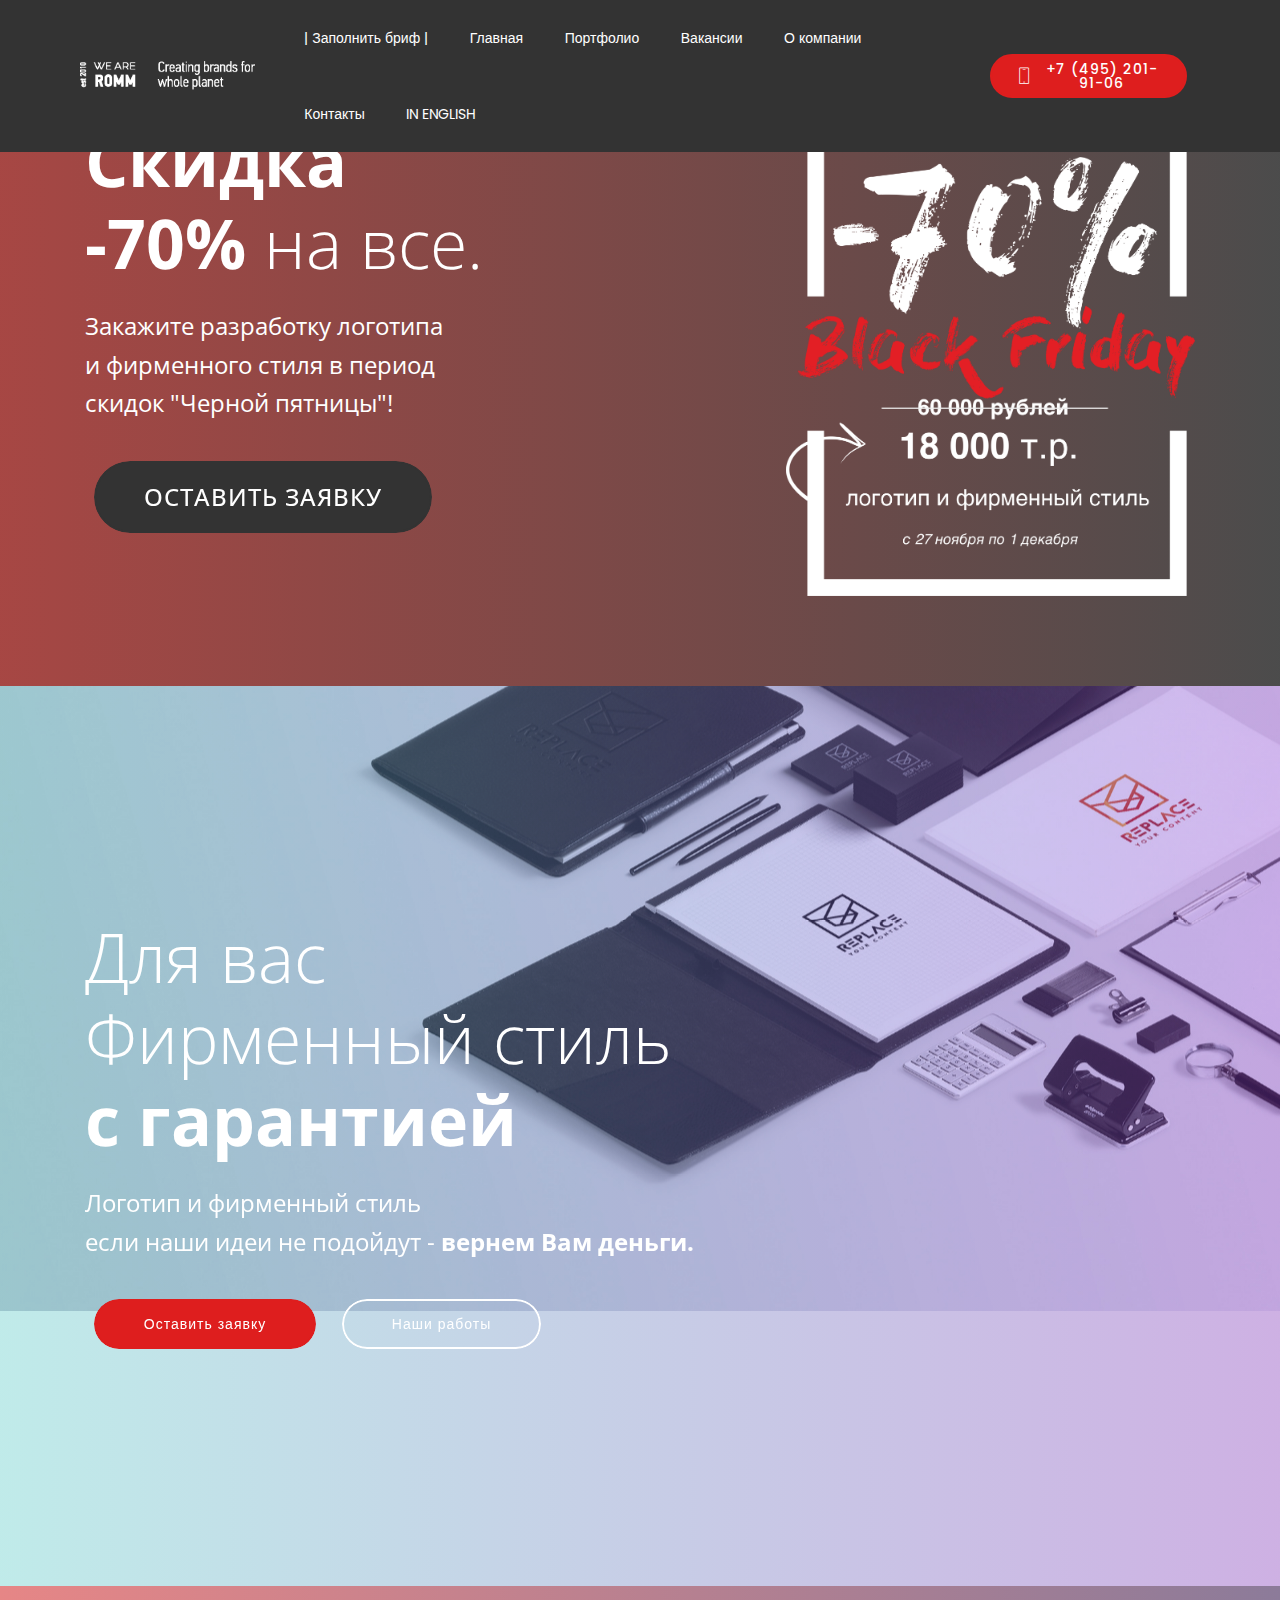
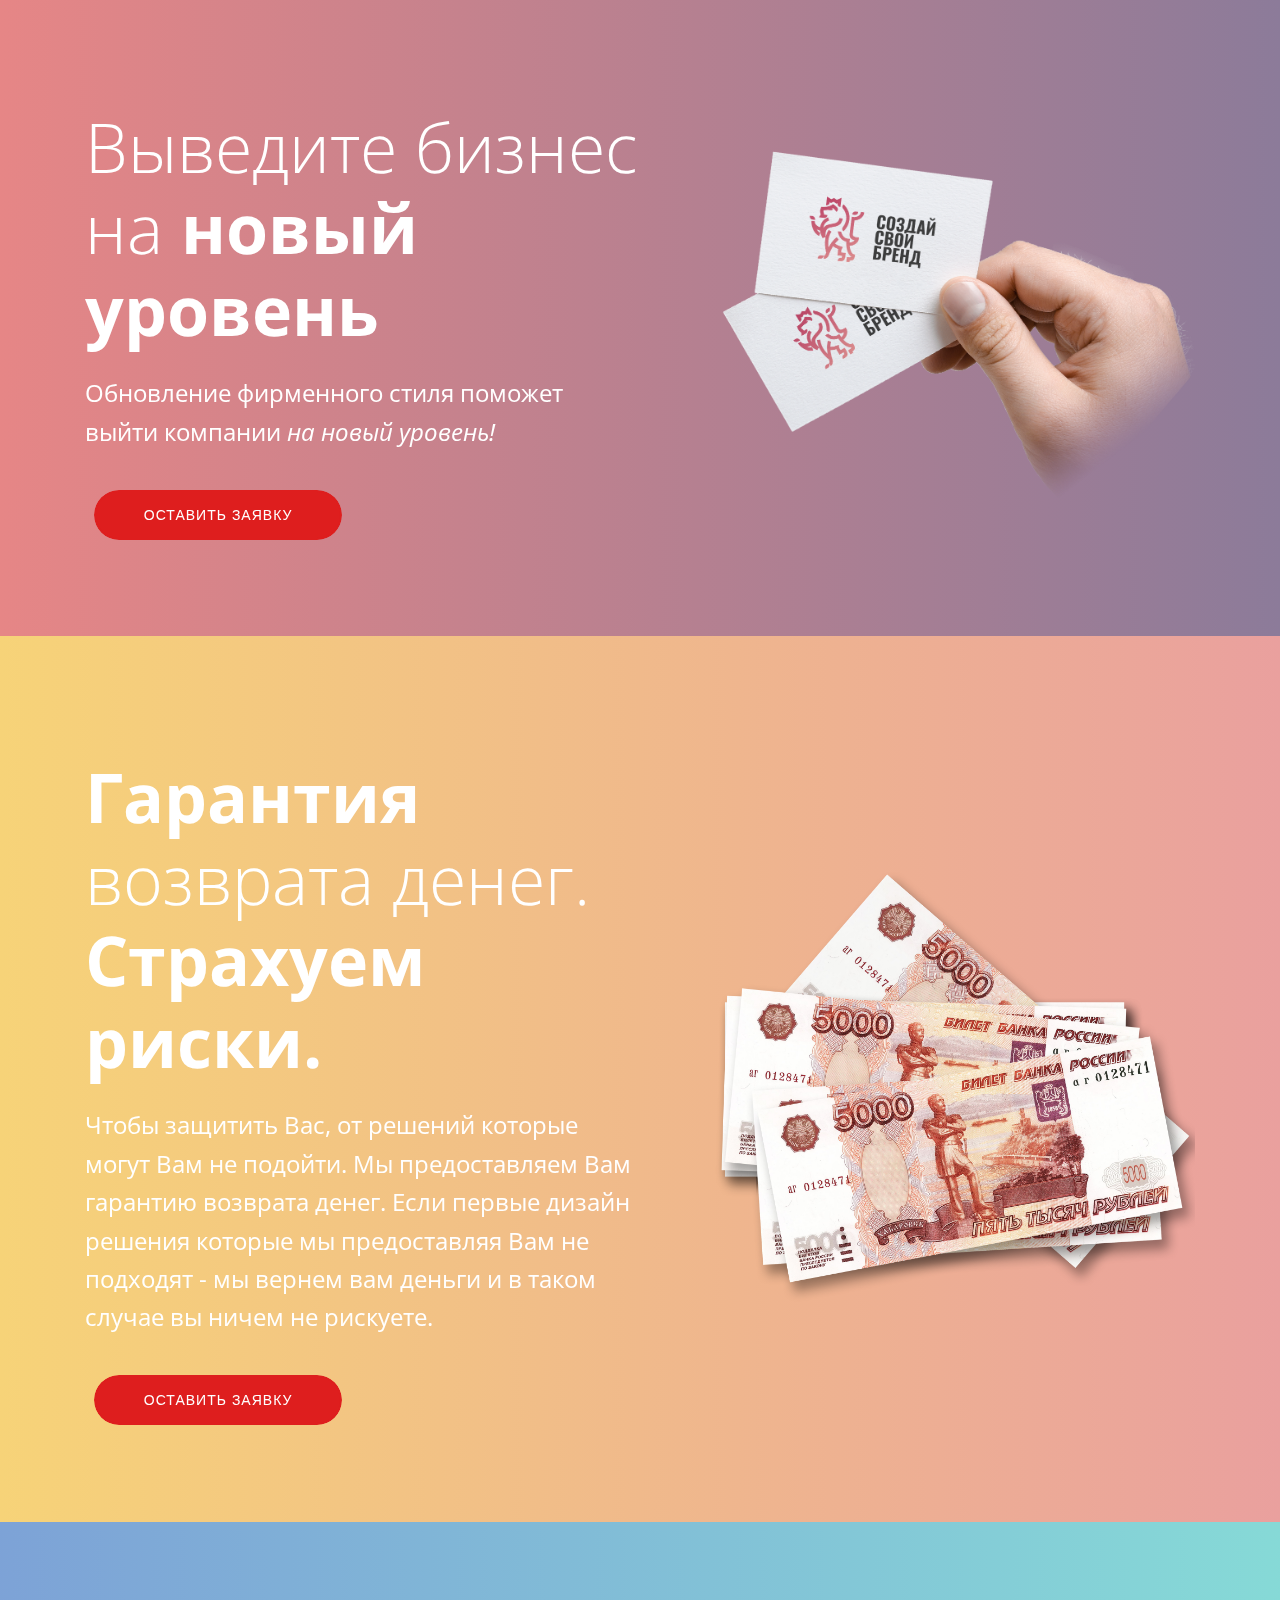
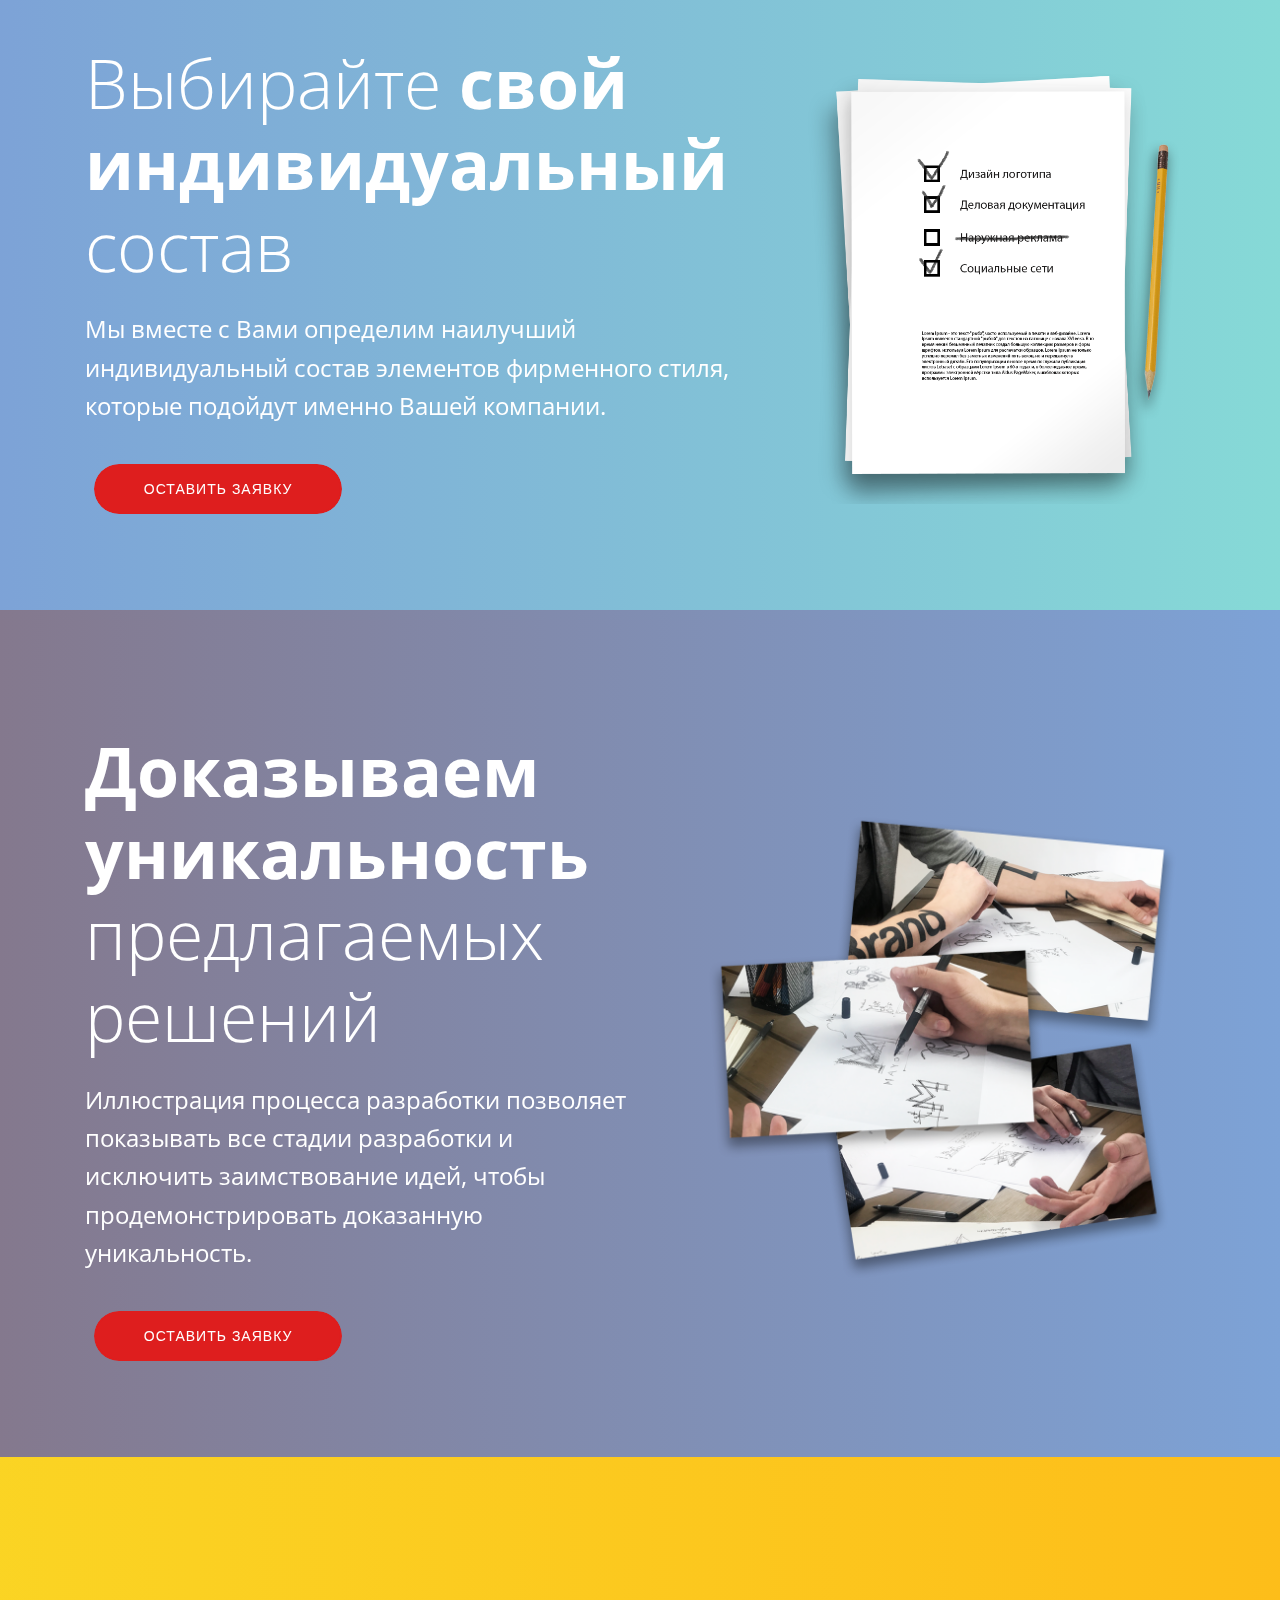
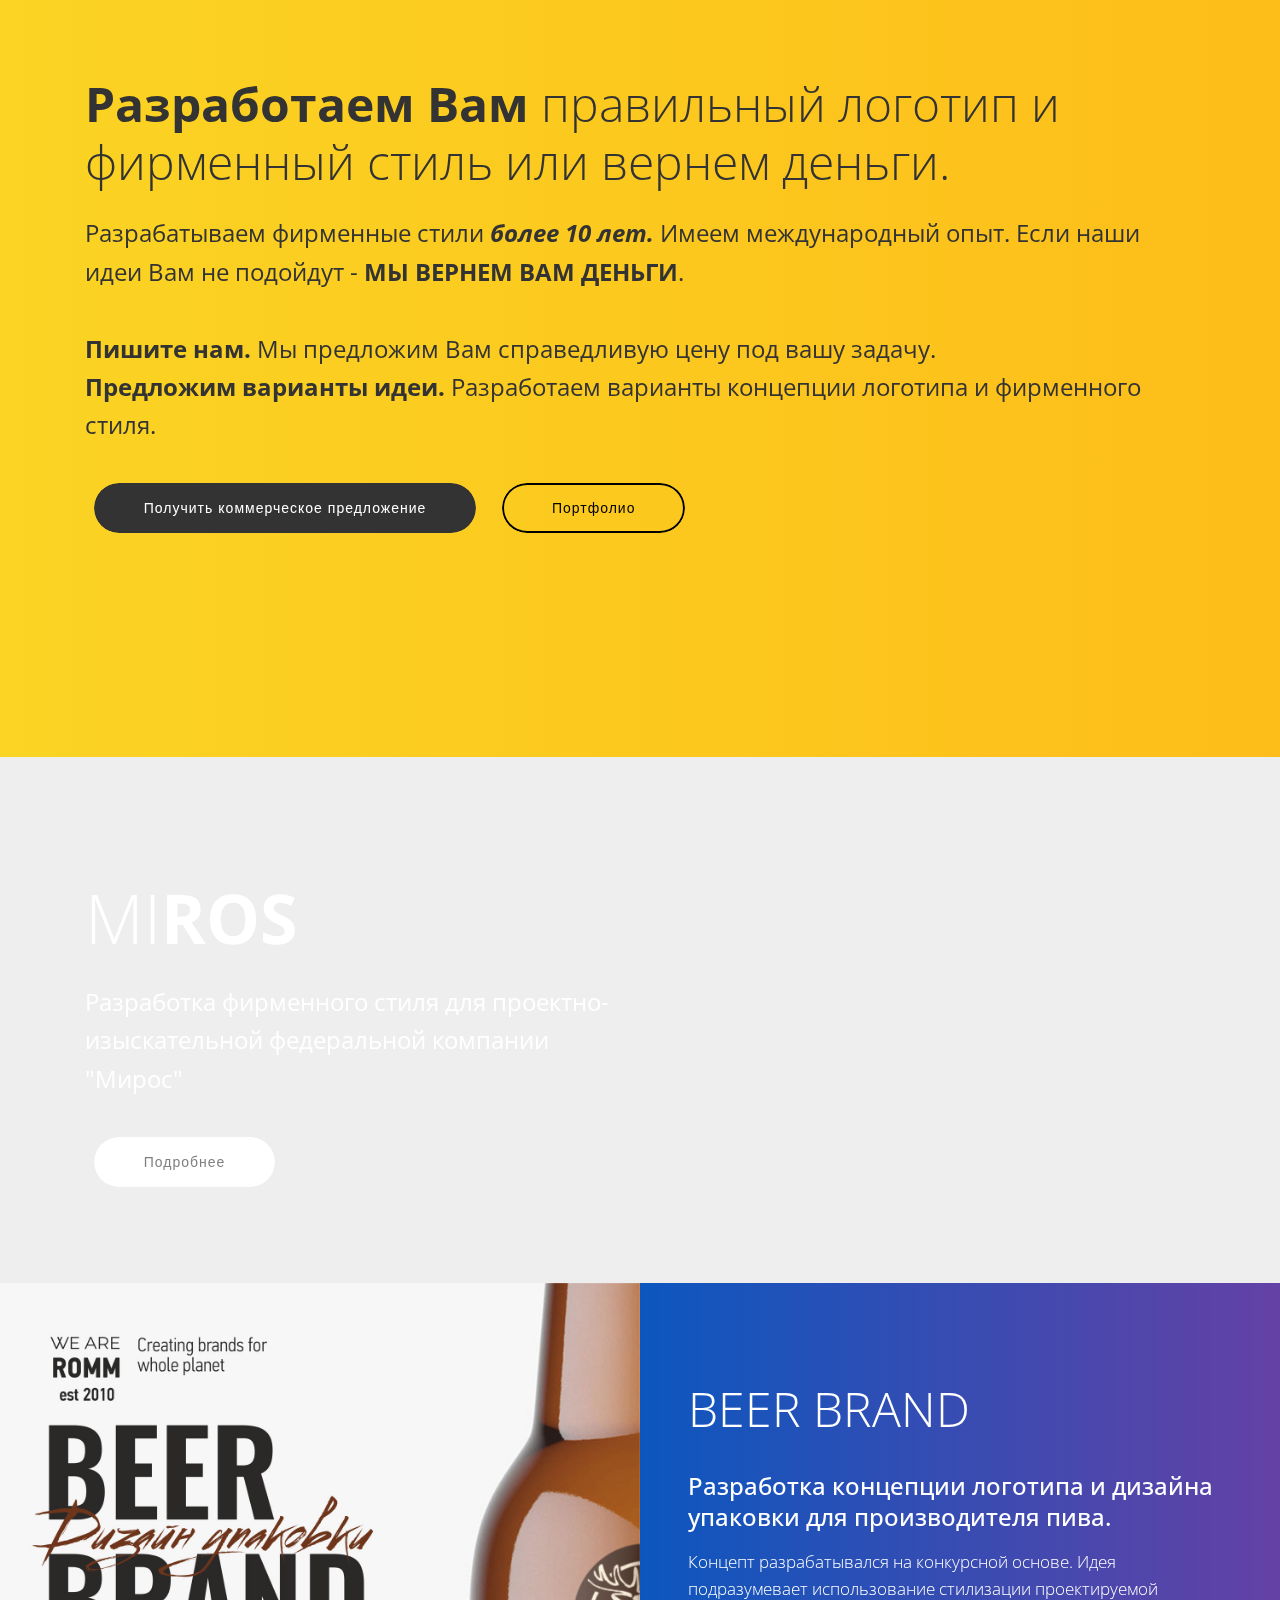
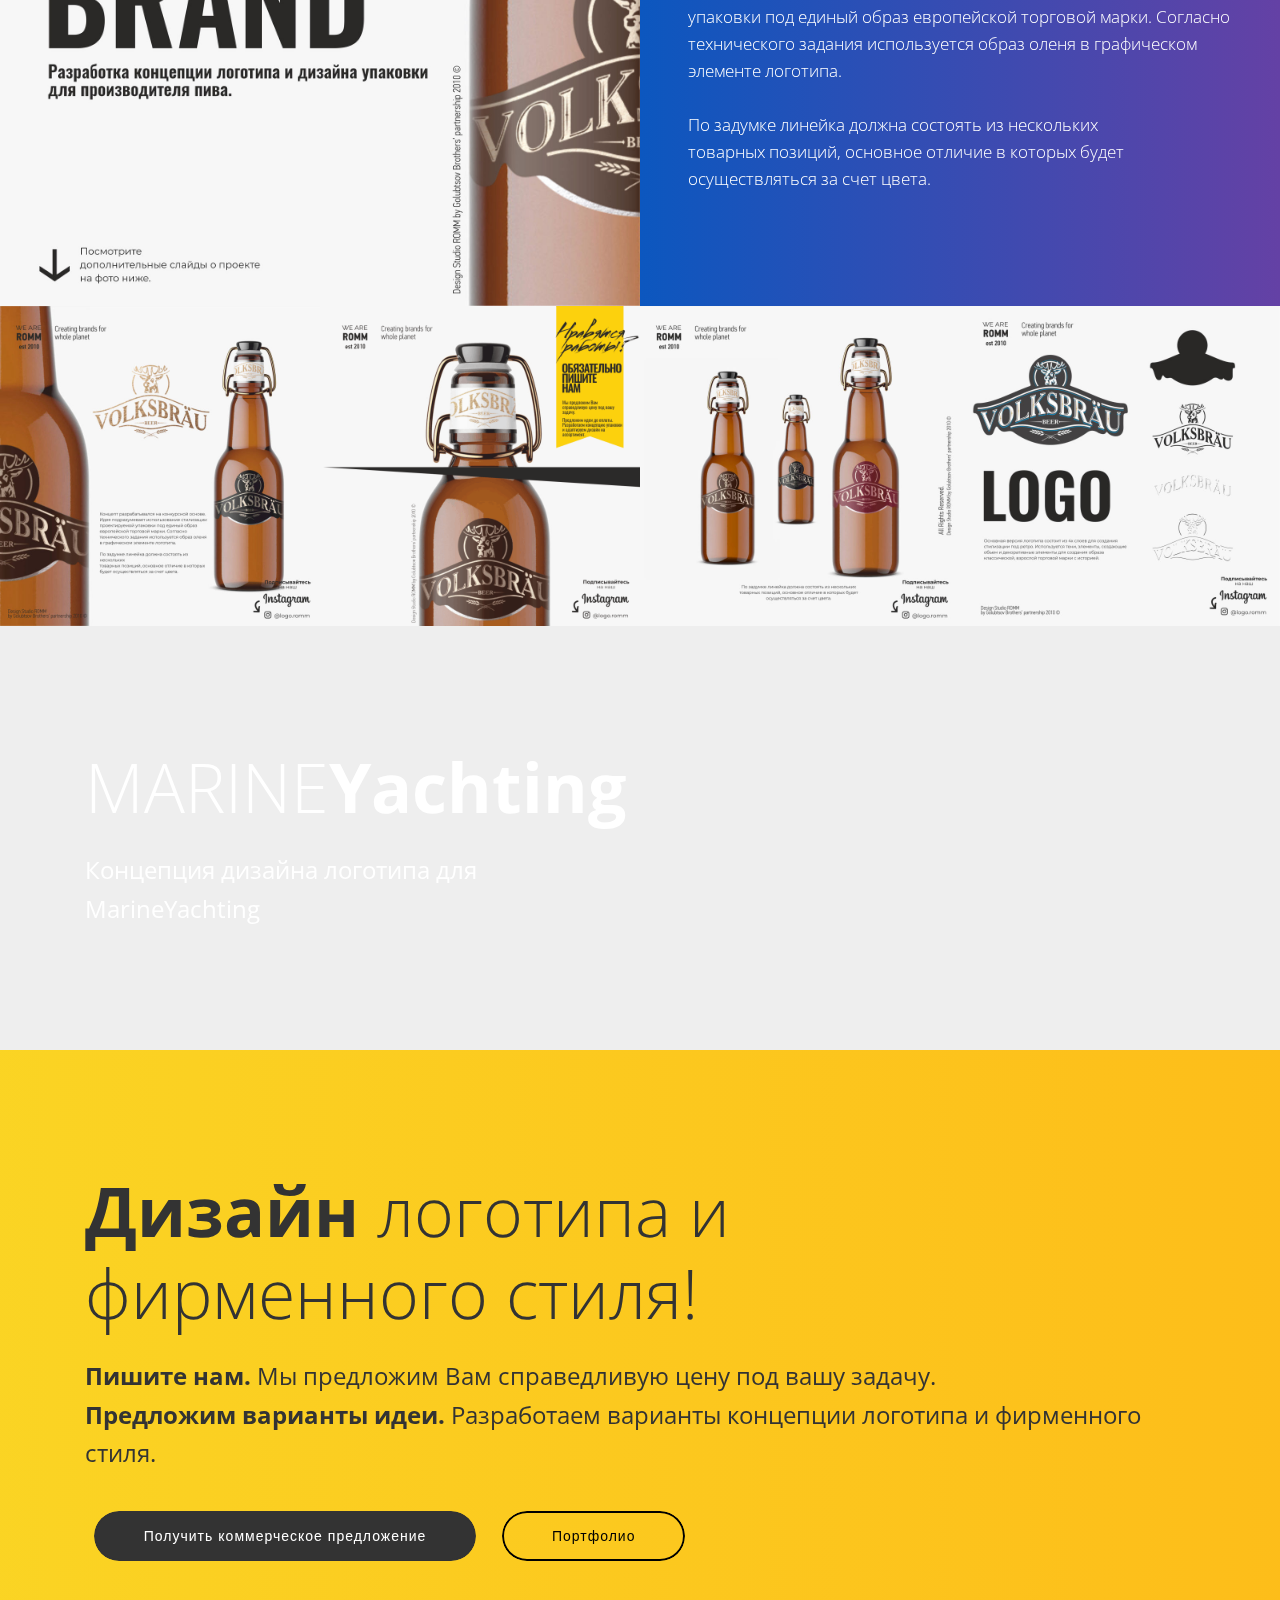
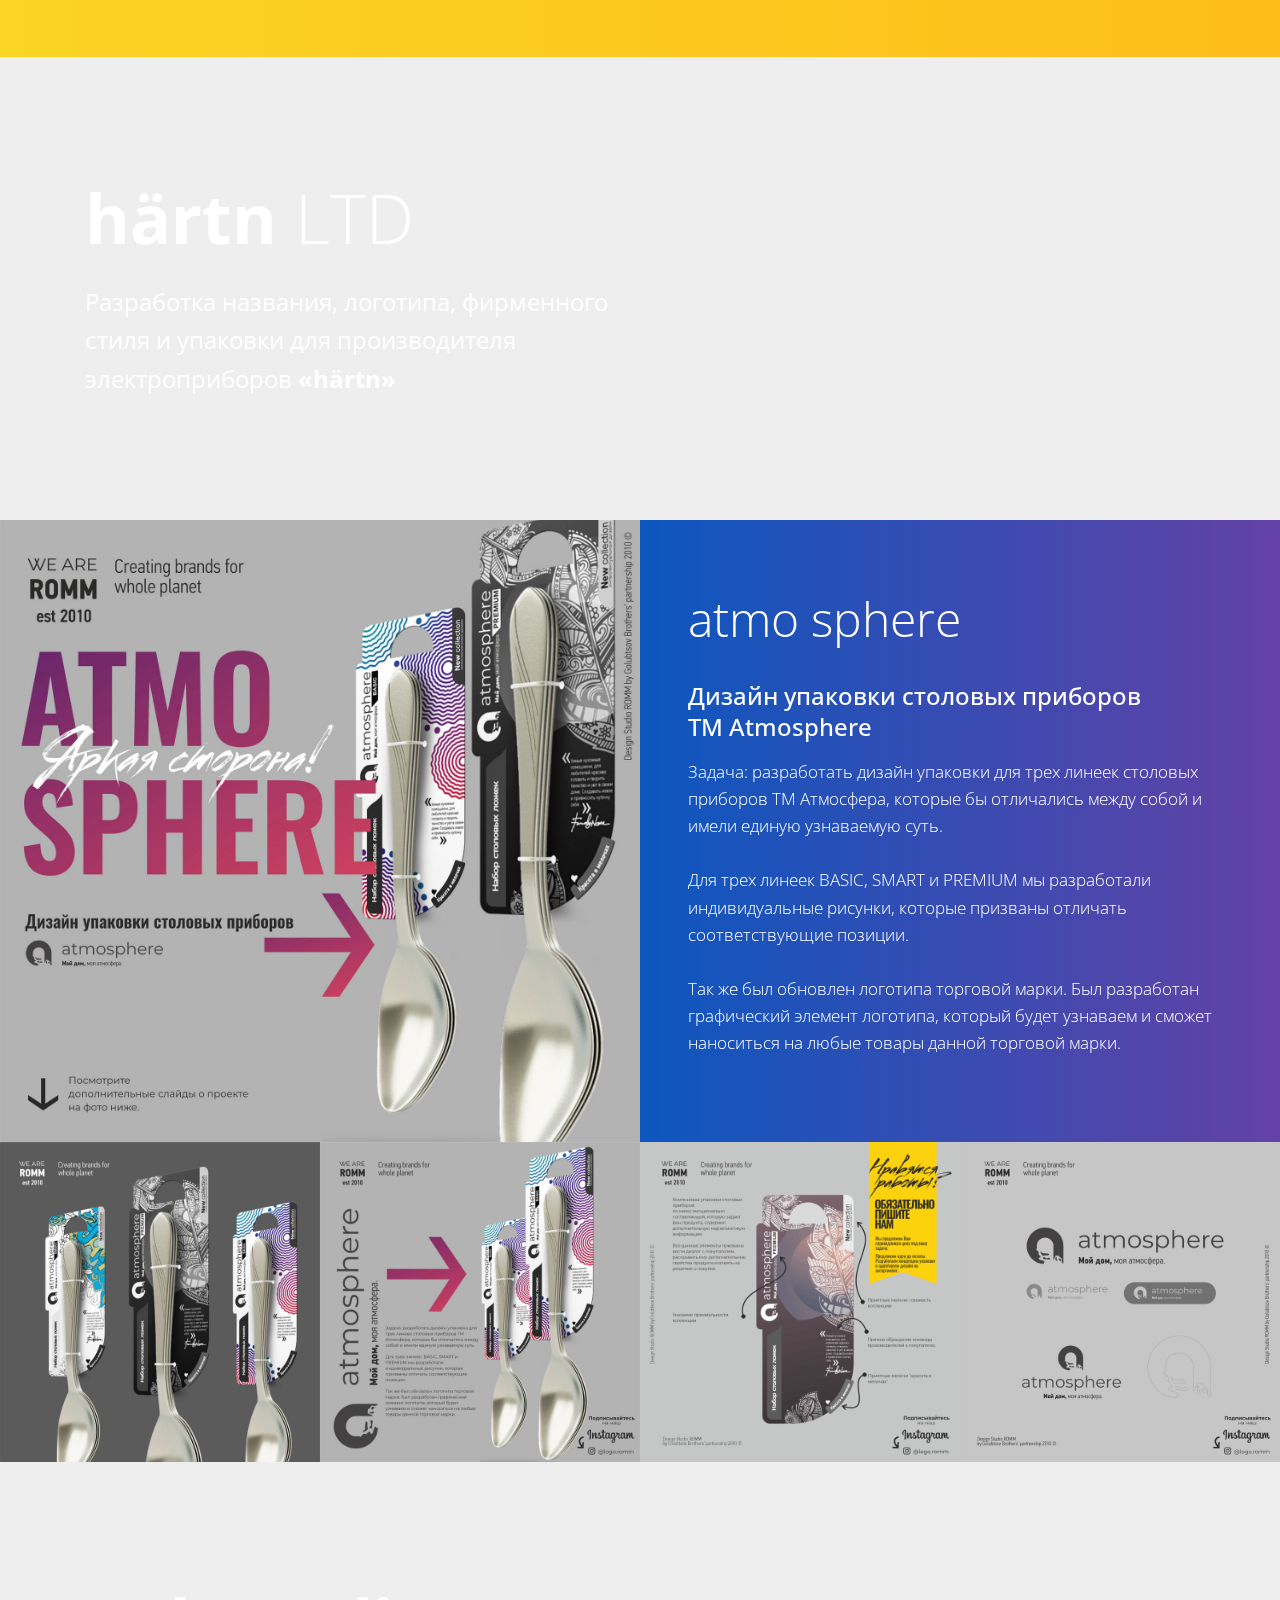
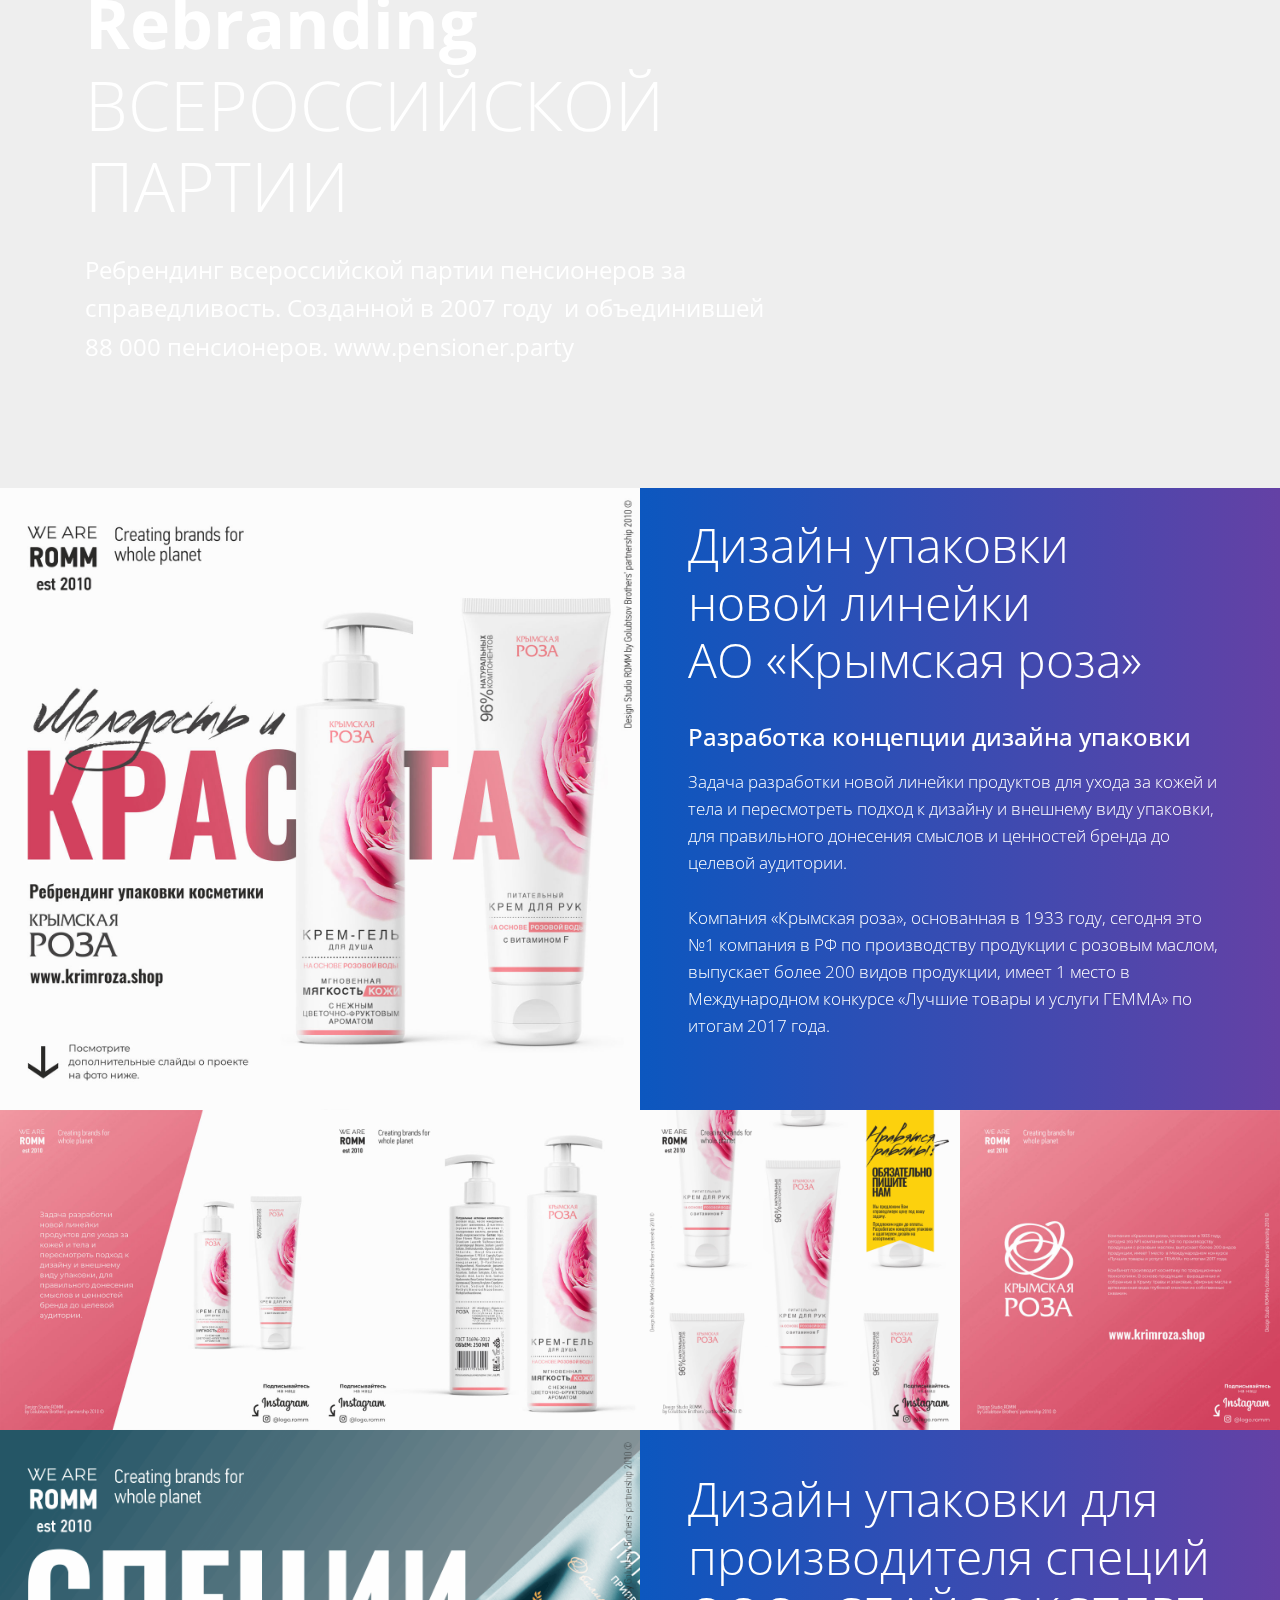
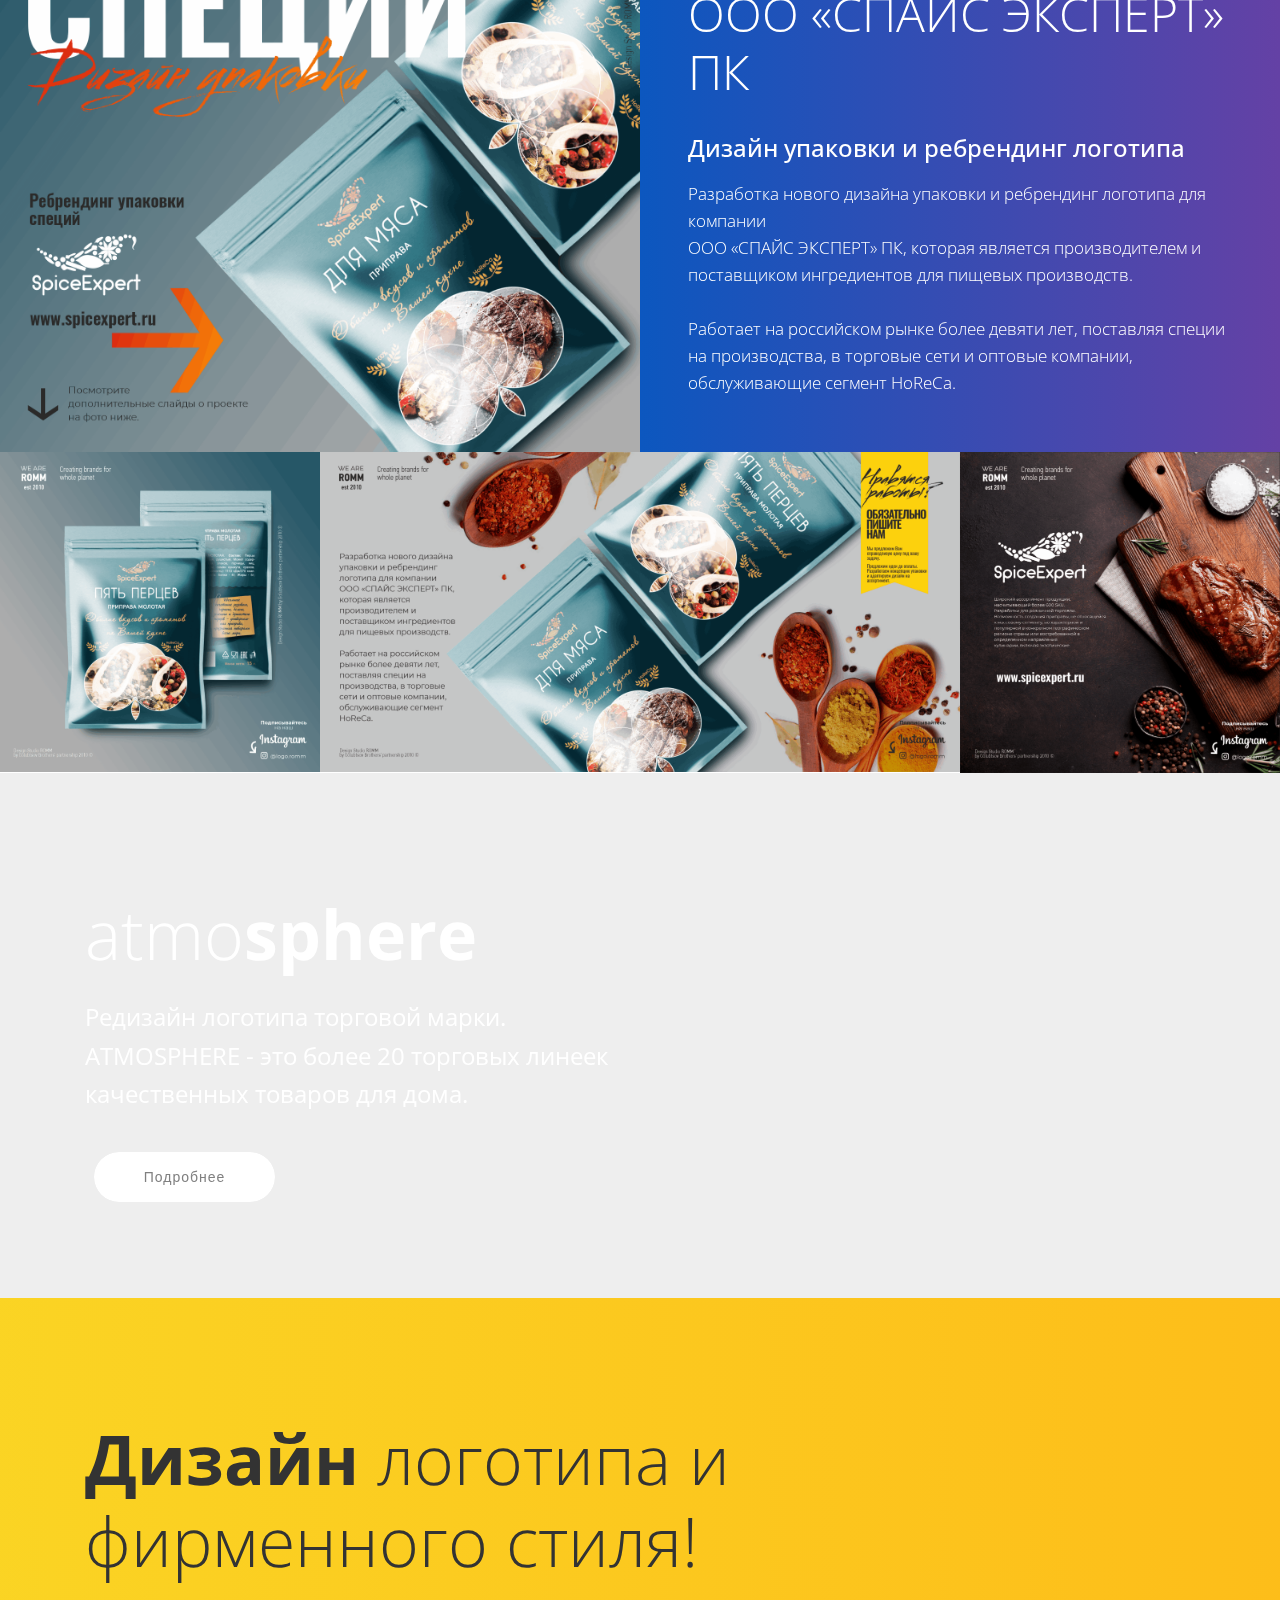
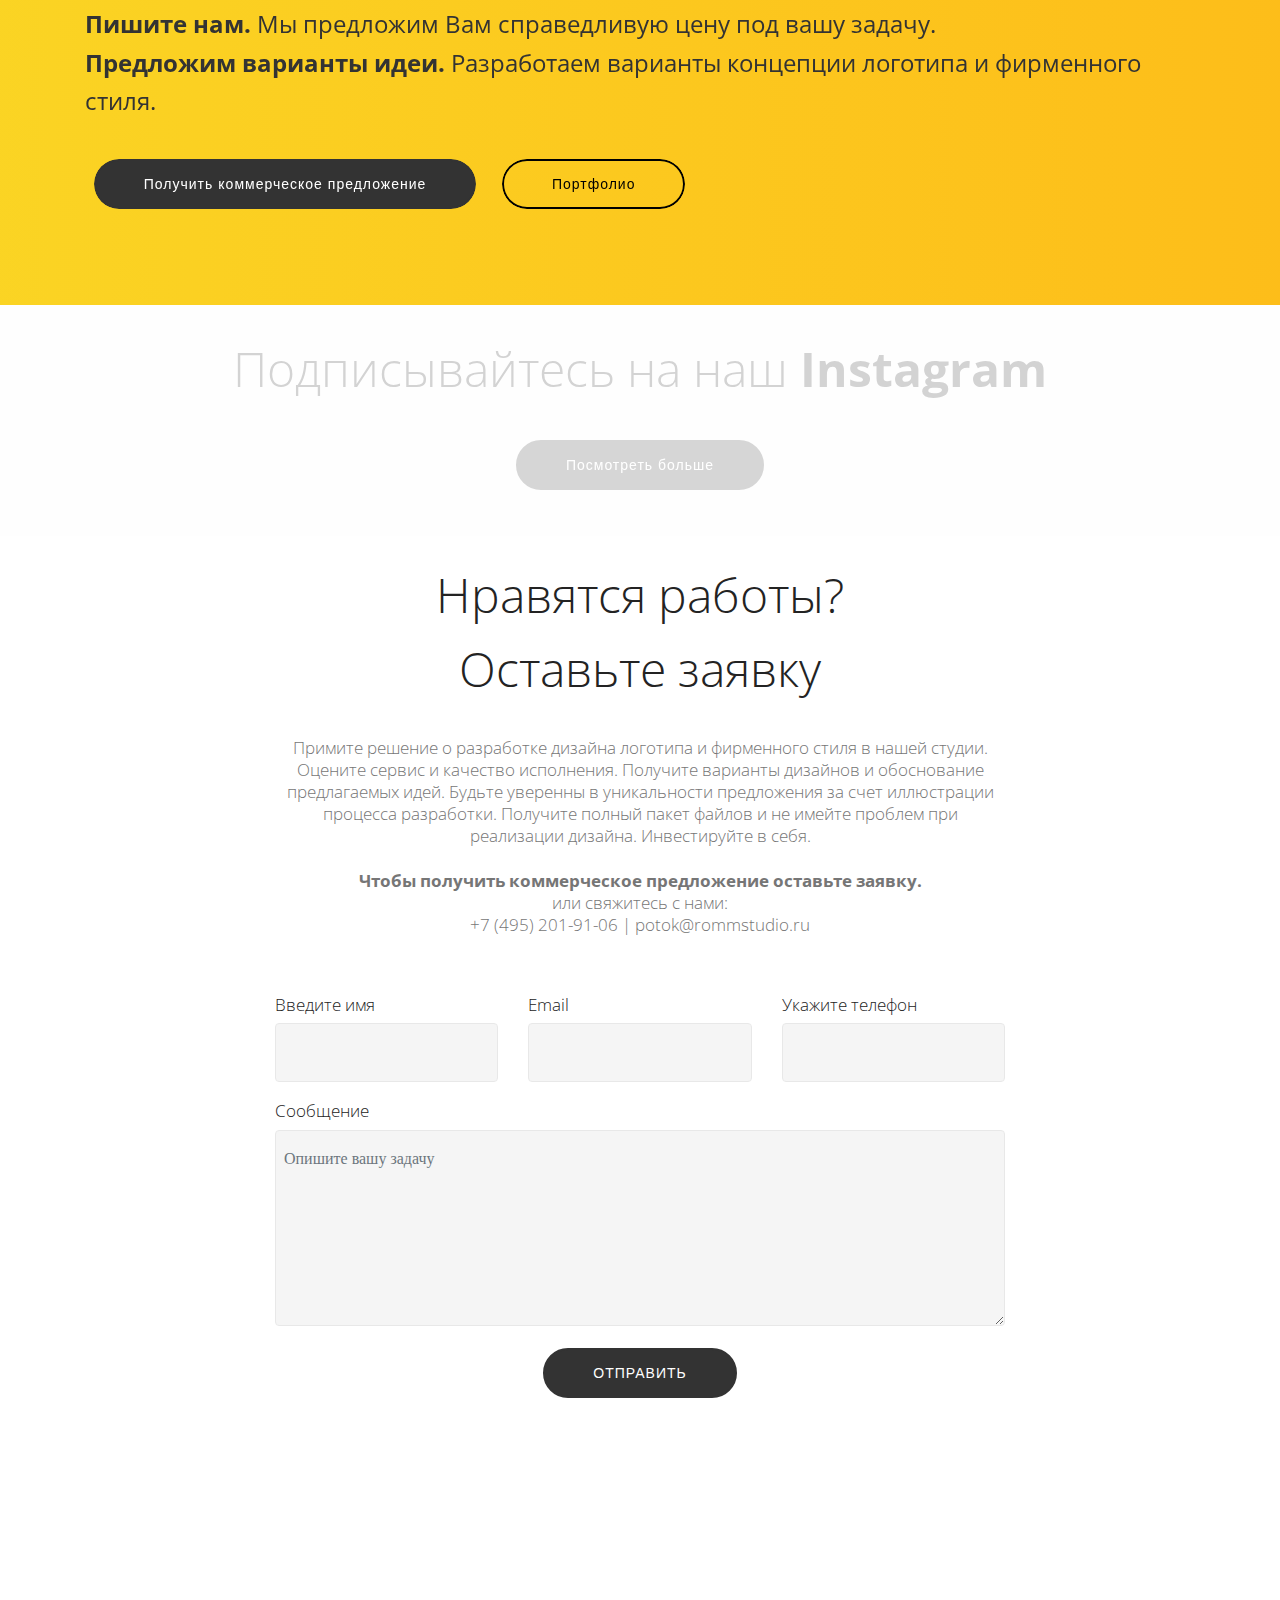
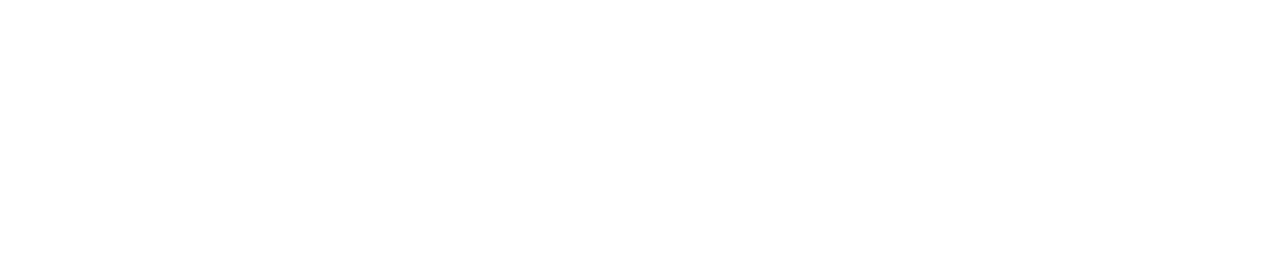
<file: index.html>
<!DOCTYPE html>
<html  >
<head>
  <!-- Site made with Mobirise Website Builder v4.11.5, https://mobirise.com -->
  <meta charset="UTF-8">
  <meta http-equiv="X-UA-Compatible" content="IE=edge">
  <meta name="generator" content="Mobirise v4.11.5, mobirise.com">
  <meta name="viewport" content="width=device-width, initial-scale=1, minimum-scale=1">
  <link rel="shortcut icon" href="assets/images/favicon-128x128.png" type="image/x-icon">
  <meta name="description" content="Дизайн студия РОММ основанная в 2010 году.
Создание бренда, дизайн упаковки, корпоративная айдентика, фирменный стиль, 
разработка логотипа. Нейминг.">
  
  <title>Home</title>
  <link rel="stylesheet" href="assets/web/assets/mobirise-icons/mobirise-icons.css">
  <link rel="stylesheet" href="assets/tether/tether.min.css">
  <link rel="stylesheet" href="assets/bootstrap/css/bootstrap.min.css">
  <link rel="stylesheet" href="assets/bootstrap/css/bootstrap-reboot.min.css">
  <link rel="stylesheet" href="assets/bootstrap/css/bootstrap-grid.min.css">
  <link rel="stylesheet" href="assets/dropdown/css/style.css">
  <link rel="stylesheet" href="assets/socicon/css/styles.css">
  <link rel="stylesheet" href="assets/style.css">
  <link rel="stylesheet" href="assets/slick.css">
  <link rel="stylesheet" href="assets/theme/css/style.css">
  <link rel="stylesheet" href="assets/gallery/style.css">
  <link rel="preload" as="style" href="assets/mobirise/css/mbr-additional.css"><link rel="stylesheet" href="assets/mobirise/css/mbr-additional.css" type="text/css">
  
  
  
</head>
<body>
  <section class="menu cid-rGhDL5xLQ6" once="menu" id="menu1-4w">

    

    <nav class="navbar navbar-dropdown beta-menu align-items-center navbar-fixed-top navbar-toggleable-sm">
        
        <div class="menu-bottom">

            <div class="menu-logo">
                <div class="navbar-brand">
                <span class="navbar-logo">
                    <a href="index.html">
                        <img src="assets/images/14.gif" alt="Mobirise" title="" style="height: 3.8rem;">
                    </a>
                </span>
                
                </div>
                <button class="navbar-toggler navbar-toggler-right" type="button" data-toggle="collapse" data-target="#navbarSupportedContent" aria-controls="navbarSupportedContent" aria-expanded="false" aria-label="Toggle navigation">
                    <div class="hamburger">
                        <span></span>
                        <span></span>
                        <span></span>
                        <span></span>
                    </div>
                </button>
            </div>
            <div class="collapse navbar-collapse" id="navbarSupportedContent">
                <ul class="navbar-nav nav-dropdown js-float-line" data-app-modern-menu="true"><li class="nav-item"><a class="nav-link link mbr-white text-white display-4" href="https://romm.pro/brief/" target="_blank">| Заполнить бриф |</a></li><li class="nav-item"><a class="nav-link link mbr-white text-white display-4" href="index.html">Главная</a></li><li class="nav-item"><a class="nav-link link mbr-white text-white display-4" href="Portfolio.html">Портфолио</a></li><li class="nav-item"><a class="nav-link link mbr-white text-white display-4" href="vacancies.html">Вакансии</a></li><li class="nav-item"><a class="nav-link link mbr-white text-white display-4" href="company.html">О компании</a></li><li class="nav-item">
                        <a class="nav-link link mbr-white text-white display-4" href="Contacts.html">Контакты</a>
                    </li>
                    <li class="nav-item">
                        <a class="nav-link link mbr-white text-white display-4" href="https://www.romm.pro/our-portfolio/" target="_blank">IN ENGLISH</a>
                    </li></ul>
                <div class="navbar-buttons mbr-section-btn"><a class="btn btn-sm btn-primary display-4" href="tel:+74952019106"><span class="mbri-mobile mbr-iconfont mbr-iconfont-btn"></span>
                    
                        +7 (495) 201-91-06</a></div>
            </div>
        </div>
    </nav>
</section>

<section class="header2 cid-rJ2T3RWEix" data-bg-video="https://www.youtube.com/watch?v=36YgDDJ7XSc" id="header2-72">

    

    <div class="mbr-overlay" style="opacity: 0.8;">
    </div>

    <div class="container">
        <div class="media-container-row">
            <div class="media-content">
                <h1 class="mbr-section-title mbr-white pb-3 mbr-fonts-style display-1"><strong>Скидка </strong><br><strong>-70%</strong> на все.</h1><h5></h5>
                <div class="mbr-section-text mbr-white pb-3 ">
                    <p class="mbr-text mbr-fonts-style display-5">Закажите разработку логотипа<br>и фирменного стиля в период<br>скидок "Черной пятницы"!</p>
                </div>
                <div class="mbr-section-btn"><a class="btn btn-md btn-bgr btn-danger display-5" href="index.html#form1-e">ОСТАВИТЬ ЗАЯВКУ</a></div>
            </div>
            <div class="mbr-figure" style="width: 70%;">
                <img src="assets/images/black-friday.png" alt="Mobirise" title="">
            </div>
        </div>
    </div>
</section>

<section class="header1 cid-rIxecFGkUd mbr-fullscreen mbr-parallax-background" id="header1-64">

    

    <div class="mbr-overlay" style="opacity: 0.3;">
    </div>

    <div class="container">
        <div class="media-container-row">
            <div class="media-content" style="width: 65%;">
                <h1 class="mbr-section-title align-left mbr-white pb-3 mbr-fonts-style display-1">Для вас<br>Фирменный стиль<br><strong>с гарантией</strong></h1>
                <div class="mbr-section-text mbr-white pb-3 align-left ">
                    <p class="mbr-text mbr-fonts-style display-5">Логотип и фирменный стиль<br>если наши идеи не подойдут - <strong>вернем Вам деньги.</strong></p>
                </div>
                <div class="mbr-section-btn"><a class="btn btn-md btn-bgr btn-primary display-4" href="index.html#form1-e">Оставить заявку</a>
                    <a class="btn btn-md btn-white-outline btn-bgr display-4" href="Portfolio.html">Наши работы</a></div>
            </div>
        </div>
    </div>

</section>

<section class="header2 cid-rIJbFr7U3v" id="header2-6v" data-bg-video="https://www.youtube.com/watch?v=36YgDDJ7XSc">

    

    <div class="mbr-overlay" style="opacity: 0.5;">
    </div>

    <div class="container">
        <div class="media-container-row">
            <div class="media-content">
                <h1 class="mbr-section-title mbr-white pb-3 mbr-fonts-style display-1">Выведите бизнес на <strong>новый уровень</strong></h1>
                <div class="mbr-section-text mbr-white pb-3 ">
                    <p class="mbr-text mbr-fonts-style display-5">Обновление фирменного стиля поможет выйти компании <em>на новый уровень!</em><br></p>
                </div>
                <div class="mbr-section-btn"><a class="btn btn-md btn-bgr btn-primary display-4" href="index.html#form1-e">ОСТАВИТЬ ЗАЯВКУ</a></div>
            </div>
            <div class="mbr-figure" style="width: 95%;">
                <img src="assets/images/4.png" alt="Mobirise" title="">
            </div>
        </div>
    </div>
</section>

<section class="header2 cid-rIJbIRWHqA mbr-parallax-background" id="header2-6w">

    

    <div class="mbr-overlay" style="opacity: 0.5;">
    </div>

    <div class="container">
        <div class="media-container-row">
            <div class="media-content">
                <h1 class="mbr-section-title mbr-white pb-3 mbr-fonts-style display-1"><strong>Гарантия</strong> возврата денег. <strong>Страхуем риски.</strong></h1>
                <div class="mbr-section-text mbr-white pb-3 ">
                    <p class="mbr-text mbr-fonts-style display-5">Чтобы защитить Вас, от решений которые могут Вам не подойти. Мы предоставляем Вам гарантию возврата денег. Если первые дизайн решения которые мы предоставляя Вам не подходят - мы вернем вам деньги и в таком случае вы ничем не рискуете.<br></p>
                </div>
                <div class="mbr-section-btn"><a class="btn btn-md btn-bgr btn-primary display-4" href="index.html#form1-e">ОСТАВИТЬ ЗАЯВКУ</a></div>
            </div>
            <div class="mbr-figure" style="width: 95%;">
                <img src="assets/images/1766.png" alt="Mobirise" title="">
            </div>
        </div>
    </div>
</section>

<section class="header2 cid-rIJbJzpdF0 mbr-parallax-background" id="header2-6x">

    

    <div class="mbr-overlay" style="opacity: 0.5;">
    </div>

    <div class="container">
        <div class="media-container-row">
            <div class="media-content">
                <h1 class="mbr-section-title mbr-white pb-3 mbr-fonts-style display-1">Выбирайте <strong>свой индивидуальный</strong> состав</h1>
                <div class="mbr-section-text mbr-white pb-3 ">
                    <p class="mbr-text mbr-fonts-style display-5">Мы вместе с Вами определим наилучший индивидуальный состав элементов фирменного стиля, которые подойдут именно Вашей компании.&nbsp;<br></p>
                </div>
                <div class="mbr-section-btn"><a class="btn btn-md btn-bgr btn-primary display-4" href="index.html#form1-e">ОСТАВИТЬ ЗАЯВКУ</a></div>
            </div>
            <div class="mbr-figure" style="width: 65%;">
                <img src="assets/images/2.png" alt="Mobirise" title="">
            </div>
        </div>
    </div>
</section>

<section class="header2 cid-rIJbKvljRU mbr-parallax-background" id="header2-6y">

    

    <div class="mbr-overlay" style="opacity: 0.5;">
    </div>

    <div class="container">
        <div class="media-container-row">
            <div class="media-content">
                <h1 class="mbr-section-title mbr-white pb-3 mbr-fonts-style display-1"><strong>Доказываем уникальность</strong> предлагаемых решений</h1>
                <div class="mbr-section-text mbr-white pb-3 ">
                    <p class="mbr-text mbr-fonts-style display-5">Иллюстрация процесса разработки позволяет показывать все стадии разработки и исключить заимствование идей, чтобы продемонстрировать доказанную уникальность.<br></p>
                </div>
                <div class="mbr-section-btn"><a class="btn btn-md btn-bgr btn-primary display-4" href="index.html#form1-e">ОСТАВИТЬ ЗАЯВКУ</a></div>
            </div>
            <div class="mbr-figure" style="width: 95%;">
                <img src="assets/images/3.png" alt="Mobirise" title="">
            </div>
        </div>
    </div>
</section>

<section class="header1 cid-rGnqWSTlt5 mbr-fullscreen mbr-parallax-background" id="header1-58">

    

    <div class="mbr-overlay" style="opacity: 0.9;">
    </div>

    <div class="container">
        <div class="media-container-row">
            <div class="media-content" style="width: 100%;">
                <h1 class="mbr-section-title align-left mbr-white pb-3 mbr-fonts-style display-2"><strong>Разработаем Вам</strong>&nbsp;правильный логотип и<br> фирменный стиль или вернем деньги.</h1>
                <div class="mbr-section-text mbr-white pb-3 align-left ">
                    <p class="mbr-text mbr-fonts-style display-5">Разрабатываем фирменные стили<strong><em> более</em> <em>10 лет.</em></strong>&nbsp;Имеем международный опыт. Если наши идеи Вам не подойдут - <strong>МЫ ВЕРНЕМ ВАМ ДЕНЬГИ</strong>.<br><br><strong>Пишите нам. </strong>Мы предложим Вам справедливую цену под вашу задачу. <br><strong>Предложим варианты идеи.</strong> Разработаем варианты концепции логотипа и фирменного стиля.</p>
                </div>
                <div class="mbr-section-btn"><a class="btn btn-md btn-bgr btn-black display-4" href="index.html#form1-e">Получить коммерческое предложение</a> <a class="btn btn-md btn-bgr btn-black-outline display-4" href="Portfolio.html">Портфолио</a></div>
            </div>
        </div>
    </div>

</section>

<section class="header1 cid-rGz6ugyoFL mbr-parallax-background" id="header1-5s">

    

    <div class="mbr-overlay" style="opacity: 0;">
    </div>

    <div class="container">
        <div class="media-container-row">
            <div class="media-content" style="width: 50%;">
                <h1 class="mbr-section-title align-left mbr-white pb-3 mbr-fonts-style display-1">MI<strong>ROS</strong></h1>
                <div class="mbr-section-text mbr-white pb-3 align-left ">
                    <p class="mbr-text mbr-fonts-style display-5">Разработка фирменного стиля для проектно-изыскательной федеральной компании "Мирос"</p>
                </div>
                <div class="mbr-section-btn"><a class="btn btn-md btn-bgr btn-white display-4" href="portfolio_miros.html">Подробнее<br></a></div>
            </div>
        </div>
    </div>

</section>

<section class="features1 cid-rGhB7ZUoZ9" id="features1-4l">

    

    <div class="container-fluid">
        <div class="row content-row">
            <div class="mbr-figure col-lg-6">
              <img src="assets/images/001-1500x1460.jpg" alt="" title="">
            </div>
            <div class="media-content px-5  mbr-white py-4 col-lg-6">
              <div class="mbr-overlay" style="opacity: 1;">
              </div>
              <div class="content-block">
                <h2 class="mbr-section-title mbr-fonts-style pb-4 display-2">BEER BRAND</h2>
                <h3 class="mbr-section-subtitle mbr-fonts-style pb-2 display-5">Разработка концепции логотипа и дизайна упаковки для производителя пива.&nbsp;</h3>
                <p class="mbr-text testimonial-text mbr-fonts-style display-7">Концепт разрабатывался на конкурсной основе. Идея подразумевает использование стилизации проектируемой упаковки под единый образ европейской торговой марки. Согласно технического задания используется образ оленя в графическом элементе логотипа. 
<br>
<br>По задумке линейка должна состоять из нескольких 
<br>товарных позиций, основное отличие в которых будет осуществляться за счет цвета.&nbsp;<br></p>
              </div>
            </div>
        </div>
    </div>
</section>

<section class="mbr-gallery mbr-slider-carousel cid-rGj5NBZFhz" id="gallery4-4y">

    

    <div>
        <div><!-- Gallery --><div class="gallery-row"><div class="mbr-gallery-layout-default"><div><div class="row-first row justify-content-center m-0"><div class="mbr-gallery-item col-lg-3 col-md-6 col-sm-12 p-0" data-video-url="false"><div href="#lb-gallery4-4y" data-slide-to="0" data-toggle="modal"><img src="assets/images/002-1500x1500-800x800.jpg" alt="" title=""><span class="icon-focus"></span></div></div><div class="mbr-gallery-item col-lg-3 col-md-6 col-sm-12 p-0" data-video-url="false"><div href="#lb-gallery4-4y" data-slide-to="1" data-toggle="modal"><img src="assets/images/003-1-1500x1500-800x800.png" alt="" title=""><span class="icon-focus"></span></div></div><div class="mbr-gallery-item col-lg-3 col-md-6 col-sm-12 p-0" data-video-url="false"><div href="#lb-gallery4-4y" data-slide-to="2" data-toggle="modal"><img src="assets/images/004-1500x1500-800x800.jpg" alt="" title=""><span class="icon-focus"></span></div></div><div class="mbr-gallery-item col-lg-3 col-md-6 col-sm-12 p-0" data-video-url="false"><div href="#lb-gallery4-4y" data-slide-to="3" data-toggle="modal"><img src="assets/images/005-1500x1500-800x800.jpg" alt="" title=""><span class="icon-focus"></span></div></div></div></div><div class="clearfix"></div></div></div><!-- Lightbox --><div data-app-prevent-settings="" class="mbr-slider modal fade carousel slide" tabindex="-1" data-keyboard="true" data-interval="false" id="lb-gallery4-4y"><div class="modal-dialog"><div class="modal-content"><div class="modal-body"><div class="carousel-inner"><div class="carousel-item active"><img src="assets/images/002-1500x1500.jpg" alt="" title=""></div><div class="carousel-item"><img src="assets/images/003-1-1500x1500.png" alt="" title=""></div><div class="carousel-item"><img src="assets/images/004-1500x1500.jpg" alt="" title=""></div><div class="carousel-item"><img src="assets/images/005-1500x1500.jpg" alt="" title=""></div></div><a class="carousel-control carousel-control-prev" role="button" data-slide="prev" href="#lb-gallery4-4y"><span class="mbri-left mbr-iconfont" aria-hidden="true"></span><span class="sr-only">Previous</span></a><a class="carousel-control carousel-control-next" role="button" data-slide="next" href="#lb-gallery4-4y"><span class="mbri-right mbr-iconfont" aria-hidden="true"></span><span class="sr-only">Next</span></a><a class="close" href="#" role="button" data-dismiss="modal"><span class="sr-only">Close</span></a></div></div></div></div></div>
    </div>

</section>

<section class="header1 cid-rGz6vNj2oc mbr-parallax-background" id="header1-5t">

    

    <div class="mbr-overlay" style="opacity: 0;">
    </div>

    <div class="container">
        <div class="media-container-row">
            <div class="media-content" style="width: 50%;">
                <h1 class="mbr-section-title align-left mbr-white pb-3 mbr-fonts-style display-1">MARINE<strong>Yachting</strong></h1>
                <div class="mbr-section-text mbr-white pb-3 align-left ">
                    <p class="mbr-text mbr-fonts-style display-5">Концепция дизайна логотипа для MarineYachting&nbsp;</p>
                </div>
                
            </div>
        </div>
    </div>

</section>

<section class="header1 cid-rGz7kEM2vY mbr-parallax-background" id="header1-5y">

    

    <div class="mbr-overlay" style="opacity: 0.9;">
    </div>

    <div class="container">
        <div class="media-container-row">
            <div class="media-content" style="width: 100%;">
                <h1 class="mbr-section-title align-left mbr-white pb-3 mbr-fonts-style display-1"><strong>Дизайн</strong>&nbsp;логотипа и<br> фирменного стиля!</h1>
                <div class="mbr-section-text mbr-white pb-3 align-left ">
                    <p class="mbr-text mbr-fonts-style display-5"><strong>Пишите нам. </strong>Мы предложим Вам справедливую цену под вашу задачу. <br><strong>Предложим варианты идеи.</strong> Разработаем варианты концепции логотипа и фирменного стиля.</p>
                </div>
                <div class="mbr-section-btn"><a class="btn btn-md btn-bgr btn-black display-4" href="index.html#form1-e">Получить коммерческое предложение</a> <a class="btn btn-md btn-bgr btn-black-outline display-4" href="Portfolio.html">Портфолио</a></div>
            </div>
        </div>
    </div>

</section>

<section class="header1 cid-rGz6xezTIQ mbr-parallax-background" id="header1-5u">

    

    <div class="mbr-overlay" style="opacity: 0;">
    </div>

    <div class="container">
        <div class="media-container-row">
            <div class="media-content" style="width: 50%;">
                <h1 class="mbr-section-title align-left mbr-white pb-3 mbr-fonts-style display-1"><strong>härtn</strong> LTD</h1>
                <div class="mbr-section-text mbr-white pb-3 align-left ">
                    <p class="mbr-text mbr-fonts-style display-5">Разработка названия, логотипа, фирменного стиля и упаковки для производителя электроприборов <strong>«härtn»</strong></p>
                </div>
                
            </div>
        </div>
    </div>

</section>

<section class="features1 cid-rGhBdZQGim" id="features1-4o">

    

    <div class="container-fluid">
        <div class="row content-row">
            <div class="mbr-figure col-lg-6">
              <img src="assets/images/001-1500x1458.jpg" alt="" title="">
            </div>
            <div class="media-content px-5  mbr-white py-4 col-lg-6">
              <div class="mbr-overlay" style="opacity: 1;">
              </div>
              <div class="content-block">
                <h2 class="mbr-section-title mbr-fonts-style pb-4 display-2">atmo
sphere</h2>
                <h3 class="mbr-section-subtitle mbr-fonts-style pb-2 display-5">Дизайн упаковки столовых приборов 
<div>ТМ Atmosphere</div></h3>
                <p class="mbr-text testimonial-text mbr-fonts-style display-7">Задача: разработать дизайн упаковки для трех линеек столовых приборов ТМ Атмосфера, которые бы отличались между собой и имели единую узнаваемую суть.
<br>
<br>Для трех линеек  BASIC, SMART и PREMIUM мы разработали индивидуальные рисунки, которые призваны отличать соответствующие позиции. 
<br>
<br>Так же был обновлен логотипа торговой марки. Был разработан графический элемент логотипа, который будет узнаваем и сможет наноситься на любые товары данной торговой марки.</p>
              </div>
            </div>
        </div>
    </div>
</section>

<section class="mbr-gallery mbr-slider-carousel cid-rGj9uYrFLa" id="gallery4-50">

    

    <div>
        <div><!-- Gallery --><div class="gallery-row"><div class="mbr-gallery-layout-default"><div><div class="row-first row justify-content-center m-0"><div class="mbr-gallery-item col-lg-3 col-md-6 col-sm-12 p-0" data-video-url="false"><div href="#lb-gallery4-50" data-slide-to="0" data-toggle="modal"><img src="assets/images/002-1-1500x1500-800x800.jpg" alt="" title=""><span class="icon-focus"></span></div></div><div class="mbr-gallery-item col-lg-3 col-md-6 col-sm-12 p-0" data-video-url="false"><div href="#lb-gallery4-50" data-slide-to="1" data-toggle="modal"><img src="assets/images/003-1-1500x1500-800x800.jpg" alt="" title=""><span class="icon-focus"></span></div></div><div class="mbr-gallery-item col-lg-3 col-md-6 col-sm-12 p-0" data-video-url="false"><div href="#lb-gallery4-50" data-slide-to="2" data-toggle="modal"><img src="assets/images/004-3-1500x1500-800x800.png" alt="" title=""><span class="icon-focus"></span></div></div><div class="mbr-gallery-item col-lg-3 col-md-6 col-sm-12 p-0" data-video-url="false"><div href="#lb-gallery4-50" data-slide-to="3" data-toggle="modal"><img src="assets/images/005-1-1500x1500-800x800.jpg" alt="" title=""><span class="icon-focus"></span></div></div></div></div><div class="clearfix"></div></div></div><!-- Lightbox --><div data-app-prevent-settings="" class="mbr-slider modal fade carousel slide" tabindex="-1" data-keyboard="true" data-interval="false" id="lb-gallery4-50"><div class="modal-dialog"><div class="modal-content"><div class="modal-body"><div class="carousel-inner"><div class="carousel-item active"><img src="assets/images/002-1-1500x1500.jpg" alt="" title=""></div><div class="carousel-item"><img src="assets/images/003-1-1500x1500.jpg" alt="" title=""></div><div class="carousel-item"><img src="assets/images/004-3-1500x1500.png" alt="" title=""></div><div class="carousel-item"><img src="assets/images/005-1-1500x1500.jpg" alt="" title=""></div></div><a class="carousel-control carousel-control-prev" role="button" data-slide="prev" href="#lb-gallery4-50"><span class="mbri-left mbr-iconfont" aria-hidden="true"></span><span class="sr-only">Previous</span></a><a class="carousel-control carousel-control-next" role="button" data-slide="next" href="#lb-gallery4-50"><span class="mbri-right mbr-iconfont" aria-hidden="true"></span><span class="sr-only">Next</span></a><a class="close" href="#" role="button" data-dismiss="modal"><span class="sr-only">Close</span></a></div></div></div></div></div>
    </div>

</section>

<section class="header1 cid-rGz6yzRpft mbr-parallax-background" id="header1-5v">

    

    <div class="mbr-overlay" style="opacity: 0;">
    </div>

    <div class="container">
        <div class="media-container-row">
            <div class="media-content" style="width: 65%;">
                <h1 class="mbr-section-title align-left mbr-white pb-3 mbr-fonts-style display-1"><strong>Rebranding
 </strong>ВСЕРОССИЙСКОЙ ПАРТИИ<strong> 
</strong></h1>
                <div class="mbr-section-text mbr-white pb-3 align-left ">
                    <p class="mbr-text mbr-fonts-style display-5">Ребрендинг 
всероссийской партии 
пенсионеров за 
справедливость. Созданной в 2007 году &nbsp;и объединившей<br> 88 000 пенсионеров. www.pensioner.party</p>
                </div>
                
            </div>
        </div>
    </div>

</section>

<section class="features1 cid-rGhBMyXgEa" id="features1-4q">

    

    <div class="container-fluid">
        <div class="row content-row">
            <div class="mbr-figure col-lg-6">
              <img src="assets/images/001-1-1500x1458.jpg" alt="" title="">
            </div>
            <div class="media-content px-5  mbr-white py-4 col-lg-6">
              <div class="mbr-overlay" style="opacity: 1;">
              </div>
              <div class="content-block">
                <h2 class="mbr-section-title mbr-fonts-style pb-4 display-2">Дизайн упаковки
<div>новой линейки 
</div><div>АО «Крымская роза»</div></h2>
                <h3 class="mbr-section-subtitle mbr-fonts-style pb-2 display-5">Разработка концепции дизайна упаковки</h3>
                <p class="mbr-text testimonial-text mbr-fonts-style display-7">Задача разработки новой линейки продуктов для ухода за кожей и тела и пересмотреть подход к дизайну и внешнему виду упаковки, для правильного донесения смыслов и ценностей бренда до целевой аудитории.&nbsp;<br><br>Компания «Крымская роза», основанная в 1933 году, сегодня это №1 компания в РФ по производству продукции с розовым маслом, выпускает более 200 видов продукции, имеет 1 место  в Международном конкурсе «Лучшие товары и услуги ГЕММА» по итогам 2017 года.
<br><br></p>
              </div>
            </div>
        </div>
    </div>
</section>

<section class="mbr-gallery mbr-slider-carousel cid-rGj6QajHGx" id="gallery4-4z">

    

    <div>
        <div><!-- Gallery --><div class="gallery-row"><div class="mbr-gallery-layout-default"><div><div class="row-first row justify-content-center m-0"><div class="mbr-gallery-item col-lg-3 col-md-6 col-sm-12 p-0" data-video-url="false"><div href="#lb-gallery4-4z" data-slide-to="0" data-toggle="modal"><img src="assets/images/002-2-1500x1500-800x800.jpg" alt="" title=""><span class="icon-focus"></span></div></div><div class="mbr-gallery-item col-lg-3 col-md-6 col-sm-12 p-0" data-video-url="false"><div href="#lb-gallery4-4z" data-slide-to="1" data-toggle="modal"><img src="assets/images/003-2-1500x1500-800x800.jpg" alt="" title=""><span class="icon-focus"></span></div></div><div class="mbr-gallery-item col-lg-3 col-md-6 col-sm-12 p-0" data-video-url="false"><div href="#lb-gallery4-4z" data-slide-to="2" data-toggle="modal"><img src="assets/images/004-2-1500x1500-800x800.png" alt="" title=""><span class="icon-focus"></span></div></div><div class="mbr-gallery-item col-lg-3 col-md-6 col-sm-12 p-0" data-video-url="false"><div href="#lb-gallery4-4z" data-slide-to="3" data-toggle="modal"><img src="assets/images/005-2-1500x1500-800x800.jpg" alt="" title=""><span class="icon-focus"></span></div></div></div></div><div class="clearfix"></div></div></div><!-- Lightbox --><div data-app-prevent-settings="" class="mbr-slider modal fade carousel slide" tabindex="-1" data-keyboard="true" data-interval="false" id="lb-gallery4-4z"><div class="modal-dialog"><div class="modal-content"><div class="modal-body"><div class="carousel-inner"><div class="carousel-item active"><img src="assets/images/002-2-1500x1500.jpg" alt="" title=""></div><div class="carousel-item"><img src="assets/images/003-2-1500x1500.jpg" alt="" title=""></div><div class="carousel-item"><img src="assets/images/004-2-1500x1500.png" alt="" title=""></div><div class="carousel-item"><img src="assets/images/005-2-1500x1500.jpg" alt="" title=""></div></div><a class="carousel-control carousel-control-prev" role="button" data-slide="prev" href="#lb-gallery4-4z"><span class="mbri-left mbr-iconfont" aria-hidden="true"></span><span class="sr-only">Previous</span></a><a class="carousel-control carousel-control-next" role="button" data-slide="next" href="#lb-gallery4-4z"><span class="mbri-right mbr-iconfont" aria-hidden="true"></span><span class="sr-only">Next</span></a><a class="close" href="#" role="button" data-dismiss="modal"><span class="sr-only">Close</span></a></div></div></div></div></div>
    </div>

</section>

<section class="features1 cid-rGhBO1k0pH" id="features1-4s">

    

    <div class="container-fluid">
        <div class="row content-row">
            <div class="mbr-figure col-lg-6">
              <img src="assets/images/001-1500x1458.png" alt="" title="">
            </div>
            <div class="media-content px-5  mbr-white py-4 col-lg-6">
              <div class="mbr-overlay" style="opacity: 1;">
              </div>
              <div class="content-block">
                <h2 class="mbr-section-title mbr-fonts-style pb-4 display-2">Дизайн упаковки для производителя специй ООО «СПАЙС ЭКСПЕРТ» ПК</h2>
                <h3 class="mbr-section-subtitle mbr-fonts-style pb-2 display-5">
                  Дизайн упаковки и ребрендинг логотипа</h3>
                <p class="mbr-text testimonial-text mbr-fonts-style display-7">Разработка нового дизайна упаковки и ребрендинг логотипа для компании 
<br>ООО «СПАЙС ЭКСПЕРТ» ПК, которая является производителем и поставщиком ингредиентов для пищевых производств. 
<br>
<br>Работает на российском рынке более девяти лет, поставляя специи на производства, в торговые сети и оптовые компании, обслуживающие сегмент HoReCa.</p>
              </div>
            </div>
        </div>
    </div>
</section>

<section class="mbr-gallery mbr-slider-carousel cid-rGhMkm3k4E" id="gallery4-4x">

    

    <div>
        <div><!-- Gallery --><div class="gallery-row"><div class="mbr-gallery-layout-default"><div><div class="row-first row justify-content-center m-0"><div class="mbr-gallery-item col-lg-3 col-md-6 col-sm-12 p-0" data-video-url="false"><div href="#lb-gallery4-4x" data-slide-to="0" data-toggle="modal"><img src="assets/images/002-1500x1500-800x800.png" alt="" title=""><span class="icon-focus"></span></div></div><div class="mbr-gallery-item col-lg-3 col-md-6 col-sm-12 p-0" data-video-url="false"><div href="#lb-gallery4-4x" data-slide-to="1" data-toggle="modal"><img src="assets/images/003-1500x1500-800x800.png" alt="" title=""><span class="icon-focus"></span></div></div><div class="mbr-gallery-item col-lg-3 col-md-6 col-sm-12 p-0" data-video-url="false"><div href="#lb-gallery4-4x" data-slide-to="2" data-toggle="modal"><img src="assets/images/004-1-1500x1500-800x800.png" alt="" title=""><span class="icon-focus"></span></div></div><div class="mbr-gallery-item col-lg-3 col-md-6 col-sm-12 p-0" data-video-url="false"><div href="#lb-gallery4-4x" data-slide-to="3" data-toggle="modal"><img src="assets/images/005-1500x1501-800x801.png" alt="" title=""><span class="icon-focus"></span></div></div></div></div><div class="clearfix"></div></div></div><!-- Lightbox --><div data-app-prevent-settings="" class="mbr-slider modal fade carousel slide" tabindex="-1" data-keyboard="true" data-interval="false" id="lb-gallery4-4x"><div class="modal-dialog"><div class="modal-content"><div class="modal-body"><div class="carousel-inner"><div class="carousel-item active"><img src="assets/images/002-1500x1500.png" alt="" title=""></div><div class="carousel-item"><img src="assets/images/003-1500x1500.png" alt="" title=""></div><div class="carousel-item"><img src="assets/images/004-1-1500x1500.png" alt="" title=""></div><div class="carousel-item"><img src="assets/images/005-1500x1501.png" alt="" title=""></div></div><a class="carousel-control carousel-control-prev" role="button" data-slide="prev" href="#lb-gallery4-4x"><span class="mbri-left mbr-iconfont" aria-hidden="true"></span><span class="sr-only">Previous</span></a><a class="carousel-control carousel-control-next" role="button" data-slide="next" href="#lb-gallery4-4x"><span class="mbri-right mbr-iconfont" aria-hidden="true"></span><span class="sr-only">Next</span></a><a class="close" href="#" role="button" data-dismiss="modal"><span class="sr-only">Close</span></a></div></div></div></div></div>
    </div>

</section>

<section class="header1 cid-rGz6EMGOYp mbr-parallax-background" id="header1-5w">

    

    <div class="mbr-overlay" style="opacity: 0;">
    </div>

    <div class="container">
        <div class="media-container-row">
            <div class="media-content" style="width: 50%;">
                <h1 class="mbr-section-title align-left mbr-white pb-3 mbr-fonts-style display-1">atmo<strong>sphere</strong></h1>
                <div class="mbr-section-text mbr-white pb-3 align-left ">
                    <p class="mbr-text mbr-fonts-style display-5">Редизайн логотипа торговой марки. ATMOSPHERE - это более 20 торговых
линеек качественных товаров для дома.<br></p>
                </div>
                <div class="mbr-section-btn"><a class="btn btn-md btn-white btn-bgr display-4" href="page8.html">Подробнее</a></div>
            </div>
        </div>
    </div>

</section>

<section class="header1 cid-rGz7tP5bb2 mbr-parallax-background" id="header1-5z">

    

    <div class="mbr-overlay" style="opacity: 0.9;">
    </div>

    <div class="container">
        <div class="media-container-row">
            <div class="media-content" style="width: 100%;">
                <h1 class="mbr-section-title align-left mbr-white pb-3 mbr-fonts-style display-1"><strong>Дизайн</strong>&nbsp;логотипа и<br> фирменного стиля!</h1>
                <div class="mbr-section-text mbr-white pb-3 align-left ">
                    <p class="mbr-text mbr-fonts-style display-5"><strong>Пишите нам. </strong>Мы предложим Вам справедливую цену под вашу задачу. <br><strong>Предложим варианты идеи.</strong> Разработаем варианты концепции логотипа и фирменного стиля.</p>
                </div>
                <div class="mbr-section-btn"><a class="btn btn-md btn-bgr btn-black display-4" href="index.html#form1-e">Получить коммерческое предложение</a> <a class="btn btn-md btn-bgr btn-black-outline display-4" href="Portfolio.html">Портфолио</a></div>
            </div>
        </div>
    </div>

</section>

<section class="mbr-instagram-feed" data-rows="2" data-per-row-slider="" data-spacing="5" data-full-width="" data-token="8399821318.727bfe1.1db972854b3d4ce2a930adc8a09b54e7" data-per-row-grid="3" id="instagram-feed-block-v" data-rv-view="182" style="background-color: rgb(250, 250, 250); padding-top: 40px; padding-bottom: 40px;">
    
    <div class="container container_toggle">
        <div class="row">
            <div class="col">
                <div class="inst">
                    <h1 class="inst__title align-center mbr-fonts-style display-2">Подписывайтесь на наш <strong>Instagram</strong></h1>
                    <div class="inst__content"></div>
                    <div class="inst__more mbr-section-btn align-center" buttons="0"><a class="btn btn-md display-4 btn-danger" href="#" data-max-id="1848032033629111241_8399821318">Посмотреть больше</a></div>
                </div>
            </div>
        </div>
    </div>
</section>

<section class="mbr-section form1 cid-r0jVDnSiC1" id="form1-e">

    

    
    <div class="container">
        <div class="row justify-content-center">
            <div class="title col-12 col-lg-8">
                <h2 class="mbr-section-title align-center pb-3 mbr-fonts-style display-2"><p>Нравятся работы?</p><p>Оставьте заявку</p></h2>
                <h3 class="mbr-section-subtitle align-center mbr-light pb-3 mbr-fonts-style display-7">Примите решение о разработке дизайна логотипа и фирменного стиля в нашей студии. Оцените сервис и качество исполнения.  Получите варианты дизайнов и обоснование предлагаемых идей. Будьте уверенны в уникальности предложения за счет иллюстрации процесса разработки. Получите полный пакет файлов и не имейте проблем при реализации дизайна. Инвестируйте в себя. <br><br><strong>Чтобы получить коммерческое предложение оставьте заявку. </strong><br>или свяжитесь с нами:
<br><div>+7 (495) 201-91-06 | potok@rommstudio.ru</div></h3>
            </div>
        </div>
    </div>
    <div class="container">
        <div class="row justify-content-center">
            <div class="media-container-column col-lg-8" data-form-type="formoid">
                    <div data-form-alert="" hidden="">Спасибо, Ваша заявка принята!</div>
            
                    <form class="mbr-form" action="https://mobirise.com/" method="post" data-form-title="Mobirise Form"><input type="hidden" name="email" data-form-email="true" value="36/of2Mx2IjJHg6s/p9St4BeqZXPli/kxVKl2LP40s5St93lb7dURPyksR9wKvxvEmQpoRAFxlKY+kWUHQ1wuDICHRD5ByjR3mLEUG3UYlAGmEuD8HneSvs/W2SLbrU6">
                        <div class="row row-sm-offset">
                            <div class="col-md-4 multi-horizontal" data-for="name">
                                <div class="form-group">
                                    <label class="form-control-label mbr-fonts-style display-7" for="name-form1-e">Введите имя</label>
                                    <input type="text" class="form-control" name="name" data-form-field="Name" required="" id="name-form1-e">
                                </div>
                            </div>
                            <div class="col-md-4 multi-horizontal" data-for="email">
                                <div class="form-group">
                                    <label class="form-control-label mbr-fonts-style display-7" for="email-form1-e">Email</label>
                                    <input type="email" class="form-control" name="email" data-form-field="Email" required="" id="email-form1-e">
                                </div>
                            </div>
                            <div class="col-md-4 multi-horizontal" data-for="phone">
                                <div class="form-group">
                                    <label class="form-control-label mbr-fonts-style display-7" for="phone-form1-e">Укажите телефон</label>
                                    <input type="tel" class="form-control" name="phone" data-form-field="Phone" id="phone-form1-e">
                                </div>
                            </div>
                        </div>
                        <div class="form-group" data-for="message">
                            <label class="form-control-label mbr-fonts-style display-7" for="message-form1-e">Сообщение</label>
                            <textarea type="text" class="form-control" name="message" rows="7" data-form-field="Message" placeholder="Опишите вашу задачу" id="message-form1-e"></textarea>
                        </div>
            
                        <span class="input-group-btn"><button href="" type="submit" class="btn btn-form btn-danger display-4">ОТПРАВИТЬ</button></span>
                    </form>
            </div>
        </div>
    </div>
</section>

<section class="cid-r5j26ThyeJ mbr-reveal" id="footer1-27">

    

    

    <div class="container">
        <div class="media-container-row content text-white">
            <div class="col-12 col-md-3">
                <div class="media-wrap">
                    <a href="index.html">
                        <img src="assets/images/321.png" alt="Mobirise" title="">
                    </a>
                </div>
            </div>
            <div class="col-12 col-md-3 mbr-fonts-style display-7">
                <h5 class="pb-3">
                    Адрес:</h5>
                <p class="mbr-text">ул. Тургенева 4 &nbsp; &nbsp; &nbsp; &nbsp; &nbsp; &nbsp; &nbsp; &nbsp; &nbsp; &nbsp;<br>Россия, г. Симферополь</p>
            </div>
            <div class="col-12 col-md-3 mbr-fonts-style display-7">
                <h5 class="pb-3">
                    Контакты:</h5>
                <p class="mbr-text">
                    Email: <a href="mailto:hello@romm.pro" class="text-white">hello@romm.pro</a>&nbsp; &nbsp; &nbsp; &nbsp; &nbsp; &nbsp; &nbsp;&nbsp;<br>Phone: <a href="tel:+74952019106 " class="text-white">+7 (495) 201-91-06 </a>&nbsp; &nbsp; &nbsp;<br>WhatsApp: <a href="https://wa.me/79787503758" target="_blank" class="text-white">+7 (978) 750-37-58</a></p>
            </div>
            <div class="col-12 col-md-3 mbr-fonts-style display-7">
                <h5 class="pb-3">Ссылки:</h5>
                <p class="mbr-text"><a href="https://romm.pro/brief/" target="_blank">Бриф на разработку логотипа</a><br><a href="download.html">Информация для скачивания</a><a href="https://romm.pro/brief/" target="_blank"><br></a><br></p>
            </div>
        </div>
        <div class="footer-lower">
            <div class="media-container-row">
                <div class="col-sm-12">
                    <hr>
                </div>
            </div>
            <div class="media-container-row mbr-white">
                <div class="col-sm-6 copyright">
                    <p class="mbr-text mbr-fonts-style display-7">
                        © Copyright 2010 ROMMStudio by Golubtsov Brothers’ partnership &nbsp;- All Rights Reserved
                    </p>
                </div>
                <div class="col-md-6">
                    <div class="social-list align-right">
                        <div class="soc-item">
                            <a href="https://www.instagram.com/createyoursbrand/" target="_blank">
                                <span class="mbr-iconfont mbr-iconfont-social socicon-instagram socicon"></span>
                            </a>
                        </div>
                        
                        
                        
                        
                        
                    </div>
                </div>
            </div>
        </div>
    </div>
</section>


  <script src="assets/web/assets/jquery/jquery.min.js"></script>
  <script src="assets/popper/popper.min.js"></script>
  <script src="assets/tether/tether.min.js"></script>
  <script src="assets/bootstrap/js/bootstrap.min.js"></script>
  <script src="assets/smoothscroll/smooth-scroll.js"></script>
  <script src="assets/ytplayer/jquery.mb.ytplayer.min.js"></script>
  <script src="assets/vimeoplayer/jquery.mb.vimeo_player.js"></script>
  <script src="assets/parallax/jarallax.min.js"></script>
  <script src="assets/dropdown/js/script.min.js"></script>
  <script src="assets/touchswipe/jquery.touch-swipe.min.js"></script>
  <script src="assets/playervimeo/vimeo_player.js"></script>
  <script src="assets/masonry/masonry.pkgd.min.js"></script>
  <script src="assets/imagesloaded/imagesloaded.pkgd.min.js"></script>
  <script src="assets/bootstrapcarouselswipe/bootstrap-carousel-swipe.js"></script>
  <script src="assets/index.js"></script>
  <script src="assets/slick.min.js"></script>
  <script src="assets/theme/js/script.js"></script>
  <script src="assets/mobiriseslidervideo/script.js"></script>
  <script src="assets/gallery/player.min.js"></script>
  <script src="assets/gallery/script.js"></script>
  <script src="assets/formoid/formoid.min.js"></script>
  
  <!-- Yandex.Metrika counter -->
<script type="text/javascript" >
   (function(m,e,t,r,i,k,a){m[i]=m[i]||function(){(m[i].a=m[i].a||[]).push(arguments)};
   m[i].l=1*new Date();k=e.createElement(t),a=e.getElementsByTagName(t)[0],k.async=1,k.src=r,a.parentNode.insertBefore(k,a)})
   (window, document, "script", "https://mc.yandex.ru/metrika/tag.js", "ym");

   ym(29110060, "init", {
        clickmap:true,
        trackLinks:true,
        accurateTrackBounce:true,
        webvisor:true,
        trackHash:true
   });
</script>
<noscript><div><img src="https://mc.yandex.ru/watch/29110060" style="position:absolute; left:-9999px;" alt="" /></div></noscript>
<!-- /Yandex.Metrika counter -->

<!-- Start of HubSpot Embed Code -->
  <script type="text/javascript" id="hs-script-loader" async defer src="//js.hs-scripts.com/5752595.js"></script>
<!-- End of HubSpot Embed Code -->
</body>
</html>
</file>
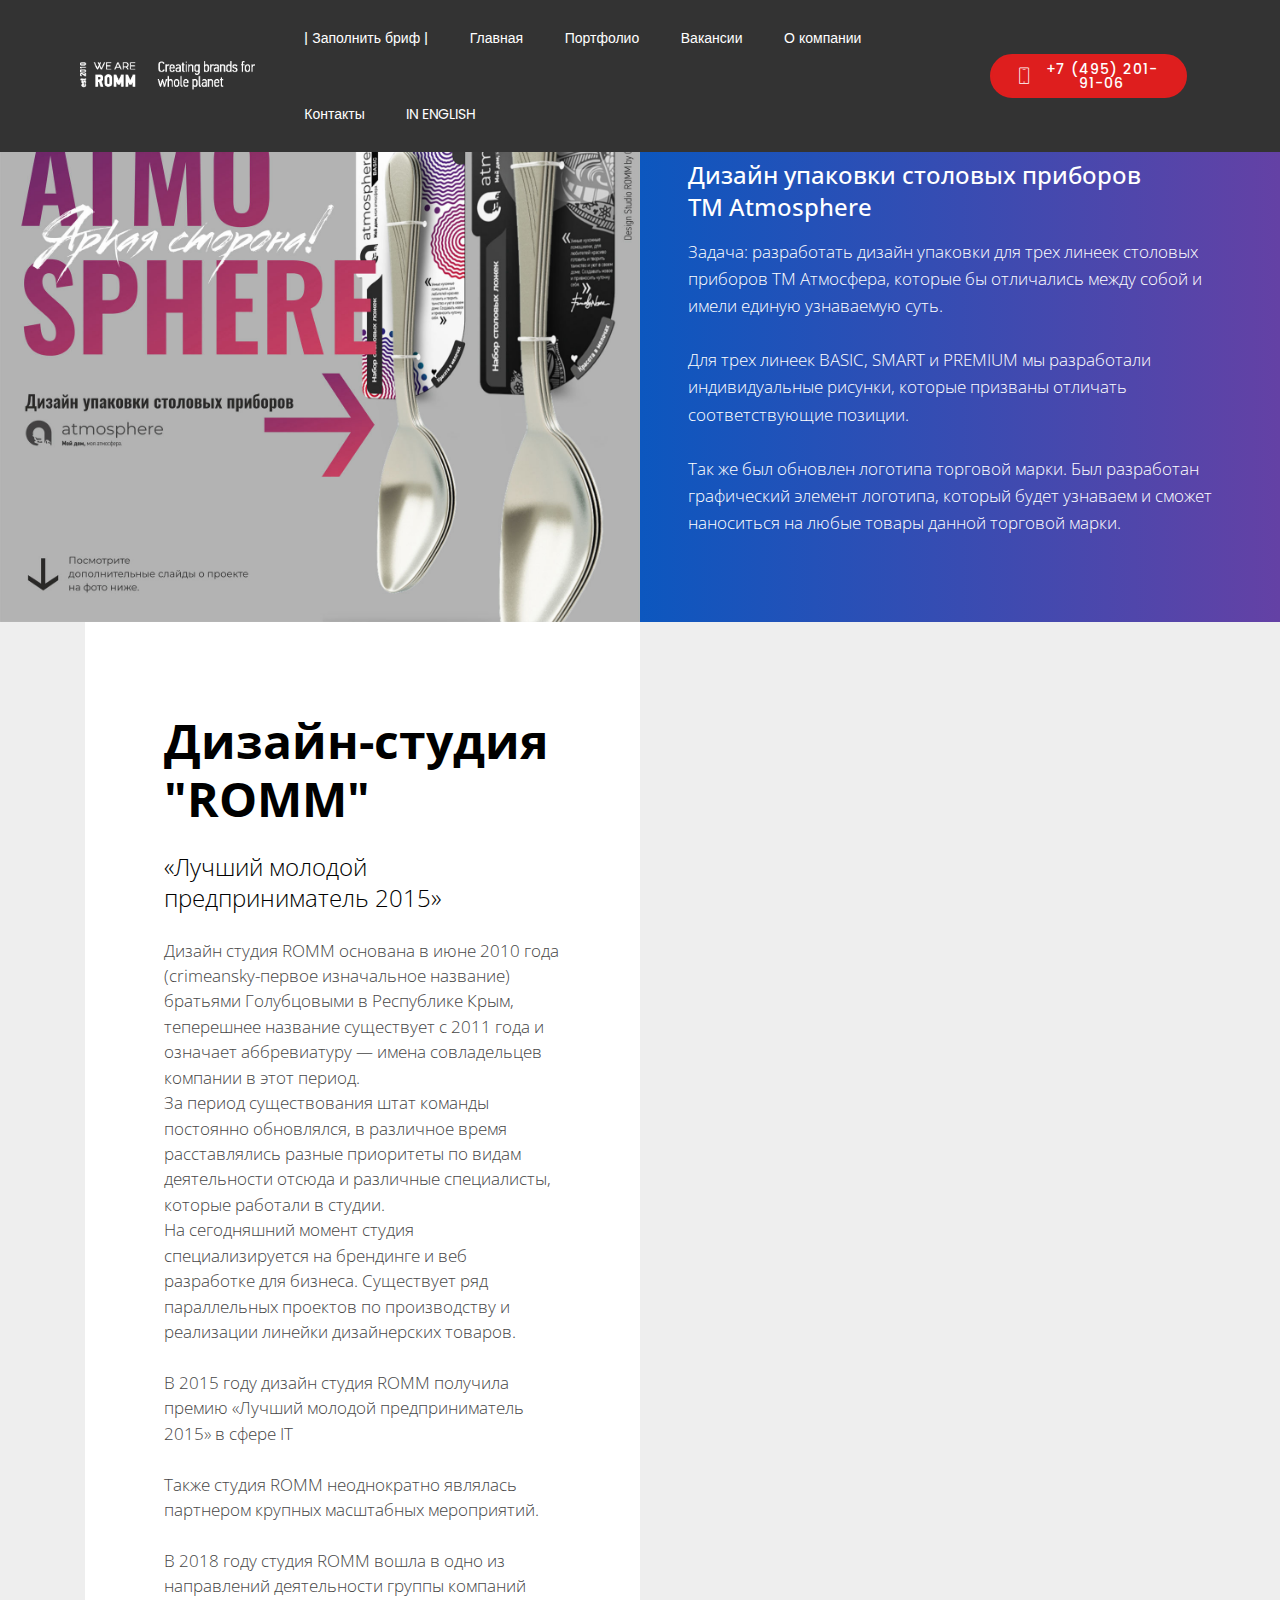
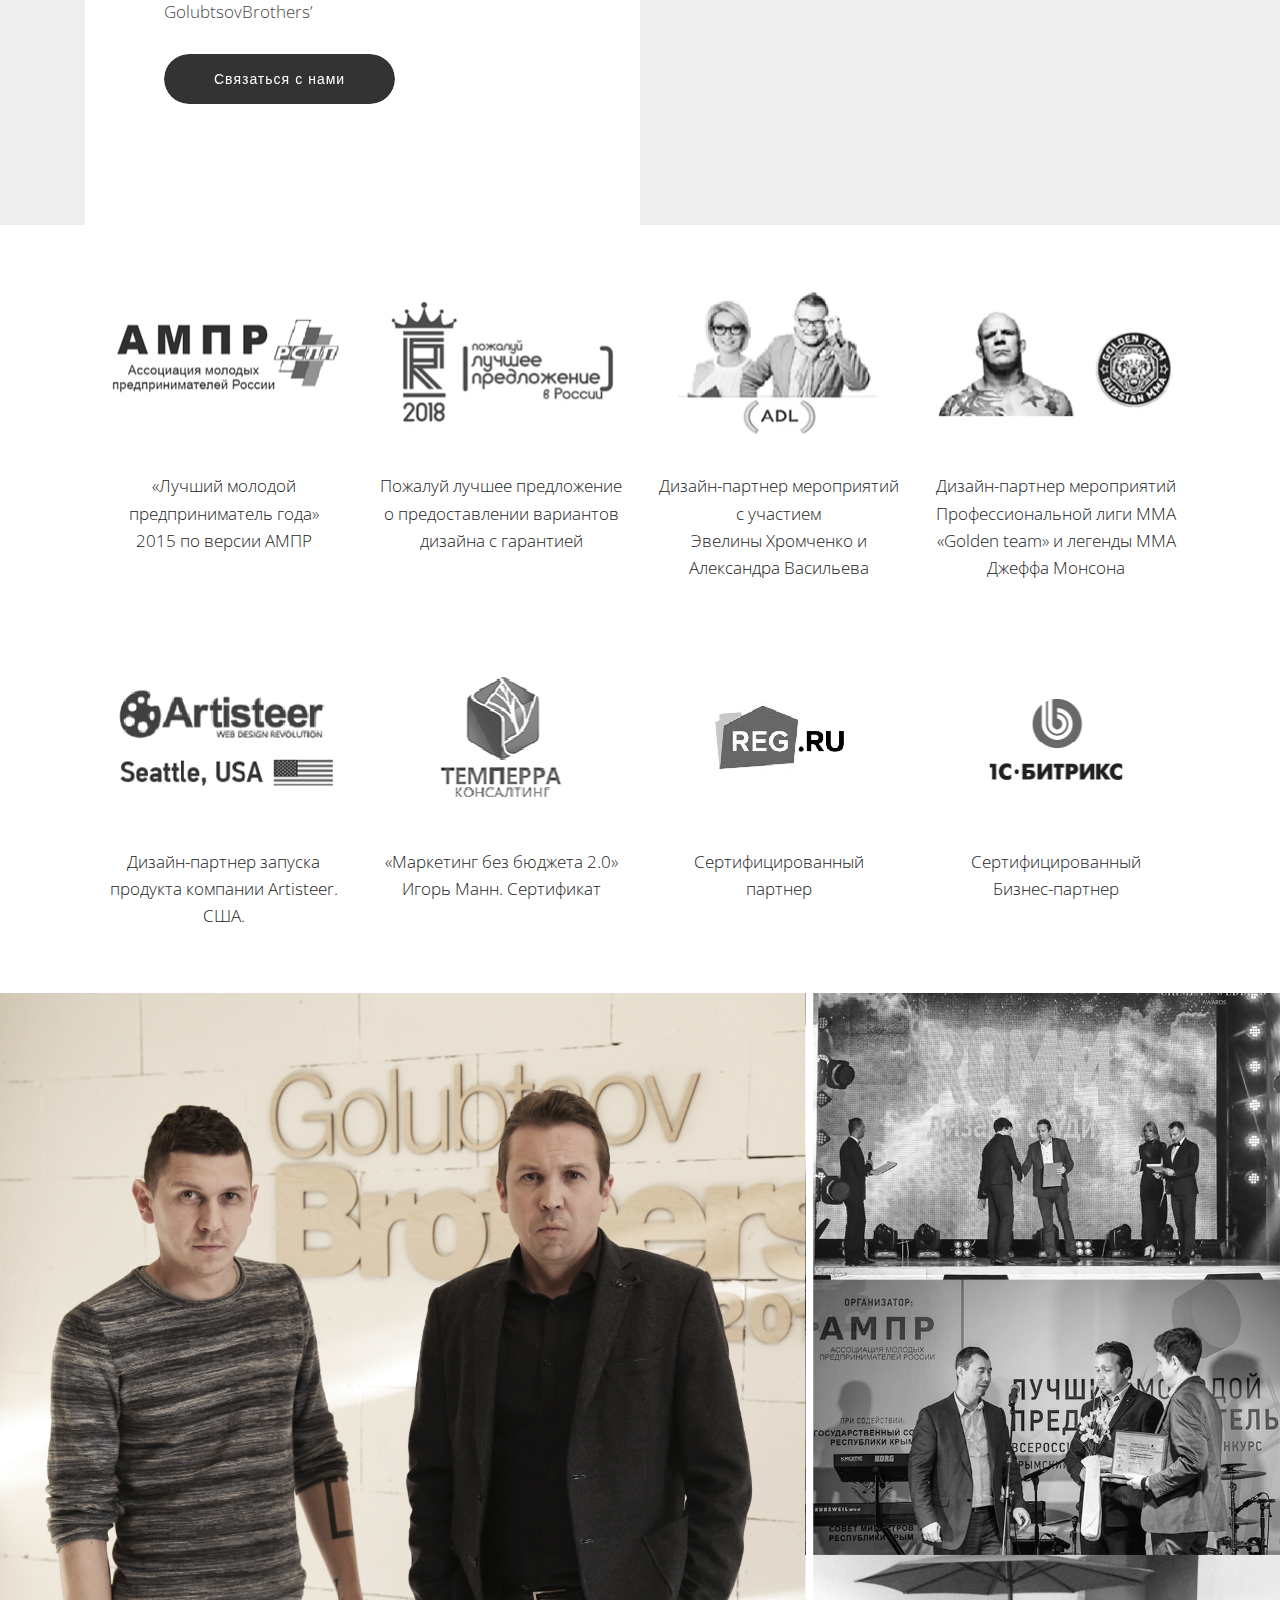
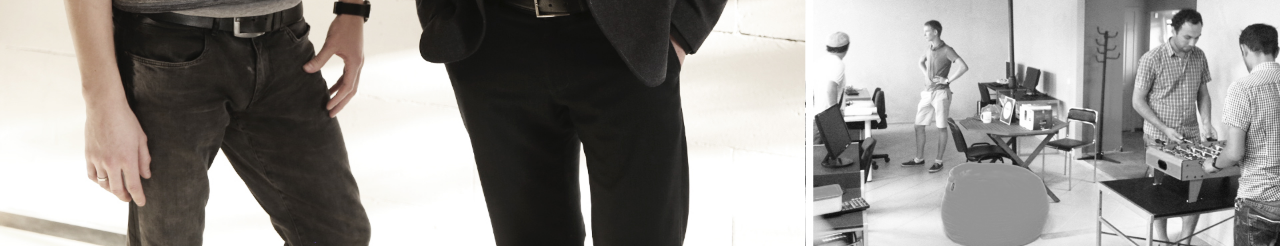
<file: about.html>
<!DOCTYPE html>
<html  >
<head>
  <!-- Site made with Mobirise Website Builder v4.11.5, https://mobirise.com -->
  <meta charset="UTF-8">
  <meta http-equiv="X-UA-Compatible" content="IE=edge">
  <meta name="generator" content="Mobirise v4.11.5, mobirise.com">
  <meta name="viewport" content="width=device-width, initial-scale=1, minimum-scale=1">
  <link rel="shortcut icon" href="assets/images/favicon-128x128.png" type="image/x-icon">
  <meta name="description" content="Разработка логотипов. Дизайн логотипов. ROMM Studio. Дизайн студия РОММ.">
  
  <title>about</title>
  <link rel="stylesheet" href="assets/web/assets/mobirise-icons/mobirise-icons.css">
  <link rel="stylesheet" href="assets/tether/tether.min.css">
  <link rel="stylesheet" href="assets/bootstrap/css/bootstrap.min.css">
  <link rel="stylesheet" href="assets/bootstrap/css/bootstrap-reboot.min.css">
  <link rel="stylesheet" href="assets/bootstrap/css/bootstrap-grid.min.css">
  <link rel="stylesheet" href="assets/dropdown/css/style.css">
  <link rel="stylesheet" href="assets/theme/css/style.css">
  <link rel="preload" as="style" href="assets/mobirise/css/mbr-additional.css"><link rel="stylesheet" href="assets/mobirise/css/mbr-additional.css" type="text/css">
  
  
  
</head>
<body>
  <section class="menu cid-rGhDL5xLQ6" once="menu" id="menu1-4w">

    

    <nav class="navbar navbar-dropdown beta-menu align-items-center navbar-fixed-top navbar-toggleable-sm">
        
        <div class="menu-bottom">

            <div class="menu-logo">
                <div class="navbar-brand">
                <span class="navbar-logo">
                    <a href="index.html">
                        <img src="assets/images/14.gif" alt="Mobirise" title="" style="height: 3.8rem;">
                    </a>
                </span>
                
                </div>
                <button class="navbar-toggler navbar-toggler-right" type="button" data-toggle="collapse" data-target="#navbarSupportedContent" aria-controls="navbarSupportedContent" aria-expanded="false" aria-label="Toggle navigation">
                    <div class="hamburger">
                        <span></span>
                        <span></span>
                        <span></span>
                        <span></span>
                    </div>
                </button>
            </div>
            <div class="collapse navbar-collapse" id="navbarSupportedContent">
                <ul class="navbar-nav nav-dropdown js-float-line" data-app-modern-menu="true"><li class="nav-item"><a class="nav-link link mbr-white text-white display-4" href="https://romm.pro/brief/" target="_blank">| Заполнить бриф |</a></li><li class="nav-item"><a class="nav-link link mbr-white text-white display-4" href="index.html">Главная</a></li><li class="nav-item"><a class="nav-link link mbr-white text-white display-4" href="Portfolio.html">Портфолио</a></li><li class="nav-item"><a class="nav-link link mbr-white text-white display-4" href="vacancies.html">Вакансии</a></li><li class="nav-item"><a class="nav-link link mbr-white text-white display-4" href="company.html">О компании</a></li><li class="nav-item">
                        <a class="nav-link link mbr-white text-white display-4" href="Contacts.html">Контакты</a>
                    </li>
                    <li class="nav-item">
                        <a class="nav-link link mbr-white text-white display-4" href="https://www.romm.pro/our-portfolio/" target="_blank">IN ENGLISH</a>
                    </li></ul>
                <div class="navbar-buttons mbr-section-btn"><a class="btn btn-sm btn-primary display-4" href="tel:+74952019106"><span class="mbri-mobile mbr-iconfont mbr-iconfont-btn"></span>
                    
                        +7 (495) 201-91-06</a></div>
            </div>
        </div>
    </nav>
</section>

<section class="features1 cid-rGmLYVd0G2" id="features1-51">

    

    <div class="container-fluid">
        <div class="row content-row">
            <div class="mbr-figure col-lg-6">
              <img src="assets/images/001-1500x1458.jpg" alt="" title="">
            </div>
            <div class="media-content px-5  mbr-white py-4 col-lg-6">
              <div class="mbr-overlay" style="opacity: 1;">
              </div>
              <div class="content-block">
                <h2 class="mbr-section-title mbr-fonts-style pb-4 display-2">atmo
sphere</h2>
                <h3 class="mbr-section-subtitle mbr-fonts-style pb-2 display-5">Дизайн упаковки столовых приборов 
<div>ТМ Atmosphere</div></h3>
                <p class="mbr-text testimonial-text mbr-fonts-style display-7">Задача: разработать дизайн упаковки для трех линеек столовых приборов ТМ Атмосфера, которые бы отличались между собой и имели единую узнаваемую суть.
<br>
<br>Для трех линеек  BASIC, SMART и PREMIUM мы разработали индивидуальные рисунки, которые призваны отличать соответствующие позиции. 
<br>
<br>Так же был обновлен логотипа торговой марки. Был разработан графический элемент логотипа, который будет узнаваем и сможет наноситься на любые товары данной торговой марки.</p>
              </div>
            </div>
        </div>
    </div>
</section>

<section class="features11 cid-r0kOktbUYU" data-bg-video="https://www.youtube.com/embed/YGhuc_F4hTE?rel=0&amp;showinfo=0&amp;autoplay=0&amp;loop=0" id="features11-s">

    

    <div class="mbr-overlay" style="opacity: 0;">
    </div>

    <div class="container">
        <div class="text-content">
            <div class="media-container-row ">
                <div class="col-md-12 mb-4">
                    <h2 class="mb-4 mbr-fonts-style mbr-section-title display-2"><strong>Дизайн-студия
</strong><div><strong>"ROMM"</strong></div></h2>
                    <h3 class="mbr-section-subtitle mbr-fonts-style mb-4 display-5">«Лучший молодой предприниматель 2015»</h3>
                    <p class="mb-4 mbr-fonts-style display-7">Дизайн студия ROMM основана в июне 2010 года (crimeansky-первое изначальное название) братьями Голубцовыми в Республике Крым, теперешнее название существует с 2011 года и означает аббревиатуру — имена совладельцев компании в этот период.
<br>За период существования штат команды постоянно обновлялся, в различное время расставлялись разные приоритеты по видам деятельности отсюда и различные специалисты, которые работали в студии. 
<br>На сегодняшний момент студия специализируется на брендинге и веб разработке для бизнеса. Существует ряд параллельных проектов по производству и реализации линейки дизайнерских товаров. 
<br>
<br>В 2015 году дизайн студия ROMM получила премию «Лучший молодой предприниматель 2015» в сфере IT 
<br>
<br>Также студия ROMM неоднократно являлась партнером крупных масштабных мероприятий. 
<br>
<br>В 2018 году студия ROMM вошла в одно из направлений деятельности группы компаний GolubtsovBrothers’</p>
                    <div class="mbr-section-btn"><a class="btn btn-md btn-bgr btn-danger display-4" href="index.html#form1-e">Связаться с нами</a></div>
                </div>
            </div>
        </div>
    </div>
</section>

<section class="features15 cid-r0kFw4JWrA" id="features15-n">
    
    

    
    <div class="container">
        <div class="media-container-row">

            <div class="card col-12 col-md-6 col-lg-3">
                <div class="card-img">
                    <img class="img-icon" src="assets/images/0064.jpg" alt="Mobirise" title="">
                </div>
                <div class="card-box">
                    
                    <p class="mbr-text mbr-fonts-style display-7">«Лучший молодой 
<br>предприниматель года»
<br>2015 по версии АМПР</p>
                    
                </div>
            </div>

            <div class="card col-12 col-md-6 col-lg-3">
                <div class="card-img">
                    <img class="img-icon" src="assets/images/0045.jpg" alt="Mobirise" title="">
                </div>
                <div class="card-box">
                    
                    <p class="mbr-text mbr-fonts-style display-7">Пожалуй лучшее предложение о предоставлении вариантов дизайна с гарантией</p>
                    
                </div>
            </div>

            <div class="card col-12 col-md-6 col-lg-3">
                <div class="card-img">
                    <img class="img-icon" src="assets/images/001-1.jpg" alt="Mobirise" title="">
                </div>
                <div class="card-box">
                    
                    <p class="mbr-text mbr-fonts-style display-7">Дизайн-партнер мероприятий с участием 
<br>Эвелины Хромченко и Александра Васильева</p>
                    
                </div>
            </div>

            <div class="card col-12 col-md-6 col-lg-3">
                <div class="card-img">
                    <img class="img-icon" src="assets/images/0056.jpg" alt="Mobirise" title="">
                </div>
                <div class="card-box">
                    
                    <p class="mbr-text mbr-fonts-style display-7">Дизайн-партнер мероприятий 
<br>Профессиональной лиги MMA «Golden team» и легенды ММА Джеффа Монсона</p>
                    
                </div>
            </div>

        </div>
    </div>
</section>

<section class="features15 cid-r0kQDlNdwd" id="features15-t">
    
    

    
    <div class="container">
        <div class="media-container-row">

            <div class="card col-12 col-md-6 col-lg-3">
                <div class="card-img">
                    <img class="img-icon" src="assets/images/0077.jpg" alt="Mobirise" title="">
                </div>
                <div class="card-box">
                    
                    <p class="mbr-text mbr-fonts-style display-7">Дизайн-партнер запуска
<br>продукта компании Artisteer. США.</p>
                    
                </div>
            </div>

            <div class="card col-12 col-md-6 col-lg-3">
                <div class="card-img">
                    <img class="img-icon" src="assets/images/0088.jpg" alt="Mobirise" title="">
                </div>
                <div class="card-box">
                    
                    <p class="mbr-text mbr-fonts-style display-7">«Маркетинг без бюджета 2.0»
<br>Игорь Манн. Сертификат</p>
                    
                </div>
            </div>

            <div class="card col-12 col-md-6 col-lg-3">
                <div class="card-img">
                    <img class="img-icon" src="assets/images/0099.jpg" alt="Mobirise" title="">
                </div>
                <div class="card-box">
                    
                    <p class="mbr-text mbr-fonts-style display-7">Сертифицированный
<br>партнер</p>
                    
                </div>
            </div>

            <div class="card col-12 col-md-6 col-lg-3">
                <div class="card-img">
                    <img class="img-icon" src="assets/images/01010.jpg" alt="Mobirise" title="">
                </div>
                <div class="card-box">
                    
                    <p class="mbr-text mbr-fonts-style display-7">Сертифицированный
<br>Бизнес-партнер</p>
                    
                </div>
            </div>

        </div>
    </div>
</section>

<section class="cid-r0kIUzXVkD" id="image3-r">

    

    <figure class="mbr-figure">
            <div class="image-block" style="width: 95%;">
                <img src="assets/images/2.jpg" width="1400" alt="Mobirise" title="">
                
            </div>
    </figure>
</section>


  <script src="assets/web/assets/jquery/jquery.min.js"></script>
  <script src="assets/popper/popper.min.js"></script>
  <script src="assets/tether/tether.min.js"></script>
  <script src="assets/bootstrap/js/bootstrap.min.js"></script>
  <script src="assets/smoothscroll/smooth-scroll.js"></script>
  <script src="assets/ytplayer/jquery.mb.ytplayer.min.js"></script>
  <script src="assets/vimeoplayer/jquery.mb.vimeo_player.js"></script>
  <script src="assets/dropdown/js/script.min.js"></script>
  <script src="assets/touchswipe/jquery.touch-swipe.min.js"></script>
  <script src="assets/playervimeo/vimeo_player.js"></script>
  <script src="assets/theme/js/script.js"></script>
  
  <!-- Yandex.Metrika counter -->
<script type="text/javascript" >
   (function(m,e,t,r,i,k,a){m[i]=m[i]||function(){(m[i].a=m[i].a||[]).push(arguments)};
   m[i].l=1*new Date();k=e.createElement(t),a=e.getElementsByTagName(t)[0],k.async=1,k.src=r,a.parentNode.insertBefore(k,a)})
   (window, document, "script", "https://mc.yandex.ru/metrika/tag.js", "ym");

   ym(29110060, "init", {
        clickmap:true,
        trackLinks:true,
        accurateTrackBounce:true,
        webvisor:true,
        trackHash:true
   });
</script>
<noscript><div><img src="https://mc.yandex.ru/watch/29110060" style="position:absolute; left:-9999px;" alt="" /></div></noscript>
<!-- /Yandex.Metrika counter -->

<!-- Start of HubSpot Embed Code -->
  <script type="text/javascript" id="hs-script-loader" async defer src="//js.hs-scripts.com/5752595.js"></script>
<!-- End of HubSpot Embed Code -->
</body>
</html>
</file>
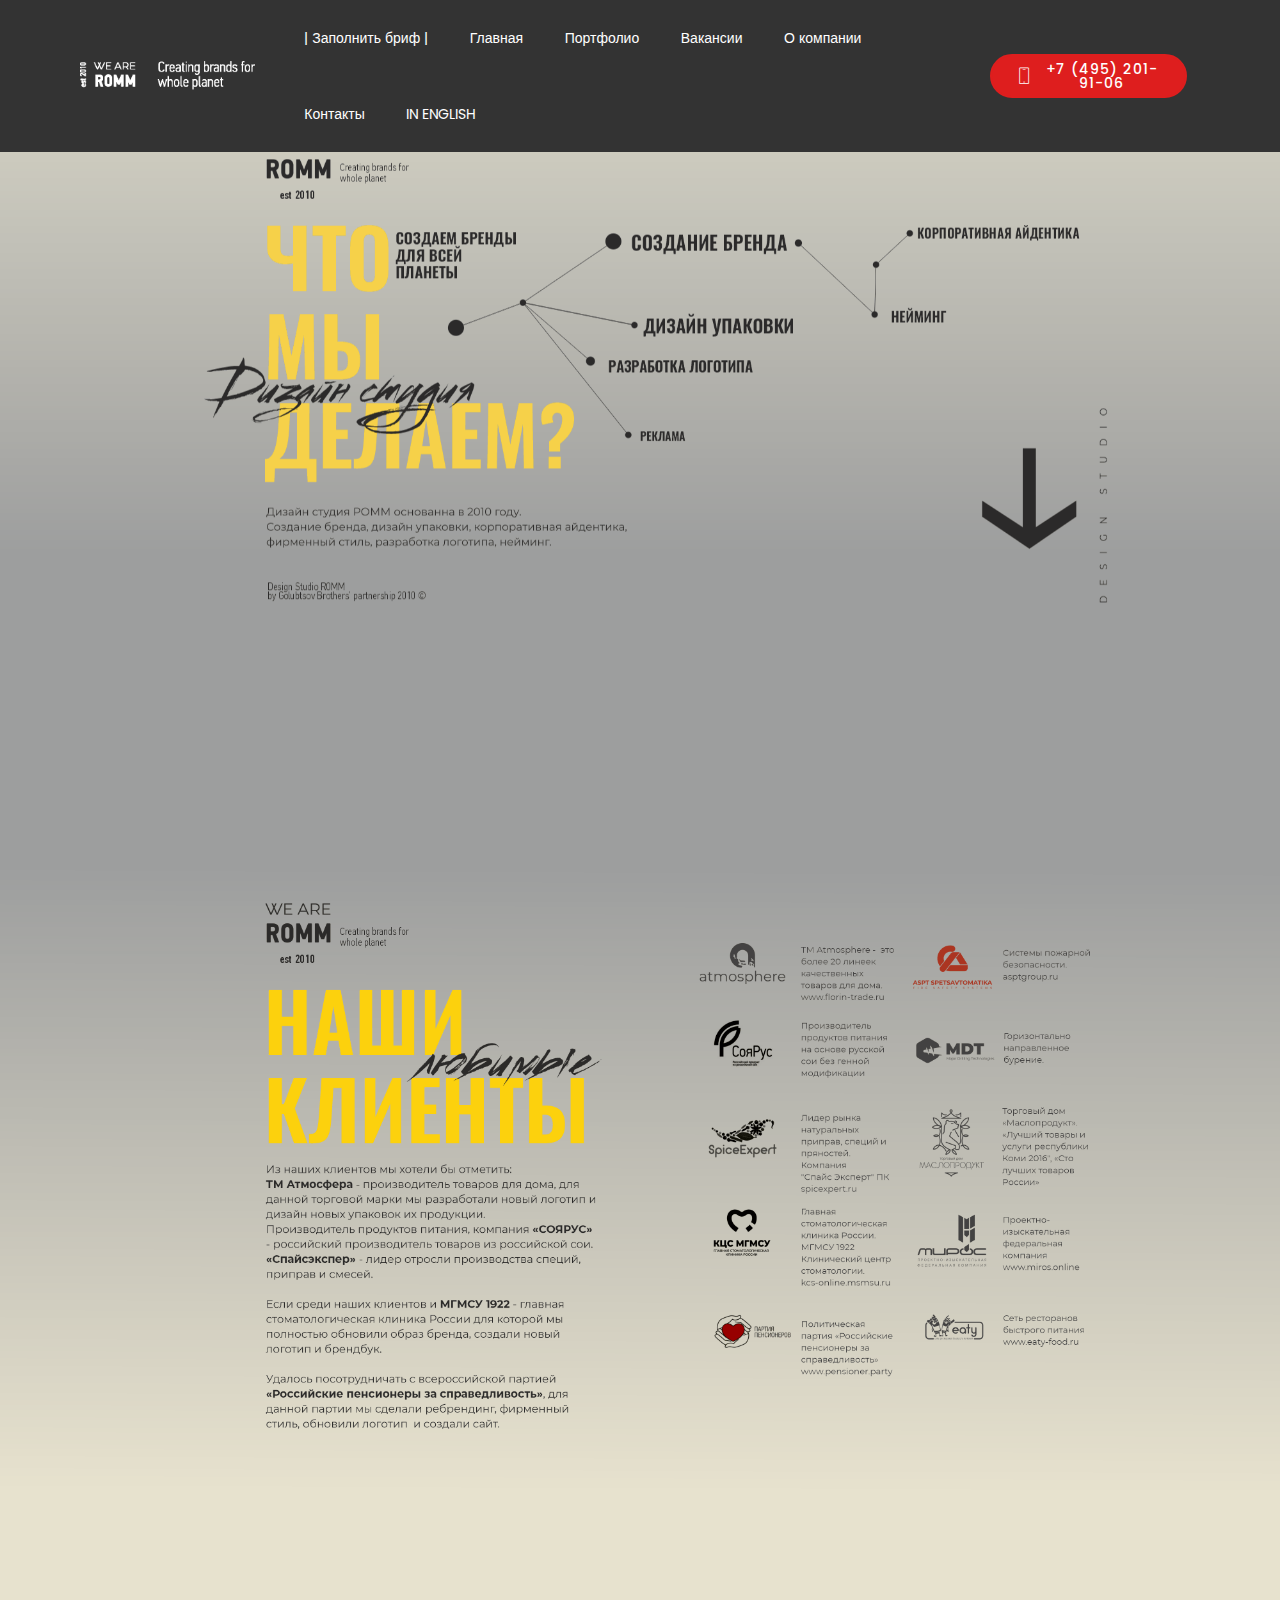
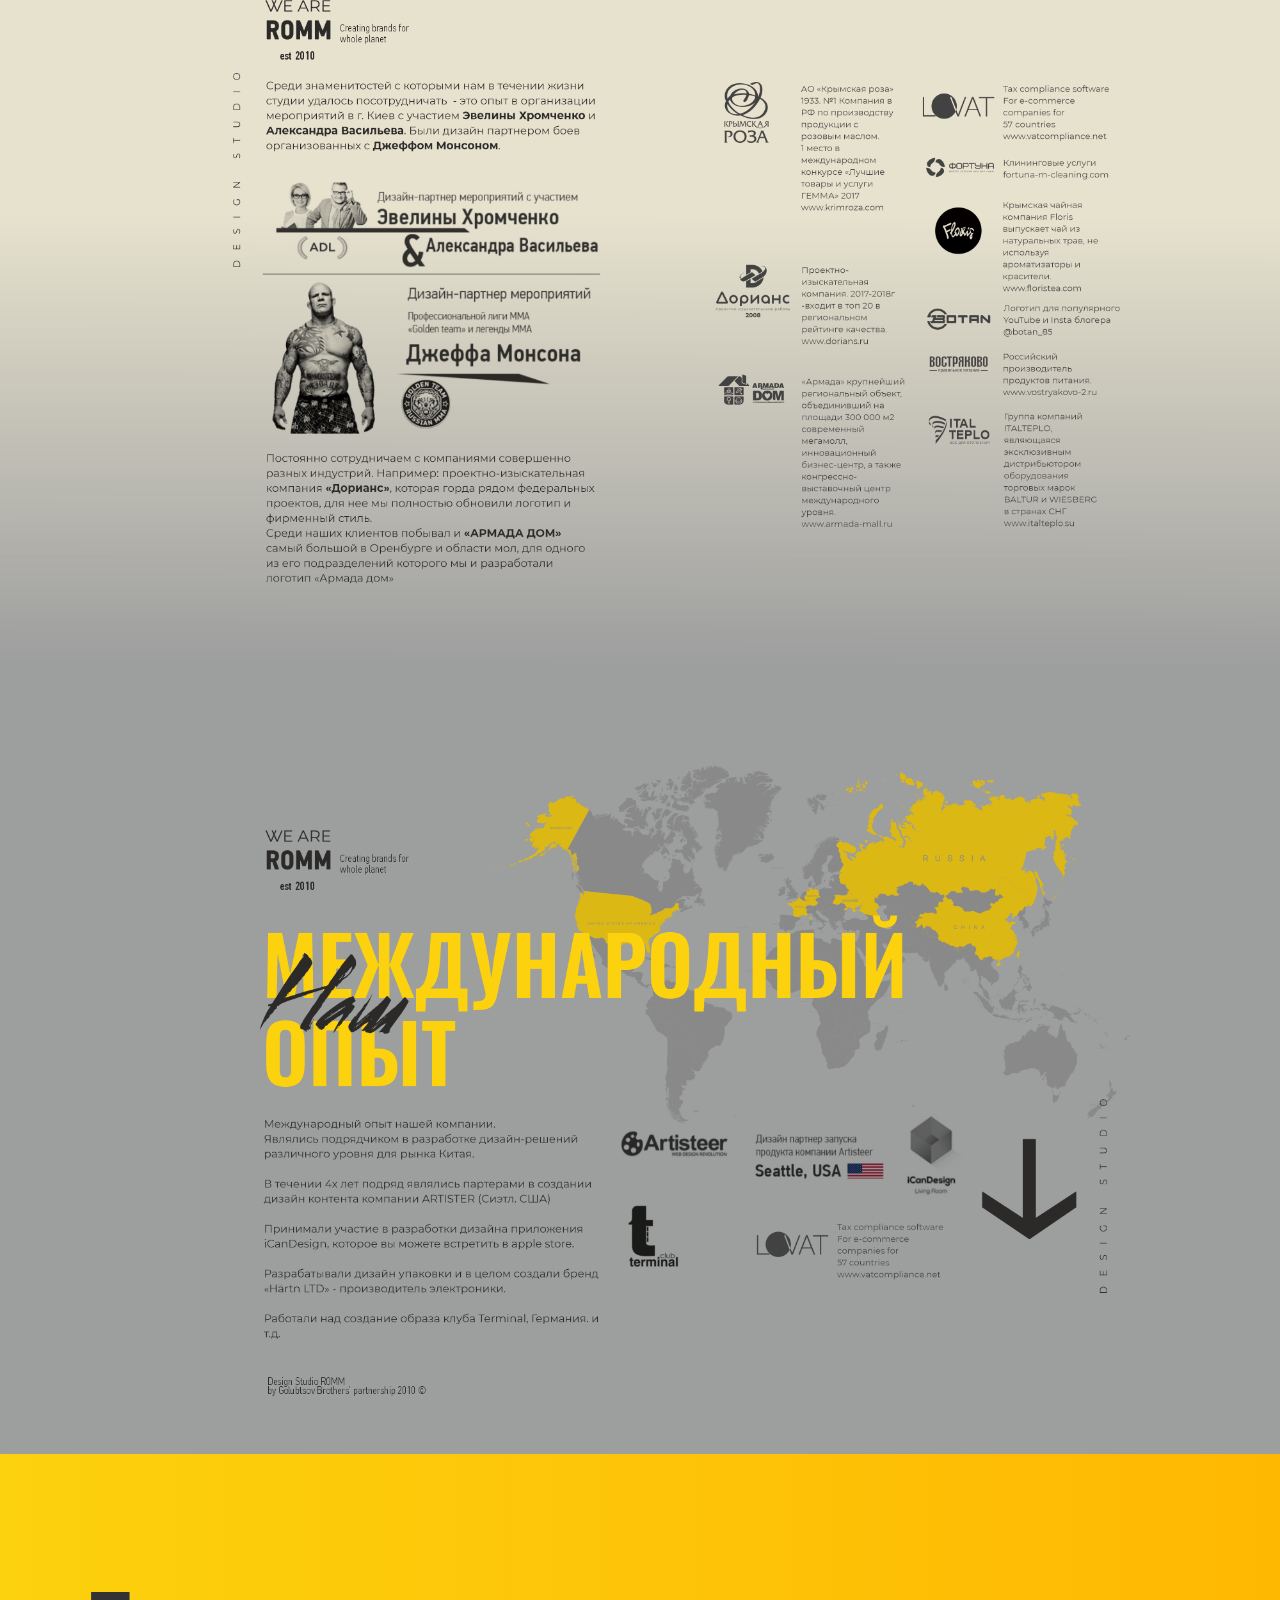
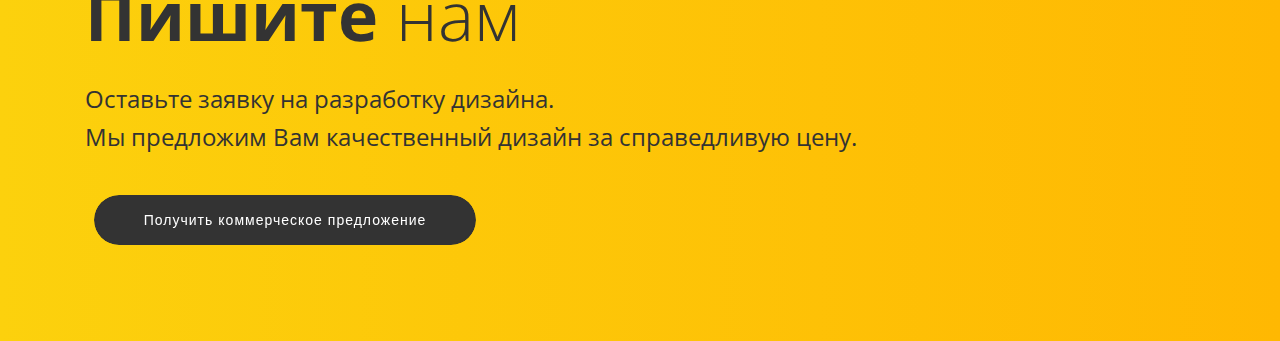
<file: company.html>
<!DOCTYPE html>
<html  >
<head>
  <!-- Site made with Mobirise Website Builder v4.11.5, https://mobirise.com -->
  <meta charset="UTF-8">
  <meta http-equiv="X-UA-Compatible" content="IE=edge">
  <meta name="generator" content="Mobirise v4.11.5, mobirise.com">
  <meta name="viewport" content="width=device-width, initial-scale=1, minimum-scale=1">
  <link rel="shortcut icon" href="assets/images/favicon-128x128.png" type="image/x-icon">
  <meta name="description" content="Дизайн студия РОММ основанная в 2010 году.
Создание бренда, дизайн упаковки, корпоративная айдентика, фирменный стиль, 
разработка логотипа. Нейминг.">
  
  <title>company</title>
  <link rel="stylesheet" href="assets/web/assets/mobirise-icons/mobirise-icons.css">
  <link rel="stylesheet" href="assets/tether/tether.min.css">
  <link rel="stylesheet" href="assets/bootstrap/css/bootstrap.min.css">
  <link rel="stylesheet" href="assets/bootstrap/css/bootstrap-reboot.min.css">
  <link rel="stylesheet" href="assets/bootstrap/css/bootstrap-grid.min.css">
  <link rel="stylesheet" href="assets/dropdown/css/style.css">
  <link rel="stylesheet" href="assets/theme/css/style.css">
  <link rel="preload" as="style" href="assets/mobirise/css/mbr-additional.css"><link rel="stylesheet" href="assets/mobirise/css/mbr-additional.css" type="text/css">
  
  
  
</head>
<body>
  <section class="menu cid-rGhDL5xLQ6" once="menu" id="menu1-59">

    

    <nav class="navbar navbar-dropdown beta-menu align-items-center navbar-fixed-top navbar-toggleable-sm">
        
        <div class="menu-bottom">

            <div class="menu-logo">
                <div class="navbar-brand">
                <span class="navbar-logo">
                    <a href="index.html">
                        <img src="assets/images/14.gif" alt="Mobirise" title="" style="height: 3.8rem;">
                    </a>
                </span>
                
                </div>
                <button class="navbar-toggler navbar-toggler-right" type="button" data-toggle="collapse" data-target="#navbarSupportedContent" aria-controls="navbarSupportedContent" aria-expanded="false" aria-label="Toggle navigation">
                    <div class="hamburger">
                        <span></span>
                        <span></span>
                        <span></span>
                        <span></span>
                    </div>
                </button>
            </div>
            <div class="collapse navbar-collapse" id="navbarSupportedContent">
                <ul class="navbar-nav nav-dropdown js-float-line" data-app-modern-menu="true"><li class="nav-item"><a class="nav-link link mbr-white text-white display-4" href="https://romm.pro/brief/" target="_blank">| Заполнить бриф |</a></li><li class="nav-item"><a class="nav-link link mbr-white text-white display-4" href="index.html">Главная</a></li><li class="nav-item"><a class="nav-link link mbr-white text-white display-4" href="Portfolio.html">Портфолио</a></li><li class="nav-item"><a class="nav-link link mbr-white text-white display-4" href="vacancies.html">Вакансии</a></li><li class="nav-item"><a class="nav-link link mbr-white text-white display-4" href="company.html">О компании</a></li><li class="nav-item">
                        <a class="nav-link link mbr-white text-white display-4" href="Contacts.html">Контакты</a>
                    </li>
                    <li class="nav-item">
                        <a class="nav-link link mbr-white text-white display-4" href="https://www.romm.pro/our-portfolio/" target="_blank">IN ENGLISH</a>
                    </li></ul>
                <div class="navbar-buttons mbr-section-btn"><a class="btn btn-sm btn-primary display-4" href="tel:+74952019106"><span class="mbri-mobile mbr-iconfont mbr-iconfont-btn"></span>
                    
                        +7 (495) 201-91-06</a></div>
            </div>
        </div>
    </nav>
</section>

<section class="cid-rIlCQ3Kb48" id="image2-63">

    

    <figure class="mbr-figure">
            <div class="image-block" style="width: 100%;">
                <img src="assets/images/2-2000x1193.png" width="1400" alt="Mobirise" title="">
                
            </div>
    </figure>
</section>

<section class="cid-rGsAhCRv0b" id="image2-5d">

    

    <figure class="mbr-figure">
            <div class="image-block" style="width: 100%;">
                <img src="assets/images/001-1-2000x1193.png" width="1400" alt="Mobirise" title="">
                
            </div>
    </figure>
</section>

<section class="cid-rGsAoXNKib" id="image2-5e">

    

    <figure class="mbr-figure">
            <div class="image-block" style="width: 100%;">
                <img src="assets/images/002-1-2000x1193.png" width="1400" alt="Mobirise" title="">
                
            </div>
    </figure>
</section>

<section class="cid-rGsS63oJ9n" id="image2-5f">

    

    <figure class="mbr-figure">
            <div class="image-block" style="width: 100%;">
                <img src="assets/images/003-2000x1193.png" width="1400" alt="Mobirise" title="">
                
            </div>
    </figure>
</section>

<section class="header1 cid-rGsXCJ1qQg mbr-parallax-background" id="header1-5g">

    

    <div class="mbr-overlay" style="opacity: 1;">
    </div>

    <div class="container">
        <div class="media-container-row">
            <div class="media-content" style="width: 100%;">
                <h1 class="mbr-section-title align-left mbr-white pb-3 mbr-fonts-style display-1"><strong>Пишите </strong>нам</h1>
                <div class="mbr-section-text mbr-white pb-3 align-left ">
                    <p class="mbr-text mbr-fonts-style display-5">Оставьте заявку на разработку дизайна.<br>Мы предложим Вам качественный дизайн за справедливую цену.<br></p>
                </div>
                <div class="mbr-section-btn"><a class="btn btn-md btn-bgr btn-black display-4" href="index.html#form1-e">Получить коммерческое предложение</a></div>
            </div>
        </div>
    </div>

</section>


  <script src="assets/web/assets/jquery/jquery.min.js"></script>
  <script src="assets/popper/popper.min.js"></script>
  <script src="assets/tether/tether.min.js"></script>
  <script src="assets/bootstrap/js/bootstrap.min.js"></script>
  <script src="assets/smoothscroll/smooth-scroll.js"></script>
  <script src="assets/dropdown/js/script.min.js"></script>
  <script src="assets/touchswipe/jquery.touch-swipe.min.js"></script>
  <script src="assets/parallax/jarallax.min.js"></script>
  <script src="assets/theme/js/script.js"></script>
  
  <!-- Yandex.Metrika counter -->
<script type="text/javascript" >
   (function(m,e,t,r,i,k,a){m[i]=m[i]||function(){(m[i].a=m[i].a||[]).push(arguments)};
   m[i].l=1*new Date();k=e.createElement(t),a=e.getElementsByTagName(t)[0],k.async=1,k.src=r,a.parentNode.insertBefore(k,a)})
   (window, document, "script", "https://mc.yandex.ru/metrika/tag.js", "ym");

   ym(29110060, "init", {
        clickmap:true,
        trackLinks:true,
        accurateTrackBounce:true,
        webvisor:true,
        trackHash:true
   });
</script>
<noscript><div><img src="https://mc.yandex.ru/watch/29110060" style="position:absolute; left:-9999px;" alt="" /></div></noscript>
<!-- /Yandex.Metrika counter -->

<!-- Start of HubSpot Embed Code -->
  <script type="text/javascript" id="hs-script-loader" async defer src="//js.hs-scripts.com/5752595.js"></script>
<!-- End of HubSpot Embed Code -->
</body>
</html>
</file>
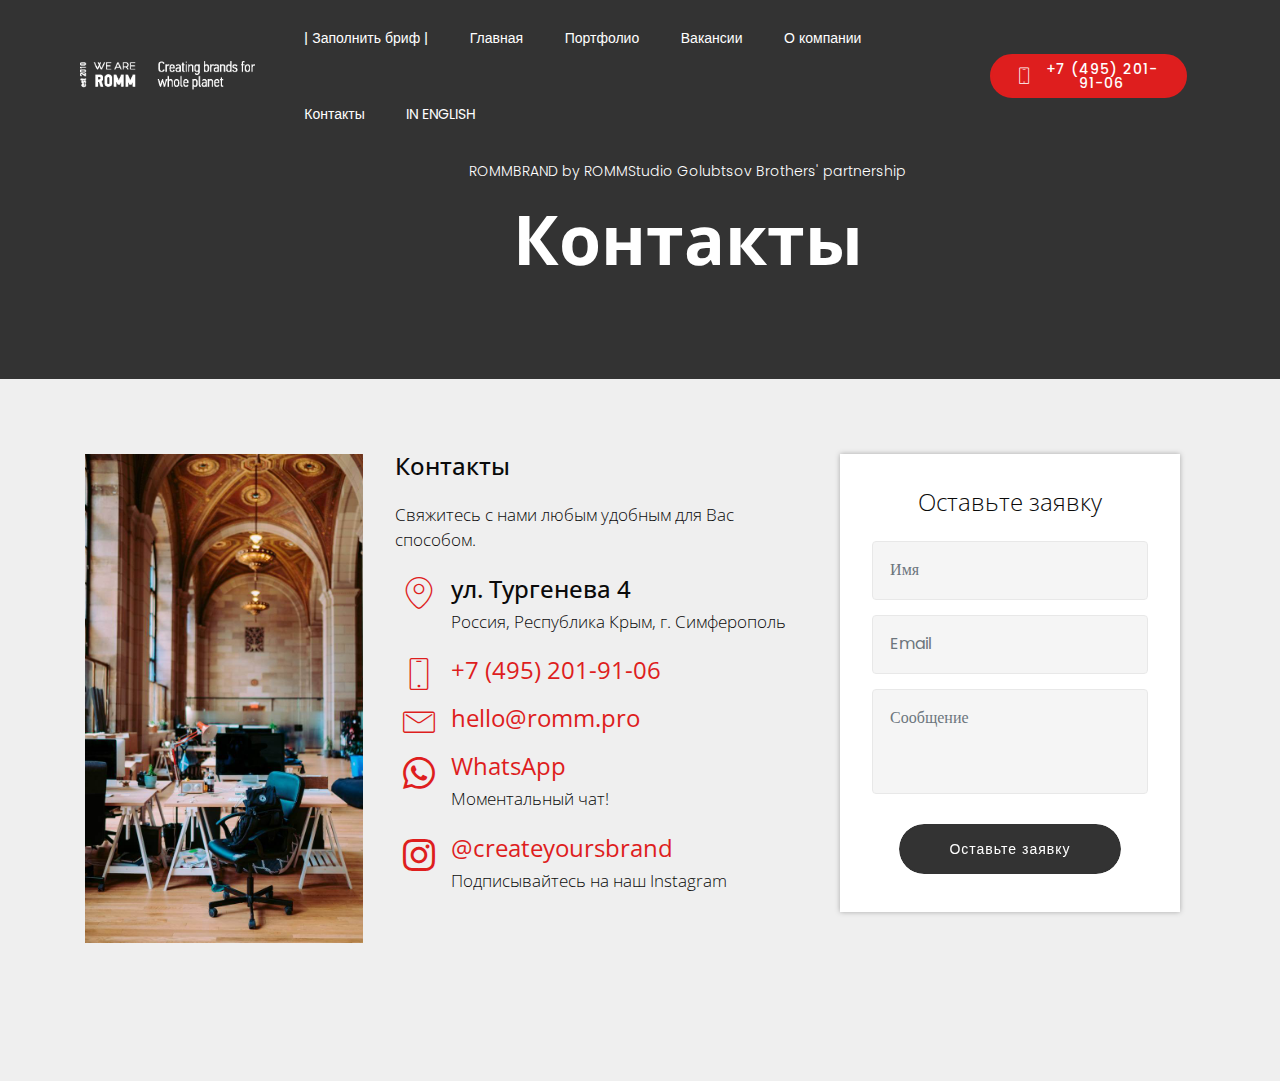
<file: Contacts.html>
<!DOCTYPE html>
<html  >
<head>
  <!-- Site made with Mobirise Website Builder v4.11.5, https://mobirise.com -->
  <meta charset="UTF-8">
  <meta http-equiv="X-UA-Compatible" content="IE=edge">
  <meta name="generator" content="Mobirise v4.11.5, mobirise.com">
  <meta name="viewport" content="width=device-width, initial-scale=1, minimum-scale=1">
  <link rel="shortcut icon" href="assets/images/favicon-128x128.png" type="image/x-icon">
  <meta name="description" content="Дизайн студия РОММ основанная в 2010 году.
Создание бренда, дизайн упаковки, корпоративная айдентика, фирменный стиль, 
разработка логотипа. Нейминг.">
  
  <title>Contacts</title>
  <link rel="stylesheet" href="assets/web/assets/mobirise-icons/mobirise-icons.css">
  <link rel="stylesheet" href="assets/tether/tether.min.css">
  <link rel="stylesheet" href="assets/bootstrap/css/bootstrap.min.css">
  <link rel="stylesheet" href="assets/bootstrap/css/bootstrap-reboot.min.css">
  <link rel="stylesheet" href="assets/bootstrap/css/bootstrap-grid.min.css">
  <link rel="stylesheet" href="assets/dropdown/css/style.css">
  <link rel="stylesheet" href="assets/socicon/css/styles.css">
  <link rel="stylesheet" href="assets/theme/css/style.css">
  <link rel="preload" as="style" href="assets/mobirise/css/mbr-additional.css"><link rel="stylesheet" href="assets/mobirise/css/mbr-additional.css" type="text/css">
  
  
  
</head>
<body>
  <section class="menu cid-rGhDL5xLQ6" once="menu" id="menu1-4w">

    

    <nav class="navbar navbar-dropdown beta-menu align-items-center navbar-fixed-top navbar-toggleable-sm">
        
        <div class="menu-bottom">

            <div class="menu-logo">
                <div class="navbar-brand">
                <span class="navbar-logo">
                    <a href="index.html">
                        <img src="assets/images/14.gif" alt="Mobirise" title="" style="height: 3.8rem;">
                    </a>
                </span>
                
                </div>
                <button class="navbar-toggler navbar-toggler-right" type="button" data-toggle="collapse" data-target="#navbarSupportedContent" aria-controls="navbarSupportedContent" aria-expanded="false" aria-label="Toggle navigation">
                    <div class="hamburger">
                        <span></span>
                        <span></span>
                        <span></span>
                        <span></span>
                    </div>
                </button>
            </div>
            <div class="collapse navbar-collapse" id="navbarSupportedContent">
                <ul class="navbar-nav nav-dropdown js-float-line" data-app-modern-menu="true"><li class="nav-item"><a class="nav-link link mbr-white text-white display-4" href="https://romm.pro/brief/" target="_blank">| Заполнить бриф |</a></li><li class="nav-item"><a class="nav-link link mbr-white text-white display-4" href="index.html">Главная</a></li><li class="nav-item"><a class="nav-link link mbr-white text-white display-4" href="Portfolio.html">Портфолио</a></li><li class="nav-item"><a class="nav-link link mbr-white text-white display-4" href="vacancies.html">Вакансии</a></li><li class="nav-item"><a class="nav-link link mbr-white text-white display-4" href="company.html">О компании</a></li><li class="nav-item">
                        <a class="nav-link link mbr-white text-white display-4" href="Contacts.html">Контакты</a>
                    </li>
                    <li class="nav-item">
                        <a class="nav-link link mbr-white text-white display-4" href="https://www.romm.pro/our-portfolio/" target="_blank">IN ENGLISH</a>
                    </li></ul>
                <div class="navbar-buttons mbr-section-btn"><a class="btn btn-sm btn-primary display-4" href="tel:+74952019106"><span class="mbri-mobile mbr-iconfont mbr-iconfont-btn"></span>
                    
                        +7 (495) 201-91-06</a></div>
            </div>
        </div>
    </nav>
</section>

<section class="header9 cid-r5fe2LOVPY" id="header9-1v">

    

    

    <div class="container">
        <div class="row justify-content-center">
            <div class="media-container-column mbr-white col-md-10 offset-md-1">
            <p class="mbr-text align-center mbr-fonts-style display-4">ROMMBRAND by ROMMStudio Golubtsov Brothers' partnership</p>
            <h1 class="mbr-section-title align-center pb-3 mbr-fonts-style display-1"><strong>Контакты</strong></h1>
        </div>
        </div>
    </div>

    
</section>

<section class="mbr-section form4 cid-r5feTGVB4s" id="form4-1x">

    

    
    <div class="container">
        <div class="media-container-row">
            <div class="col-md-5 col-lg-3 mb-5 img-block-wrap">
                <div class="img-block">
                    <img src="assets/images/27.jpg" alt="Mobirise">
                </div>
            </div>
            <div class="col-md-7 col-lg-5 mb-5 text-content">
                <h3 class="content-title mb-4 mbr-fonts-style display-5">Контакты</h3>
                <p class="mb-4 content-subtitle mbr-fonts-style display-7">Свяжитесь с нами любым удобным для Вас способом.</p>
                <div class="list-block mb-4">
                    <div class="card-img pb-3">
                        <span class="mbri-pin mbr-iconfont"></span>
                    </div>
                    <h4 class="list-item-title mbr-fonts-style display-5">ул. Тургенева 4</h4>
                    <p class="list-item-text mbr-fonts-style display-7">Россия, Республика Крым, г. Симферополь</p>
                </div>
                <div class="list-block mb-4">
                    <div class="card-img pb-3">
                        <span class="mbri-mobile mbr-iconfont"></span>
                    </div>
                    <h4 class="list-item-title mbr-fonts-style display-5"><a href="tel:+74952019106">+7 (495) 201-91-06</a><br></h4>
                    <p class="list-item-text mbr-fonts-style display-7"></p>
                </div>
                <div class="list-block mb-4">
                    <div class="card-img pb-3">
                        <span class="mbri-letter mbr-iconfont"></span>
                    </div>
                    <h4 class="list-item-title mbr-fonts-style display-5"><a href="mailto:hello@romm.pro">hello@romm.pro</a></h4>
                    <p class="list-item-text mbr-fonts-style display-7"></p>
                </div>
                <div class="list-block mb-4">
                    <div class="card-img pb-3">
                        <a href="https://wa.me/+79787503758"><span class="mbr-iconfont socicon-whatsapp socicon"></span></a>
                    </div>
                    <h4 class="list-item-title mbr-fonts-style display-5"><a href="https://wa.me/+79787503758">WhatsApp</a></h4>
                    <p class="list-item-text mbr-fonts-style display-7">Моментальный чат!<br></p>
                </div>
                <div class="list-block mb-4">
                    <div class="card-img pb-3">
                        <a href="https://www.instagram.com/logo.romm/" target="_blank"><span class="mbr-iconfont socicon-instagram socicon"></span></a>
                    </div>
                    <h4 class="list-item-title mbr-fonts-style display-5"><a href="https://www.instagram.com/createyoursbrand/" target="_blank">@createyoursbrand</a></h4>
                    <p class="list-item-text mbr-fonts-style display-7">Подписывайтесь на наш Instagram<br><br></p>
                </div>
                
            </div>
            <div class="col-md-8 col-lg-4 block-content mb-5">
                <div data-form-type="formoid">
                    <div class="form-block" data-form-type="formoid">
                        <h4 class="mbr-section-subtitle mbr-fonts-style mb-4 mbr-light display-5">Оставьте заявку</h4>
                        <div data-form-alert="" hidden="">Ваше сообщение отправлено!</div>
                        <form class="block mbr-form" action="https://mobirise.com/" method="post" data-form-title="Mobirise Form"><input type="hidden" name="email" data-form-email="true" value="xMSbkhewDoEqPSmrGVsX3Gk/IXeapGzL+BhG8R6UUD49tXbq1xY3NNUMKz11875Am52zWcsrY7i3+Afa4nFNVZYiMp5xhiKjlb/Z63Fp2vSqa2lMKzW059gJIMnqJ0Th">
                            <div class="row">
                                <div class="col-md-12" data-for="name">
                                    <input type="text" class="form-control input" name="name" data-form-field="Name" placeholder="Имя" required="" id="name-form4-1x">
                                </div>
                                <div class="col-md-12" data-for="email">
                                    <input type="text" class="form-control input" name="email" data-form-field="Email" placeholder="Email" required="" id="email-form4-1x">
                                </div>
                                <div class="col-md-12" data-for="message">
                                    <textarea class="form-control input" name="message" rows="3" data-form-field="Message" placeholder="Сообщение" style="resize:none" id="message-form4-1x"></textarea>
                                </div>
                                <div class="input-group-btn col-md-12 mt-2"><button href="" type="submit" class="btn btn-form btn-bgr btn-danger display-4">Оставьте заявку</button></div>
                            </div>
                        </form>
                    </div>
                </div>
            </div>
        </div>
    </div>
</section>


  <script src="assets/web/assets/jquery/jquery.min.js"></script>
  <script src="assets/popper/popper.min.js"></script>
  <script src="assets/tether/tether.min.js"></script>
  <script src="assets/bootstrap/js/bootstrap.min.js"></script>
  <script src="assets/smoothscroll/smooth-scroll.js"></script>
  <script src="assets/dropdown/js/script.min.js"></script>
  <script src="assets/touchswipe/jquery.touch-swipe.min.js"></script>
  <script src="assets/theme/js/script.js"></script>
  <script src="assets/formoid/formoid.min.js"></script>
  
  <!-- Yandex.Metrika counter -->
<script type="text/javascript" >
   (function(m,e,t,r,i,k,a){m[i]=m[i]||function(){(m[i].a=m[i].a||[]).push(arguments)};
   m[i].l=1*new Date();k=e.createElement(t),a=e.getElementsByTagName(t)[0],k.async=1,k.src=r,a.parentNode.insertBefore(k,a)})
   (window, document, "script", "https://mc.yandex.ru/metrika/tag.js", "ym");

   ym(29110060, "init", {
        clickmap:true,
        trackLinks:true,
        accurateTrackBounce:true,
        webvisor:true,
        trackHash:true
   });
</script>
<noscript><div><img src="https://mc.yandex.ru/watch/29110060" style="position:absolute; left:-9999px;" alt="" /></div></noscript>
<!-- /Yandex.Metrika counter -->

<!-- Start of HubSpot Embed Code -->
  <script type="text/javascript" id="hs-script-loader" async defer src="//js.hs-scripts.com/5752595.js"></script>
<!-- End of HubSpot Embed Code -->
</body>
</html>
</file>
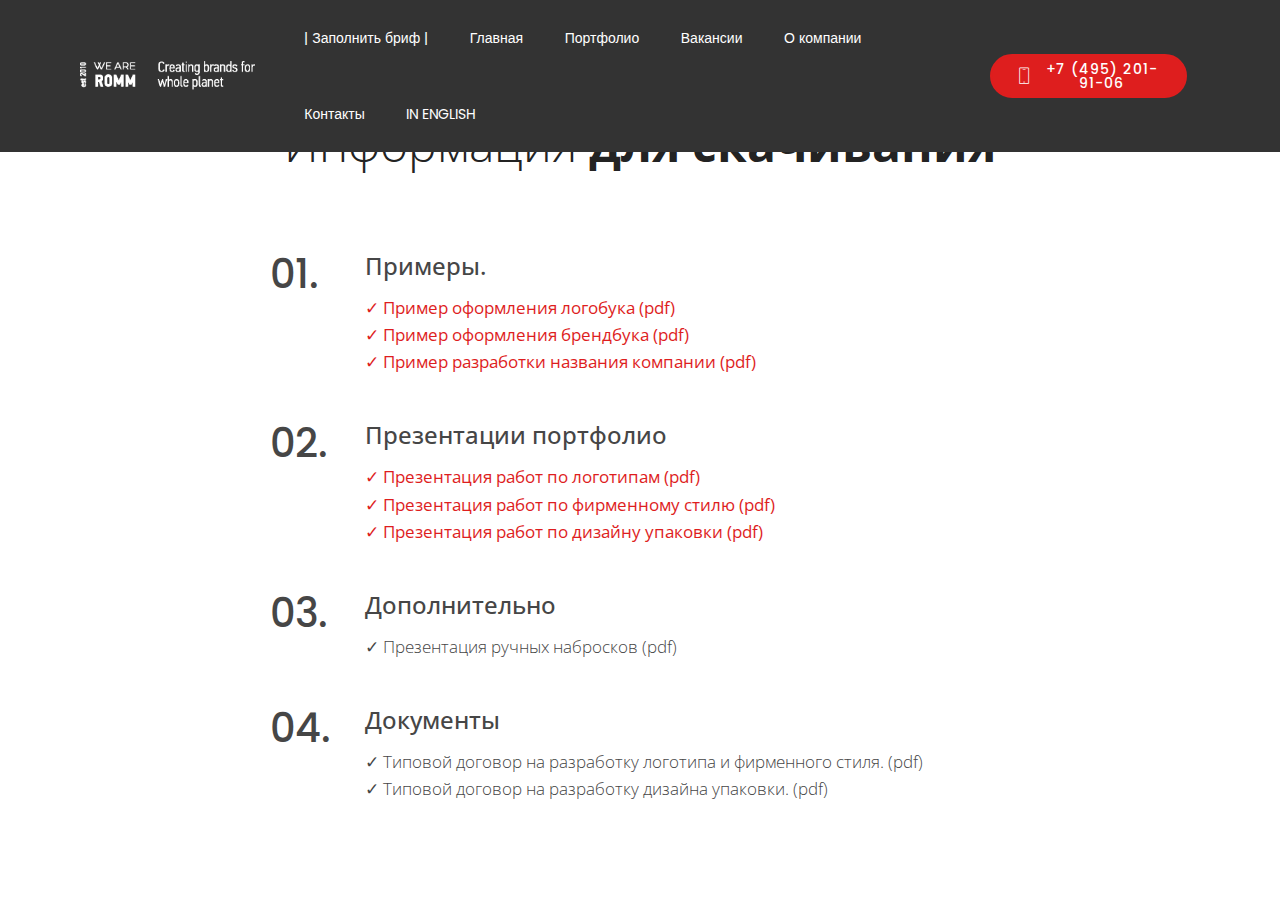
<file: download.html>
<!DOCTYPE html>
<html  >
<head>
  <!-- Site made with Mobirise Website Builder v4.11.5, https://mobirise.com -->
  <meta charset="UTF-8">
  <meta http-equiv="X-UA-Compatible" content="IE=edge">
  <meta name="generator" content="Mobirise v4.11.5, mobirise.com">
  <meta name="viewport" content="width=device-width, initial-scale=1, minimum-scale=1">
  <link rel="shortcut icon" href="assets/images/favicon-128x128.png" type="image/x-icon">
  <meta name="description" content="Romm Download">
  
  <title>Download</title>
  <link rel="stylesheet" href="assets/web/assets/mobirise-icons/mobirise-icons.css">
  <link rel="stylesheet" href="assets/tether/tether.min.css">
  <link rel="stylesheet" href="assets/bootstrap/css/bootstrap.min.css">
  <link rel="stylesheet" href="assets/bootstrap/css/bootstrap-reboot.min.css">
  <link rel="stylesheet" href="assets/bootstrap/css/bootstrap-grid.min.css">
  <link rel="stylesheet" href="assets/dropdown/css/style.css">
  <link rel="stylesheet" href="assets/theme/css/style.css">
  <link rel="preload" as="style" href="assets/mobirise/css/mbr-additional.css"><link rel="stylesheet" href="assets/mobirise/css/mbr-additional.css" type="text/css">
  
  
  
</head>
<body>
  <section class="menu cid-rGhDL5xLQ6" once="menu" id="menu1-4w">

    

    <nav class="navbar navbar-dropdown beta-menu align-items-center navbar-fixed-top navbar-toggleable-sm">
        
        <div class="menu-bottom">

            <div class="menu-logo">
                <div class="navbar-brand">
                <span class="navbar-logo">
                    <a href="index.html">
                        <img src="assets/images/14.gif" alt="Mobirise" title="" style="height: 3.8rem;">
                    </a>
                </span>
                
                </div>
                <button class="navbar-toggler navbar-toggler-right" type="button" data-toggle="collapse" data-target="#navbarSupportedContent" aria-controls="navbarSupportedContent" aria-expanded="false" aria-label="Toggle navigation">
                    <div class="hamburger">
                        <span></span>
                        <span></span>
                        <span></span>
                        <span></span>
                    </div>
                </button>
            </div>
            <div class="collapse navbar-collapse" id="navbarSupportedContent">
                <ul class="navbar-nav nav-dropdown js-float-line" data-app-modern-menu="true"><li class="nav-item"><a class="nav-link link mbr-white text-white display-4" href="https://romm.pro/brief/" target="_blank">| Заполнить бриф |</a></li><li class="nav-item"><a class="nav-link link mbr-white text-white display-4" href="index.html">Главная</a></li><li class="nav-item"><a class="nav-link link mbr-white text-white display-4" href="Portfolio.html">Портфолио</a></li><li class="nav-item"><a class="nav-link link mbr-white text-white display-4" href="vacancies.html">Вакансии</a></li><li class="nav-item"><a class="nav-link link mbr-white text-white display-4" href="company.html">О компании</a></li><li class="nav-item">
                        <a class="nav-link link mbr-white text-white display-4" href="Contacts.html">Контакты</a>
                    </li>
                    <li class="nav-item">
                        <a class="nav-link link mbr-white text-white display-4" href="https://www.romm.pro/our-portfolio/" target="_blank">IN ENGLISH</a>
                    </li></ul>
                <div class="navbar-buttons mbr-section-btn"><a class="btn btn-sm btn-primary display-4" href="tel:+74952019106"><span class="mbri-mobile mbr-iconfont mbr-iconfont-btn"></span>
                    
                        +7 (495) 201-91-06</a></div>
            </div>
        </div>
    </nav>
</section>

<section class="mbr-section article content1 cid-r5kZiCyotG" id="content1-3p">

     

    <div class="container">
        <div class="media-container-row">
            <div class="mbr-text col-12 col-md-12">
                <h2 class="mbr-fonts-style block-title align-center display-2">Информация&nbsp;<strong>для скачивания</strong></h2>
            </div>
        </div>
    </div>
</section>

<section class="mbr-section article content12 cid-r5kYMTIMtD" id="content6-3n">
     

    <div class="container">
        <div class="media-container-row">
            <div class="mbr-text counter-container col-12 col-md-8 mbr-fonts-style pt-5">
                
                <div class="mb-5">
                    <h4 class="counter">01.</h4>
                    <h3 class="mb-3 mbr-fonts-style display-5">Примеры.</h3>
                    <p class="mbr-fonts-style display-7"><a href="assets/files/logobook_rommstudio.pdf" target="_blank">✓ Пример оформления логобука (pdf)</a><br><a href="assets/files/BrandBook_ROMMBrand.pdf" target="_blank">✓ Пример оформления брендбука (pdf)</a><br><a href="assets/files/Naming_ROMMBrand_by_ROMMStudio.pdf" target="_blank">✓ Пример разработки названия компании (pdf)</a><br></p>
                </div>
                <div class="mb-5">
                    <h4 class="counter">02.</h4>
                    <h3 class="mb-3 mbr-fonts-style display-5">Презентации портфолио</h3>
                    <p class="mbr-fonts-style display-7"><a href="assets/files/Logo_rommstudio.pdf" target="_blank">✓ Презентация работ по логотипам (pdf)</a><br><a href="assets/files/portfolio_firstyle_Rommstudio.pdf" target="_blank">✓ Презентация работ по фирменному стилю (pdf)</a><br><a href="assets/files/portfoloi_pack_ROMMStudio.pdf" target="_blank">✓ Презентация работ по дизайну упаковки (pdf)</a><br></p>
                </div>
                <div class="mb-5">
                    <h4 class="counter">03.</h4>
                    <h3 class="mb-3 mbr-fonts-style display-5">Дополнительно</h3>
                    <p class="mbr-fonts-style display-7">✓ Презентация ручных набросков (pdf)<br></p>
                </div>
                <div class="mb-5">
                    <h4 class="counter">04.</h4>
                    <h3 class="mb-3 mbr-fonts-style display-5">Документы</h3>
                    <p class="mbr-fonts-style display-7">✓ Типовой договор на разработку логотипа и фирменного стиля. (pdf)<br>✓ Типовой договор на разработку дизайна упаковки. (pdf)<br></p>
                </div>
               
            </div>
        </div>
    </div>
</section>


  <script src="assets/web/assets/jquery/jquery.min.js"></script>
  <script src="assets/popper/popper.min.js"></script>
  <script src="assets/tether/tether.min.js"></script>
  <script src="assets/bootstrap/js/bootstrap.min.js"></script>
  <script src="assets/smoothscroll/smooth-scroll.js"></script>
  <script src="assets/dropdown/js/script.min.js"></script>
  <script src="assets/touchswipe/jquery.touch-swipe.min.js"></script>
  <script src="assets/theme/js/script.js"></script>
  
  <!-- Yandex.Metrika counter -->
<script type="text/javascript" >
   (function(m,e,t,r,i,k,a){m[i]=m[i]||function(){(m[i].a=m[i].a||[]).push(arguments)};
   m[i].l=1*new Date();k=e.createElement(t),a=e.getElementsByTagName(t)[0],k.async=1,k.src=r,a.parentNode.insertBefore(k,a)})
   (window, document, "script", "https://mc.yandex.ru/metrika/tag.js", "ym");

   ym(29110060, "init", {
        clickmap:true,
        trackLinks:true,
        accurateTrackBounce:true,
        webvisor:true,
        trackHash:true
   });
</script>
<noscript><div><img src="https://mc.yandex.ru/watch/29110060" style="position:absolute; left:-9999px;" alt="" /></div></noscript>
<!-- /Yandex.Metrika counter -->

<!-- Start of HubSpot Embed Code -->
  <script type="text/javascript" id="hs-script-loader" async defer src="//js.hs-scripts.com/5752595.js"></script>
<!-- End of HubSpot Embed Code -->
</body>
</html>
</file>
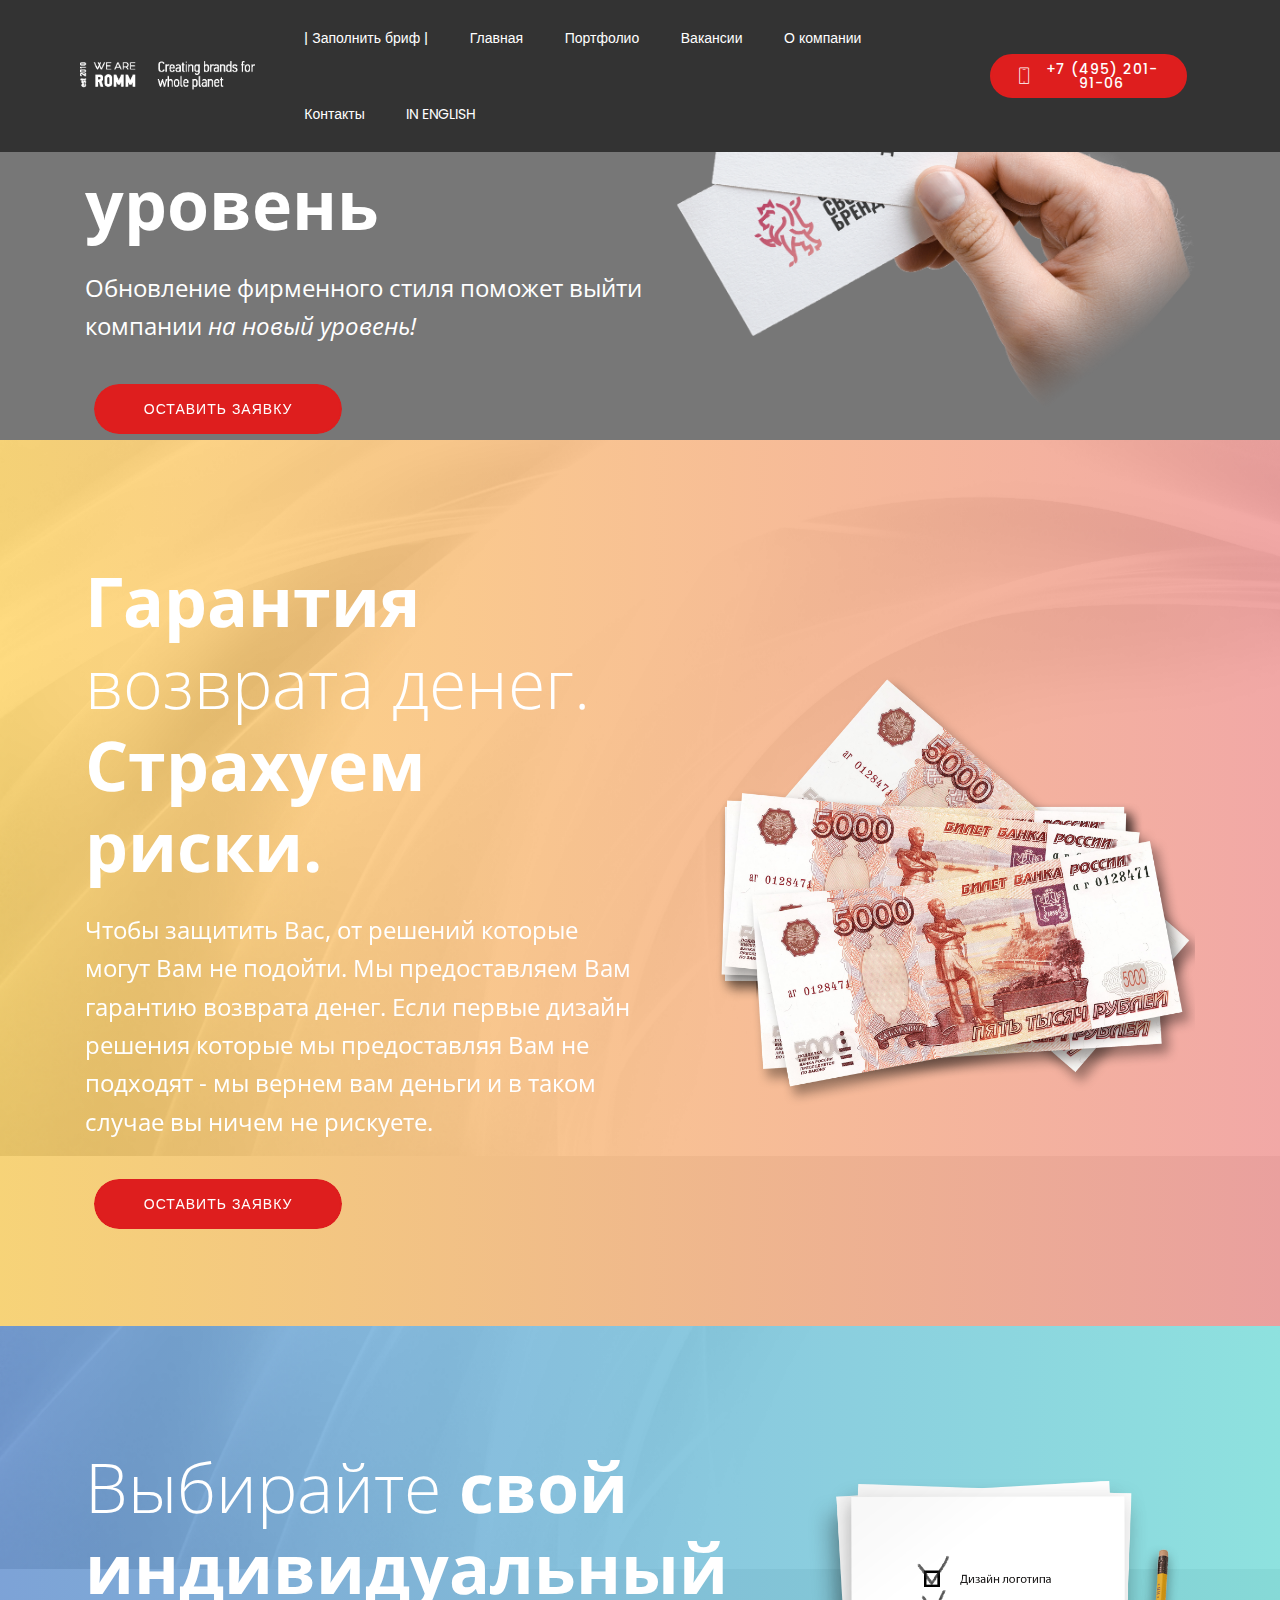
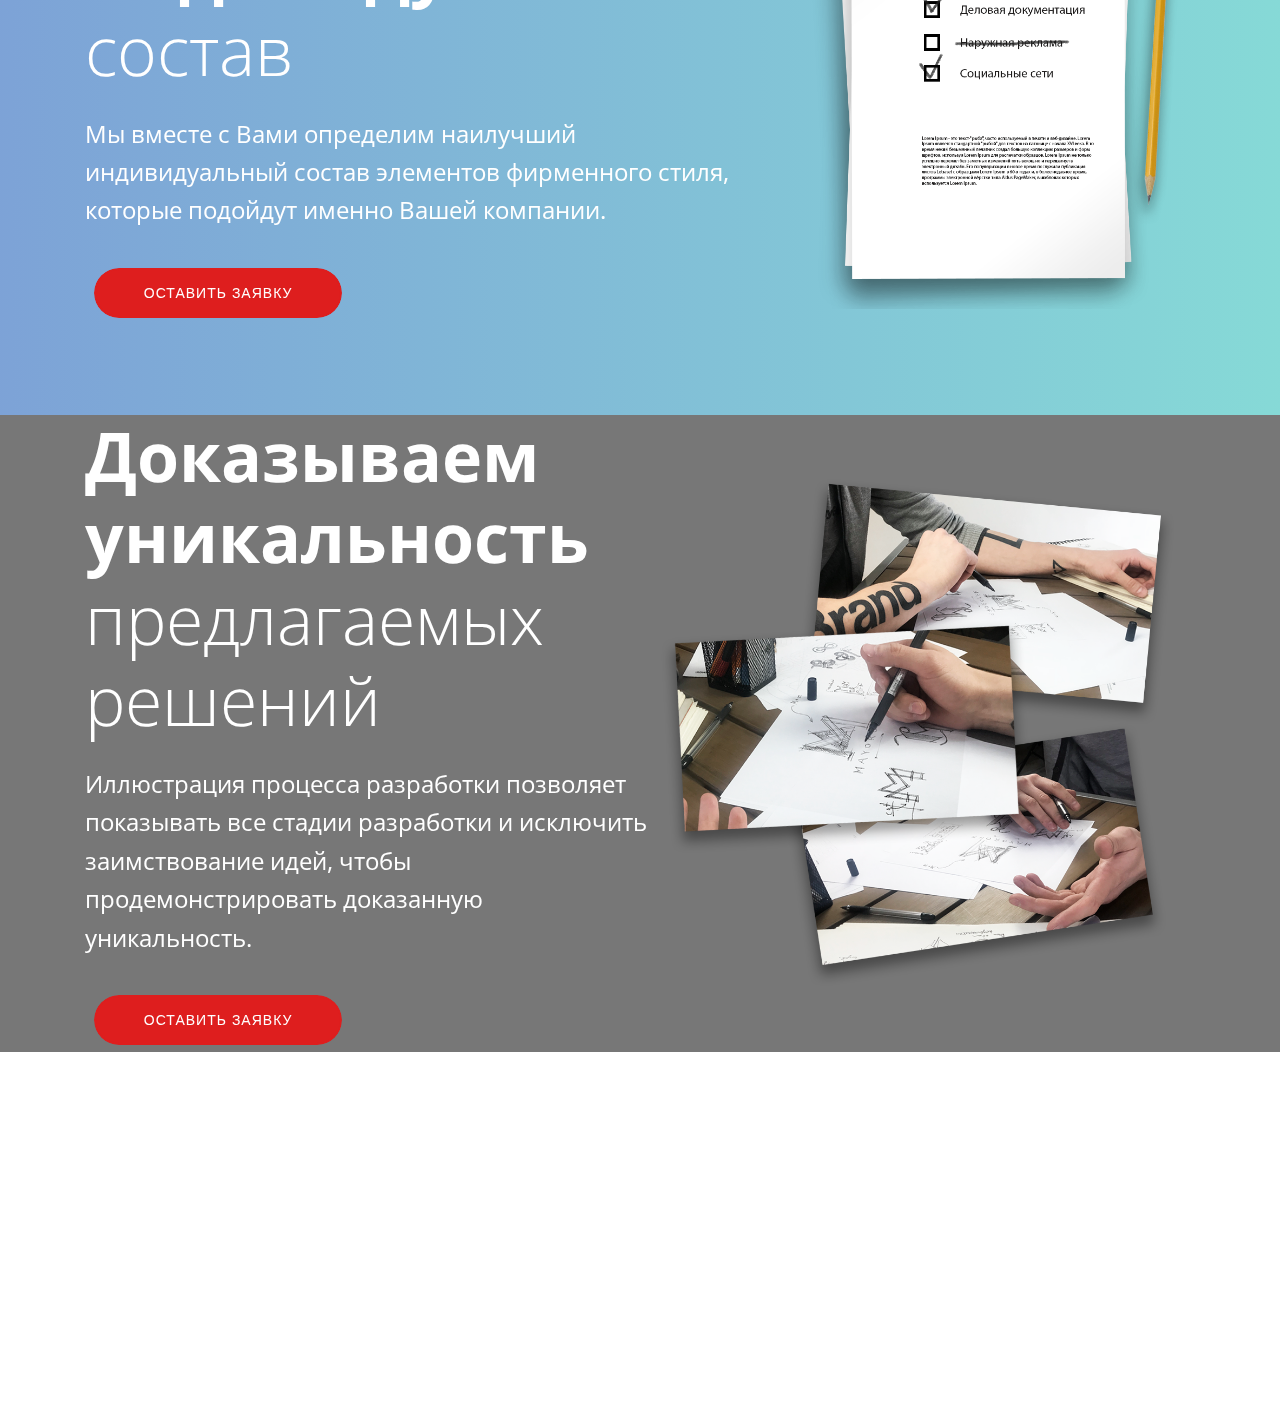
<file: page11.html>
<!DOCTYPE html>
<html  >
<head>
  <!-- Site made with Mobirise Website Builder v4.11.5, https://mobirise.com -->
  <meta charset="UTF-8">
  <meta http-equiv="X-UA-Compatible" content="IE=edge">
  <meta name="generator" content="Mobirise v4.11.5, mobirise.com">
  <meta name="viewport" content="width=device-width, initial-scale=1, minimum-scale=1">
  <link rel="shortcut icon" href="assets/images/favicon-128x128.png" type="image/x-icon">
  <meta name="description" content="Дизайн студия РОММ основанная в 2010 году.
Создание бренда, дизайн упаковки, корпоративная айдентика, фирменный стиль, 
разработка логотипа. Нейминг.">
  
  <title>test main&nbsp;</title>
  <link rel="stylesheet" href="assets/web/assets/mobirise-icons/mobirise-icons.css">
  <link rel="stylesheet" href="assets/tether/tether.min.css">
  <link rel="stylesheet" href="assets/bootstrap/css/bootstrap.min.css">
  <link rel="stylesheet" href="assets/bootstrap/css/bootstrap-reboot.min.css">
  <link rel="stylesheet" href="assets/bootstrap/css/bootstrap-grid.min.css">
  <link rel="stylesheet" href="assets/socicon/css/styles.css">
  <link rel="stylesheet" href="assets/dropdown/css/style.css">
  <link rel="stylesheet" href="assets/theme/css/style.css">
  <link rel="preload" as="style" href="assets/mobirise/css/mbr-additional.css"><link rel="stylesheet" href="assets/mobirise/css/mbr-additional.css" type="text/css">
  
  
  
</head>
<body>
  <section class="menu cid-rIIfsQ2QOl" once="menu" id="menu1-65">

    

    <nav class="navbar navbar-dropdown beta-menu align-items-center navbar-fixed-top navbar-toggleable-sm">
        
        <div class="menu-bottom">

            <div class="menu-logo">
                <div class="navbar-brand">
                <span class="navbar-logo">
                    <a href="index.html">
                        <img src="assets/images/14.gif" alt="Mobirise" title="" style="height: 3.8rem;">
                    </a>
                </span>
                
                </div>
                <button class="navbar-toggler navbar-toggler-right" type="button" data-toggle="collapse" data-target="#navbarSupportedContent" aria-controls="navbarSupportedContent" aria-expanded="false" aria-label="Toggle navigation">
                    <div class="hamburger">
                        <span></span>
                        <span></span>
                        <span></span>
                        <span></span>
                    </div>
                </button>
            </div>
            <div class="collapse navbar-collapse" id="navbarSupportedContent">
                <ul class="navbar-nav nav-dropdown js-float-line" data-app-modern-menu="true"><li class="nav-item"><a class="nav-link link mbr-white text-white display-4" href="https://romm.pro/brief/" target="_blank">| Заполнить бриф |</a></li><li class="nav-item"><a class="nav-link link mbr-white text-white display-4" href="index.html">Главная</a></li><li class="nav-item"><a class="nav-link link mbr-white text-white display-4" href="Portfolio.html">Портфолио</a></li><li class="nav-item"><a class="nav-link link mbr-white text-white display-4" href="vacancies.html">Вакансии</a></li><li class="nav-item"><a class="nav-link link mbr-white text-white display-4" href="company.html">О компании</a></li><li class="nav-item">
                        <a class="nav-link link mbr-white text-white display-4" href="Contacts.html">Контакты</a>
                    </li>
                    <li class="nav-item">
                        <a class="nav-link link mbr-white text-white display-4" href="https://www.romm.pro/our-portfolio/" target="_blank">IN ENGLISH</a>
                    </li></ul>
                <div class="navbar-buttons mbr-section-btn"><a class="btn btn-sm btn-primary display-4" href="tel:+74952019106"><span class="mbri-mobile mbr-iconfont mbr-iconfont-btn"></span>
                    
                        +7 (495) 201-91-06</a></div>
            </div>
        </div>
    </nav>
</section>

<section class="header2 cid-rIIqYCtRj3" id="header2-6s" data-bg-video="https://www.youtube.com/watch?v=36YgDDJ7XSc">

    

    <div class="mbr-overlay" style="opacity: 0.5;">
    </div>

    <div class="container">
        <div class="media-container-row">
            <div class="media-content">
                <h1 class="mbr-section-title mbr-white pb-3 mbr-fonts-style display-1">Выведите бизнес на <strong>новый уровень</strong></h1>
                <div class="mbr-section-text mbr-white pb-3 ">
                    <p class="mbr-text mbr-fonts-style display-5">Обновление фирменного стиля поможет выйти компании <em>на новый уровень!</em><br></p>
                </div>
                <div class="mbr-section-btn"><a class="btn btn-md btn-bgr btn-primary display-4" href="index.html#form1-e">ОСТАВИТЬ ЗАЯВКУ</a></div>
            </div>
            <div class="mbr-figure" style="width: 95%;">
                <img src="assets/images/4.png" alt="Mobirise" title="">
            </div>
        </div>
    </div>
</section>

<section class="header2 cid-rIIKxG5JCu mbr-parallax-background" id="header2-6t">

    

    <div class="mbr-overlay" style="opacity: 0.5;">
    </div>

    <div class="container">
        <div class="media-container-row">
            <div class="media-content">
                <h1 class="mbr-section-title mbr-white pb-3 mbr-fonts-style display-1"><strong>Гарантия</strong> возврата денег. <strong>Страхуем риски.</strong></h1>
                <div class="mbr-section-text mbr-white pb-3 ">
                    <p class="mbr-text mbr-fonts-style display-5">Чтобы защитить Вас, от решений которые могут Вам не подойти. Мы предоставляем Вам гарантию возврата денег. Если первые дизайн решения которые мы предоставляя Вам не подходят - мы вернем вам деньги и в таком случае вы ничем не рискуете.<br></p>
                </div>
                <div class="mbr-section-btn"><a class="btn btn-md btn-bgr btn-primary display-4" href="index.html#form1-e">ОСТАВИТЬ ЗАЯВКУ</a></div>
            </div>
            <div class="mbr-figure" style="width: 95%;">
                <img src="assets/images/1766.png" alt="Mobirise" title="">
            </div>
        </div>
    </div>
</section>

<section class="header2 cid-rIIfUXQKV0 mbr-parallax-background" id="header2-6q">

    

    <div class="mbr-overlay" style="opacity: 0.5;">
    </div>

    <div class="container">
        <div class="media-container-row">
            <div class="media-content">
                <h1 class="mbr-section-title mbr-white pb-3 mbr-fonts-style display-1">Выбирайте <strong>свой индивидуальный</strong> состав</h1>
                <div class="mbr-section-text mbr-white pb-3 ">
                    <p class="mbr-text mbr-fonts-style display-5">Мы вместе с Вами определим наилучший индивидуальный состав элементов фирменного стиля, которые подойдут именно Вашей компании.&nbsp;<br></p>
                </div>
                <div class="mbr-section-btn"><a class="btn btn-md btn-bgr btn-primary display-4" href="index.html#form1-e">ОСТАВИТЬ ЗАЯВКУ</a></div>
            </div>
            <div class="mbr-figure" style="width: 65%;">
                <img src="assets/images/2.png" alt="Mobirise" title="">
            </div>
        </div>
    </div>
</section>

<section class="header2 cid-rIIMMRrb8g mbr-parallax-background" id="header2-6u">

    

    <div class="mbr-overlay" style="opacity: 0.5;">
    </div>

    <div class="container">
        <div class="media-container-row">
            <div class="media-content">
                <h1 class="mbr-section-title mbr-white pb-3 mbr-fonts-style display-1"><strong>Доказываем уникальность</strong> предлагаемых решений</h1>
                <div class="mbr-section-text mbr-white pb-3 ">
                    <p class="mbr-text mbr-fonts-style display-5">Иллюстрация процесса разработки позволяет показывать все стадии разработки и исключить заимствование идей, чтобы продемонстрировать доказанную уникальность.<br></p>
                </div>
                <div class="mbr-section-btn"><a class="btn btn-md btn-bgr btn-primary display-4" href="index.html#form1-e">ОСТАВИТЬ ЗАЯВКУ</a></div>
            </div>
            <div class="mbr-figure" style="width: 95%;">
                <img src="assets/images/3.png" alt="Mobirise" title="">
            </div>
        </div>
    </div>
</section>

<section class="cid-rIIfsX8EW6 mbr-reveal" id="footer1-6p">

    

    

    <div class="container">
        <div class="media-container-row content text-white">
            <div class="col-12 col-md-3">
                <div class="media-wrap">
                    <a href="index.html">
                        <img src="assets/images/321.png" alt="Mobirise" title="">
                    </a>
                </div>
            </div>
            <div class="col-12 col-md-3 mbr-fonts-style display-7">
                <h5 class="pb-3">
                    Адрес:</h5>
                <p class="mbr-text">ул. Тургенева 4 &nbsp; &nbsp; &nbsp; &nbsp; &nbsp; &nbsp; &nbsp; &nbsp; &nbsp; &nbsp;<br>Россия, г. Симферополь</p>
            </div>
            <div class="col-12 col-md-3 mbr-fonts-style display-7">
                <h5 class="pb-3">
                    Контакты:</h5>
                <p class="mbr-text">
                    Email: <a href="mailto:hello@romm.pro" class="text-white">hello@romm.pro</a>&nbsp; &nbsp; &nbsp; &nbsp; &nbsp; &nbsp; &nbsp;&nbsp;<br>Phone: <a href="tel:+74952019106 " class="text-white">+7 (495) 201-91-06 </a>&nbsp; &nbsp; &nbsp;<br>WhatsApp: <a href="https://wa.me/79787503758" target="_blank" class="text-white">+7 (978) 750-37-58</a></p>
            </div>
            <div class="col-12 col-md-3 mbr-fonts-style display-7">
                <h5 class="pb-3">Ссылки:</h5>
                <p class="mbr-text"><a href="https://romm.pro/brief/" target="_blank">Бриф на разработку логотипа</a><br><a href="download.html">Информация для скачивания</a><a href="https://romm.pro/brief/" target="_blank"><br></a><br></p>
            </div>
        </div>
        <div class="footer-lower">
            <div class="media-container-row">
                <div class="col-sm-12">
                    <hr>
                </div>
            </div>
            <div class="media-container-row mbr-white">
                <div class="col-sm-6 copyright">
                    <p class="mbr-text mbr-fonts-style display-7">
                        © Copyright 2010 ROMMStudio by Golubtsov Brothers’ partnership &nbsp;- All Rights Reserved
                    </p>
                </div>
                <div class="col-md-6">
                    <div class="social-list align-right">
                        <div class="soc-item">
                            <a href="https://www.instagram.com/logo.romm/" target="_blank">
                                <span class="mbr-iconfont mbr-iconfont-social socicon-instagram socicon"></span>
                            </a>
                        </div>
                        
                        
                        
                        
                        
                    </div>
                </div>
            </div>
        </div>
    </div>
</section>


  <script src="assets/web/assets/jquery/jquery.min.js"></script>
  <script src="assets/popper/popper.min.js"></script>
  <script src="assets/tether/tether.min.js"></script>
  <script src="assets/bootstrap/js/bootstrap.min.js"></script>
  <script src="assets/smoothscroll/smooth-scroll.js"></script>
  <script src="assets/touchswipe/jquery.touch-swipe.min.js"></script>
  <script src="assets/ytplayer/jquery.mb.ytplayer.min.js"></script>
  <script src="assets/vimeoplayer/jquery.mb.vimeo_player.js"></script>
  <script src="assets/parallax/jarallax.min.js"></script>
  <script src="assets/dropdown/js/script.min.js"></script>
  <script src="assets/theme/js/script.js"></script>
  
  <!-- Yandex.Metrika counter -->
<script type="text/javascript" >
   (function(m,e,t,r,i,k,a){m[i]=m[i]||function(){(m[i].a=m[i].a||[]).push(arguments)};
   m[i].l=1*new Date();k=e.createElement(t),a=e.getElementsByTagName(t)[0],k.async=1,k.src=r,a.parentNode.insertBefore(k,a)})
   (window, document, "script", "https://mc.yandex.ru/metrika/tag.js", "ym");

   ym(29110060, "init", {
        clickmap:true,
        trackLinks:true,
        accurateTrackBounce:true,
        webvisor:true,
        trackHash:true
   });
</script>
<noscript><div><img src="https://mc.yandex.ru/watch/29110060" style="position:absolute; left:-9999px;" alt="" /></div></noscript>
<!-- /Yandex.Metrika counter -->

<!-- Start of HubSpot Embed Code -->
  <script type="text/javascript" id="hs-script-loader" async defer src="//js.hs-scripts.com/5752595.js"></script>
<!-- End of HubSpot Embed Code -->
</body>
</html>
</file>
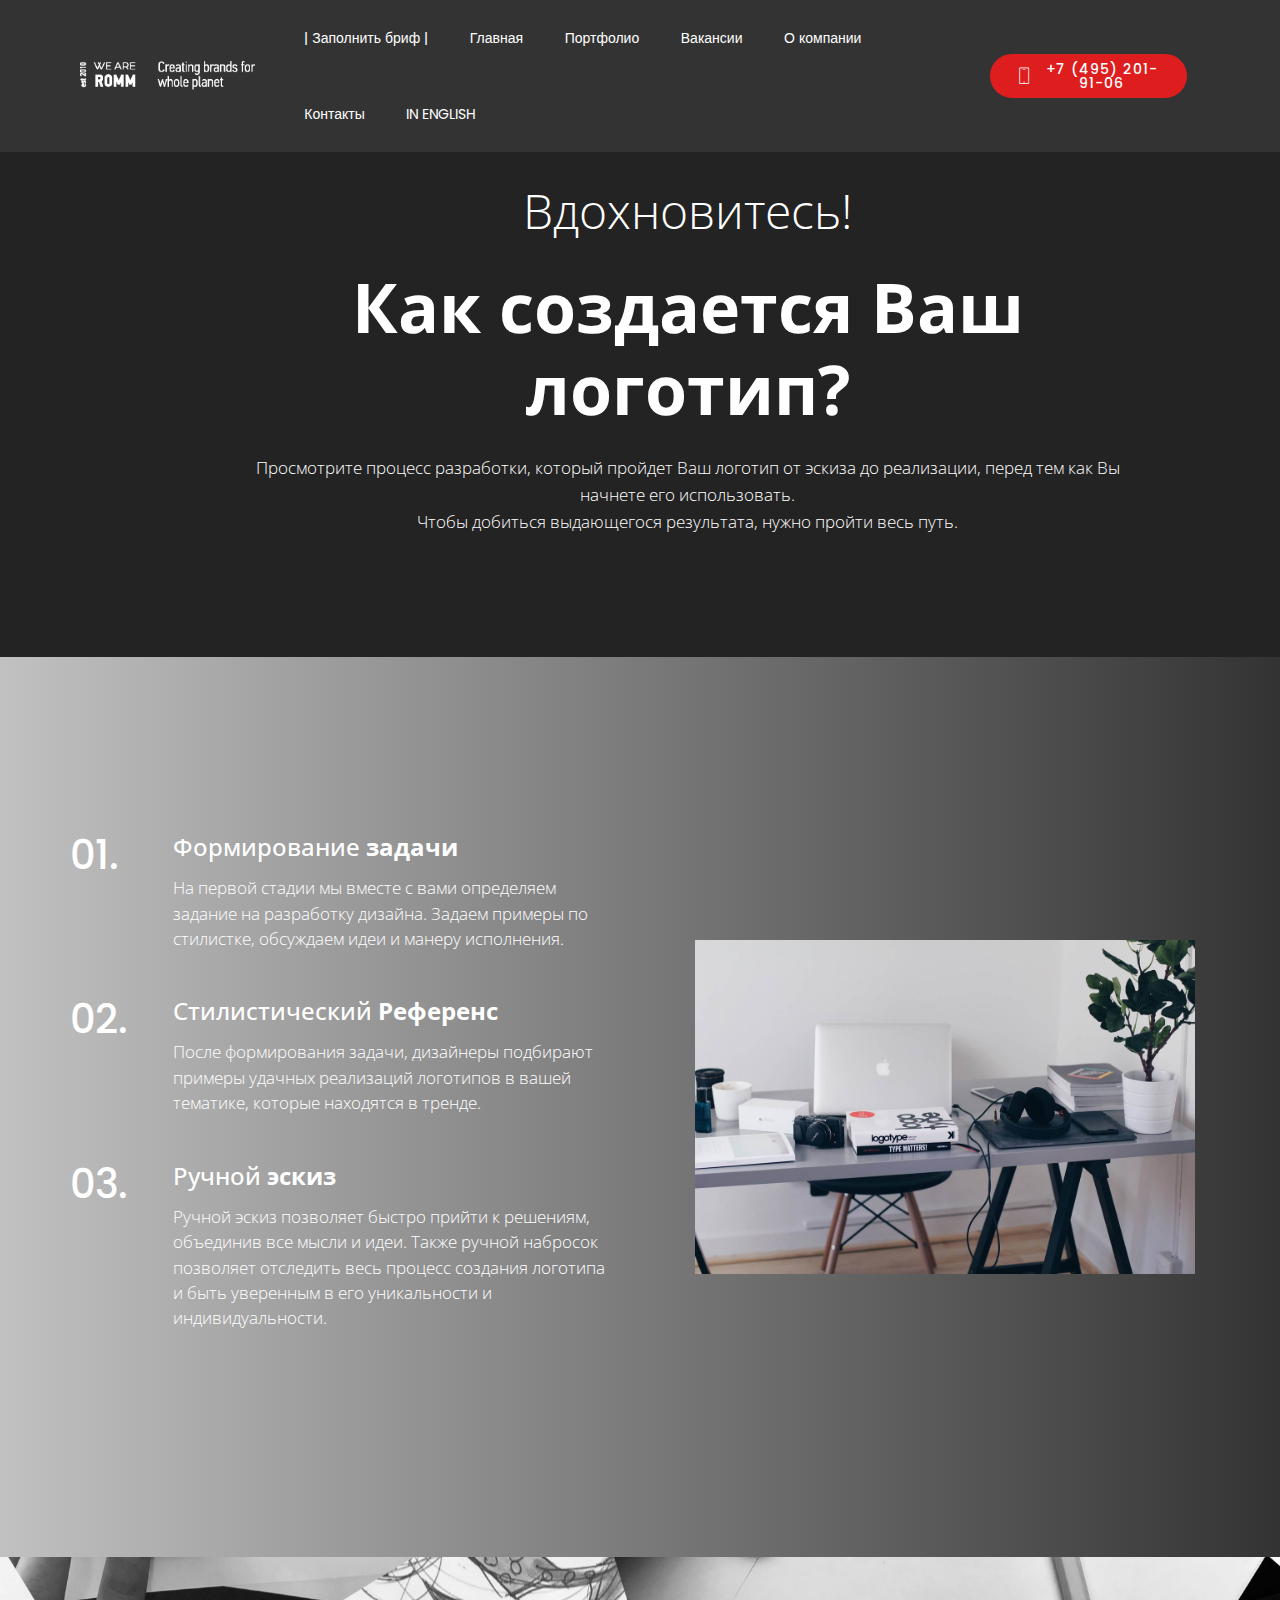
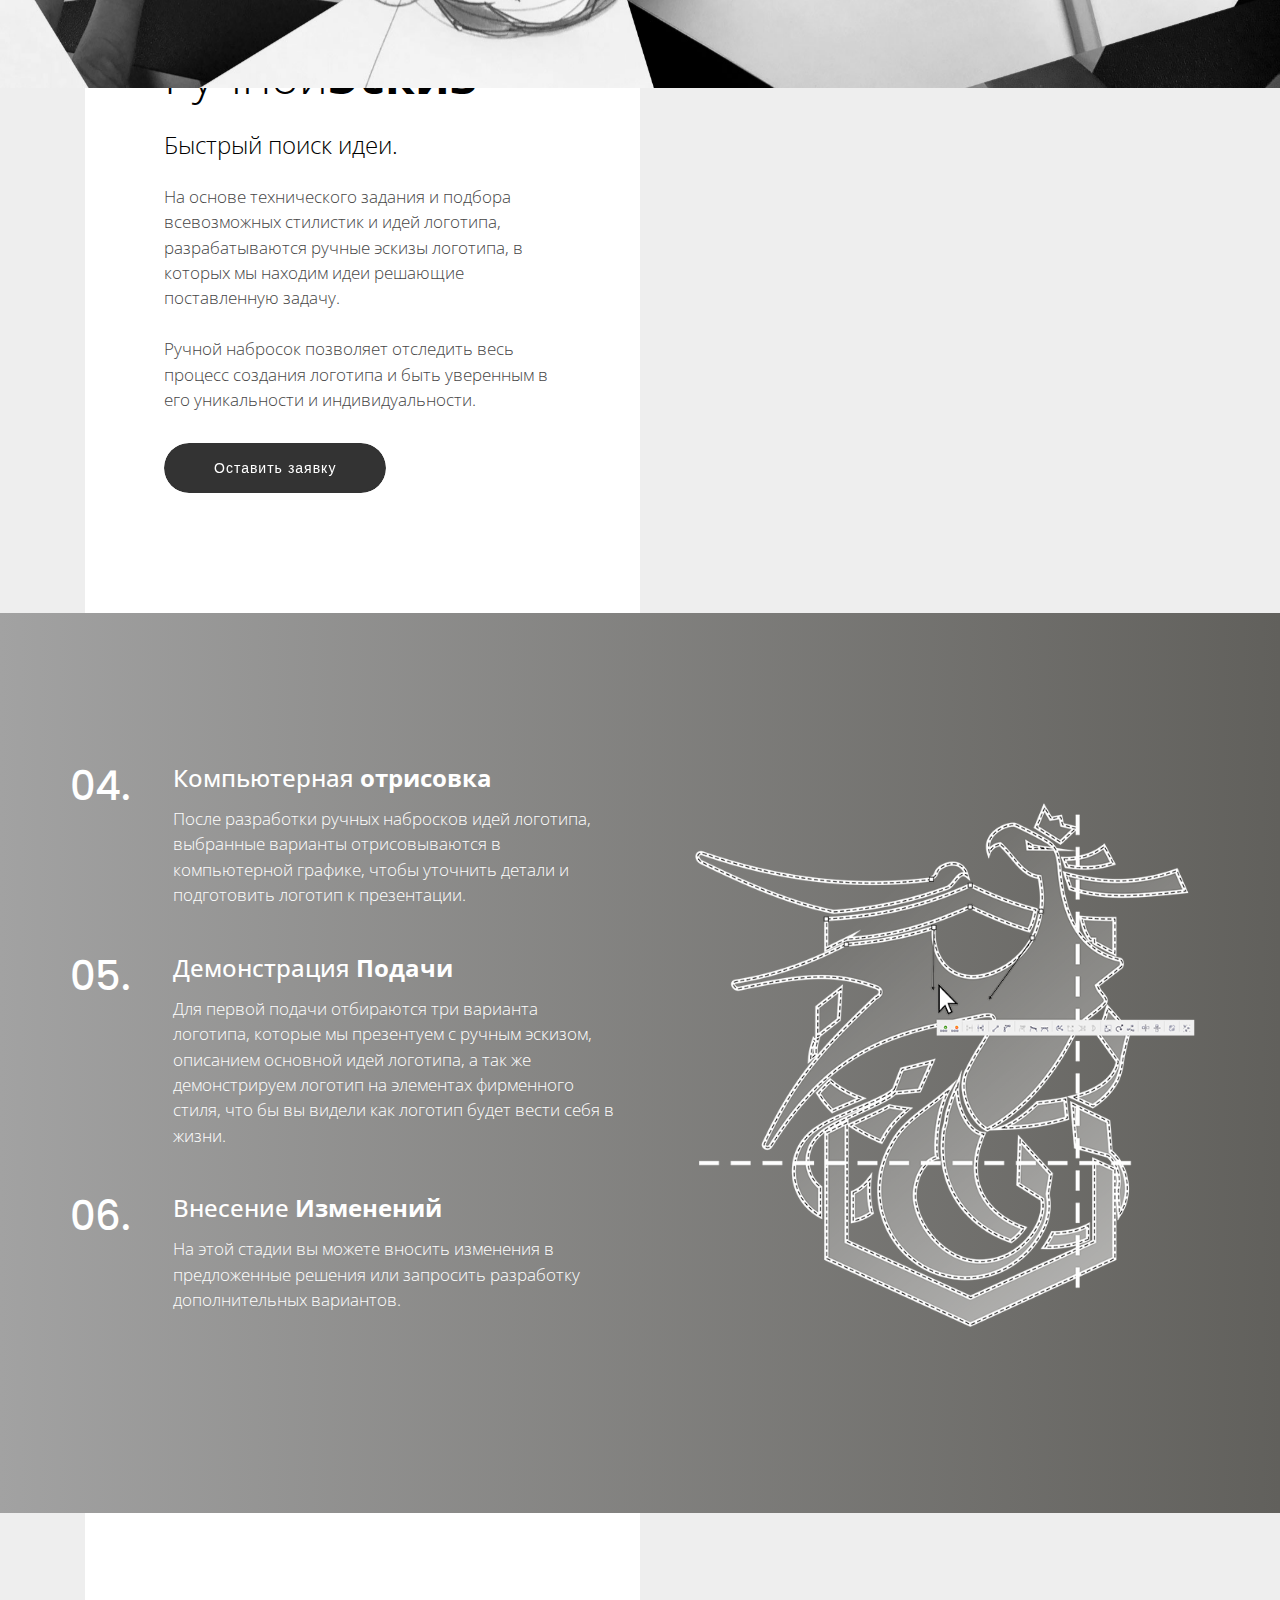
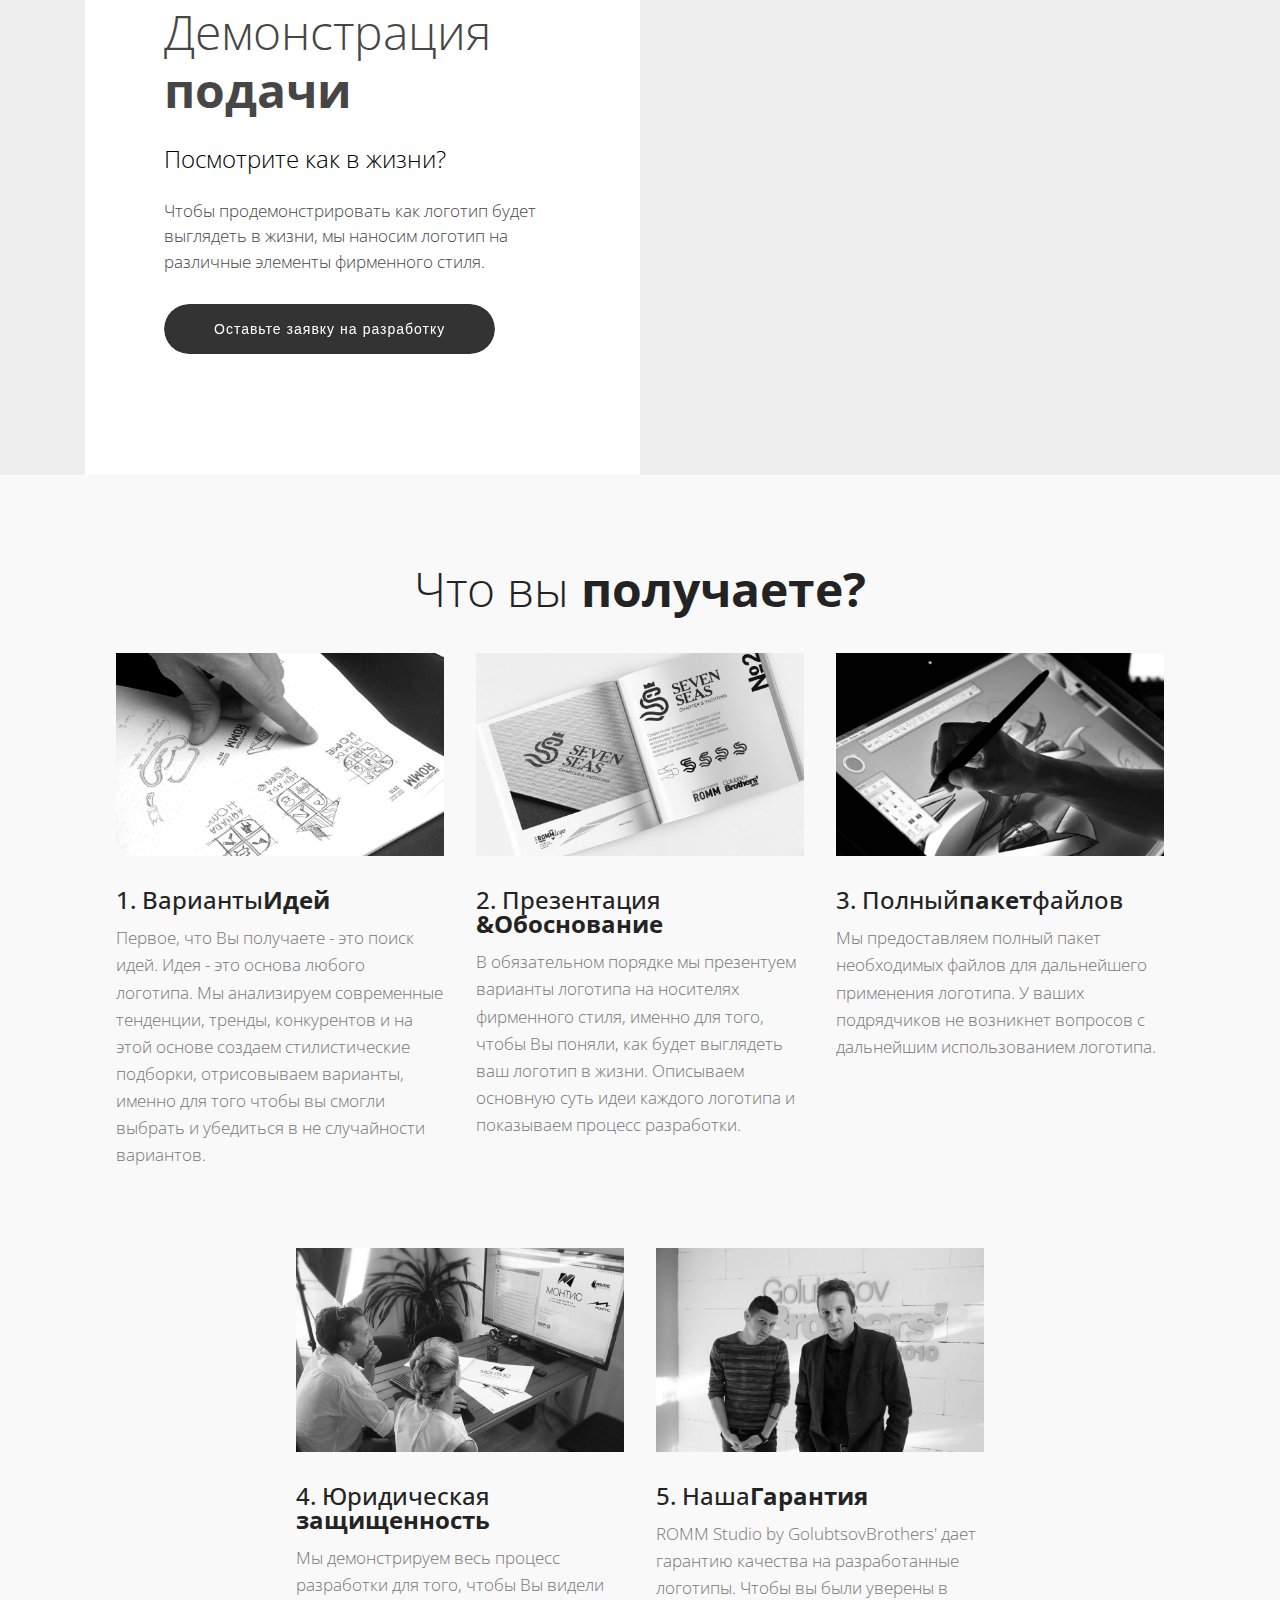
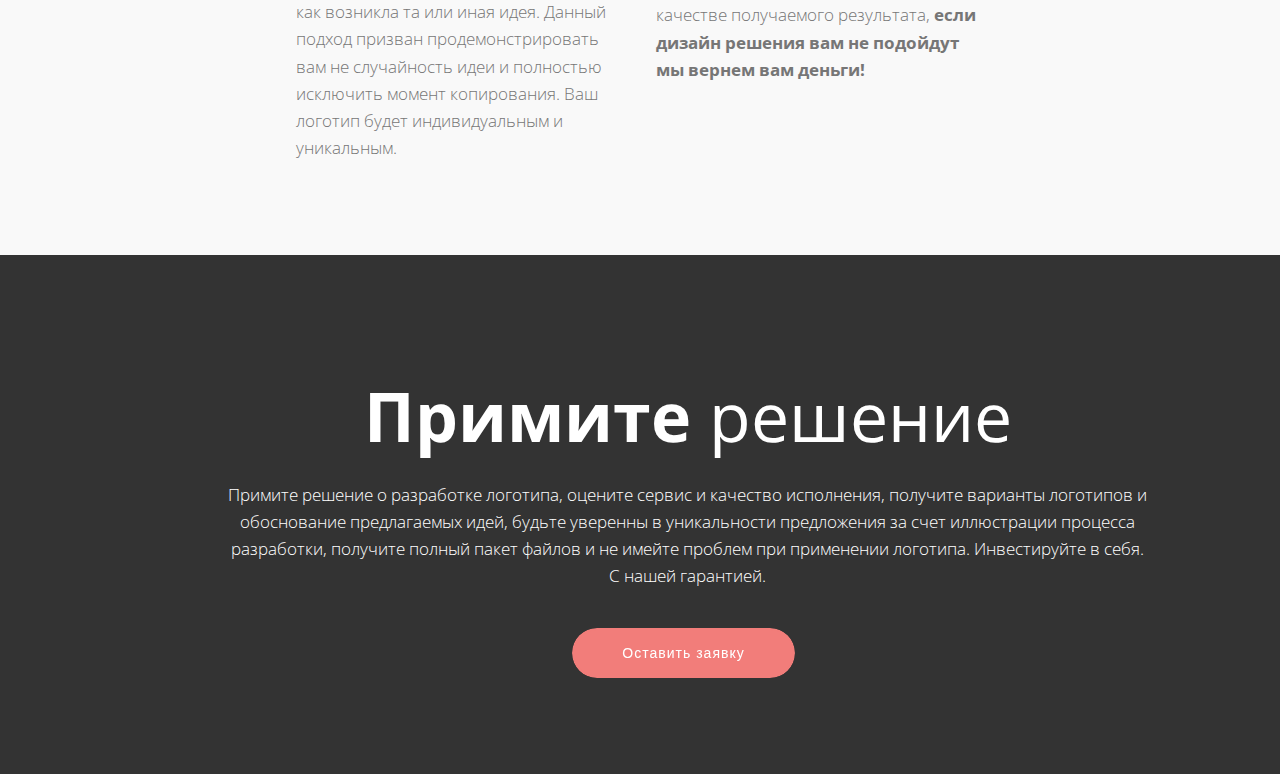
<file: page3.html>
<!DOCTYPE html>
<html  >
<head>
  <!-- Site made with Mobirise Website Builder v4.11.5, https://mobirise.com -->
  <meta charset="UTF-8">
  <meta http-equiv="X-UA-Compatible" content="IE=edge">
  <meta name="generator" content="Mobirise v4.11.5, mobirise.com">
  <meta name="viewport" content="width=device-width, initial-scale=1, minimum-scale=1">
  <link rel="shortcut icon" href="assets/images/favicon-128x128.png" type="image/x-icon">
  <meta name="description" content="Разработка логотипов. Дизайн логотипов. ROMM Studio. Дизайн студия РОММ.">
  
  <title>process</title>
  <link rel="stylesheet" href="assets/web/assets/mobirise-icons/mobirise-icons.css">
  <link rel="stylesheet" href="assets/tether/tether.min.css">
  <link rel="stylesheet" href="assets/bootstrap/css/bootstrap.min.css">
  <link rel="stylesheet" href="assets/bootstrap/css/bootstrap-reboot.min.css">
  <link rel="stylesheet" href="assets/bootstrap/css/bootstrap-grid.min.css">
  <link rel="stylesheet" href="assets/dropdown/css/style.css">
  <link rel="stylesheet" href="assets/theme/css/style.css">
  <link rel="preload" as="style" href="assets/mobirise/css/mbr-additional.css"><link rel="stylesheet" href="assets/mobirise/css/mbr-additional.css" type="text/css">
  
  
  

</head>
<body>
  <section class="menu cid-rGhDL5xLQ6" once="menu" id="menu1-4w">

    

    <nav class="navbar navbar-dropdown beta-menu align-items-center navbar-fixed-top navbar-toggleable-sm">
        
        <div class="menu-bottom">

            <div class="menu-logo">
                <div class="navbar-brand">
                <span class="navbar-logo">
                    <a href="index.html">
                        <img src="assets/images/14.gif" alt="Mobirise" title="" style="height: 3.8rem;">
                    </a>
                </span>
                
                </div>
                <button class="navbar-toggler navbar-toggler-right" type="button" data-toggle="collapse" data-target="#navbarSupportedContent" aria-controls="navbarSupportedContent" aria-expanded="false" aria-label="Toggle navigation">
                    <div class="hamburger">
                        <span></span>
                        <span></span>
                        <span></span>
                        <span></span>
                    </div>
                </button>
            </div>
            <div class="collapse navbar-collapse" id="navbarSupportedContent">
                <ul class="navbar-nav nav-dropdown js-float-line" data-app-modern-menu="true"><li class="nav-item"><a class="nav-link link mbr-white text-white display-4" href="https://romm.pro/brief/" target="_blank">| Заполнить бриф |</a></li><li class="nav-item"><a class="nav-link link mbr-white text-white display-4" href="index.html">Главная</a></li><li class="nav-item"><a class="nav-link link mbr-white text-white display-4" href="Portfolio.html">Портфолио</a></li><li class="nav-item"><a class="nav-link link mbr-white text-white display-4" href="vacancies.html">Вакансии</a></li><li class="nav-item"><a class="nav-link link mbr-white text-white display-4" href="company.html">О компании</a></li><li class="nav-item">
                        <a class="nav-link link mbr-white text-white display-4" href="Contacts.html">Контакты</a>
                    </li>
                    <li class="nav-item">
                        <a class="nav-link link mbr-white text-white display-4" href="https://www.romm.pro/our-portfolio/" target="_blank">IN ENGLISH</a>
                    </li></ul>
                <div class="navbar-buttons mbr-section-btn"><a class="btn btn-sm btn-primary display-4" href="tel:+74952019106"><span class="mbri-mobile mbr-iconfont mbr-iconfont-btn"></span>
                    
                        +7 (495) 201-91-06</a></div>
            </div>
        </div>
    </nav>
</section>

<section class="header3 cid-r2zqiQtZks" id="header3-1a">

    

    

    <div class="container align-center">
        <div class="row justify-content-center">
            <div class="media-container-column mbr-white col-md-10 offset-md-1">
                <h3 class="mbr-section-subtitle align-center mbr-light pb-3 mbr-fonts-style display-2">Вдохновитесь!</h3>
                <h1 class="mbr-section-title mbr-bold pb-3 mbr-fonts-style display-1">Как создается Ваш логотип?</h1>
                <p class="mbr-text pb-3 mbr-fonts-style display-7">Просмотрите процесс разработки, который пройдет Ваш логотип от эскиза до реализации, перед тем как Вы начнете его использовать.<br>Чтобы добиться выдающегося результата, нужно пройти весь путь.</p>
                
            </div>
        </div>
    </div>
    
</section>

<section class="features4 cid-r2ziI6VB2j mbr-fullscreen" id="features4-10">

    

    

    <div class="container">
        <div class="media-container-row">
            <div class="counter-container media-content">
                <div class="mb-5">
                    <h4 class="counter">01.</h4>
                    <h3 class="mb-3 mbr-fonts-style display-5">Формирование <strong>задачи</strong></h3>
                    <p class="mbr-fonts-style display-7">На первой стадии мы вместе с вами определяем задание на разработку дизайна. Задаем примеры по стилистке, обсуждаем идеи и манеру исполнения.</p>
                </div>
                <div class="mb-5">
                    <h4 class="counter">02.</h4>
                    <h3 class="mb-3 mbr-fonts-style display-5">Стилистический&nbsp;<strong>Референс</strong></h3>
                    <p class="mbr-fonts-style display-7">После формирования задачи, дизайнеры подбирают примеры удачных реализаций логотипов в вашей тематике, которые находятся в тренде.</p>
                </div>
                <div class="mb-5">
                    <h4 class="counter">03.</h4>
                    <h3 class="mb-3 mbr-fonts-style display-5">Ручной <strong>эскиз</strong></h3>
                    <p class="mbr-fonts-style display-7">Ручной эскиз позволяет быстро прийти к решениям, объединив все мысли и идеи. Также ручной набросок позволяет отследить весь процесс создания логотипа и быть уверенным в его уникальности и индивидуальности.</p>
                </div>
                
            </div>
            <div class="mbr-figure" style="width: 100%;">
                <img src="assets/images/19.jpg" alt="Mobirise">
            </div>
        </div>
    </div>
</section>

<section class="features11 cid-r2zhLAk6qw mbr-parallax-background" id="features11-x">

    

    

    <div class="container">
        <div class="text-content">
            <div class="media-container-row ">
                <div class="col-md-12 mb-4">
                    <h2 class="mb-4 mbr-fonts-style mbr-section-title display-2">Ручной<strong>Эскиз</strong></h2>
                    <h3 class="mbr-section-subtitle mbr-fonts-style mb-4 display-5">Быстрый поиск идеи.</h3>
                    <p class="mb-4 mbr-fonts-style display-7">На основе технического задания и подбора всевозможных стилистик и идей логотипа, разрабатываются ручные эскизы логотипа, в которых мы находим идеи решающие поставленную задачу.&nbsp;<br><br>Ручной набросок позволяет отследить весь процесс создания логотипа и быть уверенным в его уникальности и индивидуальности.</p>
                    <div class="mbr-section-btn"><a class="btn btn-md btn-bgr btn-danger display-4" href="index.html#form1-e">Оставить заявку</a></div>
                </div>
            </div>
        </div>
    </div>
</section>

<section class="features4 cid-r2zlh6LRZw mbr-fullscreen" id="features4-11">

    

    

    <div class="container">
        <div class="media-container-row">
            <div class="counter-container media-content">
                <div class="mb-5">
                    <h4 class="counter">04.</h4>
                    <h3 class="mb-3 mbr-fonts-style display-5">Компьютерная <strong>отрисовка</strong></h3>
                    <p class="mbr-fonts-style display-7">После разработки ручных набросков идей логотипа, выбранные варианты отрисовываются в компьютерной графике, чтобы уточнить детали и подготовить логотип к презентации.</p>
                </div>
                <div class="mb-5">
                    <h4 class="counter">05.</h4>
                    <h3 class="mb-3 mbr-fonts-style display-5">Демонстрация <strong>Подачи</strong></h3>
                    <p class="mbr-fonts-style display-7">Для первой подачи отбираются три варианта логотипа, которые мы презентуем с ручным эскизом, описанием основной идей логотипа, а так же<br>демонстрируем логотип на элементах фирменного стиля, что бы вы видели как логотип будет вести себя в жизни.</p>
                </div>
                <div class="mb-5">
                    <h4 class="counter">06.</h4>
                    <h3 class="mb-3 mbr-fonts-style display-5">Внесение <strong>Изменений</strong></h3>
                    <p class="mbr-fonts-style display-7">На этой стадии вы можете вносить изменения в предложенные решения или запросить разработку дополнительных вариантов.</p>
                </div>
                
            </div>
            <div class="mbr-figure" style="width: 100%;">
                <img src="assets/images/121212.png" alt="Mobirise" title="">
            </div>
        </div>
    </div>
</section>

<section class="features11 cid-r2zmoYnPce mbr-parallax-background" id="features11-13">

    

    <div class="mbr-overlay" style="opacity: 0;">
    </div>

    <div class="container">
        <div class="text-content">
            <div class="media-container-row ">
                <div class="col-md-12 mb-4">
                    <h2 class="mb-4 mbr-fonts-style mbr-section-title display-2"><p>Демонстрация <strong>подачи</strong>&nbsp;&nbsp;&nbsp;&nbsp;</p></h2>
                    <h3 class="mbr-section-subtitle mbr-fonts-style mb-4 display-5">Посмотрите как в жизни?</h3>
                    <p class="mb-4 mbr-fonts-style display-7">Чтобы продемонстрировать как логотип будет выглядеть в жизни, мы наносим логотип на различные элементы фирменного стиля.</p>
                    <div class="mbr-section-btn"><a class="btn btn-md btn-bgr btn-danger display-4" href="index.html#form1-e">Оставьте заявку на разработку</a></div>
                </div>
            </div>
        </div>
    </div>
</section>

<section class="features8 cid-r2zAW7LooH" id="features8-1b">
    
    

    
    <div class="container">
        <div class="container">
            <h2 class="mbr-fonts-style mb-4 align-center display-2">Что вы <strong>получаете?</strong></h2>
            
            <div class="media-container-row">
                <div class="card col-12 col-md-4 col-lg-4">
                    <div class="card-img">
                        <img src="assets/images/00-1.jpg" alt="Mobirise" title="">
                    </div>
                    <div class="card-box">
                        
                        <h4 class="card-title mbr-fonts-style display-5">1. Варианты<strong>Идей</strong></h4>
                        <p class="mbr-text mbr-fonts-style display-7">Первое, что Вы получаете - это поиск идей. Идея - это основа любого логотипа. Мы анализируем современные тенденции, тренды, конкурентов и на этой основе создаем стилистические подборки, отрисовываем варианты, именно для того чтобы вы смогли выбрать и убедиться в не случайности вариантов.</p>
                        <div class="mbr-section-btn"><a class="btn-underline mr-3 display-4" href="https://mobirise.com"></a></div>
                    </div>
                </div>
                <div class="card col-12 col-md-4 col-lg-4">
                    <div class="card-img">
                        <img src="assets/images/01.jpg" alt="Mobirise" title="">
                    </div>
                    <div class="card-box">
                        
                        <h4 class="card-title mbr-fonts-style display-5">2. Презентация<br><strong>&amp;Обоснование</strong></h4>
                        <p class="mbr-text mbr-fonts-style display-7">В обязательном порядке мы презентуем варианты логотипа на носителях фирменного стиля, именно для того, чтобы Вы поняли, как будет выглядеть ваш логотип в жизни. Описываем основную суть идеи каждого логотипа и показываем процесс разработки.</p>
                        <div class="mbr-section-btn"><a class="btn-underline mr-3 display-4" href="https://mobirise.com"></a></div>
                    </div>
                </div>
                <div class="card col-12 col-md-4 col-lg-4">
                    <div class="card-img">
                        <img src="assets/images/02.jpg" alt="Mobirise" title="">
                    </div>
                    <div class="card-box">
                        
                        <h4 class="card-title mbr-fonts-style display-5">3. Полный<strong>пакет</strong>файлов</h4>
                        <p class="mbr-text mbr-fonts-style display-7">Мы предоставляем полный пакет необходимых файлов для дальнейшего применения логотипа. У ваших подрядчиков не возникнет вопросов с дальнейшим использованием логотипа.</p>
                        <div class="mbr-section-btn"><a class="btn-underline mr-3 display-4" href="https://mobirise.com"></a></div>
                    </div>
                </div>
            </div>


        </div>
    </div>
</section>

<section class="features8 cid-r2zIxkqagT" id="features8-1c">
    
    

    
    <div class="container">
        <div class="container">
            
            
            <div class="media-container-row">
                <div class="card col-12 col-md-4">
                    <div class="card-img">
                        <img src="assets/images/03.jpg" alt="Mobirise" title="">
                    </div>
                    <div class="card-box">
                        
                        <h4 class="card-title mbr-fonts-style display-5">4. Юридическая <strong>защищенность</strong></h4>
                        <p class="mbr-text mbr-fonts-style display-7">Мы демонстрируем весь процесс разработки для того, чтобы Вы видели как возникла та или иная идея. Данный подход призван продемонстрировать вам не случайность идеи и полностью исключить момент копирования. Ваш логотип будет индивидуальным и уникальным.</p>
                        <div class="mbr-section-btn"><a class="btn-underline mr-3 display-4" href="https://mobirise.com"></a></div>
                    </div>
                </div>
                <div class="card col-12 col-md-4">
                    <div class="card-img">
                        <img src="assets/images/04.jpg" alt="Mobirise" title="">
                    </div>
                    <div class="card-box">
                        
                        <h4 class="card-title mbr-fonts-style display-5">5. Наша<strong>Гарантия</strong></h4>
                        <p class="mbr-text mbr-fonts-style display-7">ROMM Studio by GolubtsovBrothers' дает гарантию качества на разработанные логотипы. Чтобы вы были уверены в качестве получаемого результата, <strong>если дизайн решения вам не подойдут мы вернем вам деньги!</strong></p>
                        <div class="mbr-section-btn"><a class="btn-underline mr-3 display-4" href="https://mobirise.com"></a></div>
                    </div>
                </div>
                
            </div>


        </div>
    </div>
</section>

<section class="header3 cid-r2zouubLTL" id="header3-16">

    

    

    <div class="container align-center">
        <div class="row justify-content-center">
            <div class="media-container-column mbr-white col-md-10 offset-md-1">
                
                <h1 class="mbr-section-title mbr-bold pb-3 mbr-fonts-style display-1">Примите&nbsp;<span style="font-weight: normal;">решение</span></h1>
                <p class="mbr-text pb-3 mbr-fonts-style display-7">Примите решение о разработке логотипа, оцените сервис и качество исполнения, получите варианты логотипов и обоснование предлагаемых идей, будьте уверенны в уникальности предложения за счет иллюстрации процесса разработки, получите полный пакет файлов и не имейте проблем при применении логотипа. Инвестируйте в себя. С нашей гарантией.</p>
                <div class="mbr-section-btn"><a class="btn btn-md btn-secondary btn-bgr display-4" href="index.html#form1-e">Оставить заявку</a></div>
            </div>
        </div>
    </div>
    
</section>


  <script src="assets/web/assets/jquery/jquery.min.js"></script>
  <script src="assets/popper/popper.min.js"></script>
  <script src="assets/tether/tether.min.js"></script>
  <script src="assets/bootstrap/js/bootstrap.min.js"></script>
  <script src="assets/smoothscroll/smooth-scroll.js"></script>
  <script src="assets/parallax/jarallax.min.js"></script>
  <script src="assets/dropdown/js/script.min.js"></script>
  <script src="assets/touchswipe/jquery.touch-swipe.min.js"></script>
  <script src="assets/theme/js/script.js"></script>
  
  <!-- Yandex.Metrika counter -->
<script type="text/javascript" >
   (function(m,e,t,r,i,k,a){m[i]=m[i]||function(){(m[i].a=m[i].a||[]).push(arguments)};
   m[i].l=1*new Date();k=e.createElement(t),a=e.getElementsByTagName(t)[0],k.async=1,k.src=r,a.parentNode.insertBefore(k,a)})
   (window, document, "script", "https://mc.yandex.ru/metrika/tag.js", "ym");

   ym(29110060, "init", {
        clickmap:true,
        trackLinks:true,
        accurateTrackBounce:true,
        webvisor:true,
        trackHash:true
   });
</script>
<noscript><div><img src="https://mc.yandex.ru/watch/29110060" style="position:absolute; left:-9999px;" alt="" /></div></noscript>
<!-- /Yandex.Metrika counter -->

<!-- Start of HubSpot Embed Code -->
  <script type="text/javascript" id="hs-script-loader" async defer src="//js.hs-scripts.com/5752595.js"></script>
<!-- End of HubSpot Embed Code -->
</body>
</html>
</file>
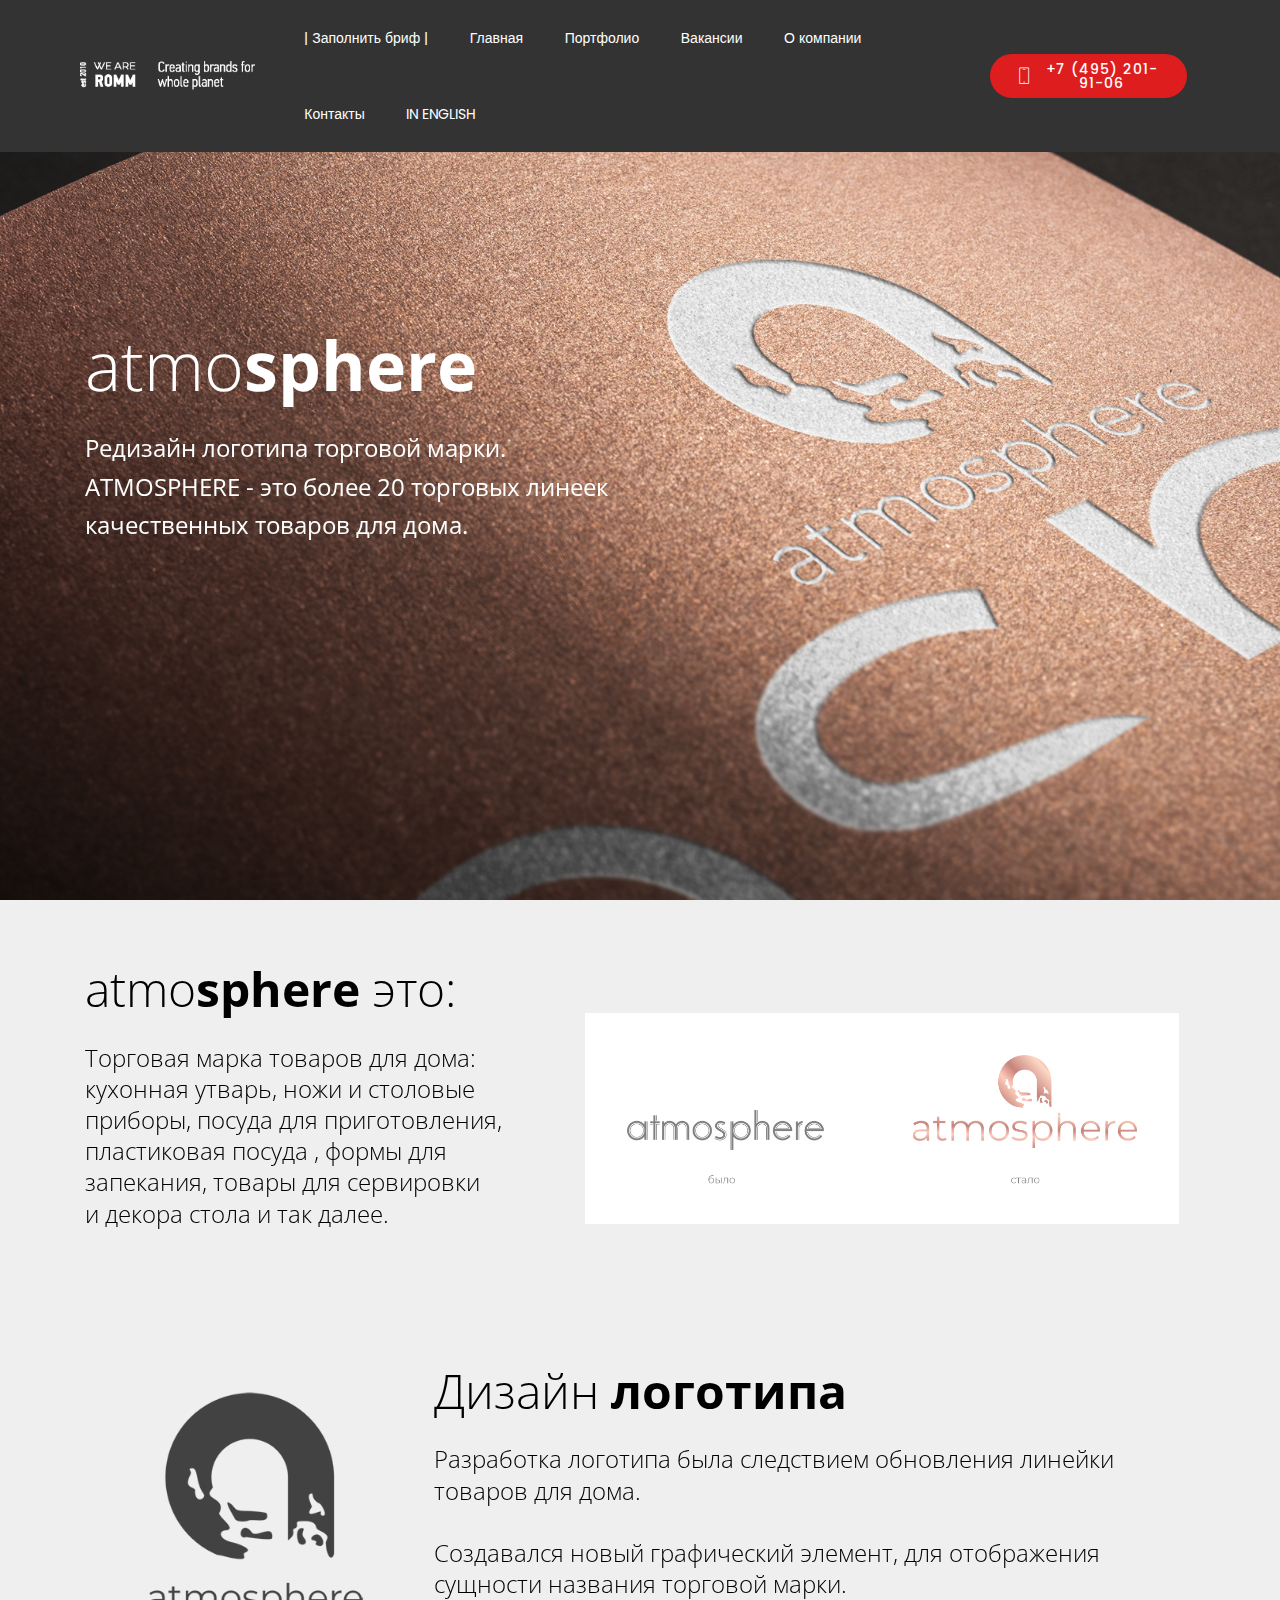
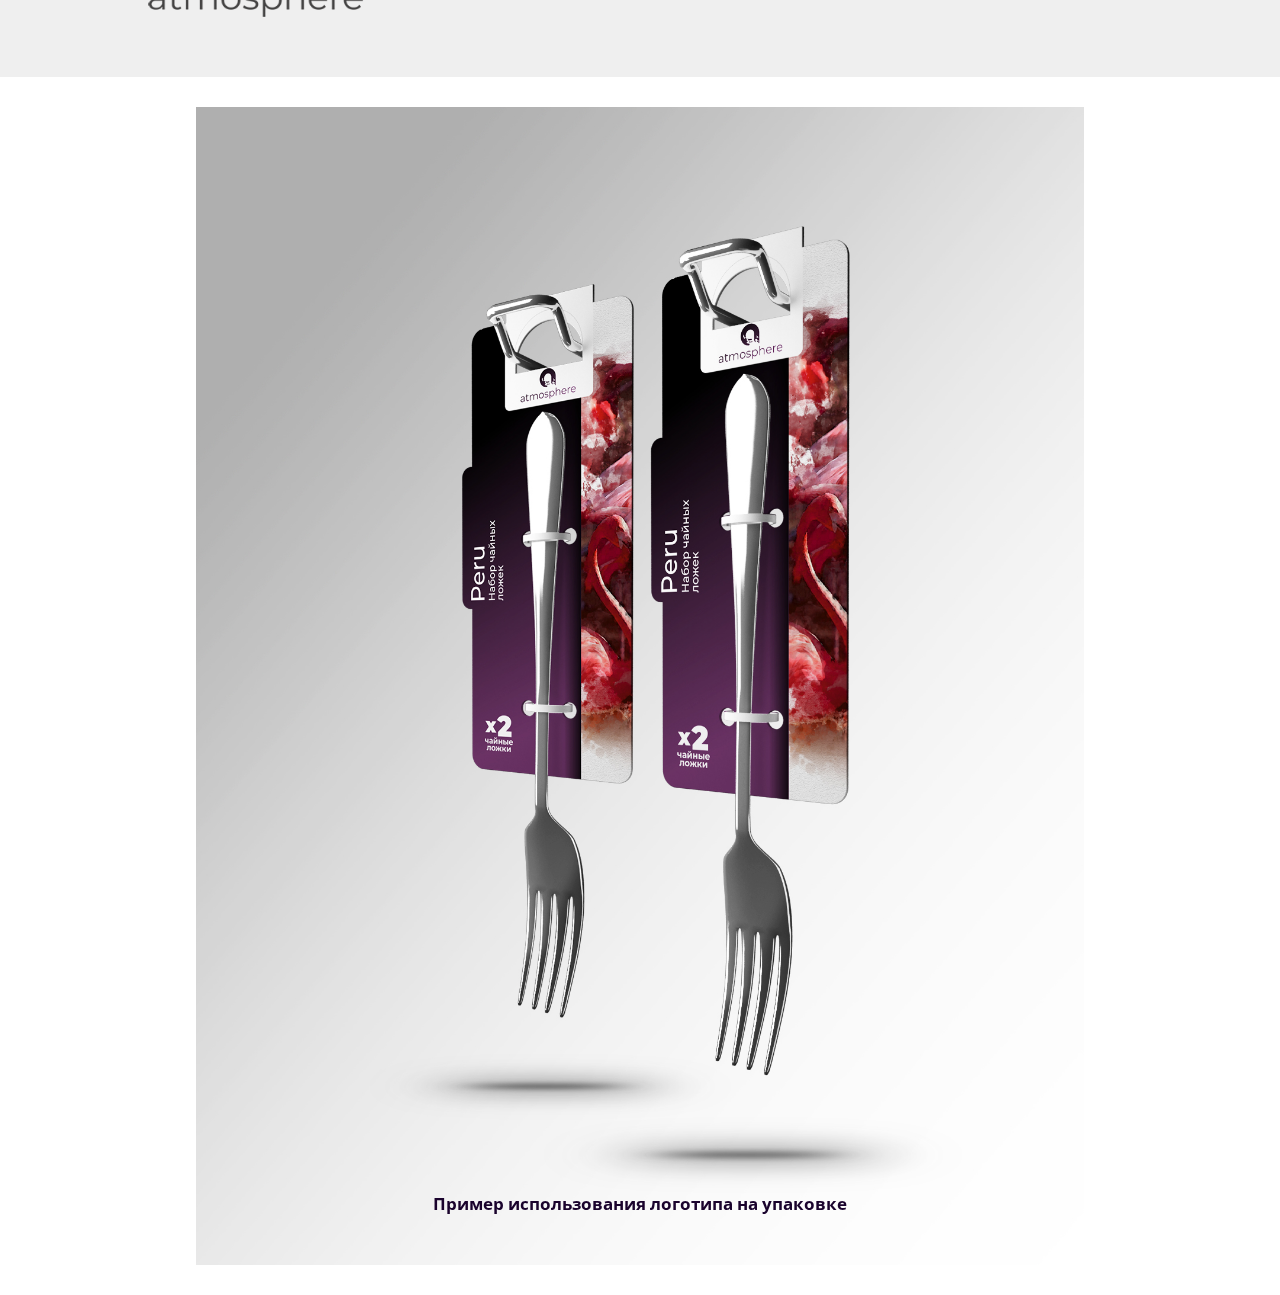
<file: page8.html>
<!DOCTYPE html>
<html  >
<head>
  <!-- Site made with Mobirise Website Builder v4.11.5, https://mobirise.com -->
  <meta charset="UTF-8">
  <meta http-equiv="X-UA-Compatible" content="IE=edge">
  <meta name="generator" content="Mobirise v4.11.5, mobirise.com">
  <meta name="viewport" content="width=device-width, initial-scale=1, minimum-scale=1">
  <link rel="shortcut icon" href="assets/images/favicon-128x128.png" type="image/x-icon">
  <meta name="description" content="portfolio_miros">
  
  <title>portfolio_atmosphere</title>
  <link rel="stylesheet" href="assets/web/assets/mobirise-icons/mobirise-icons.css">
  <link rel="stylesheet" href="assets/tether/tether.min.css">
  <link rel="stylesheet" href="assets/bootstrap/css/bootstrap.min.css">
  <link rel="stylesheet" href="assets/bootstrap/css/bootstrap-reboot.min.css">
  <link rel="stylesheet" href="assets/bootstrap/css/bootstrap-grid.min.css">
  <link rel="stylesheet" href="assets/dropdown/css/style.css">
  <link rel="stylesheet" href="assets/theme/css/style.css">
  <link rel="preload" as="style" href="assets/mobirise/css/mbr-additional.css"><link rel="stylesheet" href="assets/mobirise/css/mbr-additional.css" type="text/css">
  
  
  
</head>
<body>
  <section class="menu cid-rGhDL5xLQ6" once="menu" id="menu1-4w">

    

    <nav class="navbar navbar-dropdown beta-menu align-items-center navbar-fixed-top navbar-toggleable-sm">
        
        <div class="menu-bottom">

            <div class="menu-logo">
                <div class="navbar-brand">
                <span class="navbar-logo">
                    <a href="index.html">
                        <img src="assets/images/14.gif" alt="Mobirise" title="" style="height: 3.8rem;">
                    </a>
                </span>
                
                </div>
                <button class="navbar-toggler navbar-toggler-right" type="button" data-toggle="collapse" data-target="#navbarSupportedContent" aria-controls="navbarSupportedContent" aria-expanded="false" aria-label="Toggle navigation">
                    <div class="hamburger">
                        <span></span>
                        <span></span>
                        <span></span>
                        <span></span>
                    </div>
                </button>
            </div>
            <div class="collapse navbar-collapse" id="navbarSupportedContent">
                <ul class="navbar-nav nav-dropdown js-float-line" data-app-modern-menu="true"><li class="nav-item"><a class="nav-link link mbr-white text-white display-4" href="https://romm.pro/brief/" target="_blank">| Заполнить бриф |</a></li><li class="nav-item"><a class="nav-link link mbr-white text-white display-4" href="index.html">Главная</a></li><li class="nav-item"><a class="nav-link link mbr-white text-white display-4" href="Portfolio.html">Портфолио</a></li><li class="nav-item"><a class="nav-link link mbr-white text-white display-4" href="vacancies.html">Вакансии</a></li><li class="nav-item"><a class="nav-link link mbr-white text-white display-4" href="company.html">О компании</a></li><li class="nav-item">
                        <a class="nav-link link mbr-white text-white display-4" href="Contacts.html">Контакты</a>
                    </li>
                    <li class="nav-item">
                        <a class="nav-link link mbr-white text-white display-4" href="https://www.romm.pro/our-portfolio/" target="_blank">IN ENGLISH</a>
                    </li></ul>
                <div class="navbar-buttons mbr-section-btn"><a class="btn btn-sm btn-primary display-4" href="tel:+74952019106"><span class="mbri-mobile mbr-iconfont mbr-iconfont-btn"></span>
                    
                        +7 (495) 201-91-06</a></div>
            </div>
        </div>
    </nav>
</section>

<section class="header1 cid-r5k7zBB2bo mbr-fullscreen mbr-parallax-background" id="header1-3d">

    

    <div class="mbr-overlay" style="opacity: 0;">
    </div>

    <div class="container">
        <div class="media-container-row">
            <div class="media-content" style="width: 50%;">
                <h1 class="mbr-section-title align-left mbr-white pb-3 mbr-fonts-style display-1">atmo<strong>sphere</strong></h1>
                <div class="mbr-section-text mbr-white pb-3 align-left ">
                    <p class="mbr-text mbr-fonts-style display-5">Редизайн логотипа торговой марки. ATMOSPHERE - это более 20 торговых линеек качественных товаров для дома.</p>
                </div>
                
            </div>
        </div>
    </div>

</section>

<section class="header10 cid-r5k7zCL6oZ" id="header10-3e">

    

    

    <div class="container">
        <div class="media-container-row">
            <div class="media-content mb-4">
                <h2 class="mb-4 mbr-fonts-style mbr-section-title display-2">atmo<strong>sphere</strong> это:</h2>
                <h3 class="mbr-section-subtitle mbr-fonts-style mb-4 display-5">Торговая марка товаров для дома: кухонная утварь, ножи и столовые приборы, посуда для приготовления,<div>пластиковая посуда
,&nbsp;<span style="font-size: 1.5rem;">формы для запекания,&nbsp;</span><span style="font-size: 1.5rem;">товары для сервировки&nbsp;</span></div><div>и декора стола и так далее.</div></h3>
                
                
            </div>
            <div class="mbr-figure" style="width: 135%;">
                <img src="assets/images/02-1.jpg" alt="Mobirise" title="">
            </div>
        </div>
    </div>
</section>

<section class="header10 cid-r5k7zDXxaa" id="header10-3f">

    

    

    <div class="container">
        <div class="media-container-row">
            <div class="media-content mb-4">
                <h2 class="mb-4 mbr-fonts-style mbr-section-title display-2">Дизайн <strong>логотипа</strong></h2>
                <h3 class="mbr-section-subtitle mbr-fonts-style mb-4 display-5">Разработка логотипа была следствием обновления линейки товаров для дома. <br><br>Создавался новый графический элемент, для отображения сущности названия торговой марки.</h3>
                
                
            </div>
            <div class="mbr-figure" style="width: 40%;">
                <img src="assets/images/7.png" alt="Mobirise" title="">
            </div>
        </div>
    </div>
</section>

<section class="cid-r5k7zGfxX3" id="image3-3h">

    

    <figure class="mbr-figure container">
            <div class="image-block" style="width: 80%;">
                <img src="assets/images/18.jpg" width="1400" alt="Mobirise" title="">
                <figcaption class="mbr-figure-caption mbr-figure-caption-over">
                    <div class="container pb-5 mbr-white align-center mbr-fonts-style display-7"><strong>Пример использования логотипа на упаковке</strong></div>
                </figcaption>
            </div>
    </figure>
</section>


  <script src="assets/web/assets/jquery/jquery.min.js"></script>
  <script src="assets/popper/popper.min.js"></script>
  <script src="assets/tether/tether.min.js"></script>
  <script src="assets/bootstrap/js/bootstrap.min.js"></script>
  <script src="assets/smoothscroll/smooth-scroll.js"></script>
  <script src="assets/parallax/jarallax.min.js"></script>
  <script src="assets/dropdown/js/script.min.js"></script>
  <script src="assets/touchswipe/jquery.touch-swipe.min.js"></script>
  <script src="assets/theme/js/script.js"></script>
  
  <!-- Yandex.Metrika counter -->
<script type="text/javascript" >
   (function(m,e,t,r,i,k,a){m[i]=m[i]||function(){(m[i].a=m[i].a||[]).push(arguments)};
   m[i].l=1*new Date();k=e.createElement(t),a=e.getElementsByTagName(t)[0],k.async=1,k.src=r,a.parentNode.insertBefore(k,a)})
   (window, document, "script", "https://mc.yandex.ru/metrika/tag.js", "ym");

   ym(29110060, "init", {
        clickmap:true,
        trackLinks:true,
        accurateTrackBounce:true,
        webvisor:true,
        trackHash:true
   });
</script>
<noscript><div><img src="https://mc.yandex.ru/watch/29110060" style="position:absolute; left:-9999px;" alt="" /></div></noscript>
<!-- /Yandex.Metrika counter -->

<!-- Start of HubSpot Embed Code -->
  <script type="text/javascript" id="hs-script-loader" async defer src="//js.hs-scripts.com/5752595.js"></script>
<!-- End of HubSpot Embed Code -->
</body>
</html>
</file>
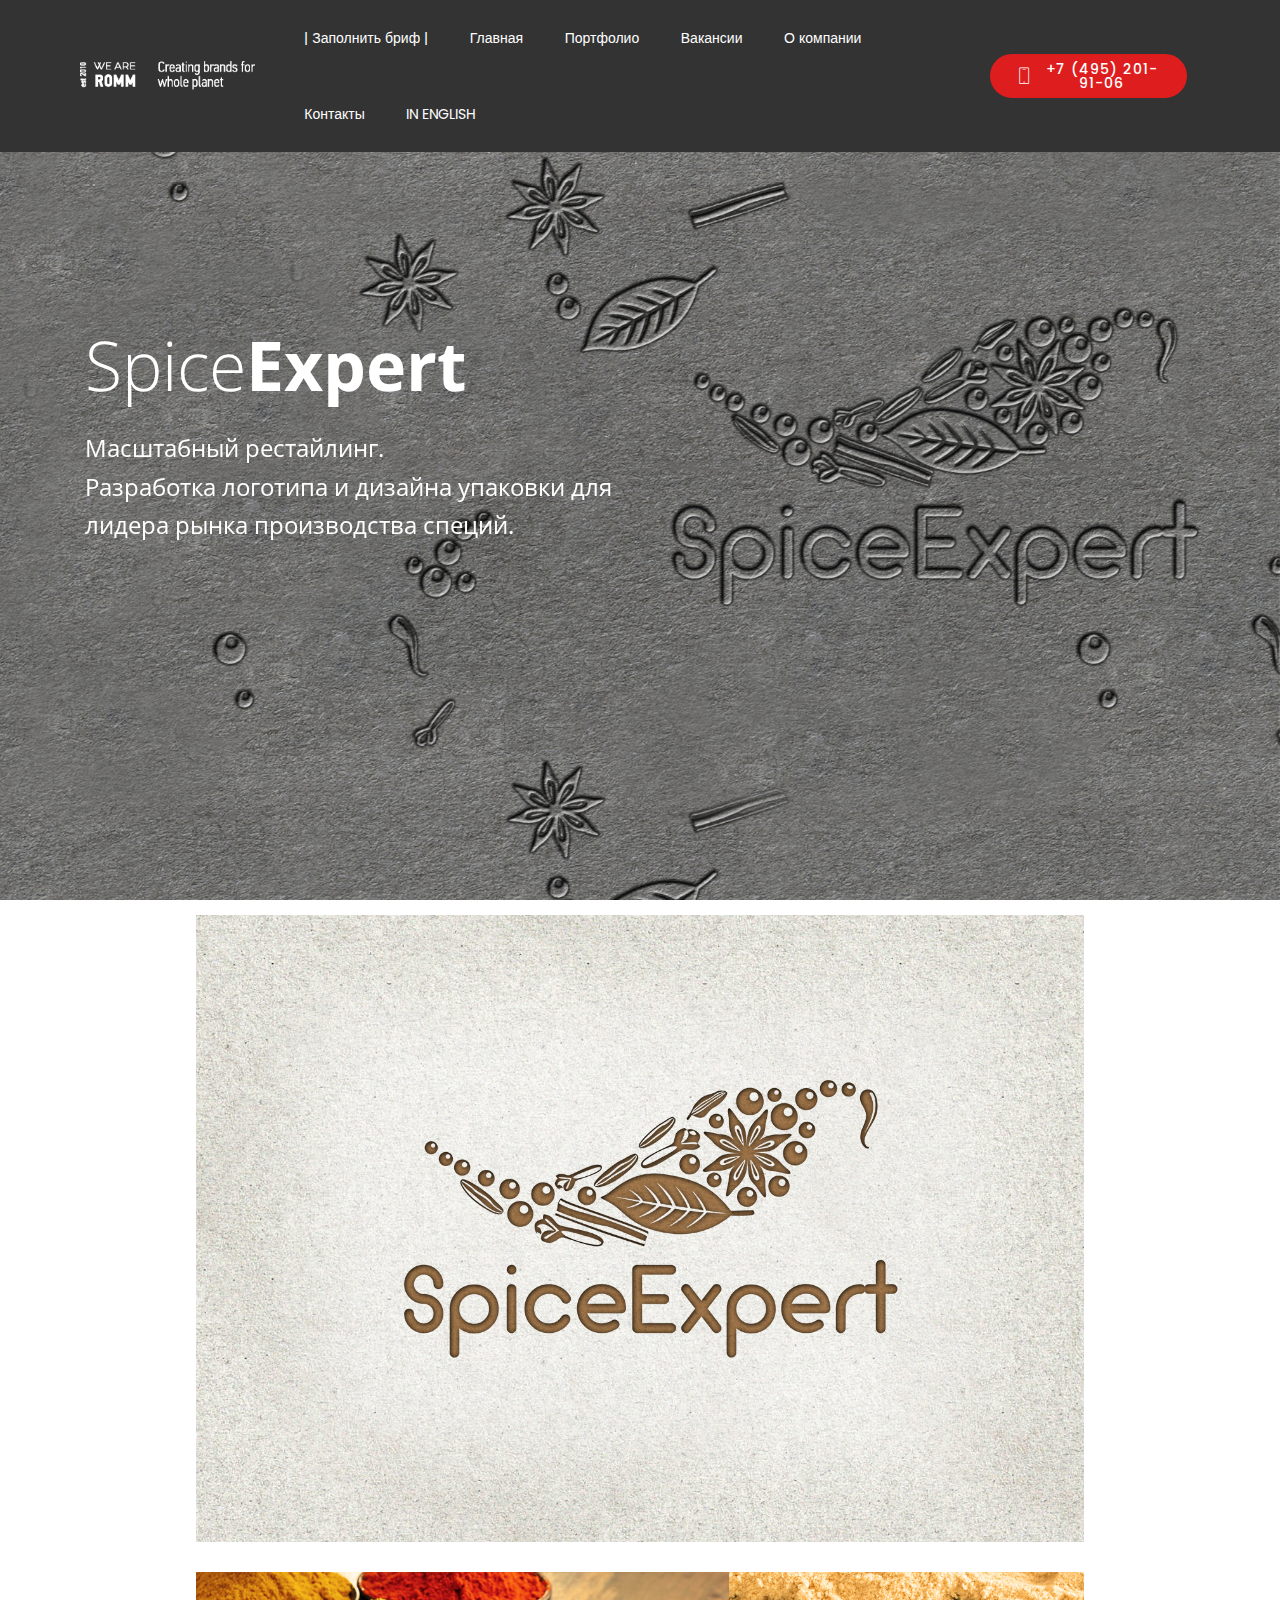
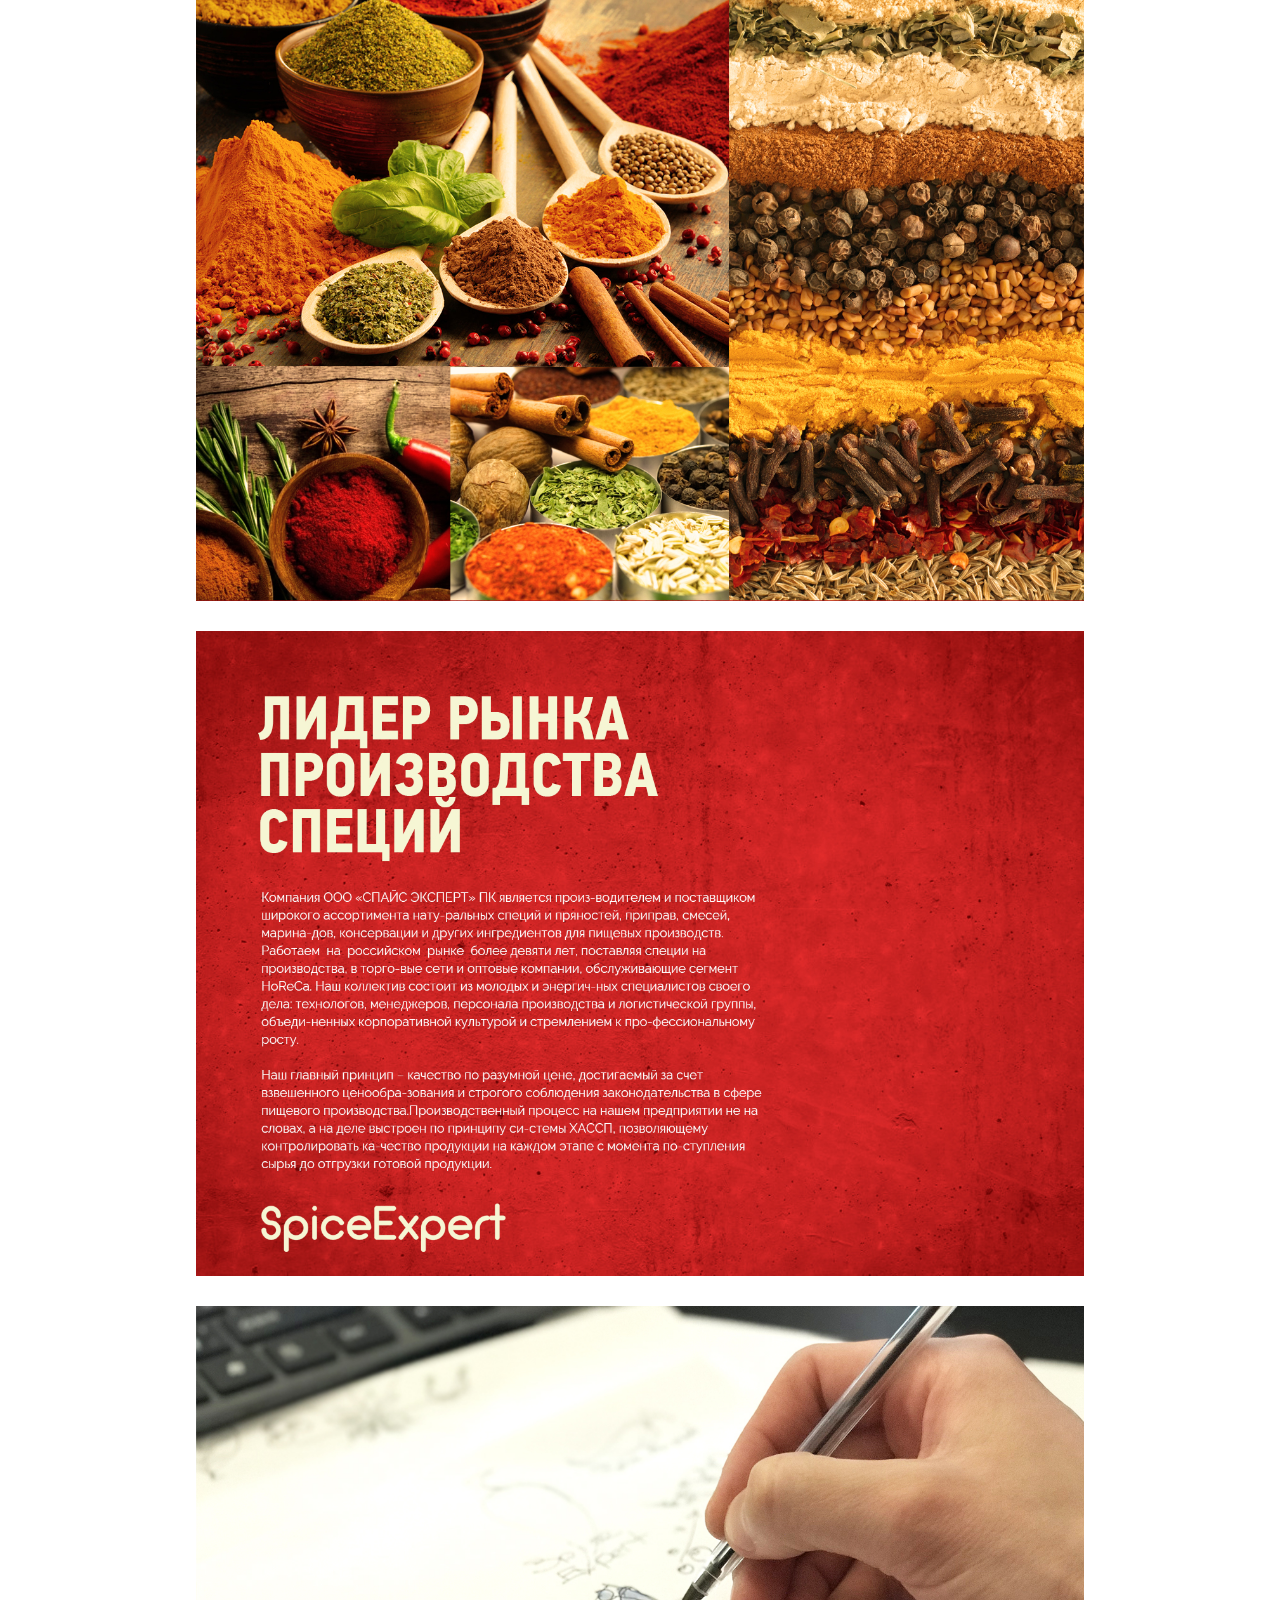
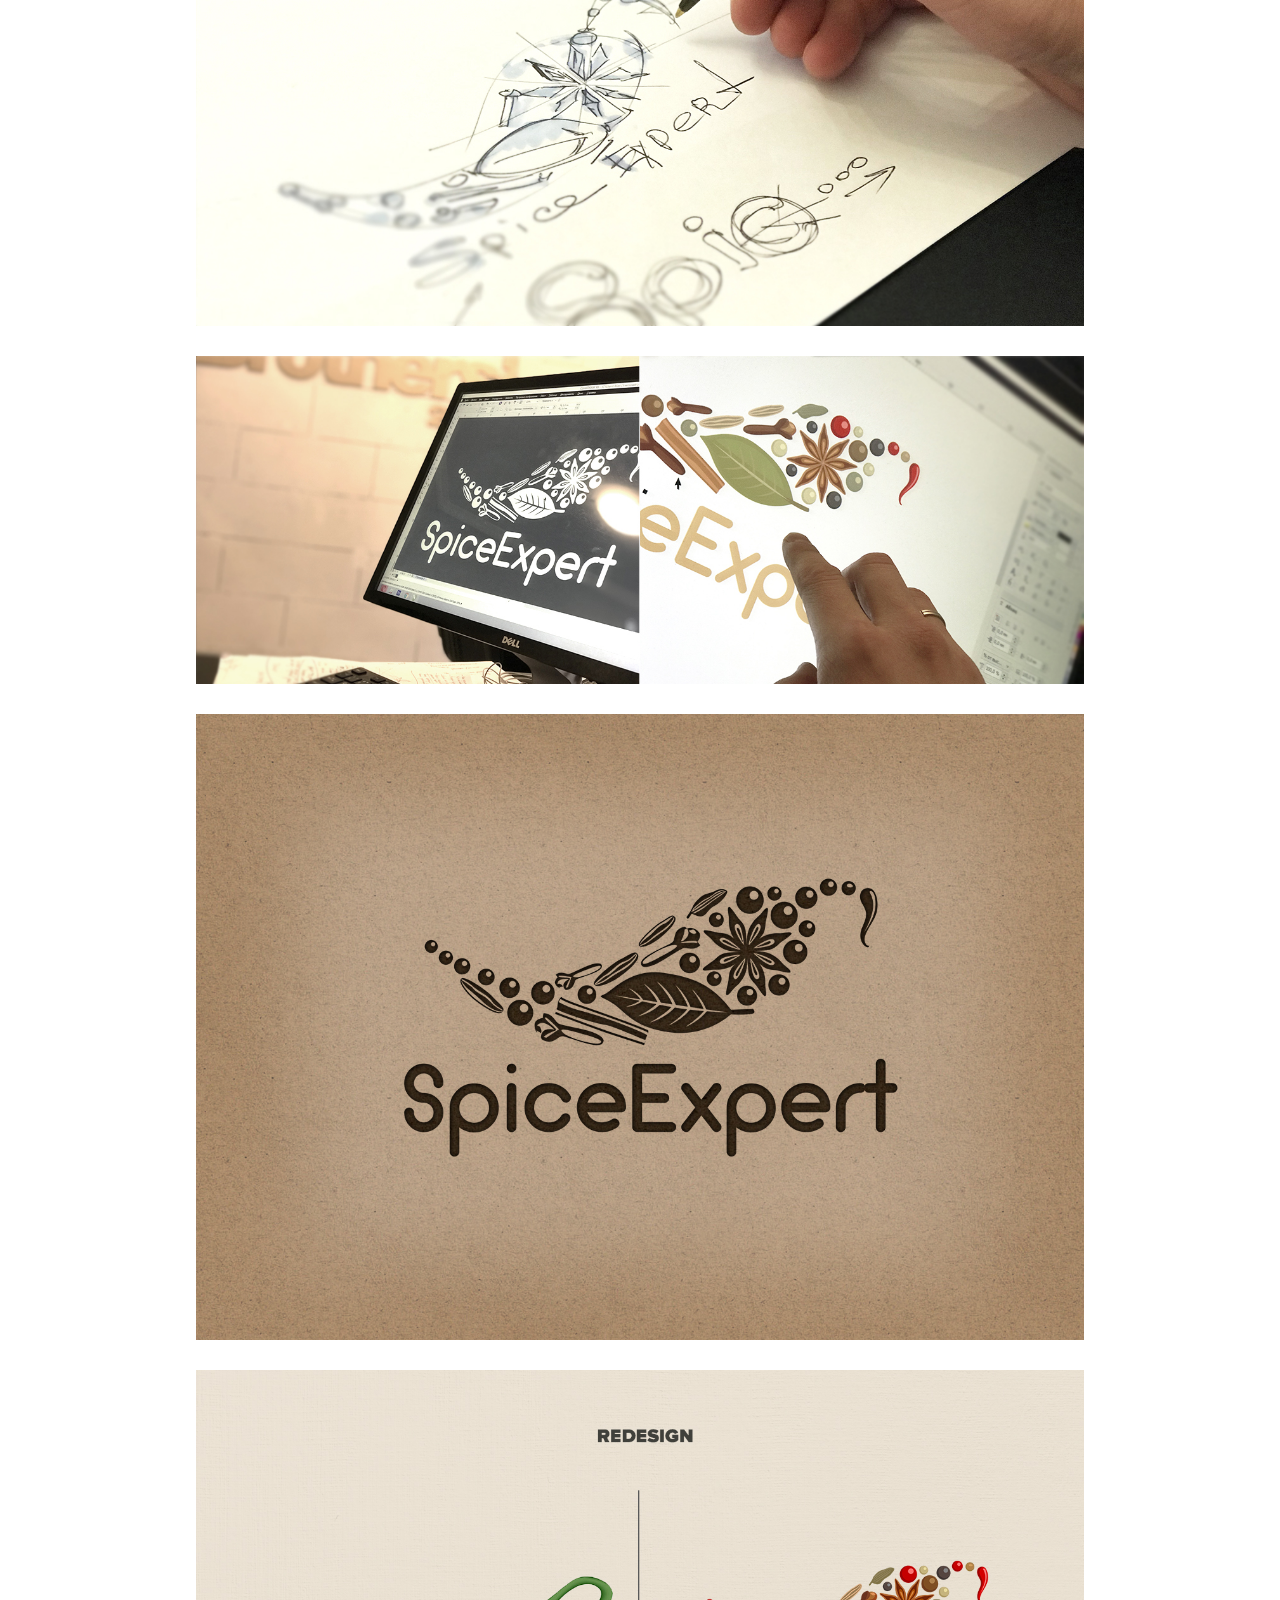
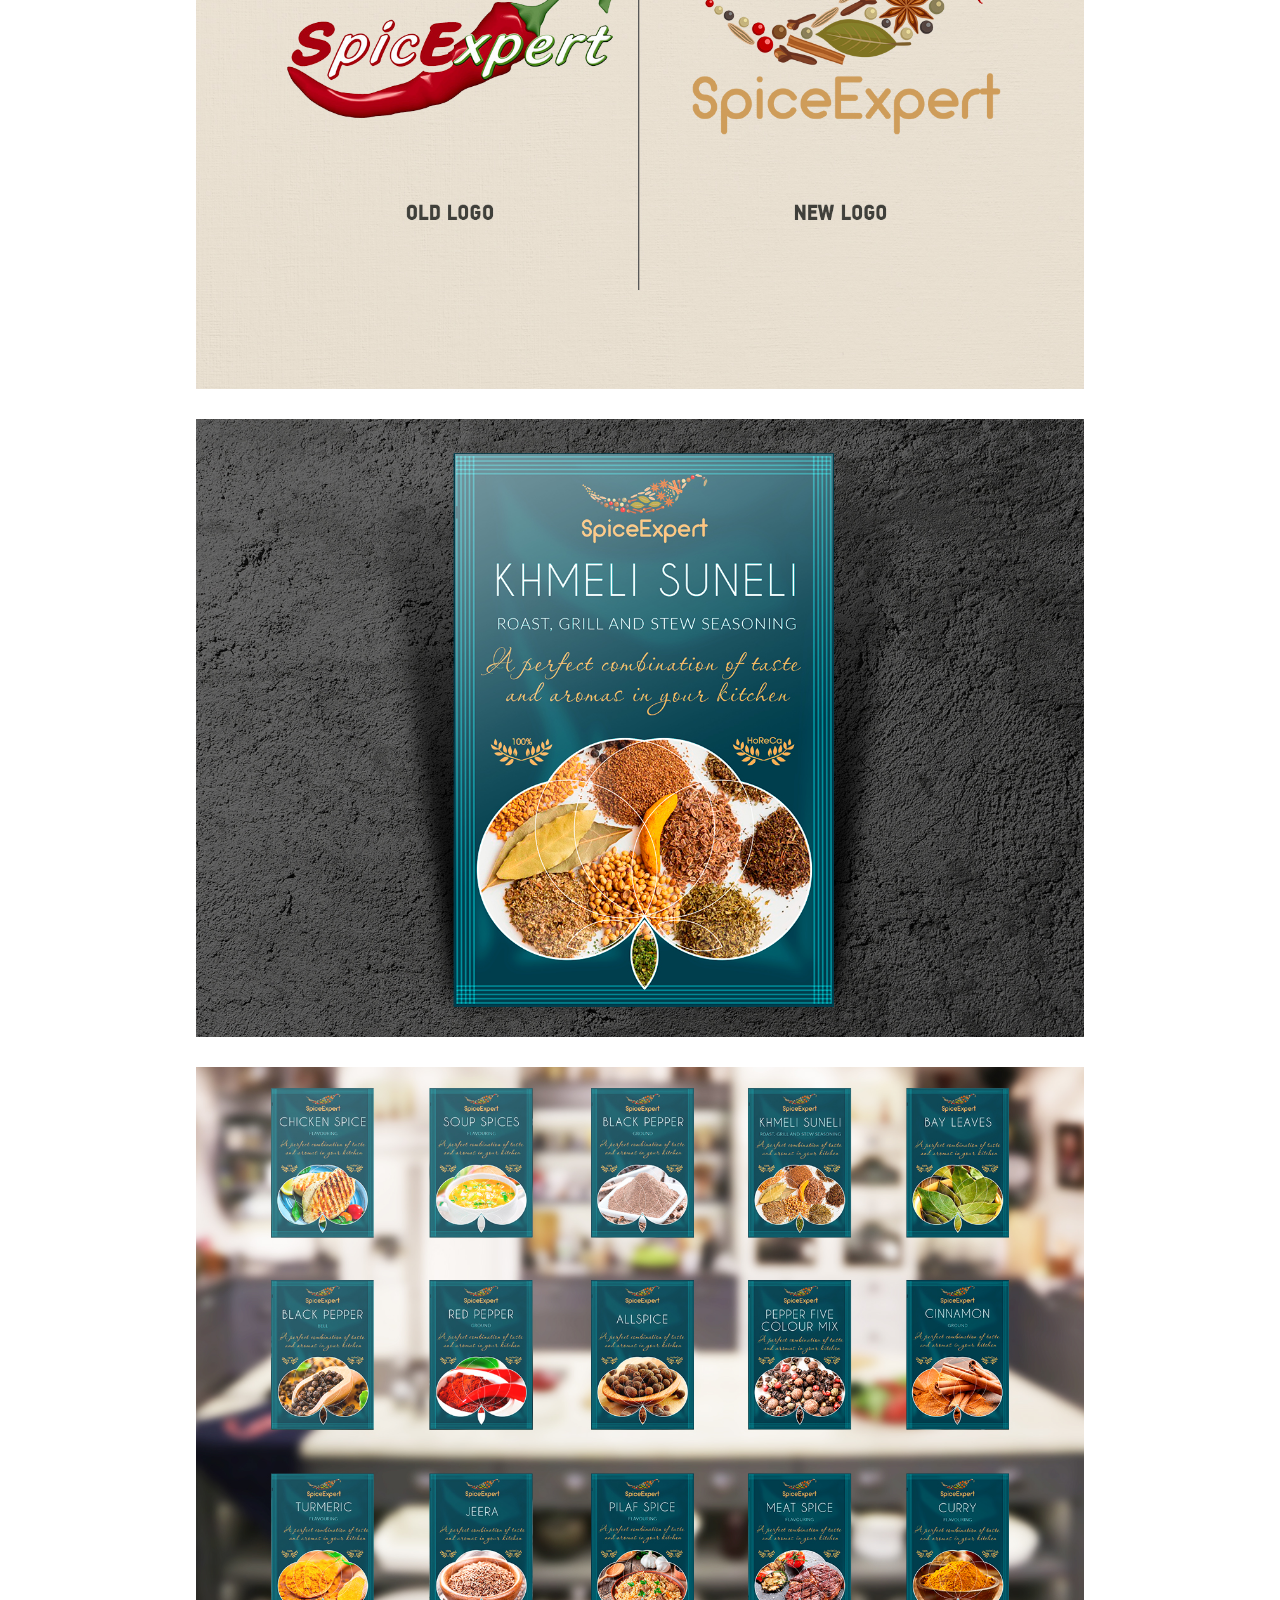
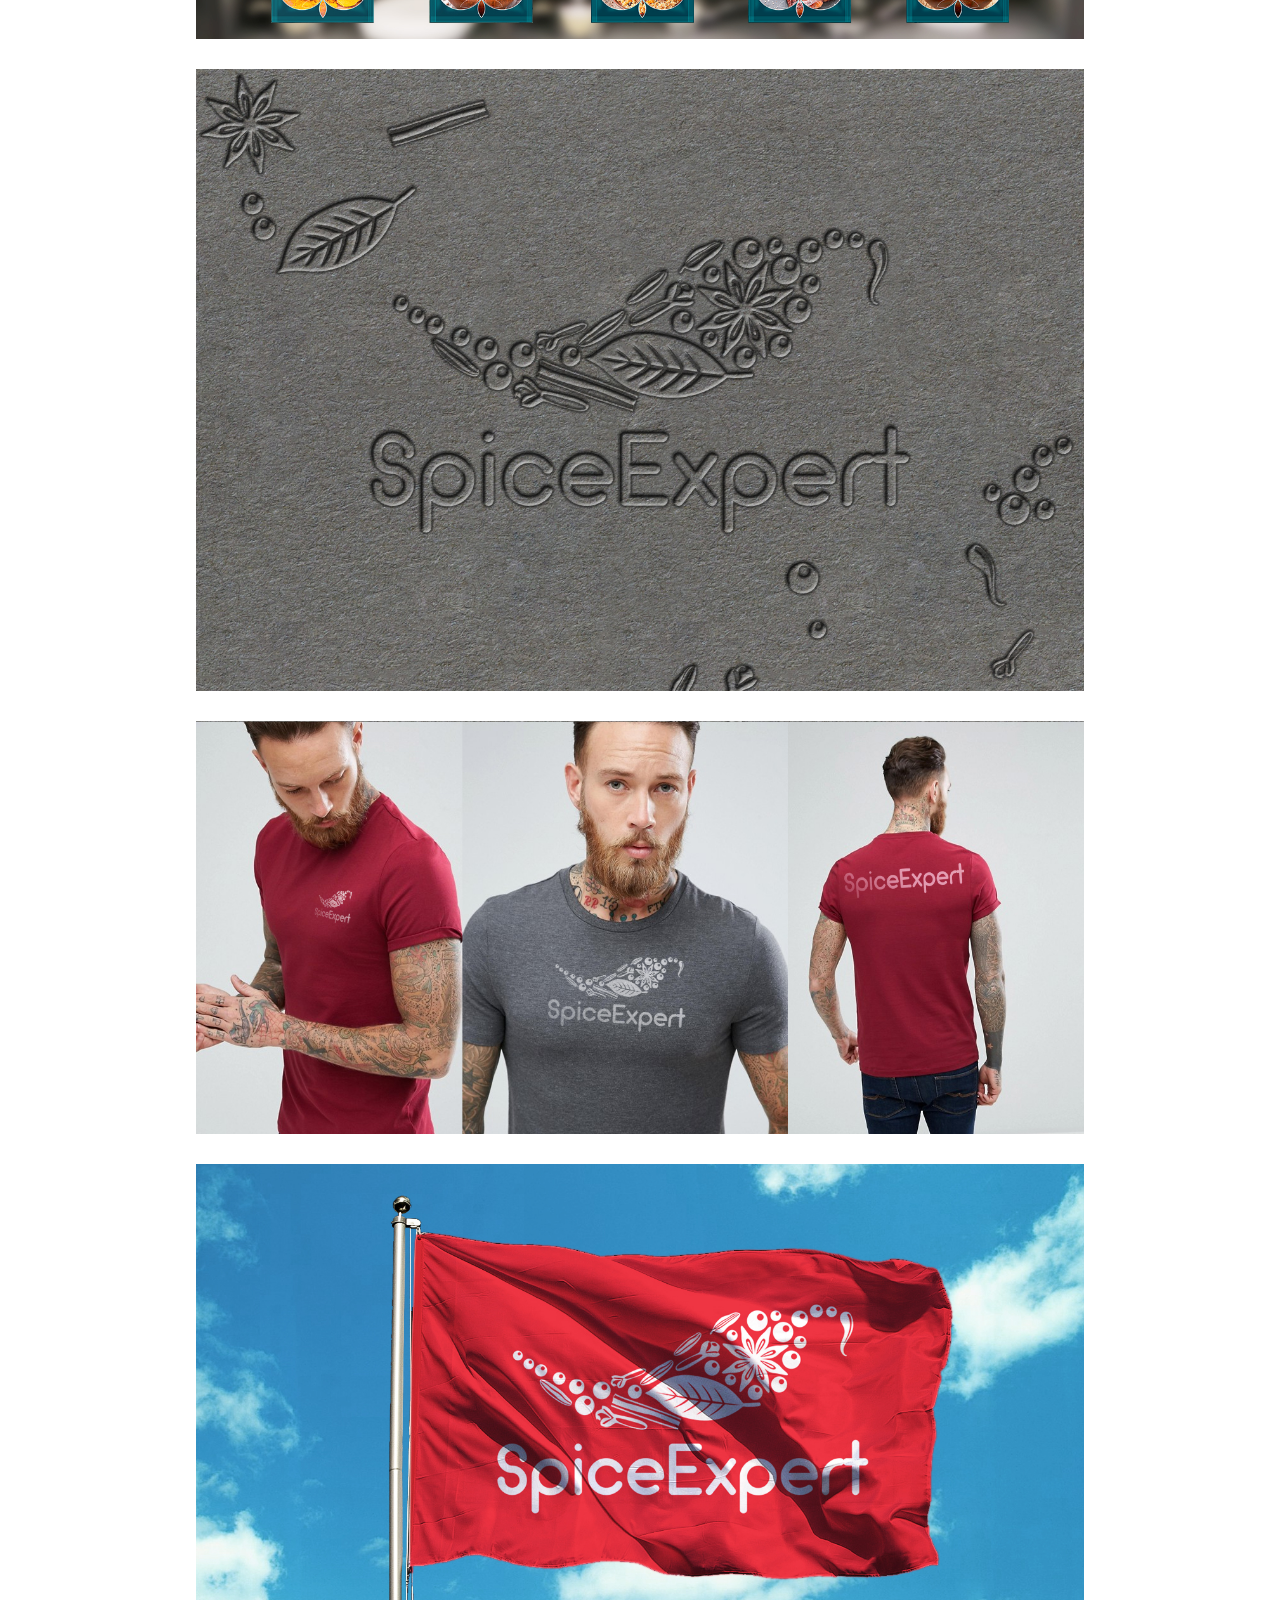
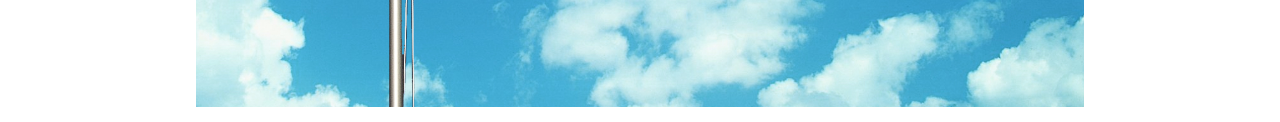
<file: portfoliio_spiceexpert.html>
<!DOCTYPE html>
<html  >
<head>
  <!-- Site made with Mobirise Website Builder v4.11.5, https://mobirise.com -->
  <meta charset="UTF-8">
  <meta http-equiv="X-UA-Compatible" content="IE=edge">
  <meta name="generator" content="Mobirise v4.11.5, mobirise.com">
  <meta name="viewport" content="width=device-width, initial-scale=1, minimum-scale=1">
  <link rel="shortcut icon" href="assets/images/favicon-128x128.png" type="image/x-icon">
  <meta name="description" content="spiceexpert">
  
  <title>portfoliio_spiceexpert</title>
  <link rel="stylesheet" href="assets/web/assets/mobirise-icons/mobirise-icons.css">
  <link rel="stylesheet" href="assets/tether/tether.min.css">
  <link rel="stylesheet" href="assets/bootstrap/css/bootstrap.min.css">
  <link rel="stylesheet" href="assets/bootstrap/css/bootstrap-reboot.min.css">
  <link rel="stylesheet" href="assets/bootstrap/css/bootstrap-grid.min.css">
  <link rel="stylesheet" href="assets/dropdown/css/style.css">
  <link rel="stylesheet" href="assets/theme/css/style.css">
  <link rel="preload" as="style" href="assets/mobirise/css/mbr-additional.css"><link rel="stylesheet" href="assets/mobirise/css/mbr-additional.css" type="text/css">
  
  
  
</head>
<body>
  <section class="menu cid-rGhDL5xLQ6" once="menu" id="menu1-4w">

    

    <nav class="navbar navbar-dropdown beta-menu align-items-center navbar-fixed-top navbar-toggleable-sm">
        
        <div class="menu-bottom">

            <div class="menu-logo">
                <div class="navbar-brand">
                <span class="navbar-logo">
                    <a href="index.html">
                        <img src="assets/images/14.gif" alt="Mobirise" title="" style="height: 3.8rem;">
                    </a>
                </span>
                
                </div>
                <button class="navbar-toggler navbar-toggler-right" type="button" data-toggle="collapse" data-target="#navbarSupportedContent" aria-controls="navbarSupportedContent" aria-expanded="false" aria-label="Toggle navigation">
                    <div class="hamburger">
                        <span></span>
                        <span></span>
                        <span></span>
                        <span></span>
                    </div>
                </button>
            </div>
            <div class="collapse navbar-collapse" id="navbarSupportedContent">
                <ul class="navbar-nav nav-dropdown js-float-line" data-app-modern-menu="true"><li class="nav-item"><a class="nav-link link mbr-white text-white display-4" href="https://romm.pro/brief/" target="_blank">| Заполнить бриф |</a></li><li class="nav-item"><a class="nav-link link mbr-white text-white display-4" href="index.html">Главная</a></li><li class="nav-item"><a class="nav-link link mbr-white text-white display-4" href="Portfolio.html">Портфолио</a></li><li class="nav-item"><a class="nav-link link mbr-white text-white display-4" href="vacancies.html">Вакансии</a></li><li class="nav-item"><a class="nav-link link mbr-white text-white display-4" href="company.html">О компании</a></li><li class="nav-item">
                        <a class="nav-link link mbr-white text-white display-4" href="Contacts.html">Контакты</a>
                    </li>
                    <li class="nav-item">
                        <a class="nav-link link mbr-white text-white display-4" href="https://www.romm.pro/our-portfolio/" target="_blank">IN ENGLISH</a>
                    </li></ul>
                <div class="navbar-buttons mbr-section-btn"><a class="btn btn-sm btn-primary display-4" href="tel:+74952019106"><span class="mbri-mobile mbr-iconfont mbr-iconfont-btn"></span>
                    
                        +7 (495) 201-91-06</a></div>
            </div>
        </div>
    </nav>
</section>

<section class="header1 cid-r5jnFuHJ0O mbr-fullscreen mbr-parallax-background" id="header1-2a">

    

    <div class="mbr-overlay" style="opacity: 0;">
    </div>

    <div class="container">
        <div class="media-container-row">
            <div class="media-content" style="width: 50%;">
                <h1 class="mbr-section-title align-left mbr-white pb-3 mbr-fonts-style display-1">Spice<strong>Expert</strong></h1>
                <div class="mbr-section-text mbr-white pb-3 align-left ">
                    <p class="mbr-text mbr-fonts-style display-5">Масштабный рестайлинг. <br>Разработка логотипа и дизайна упаковки для
<br>лидера рынка производства специй.</p>
                </div>
                
            </div>
        </div>
    </div>

</section>

<section class="cid-r5joyAEJwy" id="image3-2b">

    

    <figure class="mbr-figure container">
            <div class="image-block" style="width: 80%;">
                <img src="assets/images/001-3.jpg" width="1400" alt="Mobirise" title="">
                
            </div>
    </figure>
</section>

<section class="cid-r5jp3HVF3r" id="image3-2c">

    

    <figure class="mbr-figure container">
            <div class="image-block" style="width: 80%;">
                <img src="assets/images/2-2.jpg" width="1400" alt="Mobirise" title="">
                
            </div>
    </figure>
</section>

<section class="cid-r5jpuz0mQL" id="image3-2d">

    

    <figure class="mbr-figure container">
            <div class="image-block" style="width: 80%;">
                <img src="assets/images/3-1.jpg" width="1400" alt="Mobirise" title="">
                
            </div>
    </figure>
</section>

<section class="cid-r5jpBADn7K" id="image3-2e">

    

    <figure class="mbr-figure container">
            <div class="image-block" style="width: 80%;">
                <img src="assets/images/4-1.jpg" width="1400" alt="Mobirise" title="">
                
            </div>
    </figure>
</section>

<section class="cid-r5jpL5N0WM" id="image3-2f">

    

    <figure class="mbr-figure container">
            <div class="image-block" style="width: 80%;">
                <img src="assets/images/5.jpg" width="1400" alt="Mobirise" title="">
                
            </div>
    </figure>
</section>

<section class="cid-r5jpSY4NLH" id="image3-2g">

    

    <figure class="mbr-figure container">
            <div class="image-block" style="width: 80%;">
                <img src="assets/images/6.jpg" width="1400" alt="Mobirise" title="">
                
            </div>
    </figure>
</section>

<section class="cid-r5jq4Iz4t2" id="image3-2h">

    

    <figure class="mbr-figure container">
            <div class="image-block" style="width: 80%;">
                <img src="assets/images/7.jpg" width="1400" alt="Mobirise" title="">
                
            </div>
    </figure>
</section>

<section class="cid-r5jqTdkdbX" id="image3-2i">

    

    <figure class="mbr-figure container">
            <div class="image-block" style="width: 80%;">
                <img src="assets/images/8.jpg" width="1400" alt="Mobirise" title="">
                
            </div>
    </figure>
</section>

<section class="cid-r5jqZLNSmx" id="image3-2j">

    

    <figure class="mbr-figure container">
            <div class="image-block" style="width: 80%;">
                <img src="assets/images/9.jpg" width="1400" alt="Mobirise" title="">
                
            </div>
    </figure>
</section>

<section class="cid-r5jr6PYmE2" id="image3-2k">

    

    <figure class="mbr-figure container">
            <div class="image-block" style="width: 80%;">
                <img src="assets/images/10.jpg" width="1400" alt="Mobirise" title="">
                
            </div>
    </figure>
</section>

<section class="cid-r5jrcgRJiH" id="image3-2l">

    

    <figure class="mbr-figure container">
            <div class="image-block" style="width: 80%;">
                <img src="assets/images/11.jpg" width="1400" alt="Mobirise" title="">
                
            </div>
    </figure>
</section>

<section class="cid-r5jrgf88HL" id="image3-2m">

    

    <figure class="mbr-figure container">
            <div class="image-block" style="width: 80%;">
                <img src="assets/images/12.jpg" width="1400" alt="Mobirise" title="">
                
            </div>
    </figure>
</section>


  <script src="assets/web/assets/jquery/jquery.min.js"></script>
  <script src="assets/popper/popper.min.js"></script>
  <script src="assets/tether/tether.min.js"></script>
  <script src="assets/bootstrap/js/bootstrap.min.js"></script>
  <script src="assets/smoothscroll/smooth-scroll.js"></script>
  <script src="assets/parallax/jarallax.min.js"></script>
  <script src="assets/dropdown/js/script.min.js"></script>
  <script src="assets/touchswipe/jquery.touch-swipe.min.js"></script>
  <script src="assets/theme/js/script.js"></script>
  
  <!-- Yandex.Metrika counter -->
<script type="text/javascript" >
   (function(m,e,t,r,i,k,a){m[i]=m[i]||function(){(m[i].a=m[i].a||[]).push(arguments)};
   m[i].l=1*new Date();k=e.createElement(t),a=e.getElementsByTagName(t)[0],k.async=1,k.src=r,a.parentNode.insertBefore(k,a)})
   (window, document, "script", "https://mc.yandex.ru/metrika/tag.js", "ym");

   ym(29110060, "init", {
        clickmap:true,
        trackLinks:true,
        accurateTrackBounce:true,
        webvisor:true,
        trackHash:true
   });
</script>
<noscript><div><img src="https://mc.yandex.ru/watch/29110060" style="position:absolute; left:-9999px;" alt="" /></div></noscript>
<!-- /Yandex.Metrika counter -->

<!-- Start of HubSpot Embed Code -->
  <script type="text/javascript" id="hs-script-loader" async defer src="//js.hs-scripts.com/5752595.js"></script>
<!-- End of HubSpot Embed Code -->
</body>
</html>
</file>
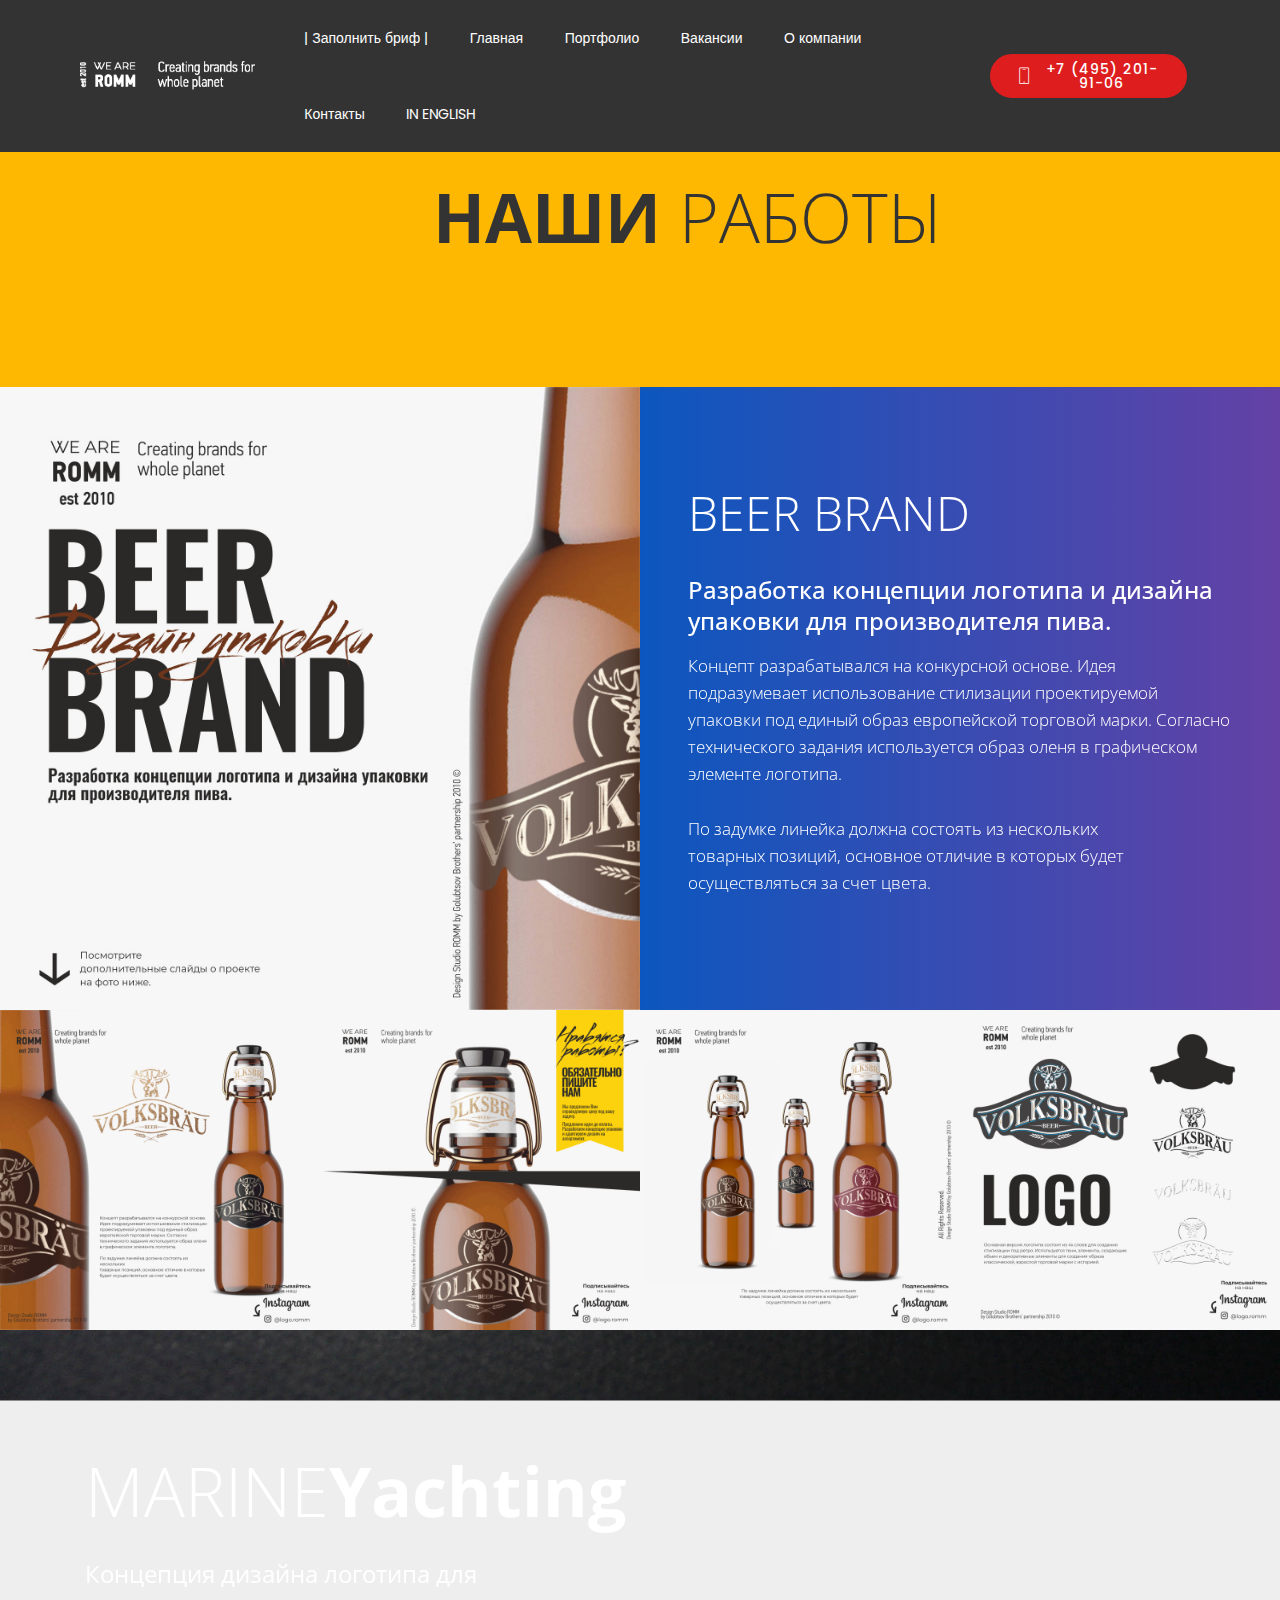
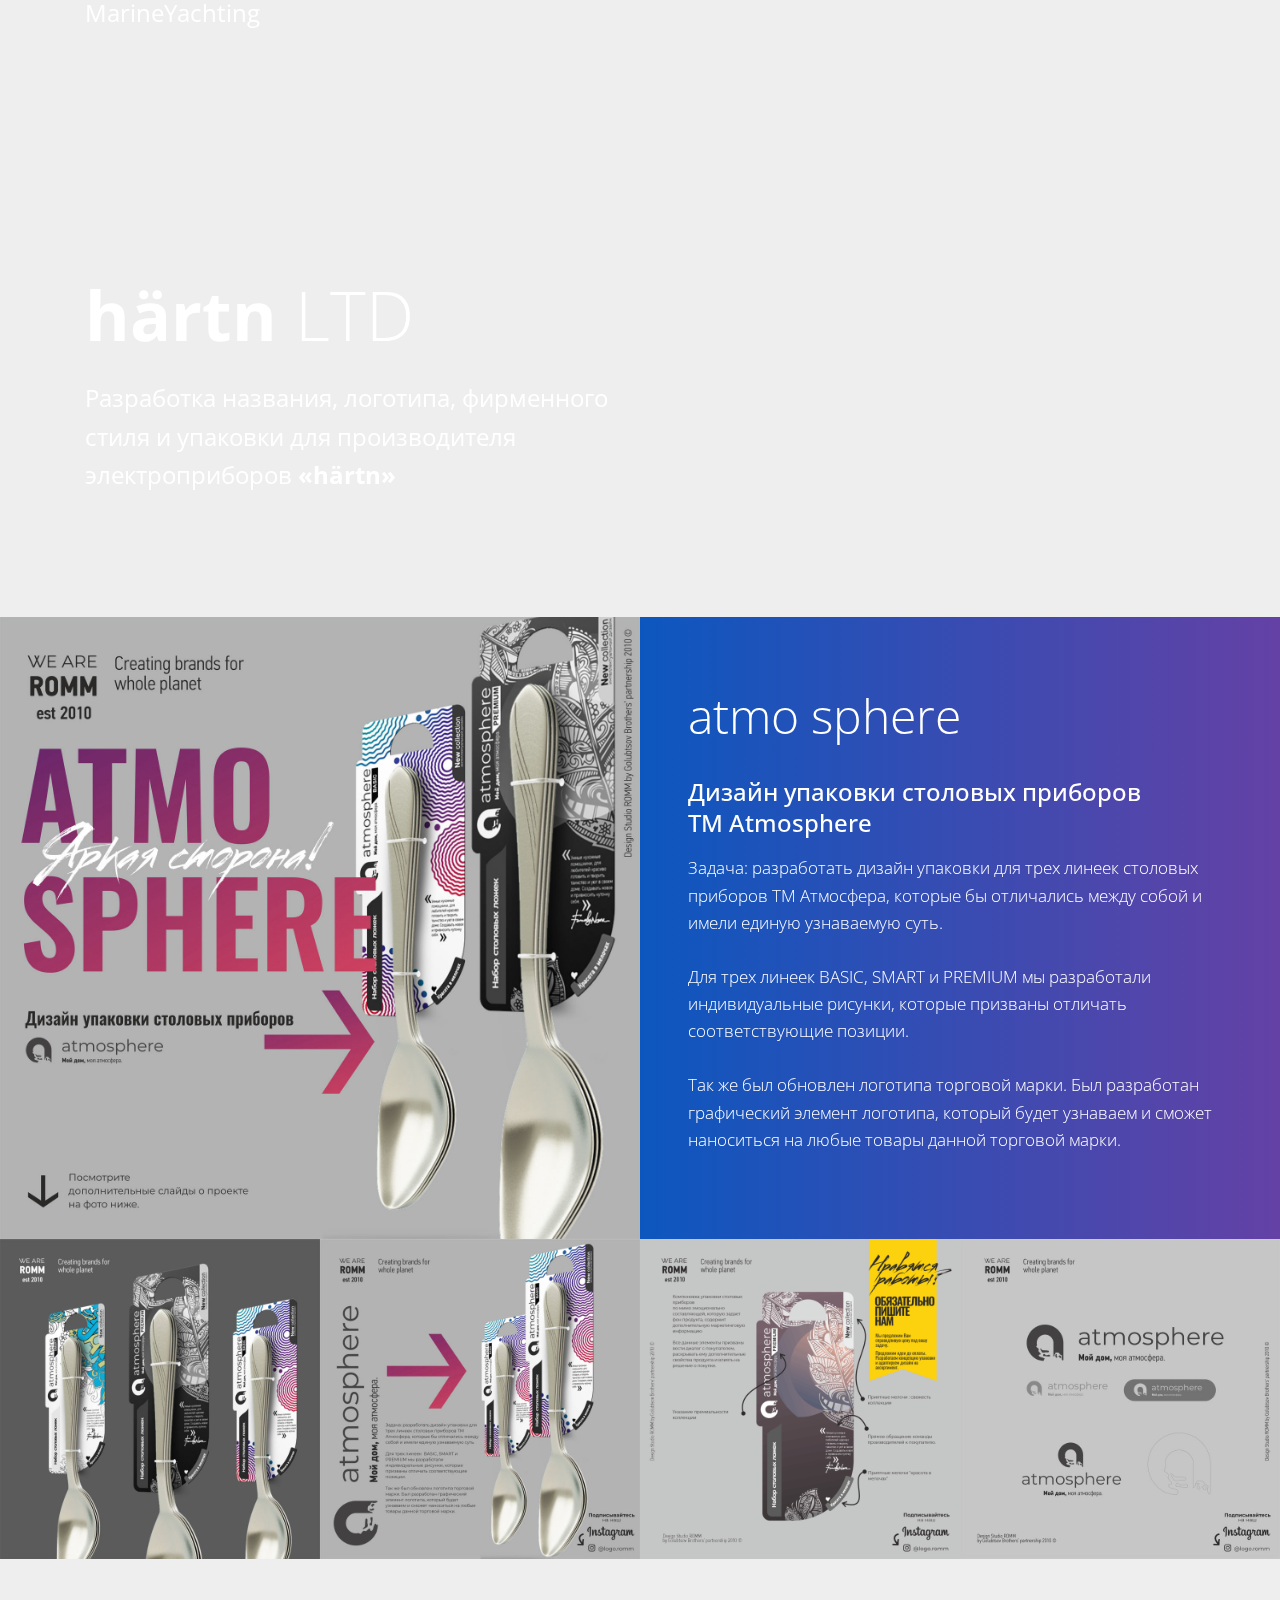
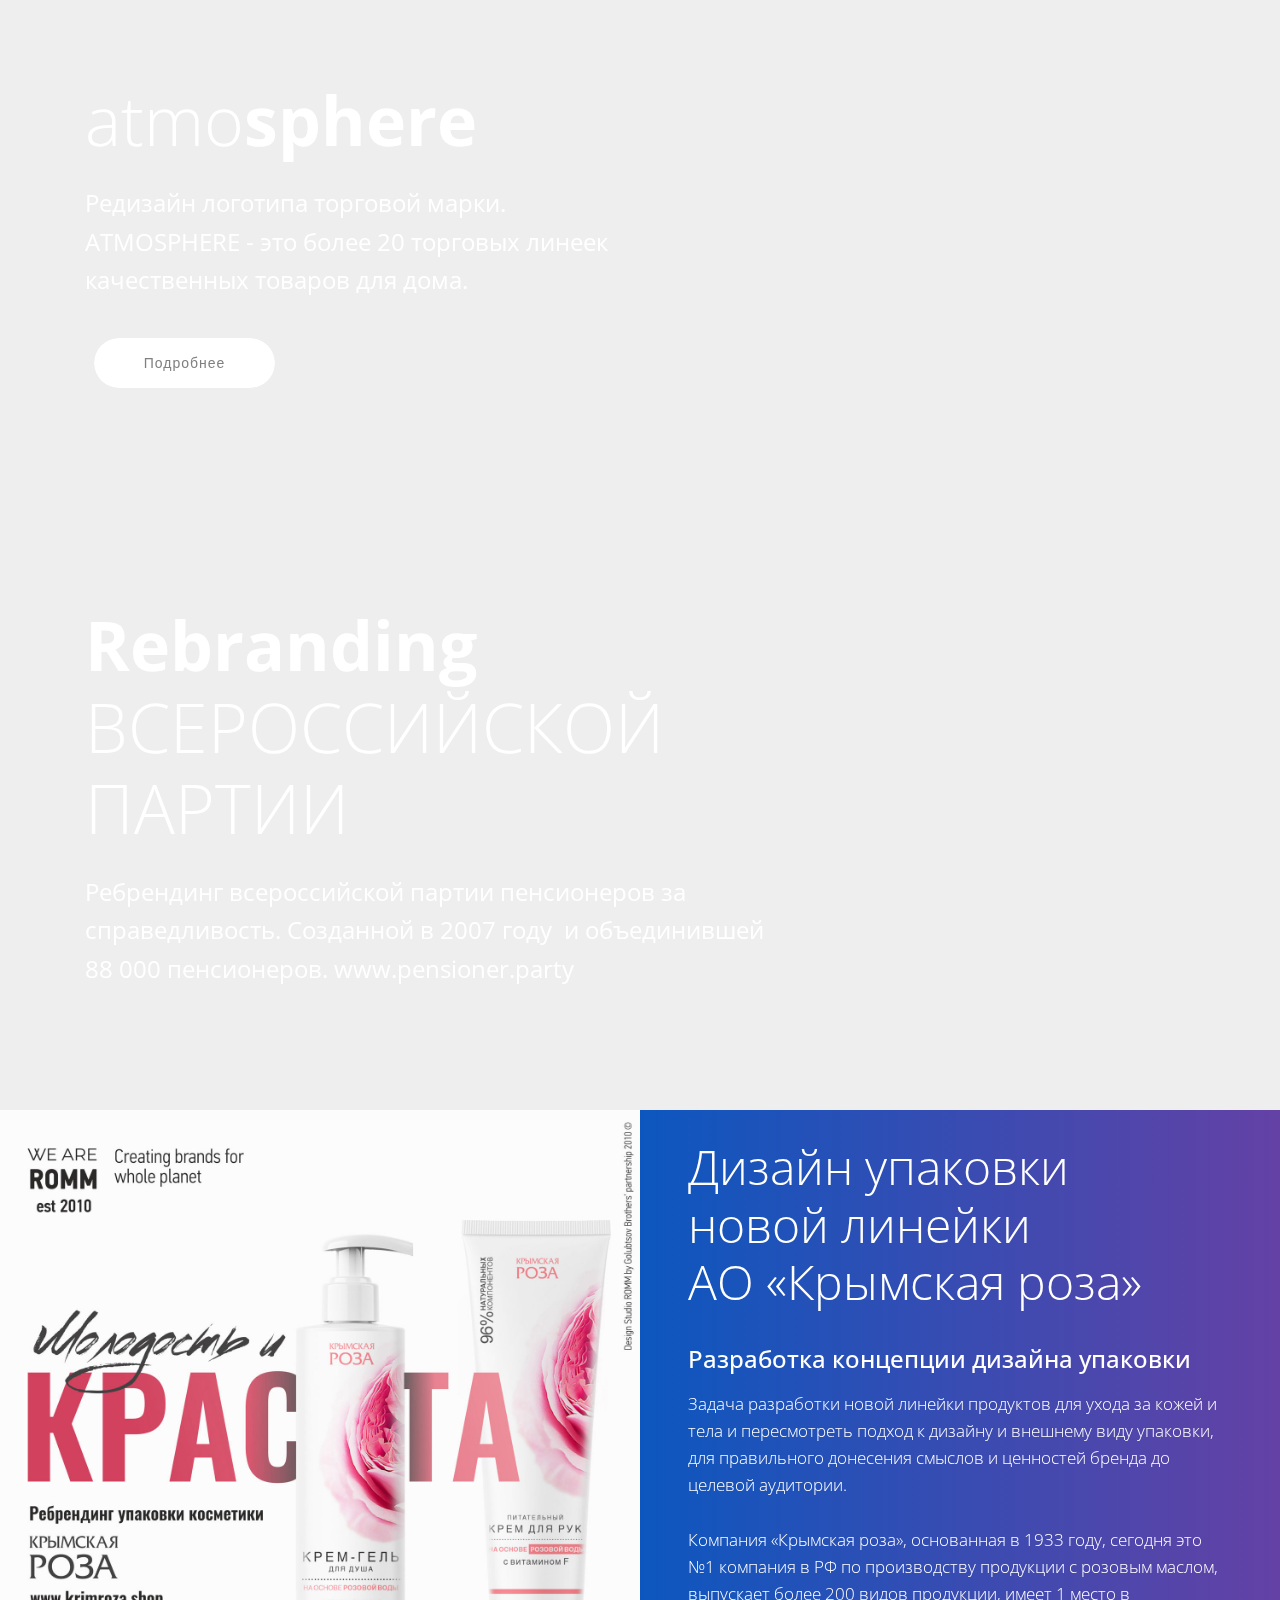
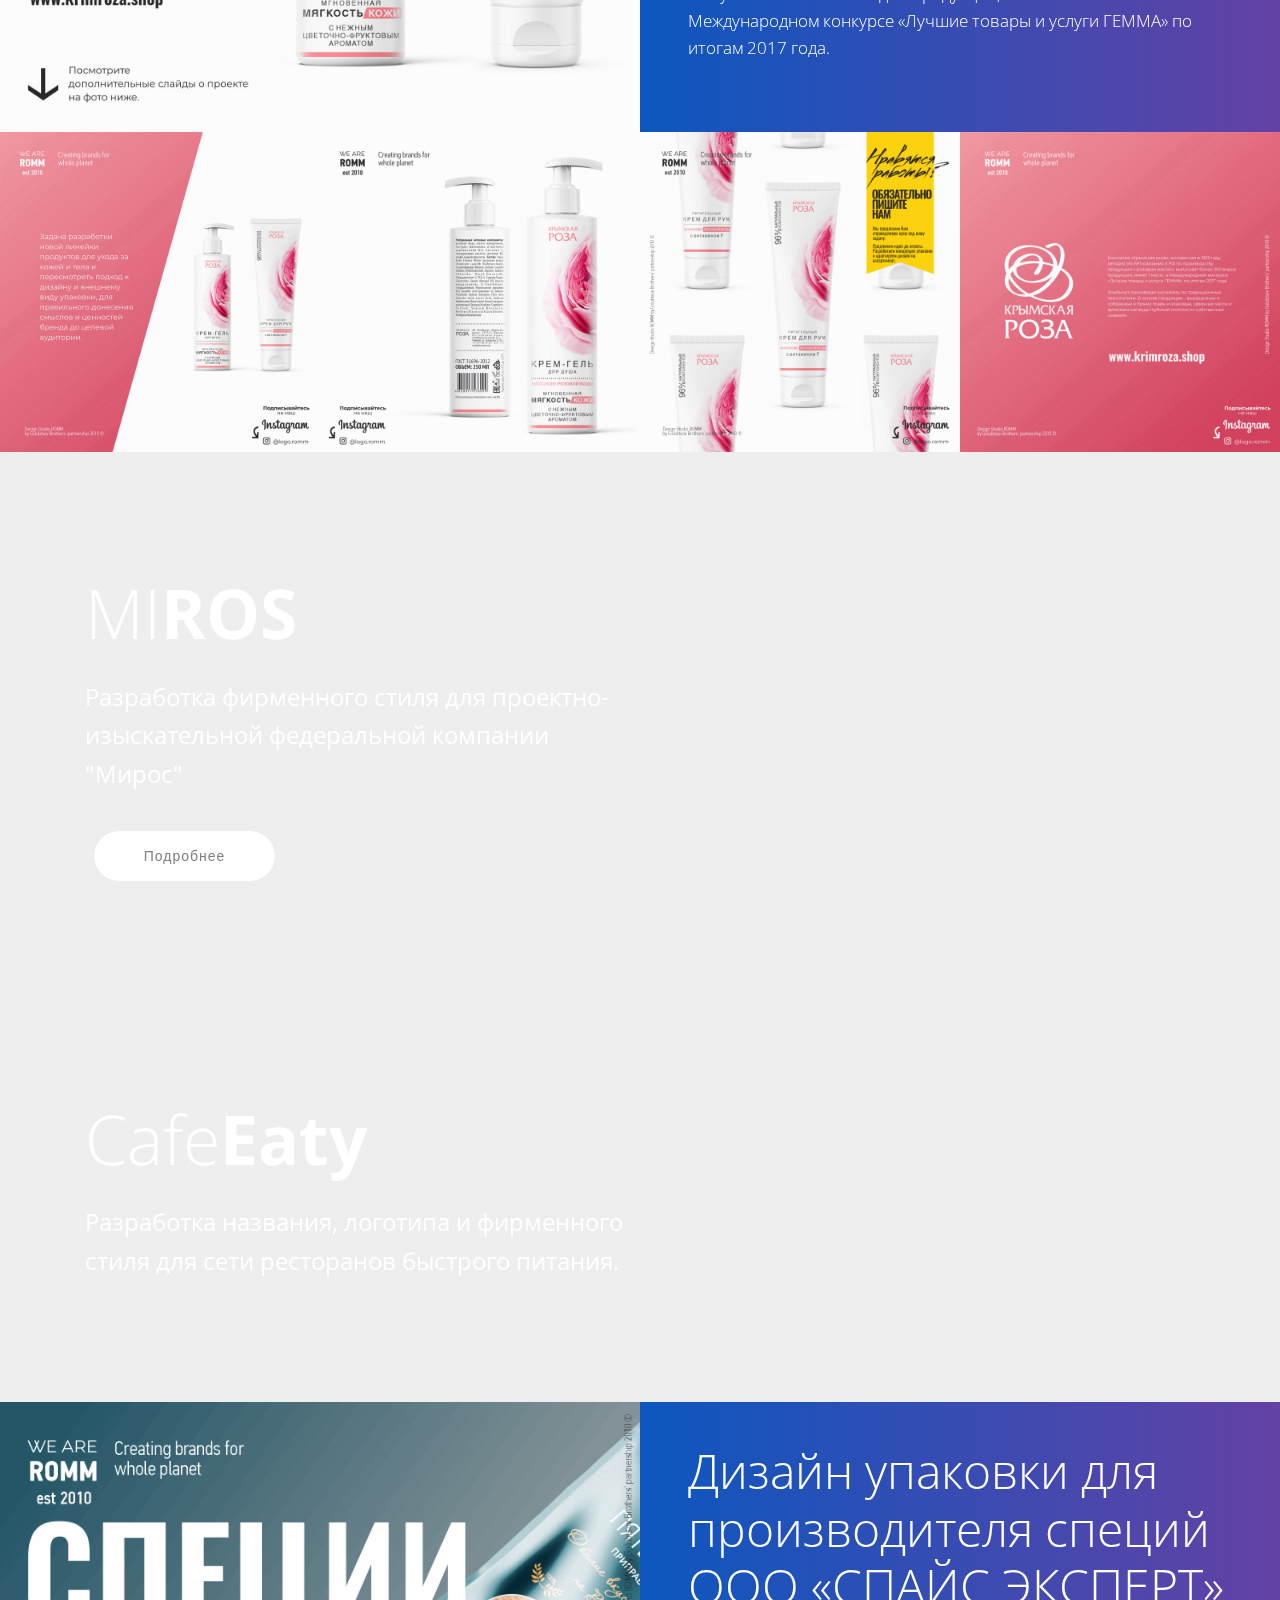
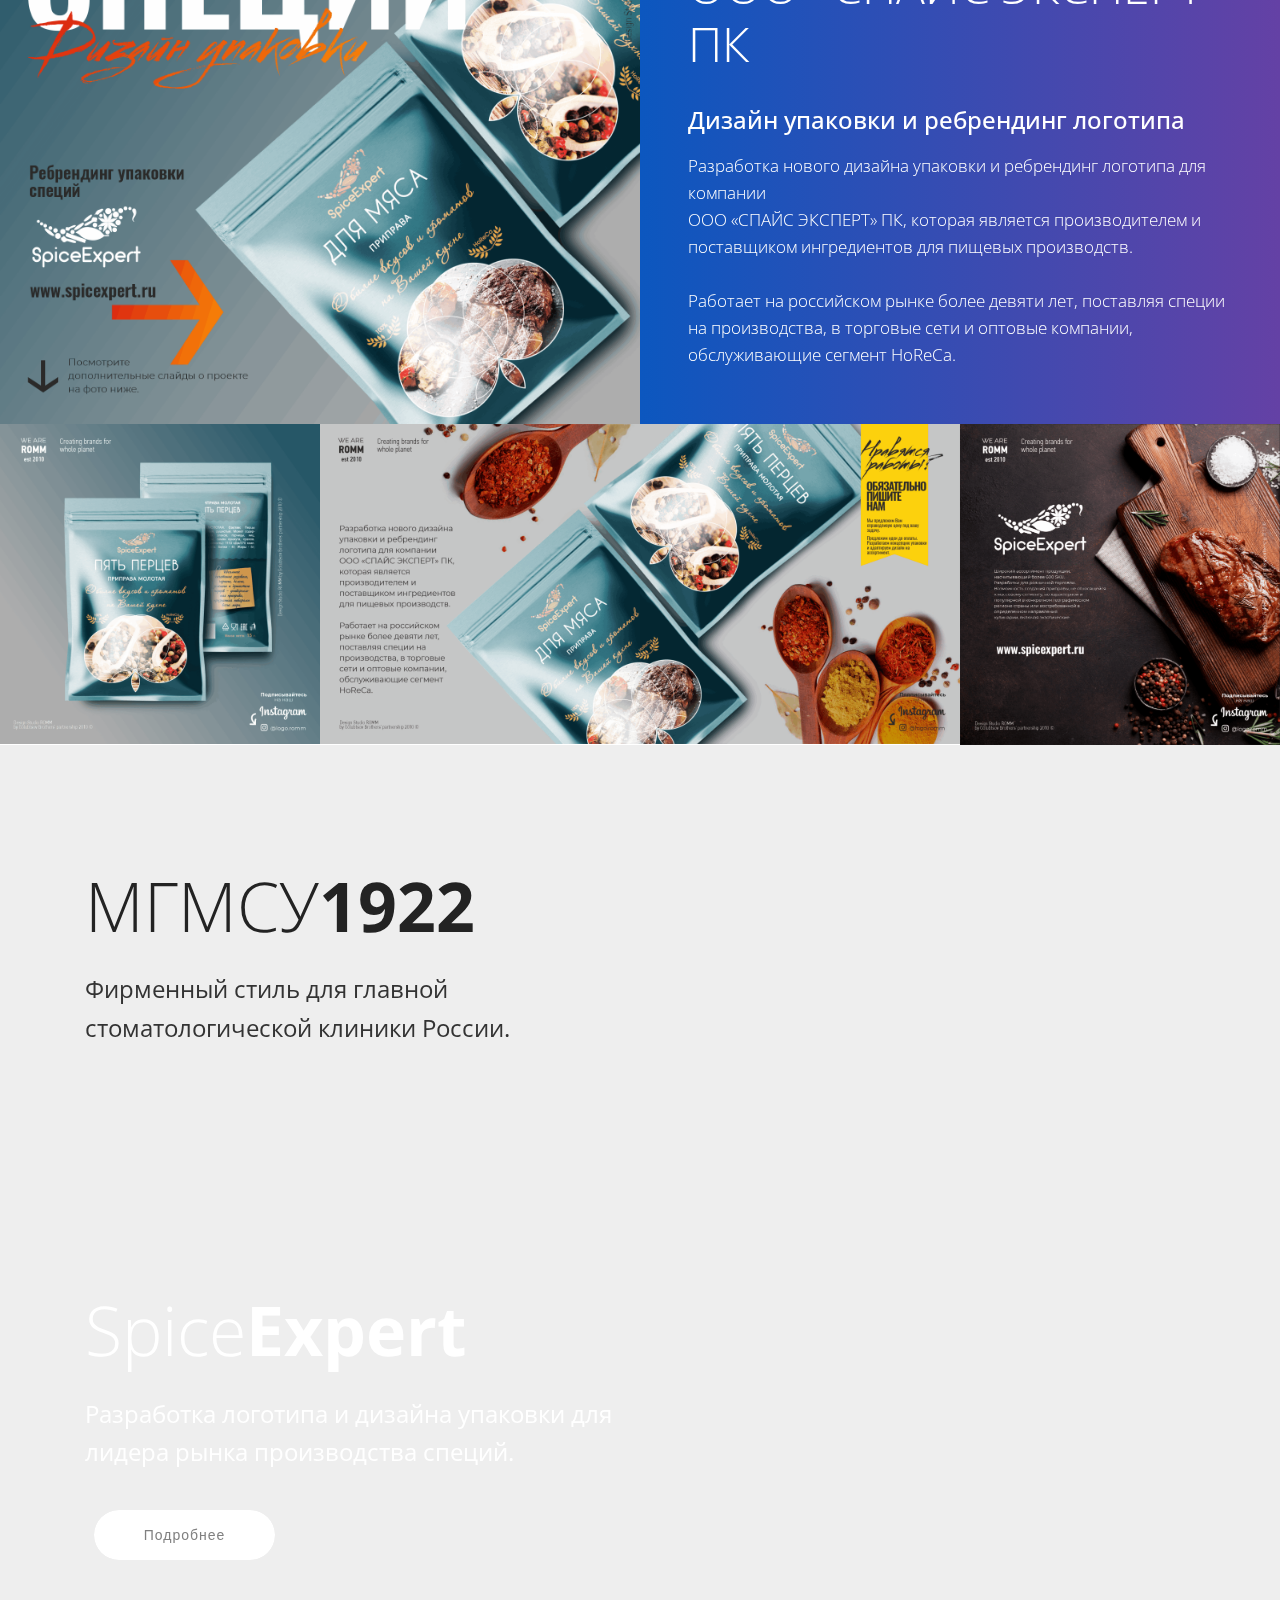
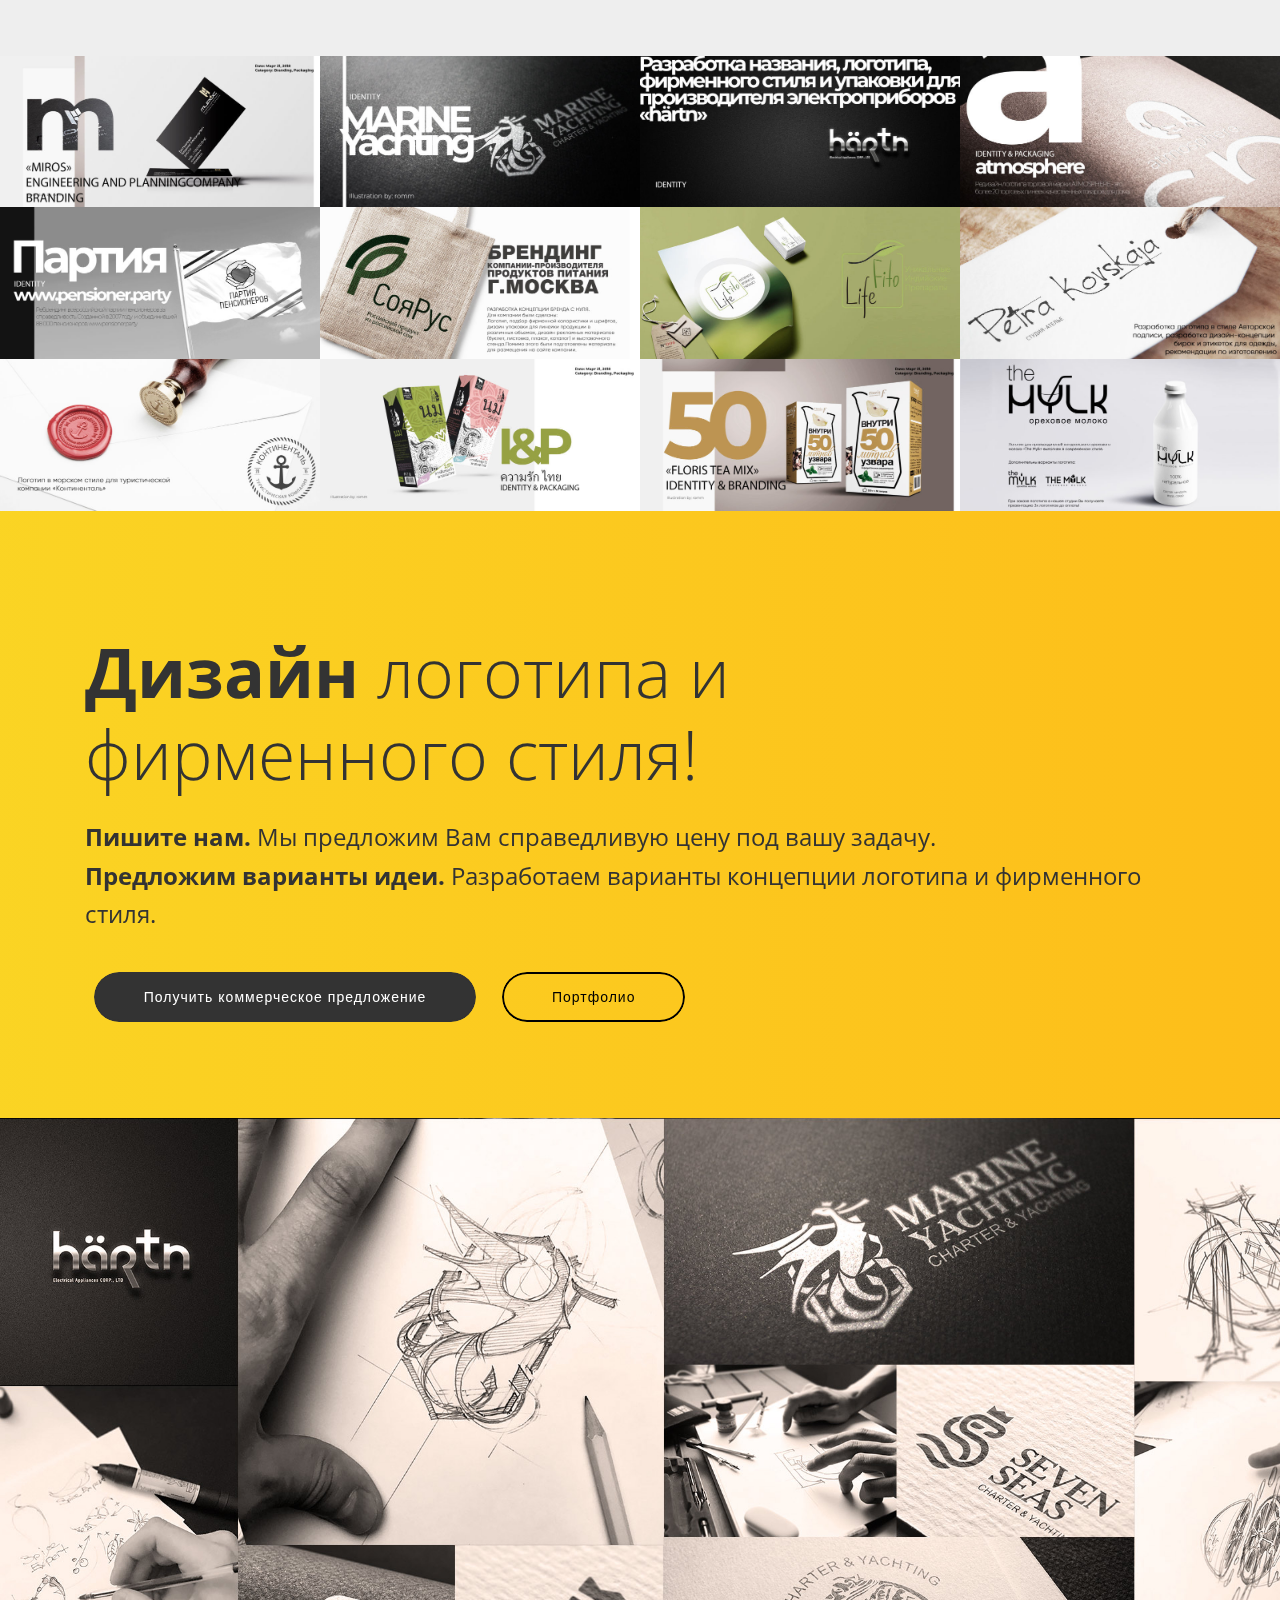
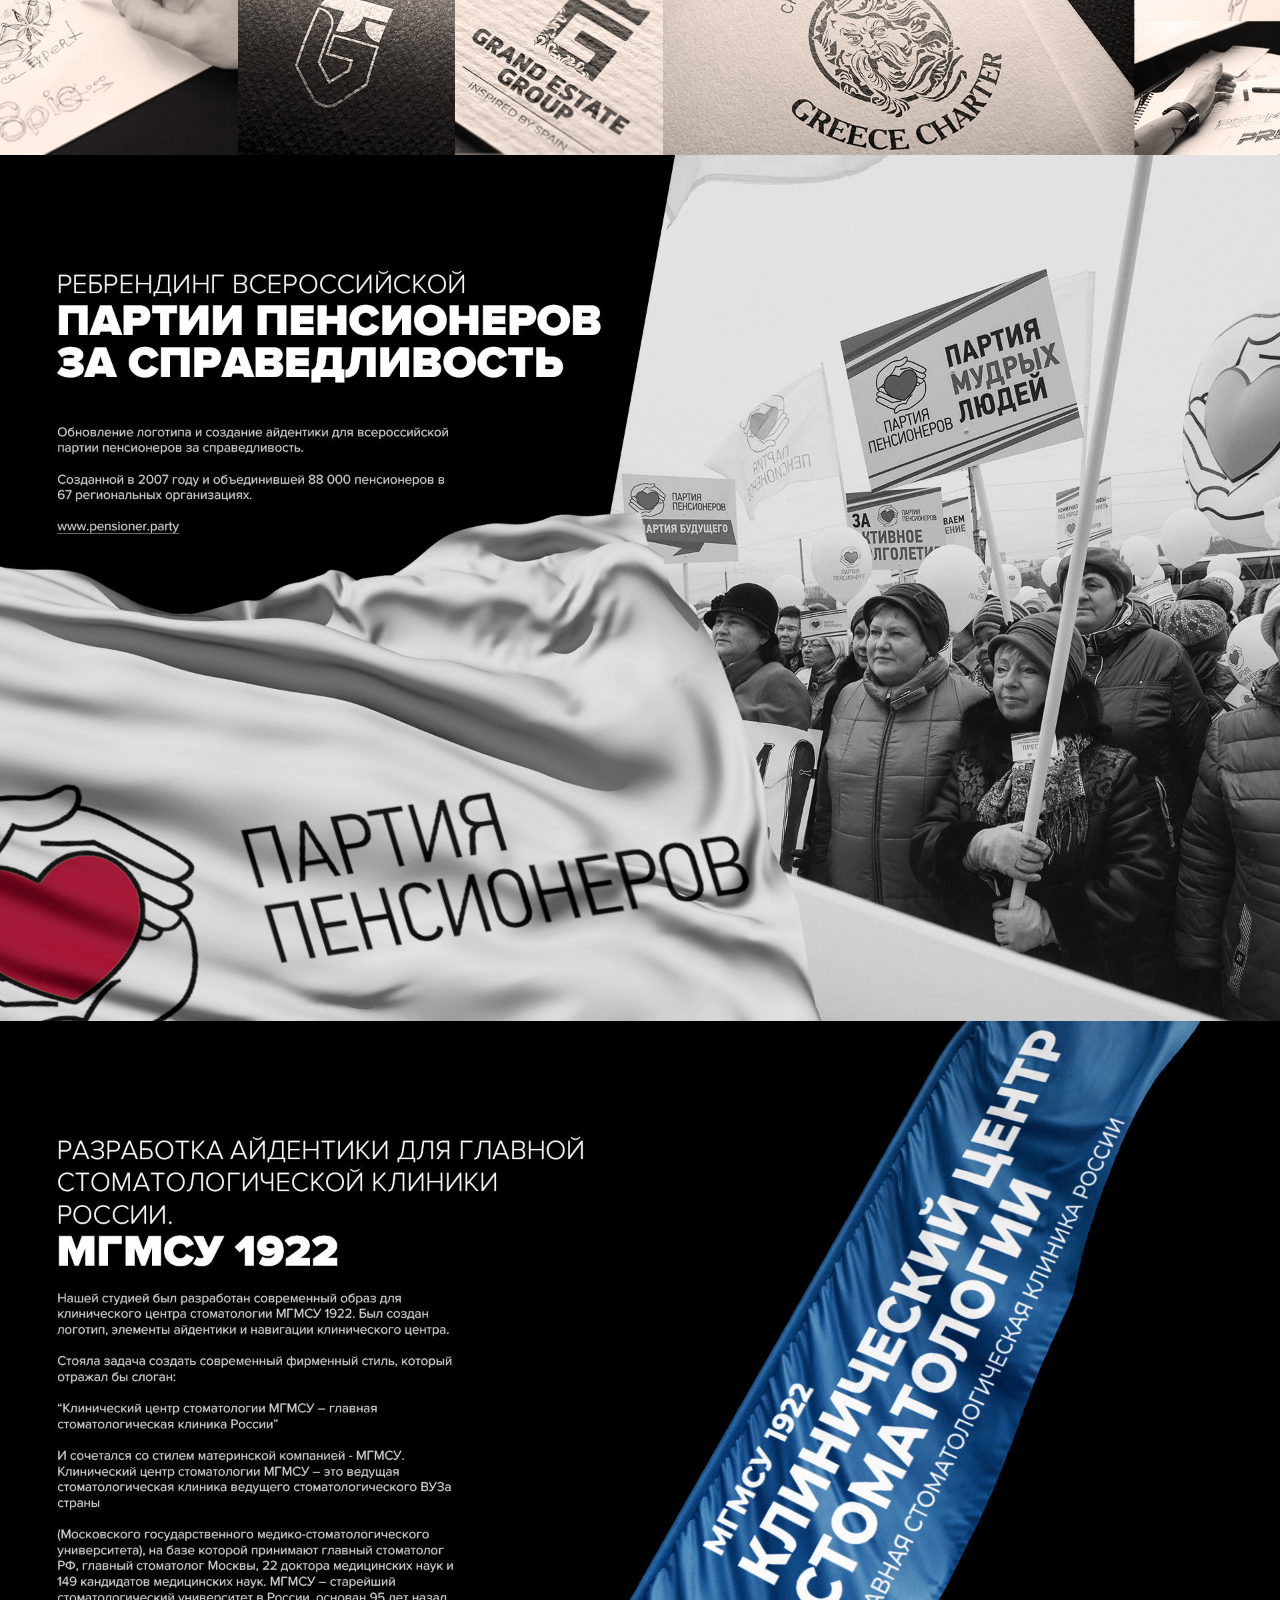
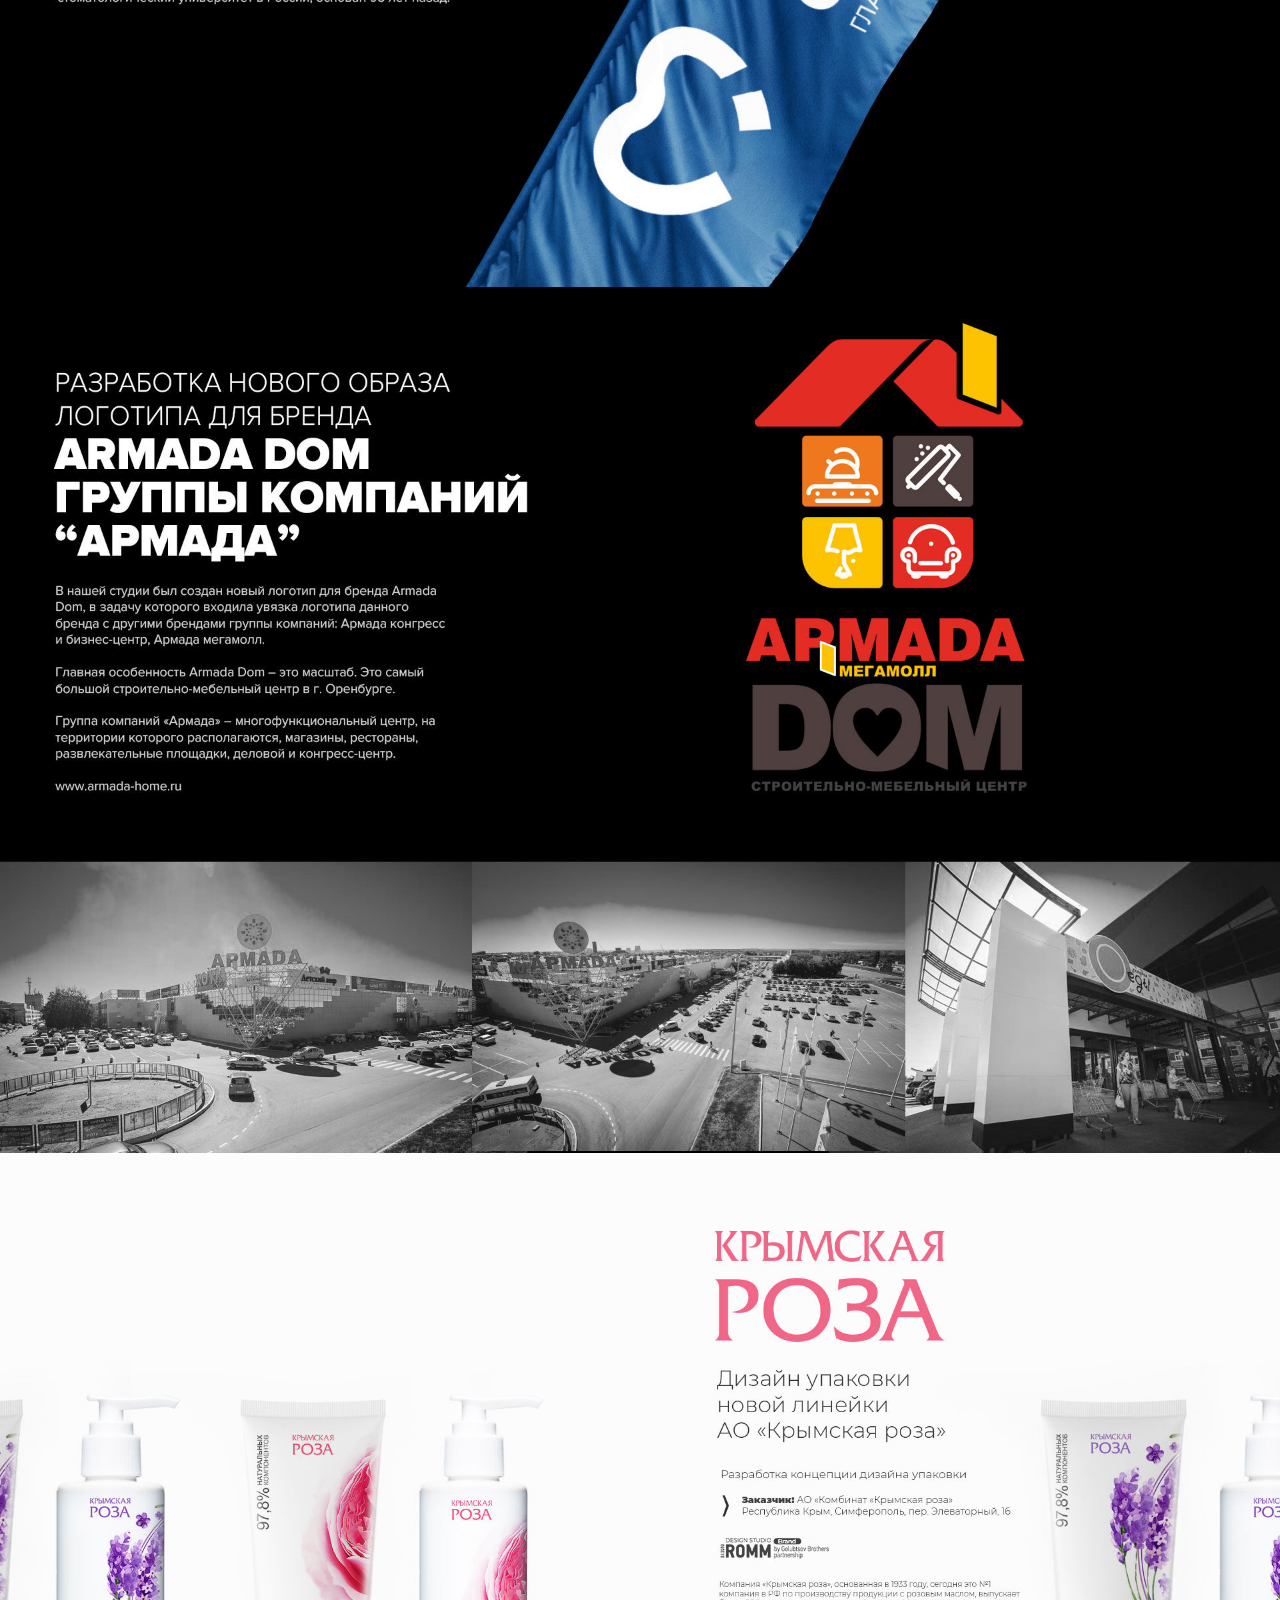
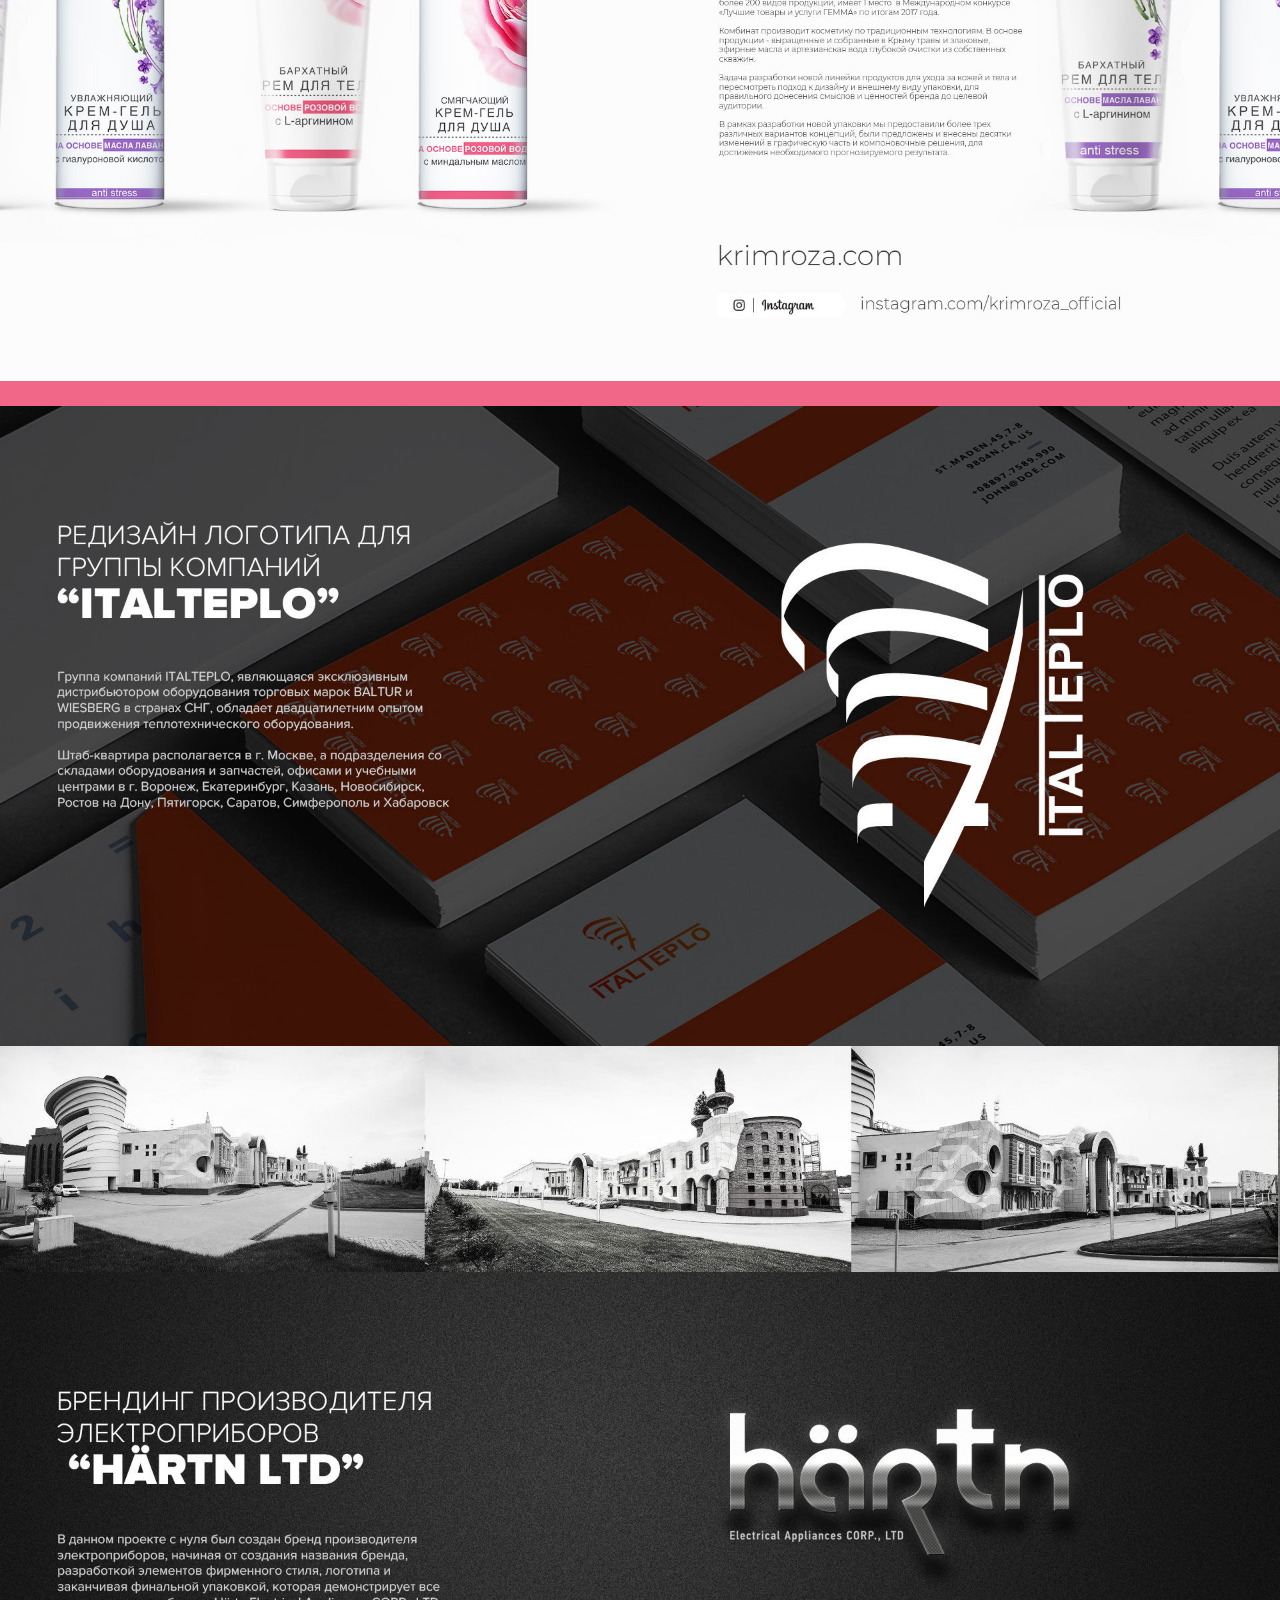
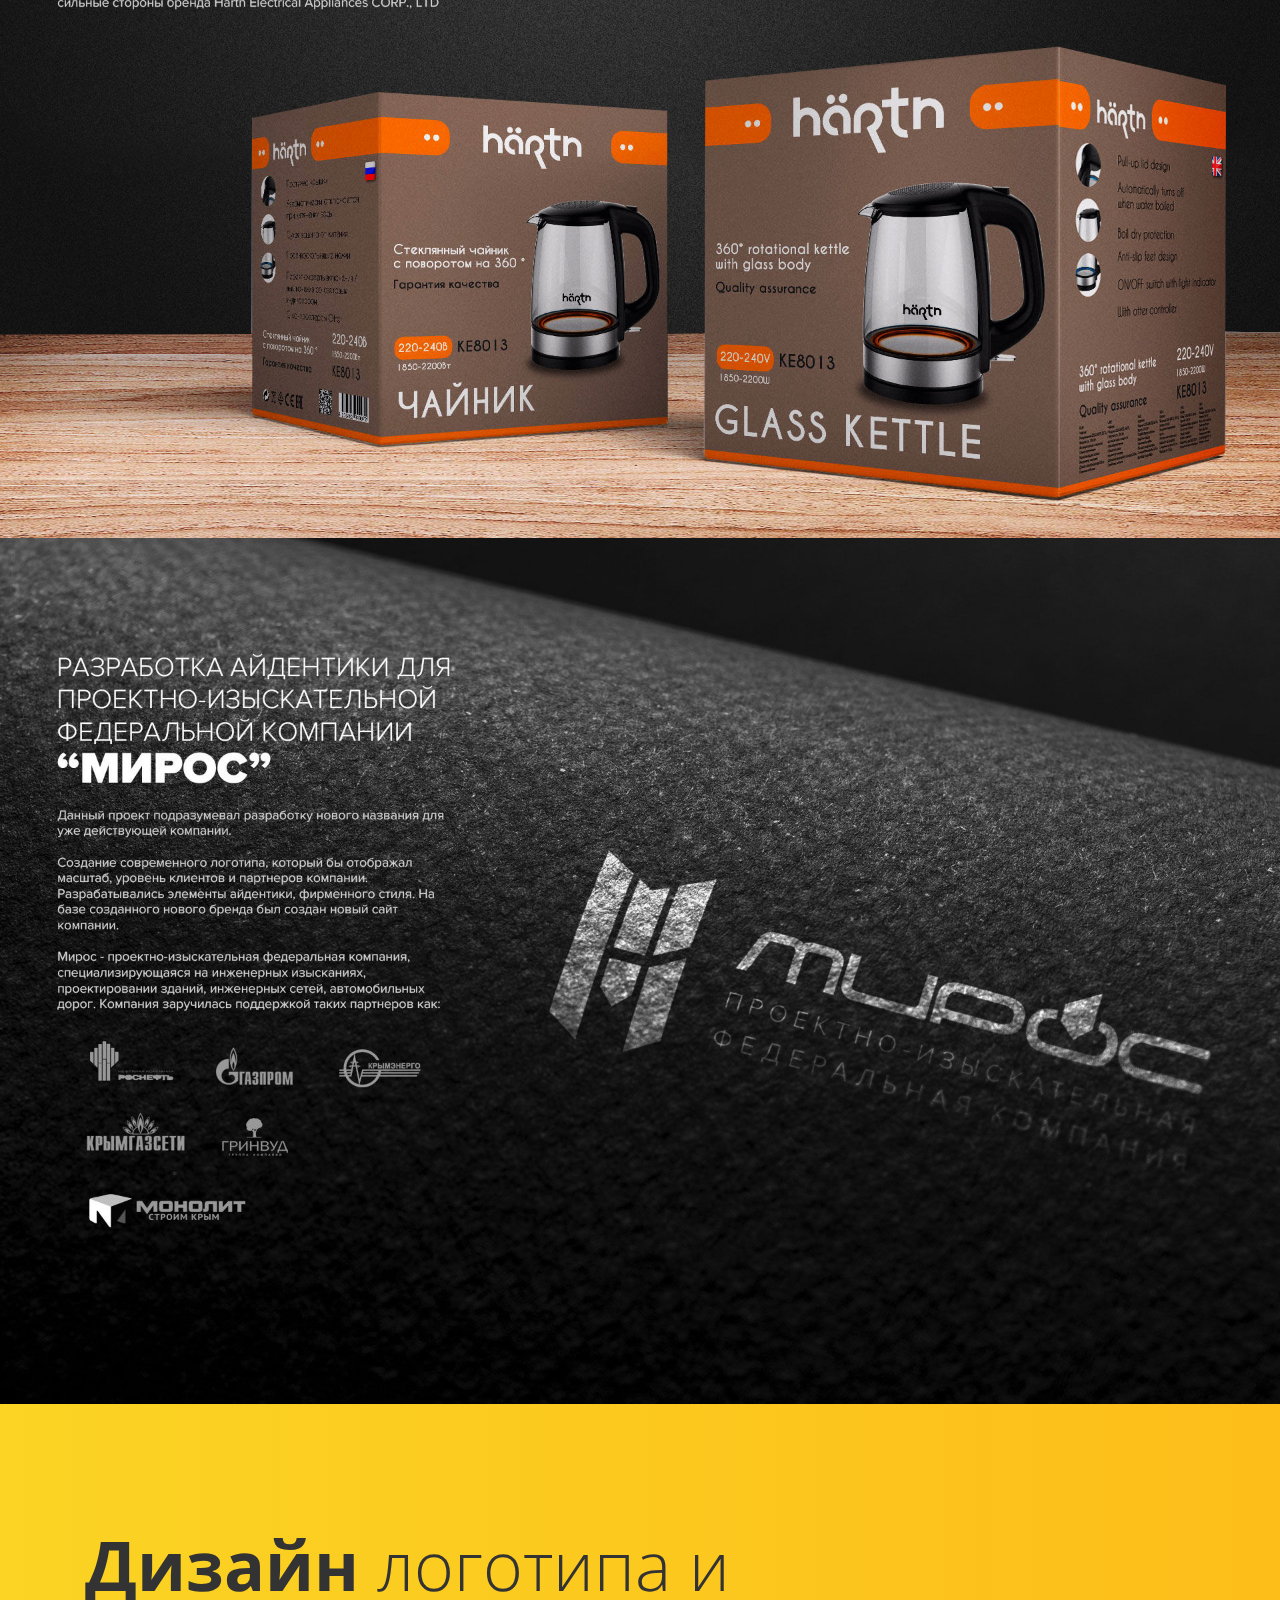
<file: Portfolio.html>
<!DOCTYPE html>
<html  >
<head>
  <!-- Site made with Mobirise Website Builder v4.11.5, https://mobirise.com -->
  <meta charset="UTF-8">
  <meta http-equiv="X-UA-Compatible" content="IE=edge">
  <meta name="generator" content="Mobirise v4.11.5, mobirise.com">
  <meta name="viewport" content="width=device-width, initial-scale=1, minimum-scale=1">
  <link rel="shortcut icon" href="assets/images/favicon-128x128.png" type="image/x-icon">
  <meta name="description" content="Разработка логотипов. Дизайн логотипов. ROMM Studio. Дизайн студия РОММ.">
  
  <title>Portfolio</title>
  <link rel="stylesheet" href="assets/web/assets/mobirise-icons/mobirise-icons.css">
  <link rel="stylesheet" href="assets/tether/tether.min.css">
  <link rel="stylesheet" href="assets/bootstrap/css/bootstrap.min.css">
  <link rel="stylesheet" href="assets/bootstrap/css/bootstrap-reboot.min.css">
  <link rel="stylesheet" href="assets/bootstrap/css/bootstrap-grid.min.css">
  <link rel="stylesheet" href="assets/dropdown/css/style.css">
  <link rel="stylesheet" href="assets/theme/css/style.css">
  <link rel="stylesheet" href="assets/gallery/style.css">
  <link rel="preload" as="style" href="assets/mobirise/css/mbr-additional.css"><link rel="stylesheet" href="assets/mobirise/css/mbr-additional.css" type="text/css">
  
  
  
</head>
<body>
  <section class="menu cid-rGhDL5xLQ6" once="menu" id="menu1-4w">

    

    <nav class="navbar navbar-dropdown beta-menu align-items-center navbar-fixed-top navbar-toggleable-sm">
        
        <div class="menu-bottom">

            <div class="menu-logo">
                <div class="navbar-brand">
                <span class="navbar-logo">
                    <a href="index.html">
                        <img src="assets/images/14.gif" alt="Mobirise" title="" style="height: 3.8rem;">
                    </a>
                </span>
                
                </div>
                <button class="navbar-toggler navbar-toggler-right" type="button" data-toggle="collapse" data-target="#navbarSupportedContent" aria-controls="navbarSupportedContent" aria-expanded="false" aria-label="Toggle navigation">
                    <div class="hamburger">
                        <span></span>
                        <span></span>
                        <span></span>
                        <span></span>
                    </div>
                </button>
            </div>
            <div class="collapse navbar-collapse" id="navbarSupportedContent">
                <ul class="navbar-nav nav-dropdown js-float-line" data-app-modern-menu="true"><li class="nav-item"><a class="nav-link link mbr-white text-white display-4" href="https://romm.pro/brief/" target="_blank">| Заполнить бриф |</a></li><li class="nav-item"><a class="nav-link link mbr-white text-white display-4" href="index.html">Главная</a></li><li class="nav-item"><a class="nav-link link mbr-white text-white display-4" href="Portfolio.html">Портфолио</a></li><li class="nav-item"><a class="nav-link link mbr-white text-white display-4" href="vacancies.html">Вакансии</a></li><li class="nav-item"><a class="nav-link link mbr-white text-white display-4" href="company.html">О компании</a></li><li class="nav-item">
                        <a class="nav-link link mbr-white text-white display-4" href="Contacts.html">Контакты</a>
                    </li>
                    <li class="nav-item">
                        <a class="nav-link link mbr-white text-white display-4" href="https://www.romm.pro/our-portfolio/" target="_blank">IN ENGLISH</a>
                    </li></ul>
                <div class="navbar-buttons mbr-section-btn"><a class="btn btn-sm btn-primary display-4" href="tel:+74952019106"><span class="mbri-mobile mbr-iconfont mbr-iconfont-btn"></span>
                    
                        +7 (495) 201-91-06</a></div>
            </div>
        </div>
    </nav>
</section>

<section class="header9 cid-r5dSxpPCDD" id="header9-1n">

    

    

    <div class="container">
        <div class="row justify-content-center">
            <div class="media-container-column mbr-white col-md-10 offset-md-1">
            <p class="mbr-text align-center mbr-fonts-style display-5"></p>
            <h1 class="mbr-section-title align-center pb-3 mbr-fonts-style display-1"><strong>НАШИ </strong>РАБОТЫ</h1>
        </div>
        </div>
    </div>

    
</section>

<section class="features1 cid-rGyRJQUy2V" id="features1-5h">

    

    <div class="container-fluid">
        <div class="row content-row">
            <div class="mbr-figure col-lg-6">
              <img src="assets/images/001-1500x1460.jpg" alt="" title="">
            </div>
            <div class="media-content px-5  mbr-white py-4 col-lg-6">
              <div class="mbr-overlay" style="opacity: 1;">
              </div>
              <div class="content-block">
                <h2 class="mbr-section-title mbr-fonts-style pb-4 display-2">BEER BRAND</h2>
                <h3 class="mbr-section-subtitle mbr-fonts-style pb-2 display-5">Разработка концепции логотипа и дизайна упаковки для производителя пива.&nbsp;</h3>
                <p class="mbr-text testimonial-text mbr-fonts-style display-7">Концепт разрабатывался на конкурсной основе. Идея подразумевает использование стилизации проектируемой упаковки под единый образ европейской торговой марки. Согласно технического задания используется образ оленя в графическом элементе логотипа. 
<br>
<br>По задумке линейка должна состоять из нескольких 
<br>товарных позиций, основное отличие в которых будет осуществляться за счет цвета.&nbsp;<br></p>
              </div>
            </div>
        </div>
    </div>
</section>

<section class="mbr-gallery mbr-slider-carousel cid-rGyRL0y299" id="gallery4-5i">

    

    <div>
        <div><!-- Gallery --><div class="gallery-row"><div class="mbr-gallery-layout-default"><div><div class="row-first row justify-content-center m-0"><div class="mbr-gallery-item col-lg-3 col-md-6 col-sm-12 p-0" data-video-url="false"><div href="#lb-gallery4-5i" data-slide-to="0" data-toggle="modal"><img src="assets/images/002-1500x1500-800x800.jpg" alt="" title=""><span class="icon-focus"></span></div></div><div class="mbr-gallery-item col-lg-3 col-md-6 col-sm-12 p-0" data-video-url="false"><div href="#lb-gallery4-5i" data-slide-to="1" data-toggle="modal"><img src="assets/images/003-1-1500x1500-800x800.png" alt="" title=""><span class="icon-focus"></span></div></div><div class="mbr-gallery-item col-lg-3 col-md-6 col-sm-12 p-0" data-video-url="false"><div href="#lb-gallery4-5i" data-slide-to="2" data-toggle="modal"><img src="assets/images/004-1500x1500-800x800.jpg" alt="" title=""><span class="icon-focus"></span></div></div><div class="mbr-gallery-item col-lg-3 col-md-6 col-sm-12 p-0" data-video-url="false"><div href="#lb-gallery4-5i" data-slide-to="3" data-toggle="modal"><img src="assets/images/005-1500x1500-800x800.jpg" alt="" title=""><span class="icon-focus"></span></div></div></div></div><div class="clearfix"></div></div></div><!-- Lightbox --><div data-app-prevent-settings="" class="mbr-slider modal fade carousel slide" tabindex="-1" data-keyboard="true" data-interval="false" id="lb-gallery4-5i"><div class="modal-dialog"><div class="modal-content"><div class="modal-body"><div class="carousel-inner"><div class="carousel-item active"><img src="assets/images/002-1500x1500.jpg" alt="" title=""></div><div class="carousel-item"><img src="assets/images/003-1-1500x1500.png" alt="" title=""></div><div class="carousel-item"><img src="assets/images/004-1500x1500.jpg" alt="" title=""></div><div class="carousel-item"><img src="assets/images/005-1500x1500.jpg" alt="" title=""></div></div><a class="carousel-control carousel-control-prev" role="button" data-slide="prev" href="#lb-gallery4-5i"><span class="mbri-left mbr-iconfont" aria-hidden="true"></span><span class="sr-only">Previous</span></a><a class="carousel-control carousel-control-next" role="button" data-slide="next" href="#lb-gallery4-5i"><span class="mbri-right mbr-iconfont" aria-hidden="true"></span><span class="sr-only">Next</span></a><a class="close" href="#" role="button" data-dismiss="modal"><span class="sr-only">Close</span></a></div></div></div></div></div>
    </div>

</section>

<section class="header1 cid-r5dS4dnnoQ mbr-parallax-background" id="header1-1m">

    

    <div class="mbr-overlay" style="opacity: 0;">
    </div>

    <div class="container">
        <div class="media-container-row">
            <div class="media-content" style="width: 50%;">
                <h1 class="mbr-section-title align-left mbr-white pb-3 mbr-fonts-style display-1">MARINE<strong>Yachting</strong></h1>
                <div class="mbr-section-text mbr-white pb-3 align-left ">
                    <p class="mbr-text mbr-fonts-style display-5">Концепция дизайна логотипа для MarineYachting&nbsp;</p>
                </div>
                
            </div>
        </div>
    </div>

</section>

<section class="header1 cid-r5jdOZ8Enn mbr-parallax-background" id="header1-28">

    

    <div class="mbr-overlay" style="opacity: 0;">
    </div>

    <div class="container">
        <div class="media-container-row">
            <div class="media-content" style="width: 50%;">
                <h1 class="mbr-section-title align-left mbr-white pb-3 mbr-fonts-style display-1"><strong>härtn</strong> LTD</h1>
                <div class="mbr-section-text mbr-white pb-3 align-left ">
                    <p class="mbr-text mbr-fonts-style display-5">Разработка названия, логотипа, фирменного стиля и упаковки для производителя электроприборов <strong>«härtn»</strong></p>
                </div>
                
            </div>
        </div>
    </div>

</section>

<section class="features1 cid-rGyRN1VTp7" id="features1-5j">

    

    <div class="container-fluid">
        <div class="row content-row">
            <div class="mbr-figure col-lg-6">
              <img src="assets/images/001-1500x1458.jpg" alt="" title="">
            </div>
            <div class="media-content px-5  mbr-white py-4 col-lg-6">
              <div class="mbr-overlay" style="opacity: 1;">
              </div>
              <div class="content-block">
                <h2 class="mbr-section-title mbr-fonts-style pb-4 display-2">atmo
sphere</h2>
                <h3 class="mbr-section-subtitle mbr-fonts-style pb-2 display-5">Дизайн упаковки столовых приборов 
<div>ТМ Atmosphere</div></h3>
                <p class="mbr-text testimonial-text mbr-fonts-style display-7">Задача: разработать дизайн упаковки для трех линеек столовых приборов ТМ Атмосфера, которые бы отличались между собой и имели единую узнаваемую суть.
<br>
<br>Для трех линеек  BASIC, SMART и PREMIUM мы разработали индивидуальные рисунки, которые призваны отличать соответствующие позиции. 
<br>
<br>Так же был обновлен логотипа торговой марки. Был разработан графический элемент логотипа, который будет узнаваем и сможет наноситься на любые товары данной торговой марки.</p>
              </div>
            </div>
        </div>
    </div>
</section>

<section class="mbr-gallery mbr-slider-carousel cid-rGyROpTPm7" id="gallery4-5k">

    

    <div>
        <div><!-- Gallery --><div class="gallery-row"><div class="mbr-gallery-layout-default"><div><div class="row-first row justify-content-center m-0"><div class="mbr-gallery-item col-lg-3 col-md-6 col-sm-12 p-0" data-video-url="false"><div href="#lb-gallery4-5k" data-slide-to="0" data-toggle="modal"><img src="assets/images/002-1-1500x1500-800x800.jpg" alt="" title=""><span class="icon-focus"></span></div></div><div class="mbr-gallery-item col-lg-3 col-md-6 col-sm-12 p-0" data-video-url="false"><div href="#lb-gallery4-5k" data-slide-to="1" data-toggle="modal"><img src="assets/images/003-1-1500x1500-800x800.jpg" alt="" title=""><span class="icon-focus"></span></div></div><div class="mbr-gallery-item col-lg-3 col-md-6 col-sm-12 p-0" data-video-url="false"><div href="#lb-gallery4-5k" data-slide-to="2" data-toggle="modal"><img src="assets/images/004-3-1500x1500-800x800.png" alt="" title=""><span class="icon-focus"></span></div></div><div class="mbr-gallery-item col-lg-3 col-md-6 col-sm-12 p-0" data-video-url="false"><div href="#lb-gallery4-5k" data-slide-to="3" data-toggle="modal"><img src="assets/images/005-1-1500x1500-800x800.jpg" alt="" title=""><span class="icon-focus"></span></div></div></div></div><div class="clearfix"></div></div></div><!-- Lightbox --><div data-app-prevent-settings="" class="mbr-slider modal fade carousel slide" tabindex="-1" data-keyboard="true" data-interval="false" id="lb-gallery4-5k"><div class="modal-dialog"><div class="modal-content"><div class="modal-body"><div class="carousel-inner"><div class="carousel-item active"><img src="assets/images/002-1-1500x1500.jpg" alt="" title=""></div><div class="carousel-item"><img src="assets/images/003-1-1500x1500.jpg" alt="" title=""></div><div class="carousel-item"><img src="assets/images/004-3-1500x1500.png" alt="" title=""></div><div class="carousel-item"><img src="assets/images/005-1-1500x1500.jpg" alt="" title=""></div></div><a class="carousel-control carousel-control-prev" role="button" data-slide="prev" href="#lb-gallery4-5k"><span class="mbri-left mbr-iconfont" aria-hidden="true"></span><span class="sr-only">Previous</span></a><a class="carousel-control carousel-control-next" role="button" data-slide="next" href="#lb-gallery4-5k"><span class="mbri-right mbr-iconfont" aria-hidden="true"></span><span class="sr-only">Next</span></a><a class="close" href="#" role="button" data-dismiss="modal"><span class="sr-only">Close</span></a></div></div></div></div></div>
    </div>

</section>

<section class="header1 cid-r5jZYDMThR mbr-parallax-background" id="header1-3b">

    

    <div class="mbr-overlay" style="opacity: 0;">
    </div>

    <div class="container">
        <div class="media-container-row">
            <div class="media-content" style="width: 50%;">
                <h1 class="mbr-section-title align-left mbr-white pb-3 mbr-fonts-style display-1">atmo<strong>sphere</strong></h1>
                <div class="mbr-section-text mbr-white pb-3 align-left ">
                    <p class="mbr-text mbr-fonts-style display-5">Редизайн логотипа торговой марки. ATMOSPHERE - это более 20 торговых
линеек качественных товаров для дома.<br></p>
                </div>
                <div class="mbr-section-btn"><a class="btn btn-md btn-white btn-bgr display-4" href="page8.html">Подробнее</a></div>
            </div>
        </div>
    </div>

</section>

<section class="header1 cid-r5dKN9MUv6 mbr-parallax-background" id="header1-1l">

    

    <div class="mbr-overlay" style="opacity: 0;">
    </div>

    <div class="container">
        <div class="media-container-row">
            <div class="media-content" style="width: 65%;">
                <h1 class="mbr-section-title align-left mbr-white pb-3 mbr-fonts-style display-1"><strong>Rebranding
 </strong>ВСЕРОССИЙСКОЙ ПАРТИИ<strong> 
</strong></h1>
                <div class="mbr-section-text mbr-white pb-3 align-left ">
                    <p class="mbr-text mbr-fonts-style display-5">Ребрендинг 
всероссийской партии 
пенсионеров за 
справедливость. Созданной в 2007 году &nbsp;и объединившей<br> 88 000 пенсионеров. www.pensioner.party</p>
                </div>
                
            </div>
        </div>
    </div>

</section>

<section class="features1 cid-rGyRPHpPm0" id="features1-5l">

    

    <div class="container-fluid">
        <div class="row content-row">
            <div class="mbr-figure col-lg-6">
              <img src="assets/images/001-1-1500x1458.jpg" alt="" title="">
            </div>
            <div class="media-content px-5  mbr-white py-4 col-lg-6">
              <div class="mbr-overlay" style="opacity: 1;">
              </div>
              <div class="content-block">
                <h2 class="mbr-section-title mbr-fonts-style pb-4 display-2">Дизайн упаковки
<div>новой линейки 
</div><div>АО «Крымская роза»</div></h2>
                <h3 class="mbr-section-subtitle mbr-fonts-style pb-2 display-5">Разработка концепции дизайна упаковки</h3>
                <p class="mbr-text testimonial-text mbr-fonts-style display-7">Задача разработки новой линейки продуктов для ухода за кожей и тела и пересмотреть подход к дизайну и внешнему виду упаковки, для правильного донесения смыслов и ценностей бренда до целевой аудитории.&nbsp;<br><br>Компания «Крымская роза», основанная в 1933 году, сегодня это №1 компания в РФ по производству продукции с розовым маслом, выпускает более 200 видов продукции, имеет 1 место  в Международном конкурсе «Лучшие товары и услуги ГЕММА» по итогам 2017 года.
<br><br></p>
              </div>
            </div>
        </div>
    </div>
</section>

<section class="mbr-gallery mbr-slider-carousel cid-rGyRQlUlJx" id="gallery4-5m">

    

    <div>
        <div><!-- Gallery --><div class="gallery-row"><div class="mbr-gallery-layout-default"><div><div class="row-first row justify-content-center m-0"><div class="mbr-gallery-item col-lg-3 col-md-6 col-sm-12 p-0" data-video-url="false"><div href="#lb-gallery4-5m" data-slide-to="0" data-toggle="modal"><img src="assets/images/002-2-1500x1500-800x800.jpg" alt="" title=""><span class="icon-focus"></span></div></div><div class="mbr-gallery-item col-lg-3 col-md-6 col-sm-12 p-0" data-video-url="false"><div href="#lb-gallery4-5m" data-slide-to="1" data-toggle="modal"><img src="assets/images/003-2-1500x1500-800x800.jpg" alt="" title=""><span class="icon-focus"></span></div></div><div class="mbr-gallery-item col-lg-3 col-md-6 col-sm-12 p-0" data-video-url="false"><div href="#lb-gallery4-5m" data-slide-to="2" data-toggle="modal"><img src="assets/images/004-2-1500x1500-800x800.png" alt="" title=""><span class="icon-focus"></span></div></div><div class="mbr-gallery-item col-lg-3 col-md-6 col-sm-12 p-0" data-video-url="false"><div href="#lb-gallery4-5m" data-slide-to="3" data-toggle="modal"><img src="assets/images/005-2-1500x1500-800x800.jpg" alt="" title=""><span class="icon-focus"></span></div></div></div></div><div class="clearfix"></div></div></div><!-- Lightbox --><div data-app-prevent-settings="" class="mbr-slider modal fade carousel slide" tabindex="-1" data-keyboard="true" data-interval="false" id="lb-gallery4-5m"><div class="modal-dialog"><div class="modal-content"><div class="modal-body"><div class="carousel-inner"><div class="carousel-item active"><img src="assets/images/002-2-1500x1500.jpg" alt="" title=""></div><div class="carousel-item"><img src="assets/images/003-2-1500x1500.jpg" alt="" title=""></div><div class="carousel-item"><img src="assets/images/004-2-1500x1500.png" alt="" title=""></div><div class="carousel-item"><img src="assets/images/005-2-1500x1500.jpg" alt="" title=""></div></div><a class="carousel-control carousel-control-prev" role="button" data-slide="prev" href="#lb-gallery4-5m"><span class="mbri-left mbr-iconfont" aria-hidden="true"></span><span class="sr-only">Previous</span></a><a class="carousel-control carousel-control-next" role="button" data-slide="next" href="#lb-gallery4-5m"><span class="mbri-right mbr-iconfont" aria-hidden="true"></span><span class="sr-only">Next</span></a><a class="close" href="#" role="button" data-dismiss="modal"><span class="sr-only">Close</span></a></div></div></div></div></div>
    </div>

</section>

<section class="header1 cid-r5dWE1pRrd mbr-parallax-background" id="header1-1o">

    

    <div class="mbr-overlay" style="opacity: 0;">
    </div>

    <div class="container">
        <div class="media-container-row">
            <div class="media-content" style="width: 50%;">
                <h1 class="mbr-section-title align-left mbr-white pb-3 mbr-fonts-style display-1">MI<strong>ROS</strong></h1>
                <div class="mbr-section-text mbr-white pb-3 align-left ">
                    <p class="mbr-text mbr-fonts-style display-5">Разработка фирменного стиля для проектно-изыскательной федеральной компании "Мирос"</p>
                </div>
                <div class="mbr-section-btn"><a class="btn btn-md btn-bgr btn-white display-4" href="portfolio_miros.html">Подробнее<br></a></div>
            </div>
        </div>
    </div>

</section>

<section class="header1 cid-r5e3Z51BHa mbr-parallax-background" id="header1-1p">

    

    <div class="mbr-overlay" style="opacity: 0;">
    </div>

    <div class="container">
        <div class="media-container-row">
            <div class="media-content" style="width: 50%;">
                <h1 class="mbr-section-title align-left mbr-white pb-3 mbr-fonts-style display-1">Cafe<strong>Eaty</strong></h1>
                <div class="mbr-section-text mbr-white pb-3 align-left ">
                    <p class="mbr-text mbr-fonts-style display-5">Разработка названия, логотипа и фирменного стиля для сети ресторанов быстрого питания.</p>
                </div>
                
            </div>
        </div>
    </div>

</section>

<section class="features1 cid-rGyRRihhwq" id="features1-5n">

    

    <div class="container-fluid">
        <div class="row content-row">
            <div class="mbr-figure col-lg-6">
              <img src="assets/images/001-1500x1458.png" alt="" title="">
            </div>
            <div class="media-content px-5  mbr-white py-4 col-lg-6">
              <div class="mbr-overlay" style="opacity: 1;">
              </div>
              <div class="content-block">
                <h2 class="mbr-section-title mbr-fonts-style pb-4 display-2">Дизайн упаковки для производителя специй ООО «СПАЙС ЭКСПЕРТ» ПК</h2>
                <h3 class="mbr-section-subtitle mbr-fonts-style pb-2 display-5">
                  Дизайн упаковки и ребрендинг логотипа</h3>
                <p class="mbr-text testimonial-text mbr-fonts-style display-7">Разработка нового дизайна упаковки и ребрендинг логотипа для компании 
<br>ООО «СПАЙС ЭКСПЕРТ» ПК, которая является производителем и поставщиком ингредиентов для пищевых производств. 
<br>
<br>Работает на российском рынке более девяти лет, поставляя специи на производства, в торговые сети и оптовые компании, обслуживающие сегмент HoReCa.</p>
              </div>
            </div>
        </div>
    </div>
</section>

<section class="mbr-gallery mbr-slider-carousel cid-rGyRS4KvjH" id="gallery4-5o">

    

    <div>
        <div><!-- Gallery --><div class="gallery-row"><div class="mbr-gallery-layout-default"><div><div class="row-first row justify-content-center m-0"><div class="mbr-gallery-item col-lg-3 col-md-6 col-sm-12 p-0" data-video-url="false"><div href="#lb-gallery4-5o" data-slide-to="0" data-toggle="modal"><img src="assets/images/002-1500x1500-800x800.png" alt="" title=""><span class="icon-focus"></span></div></div><div class="mbr-gallery-item col-lg-3 col-md-6 col-sm-12 p-0" data-video-url="false"><div href="#lb-gallery4-5o" data-slide-to="1" data-toggle="modal"><img src="assets/images/003-1500x1500-800x800.png" alt="" title=""><span class="icon-focus"></span></div></div><div class="mbr-gallery-item col-lg-3 col-md-6 col-sm-12 p-0" data-video-url="false"><div href="#lb-gallery4-5o" data-slide-to="2" data-toggle="modal"><img src="assets/images/004-1-1500x1500-800x800.png" alt="" title=""><span class="icon-focus"></span></div></div><div class="mbr-gallery-item col-lg-3 col-md-6 col-sm-12 p-0" data-video-url="false"><div href="#lb-gallery4-5o" data-slide-to="3" data-toggle="modal"><img src="assets/images/005-1500x1501-800x801.png" alt="" title=""><span class="icon-focus"></span></div></div></div></div><div class="clearfix"></div></div></div><!-- Lightbox --><div data-app-prevent-settings="" class="mbr-slider modal fade carousel slide" tabindex="-1" data-keyboard="true" data-interval="false" id="lb-gallery4-5o"><div class="modal-dialog"><div class="modal-content"><div class="modal-body"><div class="carousel-inner"><div class="carousel-item active"><img src="assets/images/002-1500x1500.png" alt="" title=""></div><div class="carousel-item"><img src="assets/images/003-1500x1500.png" alt="" title=""></div><div class="carousel-item"><img src="assets/images/004-1-1500x1500.png" alt="" title=""></div><div class="carousel-item"><img src="assets/images/005-1500x1501.png" alt="" title=""></div></div><a class="carousel-control carousel-control-prev" role="button" data-slide="prev" href="#lb-gallery4-5o"><span class="mbri-left mbr-iconfont" aria-hidden="true"></span><span class="sr-only">Previous</span></a><a class="carousel-control carousel-control-next" role="button" data-slide="next" href="#lb-gallery4-5o"><span class="mbri-right mbr-iconfont" aria-hidden="true"></span><span class="sr-only">Next</span></a><a class="close" href="#" role="button" data-dismiss="modal"><span class="sr-only">Close</span></a></div></div></div></div></div>
    </div>

</section>

<section class="header1 cid-r5e8pLf2cL mbr-parallax-background" id="header1-1q">

    

    <div class="mbr-overlay" style="opacity: 0;">
    </div>

    <div class="container">
        <div class="media-container-row">
            <div class="media-content" style="width: 50%;">
                <h1 class="mbr-section-title align-left mbr-white pb-3 mbr-fonts-style display-1">МГМСУ<strong>1922</strong></h1>
                <div class="mbr-section-text mbr-white pb-3 align-left ">
                    <p class="mbr-text mbr-fonts-style display-5">Фирменный стиль для главной стоматологической клиники России.</p>
                </div>
                
            </div>
        </div>
    </div>

</section>

<section class="header1 cid-r5ebikP0TC mbr-parallax-background" id="header1-1r">

    

    <div class="mbr-overlay" style="opacity: 0;">
    </div>

    <div class="container">
        <div class="media-container-row">
            <div class="media-content" style="width: 50%;">
                <h1 class="mbr-section-title align-left mbr-white pb-3 mbr-fonts-style display-1">Spice<strong>Expert</strong>
                </h1>
                <div class="mbr-section-text mbr-white pb-3 align-left ">
                    <p class="mbr-text mbr-fonts-style display-5">Разработка логотипа и дизайна упаковки для<br>лидера рынка производства специй.</p>
                </div>
                <div class="mbr-section-btn"><a class="btn btn-md btn-white btn-bgr display-4" href="portfoliio_spiceexpert.html">Подробнее</a></div>
            </div>
        </div>
    </div>

</section>

<section class="mbr-gallery mbr-slider-carousel cid-rEojL5FfBL" id="gallery1-3r">

    

    <div>
        <div><!-- Filter --><!-- Gallery --><div class="mbr-gallery-row"><div class="mbr-gallery-layout-default"><div><div><div class="mbr-gallery-item mbr-gallery-item--p0" data-video-url="false" data-tags="Потрясающие"><div href="#lb-gallery1-3r" data-slide-to="0" data-toggle="modal"><img src="assets/images/003-800x379.jpg" alt="" title=""><span class="icon-focus"></span></div></div><div class="mbr-gallery-item mbr-gallery-item--p0" data-video-url="false" data-tags="Отзывчивый"><div href="#lb-gallery1-3r" data-slide-to="1" data-toggle="modal"><img src="assets/images/004-800x379.jpg" alt="" title=""><span class="icon-focus"></span></div></div><div class="mbr-gallery-item mbr-gallery-item--p0" data-video-url="false" data-tags="Творческий"><div href="#lb-gallery1-3r" data-slide-to="2" data-toggle="modal"><img src="assets/images/005-800x379.jpg" alt="" title=""><span class="icon-focus"></span></div></div><div class="mbr-gallery-item mbr-gallery-item--p0" data-video-url="false" data-tags="Анимированный"><div href="#lb-gallery1-3r" data-slide-to="3" data-toggle="modal"><img src="assets/images/006-800x379.jpg" alt="" title=""><span class="icon-focus"></span></div></div><div class="mbr-gallery-item mbr-gallery-item--p0" data-video-url="false" data-tags="Потрясающие"><div href="#lb-gallery1-3r" data-slide-to="4" data-toggle="modal"><img src="assets/images/007-800x379.jpg" alt="" title=""><span class="icon-focus"></span></div></div><div class="mbr-gallery-item mbr-gallery-item--p0" data-video-url="false" data-tags="Потрясающие"><div href="#lb-gallery1-3r" data-slide-to="5" data-toggle="modal"><img src="assets/images/008-800x379.jpg" alt="" title=""><span class="icon-focus"></span></div></div><div class="mbr-gallery-item mbr-gallery-item--p0" data-video-url="false" data-tags="Отзывчивый"><div href="#lb-gallery1-3r" data-slide-to="6" data-toggle="modal"><img src="assets/images/009-800x379.jpg" alt="" title=""><span class="icon-focus"></span></div></div><div class="mbr-gallery-item mbr-gallery-item--p0" data-video-url="false" data-tags="Анимированный"><div href="#lb-gallery1-3r" data-slide-to="7" data-toggle="modal"><img src="assets/images/010-800x379.jpg" alt="" title=""><span class="icon-focus"></span></div></div><div class="mbr-gallery-item mbr-gallery-item--p0" data-video-url="false" data-tags="Анимированный"><div href="#lb-gallery1-3r" data-slide-to="8" data-toggle="modal"><img src="assets/images/011-800x379.jpg" alt="" title=""><span class="icon-focus"></span></div></div><div class="mbr-gallery-item mbr-gallery-item--p0" data-video-url="false" data-tags="Анимированный"><div href="#lb-gallery1-3r" data-slide-to="9" data-toggle="modal"><img src="assets/images/012-800x379.jpg" alt="" title=""><span class="icon-focus"></span></div></div><div class="mbr-gallery-item mbr-gallery-item--p0" data-video-url="false" data-tags="Анимированный"><div href="#lb-gallery1-3r" data-slide-to="10" data-toggle="modal"><img src="assets/images/013-800x379.jpg" alt="" title=""><span class="icon-focus"></span></div></div><div class="mbr-gallery-item mbr-gallery-item--p0" data-video-url="false" data-tags="Анимированный"><div href="#lb-gallery1-3r" data-slide-to="11" data-toggle="modal"><img src="assets/images/014-800x379.jpg" alt="" title=""><span class="icon-focus"></span></div></div></div></div><div class="clearfix"></div></div></div><!-- Lightbox --><div data-app-prevent-settings="" class="mbr-slider modal fade carousel slide" tabindex="-1" data-keyboard="true" data-interval="false" id="lb-gallery1-3r"><div class="modal-dialog"><div class="modal-content"><div class="modal-body"><div class="carousel-inner"><div class="carousel-item"><img src="assets/images/003.jpg" alt="" title=""></div><div class="carousel-item"><img src="assets/images/004.jpg" alt="" title=""></div><div class="carousel-item"><img src="assets/images/005.jpg" alt="" title=""></div><div class="carousel-item"><img src="assets/images/006.jpg" alt="" title=""></div><div class="carousel-item"><img src="assets/images/007.jpg" alt="" title=""></div><div class="carousel-item"><img src="assets/images/008.jpg" alt="" title=""></div><div class="carousel-item"><img src="assets/images/009.jpg" alt="" title=""></div><div class="carousel-item active"><img src="assets/images/010.jpg" alt="" title=""></div><div class="carousel-item"><img src="assets/images/011.jpg" alt="" title=""></div><div class="carousel-item"><img src="assets/images/012.jpg" alt="" title=""></div><div class="carousel-item"><img src="assets/images/013.jpg" alt="" title=""></div><div class="carousel-item"><img src="assets/images/014.jpg" alt="" title=""></div></div><a class="carousel-control carousel-control-prev" role="button" data-slide="prev" href="#lb-gallery1-3r"><span class="mbri-left mbr-iconfont" aria-hidden="true"></span><span class="sr-only">Previous</span></a><a class="carousel-control carousel-control-next" role="button" data-slide="next" href="#lb-gallery1-3r"><span class="mbri-right mbr-iconfont" aria-hidden="true"></span><span class="sr-only">Next</span></a><a class="close" href="#" role="button" data-dismiss="modal"><span class="sr-only">Close</span></a></div></div></div></div></div>
    </div>

</section>

<section class="header1 cid-rGz804qz1Y mbr-parallax-background" id="header1-60">

    

    <div class="mbr-overlay" style="opacity: 0.9;">
    </div>

    <div class="container">
        <div class="media-container-row">
            <div class="media-content" style="width: 100%;">
                <h1 class="mbr-section-title align-left mbr-white pb-3 mbr-fonts-style display-1"><strong>Дизайн</strong>&nbsp;логотипа и<br> фирменного стиля!</h1>
                <div class="mbr-section-text mbr-white pb-3 align-left ">
                    <p class="mbr-text mbr-fonts-style display-5"><strong>Пишите нам. </strong>Мы предложим Вам справедливую цену под вашу задачу. <br><strong>Предложим варианты идеи.</strong> Разработаем варианты концепции логотипа и фирменного стиля.</p>
                </div>
                <div class="mbr-section-btn"><a class="btn btn-md btn-bgr btn-black display-4" href="index.html#form1-e">Получить коммерческое предложение</a> <a class="btn btn-md btn-bgr btn-black-outline display-4" href="Portfolio.html">Портфолио</a></div>
            </div>
        </div>
    </div>

</section>

<section class="cid-rEojUUNwu5" id="image2-3z">

    

    <figure class="mbr-figure">
        <div class="image-block" style="width: 100%;">
            <img src="assets/images/bg-lo.jpg" alt="Mobirise" title="">
            
        </div>
    </figure>
</section>

<section class="cid-rEojMWVvXr" id="image2-3s">

    

    <figure class="mbr-figure">
        <div class="image-block" style="width: 100%;">
            <img src="assets/images/12-1-1920x1299.jpg" alt="Mobirise" title="">
            
        </div>
    </figure>
</section>

<section class="cid-rEojNIxNAw" id="image2-3t">

    

    <figure class="mbr-figure">
        <div class="image-block" style="width: 100%;">
            <img src="assets/images/10-1-1920x1299.jpg" alt="Mobirise" title="">
            
        </div>
    </figure>
</section>

<section class="cid-rEojOkMgiN" id="image2-3u">

    

    <figure class="mbr-figure">
        <div class="image-block" style="width: 100%;">
            <img src="assets/images/6-1-1920x1299.jpg" alt="Mobirise" title="">
            
        </div>
    </figure>
</section>

<section class="cid-rEojPoKkuu" id="image2-3v">

    

    <figure class="mbr-figure">
        <div class="image-block" style="width: 100%;">
            <img src="assets/images/002-2-2000x1333.jpg" alt="Mobirise" title="">
            
        </div>
    </figure>
</section>

<section class="cid-rEojQxNTKj" id="image2-3w">

    

    <figure class="mbr-figure">
        <div class="image-block" style="width: 100%;">
            <img src="assets/images/7-1-1920x1299.jpg" alt="Mobirise" title="">
            
        </div>
    </figure>
</section>

<section class="cid-rEojR94XRX" id="image2-3x">

    

    <figure class="mbr-figure">
        <div class="image-block" style="width: 100%;">
            <img src="assets/images/13-1920x1299.jpg" alt="Mobirise" title="">
            
        </div>
    </figure>
</section>

<section class="cid-rEojSVzTNk" id="image2-3y">

    

    <figure class="mbr-figure">
        <div class="image-block" style="width: 100%;">
            <img src="assets/images/9-1-1920x1299.jpg" alt="Mobirise" title="">
            
        </div>
    </figure>
</section>

<section class="header1 cid-rGz868LBVO mbr-parallax-background" id="header1-61">

    

    <div class="mbr-overlay" style="opacity: 0.9;">
    </div>

    <div class="container">
        <div class="media-container-row">
            <div class="media-content" style="width: 100%;">
                <h1 class="mbr-section-title align-left mbr-white pb-3 mbr-fonts-style display-1"><strong>Дизайн</strong>&nbsp;логотипа и<br> фирменного стиля!</h1>
                <div class="mbr-section-text mbr-white pb-3 align-left ">
                    <p class="mbr-text mbr-fonts-style display-5"><strong>Пишите нам. </strong>Мы предложим Вам справедливую цену под вашу задачу. <br><strong>Предложим варианты идеи.</strong> Разработаем варианты концепции логотипа и фирменного стиля.</p>
                </div>
                <div class="mbr-section-btn"><a class="btn btn-md btn-bgr btn-black display-4" href="index.html#form1-e">Получить коммерческое предложение</a> <a class="btn btn-md btn-bgr btn-black-outline display-4" href="Portfolio.html">Портфолио</a></div>
            </div>
        </div>
    </div>

</section>

<section class="mbr-gallery mbr-slider-carousel cid-r0jxOnEuoK" id="gallery1-6">

    

    <div class="container">
        <div><!-- Filter --><!-- Gallery --><div class="mbr-gallery-row"><div class="mbr-gallery-layout-default"><div><div><div class="mbr-gallery-item mbr-gallery-item--p5" data-video-url="false" data-tags="Awesome"><div href="#lb-gallery1-6" data-slide-to="0" data-toggle="modal"><img src="assets/images/0004-800x800.jpg" alt=""><span class="icon-focus"></span></div></div><div class="mbr-gallery-item mbr-gallery-item--p5" data-video-url="false" data-tags="Awesome"><div href="#lb-gallery1-6" data-slide-to="1" data-toggle="modal"><img src="assets/images/0019-800x800.jpg" alt=""><span class="icon-focus"></span></div></div><div class="mbr-gallery-item mbr-gallery-item--p5" data-video-url="false" data-tags="Awesome"><div href="#lb-gallery1-6" data-slide-to="2" data-toggle="modal"><img src="assets/images/0002-800x800.jpg" alt=""><span class="icon-focus"></span></div></div><div class="mbr-gallery-item mbr-gallery-item--p5" data-video-url="false" data-tags="Awesome"><div href="#lb-gallery1-6" data-slide-to="3" data-toggle="modal"><img src="assets/images/0027-800x800.jpg" alt=""><span class="icon-focus"></span></div></div><div class="mbr-gallery-item mbr-gallery-item--p5" data-video-url="false" data-tags="Awesome"><div href="#lb-gallery1-6" data-slide-to="4" data-toggle="modal"><img src="assets/images/0001-800x800.jpg" alt=""><span class="icon-focus"></span></div></div><div class="mbr-gallery-item mbr-gallery-item--p5" data-video-url="false" data-tags="Awesome"><div href="#lb-gallery1-6" data-slide-to="5" data-toggle="modal"><img src="assets/images/0032-800x800.jpg" alt=""><span class="icon-focus"></span></div></div><div class="mbr-gallery-item mbr-gallery-item--p5" data-video-url="false" data-tags="Awesome"><div href="#lb-gallery1-6" data-slide-to="6" data-toggle="modal"><img src="assets/images/0035-800x800.jpg" alt=""><span class="icon-focus"></span></div></div><div class="mbr-gallery-item mbr-gallery-item--p5" data-video-url="false" data-tags="Awesome"><div href="#lb-gallery1-6" data-slide-to="7" data-toggle="modal"><img src="assets/images/0012-800x800.jpg" alt=""><span class="icon-focus"></span></div></div><div class="mbr-gallery-item mbr-gallery-item--p5" data-video-url="false" data-tags="Awesome"><div href="#lb-gallery1-6" data-slide-to="8" data-toggle="modal"><img src="assets/images/0008-800x800.jpg" alt=""><span class="icon-focus"></span></div></div><div class="mbr-gallery-item mbr-gallery-item--p5" data-video-url="false" data-tags="Awesome"><div href="#lb-gallery1-6" data-slide-to="9" data-toggle="modal"><img src="assets/images/0017-800x800.jpg" alt=""><span class="icon-focus"></span></div></div><div class="mbr-gallery-item mbr-gallery-item--p5" data-video-url="false" data-tags="Awesome"><div href="#lb-gallery1-6" data-slide-to="10" data-toggle="modal"><img src="assets/images/0007-800x800.jpg" alt=""><span class="icon-focus"></span></div></div><div class="mbr-gallery-item mbr-gallery-item--p5" data-video-url="false" data-tags="Awesome"><div href="#lb-gallery1-6" data-slide-to="11" data-toggle="modal"><img src="assets/images/0036-800x800.jpg" alt=""><span class="icon-focus"></span></div></div><div class="mbr-gallery-item mbr-gallery-item--p5" data-video-url="false" data-tags="Awesome"><div href="#lb-gallery1-6" data-slide-to="12" data-toggle="modal"><img src="assets/images/0028-800x800.jpg" alt=""><span class="icon-focus"></span></div></div><div class="mbr-gallery-item mbr-gallery-item--p5" data-video-url="false" data-tags="Awesome"><div href="#lb-gallery1-6" data-slide-to="13" data-toggle="modal"><img src="assets/images/0015-800x800.jpg" alt=""><span class="icon-focus"></span></div></div><div class="mbr-gallery-item mbr-gallery-item--p5" data-video-url="false" data-tags="Awesome"><div href="#lb-gallery1-6" data-slide-to="14" data-toggle="modal"><img src="assets/images/0006-800x800.jpg" alt=""><span class="icon-focus"></span></div></div><div class="mbr-gallery-item mbr-gallery-item--p5" data-video-url="false" data-tags="Awesome"><div href="#lb-gallery1-6" data-slide-to="15" data-toggle="modal"><img src="assets/images/0023-800x800.jpg" alt=""><span class="icon-focus"></span></div></div><div class="mbr-gallery-item mbr-gallery-item--p5" data-video-url="false" data-tags="Awesome"><div href="#lb-gallery1-6" data-slide-to="16" data-toggle="modal"><img src="assets/images/0003-800x800.jpg" alt=""><span class="icon-focus"></span></div></div><div class="mbr-gallery-item mbr-gallery-item--p5" data-video-url="false" data-tags="Awesome"><div href="#lb-gallery1-6" data-slide-to="17" data-toggle="modal"><img src="assets/images/0009-800x800.jpg" alt=""><span class="icon-focus"></span></div></div><div class="mbr-gallery-item mbr-gallery-item--p5" data-video-url="false" data-tags="Awesome"><div href="#lb-gallery1-6" data-slide-to="18" data-toggle="modal"><img src="assets/images/0010-800x800.jpg" alt=""><span class="icon-focus"></span></div></div><div class="mbr-gallery-item mbr-gallery-item--p5" data-video-url="false" data-tags="Awesome"><div href="#lb-gallery1-6" data-slide-to="19" data-toggle="modal"><img src="assets/images/0011-800x800.jpg" alt=""><span class="icon-focus"></span></div></div><div class="mbr-gallery-item mbr-gallery-item--p5" data-video-url="false" data-tags="Awesome"><div href="#lb-gallery1-6" data-slide-to="20" data-toggle="modal"><img src="assets/images/0016-800x800.jpg" alt=""><span class="icon-focus"></span></div></div><div class="mbr-gallery-item mbr-gallery-item--p5" data-video-url="false" data-tags="Awesome"><div href="#lb-gallery1-6" data-slide-to="21" data-toggle="modal"><img src="assets/images/0030-800x800.jpg" alt=""><span class="icon-focus"></span></div></div><div class="mbr-gallery-item mbr-gallery-item--p5" data-video-url="false" data-tags="Awesome"><div href="#lb-gallery1-6" data-slide-to="22" data-toggle="modal"><img src="assets/images/0033-800x800.jpg" alt=""><span class="icon-focus"></span></div></div><div class="mbr-gallery-item mbr-gallery-item--p5" data-video-url="false" data-tags="Awesome"><div href="#lb-gallery1-6" data-slide-to="23" data-toggle="modal"><img src="assets/images/0034-800x800.jpg" alt=""><span class="icon-focus"></span></div></div><div class="mbr-gallery-item mbr-gallery-item--p5" data-video-url="false" data-tags="Awesome"><div href="#lb-gallery1-6" data-slide-to="24" data-toggle="modal"><img src="assets/images/0024-800x800.jpg" alt=""><span class="icon-focus"></span></div></div><div class="mbr-gallery-item mbr-gallery-item--p5" data-video-url="false" data-tags="Awesome"><div href="#lb-gallery1-6" data-slide-to="25" data-toggle="modal"><img src="assets/images/0020-800x800.jpg" alt=""><span class="icon-focus"></span></div></div><div class="mbr-gallery-item mbr-gallery-item--p5" data-video-url="false" data-tags="Awesome"><div href="#lb-gallery1-6" data-slide-to="26" data-toggle="modal"><img src="assets/images/0038-800x800.jpg" alt=""><span class="icon-focus"></span></div></div><div class="mbr-gallery-item mbr-gallery-item--p5" data-video-url="false" data-tags="Awesome"><div href="#lb-gallery1-6" data-slide-to="27" data-toggle="modal"><img src="assets/images/0037-800x800.jpg" alt=""><span class="icon-focus"></span></div></div><div class="mbr-gallery-item mbr-gallery-item--p5" data-video-url="false" data-tags="Awesome"><div href="#lb-gallery1-6" data-slide-to="28" data-toggle="modal"><img src="assets/images/0031-800x800.jpg" alt=""><span class="icon-focus"></span></div></div><div class="mbr-gallery-item mbr-gallery-item--p5" data-video-url="false" data-tags="Awesome"><div href="#lb-gallery1-6" data-slide-to="29" data-toggle="modal"><img src="assets/images/0029-800x800.jpg" alt=""><span class="icon-focus"></span></div></div><div class="mbr-gallery-item mbr-gallery-item--p5" data-video-url="false" data-tags="Awesome"><div href="#lb-gallery1-6" data-slide-to="30" data-toggle="modal"><img src="assets/images/0026-800x800.jpg" alt=""><span class="icon-focus"></span></div></div><div class="mbr-gallery-item mbr-gallery-item--p5" data-video-url="false" data-tags="Awesome"><div href="#lb-gallery1-6" data-slide-to="31" data-toggle="modal"><img src="assets/images/0025-800x800.jpg" alt=""><span class="icon-focus"></span></div></div><div class="mbr-gallery-item mbr-gallery-item--p5" data-video-url="false" data-tags="Awesome"><div href="#lb-gallery1-6" data-slide-to="32" data-toggle="modal"><img src="assets/images/0022-800x800.jpg" alt=""><span class="icon-focus"></span></div></div><div class="mbr-gallery-item mbr-gallery-item--p5" data-video-url="false" data-tags="Awesome"><div href="#lb-gallery1-6" data-slide-to="33" data-toggle="modal"><img src="assets/images/0014-800x800.jpg" alt=""><span class="icon-focus"></span></div></div><div class="mbr-gallery-item mbr-gallery-item--p5" data-video-url="false" data-tags="Awesome"><div href="#lb-gallery1-6" data-slide-to="34" data-toggle="modal"><img src="assets/images/0018-800x800.jpg" alt=""><span class="icon-focus"></span></div></div><div class="mbr-gallery-item mbr-gallery-item--p5" data-video-url="false" data-tags="Awesome"><div href="#lb-gallery1-6" data-slide-to="35" data-toggle="modal"><img src="assets/images/001-2-800x800.jpg" alt=""><span class="icon-focus"></span></div></div><div class="mbr-gallery-item mbr-gallery-item--p5" data-video-url="false" data-tags="Awesome"><div href="#lb-gallery1-6" data-slide-to="36" data-toggle="modal"><img src="assets/images/002-1-800x800.jpg" alt=""><span class="icon-focus"></span></div></div><div class="mbr-gallery-item mbr-gallery-item--p5" data-video-url="false" data-tags="Awesome"><div href="#lb-gallery1-6" data-slide-to="37" data-toggle="modal"><img src="assets/images/003-1-800x800.jpg" alt=""><span class="icon-focus"></span></div></div><div class="mbr-gallery-item mbr-gallery-item--p5" data-video-url="false" data-tags="Awesome"><div href="#lb-gallery1-6" data-slide-to="38" data-toggle="modal"><img src="assets/images/004-1-800x800.jpg" alt=""><span class="icon-focus"></span></div></div><div class="mbr-gallery-item mbr-gallery-item--p5" data-video-url="false" data-tags="Awesome"><div href="#lb-gallery1-6" data-slide-to="39" data-toggle="modal"><img src="assets/images/005-1-800x800.jpg" alt=""><span class="icon-focus"></span></div></div><div class="mbr-gallery-item mbr-gallery-item--p5" data-video-url="false" data-tags="Awesome"><div href="#lb-gallery1-6" data-slide-to="40" data-toggle="modal"><img src="assets/images/006-1-800x800.jpg" alt=""><span class="icon-focus"></span></div></div><div class="mbr-gallery-item mbr-gallery-item--p5" data-video-url="false" data-tags="Awesome"><div href="#lb-gallery1-6" data-slide-to="41" data-toggle="modal"><img src="assets/images/007-1-800x800.jpg" alt=""><span class="icon-focus"></span></div></div><div class="mbr-gallery-item mbr-gallery-item--p5" data-video-url="false" data-tags="Awesome"><div href="#lb-gallery1-6" data-slide-to="42" data-toggle="modal"><img src="assets/images/008-1-800x800.jpg" alt=""><span class="icon-focus"></span></div></div><div class="mbr-gallery-item mbr-gallery-item--p5" data-video-url="false" data-tags="Awesome"><div href="#lb-gallery1-6" data-slide-to="43" data-toggle="modal"><img src="assets/images/009-1-800x800.jpg" alt=""><span class="icon-focus"></span></div></div><div class="mbr-gallery-item mbr-gallery-item--p5" data-video-url="false" data-tags="Awesome"><div href="#lb-gallery1-6" data-slide-to="44" data-toggle="modal"><img src="assets/images/010-1-800x800.jpg" alt=""><span class="icon-focus"></span></div></div><div class="mbr-gallery-item mbr-gallery-item--p5" data-video-url="false" data-tags="Awesome"><div href="#lb-gallery1-6" data-slide-to="45" data-toggle="modal"><img src="assets/images/011-800x800.jpg" alt=""><span class="icon-focus"></span></div></div><div class="mbr-gallery-item mbr-gallery-item--p5" data-video-url="false" data-tags="Awesome"><div href="#lb-gallery1-6" data-slide-to="46" data-toggle="modal"><img src="assets/images/012-800x800.jpg" alt=""><span class="icon-focus"></span></div></div><div class="mbr-gallery-item mbr-gallery-item--p5" data-video-url="false" data-tags="Awesome"><div href="#lb-gallery1-6" data-slide-to="47" data-toggle="modal"><img src="assets/images/013-800x800.jpg" alt=""><span class="icon-focus"></span></div></div><div class="mbr-gallery-item mbr-gallery-item--p5" data-video-url="false" data-tags="Awesome"><div href="#lb-gallery1-6" data-slide-to="48" data-toggle="modal"><img src="assets/images/014-800x800.jpg" alt=""><span class="icon-focus"></span></div></div><div class="mbr-gallery-item mbr-gallery-item--p5" data-video-url="false" data-tags="Awesome"><div href="#lb-gallery1-6" data-slide-to="49" data-toggle="modal"><img src="assets/images/015-800x800.jpg" alt=""><span class="icon-focus"></span></div></div><div class="mbr-gallery-item mbr-gallery-item--p5" data-video-url="false" data-tags="Awesome"><div href="#lb-gallery1-6" data-slide-to="50" data-toggle="modal"><img src="assets/images/016-800x800.jpg" alt=""><span class="icon-focus"></span></div></div><div class="mbr-gallery-item mbr-gallery-item--p5" data-video-url="false" data-tags="Awesome"><div href="#lb-gallery1-6" data-slide-to="51" data-toggle="modal"><img src="assets/images/017-800x800.jpg" alt=""><span class="icon-focus"></span></div></div><div class="mbr-gallery-item mbr-gallery-item--p5" data-video-url="false" data-tags="Awesome"><div href="#lb-gallery1-6" data-slide-to="52" data-toggle="modal"><img src="assets/images/018-800x800.jpg" alt=""><span class="icon-focus"></span></div></div><div class="mbr-gallery-item mbr-gallery-item--p5" data-video-url="false" data-tags="Awesome"><div href="#lb-gallery1-6" data-slide-to="53" data-toggle="modal"><img src="assets/images/019-800x800.jpg" alt=""><span class="icon-focus"></span></div></div><div class="mbr-gallery-item mbr-gallery-item--p5" data-video-url="false" data-tags="Awesome"><div href="#lb-gallery1-6" data-slide-to="54" data-toggle="modal"><img src="assets/images/020-800x800.jpg" alt=""><span class="icon-focus"></span></div></div><div class="mbr-gallery-item mbr-gallery-item--p5" data-video-url="false" data-tags="Awesome"><div href="#lb-gallery1-6" data-slide-to="55" data-toggle="modal"><img src="assets/images/021-800x800.jpg" alt=""><span class="icon-focus"></span></div></div><div class="mbr-gallery-item mbr-gallery-item--p5" data-video-url="false" data-tags="Awesome"><div href="#lb-gallery1-6" data-slide-to="56" data-toggle="modal"><img src="assets/images/022-800x800.jpg" alt=""><span class="icon-focus"></span></div></div><div class="mbr-gallery-item mbr-gallery-item--p5" data-video-url="false" data-tags="Awesome"><div href="#lb-gallery1-6" data-slide-to="57" data-toggle="modal"><img src="assets/images/023-800x800.jpg" alt=""><span class="icon-focus"></span></div></div><div class="mbr-gallery-item mbr-gallery-item--p5" data-video-url="false" data-tags="Awesome"><div href="#lb-gallery1-6" data-slide-to="58" data-toggle="modal"><img src="assets/images/024-800x800.jpg" alt=""><span class="icon-focus"></span></div></div><div class="mbr-gallery-item mbr-gallery-item--p5" data-video-url="false" data-tags="Awesome"><div href="#lb-gallery1-6" data-slide-to="59" data-toggle="modal"><img src="assets/images/025-800x800.jpg" alt=""><span class="icon-focus"></span></div></div><div class="mbr-gallery-item mbr-gallery-item--p5" data-video-url="false" data-tags="Awesome"><div href="#lb-gallery1-6" data-slide-to="60" data-toggle="modal"><img src="assets/images/026-800x800.jpg" alt=""><span class="icon-focus"></span></div></div><div class="mbr-gallery-item mbr-gallery-item--p5" data-video-url="false" data-tags="Awesome"><div href="#lb-gallery1-6" data-slide-to="61" data-toggle="modal"><img src="assets/images/027-800x800.jpg" alt=""><span class="icon-focus"></span></div></div><div class="mbr-gallery-item mbr-gallery-item--p5" data-video-url="false" data-tags="Awesome"><div href="#lb-gallery1-6" data-slide-to="62" data-toggle="modal"><img src="assets/images/028-800x800.jpg" alt=""><span class="icon-focus"></span></div></div><div class="mbr-gallery-item mbr-gallery-item--p5" data-video-url="false" data-tags="Awesome"><div href="#lb-gallery1-6" data-slide-to="63" data-toggle="modal"><img src="assets/images/029-800x800.jpg" alt=""><span class="icon-focus"></span></div></div><div class="mbr-gallery-item mbr-gallery-item--p5" data-video-url="false" data-tags="Awesome"><div href="#lb-gallery1-6" data-slide-to="64" data-toggle="modal"><img src="assets/images/030-800x800.jpg" alt=""><span class="icon-focus"></span></div></div><div class="mbr-gallery-item mbr-gallery-item--p5" data-video-url="false" data-tags="Awesome"><div href="#lb-gallery1-6" data-slide-to="65" data-toggle="modal"><img src="assets/images/031-800x800.jpg" alt=""><span class="icon-focus"></span></div></div><div class="mbr-gallery-item mbr-gallery-item--p5" data-video-url="false" data-tags="Awesome"><div href="#lb-gallery1-6" data-slide-to="66" data-toggle="modal"><img src="assets/images/032-800x800.jpg" alt=""><span class="icon-focus"></span></div></div></div></div><div class="clearfix"></div></div></div><!-- Lightbox --><div data-app-prevent-settings="" class="mbr-slider modal fade carousel slide" tabindex="-1" data-keyboard="true" data-interval="false" id="lb-gallery1-6"><div class="modal-dialog"><div class="modal-content"><div class="modal-body"><div class="carousel-inner"><div class="carousel-item"><img src="assets/images/0004.jpg" alt=""></div><div class="carousel-item"><img src="assets/images/0019.jpg" alt=""></div><div class="carousel-item"><img src="assets/images/0002.jpg" alt=""></div><div class="carousel-item"><img src="assets/images/0027.jpg" alt=""></div><div class="carousel-item"><img src="assets/images/0001.jpg" alt=""></div><div class="carousel-item"><img src="assets/images/0032.jpg" alt=""></div><div class="carousel-item"><img src="assets/images/0035.jpg" alt=""></div><div class="carousel-item"><img src="assets/images/0012.jpg" alt=""></div><div class="carousel-item"><img src="assets/images/0008.jpg" alt=""></div><div class="carousel-item"><img src="assets/images/0017.jpg" alt=""></div><div class="carousel-item"><img src="assets/images/0007.jpg" alt=""></div><div class="carousel-item"><img src="assets/images/0036.jpg" alt=""></div><div class="carousel-item"><img src="assets/images/0028.jpg" alt=""></div><div class="carousel-item"><img src="assets/images/0015.jpg" alt=""></div><div class="carousel-item"><img src="assets/images/0006.jpg" alt=""></div><div class="carousel-item"><img src="assets/images/0023.jpg" alt=""></div><div class="carousel-item"><img src="assets/images/0003.jpg" alt=""></div><div class="carousel-item"><img src="assets/images/0009.jpg" alt=""></div><div class="carousel-item"><img src="assets/images/0010.jpg" alt=""></div><div class="carousel-item"><img src="assets/images/0011.jpg" alt=""></div><div class="carousel-item"><img src="assets/images/0016.jpg" alt=""></div><div class="carousel-item"><img src="assets/images/0030.jpg" alt=""></div><div class="carousel-item"><img src="assets/images/0033.jpg" alt=""></div><div class="carousel-item"><img src="assets/images/0034.jpg" alt=""></div><div class="carousel-item"><img src="assets/images/0024.jpg" alt=""></div><div class="carousel-item"><img src="assets/images/0020.jpg" alt=""></div><div class="carousel-item"><img src="assets/images/0038.jpg" alt=""></div><div class="carousel-item"><img src="assets/images/0037.jpg" alt=""></div><div class="carousel-item"><img src="assets/images/0031.jpg" alt=""></div><div class="carousel-item"><img src="assets/images/0029.jpg" alt=""></div><div class="carousel-item"><img src="assets/images/0026.jpg" alt=""></div><div class="carousel-item"><img src="assets/images/0025.jpg" alt=""></div><div class="carousel-item"><img src="assets/images/0022.jpg" alt=""></div><div class="carousel-item"><img src="assets/images/0014.jpg" alt=""></div><div class="carousel-item"><img src="assets/images/0018.jpg" alt=""></div><div class="carousel-item"><img src="assets/images/001-2.jpg" alt=""></div><div class="carousel-item"><img src="assets/images/002-1.jpg" alt=""></div><div class="carousel-item"><img src="assets/images/003-1.jpg" alt=""></div><div class="carousel-item"><img src="assets/images/004-1.jpg" alt=""></div><div class="carousel-item"><img src="assets/images/005-1.jpg" alt=""></div><div class="carousel-item"><img src="assets/images/006-1.jpg" alt=""></div><div class="carousel-item"><img src="assets/images/007-1.jpg" alt=""></div><div class="carousel-item"><img src="assets/images/008-1.jpg" alt=""></div><div class="carousel-item"><img src="assets/images/009-1.jpg" alt=""></div><div class="carousel-item"><img src="assets/images/010-1.jpg" alt=""></div><div class="carousel-item"><img src="assets/images/0110.jpg" alt=""></div><div class="carousel-item"><img src="assets/images/0121.jpg" alt=""></div><div class="carousel-item"><img src="assets/images/0132.jpg" alt=""></div><div class="carousel-item"><img src="assets/images/0143.jpg" alt=""></div><div class="carousel-item"><img src="assets/images/015.jpg" alt=""></div><div class="carousel-item"><img src="assets/images/016.jpg" alt=""></div><div class="carousel-item"><img src="assets/images/017.jpg" alt=""></div><div class="carousel-item"><img src="assets/images/018.jpg" alt=""></div><div class="carousel-item"><img src="assets/images/019.jpg" alt=""></div><div class="carousel-item"><img src="assets/images/020.jpg" alt=""></div><div class="carousel-item"><img src="assets/images/021.jpg" alt=""></div><div class="carousel-item"><img src="assets/images/022.jpg" alt=""></div><div class="carousel-item"><img src="assets/images/023.jpg" alt=""></div><div class="carousel-item"><img src="assets/images/024.jpg" alt=""></div><div class="carousel-item"><img src="assets/images/025.jpg" alt=""></div><div class="carousel-item"><img src="assets/images/026.jpg" alt=""></div><div class="carousel-item"><img src="assets/images/027.jpg" alt=""></div><div class="carousel-item"><img src="assets/images/028.jpg" alt=""></div><div class="carousel-item"><img src="assets/images/029.jpg" alt=""></div><div class="carousel-item"><img src="assets/images/030.jpg" alt=""></div><div class="carousel-item"><img src="assets/images/031.jpg" alt=""></div><div class="carousel-item active"><img src="assets/images/032.jpg" alt=""></div></div><a class="carousel-control carousel-control-prev" role="button" data-slide="prev" href="#lb-gallery1-6"><span class="mbri-left mbr-iconfont" aria-hidden="true"></span><span class="sr-only">Previous</span></a><a class="carousel-control carousel-control-next" role="button" data-slide="next" href="#lb-gallery1-6"><span class="mbri-right mbr-iconfont" aria-hidden="true"></span><span class="sr-only">Next</span></a><a class="close" href="#" role="button" data-dismiss="modal"><span class="sr-only">Close</span></a></div></div></div></div></div>
    </div>
</section>

<section class="header1 cid-rGz89BZaUZ mbr-parallax-background" id="header1-62">

    

    <div class="mbr-overlay" style="opacity: 0.9;">
    </div>

    <div class="container">
        <div class="media-container-row">
            <div class="media-content" style="width: 100%;">
                <h1 class="mbr-section-title align-left mbr-white pb-3 mbr-fonts-style display-1"><strong>Дизайн</strong>&nbsp;логотипа и<br> фирменного стиля!</h1>
                <div class="mbr-section-text mbr-white pb-3 align-left ">
                    <p class="mbr-text mbr-fonts-style display-5"><strong>Пишите нам. </strong>Мы предложим Вам справедливую цену под вашу задачу. <br><strong>Предложим варианты идеи.</strong> Разработаем варианты концепции логотипа и фирменного стиля.</p>
                </div>
                <div class="mbr-section-btn"><a class="btn btn-md btn-bgr btn-black display-4" href="index.html#form1-e">Получить коммерческое предложение</a> <a class="btn btn-md btn-bgr btn-black-outline display-4" href="Portfolio.html">Портфолио</a></div>
            </div>
        </div>
    </div>

</section>


  <script src="assets/web/assets/jquery/jquery.min.js"></script>
  <script src="assets/popper/popper.min.js"></script>
  <script src="assets/tether/tether.min.js"></script>
  <script src="assets/bootstrap/js/bootstrap.min.js"></script>
  <script src="assets/smoothscroll/smooth-scroll.js"></script>
  <script src="assets/playervimeo/vimeo_player.js"></script>
  <script src="assets/masonry/masonry.pkgd.min.js"></script>
  <script src="assets/imagesloaded/imagesloaded.pkgd.min.js"></script>
  <script src="assets/bootstrapcarouselswipe/bootstrap-carousel-swipe.js"></script>
  <script src="assets/touchswipe/jquery.touch-swipe.min.js"></script>
  <script src="assets/vimeoplayer/jquery.mb.vimeo_player.js"></script>
  <script src="assets/dropdown/js/script.min.js"></script>
  <script src="assets/parallax/jarallax.min.js"></script>
  <script src="assets/theme/js/script.js"></script>
  <script src="assets/mobiriseslidervideo/script.js"></script>
  <script src="assets/gallery/player.min.js"></script>
  <script src="assets/gallery/script.js"></script>
  
  <!-- Yandex.Metrika counter -->
<script type="text/javascript" >
   (function(m,e,t,r,i,k,a){m[i]=m[i]||function(){(m[i].a=m[i].a||[]).push(arguments)};
   m[i].l=1*new Date();k=e.createElement(t),a=e.getElementsByTagName(t)[0],k.async=1,k.src=r,a.parentNode.insertBefore(k,a)})
   (window, document, "script", "https://mc.yandex.ru/metrika/tag.js", "ym");

   ym(29110060, "init", {
        clickmap:true,
        trackLinks:true,
        accurateTrackBounce:true,
        webvisor:true,
        trackHash:true
   });
</script>
<noscript><div><img src="https://mc.yandex.ru/watch/29110060" style="position:absolute; left:-9999px;" alt="" /></div></noscript>
<!-- /Yandex.Metrika counter -->

<!-- Start of HubSpot Embed Code -->
  <script type="text/javascript" id="hs-script-loader" async defer src="//js.hs-scripts.com/5752595.js"></script>
<!-- End of HubSpot Embed Code -->
</body>
</html>
</file>
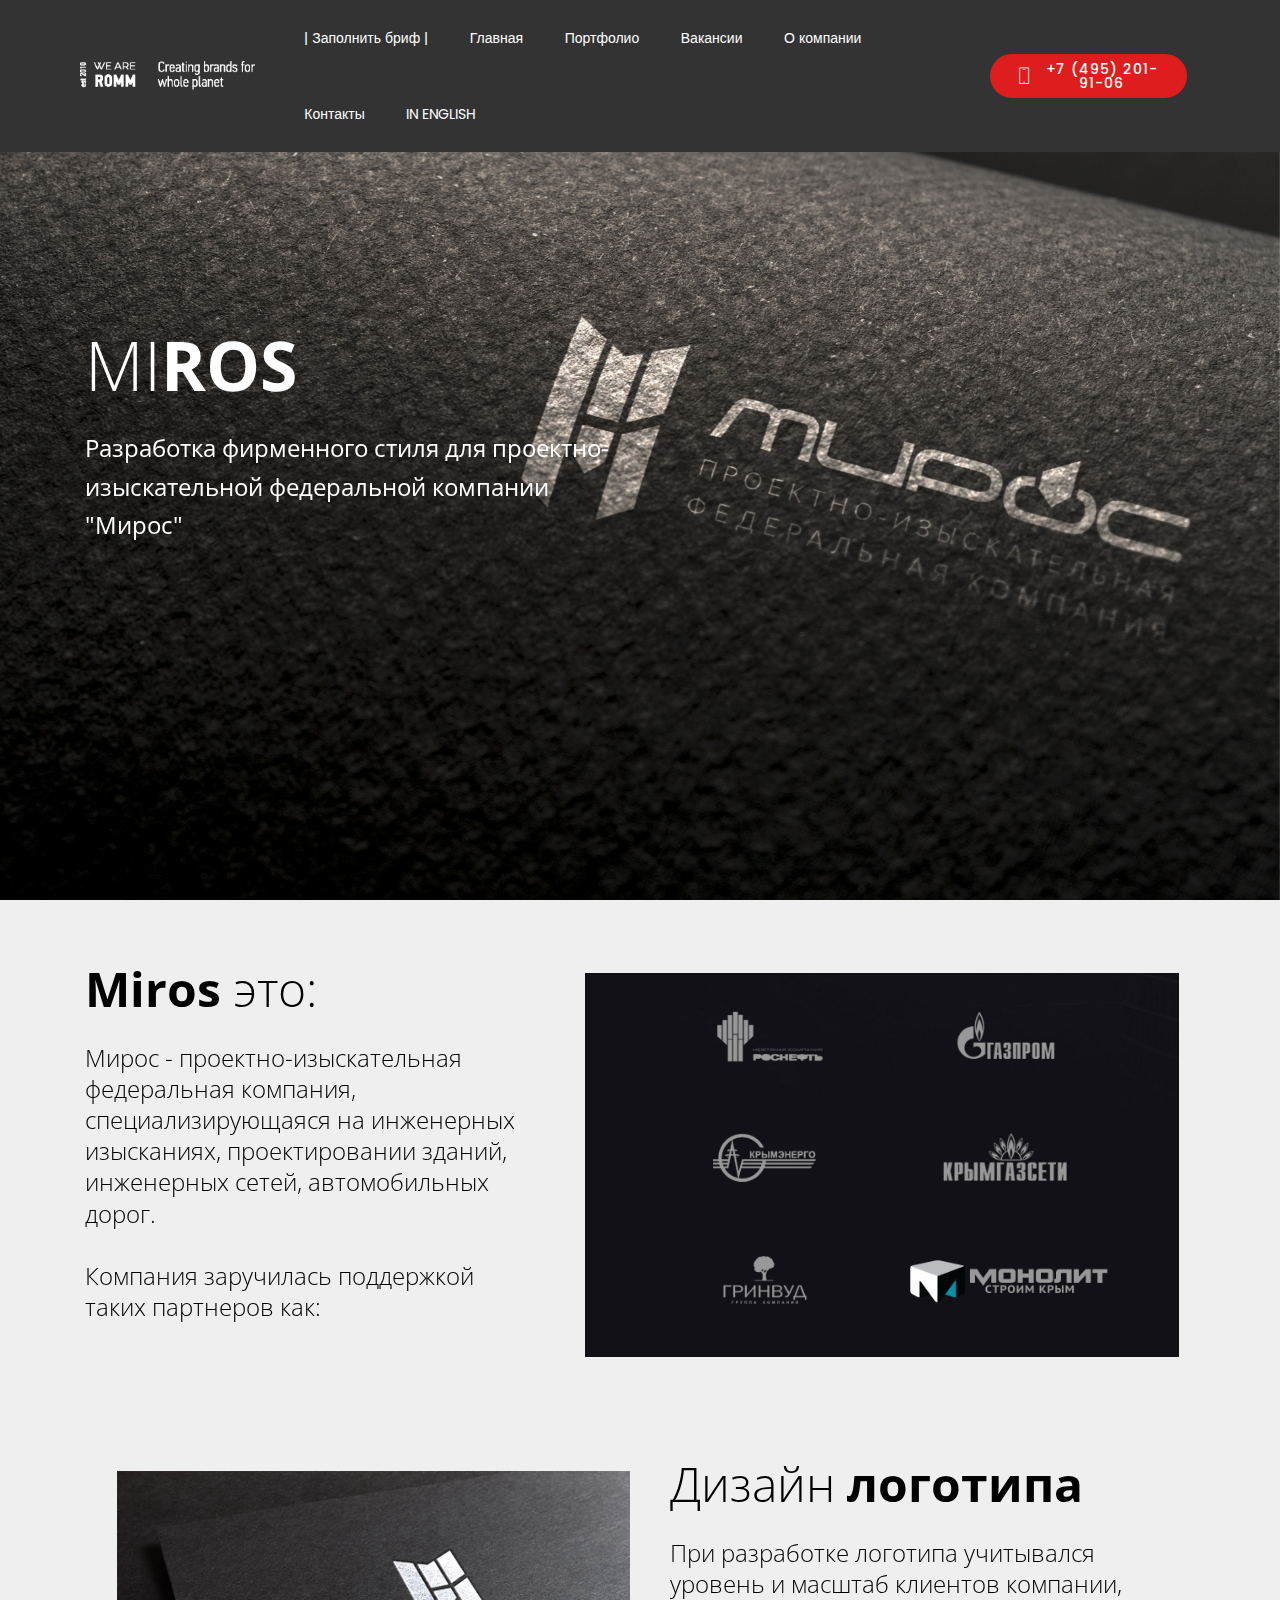
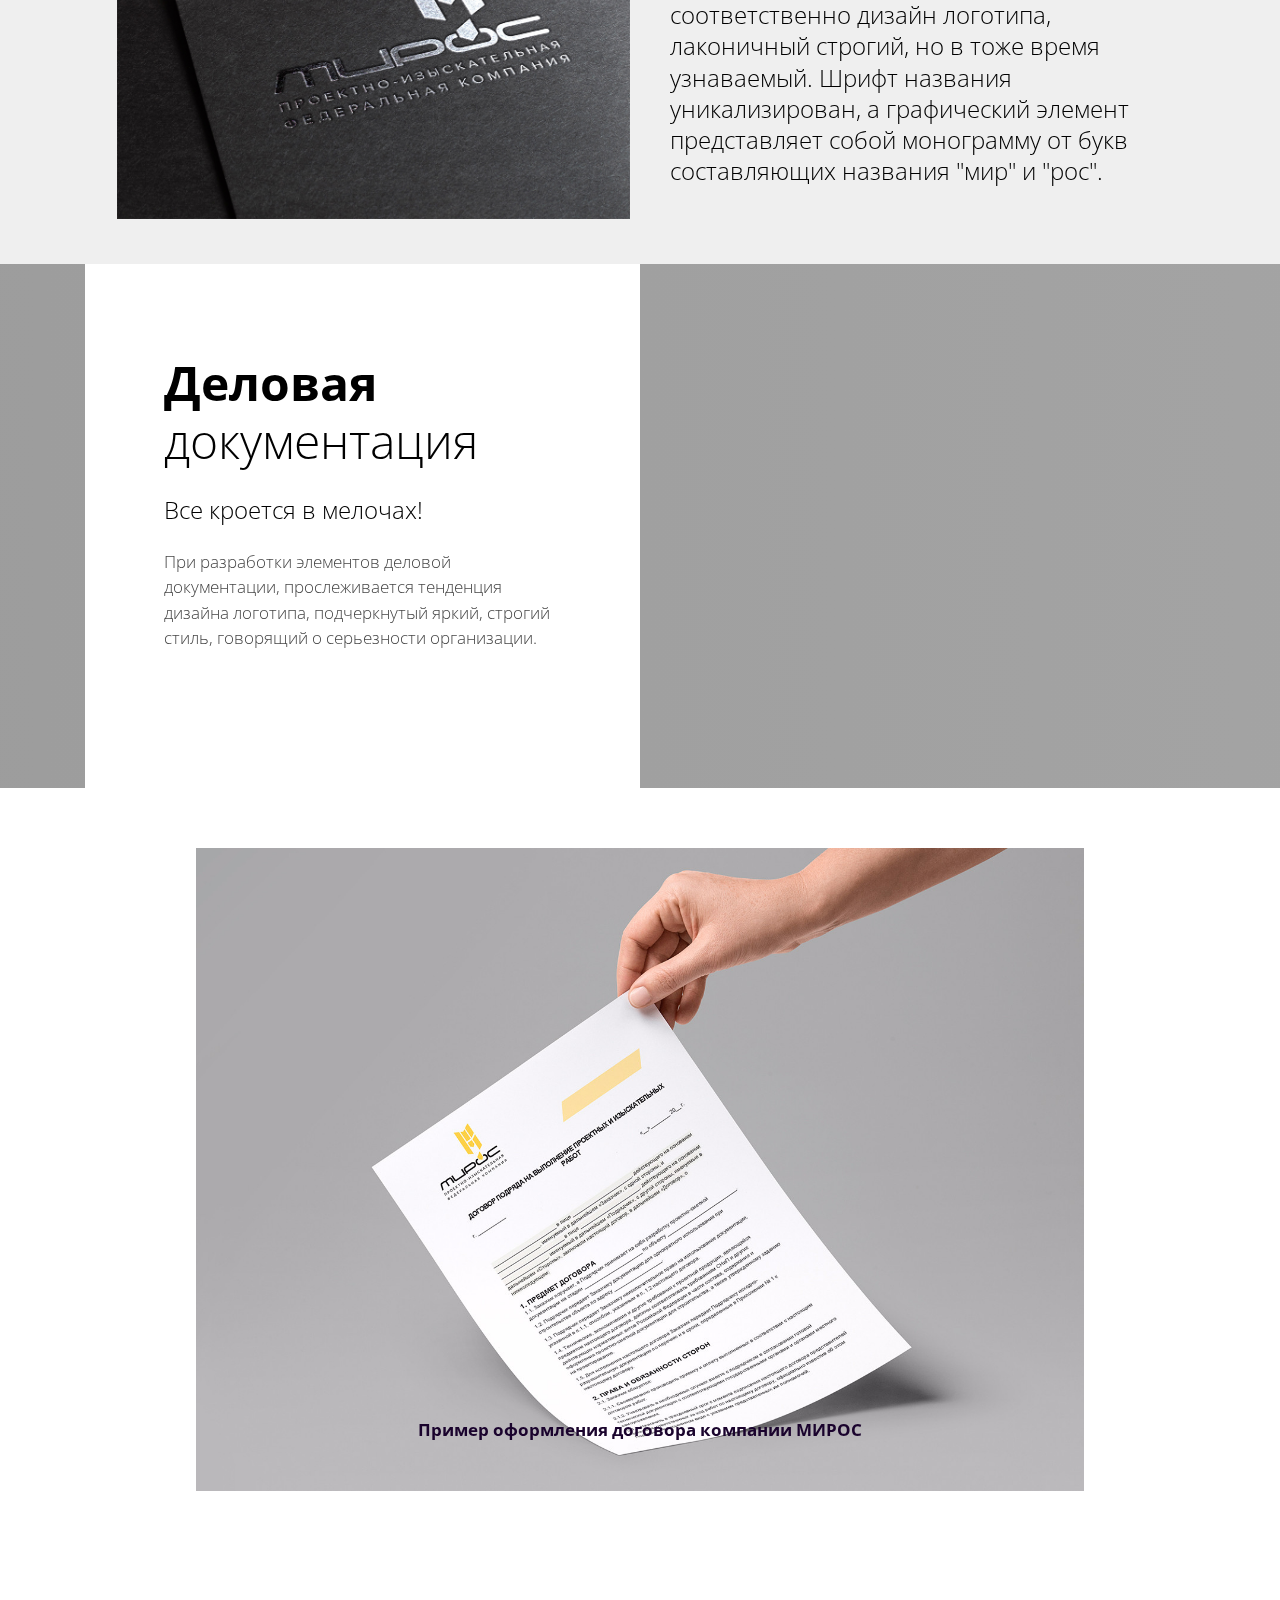
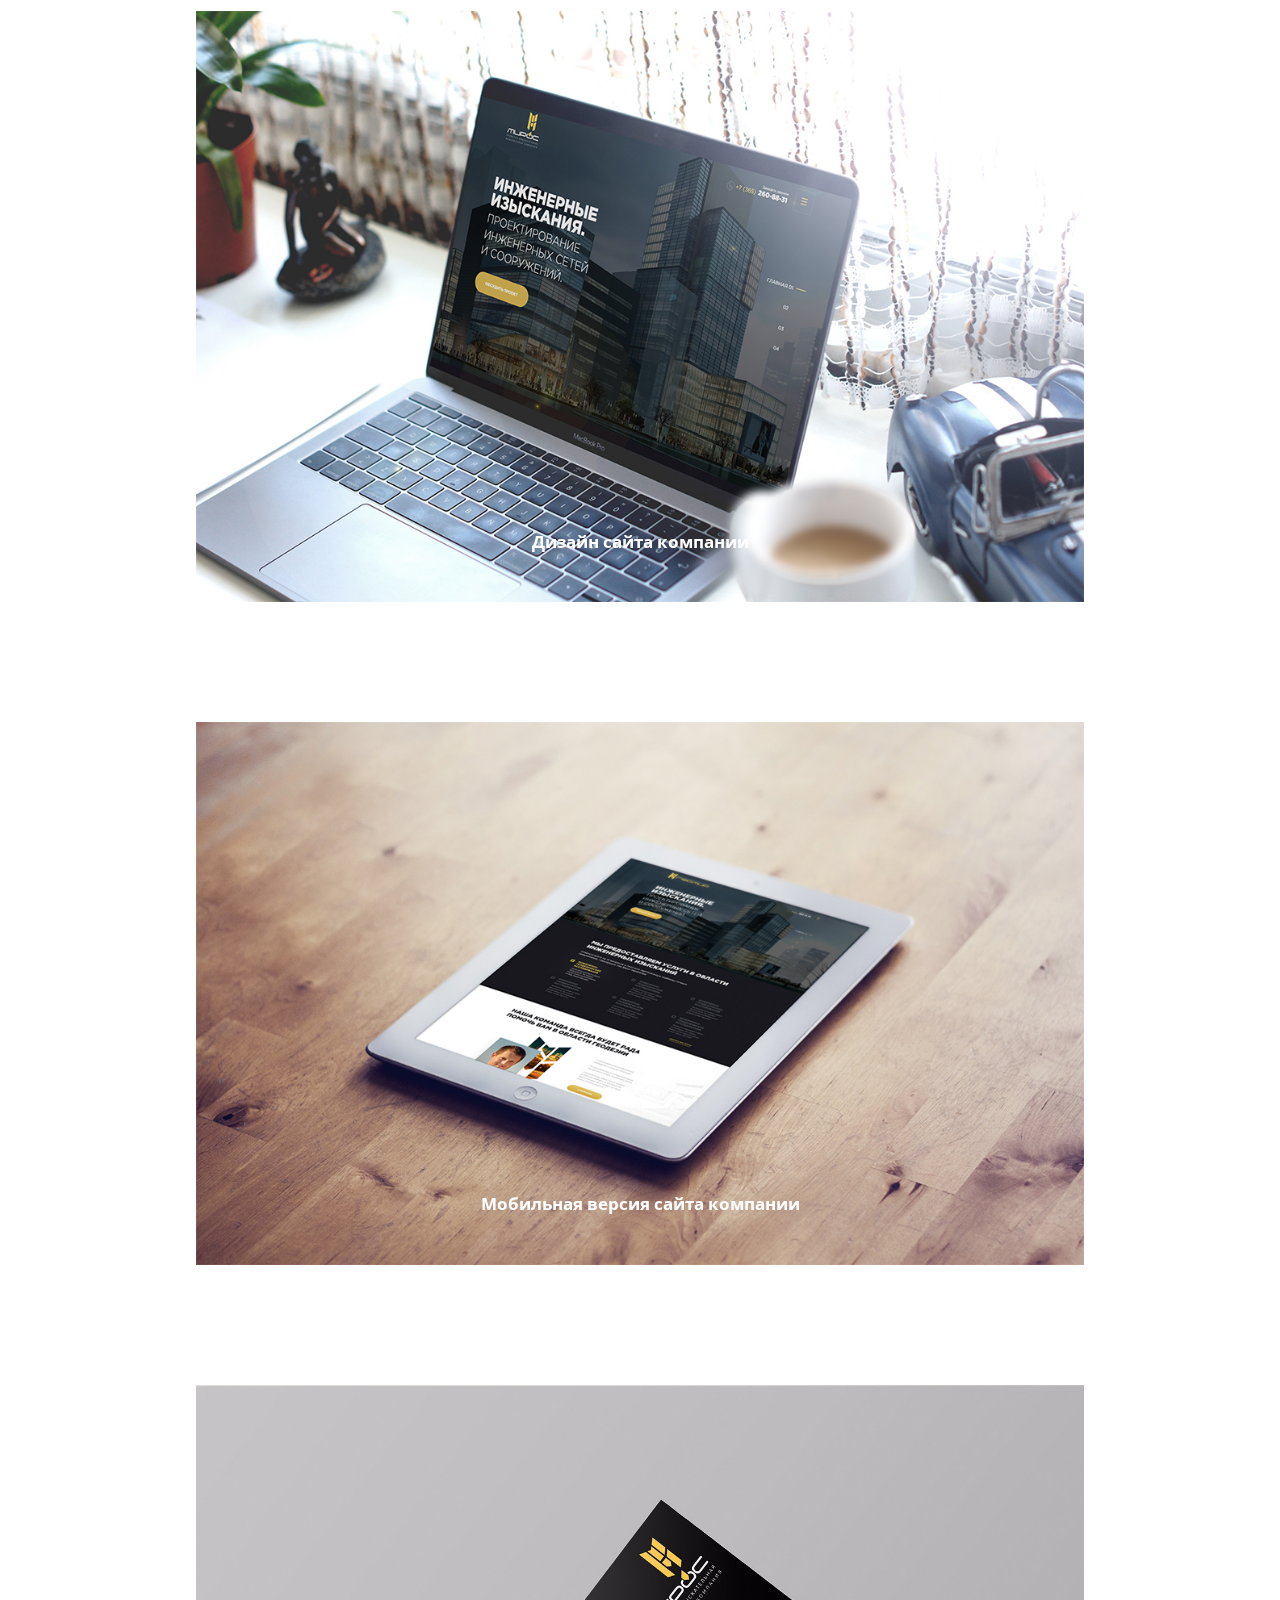
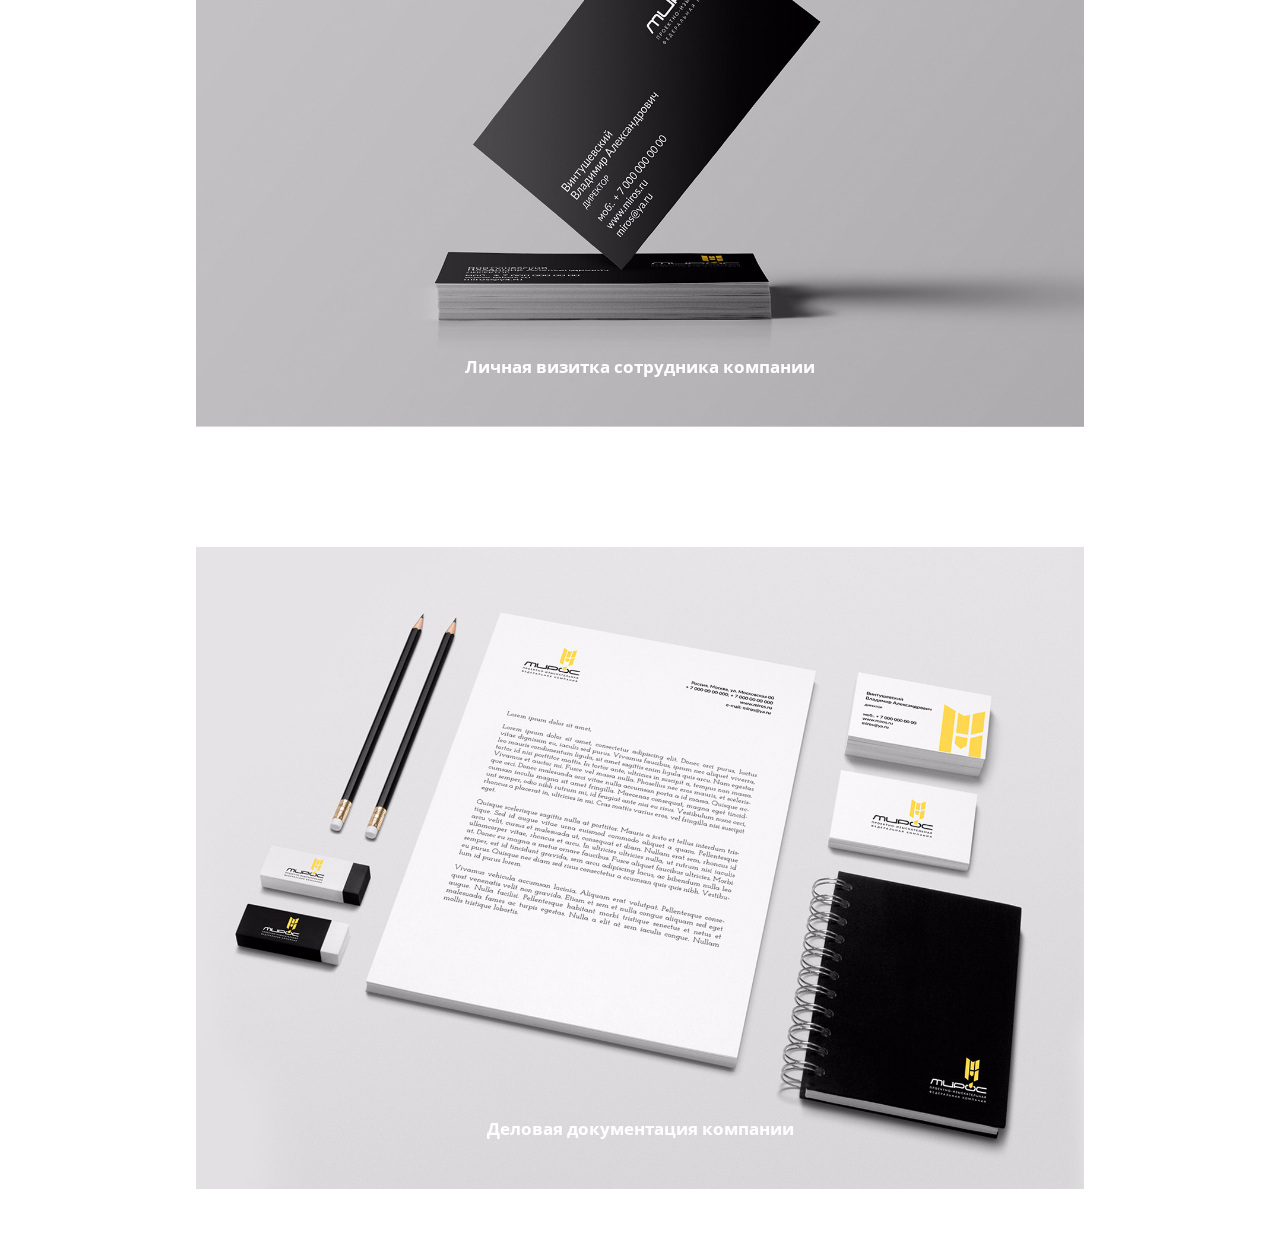
<file: portfolio_miros.html>
<!DOCTYPE html>
<html  >
<head>
  <!-- Site made with Mobirise Website Builder v4.11.5, https://mobirise.com -->
  <meta charset="UTF-8">
  <meta http-equiv="X-UA-Compatible" content="IE=edge">
  <meta name="generator" content="Mobirise v4.11.5, mobirise.com">
  <meta name="viewport" content="width=device-width, initial-scale=1, minimum-scale=1">
  <link rel="shortcut icon" href="assets/images/favicon-128x128.png" type="image/x-icon">
  <meta name="description" content="portfolio_miros">
  
  <title>portfolio_miros</title>
  <link rel="stylesheet" href="assets/web/assets/mobirise-icons/mobirise-icons.css">
  <link rel="stylesheet" href="assets/tether/tether.min.css">
  <link rel="stylesheet" href="assets/bootstrap/css/bootstrap.min.css">
  <link rel="stylesheet" href="assets/bootstrap/css/bootstrap-reboot.min.css">
  <link rel="stylesheet" href="assets/bootstrap/css/bootstrap-grid.min.css">
  <link rel="stylesheet" href="assets/dropdown/css/style.css">
  <link rel="stylesheet" href="assets/theme/css/style.css">
  <link rel="preload" as="style" href="assets/mobirise/css/mbr-additional.css"><link rel="stylesheet" href="assets/mobirise/css/mbr-additional.css" type="text/css">
  
  
  
</head>
<body>
  <section class="menu cid-rGhDL5xLQ6" once="menu" id="menu1-4w">

    

    <nav class="navbar navbar-dropdown beta-menu align-items-center navbar-fixed-top navbar-toggleable-sm">
        
        <div class="menu-bottom">

            <div class="menu-logo">
                <div class="navbar-brand">
                <span class="navbar-logo">
                    <a href="index.html">
                        <img src="assets/images/14.gif" alt="Mobirise" title="" style="height: 3.8rem;">
                    </a>
                </span>
                
                </div>
                <button class="navbar-toggler navbar-toggler-right" type="button" data-toggle="collapse" data-target="#navbarSupportedContent" aria-controls="navbarSupportedContent" aria-expanded="false" aria-label="Toggle navigation">
                    <div class="hamburger">
                        <span></span>
                        <span></span>
                        <span></span>
                        <span></span>
                    </div>
                </button>
            </div>
            <div class="collapse navbar-collapse" id="navbarSupportedContent">
                <ul class="navbar-nav nav-dropdown js-float-line" data-app-modern-menu="true"><li class="nav-item"><a class="nav-link link mbr-white text-white display-4" href="https://romm.pro/brief/" target="_blank">| Заполнить бриф |</a></li><li class="nav-item"><a class="nav-link link mbr-white text-white display-4" href="index.html">Главная</a></li><li class="nav-item"><a class="nav-link link mbr-white text-white display-4" href="Portfolio.html">Портфолио</a></li><li class="nav-item"><a class="nav-link link mbr-white text-white display-4" href="vacancies.html">Вакансии</a></li><li class="nav-item"><a class="nav-link link mbr-white text-white display-4" href="company.html">О компании</a></li><li class="nav-item">
                        <a class="nav-link link mbr-white text-white display-4" href="Contacts.html">Контакты</a>
                    </li>
                    <li class="nav-item">
                        <a class="nav-link link mbr-white text-white display-4" href="https://www.romm.pro/our-portfolio/" target="_blank">IN ENGLISH</a>
                    </li></ul>
                <div class="navbar-buttons mbr-section-btn"><a class="btn btn-sm btn-primary display-4" href="tel:+74952019106"><span class="mbri-mobile mbr-iconfont mbr-iconfont-btn"></span>
                    
                        +7 (495) 201-91-06</a></div>
            </div>
        </div>
    </nav>
</section>

<section class="header1 cid-r5jtnNyB7u mbr-fullscreen mbr-parallax-background" id="header1-2o">

    

    <div class="mbr-overlay" style="opacity: 0;">
    </div>

    <div class="container">
        <div class="media-container-row">
            <div class="media-content" style="width: 50%;">
                <h1 class="mbr-section-title align-left mbr-white pb-3 mbr-fonts-style display-1">MI<strong>ROS</strong></h1>
                <div class="mbr-section-text mbr-white pb-3 align-left ">
                    <p class="mbr-text mbr-fonts-style display-5">Разработка фирменного стиля для проектно-изыскательной федеральной компании "Мирос"</p>
                </div>
                
            </div>
        </div>
    </div>

</section>

<section class="header10 cid-r5jE56unAR" id="header10-33">

    

    

    <div class="container">
        <div class="media-container-row">
            <div class="media-content mb-4">
                <h2 class="mb-4 mbr-fonts-style mbr-section-title display-2"><strong>Miros</strong> это:</h2>
                <h3 class="mbr-section-subtitle mbr-fonts-style mb-4 display-5">Мирос - проектно-изыскательная федеральная компания, специализирующаяся на инженерных изысканиях, проектировании зданий, инженерных сетей, автомобильных дорог.<br><br>Компания заручилась поддержкой таких партнеров как:</h3>
                
                
            </div>
            <div class="mbr-figure" style="width: 135%;">
                <img src="assets/images/01-1.jpg" alt="Mobirise" title="">
            </div>
        </div>
    </div>
</section>

<section class="header10 cid-r5jPrm7bUB" id="header10-34">

    

    

    <div class="container">
        <div class="media-container-row">
            <div class="media-content mb-4">
                <h2 class="mb-4 mbr-fonts-style mbr-section-title display-2">Дизайн <strong>логотипа</strong></h2>
                <h3 class="mbr-section-subtitle mbr-fonts-style mb-4 display-5">При разработке логотипа учитывался уровень и масштаб клиентов компании, соответственно дизайн логотипа, лаконичный строгий, но в тоже время узнаваемый. Шрифт названия уникализирован, а графический элемент представляет собой монограмму от букв составляющих названия "мир" и "рос".</h3>
                
                
            </div>
            <div class="mbr-figure" style="width: 100%;">
                <img src="assets/images/3.jpg" alt="Mobirise" title="">
            </div>
        </div>
    </div>
</section>

<section class="features11 cid-r5jQwSwSEd mbr-parallax-background" id="features11-35">

    

    <div class="mbr-overlay" style="opacity: 0.4;">
    </div>

    <div class="container">
        <div class="text-content">
            <div class="media-container-row ">
                <div class="col-md-12 mb-4">
                    <h2 class="mb-4 mbr-fonts-style mbr-section-title display-2"><strong>Деловая </strong>документация</h2>
                    <h3 class="mbr-section-subtitle mbr-fonts-style mb-4 display-5">Все кроется в мелочах!</h3>
                    <p class="mb-4 mbr-fonts-style display-7">При разработки элементов деловой документации, прослеживается тенденция дизайна логотипа, подчеркнутый яркий, строгий стиль, говорящий о серьезности организации.</p>
                    
                </div>
            </div>
        </div>
    </div>
</section>

<section class="cid-r5jRbz2gJU" id="image3-36">

    

    <figure class="mbr-figure container">
            <div class="image-block" style="width: 80%;">
                <img src="assets/images/17.jpg" width="1400" alt="Mobirise" title="">
                <figcaption class="mbr-figure-caption mbr-figure-caption-over">
                    <div class="container pb-5 mbr-white align-center mbr-fonts-style display-7"><strong>Пример оформления договора компании МИРОС</strong></div>
                </figcaption>
            </div>
    </figure>
</section>

<section class="cid-r5jRpbjhOQ" id="image2-37">

    

    <figure class="mbr-figure container">
            <div class="image-block" style="width: 80%;">
                <img src="assets/images/1.jpg" width="1400" alt="Mobirise" title="">
                <figcaption class="mbr-figure-caption mbr-figure-caption-over">
                    <div class="container pb-5 mbr-white align-center mbr-fonts-style display-7"><strong>Дизайн сайта компании</strong></div>
                </figcaption>
            </div>
    </figure>
</section>

<section class="cid-r5jREDAns9" id="image3-38">

    

    <figure class="mbr-figure container">
            <div class="image-block" style="width: 80%;">
                <img src="assets/images/2-1.jpg" width="1400" alt="Mobirise" title="">
                <figcaption class="mbr-figure-caption mbr-figure-caption-over">
                    <div class="container pb-5 mbr-white align-center mbr-fonts-style display-7"><strong>Мобильная версия сайта компании</strong></div>
                </figcaption>
            </div>
    </figure>
</section>

<section class="cid-r5jRY74ESe" id="image3-39">

    

    <figure class="mbr-figure container">
            <div class="image-block" style="width: 80%;">
                <img src="assets/images/001-4.jpg" width="1400" alt="Mobirise" title="">
                <figcaption class="mbr-figure-caption mbr-figure-caption-over">
                    <div class="container pb-5 mbr-white align-center mbr-fonts-style display-7"><strong>Личная визитка сотрудника компании</strong></div>
                </figcaption>
            </div>
    </figure>
</section>

<section class="cid-r5jSdi9n6p" id="image3-3a">

    

    <figure class="mbr-figure container">
            <div class="image-block" style="width: 80%;">
                <img src="assets/images/16.jpg" width="1400" alt="Mobirise" title="">
                <figcaption class="mbr-figure-caption mbr-figure-caption-over">
                    <div class="container pb-5 mbr-white align-center mbr-fonts-style display-7"><strong>Деловая документация компании</strong></div>
                </figcaption>
            </div>
    </figure>
</section>


  <script src="assets/web/assets/jquery/jquery.min.js"></script>
  <script src="assets/popper/popper.min.js"></script>
  <script src="assets/tether/tether.min.js"></script>
  <script src="assets/bootstrap/js/bootstrap.min.js"></script>
  <script src="assets/smoothscroll/smooth-scroll.js"></script>
  <script src="assets/parallax/jarallax.min.js"></script>
  <script src="assets/dropdown/js/script.min.js"></script>
  <script src="assets/touchswipe/jquery.touch-swipe.min.js"></script>
  <script src="assets/theme/js/script.js"></script>
  
  <!-- Yandex.Metrika counter -->
<script type="text/javascript" >
   (function(m,e,t,r,i,k,a){m[i]=m[i]||function(){(m[i].a=m[i].a||[]).push(arguments)};
   m[i].l=1*new Date();k=e.createElement(t),a=e.getElementsByTagName(t)[0],k.async=1,k.src=r,a.parentNode.insertBefore(k,a)})
   (window, document, "script", "https://mc.yandex.ru/metrika/tag.js", "ym");

   ym(29110060, "init", {
        clickmap:true,
        trackLinks:true,
        accurateTrackBounce:true,
        webvisor:true,
        trackHash:true
   });
</script>
<noscript><div><img src="https://mc.yandex.ru/watch/29110060" style="position:absolute; left:-9999px;" alt="" /></div></noscript>
<!-- /Yandex.Metrika counter -->

<!-- Start of HubSpot Embed Code -->
  <script type="text/javascript" id="hs-script-loader" async defer src="//js.hs-scripts.com/5752595.js"></script>
<!-- End of HubSpot Embed Code -->
</body>
</html>
</file>
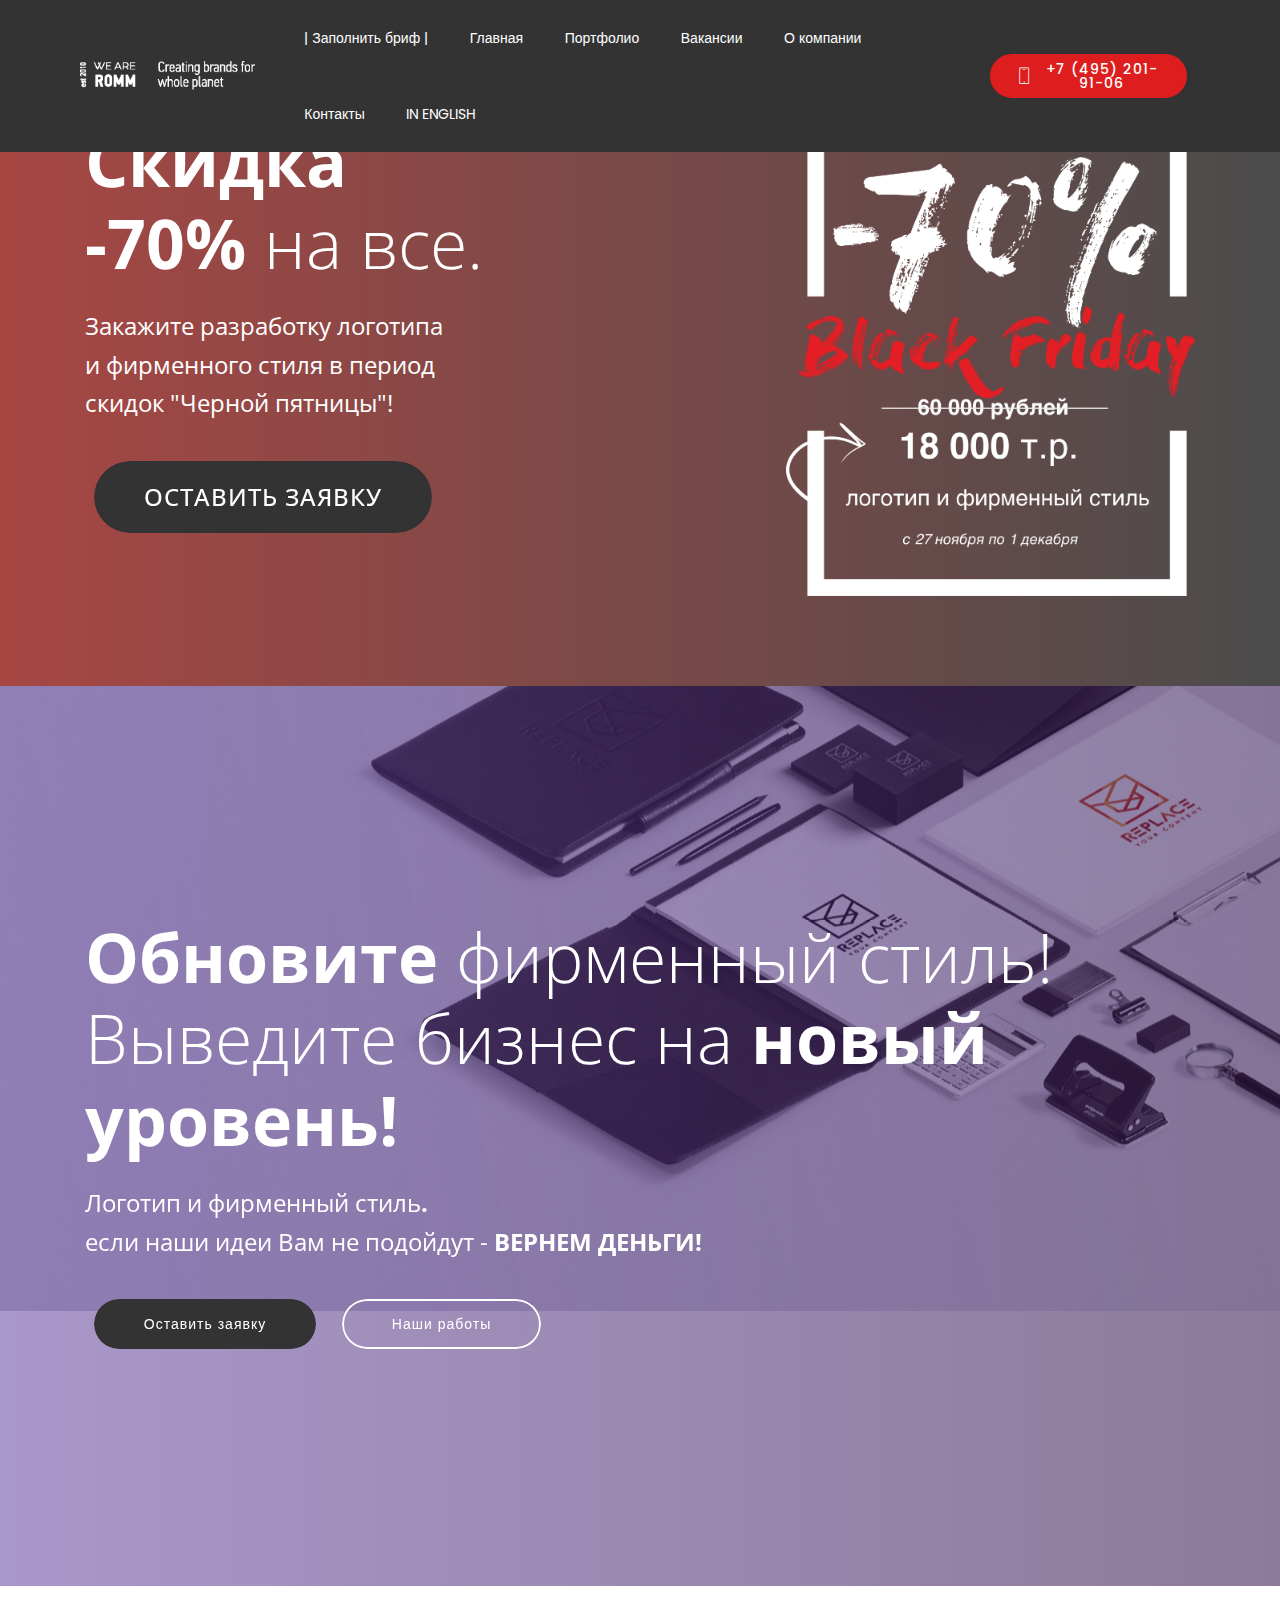
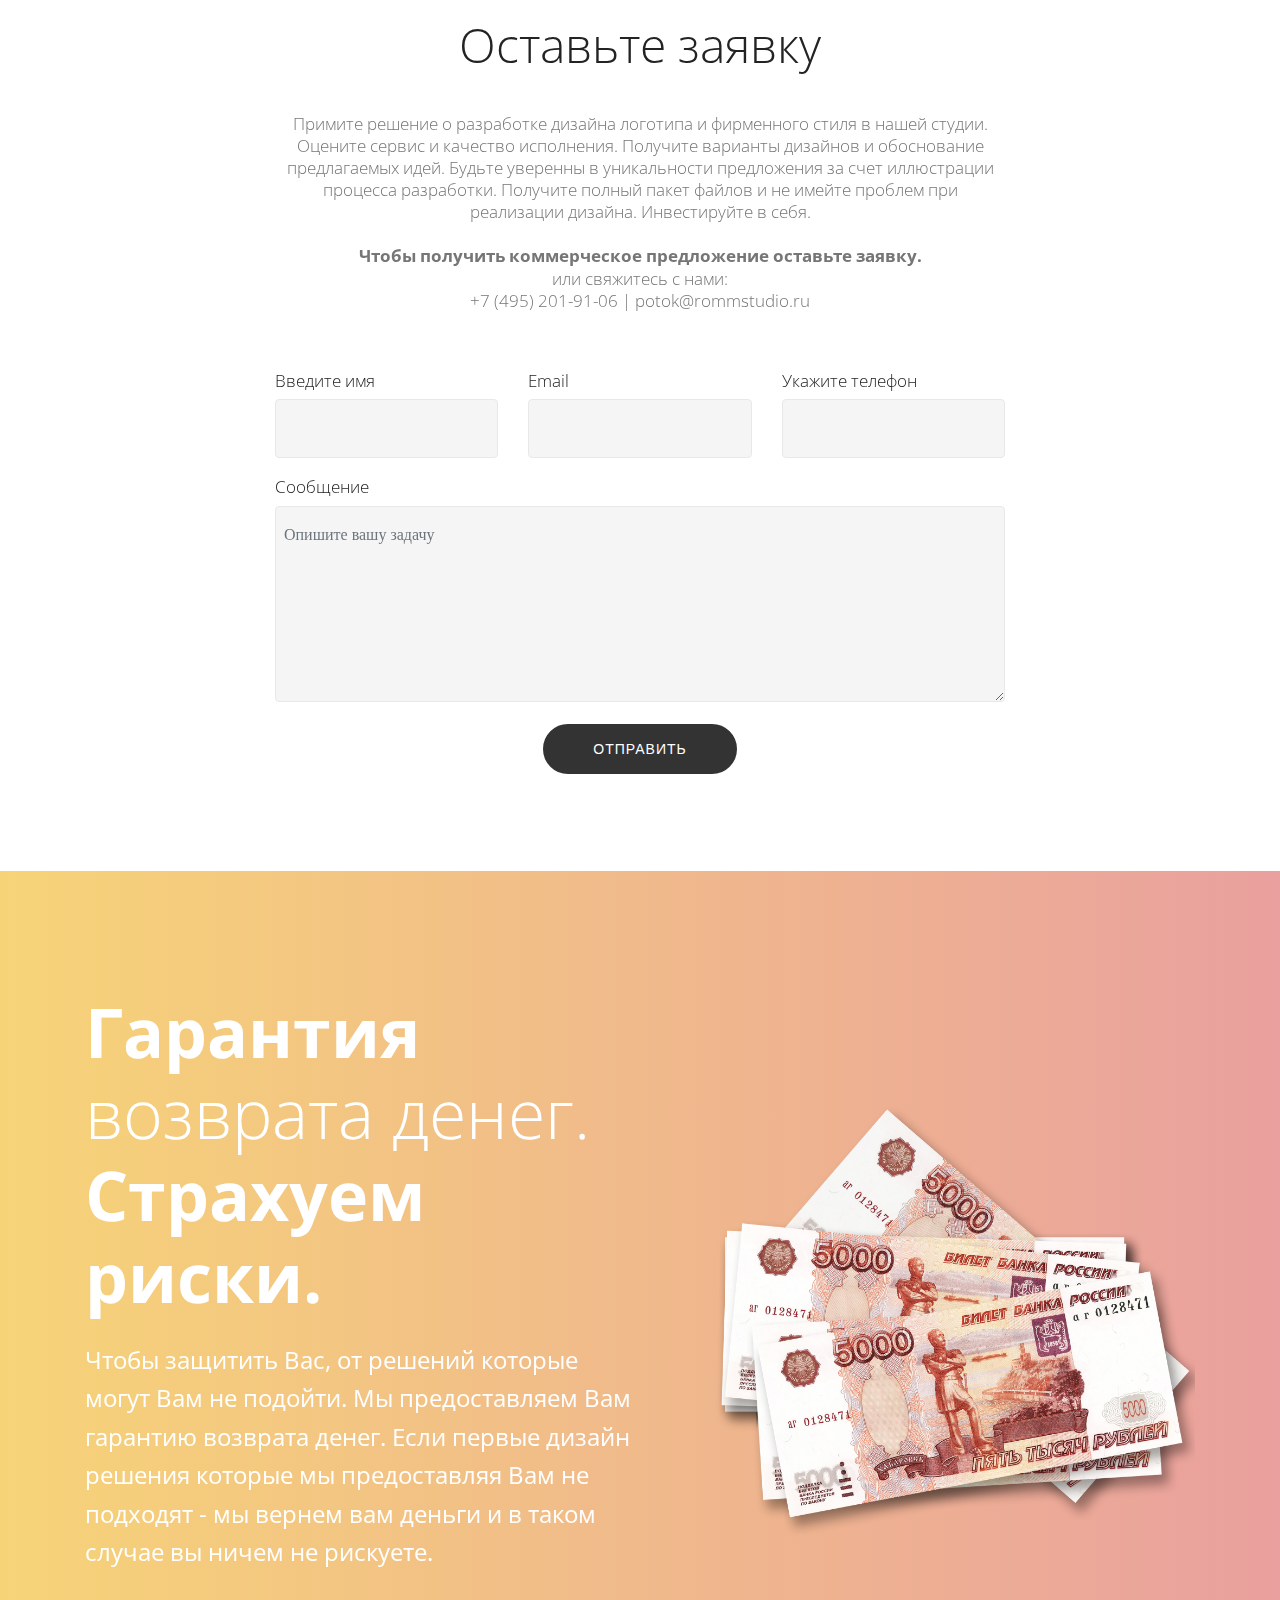
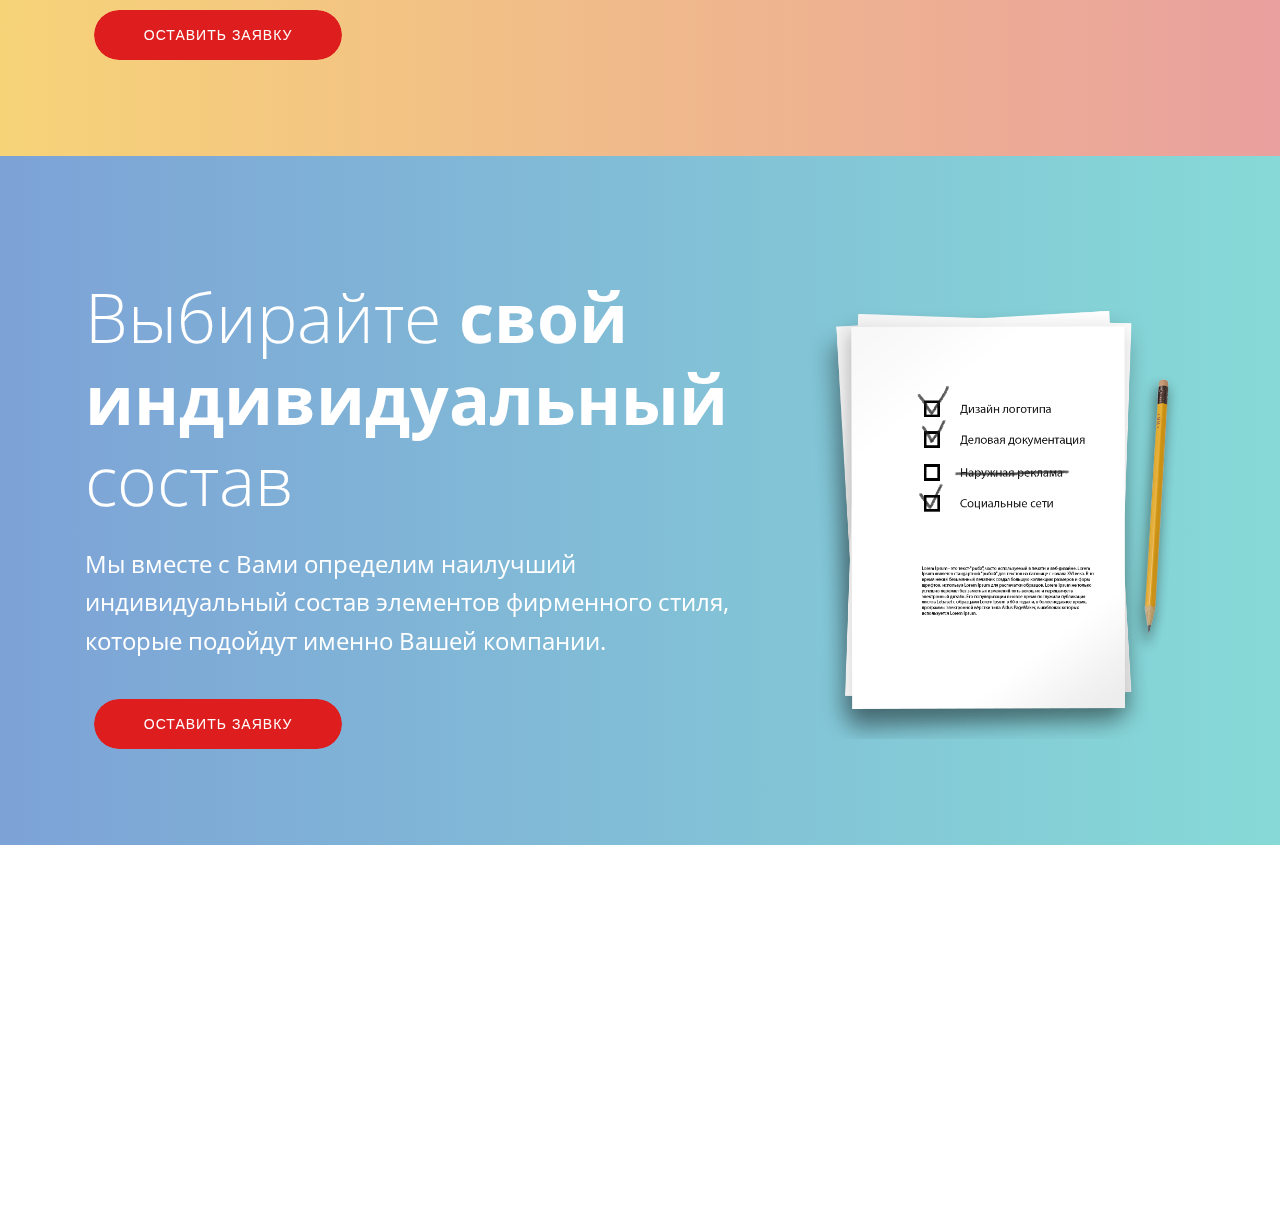
<file: rsy.html>
<!DOCTYPE html>
<html  >
<head>
  <!-- Site made with Mobirise Website Builder v4.11.5, https://mobirise.com -->
  <meta charset="UTF-8">
  <meta http-equiv="X-UA-Compatible" content="IE=edge">
  <meta name="generator" content="Mobirise v4.11.5, mobirise.com">
  <meta name="viewport" content="width=device-width, initial-scale=1, minimum-scale=1">
  <link rel="shortcut icon" href="assets/images/favicon-128x128.png" type="image/x-icon">
  <meta name="description" content="Дизайн студия РОММ основанная в 2010 году.
Создание бренда, дизайн упаковки, корпоративная айдентика, фирменный стиль, 
разработка логотипа. Нейминг.">
  
  <title>Обнови свой фирменный стиль!</title>
  <link rel="stylesheet" href="assets/web/assets/mobirise-icons/mobirise-icons.css">
  <link rel="stylesheet" href="assets/tether/tether.min.css">
  <link rel="stylesheet" href="assets/bootstrap/css/bootstrap.min.css">
  <link rel="stylesheet" href="assets/bootstrap/css/bootstrap-reboot.min.css">
  <link rel="stylesheet" href="assets/bootstrap/css/bootstrap-grid.min.css">
  <link rel="stylesheet" href="assets/dropdown/css/style.css">
  <link rel="stylesheet" href="assets/socicon/css/styles.css">
  <link rel="stylesheet" href="assets/theme/css/style.css">
  <link rel="preload" as="style" href="assets/mobirise/css/mbr-additional.css"><link rel="stylesheet" href="assets/mobirise/css/mbr-additional.css" type="text/css">
  
  
  
</head>
<body>
  <section class="menu cid-rIIfsQ2QOl" once="menu" id="menu1-65">

    

    <nav class="navbar navbar-dropdown beta-menu align-items-center navbar-fixed-top navbar-toggleable-sm">
        
        <div class="menu-bottom">

            <div class="menu-logo">
                <div class="navbar-brand">
                <span class="navbar-logo">
                    <a href="index.html">
                        <img src="assets/images/14.gif" alt="Mobirise" title="" style="height: 3.8rem;">
                    </a>
                </span>
                
                </div>
                <button class="navbar-toggler navbar-toggler-right" type="button" data-toggle="collapse" data-target="#navbarSupportedContent" aria-controls="navbarSupportedContent" aria-expanded="false" aria-label="Toggle navigation">
                    <div class="hamburger">
                        <span></span>
                        <span></span>
                        <span></span>
                        <span></span>
                    </div>
                </button>
            </div>
            <div class="collapse navbar-collapse" id="navbarSupportedContent">
                <ul class="navbar-nav nav-dropdown js-float-line" data-app-modern-menu="true"><li class="nav-item"><a class="nav-link link mbr-white text-white display-4" href="https://romm.pro/brief/" target="_blank">| Заполнить бриф |</a></li><li class="nav-item"><a class="nav-link link mbr-white text-white display-4" href="index.html">Главная</a></li><li class="nav-item"><a class="nav-link link mbr-white text-white display-4" href="Portfolio.html">Портфолио</a></li><li class="nav-item"><a class="nav-link link mbr-white text-white display-4" href="vacancies.html">Вакансии</a></li><li class="nav-item"><a class="nav-link link mbr-white text-white display-4" href="company.html">О компании</a></li><li class="nav-item">
                        <a class="nav-link link mbr-white text-white display-4" href="Contacts.html">Контакты</a>
                    </li>
                    <li class="nav-item">
                        <a class="nav-link link mbr-white text-white display-4" href="https://www.romm.pro/our-portfolio/" target="_blank">IN ENGLISH</a>
                    </li></ul>
                <div class="navbar-buttons mbr-section-btn"><a class="btn btn-sm btn-primary display-4" href="tel:+74952019106"><span class="mbri-mobile mbr-iconfont mbr-iconfont-btn"></span>
                    
                        +7 (495) 201-91-06</a></div>
            </div>
        </div>
    </nav>
</section>

<section class="header2 cid-rJ2W2eY89i" data-bg-video="https://www.youtube.com/watch?v=36YgDDJ7XSc" id="header2-73">

    

    <div class="mbr-overlay" style="opacity: 0.8;">
    </div>

    <div class="container">
        <div class="media-container-row">
            <div class="media-content">
                <h1 class="mbr-section-title mbr-white pb-3 mbr-fonts-style display-1"><strong>Скидка </strong><br><strong>-70%</strong> на все.</h1><h5></h5>
                <div class="mbr-section-text mbr-white pb-3 ">
                    <p class="mbr-text mbr-fonts-style display-5">Закажите разработку логотипа<br>и фирменного стиля в период<br>скидок "Черной пятницы"!</p>
                </div>
                <div class="mbr-section-btn"><a class="btn btn-md btn-bgr btn-danger display-5" href="index.html#form1-e">ОСТАВИТЬ ЗАЯВКУ</a></div>
            </div>
            <div class="mbr-figure" style="width: 70%;">
                <img src="assets/images/black-friday.png" alt="Mobirise" title="">
            </div>
        </div>
    </div>
</section>

<section class="header1 cid-rJ03LJCBCL mbr-fullscreen mbr-parallax-background" id="header1-6z">

    

    <div class="mbr-overlay" style="opacity: 0.5;">
    </div>

    <div class="container">
        <div class="media-container-row">
            <div class="media-content" style="width: 100%;">
                <h1 class="mbr-section-title align-left mbr-white pb-3 mbr-fonts-style display-1"><strong>Обновите</strong> фирменный стиль! Выведите бизнес на <strong>новый уровень!</strong></h1>
                <div class="mbr-section-text mbr-white pb-3 align-left ">
                    <p class="mbr-text mbr-fonts-style display-5">Логотип и фирменный стиль<strong>.</strong><br>если наши идеи Вам не подойдут - <strong>ВЕРНЕМ ДЕНЬГИ!</strong></p>
                </div>
                <div class="mbr-section-btn"><a class="btn btn-md btn-bgr btn-danger display-4" href="rsy.html#form1-70">Оставить заявку</a>
                    <a class="btn btn-md btn-white-outline btn-bgr display-4" href="Portfolio.html">Наши работы</a></div>
            </div>
        </div>
    </div>

</section>

<section class="mbr-section form1 cid-rJ05yHPt80" id="form1-70">

    

    
    <div class="container">
        <div class="row justify-content-center">
            <div class="title col-12 col-lg-8">
                <h2 class="mbr-section-title align-center pb-3 mbr-fonts-style display-2"><p><span style="color: inherit; font-size: 3rem;">Оставьте заявку</span></p></h2>
                <h3 class="mbr-section-subtitle align-center mbr-light pb-3 mbr-fonts-style display-7">Примите решение о разработке дизайна логотипа и фирменного стиля в нашей студии. Оцените сервис и качество исполнения.  Получите варианты дизайнов и обоснование предлагаемых идей. Будьте уверенны в уникальности предложения за счет иллюстрации процесса разработки. Получите полный пакет файлов и не имейте проблем при реализации дизайна. Инвестируйте в себя. <br><br><strong>Чтобы получить коммерческое предложение оставьте заявку. </strong><br>или свяжитесь с нами:
<br><div>+7 (495) 201-91-06 | potok@rommstudio.ru</div></h3>
            </div>
        </div>
    </div>
    <div class="container">
        <div class="row justify-content-center">
            <div class="media-container-column col-lg-8" data-form-type="formoid">
                    <div data-form-alert="" hidden="">Спасибо, Ваша заявка принята!</div>
            
                    <form class="mbr-form" action="https://mobirise.com/" method="post" data-form-title="Mobirise Form"><input type="hidden" name="email" data-form-email="true" value="yuSKwm34BowiuVVoXeVYAmeRf0qT0i3qJJaWWvgURK8B+ZIqMxyLGMiUjq46SbciyDEEF2C9KnL8/Eo6iFFd1kjU+LYu866m09m6Rz8VbMSJzwZEM3pXi7g7tqpLYcdt">
                        <div class="row row-sm-offset">
                            <div class="col-md-4 multi-horizontal" data-for="name">
                                <div class="form-group">
                                    <label class="form-control-label mbr-fonts-style display-7" for="name-form1-70">Введите имя</label>
                                    <input type="text" class="form-control" name="name" data-form-field="Name" required="" id="name-form1-70">
                                </div>
                            </div>
                            <div class="col-md-4 multi-horizontal" data-for="email">
                                <div class="form-group">
                                    <label class="form-control-label mbr-fonts-style display-7" for="email-form1-70">Email</label>
                                    <input type="email" class="form-control" name="email" data-form-field="Email" required="" id="email-form1-70">
                                </div>
                            </div>
                            <div class="col-md-4 multi-horizontal" data-for="phone">
                                <div class="form-group">
                                    <label class="form-control-label mbr-fonts-style display-7" for="phone-form1-70">Укажите телефон</label>
                                    <input type="tel" class="form-control" name="phone" data-form-field="Phone" id="phone-form1-70">
                                </div>
                            </div>
                        </div>
                        <div class="form-group" data-for="message">
                            <label class="form-control-label mbr-fonts-style display-7" for="message-form1-70">Сообщение</label>
                            <textarea type="text" class="form-control" name="message" rows="7" data-form-field="Message" placeholder="Опишите вашу задачу" id="message-form1-70"></textarea>
                        </div>
            
                        <span class="input-group-btn"><button href="" type="submit" class="btn btn-form btn-danger display-4">ОТПРАВИТЬ</button></span>
                    </form>
            </div>
        </div>
    </div>
</section>

<section class="header2 cid-rIIKxG5JCu mbr-parallax-background" id="header2-6t">

    

    <div class="mbr-overlay" style="opacity: 0.5;">
    </div>

    <div class="container">
        <div class="media-container-row">
            <div class="media-content">
                <h1 class="mbr-section-title mbr-white pb-3 mbr-fonts-style display-1"><strong>Гарантия</strong> возврата денег. <strong>Страхуем риски.</strong></h1>
                <div class="mbr-section-text mbr-white pb-3 ">
                    <p class="mbr-text mbr-fonts-style display-5">Чтобы защитить Вас, от решений которые могут Вам не подойти. Мы предоставляем Вам гарантию возврата денег. Если первые дизайн решения которые мы предоставляя Вам не подходят - мы вернем вам деньги и в таком случае вы ничем не рискуете.<br></p>
                </div>
                <div class="mbr-section-btn"><a class="btn btn-md btn-bgr btn-primary display-4" href="rsy.html#form1-70">ОСТАВИТЬ ЗАЯВКУ</a></div>
            </div>
            <div class="mbr-figure" style="width: 95%;">
                <img src="assets/images/1766.png" alt="Mobirise" title="">
            </div>
        </div>
    </div>
</section>

<section class="header2 cid-rIIfUXQKV0 mbr-parallax-background" id="header2-6q">

    

    <div class="mbr-overlay" style="opacity: 0.5;">
    </div>

    <div class="container">
        <div class="media-container-row">
            <div class="media-content">
                <h1 class="mbr-section-title mbr-white pb-3 mbr-fonts-style display-1">Выбирайте <strong>свой индивидуальный</strong> состав</h1>
                <div class="mbr-section-text mbr-white pb-3 ">
                    <p class="mbr-text mbr-fonts-style display-5">Мы вместе с Вами определим наилучший индивидуальный состав элементов фирменного стиля, которые подойдут именно Вашей компании.&nbsp;<br></p>
                </div>
                <div class="mbr-section-btn"><a class="btn btn-md btn-bgr btn-primary display-4" href="rsy.html#form1-70">ОСТАВИТЬ ЗАЯВКУ</a></div>
            </div>
            <div class="mbr-figure" style="width: 65%;">
                <img src="assets/images/2.png" alt="Mobirise" title="">
            </div>
        </div>
    </div>
</section>

<section class="cid-rIIfsX8EW6 mbr-reveal" id="footer1-6p">

    

    

    <div class="container">
        <div class="media-container-row content text-white">
            <div class="col-12 col-md-3">
                <div class="media-wrap">
                    <a href="index.html">
                        <img src="assets/images/321.png" alt="Mobirise" title="">
                    </a>
                </div>
            </div>
            <div class="col-12 col-md-3 mbr-fonts-style display-7">
                <h5 class="pb-3">
                    Адрес:</h5>
                <p class="mbr-text">ул. Тургенева 4 &nbsp; &nbsp; &nbsp; &nbsp; &nbsp; &nbsp; &nbsp; &nbsp; &nbsp; &nbsp;<br>Россия, г. Симферополь</p>
            </div>
            <div class="col-12 col-md-3 mbr-fonts-style display-7">
                <h5 class="pb-3">
                    Контакты:</h5>
                <p class="mbr-text">
                    Email: <a href="mailto:hello@romm.pro" class="text-white">hello@romm.pro</a>&nbsp; &nbsp; &nbsp; &nbsp; &nbsp; &nbsp; &nbsp;&nbsp;<br>Phone: <a href="tel:+74952019106 " class="text-white">+7 (495) 201-91-06 </a>&nbsp; &nbsp; &nbsp;<br>WhatsApp: <a href="https://wa.me/79787503758" target="_blank" class="text-white">+7 (978) 750-37-58</a></p>
            </div>
            <div class="col-12 col-md-3 mbr-fonts-style display-7">
                <h5 class="pb-3">Ссылки:</h5>
                <p class="mbr-text"><a href="https://romm.pro/brief/" target="_blank">Бриф на разработку логотипа</a><br><a href="download.html">Информация для скачивания</a><a href="https://romm.pro/brief/" target="_blank"><br></a><br></p>
            </div>
        </div>
        <div class="footer-lower">
            <div class="media-container-row">
                <div class="col-sm-12">
                    <hr>
                </div>
            </div>
            <div class="media-container-row mbr-white">
                <div class="col-sm-6 copyright">
                    <p class="mbr-text mbr-fonts-style display-7">
                        © Copyright 2010 ROMMStudio by Golubtsov Brothers’ partnership &nbsp;- All Rights Reserved
                    </p>
                </div>
                <div class="col-md-6">
                    <div class="social-list align-right">
                        <div class="soc-item">
                            <a href="https://www.instagram.com/createyoursbrand/" target="_blank">
                                <span class="mbr-iconfont mbr-iconfont-social socicon-instagram socicon"></span>
                            </a>
                        </div>
                        
                        
                        
                        
                        
                    </div>
                </div>
            </div>
        </div>
    </div>
</section>


  <script src="assets/web/assets/jquery/jquery.min.js"></script>
  <script src="assets/popper/popper.min.js"></script>
  <script src="assets/tether/tether.min.js"></script>
  <script src="assets/bootstrap/js/bootstrap.min.js"></script>
  <script src="assets/smoothscroll/smooth-scroll.js"></script>
  <script src="assets/ytplayer/jquery.mb.ytplayer.min.js"></script>
  <script src="assets/vimeoplayer/jquery.mb.vimeo_player.js"></script>
  <script src="assets/parallax/jarallax.min.js"></script>
  <script src="assets/dropdown/js/script.min.js"></script>
  <script src="assets/touchswipe/jquery.touch-swipe.min.js"></script>
  <script src="assets/theme/js/script.js"></script>
  <script src="assets/formoid/formoid.min.js"></script>
  
  <!-- Yandex.Metrika counter -->
<script type="text/javascript" >
   (function(m,e,t,r,i,k,a){m[i]=m[i]||function(){(m[i].a=m[i].a||[]).push(arguments)};
   m[i].l=1*new Date();k=e.createElement(t),a=e.getElementsByTagName(t)[0],k.async=1,k.src=r,a.parentNode.insertBefore(k,a)})
   (window, document, "script", "https://mc.yandex.ru/metrika/tag.js", "ym");

   ym(29110060, "init", {
        clickmap:true,
        trackLinks:true,
        accurateTrackBounce:true,
        webvisor:true,
        trackHash:true
   });
</script>
<noscript><div><img src="https://mc.yandex.ru/watch/29110060" style="position:absolute; left:-9999px;" alt="" /></div></noscript>
<!-- /Yandex.Metrika counter -->

<!-- Start of HubSpot Embed Code -->
  <script type="text/javascript" id="hs-script-loader" async defer src="//js.hs-scripts.com/5752595.js"></script>
<!-- End of HubSpot Embed Code -->
</body>
</html>
</file>
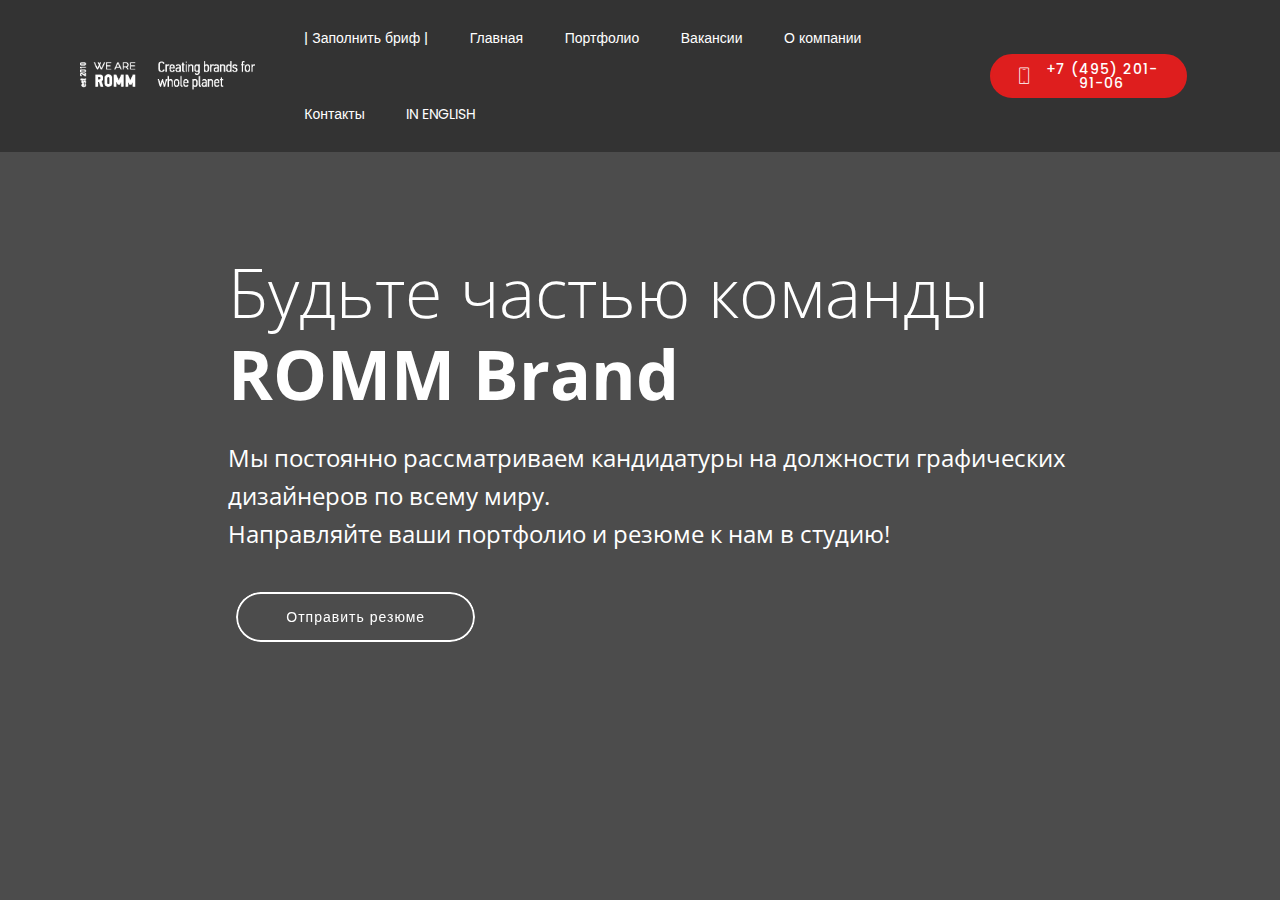
<file: vacancies.html>
<!DOCTYPE html>
<html  >
<head>
  <!-- Site made with Mobirise Website Builder v4.11.5, https://mobirise.com -->
  <meta charset="UTF-8">
  <meta http-equiv="X-UA-Compatible" content="IE=edge">
  <meta name="generator" content="Mobirise v4.11.5, mobirise.com">
  <meta name="viewport" content="width=device-width, initial-scale=1, minimum-scale=1">
  <link rel="shortcut icon" href="assets/images/favicon-128x128.png" type="image/x-icon">
  <meta name="description" content="Разработка логотипов. Дизайн логотипов. ROMM Studio. Дизайн студия РОММ.">
  
  <title>vacancies</title>
  <link rel="stylesheet" href="assets/web/assets/mobirise-icons/mobirise-icons.css">
  <link rel="stylesheet" href="assets/tether/tether.min.css">
  <link rel="stylesheet" href="assets/bootstrap/css/bootstrap.min.css">
  <link rel="stylesheet" href="assets/bootstrap/css/bootstrap-reboot.min.css">
  <link rel="stylesheet" href="assets/bootstrap/css/bootstrap-grid.min.css">
  <link rel="stylesheet" href="assets/dropdown/css/style.css">
  <link rel="stylesheet" href="assets/theme/css/style.css">
  <link rel="preload" as="style" href="assets/mobirise/css/mbr-additional.css"><link rel="stylesheet" href="assets/mobirise/css/mbr-additional.css" type="text/css">
  
  
  
</head>
<body>
  <section class="menu cid-rGhDL5xLQ6" once="menu" id="menu1-4w">

    

    <nav class="navbar navbar-dropdown beta-menu align-items-center navbar-fixed-top navbar-toggleable-sm">
        
        <div class="menu-bottom">

            <div class="menu-logo">
                <div class="navbar-brand">
                <span class="navbar-logo">
                    <a href="index.html">
                        <img src="assets/images/14.gif" alt="Mobirise" title="" style="height: 3.8rem;">
                    </a>
                </span>
                
                </div>
                <button class="navbar-toggler navbar-toggler-right" type="button" data-toggle="collapse" data-target="#navbarSupportedContent" aria-controls="navbarSupportedContent" aria-expanded="false" aria-label="Toggle navigation">
                    <div class="hamburger">
                        <span></span>
                        <span></span>
                        <span></span>
                        <span></span>
                    </div>
                </button>
            </div>
            <div class="collapse navbar-collapse" id="navbarSupportedContent">
                <ul class="navbar-nav nav-dropdown js-float-line" data-app-modern-menu="true"><li class="nav-item"><a class="nav-link link mbr-white text-white display-4" href="https://romm.pro/brief/" target="_blank">| Заполнить бриф |</a></li><li class="nav-item"><a class="nav-link link mbr-white text-white display-4" href="index.html">Главная</a></li><li class="nav-item"><a class="nav-link link mbr-white text-white display-4" href="Portfolio.html">Портфолио</a></li><li class="nav-item"><a class="nav-link link mbr-white text-white display-4" href="vacancies.html">Вакансии</a></li><li class="nav-item"><a class="nav-link link mbr-white text-white display-4" href="company.html">О компании</a></li><li class="nav-item">
                        <a class="nav-link link mbr-white text-white display-4" href="Contacts.html">Контакты</a>
                    </li>
                    <li class="nav-item">
                        <a class="nav-link link mbr-white text-white display-4" href="https://www.romm.pro/our-portfolio/" target="_blank">IN ENGLISH</a>
                    </li></ul>
                <div class="navbar-buttons mbr-section-btn"><a class="btn btn-sm btn-primary display-4" href="tel:+74952019106"><span class="mbri-mobile mbr-iconfont mbr-iconfont-btn"></span>
                    
                        +7 (495) 201-91-06</a></div>
            </div>
        </div>
    </nav>
</section>

<section class="header6 cid-r5frJIs1gZ mbr-fullscreen" data-bg-video="https://www.youtube.com/watch?v=E0Pa8tYo94U" id="header6-24">

    

    <div class="mbr-overlay" style="opacity: 0.8; background-color: rgb(35, 35, 35);">
    </div>

    <div class="container">
        <div class="row justify-content-center">
            <div class="media-container-column mbr-white col-md-10 offset-md-1">
                <h1 class="mbr-section-title pb-3 mbr-fonts-style display-1">Будьте частью команды<br><strong>ROMM Brand</strong></h1>
                <p class="mbr-text pb-3 mbr-fonts-style display-5">Мы постоянно рассматриваем кандидатуры на должности графических дизайнеров по всему миру. <br>Направляйте ваши портфолио и резюме к нам в студию!</p>
                <div class="mbr-section-btn"><a class="btn btn-md btn-white-outline btn-bgr display-4" href="Contacts.html">Отправить резюме</a></div>
            </div>
        </div>
    </div>

    
</section>


  <script src="assets/web/assets/jquery/jquery.min.js"></script>
  <script src="assets/popper/popper.min.js"></script>
  <script src="assets/tether/tether.min.js"></script>
  <script src="assets/bootstrap/js/bootstrap.min.js"></script>
  <script src="assets/ytplayer/jquery.mb.ytplayer.min.js"></script>
  <script src="assets/vimeoplayer/jquery.mb.vimeo_player.js"></script>
  <script src="assets/dropdown/js/script.min.js"></script>
  <script src="assets/touchswipe/jquery.touch-swipe.min.js"></script>
  <script src="assets/smoothscroll/smooth-scroll.js"></script>
  <script src="assets/theme/js/script.js"></script>
  
  <!-- Yandex.Metrika counter -->
<script type="text/javascript" >
   (function(m,e,t,r,i,k,a){m[i]=m[i]||function(){(m[i].a=m[i].a||[]).push(arguments)};
   m[i].l=1*new Date();k=e.createElement(t),a=e.getElementsByTagName(t)[0],k.async=1,k.src=r,a.parentNode.insertBefore(k,a)})
   (window, document, "script", "https://mc.yandex.ru/metrika/tag.js", "ym");

   ym(29110060, "init", {
        clickmap:true,
        trackLinks:true,
        accurateTrackBounce:true,
        webvisor:true,
        trackHash:true
   });
</script>
<noscript><div><img src="https://mc.yandex.ru/watch/29110060" style="position:absolute; left:-9999px;" alt="" /></div></noscript>
<!-- /Yandex.Metrika counter -->

<!-- Start of HubSpot Embed Code -->
  <script type="text/javascript" id="hs-script-loader" async defer src="//js.hs-scripts.com/5752595.js"></script>
<!-- End of HubSpot Embed Code -->
</body>
</html>
</file>
<file: assets/web/assets/mobirise-icons/mobirise-icons.css>
@font-face {
  font-family: 'MobiriseIcons';
  src:  url('mobirise-icons.eot?spat4u');
  src:  url('mobirise-icons.eot?spat4u#iefix') format('embedded-opentype'),
    url('mobirise-icons.ttf?spat4u') format('truetype'),
    url('mobirise-icons.woff?spat4u') format('woff'),
    url('mobirise-icons.svg?spat4u#MobiriseIcons') format('svg');
  font-weight: normal;
  font-style: normal;
  font-display: swap;
}

[class^="mbri-"], [class*=" mbri-"] {
  /* use !important to prevent issues with browser extensions that change fonts */
  font-family: MobiriseIcons !important;
  speak: none;
  font-style: normal;
  font-weight: normal;
  font-variant: normal;
  text-transform: none;
  line-height: 1;

  /* Better Font Rendering =========== */
  -webkit-font-smoothing: antialiased;
  -moz-osx-font-smoothing: grayscale;
}

.mbri-add-submenu:before {
  content: "\e900";
}
.mbri-alert:before {
  content: "\e901";
}
.mbri-align-center:before {
  content: "\e902";
}
.mbri-align-justify:before {
  content: "\e903";
}
.mbri-align-left:before {
  content: "\e904";
}
.mbri-align-right:before {
  content: "\e905";
}
.mbri-android:before {
  content: "\e906";
}
.mbri-apple:before {
  content: "\e907";
}
.mbri-arrow-down:before {
  content: "\e908";
}
.mbri-arrow-next:before {
  content: "\e909";
}
.mbri-arrow-prev:before {
  content: "\e90a";
}
.mbri-arrow-up:before {
  content: "\e90b";
}
.mbri-bold:before {
  content: "\e90c";
}
.mbri-bookmark:before {
  content: "\e90d";
}
.mbri-bootstrap:before {
  content: "\e90e";
}
.mbri-briefcase:before {
  content: "\e90f";
}
.mbri-browse:before {
  content: "\e910";
}
.mbri-bulleted-list:before {
  content: "\e911";
}
.mbri-calendar:before {
  content: "\e912";
}
.mbri-camera:before {
  content: "\e913";
}
.mbri-cart-add:before {
  content: "\e914";
}
.mbri-cart-full:before {
  content: "\e915";
}
.mbri-cash:before {
  content: "\e916";
}
.mbri-change-style:before {
  content: "\e917";
}
.mbri-chat:before {
  content: "\e918";
}
.mbri-clock:before {
  content: "\e919";
}
.mbri-close:before {
  content: "\e91a";
}
.mbri-cloud:before {
  content: "\e91b";
}
.mbri-code:before {
  content: "\e91c";
}
.mbri-contact-form:before {
  content: "\e91d";
}
.mbri-credit-card:before {
  content: "\e91e";
}
.mbri-cursor-click:before {
  content: "\e91f";
}
.mbri-cust-feedback:before {
  content: "\e920";
}
.mbri-database:before {
  content: "\e921";
}
.mbri-delivery:before {
  content: "\e922";
}
.mbri-desktop:before {
  content: "\e923";
}
.mbri-devices:before {
  content: "\e924";
}
.mbri-down:before {
  content: "\e925";
}
.mbri-download:before {
  content: "\e989";
}
.mbri-drag-n-drop:before {
  content: "\e927";
}
.mbri-drag-n-drop2:before {
  content: "\e928";
}
.mbri-edit:before {
  content: "\e929";
}
.mbri-edit2:before {
  content: "\e92a";
}
.mbri-error:before {
  content: "\e92b";
}
.mbri-extension:before {
  content: "\e92c";
}
.mbri-features:before {
  content: "\e92d";
}
.mbri-file:before {
  content: "\e92e";
}
.mbri-flag:before {
  content: "\e92f";
}
.mbri-folder:before {
  content: "\e930";
}
.mbri-gift:before {
  content: "\e931";
}
.mbri-github:before {
  content: "\e932";
}
.mbri-globe:before {
  content: "\e933";
}
.mbri-globe-2:before {
  content: "\e934";
}
.mbri-growing-chart:before {
  content: "\e935";
}
.mbri-hearth:before {
  content: "\e936";
}
.mbri-help:before {
  content: "\e937";
}
.mbri-home:before {
  content: "\e938";
}
.mbri-hot-cup:before {
  content: "\e939";
}
.mbri-idea:before {
  content: "\e93a";
}
.mbri-image-gallery:before {
  content: "\e93b";
}
.mbri-image-slider:before {
  content: "\e93c";
}
.mbri-info:before {
  content: "\e93d";
}
.mbri-italic:before {
  content: "\e93e";
}
.mbri-key:before {
  content: "\e93f";
}
.mbri-laptop:before {
  content: "\e940";
}
.mbri-layers:before {
  content: "\e941";
}
.mbri-left-right:before {
  content: "\e942";
}
.mbri-left:before {
  content: "\e943";
}
.mbri-letter:before {
  content: "\e944";
}
.mbri-like:before {
  content: "\e945";
}
.mbri-link:before {
  content: "\e946";
}
.mbri-lock:before {
  content: "\e947";
}
.mbri-login:before {
  content: "\e948";
}
.mbri-logout:before {
  content: "\e949";
}
.mbri-magic-stick:before {
  content: "\e94a";
}
.mbri-map-pin:before {
  content: "\e94b";
}
.mbri-menu:before {
  content: "\e94c";
}
.mbri-mobile:before {
  content: "\e94d";
}
.mbri-mobile2:before {
  content: "\e94e";
}
.mbri-mobirise:before {
  content: "\e94f";
}
.mbri-more-horizontal:before {
  content: "\e950";
}
.mbri-more-vertical:before {
  content: "\e951";
}
.mbri-music:before {
  content: "\e952";
}
.mbri-new-file:before {
  content: "\e953";
}
.mbri-numbered-list:before {
  content: "\e954";
}
.mbri-opened-folder:before {
  content: "\e955";
}
.mbri-pages:before {
  content: "\e956";
}
.mbri-paper-plane:before {
  content: "\e957";
}
.mbri-paperclip:before {
  content: "\e958";
}
.mbri-photo:before {
  content: "\e959";
}
.mbri-photos:before {
  content: "\e95a";
}
.mbri-pin:before {
  content: "\e95b";
}
.mbri-play:before {
  content: "\e95c";
}
.mbri-plus:before {
  content: "\e95d";
}
.mbri-preview:before {
  content: "\e95e";
}
.mbri-print:before {
  content: "\e95f";
}
.mbri-protect:before {
  content: "\e960";
}
.mbri-question:before {
  content: "\e961";
}
.mbri-quote-left:before {
  content: "\e962";
}
.mbri-quote-right:before {
  content: "\e963";
}
.mbri-refresh:before {
  content: "\e964";
}
.mbri-responsive:before {
  content: "\e965";
}
.mbri-right:before {
  content: "\e966";
}
.mbri-rocket:before {
  content: "\e967";
}
.mbri-sad-face:before {
  content: "\e968";
}
.mbri-sale:before {
  content: "\e969";
}
.mbri-save:before {
  content: "\e96a";
}
.mbri-search:before {
  content: "\e96b";
}
.mbri-setting:before {
  content: "\e96c";
}
.mbri-setting2:before {
  content: "\e96d";
}
.mbri-setting3:before {
  content: "\e96e";
}
.mbri-share:before {
  content: "\e96f";
}
.mbri-shopping-bag:before {
  content: "\e970";
}
.mbri-shopping-basket:before {
  content: "\e971";
}
.mbri-shopping-cart:before {
  content: "\e972";
}
.mbri-sites:before {
  content: "\e973";
}
.mbri-smile-face:before {
  content: "\e974";
}
.mbri-speed:before {
  content: "\e975";
}
.mbri-star:before {
  content: "\e976";
}
.mbri-success:before {
  content: "\e977";
}
.mbri-sun:before {
  content: "\e978";
}
.mbri-sun2:before {
  content: "\e979";
}
.mbri-tablet:before {
  content: "\e97a";
}
.mbri-tablet-vertical:before {
  content: "\e97b";
}
.mbri-target:before {
  content: "\e97c";
}
.mbri-timer:before {
  content: "\e97d";
}
.mbri-to-ftp:before {
  content: "\e97e";
}
.mbri-to-local-drive:before {
  content: "\e97f";
}
.mbri-touch-swipe:before {
  content: "\e980";
}
.mbri-touch:before {
  content: "\e981";
}
.mbri-trash:before {
  content: "\e982";
}
.mbri-underline:before {
  content: "\e983";
}
.mbri-unlink:before {
  content: "\e984";
}
.mbri-unlock:before {
  content: "\e985";
}
.mbri-up-down:before {
  content: "\e986";
}
.mbri-up:before {
  content: "\e987";
}
.mbri-update:before {
  content: "\e988";
}
.mbri-upload:before {
 content: "\e926"; 
}
.mbri-user:before {
  content: "\e98a";
}
.mbri-user2:before {
  content: "\e98b";
}
.mbri-users:before {
  content: "\e98c";
}
.mbri-video:before {
  content: "\e98d";
}
.mbri-video-play:before {
  content: "\e98e";
}
.mbri-watch:before {
  content: "\e98f";
}
.mbri-website-theme:before {
  content: "\e990";
}
.mbri-wifi:before {
  content: "\e991";
}
.mbri-windows:before {
  content: "\e992";
}
.mbri-zoom-out:before {
  content: "\e993";
}
.mbri-redo:before {
  content: "\e994";
}
.mbri-undo:before {
  content: "\e995";
}
</file>
<file: assets/dropdown/css/style.css>
.navbar-dropdown {
  left: 0;
  padding: 0;
  position: absolute;
  right: 0;
  top: 0;
  transition: all 0.45s ease;
  z-index: 1030;
  background: #282828; }
  .navbar-dropdown .navbar-logo {
    margin-right: 0.8rem;
    transition: margin 0.3s ease-in-out;
    vertical-align: middle; }
    .navbar-dropdown .navbar-logo img {
      height: 3.125rem;
      transition: all 0.3s ease-in-out; }
    .navbar-dropdown .navbar-logo.mbr-iconfont {
      font-size: 3.125rem;
      line-height: 3.125rem; }
  .navbar-dropdown .navbar-caption {
    font-weight: 700;
    white-space: normal;
    vertical-align: -4px;
    line-height: 3.125rem !important; }
    .navbar-dropdown .navbar-caption, .navbar-dropdown .navbar-caption:hover {
      color: inherit;
      text-decoration: none; }
  .navbar-dropdown .mbr-iconfont + .navbar-caption {
    vertical-align: -1px; }
  .navbar-dropdown.navbar-fixed-top {
    position: fixed; }
  .navbar-dropdown .navbar-brand span {
    vertical-align: -4px; }
  .navbar-dropdown.bg-color.transparent {
    background: none; }
  .navbar-dropdown.navbar-short .navbar-brand {
    padding: 0.625rem 0; }
    .navbar-dropdown.navbar-short .navbar-brand span {
      vertical-align: -1px; }
  .navbar-dropdown.navbar-short .navbar-caption {
    line-height: 2.375rem !important;
    vertical-align: -2px; }
  .navbar-dropdown.navbar-short .navbar-logo {
    margin-right: 0.5rem; }
    .navbar-dropdown.navbar-short .navbar-logo img {
      height: 2.375rem; }
    .navbar-dropdown.navbar-short .navbar-logo.mbr-iconfont {
      font-size: 2.375rem;
      line-height: 2.375rem; }
  .navbar-dropdown.navbar-short .mbr-table-cell {
    height: 3.625rem; }
  .navbar-dropdown .navbar-close {
    left: 0.6875rem;
    position: fixed;
    top: 0.75rem;
    z-index: 1000; }
  .navbar-dropdown .hamburger-icon {
    content: "";
    display: inline-block;
    vertical-align: middle;
    width: 16px;
    -webkit-box-shadow: 0 -6px 0 1px #282828,0 0 0 1px #282828,0 6px 0 1px #282828;
    -moz-box-shadow: 0 -6px 0 1px #282828,0 0 0 1px #282828,0 6px 0 1px #282828;
    box-shadow: 0 -6px 0 1px #282828,0 0 0 1px #282828,0 6px 0 1px #282828; }

.dropdown-menu .dropdown-toggle[data-toggle="dropdown-submenu"]::after {
  border-bottom: 0.35em solid transparent;
  border-left: 0.35em solid;
  border-right: 0;
  border-top: 0.35em solid transparent;
  margin-left: 0.3rem; }

.dropdown-menu .dropdown-item:focus {
  outline: 0; }

.nav-dropdown {
  font-size: 0.75rem;
  font-weight: 500;
  height: auto !important; }
  .nav-dropdown .nav-btn {
    padding-left: 1rem; }
  .nav-dropdown .link {
    margin: .667em 1.667em;
    font-weight: 500;
    padding: 0;
    transition: color .2s ease-in-out; }
    .nav-dropdown .link.dropdown-toggle {
      margin-right: 2.583em; }
      .nav-dropdown .link.dropdown-toggle::after {
        margin-left: .25rem;
        border-top: 0.35em solid;
        border-right: 0.35em solid transparent;
        border-left: 0.35em solid transparent;
        border-bottom: 0; }
      .nav-dropdown .link.dropdown-toggle[aria-expanded="true"] {
        margin: 0;
        padding: 0.667em 3.263em  0.667em 1.667em; }
  .nav-dropdown .link::after,
  .nav-dropdown .dropdown-item::after {
    color: inherit; }
  .nav-dropdown .btn {
    font-size: 0.75rem;
    font-weight: 700;
    letter-spacing: 0;
    margin-bottom: 0;
    padding-left: 1.25rem;
    padding-right: 1.25rem; }
  .nav-dropdown .dropdown-menu {
    border-radius: 0;
    border: 0;
    left: 0;
    margin: 0;
    padding-bottom: 1.25rem;
    padding-top: 1.25rem;
    position: relative; }
  .nav-dropdown .dropdown-submenu {
    margin-left: 0.125rem;
    top: 0; }
  .nav-dropdown .dropdown-item {
    font-size: 0.8125rem;
    font-weight: 500;
    line-height: 2;
    padding: 0.3846em 4.615em 0.3846em 1.5385em;
    position: relative;
    transition: color .2s ease-in-out, background-color .2s ease-in-out; }
    .nav-dropdown .dropdown-item::after {
      margin-top: -0.3077em;
      position: absolute;
      right: 1.1538em;
      top: 50%; }
    .nav-dropdown .dropdown-item:focus, .nav-dropdown .dropdown-item:hover {
      background: none; }

@media (max-width: 767px) {
  .nav-dropdown.navbar-toggleable-sm {
    bottom: 0;
    display: none;
    left: 0;
    overflow-x: hidden;
    position: fixed;
    top: 0;
    transform: translateX(-100%);
    -ms-transform: translateX(-100%);
    -webkit-transform: translateX(-100%);
    width: 18.75rem;
    z-index: 999; } }
.nav-dropdown.navbar-toggleable-xl {
  bottom: 0;
  display: none;
  left: 0;
  overflow-x: hidden;
  position: fixed;
  top: 0;
  transform: translateX(-100%);
  -ms-transform: translateX(-100%);
  -webkit-transform: translateX(-100%);
  width: 18.75rem;
  z-index: 999; }

.nav-dropdown-sm {
  display: block !important;
  overflow-x: hidden;
  overflow: auto;
  padding-top: 3.875rem; }
  .nav-dropdown-sm::after {
    content: "";
    display: block;
    height: 3rem;
    width: 100%; }
  .nav-dropdown-sm.collapse.in ~ .navbar-close {
    display: block !important; }
  .nav-dropdown-sm.collapsing, .nav-dropdown-sm.collapse.in {
    transform: translateX(0);
    -ms-transform: translateX(0);
    -webkit-transform: translateX(0);
    transition: all 0.25s ease-out;
    -webkit-transition: all 0.25s ease-out;
    background: #282828; }
  .nav-dropdown-sm.collapsing[aria-expanded="false"] {
    transform: translateX(-100%);
    -ms-transform: translateX(-100%);
    -webkit-transform: translateX(-100%); }
  .nav-dropdown-sm .nav-item {
    display: block;
    margin-left: 0 !important;
    padding-left: 0; }
  .nav-dropdown-sm .link,
  .nav-dropdown-sm .dropdown-item {
    border-top: 1px dotted rgba(255, 255, 255, 0.1);
    font-size: 0.8125rem;
    line-height: 1.6;
    margin: 0 !important;
    padding: 0.875rem 2.4rem 0.875rem 1.5625rem !important;
    position: relative;
    white-space: normal; }
    .nav-dropdown-sm .link:focus, .nav-dropdown-sm .link:hover,
    .nav-dropdown-sm .dropdown-item:focus,
    .nav-dropdown-sm .dropdown-item:hover {
      background: rgba(0, 0, 0, 0.2) !important;
      color: #c0a375; }
  .nav-dropdown-sm .nav-btn {
    position: relative;
    padding: 1.5625rem 1.5625rem 0 1.5625rem; }
    .nav-dropdown-sm .nav-btn::before {
      border-top: 1px dotted rgba(255, 255, 255, 0.1);
      content: "";
      left: 0;
      position: absolute;
      top: 0;
      width: 100%; }
    .nav-dropdown-sm .nav-btn + .nav-btn {
      padding-top: 0.625rem; }
      .nav-dropdown-sm .nav-btn + .nav-btn::before {
        display: none; }
  .nav-dropdown-sm .btn {
    padding: 0.625rem 0; }
  .nav-dropdown-sm .dropdown-toggle[data-toggle="dropdown-submenu"]::after {
    margin-left: .25rem;
    border-top: 0.35em solid;
    border-right: 0.35em solid transparent;
    border-left: 0.35em solid transparent;
    border-bottom: 0; }
  .nav-dropdown-sm .dropdown-toggle[data-toggle="dropdown-submenu"][aria-expanded="true"]::after {
    border-top: 0;
    border-right: 0.35em solid transparent;
    border-left: 0.35em solid transparent;
    border-bottom: 0.35em solid; }
  .nav-dropdown-sm .dropdown-menu {
    margin: 0;
    padding: 0;
    position: relative;
    top: 0;
    left: 0;
    width: 100%;
    border: 0;
    float: none;
    border-radius: 0;
    background: none; }
  .nav-dropdown-sm .dropdown-submenu {
    left: 100%;
    margin-left: 0.125rem;
    margin-top: -1.25rem;
    top: 0; }

.navbar-toggleable-sm .nav-dropdown .dropdown-menu {
  position: absolute; }

.navbar-toggleable-sm .nav-dropdown .dropdown-submenu {
  left: 100%;
  margin-left: 0.125rem;
  margin-top: -1.25rem;
  top: 0; }

.navbar-toggleable-sm.opened .nav-dropdown .dropdown-menu {
  position: relative; }

.navbar-toggleable-sm.opened .nav-dropdown .dropdown-submenu {
  left: 0;
  margin-left: 00rem;
  margin-top: 0rem;
  top: 0; }

.is-builder .nav-dropdown.collapsing {
  transition: none !important; }

/*# sourceMappingURL=style.css.map */
</file>
<file: assets/socicon/css/styles.css>
@charset "UTF-8";

@font-face {
  font-family: "socicon";
  src:url("../fonts/socicon.eot");
  src:url("../fonts/socicon.eot?#iefix") format("embedded-opentype"),
    url("../fonts/socicon.woff") format("woff"),
    url("../fonts/socicon.ttf") format("truetype"),
    url("../fonts/socicon.svg#socicon") format("svg");
  font-weight: normal;
  font-style: normal;

}

[data-icon]:before {
  font-family: "socicon" !important;
  content: attr(data-icon);
  font-style: normal !important;
  font-weight: normal !important;
  font-variant: normal !important;
  text-transform: none !important;
  speak: none;
  line-height: 1;
  -webkit-font-smoothing: antialiased;
  -moz-osx-font-smoothing: grayscale;
}

[class^="socicon-"]:before,
[class*=" socicon-"]:before {
  font-family: "socicon" !important;
  font-style: normal !important;
  font-weight: normal !important;
  font-variant: normal !important;
  text-transform: none !important;
  speak: none;
  line-height: 1;
  -webkit-font-smoothing: antialiased;
  -moz-osx-font-smoothing: grayscale;
}

.socicon-modelmayhem:before {
  content: "\e000";
}
.socicon-mixcloud:before {
  content: "\e001";
}
.socicon-drupal:before {
  content: "\e002";
}
.socicon-swarm:before {
  content: "\e003";
}
.socicon-istock:before {
  content: "\e004";
}
.socicon-yammer:before {
  content: "\e005";
}
.socicon-ello:before {
  content: "\e006";
}
.socicon-stackoverflow:before {
  content: "\e007";
}
.socicon-persona:before {
  content: "\e008";
}
.socicon-triplej:before {
  content: "\e009";
}
.socicon-houzz:before {
  content: "\e00a";
}
.socicon-rss:before {
  content: "\e00b";
}
.socicon-paypal:before {
  content: "\e00c";
}
.socicon-odnoklassniki:before {
  content: "\e00d";
}
.socicon-airbnb:before {
  content: "\e00e";
}
.socicon-periscope:before {
  content: "\e00f";
}
.socicon-outlook:before {
  content: "\e010";
}
.socicon-coderwall:before {
  content: "\e011";
}
.socicon-tripadvisor:before {
  content: "\e012";
}
.socicon-appnet:before {
  content: "\e013";
}
.socicon-goodreads:before {
  content: "\e014";
}
.socicon-tripit:before {
  content: "\e015";
}
.socicon-lanyrd:before {
  content: "\e016";
}
.socicon-slideshare:before {
  content: "\e017";
}
.socicon-buffer:before {
  content: "\e018";
}
.socicon-disqus:before {
  content: "\e019";
}
.socicon-vkontakte:before {
  content: "\e01a";
}
.socicon-whatsapp:before {
  content: "\e01b";
}
.socicon-patreon:before {
  content: "\e01c";
}
.socicon-storehouse:before {
  content: "\e01d";
}
.socicon-pocket:before {
  content: "\e01e";
}
.socicon-mail:before {
  content: "\e01f";
}
.socicon-blogger:before {
  content: "\e020";
}
.socicon-technorati:before {
  content: "\e021";
}
.socicon-reddit:before {
  content: "\e022";
}
.socicon-dribbble:before {
  content: "\e023";
}
.socicon-stumbleupon:before {
  content: "\e024";
}
.socicon-digg:before {
  content: "\e025";
}
.socicon-envato:before {
  content: "\e026";
}
.socicon-behance:before {
  content: "\e027";
}
.socicon-delicious:before {
  content: "\e028";
}
.socicon-deviantart:before {
  content: "\e029";
}
.socicon-forrst:before {
  content: "\e02a";
}
.socicon-play:before {
  content: "\e02b";
}
.socicon-zerply:before {
  content: "\e02c";
}
.socicon-wikipedia:before {
  content: "\e02d";
}
.socicon-apple:before {
  content: "\e02e";
}
.socicon-flattr:before {
  content: "\e02f";
}
.socicon-github:before {
  content: "\e030";
}
.socicon-renren:before {
  content: "\e031";
}
.socicon-friendfeed:before {
  content: "\e032";
}
.socicon-newsvine:before {
  content: "\e033";
}
.socicon-identica:before {
  content: "\e034";
}
.socicon-bebo:before {
  content: "\e035";
}
.socicon-zynga:before {
  content: "\e036";
}
.socicon-steam:before {
  content: "\e037";
}
.socicon-xbox:before {
  content: "\e038";
}
.socicon-windows:before {
  content: "\e039";
}
.socicon-qq:before {
  content: "\e03a";
}
.socicon-douban:before {
  content: "\e03b";
}
.socicon-meetup:before {
  content: "\e03c";
}
.socicon-playstation:before {
  content: "\e03d";
}
.socicon-android:before {
  content: "\e03e";
}
.socicon-snapchat:before {
  content: "\e03f";
}
.socicon-twitter:before {
  content: "\e040";
}
.socicon-facebook:before {
  content: "\e041";
}
.socicon-googleplus:before {
  content: "\e042";
}
.socicon-pinterest:before {
  content: "\e043";
}
.socicon-foursquare:before {
  content: "\e044";
}
.socicon-yahoo:before {
  content: "\e045";
}
.socicon-skype:before {
  content: "\e046";
}
.socicon-yelp:before {
  content: "\e047";
}
.socicon-feedburner:before {
  content: "\e048";
}
.socicon-linkedin:before {
  content: "\e049";
}
.socicon-viadeo:before {
  content: "\e04a";
}
.socicon-xing:before {
  content: "\e04b";
}
.socicon-myspace:before {
  content: "\e04c";
}
.socicon-soundcloud:before {
  content: "\e04d";
}
.socicon-spotify:before {
  content: "\e04e";
}
.socicon-grooveshark:before {
  content: "\e04f";
}
.socicon-lastfm:before {
  content: "\e050";
}
.socicon-youtube:before {
  content: "\e051";
}
.socicon-vimeo:before {
  content: "\e052";
}
.socicon-dailymotion:before {
  content: "\e053";
}
.socicon-vine:before {
  content: "\e054";
}
.socicon-flickr:before {
  content: "\e055";
}
.socicon-500px:before {
  content: "\e056";
}
.socicon-wordpress:before {
  content: "\e058";
}
.socicon-tumblr:before {
  content: "\e059";
}
.socicon-twitch:before {
  content: "\e05a";
}
.socicon-8tracks:before {
  content: "\e05b";
}
.socicon-amazon:before {
  content: "\e05c";
}
.socicon-icq:before {
  content: "\e05d";
}
.socicon-smugmug:before {
  content: "\e05e";
}
.socicon-ravelry:before {
  content: "\e05f";
}
.socicon-weibo:before {
  content: "\e060";
}
.socicon-baidu:before {
  content: "\e061";
}
.socicon-angellist:before {
  content: "\e062";
}
.socicon-ebay:before {
  content: "\e063";
}
.socicon-imdb:before {
  content: "\e064";
}
.socicon-stayfriends:before {
  content: "\e065";
}
.socicon-residentadvisor:before {
  content: "\e066";
}
.socicon-google:before {
  content: "\e067";
}
.socicon-yandex:before {
  content: "\e068";
}
.socicon-sharethis:before {
  content: "\e069";
}
.socicon-bandcamp:before {
  content: "\e06a";
}
.socicon-itunes:before {
  content: "\e06b";
}
.socicon-deezer:before {
  content: "\e06c";
}
.socicon-telegram:before {
  content: "\e06e";
}
.socicon-openid:before {
  content: "\e06f";
}
.socicon-amplement:before {
  content: "\e070";
}
.socicon-viber:before {
  content: "\e071";
}
.socicon-zomato:before {
  content: "\e072";
}
.socicon-draugiem:before {
  content: "\e074";
}
.socicon-endomodo:before {
  content: "\e075";
}
.socicon-filmweb:before {
  content: "\e076";
}
.socicon-stackexchange:before {
  content: "\e077";
}
.socicon-wykop:before {
  content: "\e078";
}
.socicon-teamspeak:before {
  content: "\e079";
}
.socicon-teamviewer:before {
  content: "\e07a";
}
.socicon-ventrilo:before {
  content: "\e07b";
}
.socicon-younow:before {
  content: "\e07c";
}
.socicon-raidcall:before {
  content: "\e07d";
}
.socicon-mumble:before {
  content: "\e07e";
}
.socicon-medium:before {
  content: "\e06d";
}
.socicon-bebee:before {
  content: "\e07f";
}
.socicon-hitbox:before {
  content: "\e080";
}
.socicon-reverbnation:before {
  content: "\e081";
}
.socicon-formulr:before {
  content: "\e082";
}
.socicon-instagram:before {
  content: "\e057";
}
.socicon-battlenet:before {
  content: "\e083";
}
.socicon-chrome:before {
  content: "\e084";
}
.socicon-discord:before {
  content: "\e086";
}
.socicon-issuu:before {
  content: "\e087";
}
.socicon-macos:before {
  content: "\e088";
}
.socicon-firefox:before {
  content: "\e089";
}
.socicon-opera:before {
  content: "\e08d";
}
.socicon-keybase:before {
  content: "\e090";
}
.socicon-alliance:before {
  content: "\e091";
}
.socicon-livejournal:before {
  content: "\e092";
}
.socicon-googlephotos:before {
  content: "\e093";
}
.socicon-horde:before {
  content: "\e094";
}
.socicon-etsy:before {
  content: "\e095";
}
.socicon-zapier:before {
  content: "\e096";
}
.socicon-google-scholar:before {
  content: "\e097";
}
.socicon-researchgate:before {
  content: "\e098";
}
.socicon-wechat:before {
  content: "\e099";
}
.socicon-strava:before {
  content: "\e09a";
}
.socicon-line:before {
  content: "\e09b";
}
.socicon-lyft:before {
  content: "\e09c";
}
.socicon-uber:before {
  content: "\e09d";
}
.socicon-songkick:before {
  content: "\e09e";
}
.socicon-viewbug:before {
  content: "\e09f";
}
.socicon-googlegroups:before {
  content: "\e0a0";
}
.socicon-quora:before {
  content: "\e073";
}
.socicon-diablo:before {
  content: "\e085";
}
.socicon-blizzard:before {
  content: "\e0a1";
}
.socicon-hearthstone:before {
  content: "\e08b";
}
.socicon-heroes:before {
  content: "\e08a";
}
.socicon-overwatch:before {
  content: "\e08c";
}
.socicon-warcraft:before {
  content: "\e08e";
}
.socicon-starcraft:before {
  content: "\e08f";
}
.socicon-beam:before {
  content: "\e0a2";
}
.socicon-curse:before {
  content: "\e0a3";
}
.socicon-player:before {
  content: "\e0a4";
}
.socicon-streamjar:before {
  content: "\e0a5";
}
.socicon-nintendo:before {
  content: "\e0a6";
}
.socicon-hellocoton:before {
  content: "\e0a7";
}
</file>
<file: assets/style.css>
.mbr-instagram-feed {
  position: relative; }

.inst {
  width: 100%;
  margin: 0 auto;
  position: relative; }
  @media (max-width: 768px) {
    .inst {
      width: 100%; } }
  .inst__login-block p {
    text-align: center; }
  .inst__title {
    padding-bottom: 1rem;
    margin-bottom: 1.5rem;
    line-height: 1.3; }
  .inst__content {
    margin-bottom: 10px; }
  .inst__more {
    margin-top: 20px; }
  .inst__login-button {
    transition: all .2s linear;
    padding: 0 10px 0 80px;
    display: block;
    position: relative;
    text-decoration: none;
    color: white;
    background: #cc0055;
    font-size: 18px;
    line-height: 60px;
    height: 60px;
    border-radius: 2px;
    width: 400px;
    margin: 0 auto; }
    .inst__login-button:hover, .inst__login-button:focus {
      background: #990040;
      text-decoration: none;
      color: white; }
    .inst__login-button:before {
      content: "\f16d";
      display: block;
      position: absolute;
      font-family: "FontAwesome";
      width: 60px;
      height: 60px;
      line-height: 60px;
      top: 0;
      left: 0;
      text-align: center;
      background: rgba(0, 0, 0, 0.1);
      border-radius: 2px 0 0 2px; }
  .inst__loader-wrapper {
    position: absolute;
    width: 100%;
    height: 100%;
    background: white;
    opacity: 0.8;
    top: 0;
    left: 0; }
  .inst__loader {
    width: 100px;
    height: 100px;
    border-radius: 100%;
    position: relative;
    margin: 0 auto;
    top: 50%;
    transform: translateY(-50%); }
    .inst__loader span {
      display: inline-block;
      width: 20px;
      height: 20px;
      border-radius: 100%;
      background-color: #ff4488;
      margin: 35px 5px;
      opacity: 0; }
      .inst__loader span:nth-child(1) {
        animation: opacitychange 1s ease-in-out infinite; }
      .inst__loader span:nth-child(2) {
        animation: opacitychange 1s ease-in-out 0.33s infinite; }
      .inst__loader span:nth-child(3) {
        animation: opacitychange 1s ease-in-out 0.66s infinite; }

@keyframes opacitychange {
  0%, 100% {
    opacity: 0; }
  60% {
    opacity: 1; } }
  .inst__account {
    margin-bottom: 20px; }
  .inst__avatar {
    float: left;
    margin-right: -50px;
    height: 50px; }
    .inst__avatar img {
      height: 100%;
      border-radius: 50%;
      border: 1px solid rgba(0, 0, 0, 0.0975); }
  .inst__link {
    float: right;
    padding: 12px 10px 10px 0;
    padding-left: 60px;
    width: 100%;
    overflow-x: hidden; }
    .inst__link a {
      text-decoration: none;
      height: 50px;
      line-height: 16px; }
  .inst__images .slick-frame {
    visibility: hidden; }
  .inst__images .slick-frame.slick-initialized {
    visibility: visible; }
  .inst__images .slick-arrow {
    text-indent: -9999px;
    position: absolute;
    width: 50px;
    height: 50px;
    line-height: 50px;
    margin: 0;
    padding: 0;
    outline: none !important;
    top: 50%;
    transform: translateY(-50%);
    z-index: 10;
    cursor: pointer;
    border: none;
    background: transparent; }
    .inst__images .slick-arrow:before {
      transition: all .2s linear;
      display: block;
      position: absolute;
      top: 0;
      left: 0;
      width: 100%;
      height: 100%;
      font-family: "MobiriseIcons" !important;
      text-indent: 0;
      color: white;
      font-size: 1.5rem;
      cursor: pointer;
      border: 2px solid #fff;
      border-radius: 50%;
      opacity: 0;
      background: rgba(0, 0, 0, 0.5); }
    .inst__images .slick-arrow:hover:before {
      opacity: 1 !important;
      background: #1b1b1b !important; }
    .inst__images .slick-arrow.slick-prev {
      left: 15px; }
      .inst__images .slick-arrow.slick-prev:before {
        content: "\e943"; }
    .inst__images .slick-arrow.slick-next {
      right: 15px; }
      .inst__images .slick-arrow.slick-next:before {
        content: "\e966"; }
  .inst__images:hover .slick-arrow:before {
    opacity: .5; }
  .inst__error {
    padding: 10px;
    background: pink;
    border: 1px solid deeppink;
    color: red;
    border-radius: 3px; }

.inst-card {
  position: relative; }
  .inst-card:hover .inst-card__info {
    opacity: 1; }
  .inst-card__link {
    display: block;
    background-size: cover;
    background-position: center;
    width: 100%;
    height: 100%; }
  .inst-card__info {
    transition: opacity .2s linear;
    opacity: 0;
    display: block;
    position: relative;
    top: -100%;
    left: 0;
    width: 100%;
    height: 100%;
    background: rgba(0, 0, 0, 0.8); }
  .inst-card__info-inner {
    width: 100%;
    display: block;
    margin: 0;
    padding: 0;
    position: absolute;
    top: 50%;
    transform: translateY(-50%);
    text-align: center;
    color: white;
    font-size: 16px; }
  .inst-card__likes span {
    font-size: 20px;
    color: lightcoral; }
  .inst-card__comments span {
    font-size: 20px;
    color: lightskyblue; }
</file>
<file: assets/theme/css/style.css>
.engine {
	position: absolute;
	text-indent: -2400px;
	text-align: center;
	padding: 0;
	top: 0;
	left: -2400px;
}/*!
 * Mobirise v4 theme (https://mobirise.com/)
 * Copyright 2017 Mobirise
 */
section {
  background-color: #eeeeee; }

section,
.container,
.container-fluid {
  position: relative;
  word-wrap: break-word; }

a.mbr-iconfont:hover {
  text-decoration: none; }

.article .lead p, .article .lead ul, .article .lead ol, .article .lead pre, .article .lead blockquote {
  margin-bottom: 0; }

a {
  font-style: normal;
  font-weight: 400;
  cursor: pointer; }
  a, a:hover {
    text-decoration: none; }

figure {
  margin-bottom: 0; }

body {
  color: #232323; }

h1, h2, h3, h4, h5, h6,
.h1, .h2, .h3, .h4, .h5, .h6,
.display-1, .display-2, .display-3, .display-4 {
  line-height: 1;
  word-break: break-word;
  word-wrap: break-word; }

b, strong {
  font-weight: bold; }

blockquote {
  padding: 10px 0 10px 20px;
  position: relative;
  border-left: 2px solid;
  border-color: #ff3366; }

input:-webkit-autofill, input:-webkit-autofill:hover, input:-webkit-autofill:focus, input:-webkit-autofill:active {
  -webkit-transition-delay: 9999s;
  transition-delay: 9999s;
  -webkit-transition-property: background-color, color;
  -o-transition-property: background-color, color;
  transition-property: background-color, color; }

textarea[type="hidden"] {
  display: none; }

body {
  position: relative; }

section {
  background-position: 50% 50%;
  background-repeat: no-repeat;
  background-size: cover; }
  section .mbr-background-video,
  section .mbr-background-video-preview {
    position: absolute;
    bottom: 0;
    left: 0;
    right: 0;
    top: 0; }

.hidden {
  visibility: hidden; }

.mbr-z-index20 {
  z-index: 20; }

/*! Base colors */
.mbr-white {
  color: #ffffff; }

.mbr-black {
  color: #000000; }

.mbr-bg-white {
  background-color: #ffffff; }

.mbr-bg-black {
  background-color: #000000; }

/*! Text-aligns */
.align-left {
  text-align: left; }

.align-center {
  text-align: center; }

.align-right {
  text-align: right; }

@media (max-width: 767px) {
  .align-left, .align-center, .align-right, .mbr-section-btn, .mbr-section-title {
    text-align: center; } }
/*! Font-weight  */
.mbr-light {
  font-weight: 300; }

.mbr-regular {
  font-weight: 400; }

.mbr-semibold {
  font-weight: 500; }

.mbr-bold {
  font-weight: 700; }

/*! Media  */
.media-size-item {
  -moz-flex: 1 1 auto;
  -ms-flex: 1 1 auto;
  -o-flex: 1 1 auto;
  -webkit-box-flex: 1;
  flex: 1 1 auto; }

.media-content {
  -ms-flex-preferred-size: 100%;
  flex-basis: 100%; }

.media-container-row {
  display: -ms-flexbox;
  display: -webkit-box;
  display: flex;
  -ms-flex-direction: row;
  -webkit-box-orient: horizontal;
  -webkit-box-direction: normal;
  flex-direction: row;
  -ms-flex-wrap: wrap;
  flex-wrap: wrap;
  -ms-flex-pack: center;
  -webkit-box-pack: center;
  justify-content: center;
  -ms-flex-line-pack: center;
  align-content: center;
  -ms-flex-align: start;
  -webkit-box-align: start;
  align-items: start; }
  .media-container-row .media-size-item {
    width: 400px; }

.media-container-column {
  display: -ms-flexbox;
  display: -webkit-box;
  display: flex;
  -ms-flex-direction: column;
  -webkit-box-orient: vertical;
  -webkit-box-direction: normal;
  flex-direction: column;
  -ms-flex-wrap: wrap;
  flex-wrap: wrap;
  -ms-flex-pack: center;
  -webkit-box-pack: center;
  justify-content: center;
  -ms-flex-line-pack: center;
  align-content: center;
  -ms-flex-align: stretch;
  -webkit-box-align: stretch;
  align-items: stretch; }
  .media-container-column > * {
    width: 100%; }

@media (min-width: 992px) {
  .media-container-row {
    -ms-flex-wrap: nowrap;
    flex-wrap: nowrap; } }
figure {
  overflow: hidden; }

figure[mbr-media-size] {
  -webkit-transition: width 0.1s;
  -o-transition: width 0.1s;
  transition: width 0.1s; }

.mbr-figure img, .mbr-figure iframe {
  display: block;
  width: 100%; }

.card {
  background-color: transparent;
  border: none; }

.card-img {
  text-align: center;
  -ms-flex-negative: 0;
  flex-shrink: 0;
  -webkit-flex-shrink: 0; }

.media {
  max-width: 100%;
  margin: 0 auto; }

.mbr-figure {
  -ms-flex-item-align: center;
  -ms-grid-row-align: center;
  -webkit-align-self: center;
  align-self: center; }

.media-container > div {
  max-width: 100%; }

.mbr-figure img, .card-img img {
  width: 100%; }

@media (max-width: 991px) {
  .media-size-item {
    width: auto !important; }

  .media {
    width: auto; }

  .mbr-figure {
    width: 100% !important; } }
/*! Buttons */
.mbr-section-btn {
  margin-left: -.25rem;
  margin-right: -.25rem;
  font-size: 0; }

nav .mbr-section-btn {
  margin-left: 0rem;
  margin-right: 0rem; }

/*! Btn icon margin */
.btn .mbr-iconfont, .btn.btn-sm .mbr-iconfont {
  cursor: pointer;
  margin-right: 0.5rem; }

.btn.btn-md .mbr-iconfont, .btn.btn-md .mbr-iconfont {
  margin-right: 0.8rem; }

.mbr-regular {
  font-weight: 400; }

.mbr-semibold {
  font-weight: 500; }

.mbr-bold {
  font-weight: 700; }

[type="submit"] {
  -webkit-appearance: none; }

/*! Full-screen */
.mbr-fullscreen .mbr-overlay {
  min-height: 100vh; }

.mbr-fullscreen {
  display: -webkit-box;
  display: -ms-flexbox;
  display: flex;
  display: -moz-flex;
  display: -ms-flex;
  display: -o-flex;
  -webkit-box-align: center;
  -ms-flex-align: center;
  align-items: center;
  -webkit-align-items: center;
  min-height: 100vh;
  padding-top: 3rem;
  padding-bottom: 3rem; }

/*! Map */
.map {
  height: 25rem;
  position: relative; }
  .map iframe {
    width: 100%;
    height: 100%; }

/* Form */
.form-asterisk {
  font-family: initial;
  position: absolute;
  top: -2px;
  font-weight: normal; }

/*! Scroll to top arrow */
.mbr-arrow-up {
  bottom: 25px;
  right: 90px;
  position: fixed;
  text-align: right;
  z-index: 5000;
  color: #ffffff;
  font-size: 32px;
  -ms-transform: rotate(180deg);
  transform: rotate(180deg);
  -webkit-transform: rotate(180deg); }

.mbr-arrow-up a {
  background: rgba(0, 0, 0, 0.2);
  border-radius: 3px;
  color: #fff;
  display: inline-block;
  height: 60px;
  width: 60px;
  outline-style: none !important;
  position: relative;
  text-decoration: none;
  -webkit-transition: all .3s ease-in-out;
  -o-transition: all .3s ease-in-out;
  transition: all .3s ease-in-out;
  cursor: pointer;
  text-align: center; }
  .mbr-arrow-up a:hover {
    background-color: rgba(0, 0, 0, 0.4); }
  .mbr-arrow-up a i {
    line-height: 60px; }

.mbr-arrow-up-icon {
  display: block;
  color: #fff; }

.mbr-arrow-up-icon::before {
  content: "\203a";
  display: inline-block;
  font-family: serif;
  font-size: 32px;
  line-height: 1;
  font-style: normal;
  position: relative;
  top: 6px;
  left: -4px;
  -webkit-transform: rotate(-90deg);
  -ms-transform: rotate(-90deg);
  transform: rotate(-90deg); }

/*! Arrow Down */
.mbr-arrow {
  position: absolute;
  bottom: 45px;
  left: 50%;
  width: 60px;
  height: 60px;
  cursor: pointer;
  background-color: rgba(80, 80, 80, 0.5);
  border-radius: 50%;
  -webkit-transform: translateX(-50%);
  -ms-transform: translateX(-50%);
  transform: translateX(-50%); }
  .mbr-arrow > a {
    display: inline-block;
    text-decoration: none;
    outline-style: none;
    -webkit-animation: arrowdown 1.7s ease-in-out infinite;
    animation: arrowdown 1.7s ease-in-out infinite; }
    .mbr-arrow > a > i {
      position: absolute;
      top: -2px;
      left: 15px;
      font-size: 2rem; }

@keyframes arrowdown {
  0% {
    transform: translateY(0px);
    -webkit-transform: translateY(0px); }
  50% {
    transform: translateY(-5px);
    -webkit-transform: translateY(-5px); }
  100% {
    transform: translateY(0px);
    -webkit-transform: translateY(0px); } }
@-webkit-keyframes arrowdown {
  0% {
    transform: translateY(0px);
    -webkit-transform: translateY(0px); }
  50% {
    transform: translateY(-5px);
    -webkit-transform: translateY(-5px); }
  100% {
    transform: translateY(0px);
    -webkit-transform: translateY(0px); } }
@media (max-width: 500px) {
  .mbr-arrow-up {
    left: 50%;
    right: auto;
    -ms-transform: translateX(-50%) rotate(180deg);
    transform: translateX(-50%) rotate(180deg);
    -webkit-transform: translateX(-50%) rotate(180deg); } }
/*Gradients animation

use with:

background: linear-gradient(0deg, #2e3192, #1bffff);
background-size: 200% 200%;
animation: gradient-animation 4s infinite alternate;
-webkit-animation: gradient-animation 4s infinite alternate;
    */
@keyframes gradient-animation {
  from {
    background-position: 0% 100%;
    -webkit-animation-timing-function: ease-in-out;
    animation-timing-function: ease-in-out; }
  to {
    background-position: 100% 0%;
    -webkit-animation-timing-function: ease-in-out;
    animation-timing-function: ease-in-out; } }
@-webkit-keyframes gradient-animation {
  from {
    background-position: 0% 100%;
    -webkit-animation-timing-function: ease-in-out;
    animation-timing-function: ease-in-out; }
  to {
    background-position: 100% 0%;
    -webkit-animation-timing-function: ease-in-out;
    animation-timing-function: ease-in-out; } }
.bg-gradient {
  background-size: 200% 200%;
  animation: gradient-animation 5s infinite alternate;
  -webkit-animation: gradient-animation 5s infinite alternate; }

.menu .navbar-brand {
  display: -webkit-flex; }
  .menu .navbar-brand span {
    display: -webkit-box;
    display: -ms-flexbox;
    display: flex;
    display: -webkit-flex; }
  .menu .navbar-brand .navbar-caption-wrap {
    display: -webkit-flex; }
  .menu .navbar-brand .navbar-logo img {
    display: -webkit-flex; }
@media (max-width: 767px) {
  .menu .navbar-collapse {
    overflow-y: auto;
    max-height: 60vh; } }
@media (min-width: 768px) and (max-width: 991px) {
  .menu .navbar-toggleable-sm .navbar-nav {
    display: -webkit-box;
    display: -ms-flexbox; } }
@media (min-width: 992px) {
  .menu .navbar-nav.nav-dropdown {
    display: -ms-flexbox;
    display: -webkit-flex;
    display: flex; }
  .menu .navbar-toggleable-sm .navbar-collapse {
    display: -ms-flexbox;
    display: -webkit-flex;
    display: flex; } }

.navbar {
  display: -webkit-flex;
  -webkit-flex-wrap: wrap;
  -webkit-align-items: center;
  -webkit-justify-content: space-between; }

.menu .menu-bottom {
  display: -webkit-flex; }

.row {
  display: -webkit-flex;
  -webkit-flex-wrap: wrap; }

.nav {
  display: -webkit-flex;
  -webkit-flex-wrap: wrap; }

.justify-content-center {
  -webkit-justify-content: center; }

.carousel-control {
  display: -webkit-flex;
  -webkit-align-items: center;
  -webkit-justify-content: center; }

/*# sourceMappingURL=style.css.map */
</file>
<file: assets/gallery/style.css>
/*-------

   Gallery

-------*/
.mbr-gallery .mbr-gallery-item {
  position: relative;
  display: inline-block;
  width: 25%;
  cursor: pointer; }

@media (max-width: 768px) {
  .mbr-gallery .mbr-gallery-item {
    width: 50%; } }
@media (max-width: 400px) {
  .mbr-gallery .mbr-gallery-item {
    width: 100%; } }
.mbr-gallery .icon-focus,
.mbr-gallery .icon-video {
  position: absolute;
  top: calc(50% - 32px);
  left: calc(50% - 24px);
  font-family: 'MobiriseIcons' !important;
  font-size: 3rem !important;
  color: #fff;
  opacity: 0;
  transition: .2s opacity ease-in-out;
  z-index: 5; }

.mbr-gallery .icon-focus::before {
  content: '\e96b'; }

.mbr-gallery .icon-video::before {
  content: '\e95c'; }

.mbr-gallery .mbr-gallery-item > div:hover .icon-focus,
.mbr-gallery .mbr-gallery-item > div:hover .icon-video {
  opacity: 1; }

.mbr-gallery .mbr-gallery-item img {
  width: 100%;
  opacity: 1;
  -webkit-transition: .2s opacity ease-in-out;
  transition: .2s opacity ease-in-out; }

.mbr-gallery .mbr-gallery-item > div:hover img {
  opacity: 1; }

.mbr-gallery .mbr-gallery-item > div {
  background: #fff;
  display: block;
  outline: none;
  position: relative; }

.mbr-gallery .mbr-gallery-item .icon {
  -webkit-transform: translateX(-50%) translateY(-50%);
  -webkit-transition: .2s opacity ease-in-out;
  color: #000;
  font-size: 30px;
  height: 69px;
  left: 50%;
  opacity: 0;
  position: absolute;
  top: 50%;
  transform: translateX(-50%) translateY(-50%);
  transition: .2s opacity ease-in-out;
  width: 69px; }

.mbr-gallery .mbr-gallery-item .icon::after,
.mbr-gallery .mbr-gallery-item .icon::before {
  content: '';
  display: block;
  position: absolute;
  height: 69px;
  width: 1px;
  margin-left: 34.5px;
  background-color: #fff; }

.mbr-gallery .mbr-gallery-item .icon::after {
  width: 69px;
  height: 1px;
  margin-left: 0;
  margin-top: 34.5px; }

.mbr-gallery .mbr-gallery-item > div:hover .icon {
  opacity: 1; }

.mbr-gallery .mbr-gallery-item > div:hover::before {
  opacity: .9; }

.mbr-gallery .mbr-gallery-item > div:hover .mbr-gallery-title {
  background: transparent !important; }

/* remove spacing */
.mbr-gallery .mbr-gallery-row.no-gutter {
  margin: 0; }

.mbr-gallery .mbr-gallery-row.no-gutter .mbr-gallery-item {
  padding: 0; }

/* container */
.mbr-gallery .container.mbr-gallery-layout-default {
  padding: 93px 0; }

/* fix horizontal scrollbar */
.mbr-gallery .mbr-gallery-layout-article,
.mbr-gallery .mbr-gallery-layout-default {
  overflow: hidden; }

/* lightbox */
.mbr-gallery .modal {
  position: fixed;
  overflow: hidden;
  padding-right: 0 !important; }

.mbr-gallery .modal-content {
  border-radius: 0;
  border: none;
  background: transparent; }

.mbr-gallery .modal-body {
  padding: 0; }

.mbr-gallery .modal-body img {
  width: 100%; }

.mbr-gallery .modal .close {
  position: fixed;
  background: #1b1b1b;
  opacity: .5;
  font-size: 35px;
  font-weight: 300;
  width: 70px;
  height: 70px;
  border-radius: 50%;
  color: #fff;
  top: 2.5rem;
  right: 2.5rem;
  line-height: 70px;
  border: none;
  text-align: center;
  text-shadow: none;
  z-index: 5;
  -webkit-transition: opacity .3s ease;
  -moz-transition: opacity .3s ease;
  -o-transition: opacity .3s ease;
  transition: opacity .3s ease;
  font-family: 'MobiriseIcons'; }
  .mbr-gallery .modal .close::before {
    content: '\e91a'; }

.mbr-gallery .modal .close:hover {
  opacity: 1;
  background: #000;
  color: #fff; }

.mbr-gallery .modal-dialog {
  max-width: 100% !important; }

.mbr-gallery .modal.in .modal-dialog {
  margin: 0 auto; }

/* modal back color opacity */
.modal-backdrop.in {
  opacity: .8;
  filter: alpha(opacity=80); }

@media (max-width: 768px) {
  .mbr-gallery .carousel-control,
  .mbr-gallery .carousel-indicators,
  .mbr-gallery .modal .close {
    position: fixed; } }
/* fix fade in effect */
.mbr-gallery .modal.fade .modal-dialog {
  -webkit-transition: margin-top .3s ease-out;
  -moz-transition: margin-top .3s ease-out;
  -o-transition: margin-top .3s ease-out;
  transition: margin-top .3s ease-out; }

.mbr-gallery .modal.fade .modal-dialog,
.mbr-gallery .modal.in .modal-dialog {
  -webkit-transform: none;
  -ms-transform: none;
  -o-transform: none;
  transform: none; }

/*-------

   Slider

-------*/
.mbr-slider .carousel-inner > .active,
.mbr-slider .carousel-inner > .next,
.mbr-slider .carousel-inner > .prev {
  display: table; }

.mbr-slider .carousel-control {
  position: absolute;
  width: 70px;
  height: 70px;
  top: 50%;
  margin-top: -35px;
  line-height: 70px;
  border-radius: 50%;
  font-size: 35px;
  border: 0;
  opacity: .5;
  text-shadow: none;
  z-index: 5;
  color: #fff;
  -webkit-transition: all .2s ease-in-out 0s;
  -o-transition: all .2s ease-in-out 0s;
  transition: all .2s ease-in-out 0s; }

.mbr-gallery .mbr-slider .carousel-control {
  position: fixed; }

@media (max-width: 991px) {
  .mbr-gallery .mbr-slider .carousel-control {
    bottom: 2.5rem;
    margin-top: 0;
    top: auto;
    z-index: 17; } }
.mbr-gallery .mbr-slider .carousel-inner > .active {
  display: block; }

.mbr-slider .carousel-control.left {
  left: 0;
  margin-left: 2.5rem; }

.mbr-slider .carousel-control.right {
  right: 0;
  margin-right: 2.5rem; }

.mbr-slider .carousel-control .icon-next,
.mbr-slider .carousel-control .icon-prev {
  margin-top: -18px;
  font-size: 40px;
  line-height: 27px; }

.mbr-slider .carousel-control:hover {
  background: #1b1b1b;
  color: #fff;
  opacity: 1; }

.mbr-slider .carousel-indicators {
  position: absolute;
  bottom: 0;
  margin-bottom: 1.5rem !important; }

@media (max-width: 543px) {
  .mbr-slider .carousel-indicators {
    display: none; } }
.carousel-indicators .active,
.carousel-indicators li {
  width: 15px;
  height: 15px;
  margin: 3px;
  background: #1b1b1b;
  border: 0;
  opacity: .5; }

.carousel-indicators .active {
  border: 4px solid #1b1b1b;
  background: #fff; }

.carousel-indicators li {
  max-width: 15px;
  max-height: 15px;
  margin: 3px;
  background: #1b1b1b;
  border: 0;
  border-radius: 50%;
  opacity: .5; }

.carousel-indicators li.active {
  border: 4px solid #1b1b1b;
  background: #fff; }

.container .carousel-indicators {
  margin-bottom: 3px; }

.mbr-gallery .mbr-slider .carousel-indicators {
  position: fixed;
  margin-bottom: 2.5rem !important; }

@media (max-width: 991px) {
  .mbr-gallery .mbr-slider .carousel-indicators {
    margin-bottom: 3.625rem !important;
    padding-left: 2.5rem;
    padding-right: 2.5rem; } }
.mbr-slider .carousel-indicators .active,
.mbr-slider .carousel-indicators li {
  width: 15px;
  height: 15px;
  margin: 3px;
  background: #1b1b1b;
  border: 0;
  opacity: .5; }

.mbr-slider .carousel-indicators .active {
  border: 4px solid #1b1b1b;
  background: #fff; }

@media (max-width: 767px) {
  .mbr-slider .carousel-control {
    top: auto;
    bottom: 20px; }

  .mbr-slider > .container .carousel-control {
    margin-bottom: 0; } }
/* boxed slider */
.mbr-slider > .boxed-slider {
  position: relative;
  padding: 93px 0; }

.mbr-slider > .boxed-slider > div {
  position: relative; }

.mbr-slider > .container img {
  width: 100%; }

.mbr-slider > .container img + .row {
  position: absolute;
  top: 50%;
  left: 0;
  right: 0;
  -webkit-transform: translateY(-50%);
  -moz-transform: translateY(-50%);
  transform: translateY(-50%);
  z-index: 2; }

.mbr-slider .mbr-section {
  padding: 0;
  background-attachment: scroll; }

.mbr-slider .mbr-table-cell {
  padding: 0; }

.mbr-slider > .container .carousel-indicators {
  margin-bottom: 3px; }

/* article slider */
.mbr-slider > .article-slider .mbr-section,
.mbr-slider > .article-slider .mbr-section .mbr-table-cell {
  padding-top: 0;
  padding-bottom: 0; }

.modal-backdrop.show {
  opacity: .7; }

.video-container .mbr-background-video iframe {
  width: 100%;
  height: 100%; }

.mbr-gallery-item__hided {
  position: absolute !important;
  left: 0 !important;
  width: 0 !important;
  height: 0;
  padding: 0 !important; }

.mbr-gallery-item__hided img {
  display: none !important; }

.mbr-gallery-item__hided span {
  display: none !important; }

.mbr-gallery-filter {
  padding-top: 30px;
  padding-bottom: 30px;
  text-align: center; }
  .mbr-gallery-filter li {
    display: inline-block;
    padding: 5px 0;
    transition: all .3s ease-out; }
    .mbr-gallery-filter li .btn {
      cursor: pointer; }
  .mbr-gallery-filter.gallery-filter__bg li {
    color: #fff; }
  .mbr-gallery-filter.gallery-filter__bg .active {
    color: #000;
    background-color: #fff; }
  .mbr-gallery-filter ul {
    display: inline-block;
    width: 100%;
    padding-left: 0;
    margin-bottom: 0;
    list-style: none; }

.mbr-gallery-item > div {
  position: relative; }

.mbr-gallery-item--p1 {
  padding: 0.5rem; }

.mbr-gallery-item--p2 {
  padding: 1rem; }

.mbr-gallery-item--p3 {
  padding: 1.5rem; }

.mbr-gallery-item--p4 {
  padding: 2rem; }

.mbr-gallery-item--p5 {
  padding: 2.5rem; }

.mbr-gallery-item--p6 {
  padding: 3rem; }

.mbr-gallery .mbr-gallery-item--p4 {
  width: 33.333%; }

.mbr-gallery .mbr-gallery-item--p6, .mbr-gallery .mbr-gallery-item--p5 {
  width: 50%; }

@media (max-width: 992px) {
  .mbr-gallery-item--p1 {
    padding: 0.5rem; }

  .mbr-gallery-item--p2 {
    padding: 0.8rem; }

  .mbr-gallery-item--p3 {
    padding: 1rem; }

  .mbr-gallery-item--p4 {
    padding: 1.5rem; }

  .mbr-gallery-item--p5 {
    padding: 1.8rem; }

  .mbr-gallery-item--p6 {
    padding: 2rem; }

  .mbr-gallery .mbr-gallery-item--p2,
  .mbr-gallery .mbr-gallery-item--p3 {
    width: 50%; }

  .mbr-gallery .mbr-gallery-item--p6,
  .mbr-gallery .mbr-gallery-item--p5,
  .mbr-gallery .mbr-gallery-item--p4 {
    width: 100%; } }
@media (max-width: 400px) {
  .mbr-gallery .mbr-gallery-item--p3,
  .mbr-gallery .mbr-gallery-item--p2,
  .mbr-gallery .mbr-gallery-item--p1 {
    width: 100%; } }

/*# sourceMappingURL=style.css.map */
</file>
<file: assets/mobirise/css/mbr-additional.css>
@import url(https://fonts.googleapis.com/css?family=Open+Sans:300,300i,400,400i,600,600i,700,700i,800,800i&display=swap);
@import url(https://fonts.googleapis.com/css?family=Poppins:300,400,500,600,700&display=swap);





body {
  font-family: Poppins;
  font-style: normal;
  line-height: 1.5;
}
.mbr-section-title {
  font-style: normal;
  line-height: 1.2;
}
.mbr-section-subtitle {
  line-height: 1.3;
}
.mbr-text {
  font-style: normal;
  line-height: 1.6;
}
.display-1 {
  font-family: 'Open Sans', sans-serif;
  font-size: 4.25rem;
}
.display-2 {
  font-family: 'Open Sans', sans-serif;
  font-size: 3rem;
}
.display-4 {
  font-family: 'Poppins', sans-serif;
  font-size: 0.875rem;
}
.display-5 {
  font-family: 'Open Sans', sans-serif;
  font-size: 1.5rem;
}
.display-7 {
  font-family: 'Open Sans', sans-serif;
  font-size: 1.06rem;
}
/* ---- Fluid typography for mobile devices ---- */
/* 1.4 - font scale ratio ( bootstrap == 1.42857 ) */
/* 100vw - current viewport width */
/* (48 - 20)  48 == 48rem == 768px, 20 == 20rem == 320px(minimal supported viewport) */
/* 0.65 - min scale variable, may vary */
@media (max-width: 768px) {
  .display-1 {
    font-size: 3.4rem;
    font-size: calc( 2.1374999999999997rem + (4.25 - 2.1374999999999997) * ((100vw - 20rem) / (48 - 20)));
    line-height: calc( 1.4 * (2.1374999999999997rem + (4.25 - 2.1374999999999997) * ((100vw - 20rem) / (48 - 20))));
  }
  .display-2 {
    font-size: 2.4rem;
    font-size: calc( 1.7rem + (3 - 1.7) * ((100vw - 20rem) / (48 - 20)));
    line-height: calc( 1.4 * (1.7rem + (3 - 1.7) * ((100vw - 20rem) / (48 - 20))));
  }
  .display-4 {
    font-size: 0.7rem;
    font-size: calc( 0.95625rem + (0.875 - 0.95625) * ((100vw - 20rem) / (48 - 20)));
    line-height: calc( 1.4 * (0.95625rem + (0.875 - 0.95625) * ((100vw - 20rem) / (48 - 20))));
  }
  .display-5 {
    font-size: 1.2rem;
    font-size: calc( 1.175rem + (1.5 - 1.175) * ((100vw - 20rem) / (48 - 20)));
    line-height: calc( 1.4 * (1.175rem + (1.5 - 1.175) * ((100vw - 20rem) / (48 - 20))));
  }
}
/* Buttons */
.btn {
  font-weight: 500;
  border-width: 2px;
  font-style: normal;
  letter-spacing: 1px;
  margin: .4rem .8rem;
  white-space: normal;
  -webkit-transition: all 0.3s ease-in-out;
  -moz-transition: all 0.3s ease-in-out;
  transition: all 0.3s ease-in-out;
  display: -webkit-inline-flex;
  display: inline-flex;
  -webkit-align-items: center;
  align-items: center;
  -webkit-justify-content: center;
  justify-content: center;
  word-break: break-word;
  padding: 1rem 3rem;
  border-radius: 3px;
}
.btn .mbr-iconfont {
  font-size: 1.6rem;
}
.btn-sm {
  font-weight: 500;
  letter-spacing: 1px;
  -webkit-transition: all 0.3s ease-in-out;
  -moz-transition: all 0.3s ease-in-out;
  transition: all 0.3s ease-in-out;
  padding: 0.6rem 1.5rem;
  border-radius: 3px;
}
.btn-md {
  font-weight: 500;
  letter-spacing: 1px;
  margin: .4rem .8rem !important;
  -webkit-transition: all 0.3s ease-in-out;
  -moz-transition: all 0.3s ease-in-out;
  transition: all 0.3s ease-in-out;
  padding: 1rem 3rem;
  border-radius: 3px;
}
.btn-lg {
  font-weight: 500;
  letter-spacing: 1px;
  margin: .4rem .8rem !important;
  -webkit-transition: all 0.3s ease-in-out;
  -moz-transition: all 0.3s ease-in-out;
  transition: all 0.3s ease-in-out;
  padding: 1.2rem 3.2rem;
  border-radius: 3px;
}
.bg-primary {
  background-color: #de1e1e !important;
}
.bg-success {
  background-color: #9473d2 !important;
}
.bg-info {
  background-color: #7237a2 !important;
}
.bg-warning {
  background-color: #f8f9c4 !important;
}
.bg-danger {
  background-color: #333333 !important;
}
.btn-primary,
.btn-primary:active,
.btn-primary.active {
  background-color: #de1e1e !important;
  border-color: #de1e1e !important;
  color: #ffffff !important;
}
.btn-primary:hover,
.btn-primary:focus,
.btn-primary.focus {
  color: #ffffff !important;
  background-color: #de1e1e !important;
  border-color: #de1e1e !important;
}
.btn-primary:before {
  background-color: #9b1515 !important;
}
.btn-primary.disabled,
.btn-primary:disabled {
  color: #ffffff !important;
  background-color: #9b1515 !important;
  border-color: #9b1515 !important;
}
.btn-secondary,
.btn-secondary:active,
.btn-secondary.active {
  background-color: #f27d7a !important;
  border-color: #f27d7a !important;
  color: #ffffff !important;
}
.btn-secondary:hover,
.btn-secondary:focus,
.btn-secondary.focus {
  color: #ffffff !important;
  background-color: #f27d7a !important;
  border-color: #f27d7a !important;
}
.btn-secondary:before {
  background-color: #eb3934 !important;
}
.btn-secondary.disabled,
.btn-secondary:disabled {
  color: #ffffff !important;
  background-color: #eb3934 !important;
  border-color: #eb3934 !important;
}
.btn-info,
.btn-info:active,
.btn-info.active {
  background-color: #7237a2 !important;
  border-color: #7237a2 !important;
  color: #ffffff !important;
}
.btn-info:hover,
.btn-info:focus,
.btn-info.focus {
  color: #ffffff !important;
  background-color: #7237a2 !important;
  border-color: #7237a2 !important;
}
.btn-info:before {
  background-color: #4a2469 !important;
}
.btn-info.disabled,
.btn-info:disabled {
  color: #ffffff !important;
  background-color: #4a2469 !important;
  border-color: #4a2469 !important;
}
.btn-success,
.btn-success:active,
.btn-success.active {
  background-color: #9473d2 !important;
  border-color: #9473d2 !important;
  color: #ffffff !important;
}
.btn-success:hover,
.btn-success:focus,
.btn-success.focus {
  color: #ffffff !important;
  background-color: #9473d2 !important;
  border-color: #9473d2 !important;
}
.btn-success:before {
  background-color: #693cbc !important;
}
.btn-success.disabled,
.btn-success:disabled {
  color: #ffffff !important;
  background-color: #693cbc !important;
  border-color: #693cbc !important;
}
.btn-warning,
.btn-warning:active,
.btn-warning.active {
  background-color: #f8f9c4 !important;
  border-color: #f8f9c4 !important;
  color: #aaac12 !important;
}
.btn-warning:hover,
.btn-warning:focus,
.btn-warning.focus {
  color: #aaac12 !important;
  background-color: #f8f9c4 !important;
  border-color: #f8f9c4 !important;
}
.btn-warning:before {
  background-color: #f0f27f !important;
}
.btn-warning.disabled,
.btn-warning:disabled {
  color: #aaac12 !important;
  background-color: #f0f27f !important;
  border-color: #f0f27f !important;
}
.btn-danger,
.btn-danger:active,
.btn-danger.active {
  background-color: #333333 !important;
  border-color: #333333 !important;
  color: #ffffff !important;
}
.btn-danger:hover,
.btn-danger:focus,
.btn-danger.focus {
  color: #ffffff !important;
  background-color: #333333 !important;
  border-color: #333333 !important;
}
.btn-danger:before {
  background-color: #0d0d0d !important;
}
.btn-danger.disabled,
.btn-danger:disabled {
  color: #ffffff !important;
  background-color: #0d0d0d !important;
  border-color: #0d0d0d !important;
}
.btn-white {
  color: #333333 !important;
}
.btn-white,
.btn-white:active,
.btn-white.active {
  background-color: #ffffff !important;
  border-color: #ffffff !important;
  color: #808080 !important;
}
.btn-white:hover,
.btn-white:focus,
.btn-white.focus {
  color: #808080 !important;
  background-color: #ffffff !important;
  border-color: #ffffff !important;
}
.btn-white:before {
  background-color: #d9d9d9 !important;
}
.btn-white.disabled,
.btn-white:disabled {
  color: #808080 !important;
  background-color: #d9d9d9 !important;
  border-color: #d9d9d9 !important;
}
.btn-black,
.btn-black:active,
.btn-black.active {
  background-color: #333333 !important;
  border-color: #333333 !important;
  color: #ffffff !important;
}
.btn-black:hover,
.btn-black:focus,
.btn-black.focus {
  color: #ffffff !important;
  background-color: #333333 !important;
  border-color: #333333 !important;
}
.btn-black:before {
  background-color: #0d0d0d !important;
}
.btn-black.disabled,
.btn-black:disabled {
  color: #ffffff !important;
  background-color: #0d0d0d !important;
  border-color: #0d0d0d !important;
}
.btn-primary-outline,
.btn-primary-outline:active,
.btn-primary-outline.active {
  background: none;
  border-color: #841212;
  color: #841212;
}
.btn-primary-outline:hover,
.btn-primary-outline:focus,
.btn-primary-outline.focus {
  color: #ffffff;
  border-color: #de1e1e;
}
.btn-primary-outline:before {
  background-color: #de1e1e;
}
.btn-primary-outline.disabled,
.btn-primary-outline:disabled {
  color: #ffffff !important;
  background-color: #de1e1e !important;
  border-color: #de1e1e !important;
}
.btn-secondary-outline,
.btn-secondary-outline:active,
.btn-secondary-outline.active {
  background: none;
  border-color: #e9221d;
  color: #e9221d;
}
.btn-secondary-outline:hover,
.btn-secondary-outline:focus,
.btn-secondary-outline.focus {
  color: #ffffff;
  border-color: #f27d7a;
}
.btn-secondary-outline:before {
  background-color: #f27d7a;
}
.btn-secondary-outline.disabled,
.btn-secondary-outline:disabled {
  color: #ffffff !important;
  background-color: #f27d7a !important;
  border-color: #f27d7a !important;
}
.btn-info-outline,
.btn-info-outline:active,
.btn-info-outline.active {
  background: none;
  border-color: #3c1d56;
  color: #3c1d56;
}
.btn-info-outline:hover,
.btn-info-outline:focus,
.btn-info-outline.focus {
  color: #ffffff;
  border-color: #7237a2;
}
.btn-info-outline:before {
  background-color: #7237a2;
}
.btn-info-outline.disabled,
.btn-info-outline:disabled {
  color: #ffffff !important;
  background-color: #7237a2 !important;
  border-color: #7237a2 !important;
}
.btn-success-outline,
.btn-success-outline:active,
.btn-success-outline.active {
  background: none;
  border-color: #5e36a9;
  color: #5e36a9;
}
.btn-success-outline:hover,
.btn-success-outline:focus,
.btn-success-outline.focus {
  color: #ffffff;
  border-color: #9473d2;
}
.btn-success-outline:before {
  background-color: #9473d2;
}
.btn-success-outline.disabled,
.btn-success-outline:disabled {
  color: #ffffff !important;
  background-color: #9473d2 !important;
  border-color: #9473d2 !important;
}
.btn-warning-outline,
.btn-warning-outline:active,
.btn-warning-outline.active {
  background: none;
  border-color: #edf067;
  color: #edf067;
}
.btn-warning-outline:hover,
.btn-warning-outline:focus,
.btn-warning-outline.focus {
  color: #aaac12;
  border-color: #f8f9c4;
}
.btn-warning-outline:before {
  background-color: #f8f9c4;
}
.btn-warning-outline.disabled,
.btn-warning-outline:disabled {
  color: #ffffff !important;
  background-color: #f8f9c4 !important;
  border-color: #f8f9c4 !important;
}
.btn-danger-outline,
.btn-danger-outline:active,
.btn-danger-outline.active {
  background: none;
  border-color: #000000;
  color: #000000;
}
.btn-danger-outline:hover,
.btn-danger-outline:focus,
.btn-danger-outline.focus {
  color: #ffffff;
  border-color: #333333;
}
.btn-danger-outline:before {
  background-color: #333333;
}
.btn-danger-outline.disabled,
.btn-danger-outline:disabled {
  color: #ffffff !important;
  background-color: #333333 !important;
  border-color: #333333 !important;
}
.btn-black-outline,
.btn-black-outline:active,
.btn-black-outline.active {
  background: none;
  border-color: #000000;
  color: #000000;
}
.btn-black-outline:hover,
.btn-black-outline:focus,
.btn-black-outline.focus {
  color: #ffffff;
  border-color: #333333;
}
.btn-black-outline:before {
  background-color: #333333;
}
.btn-black-outline.disabled,
.btn-black-outline:disabled {
  color: #ffffff !important;
  background-color: #333333 !important;
  border-color: #333333 !important;
}
.btn-white-outline,
.btn-white-outline:active,
.btn-white-outline.active {
  background: none;
  border-color: #ffffff;
  color: #ffffff;
}
.btn-white-outline:hover,
.btn-white-outline:focus,
.btn-white-outline.focus {
  color: #333333;
  border-color: #ffffff;
}
.btn-white-outline:before {
  background-color: #ffffff;
}
.btn-bgr {
  position: relative;
  transition: border 0.3s ease-in-out, color 0.5s;
  -webkit-mask-image: -webkit-radial-gradient(circle, white, black);
}
.btn-bgr span {
  position: relative;
  z-index: 12;
}
.btn-bgr:before {
  content: ' ';
  position: absolute;
  top: -2px;
  left: -2px;
  right: 105%;
  bottom: -2px;
  transition: right 0.3s ease-in-out;
  z-index: -1;
  border-radius: 100px;
}
.btn-bgr:hover:before {
  right: -2px;
}
.btn-underline {
  cursor: pointer;
  display: inline-block;
  position: relative;
  transition: color 0.2s ease-out;
}
.btn-underline:before {
  content: '';
  position: absolute;
  bottom: -3px;
  left: 0;
  width: 0;
  height: 2px;
  background-color: #de1e1e;
  -webkit-transition: width 0.2s ease-out;
  -moz-transition: width 0.2s ease-out;
  transition: width 0.2s ease-out;
}
.btn-underline:hover:before {
  width: 100%;
}
.text-primary {
  color: #de1e1e !important;
}
.text-secondary {
  color: #f27d7a !important;
}
.text-success {
  color: #9473d2 !important;
}
.text-info {
  color: #7237a2 !important;
}
.text-warning {
  color: #f8f9c4 !important;
}
.text-danger {
  color: #333333 !important;
}
.text-white {
  color: #ffffff !important;
}
.text-black {
  color: #000000 !important;
}
a.text-primary:hover,
a.text-primary:focus {
  color: #841212 !important;
}
a.text-secondary:hover,
a.text-secondary:focus {
  color: #e9221d !important;
}
a.text-success:hover,
a.text-success:focus {
  color: #5e36a9 !important;
}
a.text-info:hover,
a.text-info:focus {
  color: #3c1d56 !important;
}
a.text-warning:hover,
a.text-warning:focus {
  color: #edf067 !important;
}
a.text-danger:hover,
a.text-danger:focus {
  color: #000000 !important;
}
a.text-white:hover,
a.text-white:focus {
  color: #b3b3b3 !important;
}
a.text-black:hover,
a.text-black:focus {
  color: #4d4d4d !important;
}
.alert-success {
  background-color: #70c770;
}
.alert-info {
  background-color: #7237a2;
}
.alert-warning {
  background-color: #f8f9c4;
}
.alert-danger {
  background-color: #333333;
}
.mbr-section-btn a.btn:not(.btn-form) {
  border-radius: 100px;
}
.mbr-section-btn a.btn:not(.btn-form):hover,
.mbr-section-btn a.btn:not(.btn-form):focus {
  box-shadow: 0 10px 40px 0 rgba(0, 0, 0, 0.2) !important;
}
.mbr-gallery-filter li a {
  border-radius: 100px !important;
}
.mbr-gallery-filter li.active .btn {
  background-color: #de1e1e;
  border-color: #de1e1e;
  color: #ffffff;
}
.mbr-gallery-filter li.active .btn:focus {
  box-shadow: none;
}
.nav-tabs .nav-link {
  border-radius: 100px !important;
}
.btn-form {
  border-radius: 0;
}
.btn-form:hover {
  cursor: pointer;
}
a,
a:hover {
  color: #de1e1e;
}
.mbr-plan-header.bg-primary .mbr-plan-subtitle,
.mbr-plan-header.bg-primary .mbr-plan-price-desc {
  color: #f9cfcf;
}
.mbr-plan-header.bg-success .mbr-plan-subtitle,
.mbr-plan-header.bg-success .mbr-plan-price-desc {
  color: #ffffff;
}
.mbr-plan-header.bg-info .mbr-plan-subtitle,
.mbr-plan-header.bg-info .mbr-plan-price-desc {
  color: #b083d5;
}
.mbr-plan-header.bg-warning .mbr-plan-subtitle,
.mbr-plan-header.bg-warning .mbr-plan-price-desc {
  color: #ffffff;
}
.mbr-plan-header.bg-danger .mbr-plan-subtitle,
.mbr-plan-header.bg-danger .mbr-plan-price-desc {
  color: #a6a6a6;
}
/* Scroll to top button*/
.scrollToTop_wraper {
  display: none;
}
#scrollToTop a i:before {
  content: '';
  position: absolute;
  height: 40%;
  top: 25%;
  background: #fff;
  width: 2px;
  left: calc(50% - 1px);
}
#scrollToTop a i:after {
  content: '';
  position: absolute;
  display: block;
  border-top: 2px solid #fff;
  border-right: 2px solid #fff;
  width: 40%;
  height: 40%;
  left: 30%;
  bottom: 30%;
  -webkit-transform: rotate(135deg);
  transform: rotate(135deg);
}
/* Others*/
.note-check a[data-value=Rubik] {
  font-style: normal;
}
.mbr-arrow a {
  color: #ffffff;
}
@media (max-width: 767px) {
  .mbr-arrow {
    display: none;
  }
}
.form-control-label {
  position: relative;
  cursor: pointer;
  margin-bottom: .357em;
  padding: 0;
}
.alert {
  color: #ffffff;
  border-radius: 0;
  border: 0;
  font-size: .875rem;
  line-height: 1.5;
  margin-bottom: 1.875rem;
  padding: 1.25rem;
  position: relative;
}
.alert.alert-form::after {
  background-color: inherit;
  bottom: -7px;
  content: "";
  display: block;
  height: 14px;
  left: 50%;
  margin-left: -7px;
  position: absolute;
  -webkit-transform: rotate(45deg);
  transform: rotate(45deg);
  width: 14px;
}
.form-control {
  background-color: #f5f5f5;
  box-shadow: none;
  color: #565656;
  line-height: 1.43;
  min-height: 3.5em;
  padding: 1.07em .5em;
}
.form-control,
.form-control:focus {
  border: 1px solid #e8e8e8;
}
.form-active .form-control:invalid {
  border-color: red;
}
.mbr-overlay {
  background-color: #000;
  bottom: 0;
  left: 0;
  opacity: .5;
  position: absolute;
  right: 0;
  top: 0;
  z-index: 0;
}
blockquote {
  font-style: italic;
  padding: 10px 0 10px 20px;
  font-size: 1.09rem;
  position: relative;
  border-color: #de1e1e;
  border-width: 3px;
}
ul,
ol,
pre,
blockquote {
  margin-bottom: 2.3125rem;
}
pre {
  background: #f4f4f4;
  padding: 10px 24px;
  white-space: pre-wrap;
}
.inactive {
  -webkit-user-select: none;
  -moz-user-select: none;
  -ms-user-select: none;
  user-select: none;
  pointer-events: none;
  -webkit-user-drag: none;
  user-drag: none;
}
.mbr-section__comments .row {
  -webkit-justify-content: center;
  justify-content: center;
}
/* Forms */
.mbr-form .btn {
  margin: .4rem 0;
}
.mbr-form .input-group-btn a.btn {
  border-radius: 100px !important;
}
.mbr-form .input-group-btn a.btn:hover {
  box-shadow: 0 10px 40px 0 rgba(0, 0, 0, 0.2);
}
.mbr-form .input-group-btn button[type="submit"] {
  border-radius: 100px !important;
  padding: 1rem 3rem;
}
.mbr-form .input-group-btn button[type="submit"]:hover {
  box-shadow: 0 10px 40px 0 rgba(0, 0, 0, 0.2);
}
.form2 .form-control {
  border-top-left-radius: 100px;
  border-bottom-left-radius: 100px;
}
.form2 .input-group-btn a.btn {
  border-top-left-radius: 0 !important;
  border-bottom-left-radius: 0 !important;
}
.form2 .input-group-btn button[type="submit"] {
  border-top-left-radius: 0 !important;
  border-bottom-left-radius: 0 !important;
}
.form3 input[type="email"] {
  border-radius: 100px !important;
}
@media (max-width: 349px) {
  .form2 input[type="email"] {
    border-radius: 100px !important;
  }
  .form2 .input-group-btn a.btn {
    border-radius: 100px !important;
  }
  .form2 .input-group-btn button[type="submit"] {
    border-radius: 100px !important;
  }
}
@media (max-width: 767px) {
  .btn {
    font-size: .75rem !important;
  }
  .btn .mbr-iconfont {
    font-size: 1rem !important;
  }
}
/* Social block */
.btn-social {
  font-size: 20px;
  border-radius: 50%;
  padding: 0;
  width: 44px;
  height: 44px;
  line-height: 44px;
  text-align: center;
  position: relative;
  border: 2px solid #c0a375;
  border-color: #de1e1e;
  color: #232323;
  cursor: pointer;
}
.btn-social i {
  top: 0;
  line-height: 44px;
  width: 44px;
}
.btn-social:hover {
  color: #fff;
  background: #de1e1e;
}
.btn-social + .btn {
  margin-left: .1rem;
}
/* Footer */
.mbr-footer-content li::before,
.mbr-footer .mbr-contacts li::before {
  background: #de1e1e;
}
.mbr-footer-content li a:hover,
.mbr-footer .mbr-contacts li a:hover {
  color: #de1e1e;
}
.footer3 input[type="email"],
.footer4 input[type="email"] {
  border-radius: 100px !important;
}
.footer3 .input-group-btn a.btn,
.footer4 .input-group-btn a.btn {
  border-radius: 100px !important;
}
.footer3 .input-group-btn button[type="submit"],
.footer4 .input-group-btn button[type="submit"] {
  border-radius: 100px !important;
}
/* Headers*/
.header13 .form-inline input[type="email"],
.header14 .form-inline input[type="email"] {
  border-radius: 100px;
}
.header13 .form-inline input[type="text"],
.header14 .form-inline input[type="text"] {
  border-radius: 100px;
}
.header13 .form-inline input[type="tel"],
.header14 .form-inline input[type="tel"] {
  border-radius: 100px;
}
.header13 .form-inline a.btn,
.header14 .form-inline a.btn {
  border-radius: 100px;
}
.header13 .form-inline button,
.header14 .form-inline button {
  border-radius: 100px !important;
}
/* Content */
.content11 .counter-container div .counter {
  background: #de1e1e;
}
.content11 .counter-container div .counter {
  border-radius: 50%;
}
/*Menu*/
.display-1 > .mbr-iconfont {
  font-size: 6.8rem;
}
.display-2 > .mbr-iconfont {
  font-size: 4.8rem;
}
.display-4 > .mbr-iconfont {
  font-size: 1.4rem;
}
.display-5 > .mbr-iconfont {
  font-size: 2.4rem;
}
.display-7 > .mbr-iconfont {
  font-size: 1.696rem;
}
.display-7 {
  font-weight: 300;
}
.carousel-item.active,
.carousel-item-next,
.carousel-item-prev {
  display: -webkit-box;
  display: -webkit-flex;
  display: -ms-flexbox;
  display: flex;
}
.note-air-layout .dropup .dropdown-menu,
.note-air-layout .navbar-fixed-bottom .dropdown .dropdown-menu {
  bottom: initial !important;
}
html,
body {
  height: auto;
  min-height: 100vh;
}
.dropup .dropdown-toggle::after {
  display: none;
}
.cid-r5dSxpPCDD {
  padding-top: 160px;
  padding-bottom: 105px;
  background-color: #ffb802;
}
.cid-r5dSxpPCDD H1 {
  color: #333333;
}
.cid-rGyRJQUy2V {
  padding-top: 0px;
  padding-bottom: 0px;
}
.cid-rGyRJQUy2V .mbr-figure {
  padding: 0;
}
.cid-rGyRJQUy2V .content-row {
  background-color: #0c57bf;
}
.cid-rGyRJQUy2V .content-row .media-content {
  display: flex;
  -webkit-justify-content: center;
  justify-content: center;
  -webkit-flex-direction: column;
  flex-direction: column;
  background-image: url("../../../assets/images/background2.jpg");
}
@media (min-width: 992px) {
  .cid-rGyRJQUy2V .content-row .media-content {
    -webkit-flex-basis: 50%;
    flex-basis: 50%;
  }
}
.cid-rGyRJQUy2V .content-row .media-content .mbr-overlay {
  background: linear-gradient(90deg, #0c57bf, #6441a5);
}
.cid-rGyRJQUy2V .content-row .media-content .content-block {
  z-index: 1;
}
.cid-rGyRL0y299 {
  padding-top: 0px;
  padding-bottom: 0px;
  background-color: #ffffff;
}
.cid-rGyRL0y299 .mbr-slider .carousel-control {
  background: #1b1b1b;
}
.cid-rGyRL0y299 .mbr-slider .carousel-control-prev {
  left: 0;
  margin-left: 2.5rem;
}
.cid-rGyRL0y299 .mbr-slider .carousel-control-next {
  right: 0;
  margin-right: 2.5rem;
}
.cid-rGyRL0y299 .mbr-slider .modal-body .close {
  background: #1b1b1b;
}
.cid-rGyRL0y299 .row > .row {
  display: block;
}
.cid-rGyRL0y299 .mbr-gallery-item {
  width: 100%;
}
.cid-rGyRL0y299 .mbr-gallery-item > div::before {
  content: '';
  position: absolute;
  left: 0;
  top: 0;
  width: 100%;
  height: 100%;
  background: #554346;
  opacity: 0;
  -webkit-transition: 0.2s opacity ease-in-out;
  transition: 0.2s opacity ease-in-out;
  background: linear-gradient(to left, #554346, #45505b) !important;
}
.cid-rGyRL0y299 .mbr-gallery-item > div {
  position: relative;
}
.cid-rGyRL0y299 .mbr-gallery-item > div:hover .mbr-gallery-title::before {
  background: transparent !important;
}
.cid-rGyRL0y299 .mbr-gallery-item > div:hover:before {
  opacity: 0.7 !important;
}
.cid-rGyRL0y299 .mbr-gallery-title {
  font-size: .9em;
  position: absolute;
  display: block;
  width: 100%;
  bottom: 0;
  padding: 1rem;
  color: #fff;
  z-index: 2;
}
.cid-rGyRL0y299 .mbr-gallery-title:before {
  content: " ";
  width: 100%;
  height: 100%;
  top: 0;
  left: 0;
  z-index: -1;
  position: absolute;
  background: #554346 !important;
  opacity: 0.7;
  -webkit-transition: 0.2s background ease-in-out;
  transition: 0.2s background ease-in-out;
  background: linear-gradient(to left, #554346, #45505b) !important;
}
.cid-r5dS4dnnoQ {
  padding-top: 120px;
  padding-bottom: 90px;
  background-image: url("../../../assets/images/004-2-2000x1333.jpg");
}
.cid-r5dS4dnnoQ .media-content .btn-bgr {
  z-index: 0;
}
.cid-r5dS4dnnoQ .mbr-overlay {
  background: linear-gradient(90deg, #52e2dd, #8120c9);
}
@media (min-width: 992px) {
  .cid-r5dS4dnnoQ .media-content {
    -webkit-flex-basis: auto;
    flex-basis: auto;
  }
}
@media (max-width: 991px) {
  .cid-r5dS4dnnoQ {
    text-align: center !important;
  }
  .cid-r5dS4dnnoQ .mbr-text {
    text-align: center;
  }
}
.cid-r5dS4dnnoQ .media-container-row {
  justify-content: flex-start;
}
.cid-r5jdOZ8Enn {
  padding-top: 120px;
  padding-bottom: 90px;
  background-image: url("../../../assets/images/15-2000x1125.jpg");
}
.cid-r5jdOZ8Enn .media-content .btn-bgr {
  z-index: 0;
}
.cid-r5jdOZ8Enn .mbr-overlay {
  background: linear-gradient(90deg, #52e2dd, #8120c9);
}
@media (min-width: 992px) {
  .cid-r5jdOZ8Enn .media-content {
    -webkit-flex-basis: auto;
    flex-basis: auto;
  }
}
@media (max-width: 991px) {
  .cid-r5jdOZ8Enn {
    text-align: center !important;
  }
  .cid-r5jdOZ8Enn .mbr-text {
    text-align: center;
  }
}
.cid-r5jdOZ8Enn .media-container-row {
  justify-content: flex-start;
}
.cid-rGyRN1VTp7 {
  padding-top: 0px;
  padding-bottom: 0px;
}
.cid-rGyRN1VTp7 .mbr-figure {
  padding: 0;
}
.cid-rGyRN1VTp7 .content-row {
  background-color: #0c57bf;
}
.cid-rGyRN1VTp7 .content-row .media-content {
  display: flex;
  -webkit-justify-content: center;
  justify-content: center;
  -webkit-flex-direction: column;
  flex-direction: column;
  background-image: url("../../../assets/images/background2.jpg");
}
@media (min-width: 992px) {
  .cid-rGyRN1VTp7 .content-row .media-content {
    -webkit-flex-basis: 50%;
    flex-basis: 50%;
  }
}
.cid-rGyRN1VTp7 .content-row .media-content .mbr-overlay {
  background: linear-gradient(90deg, #0c57bf, #6441a5);
}
.cid-rGyRN1VTp7 .content-row .media-content .content-block {
  z-index: 1;
}
.cid-rGyROpTPm7 {
  padding-top: 0px;
  padding-bottom: 0px;
  background-color: #ffffff;
}
.cid-rGyROpTPm7 .mbr-slider .carousel-control {
  background: #1b1b1b;
}
.cid-rGyROpTPm7 .mbr-slider .carousel-control-prev {
  left: 0;
  margin-left: 2.5rem;
}
.cid-rGyROpTPm7 .mbr-slider .carousel-control-next {
  right: 0;
  margin-right: 2.5rem;
}
.cid-rGyROpTPm7 .mbr-slider .modal-body .close {
  background: #1b1b1b;
}
.cid-rGyROpTPm7 .row > .row {
  display: block;
}
.cid-rGyROpTPm7 .mbr-gallery-item {
  width: 100%;
}
.cid-rGyROpTPm7 .mbr-gallery-item > div::before {
  content: '';
  position: absolute;
  left: 0;
  top: 0;
  width: 100%;
  height: 100%;
  background: #554346;
  opacity: 0;
  -webkit-transition: 0.2s opacity ease-in-out;
  transition: 0.2s opacity ease-in-out;
  background: linear-gradient(to left, #554346, #45505b) !important;
}
.cid-rGyROpTPm7 .mbr-gallery-item > div {
  position: relative;
}
.cid-rGyROpTPm7 .mbr-gallery-item > div:hover .mbr-gallery-title::before {
  background: transparent !important;
}
.cid-rGyROpTPm7 .mbr-gallery-item > div:hover:before {
  opacity: 0.7 !important;
}
.cid-rGyROpTPm7 .mbr-gallery-title {
  font-size: .9em;
  position: absolute;
  display: block;
  width: 100%;
  bottom: 0;
  padding: 1rem;
  color: #fff;
  z-index: 2;
}
.cid-rGyROpTPm7 .mbr-gallery-title:before {
  content: " ";
  width: 100%;
  height: 100%;
  top: 0;
  left: 0;
  z-index: -1;
  position: absolute;
  background: #554346 !important;
  opacity: 0.7;
  -webkit-transition: 0.2s background ease-in-out;
  transition: 0.2s background ease-in-out;
  background: linear-gradient(to left, #554346, #45505b) !important;
}
.cid-r5jZYDMThR {
  padding-top: 120px;
  padding-bottom: 90px;
  background-image: url("../../../assets/images/01-3-2000x1163.jpg");
}
.cid-r5jZYDMThR .media-content .btn-bgr {
  z-index: 0;
}
.cid-r5jZYDMThR .mbr-overlay {
  background: linear-gradient(90deg, #52e2dd, #8120c9);
}
@media (min-width: 992px) {
  .cid-r5jZYDMThR .media-content {
    -webkit-flex-basis: auto;
    flex-basis: auto;
  }
}
@media (max-width: 991px) {
  .cid-r5jZYDMThR {
    text-align: center !important;
  }
  .cid-r5jZYDMThR .mbr-text {
    text-align: center;
  }
}
.cid-r5jZYDMThR .media-container-row {
  justify-content: flex-start;
}
.cid-r5dKN9MUv6 {
  padding-top: 120px;
  padding-bottom: 90px;
  background-image: url("../../../assets/images/950-1962x1108.jpg");
}
.cid-r5dKN9MUv6 .media-content .btn-bgr {
  z-index: 0;
}
.cid-r5dKN9MUv6 .mbr-overlay {
  background: linear-gradient(90deg, #52e2dd, #8120c9);
}
@media (min-width: 992px) {
  .cid-r5dKN9MUv6 .media-content {
    -webkit-flex-basis: auto;
    flex-basis: auto;
  }
}
@media (max-width: 991px) {
  .cid-r5dKN9MUv6 {
    text-align: center !important;
  }
  .cid-r5dKN9MUv6 .mbr-text {
    text-align: center;
  }
}
.cid-r5dKN9MUv6 .media-container-row {
  justify-content: flex-start;
}
.cid-rGyRPHpPm0 {
  padding-top: 0px;
  padding-bottom: 0px;
}
.cid-rGyRPHpPm0 .mbr-figure {
  padding: 0;
}
.cid-rGyRPHpPm0 .content-row {
  background-color: #0c57bf;
}
.cid-rGyRPHpPm0 .content-row .media-content {
  display: flex;
  -webkit-justify-content: center;
  justify-content: center;
  -webkit-flex-direction: column;
  flex-direction: column;
  background-image: url("../../../assets/images/background2.jpg");
}
@media (min-width: 992px) {
  .cid-rGyRPHpPm0 .content-row .media-content {
    -webkit-flex-basis: 50%;
    flex-basis: 50%;
  }
}
.cid-rGyRPHpPm0 .content-row .media-content .mbr-overlay {
  background: linear-gradient(90deg, #0c57bf, #6441a5);
}
.cid-rGyRPHpPm0 .content-row .media-content .content-block {
  z-index: 1;
}
.cid-rGyRQlUlJx {
  padding-top: 0px;
  padding-bottom: 0px;
  background-color: #ffffff;
}
.cid-rGyRQlUlJx .mbr-slider .carousel-control {
  background: #1b1b1b;
}
.cid-rGyRQlUlJx .mbr-slider .carousel-control-prev {
  left: 0;
  margin-left: 2.5rem;
}
.cid-rGyRQlUlJx .mbr-slider .carousel-control-next {
  right: 0;
  margin-right: 2.5rem;
}
.cid-rGyRQlUlJx .mbr-slider .modal-body .close {
  background: #1b1b1b;
}
.cid-rGyRQlUlJx .row > .row {
  display: block;
}
.cid-rGyRQlUlJx .mbr-gallery-item {
  width: 100%;
}
.cid-rGyRQlUlJx .mbr-gallery-item > div::before {
  content: '';
  position: absolute;
  left: 0;
  top: 0;
  width: 100%;
  height: 100%;
  background: #554346;
  opacity: 0;
  -webkit-transition: 0.2s opacity ease-in-out;
  transition: 0.2s opacity ease-in-out;
  background: linear-gradient(to left, #554346, #45505b) !important;
}
.cid-rGyRQlUlJx .mbr-gallery-item > div {
  position: relative;
}
.cid-rGyRQlUlJx .mbr-gallery-item > div:hover .mbr-gallery-title::before {
  background: transparent !important;
}
.cid-rGyRQlUlJx .mbr-gallery-item > div:hover:before {
  opacity: 0.7 !important;
}
.cid-rGyRQlUlJx .mbr-gallery-title {
  font-size: .9em;
  position: absolute;
  display: block;
  width: 100%;
  bottom: 0;
  padding: 1rem;
  color: #fff;
  z-index: 2;
}
.cid-rGyRQlUlJx .mbr-gallery-title:before {
  content: " ";
  width: 100%;
  height: 100%;
  top: 0;
  left: 0;
  z-index: -1;
  position: absolute;
  background: #554346 !important;
  opacity: 0.7;
  -webkit-transition: 0.2s background ease-in-out;
  transition: 0.2s background ease-in-out;
  background: linear-gradient(to left, #554346, #45505b) !important;
}
.cid-r5dWE1pRrd {
  padding-top: 120px;
  padding-bottom: 90px;
  background-image: url("../../../assets/images/751-2000x1335.jpg");
}
.cid-r5dWE1pRrd .media-content .btn-bgr {
  z-index: 0;
}
.cid-r5dWE1pRrd .mbr-overlay {
  background: linear-gradient(90deg, #52e2dd, #8120c9);
}
@media (min-width: 992px) {
  .cid-r5dWE1pRrd .media-content {
    -webkit-flex-basis: auto;
    flex-basis: auto;
  }
}
@media (max-width: 991px) {
  .cid-r5dWE1pRrd {
    text-align: center !important;
  }
  .cid-r5dWE1pRrd .mbr-text {
    text-align: center;
  }
}
.cid-r5dWE1pRrd .media-container-row {
  justify-content: flex-start;
}
.cid-r5e3Z51BHa {
  padding-top: 120px;
  padding-bottom: 90px;
  background-image: url("../../../assets/images/eaty-2-2000x1127.jpg");
}
.cid-r5e3Z51BHa .media-content .btn-bgr {
  z-index: 0;
}
.cid-r5e3Z51BHa .mbr-overlay {
  background: linear-gradient(90deg, #52e2dd, #8120c9);
}
@media (min-width: 992px) {
  .cid-r5e3Z51BHa .media-content {
    -webkit-flex-basis: auto;
    flex-basis: auto;
  }
}
@media (max-width: 991px) {
  .cid-r5e3Z51BHa {
    text-align: center !important;
  }
  .cid-r5e3Z51BHa .mbr-text {
    text-align: center;
  }
}
.cid-r5e3Z51BHa .media-container-row {
  justify-content: flex-start;
}
.cid-rGyRRihhwq {
  padding-top: 0px;
  padding-bottom: 0px;
}
.cid-rGyRRihhwq .mbr-figure {
  padding: 0;
}
.cid-rGyRRihhwq .content-row {
  background-color: #0c57bf;
}
.cid-rGyRRihhwq .content-row .media-content {
  display: flex;
  -webkit-justify-content: center;
  justify-content: center;
  -webkit-flex-direction: column;
  flex-direction: column;
  background-image: url("../../../assets/images/background2.jpg");
}
@media (min-width: 992px) {
  .cid-rGyRRihhwq .content-row .media-content {
    -webkit-flex-basis: 50%;
    flex-basis: 50%;
  }
}
.cid-rGyRRihhwq .content-row .media-content .mbr-overlay {
  background: linear-gradient(90deg, #0c57bf, #6441a5);
}
.cid-rGyRRihhwq .content-row .media-content .content-block {
  z-index: 1;
}
.cid-rGyRS4KvjH {
  padding-top: 0px;
  padding-bottom: 0px;
  background-color: #ffffff;
}
.cid-rGyRS4KvjH .mbr-slider .carousel-control {
  background: #1b1b1b;
}
.cid-rGyRS4KvjH .mbr-slider .carousel-control-prev {
  left: 0;
  margin-left: 2.5rem;
}
.cid-rGyRS4KvjH .mbr-slider .carousel-control-next {
  right: 0;
  margin-right: 2.5rem;
}
.cid-rGyRS4KvjH .mbr-slider .modal-body .close {
  background: #1b1b1b;
}
.cid-rGyRS4KvjH .row > .row {
  display: block;
}
.cid-rGyRS4KvjH .mbr-gallery-item {
  width: 100%;
}
.cid-rGyRS4KvjH .mbr-gallery-item > div::before {
  content: '';
  position: absolute;
  left: 0;
  top: 0;
  width: 100%;
  height: 100%;
  background: #554346;
  opacity: 0;
  -webkit-transition: 0.2s opacity ease-in-out;
  transition: 0.2s opacity ease-in-out;
  background: linear-gradient(to left, #554346, #45505b) !important;
}
.cid-rGyRS4KvjH .mbr-gallery-item > div {
  position: relative;
}
.cid-rGyRS4KvjH .mbr-gallery-item > div:hover .mbr-gallery-title::before {
  background: transparent !important;
}
.cid-rGyRS4KvjH .mbr-gallery-item > div:hover:before {
  opacity: 0.7 !important;
}
.cid-rGyRS4KvjH .mbr-gallery-title {
  font-size: .9em;
  position: absolute;
  display: block;
  width: 100%;
  bottom: 0;
  padding: 1rem;
  color: #fff;
  z-index: 2;
}
.cid-rGyRS4KvjH .mbr-gallery-title:before {
  content: " ";
  width: 100%;
  height: 100%;
  top: 0;
  left: 0;
  z-index: -1;
  position: absolute;
  background: #554346 !important;
  opacity: 0.7;
  -webkit-transition: 0.2s background ease-in-out;
  transition: 0.2s background ease-in-out;
  background: linear-gradient(to left, #554346, #45505b) !important;
}
.cid-r5e8pLf2cL {
  padding-top: 120px;
  padding-bottom: 90px;
  background-image: url("../../../assets/images/1052-2000x1335.jpg");
}
.cid-r5e8pLf2cL .media-content .btn-bgr {
  z-index: 0;
}
.cid-r5e8pLf2cL .mbr-overlay {
  background: linear-gradient(90deg, #52e2dd, #8120c9);
}
@media (min-width: 992px) {
  .cid-r5e8pLf2cL .media-content {
    -webkit-flex-basis: auto;
    flex-basis: auto;
  }
}
@media (max-width: 991px) {
  .cid-r5e8pLf2cL {
    text-align: center !important;
  }
  .cid-r5e8pLf2cL .mbr-text {
    text-align: center;
  }
}
.cid-r5e8pLf2cL .media-container-row {
  justify-content: flex-start;
}
.cid-r5e8pLf2cL .mbr-text,
.cid-r5e8pLf2cL .mbr-section-btn {
  color: #333333;
}
.cid-r5e8pLf2cL H1 {
  color: #232323;
}
.cid-r5e8pLf2cL B {
  color: #333333;
}
.cid-r5ebikP0TC {
  padding-top: 120px;
  padding-bottom: 90px;
  background-image: url("../../../assets/images/1253-2000x1237.jpg");
}
.cid-r5ebikP0TC .media-content .btn-bgr {
  z-index: 0;
}
.cid-r5ebikP0TC .mbr-overlay {
  background: linear-gradient(90deg, #52e2dd, #8120c9);
}
@media (min-width: 992px) {
  .cid-r5ebikP0TC .media-content {
    -webkit-flex-basis: auto;
    flex-basis: auto;
  }
}
@media (max-width: 991px) {
  .cid-r5ebikP0TC {
    text-align: center !important;
  }
  .cid-r5ebikP0TC .mbr-text {
    text-align: center;
  }
}
.cid-r5ebikP0TC .media-container-row {
  justify-content: flex-start;
}
.cid-rEojL5FfBL {
  padding-top: 0px;
  padding-bottom: 0px;
  background-color: #ffffff;
}
.cid-rEojL5FfBL .mbr-slider .carousel-control {
  background: #1b1b1b;
}
.cid-rEojL5FfBL .mbr-slider .carousel-control-prev {
  left: 0;
  margin-left: 2.5rem;
}
.cid-rEojL5FfBL .mbr-slider .carousel-control-next {
  right: 0;
  margin-right: 2.5rem;
}
.cid-rEojL5FfBL .mbr-slider .modal-body .close {
  background: #1b1b1b;
}
.cid-rEojL5FfBL .mbr-gallery-item > div::before {
  content: '';
  position: absolute;
  left: 0;
  top: 0;
  width: 100%;
  height: 100%;
  background: #554346;
  opacity: 0;
  -webkit-transition: 0.2s opacity ease-in-out;
  transition: 0.2s opacity ease-in-out;
  background: linear-gradient(to left, #554346, #45505b) !important;
}
.cid-rEojL5FfBL .mbr-gallery-item > div:hover .mbr-gallery-title::before {
  background: transparent !important;
}
.cid-rEojL5FfBL .mbr-gallery-item > div:hover:before {
  opacity: 0.7 !important;
}
.cid-rEojL5FfBL .mbr-gallery-title {
  font-size: .9em;
  position: absolute;
  display: block;
  width: 100%;
  bottom: 0;
  padding: 1rem;
  color: #fff;
  z-index: 2;
}
.cid-rEojL5FfBL .mbr-gallery-title:before {
  content: " ";
  width: 100%;
  height: 100%;
  top: 0;
  left: 0;
  z-index: -1;
  position: absolute;
  background: #554346 !important;
  opacity: 0.7;
  -webkit-transition: 0.2s background ease-in-out;
  transition: 0.2s background ease-in-out;
  background: linear-gradient(to left, #554346, #45505b) !important;
}
.cid-rGz804qz1Y {
  padding-top: 120px;
  padding-bottom: 90px;
  background-image: url("../../../assets/images/001-2000x1333.png");
}
.cid-rGz804qz1Y .media-content .btn-bgr {
  z-index: 0;
}
.cid-rGz804qz1Y .mbr-overlay {
  background: linear-gradient(90deg, #fcd10d, #ffb802);
}
@media (min-width: 992px) {
  .cid-rGz804qz1Y .media-content {
    -webkit-flex-basis: auto;
    flex-basis: auto;
  }
}
@media (max-width: 991px) {
  .cid-rGz804qz1Y {
    text-align: center !important;
  }
  .cid-rGz804qz1Y .mbr-text {
    text-align: center;
  }
}
.cid-rGz804qz1Y .media-container-row {
  -webkit-justify-content: flex-start;
  justify-content: flex-start;
}
.cid-rGz804qz1Y H1 {
  color: #333333;
}
.cid-rGz804qz1Y .mbr-text,
.cid-rGz804qz1Y .mbr-section-btn {
  color: #333333;
}
.cid-rEojUUNwu5 {
  background: #ffffff;
}
.cid-rEojUUNwu5 .image-block {
  margin: auto;
  width: 100% !important;
}
.cid-rEojUUNwu5 .mbr-figure {
  margin: 0 auto;
}
.cid-rEojUUNwu5 figcaption {
  position: relative;
}
.cid-rEojUUNwu5 figcaption div {
  position: absolute;
  bottom: 0;
  width: 100%;
}
@media (max-width: 768px) {
  .cid-rEojUUNwu5 .image-block {
    width: 100% !important;
  }
}
.cid-rEojMWVvXr {
  background: #ffffff;
}
.cid-rEojMWVvXr .image-block {
  margin: auto;
  width: 100% !important;
}
.cid-rEojMWVvXr .mbr-figure {
  margin: 0 auto;
}
.cid-rEojMWVvXr figcaption {
  position: relative;
}
.cid-rEojMWVvXr figcaption div {
  position: absolute;
  bottom: 0;
  width: 100%;
}
@media (max-width: 768px) {
  .cid-rEojMWVvXr .image-block {
    width: 100% !important;
  }
}
.cid-rEojNIxNAw {
  background: #ffffff;
}
.cid-rEojNIxNAw .image-block {
  margin: auto;
  width: 100% !important;
}
.cid-rEojNIxNAw .mbr-figure {
  margin: 0 auto;
}
.cid-rEojNIxNAw figcaption {
  position: relative;
}
.cid-rEojNIxNAw figcaption div {
  position: absolute;
  bottom: 0;
  width: 100%;
}
@media (max-width: 768px) {
  .cid-rEojNIxNAw .image-block {
    width: 100% !important;
  }
}
.cid-rEojOkMgiN {
  background: #ffffff;
}
.cid-rEojOkMgiN .image-block {
  margin: auto;
  width: 100% !important;
}
.cid-rEojOkMgiN .mbr-figure {
  margin: 0 auto;
}
.cid-rEojOkMgiN figcaption {
  position: relative;
}
.cid-rEojOkMgiN figcaption div {
  position: absolute;
  bottom: 0;
  width: 100%;
}
@media (max-width: 768px) {
  .cid-rEojOkMgiN .image-block {
    width: 100% !important;
  }
}
.cid-rEojPoKkuu {
  background: #ffffff;
}
.cid-rEojPoKkuu .image-block {
  margin: auto;
  width: 100% !important;
}
.cid-rEojPoKkuu .mbr-figure {
  margin: 0 auto;
}
.cid-rEojPoKkuu figcaption {
  position: relative;
}
.cid-rEojPoKkuu figcaption div {
  position: absolute;
  bottom: 0;
  width: 100%;
}
@media (max-width: 768px) {
  .cid-rEojPoKkuu .image-block {
    width: 100% !important;
  }
}
.cid-rEojQxNTKj {
  background: #ffffff;
}
.cid-rEojQxNTKj .image-block {
  margin: auto;
  width: 100% !important;
}
.cid-rEojQxNTKj .mbr-figure {
  margin: 0 auto;
}
.cid-rEojQxNTKj figcaption {
  position: relative;
}
.cid-rEojQxNTKj figcaption div {
  position: absolute;
  bottom: 0;
  width: 100%;
}
@media (max-width: 768px) {
  .cid-rEojQxNTKj .image-block {
    width: 100% !important;
  }
}
.cid-rEojR94XRX {
  background: #ffffff;
}
.cid-rEojR94XRX .image-block {
  margin: auto;
  width: 100% !important;
}
.cid-rEojR94XRX .mbr-figure {
  margin: 0 auto;
}
.cid-rEojR94XRX figcaption {
  position: relative;
}
.cid-rEojR94XRX figcaption div {
  position: absolute;
  bottom: 0;
  width: 100%;
}
@media (max-width: 768px) {
  .cid-rEojR94XRX .image-block {
    width: 100% !important;
  }
}
.cid-rEojSVzTNk {
  background: #ffffff;
}
.cid-rEojSVzTNk .image-block {
  margin: auto;
  width: 100% !important;
}
.cid-rEojSVzTNk .mbr-figure {
  margin: 0 auto;
}
.cid-rEojSVzTNk figcaption {
  position: relative;
}
.cid-rEojSVzTNk figcaption div {
  position: absolute;
  bottom: 0;
  width: 100%;
}
@media (max-width: 768px) {
  .cid-rEojSVzTNk .image-block {
    width: 100% !important;
  }
}
.cid-rGz868LBVO {
  padding-top: 120px;
  padding-bottom: 90px;
  background-image: url("../../../assets/images/001-2000x1333.png");
}
.cid-rGz868LBVO .media-content .btn-bgr {
  z-index: 0;
}
.cid-rGz868LBVO .mbr-overlay {
  background: linear-gradient(90deg, #fcd10d, #ffb802);
}
@media (min-width: 992px) {
  .cid-rGz868LBVO .media-content {
    -webkit-flex-basis: auto;
    flex-basis: auto;
  }
}
@media (max-width: 991px) {
  .cid-rGz868LBVO {
    text-align: center !important;
  }
  .cid-rGz868LBVO .mbr-text {
    text-align: center;
  }
}
.cid-rGz868LBVO .media-container-row {
  -webkit-justify-content: flex-start;
  justify-content: flex-start;
}
.cid-rGz868LBVO H1 {
  color: #333333;
}
.cid-rGz868LBVO .mbr-text,
.cid-rGz868LBVO .mbr-section-btn {
  color: #333333;
}
.cid-r0jxOnEuoK {
  padding-top: 90px;
  padding-bottom: 90px;
  background-color: #ffffff;
}
.cid-r0jxOnEuoK .mbr-slider .carousel-control {
  background: #1b1b1b;
}
.cid-r0jxOnEuoK .mbr-slider .carousel-control-prev {
  left: 0;
  margin-left: 2.5rem;
}
.cid-r0jxOnEuoK .mbr-slider .carousel-control-next {
  right: 0;
  margin-right: 2.5rem;
}
.cid-r0jxOnEuoK .mbr-slider .modal-body .close {
  background: #1b1b1b;
}
.cid-r0jxOnEuoK .mbr-gallery-item > div::before {
  content: '';
  position: absolute;
  left: 0;
  top: 0;
  width: 100%;
  height: 100%;
  background: #554346;
  background: linear-gradient(to left, #554346, #45505b) !important;
  opacity: 0;
  -webkit-transition: 0.2s opacity ease-in-out;
  transition: 0.2s opacity ease-in-out;
}
.cid-r0jxOnEuoK .mbr-gallery-item > div:hover .mbr-gallery-title::before {
  background: transparent !important;
}
.cid-r0jxOnEuoK .mbr-gallery-item > div:hover:before {
  opacity: 0.3 !important;
}
.cid-r0jxOnEuoK .mbr-gallery-title {
  font-size: .9em;
  position: absolute;
  display: block;
  width: 100%;
  bottom: 0;
  padding: 1rem;
  color: #fff;
  z-index: 2;
}
.cid-r0jxOnEuoK .mbr-gallery-title:before {
  content: " ";
  width: 100%;
  height: 100%;
  top: 0;
  left: 0;
  z-index: -1;
  position: absolute;
  background: #554346 !important;
  background: linear-gradient(to left, #554346, #45505b) !important;
  opacity: 0.3;
  -webkit-transition: 0.2s background ease-in-out;
  transition: 0.2s background ease-in-out;
}
.cid-r0jxOnEuoK ul {
  font-size: 0;
}
.cid-r0jxOnEuoK .mbr-gallery-filter ul li .btn {
  border: none;
  background-color: transparent;
  color: #4284df;
  padding: 0.5rem 1rem 0.6rem;
  border-radius: 0;
  margin: 0!important;
  transition: padding, border 0s;
}
.cid-r0jxOnEuoK .mbr-gallery-filter ul li.active .btn {
  padding: 0.5rem 1rem 0.5rem;
  border-bottom: 2px #4284df solid;
  border-radius: 0 !important;
}
.cid-r0jxOnEuoK .mbr-gallery-filter ul li {
  padding: 0;
}
.cid-rGz89BZaUZ {
  padding-top: 120px;
  padding-bottom: 90px;
  background-image: url("../../../assets/images/001-2000x1333.png");
}
.cid-rGz89BZaUZ .media-content .btn-bgr {
  z-index: 0;
}
.cid-rGz89BZaUZ .mbr-overlay {
  background: linear-gradient(90deg, #fcd10d, #ffb802);
}
@media (min-width: 992px) {
  .cid-rGz89BZaUZ .media-content {
    -webkit-flex-basis: auto;
    flex-basis: auto;
  }
}
@media (max-width: 991px) {
  .cid-rGz89BZaUZ {
    text-align: center !important;
  }
  .cid-rGz89BZaUZ .mbr-text {
    text-align: center;
  }
}
.cid-rGz89BZaUZ .media-container-row {
  -webkit-justify-content: flex-start;
  justify-content: flex-start;
}
.cid-rGz89BZaUZ H1 {
  color: #333333;
}
.cid-rGz89BZaUZ .mbr-text,
.cid-rGz89BZaUZ .mbr-section-btn {
  color: #333333;
}
.cid-rGhDL5xLQ6 .navbar {
  padding: .5rem 0;
  background: #333333;
  transition: none;
  min-height: 77px;
}
@media (min-width: 992px) {
  .cid-rGhDL5xLQ6 .navbar .dropdown .dropdown-menu .dropdown-item {
    padding: 0.235em 2.5385em 0.235em 3.5385em !important;
    margin: 0 !important;
  }
}
.cid-rGhDL5xLQ6 .menu-logo {
  display: flex;
  position: relative;
  -webkit-align-items: center;
  align-items: center;
  margin-right: auto;
}
.cid-rGhDL5xLQ6 .menu-logo .navbar-brand {
  display: flex;
  margin-left: 5rem;
  padding: 0.5rem 0;
  transition: padding .2s;
  min-height: 3.8rem;
  -webkit-align-items: center;
  align-items: center;
}
.cid-rGhDL5xLQ6 .menu-logo .navbar-brand .navbar-caption-wrap {
  display: flex;
  -webkit-align-items: center;
  align-items: center;
  word-break: break-word;
  min-width: 7rem;
  margin: .3rem 0;
}
.cid-rGhDL5xLQ6 .menu-logo .navbar-brand .navbar-caption-wrap .navbar-caption {
  line-height: 1.2rem !important;
  padding-right: 2rem;
}
.cid-rGhDL5xLQ6 .menu-logo .navbar-brand .navbar-logo {
  font-size: 4rem;
  transition: font-size 0.25s;
}
.cid-rGhDL5xLQ6 .menu-logo .navbar-brand .navbar-logo img {
  display: flex;
}
.cid-rGhDL5xLQ6 .menu-logo .navbar-brand .navbar-logo .mbr-iconfont {
  transition: font-size 0.25s;
}
.cid-rGhDL5xLQ6 .navbar-dropdown.bg-color.transparent.opened {
  background: #333333;
}
.cid-rGhDL5xLQ6 a {
  font-style: normal;
}
.cid-rGhDL5xLQ6 .nav-item span {
  padding-right: 0.4em;
  line-height: 0.5em;
  vertical-align: text-bottom;
  position: relative;
  top: -0.2em;
  text-decoration: none;
}
.cid-rGhDL5xLQ6 .nav-item a {
  padding: 0.4rem 0 !important;
}
.cid-rGhDL5xLQ6 .dropdown-item:before {
  font-family: MobiriseIcons !important;
  content: '\e966';
  display: inline-block;
  width: 0;
  position: absolute;
  left: 1rem;
  top: 0.5rem;
  margin-right: 0.5rem;
  line-height: 1;
  font-size: inherit;
  vertical-align: middle;
  text-align: center;
  overflow: hidden;
  -webkit-transform: scale(0, 1);
  transform: scale(0, 1);
  -webkit-transition: all 0.25s ease-in-out;
  -moz-transition: all 0.25s ease-in-out;
  transition: all 0.25s ease-in-out;
}
.cid-rGhDL5xLQ6 .dropdown-item:hover:before {
  -webkit-transform: scale(1, 1);
  transform: scale(1, 1);
  width: 16px;
}
.cid-rGhDL5xLQ6 .content-text {
  margin-bottom: 0;
}
.cid-rGhDL5xLQ6 .navbar-nav {
  position: relative;
  min-height: 60px;
  -ms-flex-direction: row;
  -webkit-flex-direction: row;
  flex-direction: row;
}
@media (min-width: 992px) {
  .cid-rGhDL5xLQ6 .navbar-nav .main-menu-animated-line {
    position: absolute;
    left: 0;
    width: 0;
    height: 0;
    z-index: 100;
    border-top: 4px solid #de1e1e;
    -webkit-transition: width 0.4s, left 0.6s cubic-bezier(0.19, 0.65, 0.02, 0.93);
    -moz-transition: width 0.4s, left 0.6s cubic-bezier(0.19, 0.65, 0.02, 0.93);
    transition: width 0.4s, left 0.6s cubic-bezier(0.19, 0.65, 0.02, 0.93);
  }
  .cid-rGhDL5xLQ6 .navbar-nav .main-menu-animated-line.bottom {
    bottom: 0;
  }
  .cid-rGhDL5xLQ6 .navbar-nav .nav-item a {
    margin: 0 1.3rem !important;
  }
}
@media (max-width: 991px) {
  .cid-rGhDL5xLQ6 .navbar-nav .nav-item a {
    margin: 0!important;
  }
}
.cid-rGhDL5xLQ6 .navbar-nav .nav-item span {
  padding-right: 0;
}
.cid-rGhDL5xLQ6 .display-4 > .mbr-iconfont {
  font-size: 1.43em;
}
.cid-rGhDL5xLQ6 .display-4 > .btn > .mbr-iconfont {
  font-size: 1.43em;
}
.cid-rGhDL5xLQ6 .nav-dropdown .dropdown-item {
  font-weight: 400;
}
.cid-rGhDL5xLQ6 .navbar-buttons.mbr-section-btn {
  display: flex;
  -webkit-align-items: center;
  align-items: center;
  -webkit-justify-content: center;
  justify-content: center;
}
.cid-rGhDL5xLQ6 .nav-dropdown .link {
  font-weight: 400;
}
.cid-rGhDL5xLQ6 .menu .navbar-brand .logo-text-part {
  vertical-align: top;
}
.cid-rGhDL5xLQ6 .menu-content-top .row {
  display: flex;
  -webkit-align-items: center;
  align-items: center;
  -webkit-justify-content: center;
  justify-content: center;
}
.cid-rGhDL5xLQ6 .menu-content-top .row p {
  padding: 0.5rem 0;
}
.cid-rGhDL5xLQ6 .menu-content-top .row a {
  padding: 0.5rem 0;
}
.cid-rGhDL5xLQ6 .content-right-side {
  text-align: center;
}
.cid-rGhDL5xLQ6 .menu-content-top {
  display: none;
  overflow: hidden;
  transition: height 0.3s ease-in-out;
}
.cid-rGhDL5xLQ6 .content-right-side .content-link {
  margin-left: 2rem;
}
.cid-rGhDL5xLQ6 .content-right-side .content-link span {
  vertical-align: middle;
  padding-right: 1rem;
}
@media (min-width: 992px) {
  .cid-rGhDL5xLQ6 .navbar .menu-content-top {
    display: block;
  }
  .cid-rGhDL5xLQ6 .menu-content-top .row {
    -webkit-justify-content: space-between;
    justify-content: space-between;
    -webkit-flex-wrap: nowrap;
    flex-wrap: nowrap;
  }
  .cid-rGhDL5xLQ6 .content-right-side {
    display: flex;
    -webkit-align-items: center;
    align-items: center;
    -webkit-justify-content: flex-end;
    justify-content: flex-end;
    -webkit-flex-basis: 70%;
    flex-basis: 70%;
    -webkit-flex-shrink: 0;
    flex-shrink: 0;
    -webkit-flex-wrap: wrap;
    flex-wrap: wrap;
    text-align: right;
  }
  .cid-rGhDL5xLQ6 .menu-content-top {
    border-bottom: 1px solid #e0e0e0;
  }
  .cid-rGhDL5xLQ6 .menu-bottom {
    display: flex;
  }
  .cid-rGhDL5xLQ6 .navbar {
    display: block;
    padding: 0;
  }
  .cid-rGhDL5xLQ6 .navbar .menu-logo {
    margin-right: auto;
    display: flex;
    -webkit-align-items: center;
    align-items: center;
  }
  .cid-rGhDL5xLQ6 .navbar.navbar-toggleable-sm .navbar-collapse .navbar-nav .nav-item {
    -webkit-align-self: initial;
    align-self: auto;
    display: flex;
    -webkit-align-items: center;
    align-items: center;
    z-index: 101;
    min-height: 76px;
  }
  .cid-rGhDL5xLQ6 .navbar-toggler {
    display: none;
  }
}
.cid-rGhDL5xLQ6 .navbar-short .menu-content-top {
  height: 0;
  border: none;
}
.cid-rGhDL5xLQ6 .btn {
  padding: 0.4rem 1.5rem;
  display: inline-flex;
  -webkit-align-items: center;
  align-items: center;
}
.cid-rGhDL5xLQ6 .btn .mbr-iconfont {
  font-size: 1.2em;
}
.cid-rGhDL5xLQ6 .navbar-toggleable-sm .navbar-collapse {
  -webkit-justify-content: flex-end;
  justify-content: flex-end;
  padding-right: 5rem;
  width: auto;
}
.cid-rGhDL5xLQ6 .navbar-toggleable-sm .navbar-collapse .navbar-nav {
  -webkit-flex-wrap: wrap;
  flex-wrap: wrap;
  padding-left: 0;
}
.cid-rGhDL5xLQ6 .navbar-toggleable-sm .navbar-collapse .navbar-nav .nav-item {
  -webkit-align-self: center;
  align-self: center;
}
.cid-rGhDL5xLQ6 .navbar-toggleable-sm .navbar-collapse .navbar-buttons {
  padding-left: 0;
  padding-bottom: 0;
}
.cid-rGhDL5xLQ6 .dropdown .dropdown-menu {
  background: #333333;
  display: none;
  position: absolute;
  min-width: 5rem;
  padding-top: 1.4rem;
  padding-bottom: 1.4rem;
  text-align: left;
}
.cid-rGhDL5xLQ6 .dropdown .dropdown-menu .dropdown-item {
  -webkit-transition: all 0.25s ease-in-out;
  -moz-transition: all 0.25s ease-in-out;
  transition: all 0.25s ease-in-out;
}
.cid-rGhDL5xLQ6 .dropdown .dropdown-menu .dropdown-item::after {
  right: 1rem;
}
.cid-rGhDL5xLQ6 .dropdown .dropdown-menu .dropdown-item:hover .mbr-iconfont:before {
  -webkit-transform: scale(0, 1);
  transform: scale(0, 1);
}
.cid-rGhDL5xLQ6 .dropdown .dropdown-menu .dropdown-item .mbr-iconfont {
  margin-left: -1.8rem;
  padding-right: 1rem;
  font-size: inherit;
}
.cid-rGhDL5xLQ6 .dropdown .dropdown-menu .dropdown-item .mbr-iconfont:before {
  display: inline-block;
  -webkit-transform: scale(1, 1);
  transform: scale(1, 1);
  -webkit-transition: all 0.25s ease-in-out;
  -moz-transition: all 0.25s ease-in-out;
  transition: all 0.25s ease-in-out;
}
.cid-rGhDL5xLQ6 .dropdown .dropdown-menu .dropdown-submenu {
  margin: 0;
}
.cid-rGhDL5xLQ6 .dropdown.open > .dropdown-menu {
  display: block;
}
.cid-rGhDL5xLQ6 .navbar-toggleable-sm.opened:after {
  position: absolute;
  width: 100vw;
  height: 100vh;
  content: '';
  background-color: rgba(0, 0, 0, 0.1);
  left: 0;
  bottom: 0;
  -webkit-transform: translateY(100%);
  transform: translateY(100%);
  z-index: 1000;
}
.cid-rGhDL5xLQ6 .navbar.navbar-short {
  min-height: 60px;
  transition: all .2s;
}
.cid-rGhDL5xLQ6 .navbar.navbar-short .navbar-logo a {
  font-size: 2.5rem !important;
  line-height: 2.5rem;
  transition: font-size 0.25s;
}
.cid-rGhDL5xLQ6 .navbar.navbar-short .navbar-logo a .mbr-iconfont {
  font-size: 2.5rem !important;
}
.cid-rGhDL5xLQ6 .navbar.navbar-short .navbar-logo a img {
  height: 3rem !important;
}
.cid-rGhDL5xLQ6 .navbar.navbar-short .navbar-brand {
  min-height: 3rem;
}
.cid-rGhDL5xLQ6 button.navbar-toggler {
  width: 31px;
  height: 18px;
  cursor: pointer;
  transition: all .2s;
}
.cid-rGhDL5xLQ6 button.navbar-toggler:focus {
  outline: none;
}
.cid-rGhDL5xLQ6 button.navbar-toggler .hamburger span {
  position: absolute;
  right: 0;
  width: 30px;
  height: 2px;
  border-right: 5px;
  background-color: #ffffff;
}
.cid-rGhDL5xLQ6 button.navbar-toggler .hamburger span:nth-child(1) {
  top: 0;
  transition: all .2s;
}
.cid-rGhDL5xLQ6 button.navbar-toggler .hamburger span:nth-child(2) {
  top: 8px;
  transition: all .15s;
}
.cid-rGhDL5xLQ6 button.navbar-toggler .hamburger span:nth-child(3) {
  top: 8px;
  transition: all .15s;
}
.cid-rGhDL5xLQ6 button.navbar-toggler .hamburger span:nth-child(4) {
  top: 16px;
  transition: all .2s;
}
.cid-rGhDL5xLQ6 nav.opened .hamburger span:nth-child(1) {
  top: 8px;
  width: 0;
  opacity: 0;
  right: 50%;
  transition: all .2s;
}
.cid-rGhDL5xLQ6 nav.opened .hamburger span:nth-child(2) {
  -webkit-transform: rotate(45deg);
  transform: rotate(45deg);
  transition: all .25s;
}
.cid-rGhDL5xLQ6 nav.opened .hamburger span:nth-child(3) {
  -webkit-transform: rotate(-45deg);
  transform: rotate(-45deg);
  transition: all .25s;
}
.cid-rGhDL5xLQ6 nav.opened .hamburger span:nth-child(4) {
  top: 8px;
  width: 0;
  opacity: 0;
  right: 50%;
  transition: all .2s;
}
.cid-rGhDL5xLQ6 .collapsed.navbar {
  -webkit-flex-direction: column;
  flex-direction: column;
}
.cid-rGhDL5xLQ6 .collapsed .menu-bottom {
  -webkit-flex-direction: column;
  flex-direction: column;
  -webkit-justify-content: center;
  justify-content: center;
  -webkit-align-items: center;
  align-items: center;
}
.cid-rGhDL5xLQ6 .collapsed .menu-logo {
  margin-right: 0;
}
.cid-rGhDL5xLQ6 .collapsed .btn {
  display: flex;
}
.cid-rGhDL5xLQ6 .collapsed .navbar-collapse {
  display: none !important;
  padding-right: 0 !important;
}
.cid-rGhDL5xLQ6 .collapsed .navbar-collapse.collapsing,
.cid-rGhDL5xLQ6 .collapsed .navbar-collapse.show {
  display: block !important;
}
.cid-rGhDL5xLQ6 .collapsed .navbar-collapse.collapsing .navbar-nav,
.cid-rGhDL5xLQ6 .collapsed .navbar-collapse.show .navbar-nav {
  display: block;
  text-align: center;
}
.cid-rGhDL5xLQ6 .collapsed .navbar-collapse.collapsing .navbar-nav .nav-item,
.cid-rGhDL5xLQ6 .collapsed .navbar-collapse.show .navbar-nav .nav-item {
  clear: both;
}
.cid-rGhDL5xLQ6 .collapsed .navbar-collapse.collapsing .navbar-buttons,
.cid-rGhDL5xLQ6 .collapsed .navbar-collapse.show .navbar-buttons {
  text-align: center;
}
.cid-rGhDL5xLQ6 .collapsed .navbar-collapse.collapsing .navbar-buttons:last-child,
.cid-rGhDL5xLQ6 .collapsed .navbar-collapse.show .navbar-buttons:last-child {
  margin-bottom: 1rem;
}
.cid-rGhDL5xLQ6 .collapsed button.navbar-toggler {
  display: block;
  -webkit-align-self: center;
  align-self: center;
}
.cid-rGhDL5xLQ6 .collapsed .navbar-brand {
  margin-left: 1rem !important;
  margin-top: .5rem;
}
.cid-rGhDL5xLQ6 .collapsed .navbar-toggleable-sm {
  -webkit-flex-direction: column;
  flex-direction: column;
}
.cid-rGhDL5xLQ6 .collapsed .dropdown .dropdown-menu {
  width: 100%;
  text-align: center;
  position: relative;
  opacity: 0;
  display: block;
  height: 0;
  visibility: hidden;
  padding: 0;
  transition-duration: .25s;
  transition-property: opacity,padding,height;
}
.cid-rGhDL5xLQ6 .collapsed .dropdown.open > .dropdown-menu {
  position: relative;
  opacity: 1;
  height: auto;
  padding: 1.4rem 0;
  visibility: visible;
}
.cid-rGhDL5xLQ6 .collapsed .dropdown .dropdown-submenu {
  left: 0;
  text-align: center;
  width: 100%;
}
.cid-rGhDL5xLQ6 .collapsed .dropdown .dropdown-toggle[data-toggle="dropdown-submenu"]::after {
  margin-top: 0;
  position: inherit;
  right: 0;
  top: 50%;
  display: inline-block;
  width: 0;
  height: 0;
  margin-left: .3em;
  vertical-align: middle;
  content: "";
  border-top: .30em solid;
  border-right: .30em solid transparent;
  border-left: .30em solid transparent;
}
.cid-rGhDL5xLQ6 .collapsed .dropdown-item:before {
  display: none;
}
@media (max-width: 991px) {
  .cid-rGhDL5xLQ6 .dropdown-item {
    padding: 0.235em 0!important;
    margin: 0!important;
    -webkit-transition: all 0.25s ease-in-out;
    -moz-transition: all 0.25s ease-in-out;
  }
  .cid-rGhDL5xLQ6 .dropdown-item:before {
    display: none;
  }
  .cid-rGhDL5xLQ6 .menu-logo {
    margin-right: 0;
  }
  .cid-rGhDL5xLQ6 .menu-bottom {
    -webkit-flex-direction: column;
    flex-direction: column;
    -webkit-align-items: center;
    align-items: center;
  }
  .cid-rGhDL5xLQ6 img {
    height: 3.8rem !important;
  }
  .cid-rGhDL5xLQ6 .btn {
    display: flex;
  }
  .cid-rGhDL5xLQ6 button.navbar-toggler {
    display: block;
  }
  .cid-rGhDL5xLQ6 .navbar-brand {
    margin-left: 1rem !important;
    margin-top: .5rem;
  }
  .cid-rGhDL5xLQ6 .navbar-toggleable-sm {
    -webkit-flex-direction: column;
    flex-direction: column;
  }
  .cid-rGhDL5xLQ6 .navbar-collapse {
    display: none !important;
    padding-right: 0 !important;
  }
  .cid-rGhDL5xLQ6 .navbar-collapse.collapsing,
  .cid-rGhDL5xLQ6 .navbar-collapse.show {
    display: block !important;
  }
  .cid-rGhDL5xLQ6 .navbar-collapse.collapsing .navbar-nav,
  .cid-rGhDL5xLQ6 .navbar-collapse.show .navbar-nav {
    display: block;
    text-align: center;
  }
  .cid-rGhDL5xLQ6 .navbar-collapse.collapsing .navbar-nav .nav-item,
  .cid-rGhDL5xLQ6 .navbar-collapse.show .navbar-nav .nav-item {
    clear: both;
  }
  .cid-rGhDL5xLQ6 .navbar-collapse.collapsing .navbar-buttons,
  .cid-rGhDL5xLQ6 .navbar-collapse.show .navbar-buttons {
    text-align: center;
  }
  .cid-rGhDL5xLQ6 .navbar-collapse.collapsing .navbar-buttons:last-child,
  .cid-rGhDL5xLQ6 .navbar-collapse.show .navbar-buttons:last-child {
    margin-bottom: 1rem;
  }
  .cid-rGhDL5xLQ6 .dropdown .dropdown-menu {
    width: 100%;
    text-align: center;
    position: relative;
    opacity: 0;
    display: block;
    height: 0;
    visibility: hidden;
    padding: 0;
    transition-duration: .5s;
    transition-property: opacity,padding,height;
  }
  .cid-rGhDL5xLQ6 .dropdown.open > .dropdown-menu {
    position: relative;
    opacity: 1;
    height: auto;
    padding: 1.4rem 0;
    visibility: visible;
  }
  .cid-rGhDL5xLQ6 .dropdown .dropdown-submenu {
    left: 0;
    text-align: center;
    width: 100%;
  }
  .cid-rGhDL5xLQ6 .dropdown .dropdown-toggle[data-toggle="dropdown-submenu"]::after {
    margin-top: 0;
    position: inherit;
    right: 0;
    top: 50%;
    display: inline-block;
    width: 0;
    height: 0;
    margin-left: .3em;
    vertical-align: middle;
    content: "";
    border-top: .30em solid;
    border-right: .30em solid transparent;
    border-left: .30em solid transparent;
  }
}
.cid-rGhDL5xLQ6 .navbar-dropdown {
  -webkit-flex-wrap: nowrap;
  flex-wrap: nowrap;
}
.cid-rGhDL5xLQ6 .navbar-collapse {
  -ms-flex-preferred-size: auto;
  -webkit-flex-basis: auto;
  flex-basis: auto;
}
.cid-rGhDL5xLQ6 .nav-link:focus {
  outline: none;
}
.cid-rGhDL5xLQ6 .navbar-toggler {
  position: relative;
}
.cid-rGhDL5xLQ6 .dropdown-item.active,
.cid-rGhDL5xLQ6 .dropdown-item:active {
  background-color: #333333;
  color: auto;
}
.cid-rGhDL5xLQ6 .nav-link:hover,
.cid-rGhDL5xLQ6 .dropdown-item:hover {
  color: #4284df;
}
.cid-rGmLYVd0G2 {
  padding-top: 0px;
  padding-bottom: 0px;
}
.cid-rGmLYVd0G2 .mbr-figure {
  padding: 0;
}
.cid-rGmLYVd0G2 .content-row {
  background-color: #0c57bf;
}
.cid-rGmLYVd0G2 .content-row .media-content {
  display: flex;
  -webkit-justify-content: center;
  justify-content: center;
  -webkit-flex-direction: column;
  flex-direction: column;
  background-image: url("../../../assets/images/background2.jpg");
}
@media (min-width: 992px) {
  .cid-rGmLYVd0G2 .content-row .media-content {
    -webkit-flex-basis: 50%;
    flex-basis: 50%;
  }
}
.cid-rGmLYVd0G2 .content-row .media-content .mbr-overlay {
  background: linear-gradient(90deg, #0c57bf, #6441a5);
}
.cid-rGmLYVd0G2 .content-row .media-content .content-block {
  z-index: 1;
}
.cid-r0kOktbUYU .text-content {
  padding-top: 90px;
  padding-bottom: 90px;
}
.cid-r0kOktbUYU .text-content .btn-bgr {
  z-index: 0;
}
.cid-r0kOktbUYU .mbr-overlay {
  background: linear-gradient(90deg, #d6173f, #4284df);
}
.cid-r0kOktbUYU h3 {
  color: #000000;
  font-weight: 300;
}
.cid-r0kOktbUYU p {
  color: #464646;
}
.cid-r0kOktbUYU h2 {
  color: #000000;
}
.cid-r0kOktbUYU .media-container-row {
  padding-left: 3rem;
  padding-right: 3rem;
}
@media (max-width: 767px) {
  .cid-r0kOktbUYU .media-container-row {
    padding-left: 0 !important;
    padding-right: 0 !important;
  }
}
.cid-r0kOktbUYU .text-content {
  padding-left: 1rem;
  padding-right: 1rem;
  width: 50%;
  background-color: #ffffff;
}
@media (max-width: 991px) {
  .cid-r0kOktbUYU .text-content {
    width: 80%;
  }
}
@media (max-width: 599px) {
  .cid-r0kOktbUYU .text-content {
    width: 100%;
  }
}
.cid-r0kOktbUYU .media-content {
  padding-right: 1.5rem;
  padding-left: 0;
}
.cid-r0kOktbUYU .mbr-section-btn {
  margin-left: -0.8rem;
}
@media (max-width: 767px) {
  .cid-r0kOktbUYU .mbr-text {
    text-align: center;
  }
}
.cid-r0kFw4JWrA {
  padding-top: 45px;
  padding-bottom: 0px;
  background-color: #ffffff;
}
.cid-r0kFw4JWrA .card {
  padding: 1rem 1rem 3rem 1rem;
}
.cid-r0kFw4JWrA .card-img {
  padding: 0 0 2rem;
}
.cid-r0kFw4JWrA .mbr-section-btn {
  margin-left: 0;
}
@media (min-width: 992px) {
  .cid-r0kFw4JWrA .my-col {
    flex: 0 0 20%;
    max-width: 20%;
    padding: 15px;
  }
}
@media (max-width: 767px) {
  .cid-r0kFw4JWrA .card-title {
    text-align: center;
  }
  .cid-r0kFw4JWrA p.mbr-text {
    text-align: center;
  }
}
.cid-r0kFw4JWrA .mbr-text,
.cid-r0kFw4JWrA .mbr-section-btn {
  text-align: center;
}
.cid-r0kQDlNdwd {
  padding-top: 0px;
  padding-bottom: 0px;
  background-color: #ffffff;
}
.cid-r0kQDlNdwd .card {
  padding: 1rem 1rem 3rem 1rem;
}
.cid-r0kQDlNdwd .card-img {
  padding: 0 0 2rem;
}
.cid-r0kQDlNdwd .mbr-section-btn {
  margin-left: 0;
}
@media (min-width: 992px) {
  .cid-r0kQDlNdwd .my-col {
    flex: 0 0 20%;
    max-width: 20%;
    padding: 15px;
  }
}
@media (max-width: 767px) {
  .cid-r0kQDlNdwd .card-title {
    text-align: center;
  }
  .cid-r0kQDlNdwd p.mbr-text {
    text-align: center;
  }
}
.cid-r0kQDlNdwd .mbr-text,
.cid-r0kQDlNdwd .mbr-section-btn {
  text-align: center;
}
.cid-r0kIUzXVkD {
  background: #232323;
}
.cid-r0kIUzXVkD .image-block {
  margin: auto;
  width: 100% !important;
}
.cid-r0kIUzXVkD figcaption {
  position: relative;
}
.cid-r0kIUzXVkD figcaption div {
  position: absolute;
  bottom: 0;
  width: 100%;
}
@media (max-width: 768px) {
  .cid-r0kIUzXVkD .image-block {
    width: 100% !important;
  }
}
.cid-rGhDL5xLQ6 .navbar {
  padding: .5rem 0;
  background: #333333;
  transition: none;
  min-height: 77px;
}
@media (min-width: 992px) {
  .cid-rGhDL5xLQ6 .navbar .dropdown .dropdown-menu .dropdown-item {
    padding: 0.235em 2.5385em 0.235em 3.5385em !important;
    margin: 0 !important;
  }
}
.cid-rGhDL5xLQ6 .menu-logo {
  display: flex;
  position: relative;
  -webkit-align-items: center;
  align-items: center;
  margin-right: auto;
}
.cid-rGhDL5xLQ6 .menu-logo .navbar-brand {
  display: flex;
  margin-left: 5rem;
  padding: 0.5rem 0;
  transition: padding .2s;
  min-height: 3.8rem;
  -webkit-align-items: center;
  align-items: center;
}
.cid-rGhDL5xLQ6 .menu-logo .navbar-brand .navbar-caption-wrap {
  display: flex;
  -webkit-align-items: center;
  align-items: center;
  word-break: break-word;
  min-width: 7rem;
  margin: .3rem 0;
}
.cid-rGhDL5xLQ6 .menu-logo .navbar-brand .navbar-caption-wrap .navbar-caption {
  line-height: 1.2rem !important;
  padding-right: 2rem;
}
.cid-rGhDL5xLQ6 .menu-logo .navbar-brand .navbar-logo {
  font-size: 4rem;
  transition: font-size 0.25s;
}
.cid-rGhDL5xLQ6 .menu-logo .navbar-brand .navbar-logo img {
  display: flex;
}
.cid-rGhDL5xLQ6 .menu-logo .navbar-brand .navbar-logo .mbr-iconfont {
  transition: font-size 0.25s;
}
.cid-rGhDL5xLQ6 .navbar-dropdown.bg-color.transparent.opened {
  background: #333333;
}
.cid-rGhDL5xLQ6 a {
  font-style: normal;
}
.cid-rGhDL5xLQ6 .nav-item span {
  padding-right: 0.4em;
  line-height: 0.5em;
  vertical-align: text-bottom;
  position: relative;
  top: -0.2em;
  text-decoration: none;
}
.cid-rGhDL5xLQ6 .nav-item a {
  padding: 0.4rem 0 !important;
}
.cid-rGhDL5xLQ6 .dropdown-item:before {
  font-family: MobiriseIcons !important;
  content: '\e966';
  display: inline-block;
  width: 0;
  position: absolute;
  left: 1rem;
  top: 0.5rem;
  margin-right: 0.5rem;
  line-height: 1;
  font-size: inherit;
  vertical-align: middle;
  text-align: center;
  overflow: hidden;
  -webkit-transform: scale(0, 1);
  transform: scale(0, 1);
  -webkit-transition: all 0.25s ease-in-out;
  -moz-transition: all 0.25s ease-in-out;
  transition: all 0.25s ease-in-out;
}
.cid-rGhDL5xLQ6 .dropdown-item:hover:before {
  -webkit-transform: scale(1, 1);
  transform: scale(1, 1);
  width: 16px;
}
.cid-rGhDL5xLQ6 .content-text {
  margin-bottom: 0;
}
.cid-rGhDL5xLQ6 .navbar-nav {
  position: relative;
  min-height: 60px;
  -ms-flex-direction: row;
  -webkit-flex-direction: row;
  flex-direction: row;
}
@media (min-width: 992px) {
  .cid-rGhDL5xLQ6 .navbar-nav .main-menu-animated-line {
    position: absolute;
    left: 0;
    width: 0;
    height: 0;
    z-index: 100;
    border-top: 4px solid #de1e1e;
    -webkit-transition: width 0.4s, left 0.6s cubic-bezier(0.19, 0.65, 0.02, 0.93);
    -moz-transition: width 0.4s, left 0.6s cubic-bezier(0.19, 0.65, 0.02, 0.93);
    transition: width 0.4s, left 0.6s cubic-bezier(0.19, 0.65, 0.02, 0.93);
  }
  .cid-rGhDL5xLQ6 .navbar-nav .main-menu-animated-line.bottom {
    bottom: 0;
  }
  .cid-rGhDL5xLQ6 .navbar-nav .nav-item a {
    margin: 0 1.3rem !important;
  }
}
@media (max-width: 991px) {
  .cid-rGhDL5xLQ6 .navbar-nav .nav-item a {
    margin: 0!important;
  }
}
.cid-rGhDL5xLQ6 .navbar-nav .nav-item span {
  padding-right: 0;
}
.cid-rGhDL5xLQ6 .display-4 > .mbr-iconfont {
  font-size: 1.43em;
}
.cid-rGhDL5xLQ6 .display-4 > .btn > .mbr-iconfont {
  font-size: 1.43em;
}
.cid-rGhDL5xLQ6 .nav-dropdown .dropdown-item {
  font-weight: 400;
}
.cid-rGhDL5xLQ6 .navbar-buttons.mbr-section-btn {
  display: flex;
  -webkit-align-items: center;
  align-items: center;
  -webkit-justify-content: center;
  justify-content: center;
}
.cid-rGhDL5xLQ6 .nav-dropdown .link {
  font-weight: 400;
}
.cid-rGhDL5xLQ6 .menu .navbar-brand .logo-text-part {
  vertical-align: top;
}
.cid-rGhDL5xLQ6 .menu-content-top .row {
  display: flex;
  -webkit-align-items: center;
  align-items: center;
  -webkit-justify-content: center;
  justify-content: center;
}
.cid-rGhDL5xLQ6 .menu-content-top .row p {
  padding: 0.5rem 0;
}
.cid-rGhDL5xLQ6 .menu-content-top .row a {
  padding: 0.5rem 0;
}
.cid-rGhDL5xLQ6 .content-right-side {
  text-align: center;
}
.cid-rGhDL5xLQ6 .menu-content-top {
  display: none;
  overflow: hidden;
  transition: height 0.3s ease-in-out;
}
.cid-rGhDL5xLQ6 .content-right-side .content-link {
  margin-left: 2rem;
}
.cid-rGhDL5xLQ6 .content-right-side .content-link span {
  vertical-align: middle;
  padding-right: 1rem;
}
@media (min-width: 992px) {
  .cid-rGhDL5xLQ6 .navbar .menu-content-top {
    display: block;
  }
  .cid-rGhDL5xLQ6 .menu-content-top .row {
    -webkit-justify-content: space-between;
    justify-content: space-between;
    -webkit-flex-wrap: nowrap;
    flex-wrap: nowrap;
  }
  .cid-rGhDL5xLQ6 .content-right-side {
    display: flex;
    -webkit-align-items: center;
    align-items: center;
    -webkit-justify-content: flex-end;
    justify-content: flex-end;
    -webkit-flex-basis: 70%;
    flex-basis: 70%;
    -webkit-flex-shrink: 0;
    flex-shrink: 0;
    -webkit-flex-wrap: wrap;
    flex-wrap: wrap;
    text-align: right;
  }
  .cid-rGhDL5xLQ6 .menu-content-top {
    border-bottom: 1px solid #e0e0e0;
  }
  .cid-rGhDL5xLQ6 .menu-bottom {
    display: flex;
  }
  .cid-rGhDL5xLQ6 .navbar {
    display: block;
    padding: 0;
  }
  .cid-rGhDL5xLQ6 .navbar .menu-logo {
    margin-right: auto;
    display: flex;
    -webkit-align-items: center;
    align-items: center;
  }
  .cid-rGhDL5xLQ6 .navbar.navbar-toggleable-sm .navbar-collapse .navbar-nav .nav-item {
    -webkit-align-self: initial;
    align-self: auto;
    display: flex;
    -webkit-align-items: center;
    align-items: center;
    z-index: 101;
    min-height: 76px;
  }
  .cid-rGhDL5xLQ6 .navbar-toggler {
    display: none;
  }
}
.cid-rGhDL5xLQ6 .navbar-short .menu-content-top {
  height: 0;
  border: none;
}
.cid-rGhDL5xLQ6 .btn {
  padding: 0.4rem 1.5rem;
  display: inline-flex;
  -webkit-align-items: center;
  align-items: center;
}
.cid-rGhDL5xLQ6 .btn .mbr-iconfont {
  font-size: 1.2em;
}
.cid-rGhDL5xLQ6 .navbar-toggleable-sm .navbar-collapse {
  -webkit-justify-content: flex-end;
  justify-content: flex-end;
  padding-right: 5rem;
  width: auto;
}
.cid-rGhDL5xLQ6 .navbar-toggleable-sm .navbar-collapse .navbar-nav {
  -webkit-flex-wrap: wrap;
  flex-wrap: wrap;
  padding-left: 0;
}
.cid-rGhDL5xLQ6 .navbar-toggleable-sm .navbar-collapse .navbar-nav .nav-item {
  -webkit-align-self: center;
  align-self: center;
}
.cid-rGhDL5xLQ6 .navbar-toggleable-sm .navbar-collapse .navbar-buttons {
  padding-left: 0;
  padding-bottom: 0;
}
.cid-rGhDL5xLQ6 .dropdown .dropdown-menu {
  background: #333333;
  display: none;
  position: absolute;
  min-width: 5rem;
  padding-top: 1.4rem;
  padding-bottom: 1.4rem;
  text-align: left;
}
.cid-rGhDL5xLQ6 .dropdown .dropdown-menu .dropdown-item {
  -webkit-transition: all 0.25s ease-in-out;
  -moz-transition: all 0.25s ease-in-out;
  transition: all 0.25s ease-in-out;
}
.cid-rGhDL5xLQ6 .dropdown .dropdown-menu .dropdown-item::after {
  right: 1rem;
}
.cid-rGhDL5xLQ6 .dropdown .dropdown-menu .dropdown-item:hover .mbr-iconfont:before {
  -webkit-transform: scale(0, 1);
  transform: scale(0, 1);
}
.cid-rGhDL5xLQ6 .dropdown .dropdown-menu .dropdown-item .mbr-iconfont {
  margin-left: -1.8rem;
  padding-right: 1rem;
  font-size: inherit;
}
.cid-rGhDL5xLQ6 .dropdown .dropdown-menu .dropdown-item .mbr-iconfont:before {
  display: inline-block;
  -webkit-transform: scale(1, 1);
  transform: scale(1, 1);
  -webkit-transition: all 0.25s ease-in-out;
  -moz-transition: all 0.25s ease-in-out;
  transition: all 0.25s ease-in-out;
}
.cid-rGhDL5xLQ6 .dropdown .dropdown-menu .dropdown-submenu {
  margin: 0;
}
.cid-rGhDL5xLQ6 .dropdown.open > .dropdown-menu {
  display: block;
}
.cid-rGhDL5xLQ6 .navbar-toggleable-sm.opened:after {
  position: absolute;
  width: 100vw;
  height: 100vh;
  content: '';
  background-color: rgba(0, 0, 0, 0.1);
  left: 0;
  bottom: 0;
  -webkit-transform: translateY(100%);
  transform: translateY(100%);
  z-index: 1000;
}
.cid-rGhDL5xLQ6 .navbar.navbar-short {
  min-height: 60px;
  transition: all .2s;
}
.cid-rGhDL5xLQ6 .navbar.navbar-short .navbar-logo a {
  font-size: 2.5rem !important;
  line-height: 2.5rem;
  transition: font-size 0.25s;
}
.cid-rGhDL5xLQ6 .navbar.navbar-short .navbar-logo a .mbr-iconfont {
  font-size: 2.5rem !important;
}
.cid-rGhDL5xLQ6 .navbar.navbar-short .navbar-logo a img {
  height: 3rem !important;
}
.cid-rGhDL5xLQ6 .navbar.navbar-short .navbar-brand {
  min-height: 3rem;
}
.cid-rGhDL5xLQ6 button.navbar-toggler {
  width: 31px;
  height: 18px;
  cursor: pointer;
  transition: all .2s;
}
.cid-rGhDL5xLQ6 button.navbar-toggler:focus {
  outline: none;
}
.cid-rGhDL5xLQ6 button.navbar-toggler .hamburger span {
  position: absolute;
  right: 0;
  width: 30px;
  height: 2px;
  border-right: 5px;
  background-color: #ffffff;
}
.cid-rGhDL5xLQ6 button.navbar-toggler .hamburger span:nth-child(1) {
  top: 0;
  transition: all .2s;
}
.cid-rGhDL5xLQ6 button.navbar-toggler .hamburger span:nth-child(2) {
  top: 8px;
  transition: all .15s;
}
.cid-rGhDL5xLQ6 button.navbar-toggler .hamburger span:nth-child(3) {
  top: 8px;
  transition: all .15s;
}
.cid-rGhDL5xLQ6 button.navbar-toggler .hamburger span:nth-child(4) {
  top: 16px;
  transition: all .2s;
}
.cid-rGhDL5xLQ6 nav.opened .hamburger span:nth-child(1) {
  top: 8px;
  width: 0;
  opacity: 0;
  right: 50%;
  transition: all .2s;
}
.cid-rGhDL5xLQ6 nav.opened .hamburger span:nth-child(2) {
  -webkit-transform: rotate(45deg);
  transform: rotate(45deg);
  transition: all .25s;
}
.cid-rGhDL5xLQ6 nav.opened .hamburger span:nth-child(3) {
  -webkit-transform: rotate(-45deg);
  transform: rotate(-45deg);
  transition: all .25s;
}
.cid-rGhDL5xLQ6 nav.opened .hamburger span:nth-child(4) {
  top: 8px;
  width: 0;
  opacity: 0;
  right: 50%;
  transition: all .2s;
}
.cid-rGhDL5xLQ6 .collapsed.navbar {
  -webkit-flex-direction: column;
  flex-direction: column;
}
.cid-rGhDL5xLQ6 .collapsed .menu-bottom {
  -webkit-flex-direction: column;
  flex-direction: column;
  -webkit-justify-content: center;
  justify-content: center;
  -webkit-align-items: center;
  align-items: center;
}
.cid-rGhDL5xLQ6 .collapsed .menu-logo {
  margin-right: 0;
}
.cid-rGhDL5xLQ6 .collapsed .btn {
  display: flex;
}
.cid-rGhDL5xLQ6 .collapsed .navbar-collapse {
  display: none !important;
  padding-right: 0 !important;
}
.cid-rGhDL5xLQ6 .collapsed .navbar-collapse.collapsing,
.cid-rGhDL5xLQ6 .collapsed .navbar-collapse.show {
  display: block !important;
}
.cid-rGhDL5xLQ6 .collapsed .navbar-collapse.collapsing .navbar-nav,
.cid-rGhDL5xLQ6 .collapsed .navbar-collapse.show .navbar-nav {
  display: block;
  text-align: center;
}
.cid-rGhDL5xLQ6 .collapsed .navbar-collapse.collapsing .navbar-nav .nav-item,
.cid-rGhDL5xLQ6 .collapsed .navbar-collapse.show .navbar-nav .nav-item {
  clear: both;
}
.cid-rGhDL5xLQ6 .collapsed .navbar-collapse.collapsing .navbar-buttons,
.cid-rGhDL5xLQ6 .collapsed .navbar-collapse.show .navbar-buttons {
  text-align: center;
}
.cid-rGhDL5xLQ6 .collapsed .navbar-collapse.collapsing .navbar-buttons:last-child,
.cid-rGhDL5xLQ6 .collapsed .navbar-collapse.show .navbar-buttons:last-child {
  margin-bottom: 1rem;
}
.cid-rGhDL5xLQ6 .collapsed button.navbar-toggler {
  display: block;
  -webkit-align-self: center;
  align-self: center;
}
.cid-rGhDL5xLQ6 .collapsed .navbar-brand {
  margin-left: 1rem !important;
  margin-top: .5rem;
}
.cid-rGhDL5xLQ6 .collapsed .navbar-toggleable-sm {
  -webkit-flex-direction: column;
  flex-direction: column;
}
.cid-rGhDL5xLQ6 .collapsed .dropdown .dropdown-menu {
  width: 100%;
  text-align: center;
  position: relative;
  opacity: 0;
  display: block;
  height: 0;
  visibility: hidden;
  padding: 0;
  transition-duration: .25s;
  transition-property: opacity,padding,height;
}
.cid-rGhDL5xLQ6 .collapsed .dropdown.open > .dropdown-menu {
  position: relative;
  opacity: 1;
  height: auto;
  padding: 1.4rem 0;
  visibility: visible;
}
.cid-rGhDL5xLQ6 .collapsed .dropdown .dropdown-submenu {
  left: 0;
  text-align: center;
  width: 100%;
}
.cid-rGhDL5xLQ6 .collapsed .dropdown .dropdown-toggle[data-toggle="dropdown-submenu"]::after {
  margin-top: 0;
  position: inherit;
  right: 0;
  top: 50%;
  display: inline-block;
  width: 0;
  height: 0;
  margin-left: .3em;
  vertical-align: middle;
  content: "";
  border-top: .30em solid;
  border-right: .30em solid transparent;
  border-left: .30em solid transparent;
}
.cid-rGhDL5xLQ6 .collapsed .dropdown-item:before {
  display: none;
}
@media (max-width: 991px) {
  .cid-rGhDL5xLQ6 .dropdown-item {
    padding: 0.235em 0!important;
    margin: 0!important;
    -webkit-transition: all 0.25s ease-in-out;
    -moz-transition: all 0.25s ease-in-out;
  }
  .cid-rGhDL5xLQ6 .dropdown-item:before {
    display: none;
  }
  .cid-rGhDL5xLQ6 .menu-logo {
    margin-right: 0;
  }
  .cid-rGhDL5xLQ6 .menu-bottom {
    -webkit-flex-direction: column;
    flex-direction: column;
    -webkit-align-items: center;
    align-items: center;
  }
  .cid-rGhDL5xLQ6 img {
    height: 3.8rem !important;
  }
  .cid-rGhDL5xLQ6 .btn {
    display: flex;
  }
  .cid-rGhDL5xLQ6 button.navbar-toggler {
    display: block;
  }
  .cid-rGhDL5xLQ6 .navbar-brand {
    margin-left: 1rem !important;
    margin-top: .5rem;
  }
  .cid-rGhDL5xLQ6 .navbar-toggleable-sm {
    -webkit-flex-direction: column;
    flex-direction: column;
  }
  .cid-rGhDL5xLQ6 .navbar-collapse {
    display: none !important;
    padding-right: 0 !important;
  }
  .cid-rGhDL5xLQ6 .navbar-collapse.collapsing,
  .cid-rGhDL5xLQ6 .navbar-collapse.show {
    display: block !important;
  }
  .cid-rGhDL5xLQ6 .navbar-collapse.collapsing .navbar-nav,
  .cid-rGhDL5xLQ6 .navbar-collapse.show .navbar-nav {
    display: block;
    text-align: center;
  }
  .cid-rGhDL5xLQ6 .navbar-collapse.collapsing .navbar-nav .nav-item,
  .cid-rGhDL5xLQ6 .navbar-collapse.show .navbar-nav .nav-item {
    clear: both;
  }
  .cid-rGhDL5xLQ6 .navbar-collapse.collapsing .navbar-buttons,
  .cid-rGhDL5xLQ6 .navbar-collapse.show .navbar-buttons {
    text-align: center;
  }
  .cid-rGhDL5xLQ6 .navbar-collapse.collapsing .navbar-buttons:last-child,
  .cid-rGhDL5xLQ6 .navbar-collapse.show .navbar-buttons:last-child {
    margin-bottom: 1rem;
  }
  .cid-rGhDL5xLQ6 .dropdown .dropdown-menu {
    width: 100%;
    text-align: center;
    position: relative;
    opacity: 0;
    display: block;
    height: 0;
    visibility: hidden;
    padding: 0;
    transition-duration: .5s;
    transition-property: opacity,padding,height;
  }
  .cid-rGhDL5xLQ6 .dropdown.open > .dropdown-menu {
    position: relative;
    opacity: 1;
    height: auto;
    padding: 1.4rem 0;
    visibility: visible;
  }
  .cid-rGhDL5xLQ6 .dropdown .dropdown-submenu {
    left: 0;
    text-align: center;
    width: 100%;
  }
  .cid-rGhDL5xLQ6 .dropdown .dropdown-toggle[data-toggle="dropdown-submenu"]::after {
    margin-top: 0;
    position: inherit;
    right: 0;
    top: 50%;
    display: inline-block;
    width: 0;
    height: 0;
    margin-left: .3em;
    vertical-align: middle;
    content: "";
    border-top: .30em solid;
    border-right: .30em solid transparent;
    border-left: .30em solid transparent;
  }
}
.cid-rGhDL5xLQ6 .navbar-dropdown {
  -webkit-flex-wrap: nowrap;
  flex-wrap: nowrap;
}
.cid-rGhDL5xLQ6 .navbar-collapse {
  -ms-flex-preferred-size: auto;
  -webkit-flex-basis: auto;
  flex-basis: auto;
}
.cid-rGhDL5xLQ6 .nav-link:focus {
  outline: none;
}
.cid-rGhDL5xLQ6 .navbar-toggler {
  position: relative;
}
.cid-rGhDL5xLQ6 .dropdown-item.active,
.cid-rGhDL5xLQ6 .dropdown-item:active {
  background-color: #333333;
  color: auto;
}
.cid-rGhDL5xLQ6 .nav-link:hover,
.cid-rGhDL5xLQ6 .dropdown-item:hover {
  color: #4284df;
}
.cid-r2zqiQtZks {
  padding-top: 180px;
  padding-bottom: 90px;
  background-color: #232323;
}
.cid-r2zqiQtZks .media-container-column .btn-bgr {
  z-index: 0;
}
.cid-r2zqiQtZks .mbr-overlay {
  background: linear-gradient(#232323 -10%, #333333 75%);
}
.cid-r2ziI6VB2j {
  background-color: #c1c1c1;
  background: linear-gradient(90deg, #c1c1c1, #333333);
}
.cid-r2ziI6VB2j .mbr-overlay {
  background: linear-gradient(90deg, #21b968, #4284df);
}
.cid-r2ziI6VB2j h3 {
  color: #FFFFFF;
  font-weight: 500;
}
.cid-r2ziI6VB2j p {
  color: #FFFFFF;
}
.cid-r2ziI6VB2j h4 {
  color: #FFFFFF;
  display: none;
}
.cid-r2ziI6VB2j .mbr-figure img {
  padding-left: 1rem;
}
.cid-r2ziI6VB2j .counter-container {
  color: #767676;
  padding-right: 4rem;
  counter-reset: myCounter;
  padding-left: 5rem;
}
.cid-r2ziI6VB2j .counter-container div {
  margin-bottom: 1rem;
  padding-left: .5rem;
}
.cid-r2ziI6VB2j .counter-container li {
  list-style: none;
  padding-left: 6rem;
  position: relative;
}
.cid-r2ziI6VB2j .counter-container .counter {
  text-overflow: clip;
  overflow: hidden;
  white-space: nowrap;
  font-size: 40px;
  position: absolute;
  left: 0;
  display: inline-block;
  margin: 0 0 5px;
  line-height: 40px;
  transition: all .2s;
  width: 60px;
  height: 40px;
}
@media (max-width: 575px) {
  .cid-r2ziI6VB2j .counter-container .counter {
    left: 2rem;
  }
}
.cid-r2zhLAk6qw {
  background-image: url("../../../assets/images/005-3.jpg");
}
.cid-r2zhLAk6qw .text-content {
  padding-top: 90px;
  padding-bottom: 90px;
}
.cid-r2zhLAk6qw .text-content .btn-bgr {
  z-index: 0;
}
.cid-r2zhLAk6qw .mbr-overlay {
  background: linear-gradient(90deg, #d6173f, #4284df);
}
.cid-r2zhLAk6qw h3 {
  color: #000000;
  font-weight: 300;
}
.cid-r2zhLAk6qw p {
  color: #464646;
}
.cid-r2zhLAk6qw h2 {
  color: #000000;
}
.cid-r2zhLAk6qw .media-container-row {
  padding-left: 3rem;
  padding-right: 3rem;
}
@media (max-width: 767px) {
  .cid-r2zhLAk6qw .media-container-row {
    padding-left: 0 !important;
    padding-right: 0 !important;
  }
}
.cid-r2zhLAk6qw .text-content {
  padding-left: 1rem;
  padding-right: 1rem;
  width: 50%;
  background-color: #ffffff;
}
@media (max-width: 991px) {
  .cid-r2zhLAk6qw .text-content {
    width: 80%;
  }
}
@media (max-width: 599px) {
  .cid-r2zhLAk6qw .text-content {
    width: 100%;
  }
}
.cid-r2zhLAk6qw .media-content {
  padding-right: 1.5rem;
  padding-left: 0;
}
.cid-r2zhLAk6qw .mbr-section-btn {
  margin-left: -0.8rem;
}
@media (max-width: 767px) {
  .cid-r2zhLAk6qw .mbr-text {
    text-align: center;
  }
}
.cid-r2zlh6LRZw {
  background-color: #a2a2a2;
  background: linear-gradient(90deg, #a2a2a2, #61605c);
}
.cid-r2zlh6LRZw .mbr-overlay {
  background: linear-gradient(90deg, #21b968, #4284df);
}
.cid-r2zlh6LRZw h3 {
  color: #FFFFFF;
  font-weight: 500;
}
.cid-r2zlh6LRZw p {
  color: #FFFFFF;
}
.cid-r2zlh6LRZw h4 {
  color: #FFFFFF;
  display: none;
}
.cid-r2zlh6LRZw .mbr-figure img {
  padding-left: 1rem;
}
.cid-r2zlh6LRZw .counter-container {
  color: #767676;
  padding-right: 4rem;
  counter-reset: myCounter;
  padding-left: 5rem;
}
.cid-r2zlh6LRZw .counter-container div {
  margin-bottom: 1rem;
  padding-left: .5rem;
}
.cid-r2zlh6LRZw .counter-container li {
  list-style: none;
  padding-left: 6rem;
  position: relative;
}
.cid-r2zlh6LRZw .counter-container .counter {
  text-overflow: clip;
  overflow: hidden;
  white-space: nowrap;
  font-size: 40px;
  position: absolute;
  left: 0;
  display: inline-block;
  margin: 0 0 5px;
  line-height: 40px;
  transition: all .2s;
  width: 60px;
  height: 40px;
}
@media (max-width: 575px) {
  .cid-r2zlh6LRZw .counter-container .counter {
    left: 2rem;
  }
}
.cid-r2zmoYnPce {
  background-image: url("../../../assets/images/004-4.jpg");
}
.cid-r2zmoYnPce .text-content {
  padding-top: 90px;
  padding-bottom: 90px;
}
.cid-r2zmoYnPce .text-content .btn-bgr {
  z-index: 0;
}
.cid-r2zmoYnPce .mbr-overlay {
  background: linear-gradient(90deg, #d6173f, #4284df);
}
.cid-r2zmoYnPce h3 {
  color: #000000;
  font-weight: 300;
}
.cid-r2zmoYnPce p {
  color: #464646;
}
.cid-r2zmoYnPce h2 {
  color: #000000;
}
.cid-r2zmoYnPce .media-container-row {
  padding-left: 3rem;
  padding-right: 3rem;
}
@media (max-width: 767px) {
  .cid-r2zmoYnPce .media-container-row {
    padding-left: 0 !important;
    padding-right: 0 !important;
  }
}
.cid-r2zmoYnPce .text-content {
  padding-left: 1rem;
  padding-right: 1rem;
  width: 50%;
  background-color: #ffffff;
}
@media (max-width: 991px) {
  .cid-r2zmoYnPce .text-content {
    width: 80%;
  }
}
@media (max-width: 599px) {
  .cid-r2zmoYnPce .text-content {
    width: 100%;
  }
}
.cid-r2zmoYnPce .media-content {
  padding-right: 1.5rem;
  padding-left: 0;
}
.cid-r2zmoYnPce .mbr-section-btn {
  margin-left: -0.8rem;
}
@media (max-width: 767px) {
  .cid-r2zmoYnPce .mbr-text {
    text-align: center;
  }
}
.cid-r2zAW7LooH {
  padding-top: 90px;
  padding-bottom: 0px;
  background-color: #f9f9f9;
}
.cid-r2zAW7LooH .card {
  padding: 1rem 1rem 3rem 1rem;
}
.cid-r2zAW7LooH .card-img {
  padding-bottom: 2rem;
}
.cid-r2zAW7LooH .mbr-text {
  color: #767676;
}
.cid-r2zAW7LooH span {
  font-size: 14px;
  color: #ffffff;
}
.cid-r2zAW7LooH .mbr-section-btn {
  margin-left: 0;
}
.cid-r2zAW7LooH .date span {
  display: inline-block;
  background-color: #f27d7a;
  padding: 0.2rem 1rem;
  white-space: nowrap;
  text-overflow: ellipsis;
  max-width: 90%;
  overflow: hidden;
}
@media (max-width: 767px) {
  .cid-r2zAW7LooH .card-title {
    text-align: center;
  }
  .cid-r2zAW7LooH p.mbr-text,
  .cid-r2zAW7LooH p.date {
    text-align: center;
  }
}
.cid-r2zIxkqagT {
  padding-top: 0px;
  padding-bottom: 30px;
  background-color: #f9f9f9;
}
.cid-r2zIxkqagT .card {
  padding: 1rem 1rem 3rem 1rem;
}
.cid-r2zIxkqagT .card-img {
  padding-bottom: 2rem;
}
.cid-r2zIxkqagT .mbr-text {
  color: #767676;
}
.cid-r2zIxkqagT span {
  font-size: 14px;
  color: #ffffff;
}
.cid-r2zIxkqagT .mbr-section-btn {
  margin-left: 0;
}
.cid-r2zIxkqagT .date span {
  display: inline-block;
  background-color: #f27d7a;
  padding: 0.2rem 1rem;
  white-space: nowrap;
  text-overflow: ellipsis;
  max-width: 90%;
  overflow: hidden;
}
@media (max-width: 767px) {
  .cid-r2zIxkqagT .card-title {
    text-align: center;
  }
  .cid-r2zIxkqagT p.mbr-text,
  .cid-r2zIxkqagT p.date {
    text-align: center;
  }
}
.cid-r2zouubLTL {
  padding-top: 120px;
  padding-bottom: 90px;
  background-color: #333333;
}
.cid-r2zouubLTL .media-container-column .btn-bgr {
  z-index: 0;
}
.cid-r2zouubLTL .mbr-overlay {
  background: linear-gradient(#d6173f -10%, #00113e 75%);
}
.cid-rGhDL5xLQ6 .navbar {
  padding: .5rem 0;
  background: #333333;
  transition: none;
  min-height: 77px;
}
@media (min-width: 992px) {
  .cid-rGhDL5xLQ6 .navbar .dropdown .dropdown-menu .dropdown-item {
    padding: 0.235em 2.5385em 0.235em 3.5385em !important;
    margin: 0 !important;
  }
}
.cid-rGhDL5xLQ6 .menu-logo {
  display: flex;
  position: relative;
  -webkit-align-items: center;
  align-items: center;
  margin-right: auto;
}
.cid-rGhDL5xLQ6 .menu-logo .navbar-brand {
  display: flex;
  margin-left: 5rem;
  padding: 0.5rem 0;
  transition: padding .2s;
  min-height: 3.8rem;
  -webkit-align-items: center;
  align-items: center;
}
.cid-rGhDL5xLQ6 .menu-logo .navbar-brand .navbar-caption-wrap {
  display: flex;
  -webkit-align-items: center;
  align-items: center;
  word-break: break-word;
  min-width: 7rem;
  margin: .3rem 0;
}
.cid-rGhDL5xLQ6 .menu-logo .navbar-brand .navbar-caption-wrap .navbar-caption {
  line-height: 1.2rem !important;
  padding-right: 2rem;
}
.cid-rGhDL5xLQ6 .menu-logo .navbar-brand .navbar-logo {
  font-size: 4rem;
  transition: font-size 0.25s;
}
.cid-rGhDL5xLQ6 .menu-logo .navbar-brand .navbar-logo img {
  display: flex;
}
.cid-rGhDL5xLQ6 .menu-logo .navbar-brand .navbar-logo .mbr-iconfont {
  transition: font-size 0.25s;
}
.cid-rGhDL5xLQ6 .navbar-dropdown.bg-color.transparent.opened {
  background: #333333;
}
.cid-rGhDL5xLQ6 a {
  font-style: normal;
}
.cid-rGhDL5xLQ6 .nav-item span {
  padding-right: 0.4em;
  line-height: 0.5em;
  vertical-align: text-bottom;
  position: relative;
  top: -0.2em;
  text-decoration: none;
}
.cid-rGhDL5xLQ6 .nav-item a {
  padding: 0.4rem 0 !important;
}
.cid-rGhDL5xLQ6 .dropdown-item:before {
  font-family: MobiriseIcons !important;
  content: '\e966';
  display: inline-block;
  width: 0;
  position: absolute;
  left: 1rem;
  top: 0.5rem;
  margin-right: 0.5rem;
  line-height: 1;
  font-size: inherit;
  vertical-align: middle;
  text-align: center;
  overflow: hidden;
  -webkit-transform: scale(0, 1);
  transform: scale(0, 1);
  -webkit-transition: all 0.25s ease-in-out;
  -moz-transition: all 0.25s ease-in-out;
  transition: all 0.25s ease-in-out;
}
.cid-rGhDL5xLQ6 .dropdown-item:hover:before {
  -webkit-transform: scale(1, 1);
  transform: scale(1, 1);
  width: 16px;
}
.cid-rGhDL5xLQ6 .content-text {
  margin-bottom: 0;
}
.cid-rGhDL5xLQ6 .navbar-nav {
  position: relative;
  min-height: 60px;
  -ms-flex-direction: row;
  -webkit-flex-direction: row;
  flex-direction: row;
}
@media (min-width: 992px) {
  .cid-rGhDL5xLQ6 .navbar-nav .main-menu-animated-line {
    position: absolute;
    left: 0;
    width: 0;
    height: 0;
    z-index: 100;
    border-top: 4px solid #de1e1e;
    -webkit-transition: width 0.4s, left 0.6s cubic-bezier(0.19, 0.65, 0.02, 0.93);
    -moz-transition: width 0.4s, left 0.6s cubic-bezier(0.19, 0.65, 0.02, 0.93);
    transition: width 0.4s, left 0.6s cubic-bezier(0.19, 0.65, 0.02, 0.93);
  }
  .cid-rGhDL5xLQ6 .navbar-nav .main-menu-animated-line.bottom {
    bottom: 0;
  }
  .cid-rGhDL5xLQ6 .navbar-nav .nav-item a {
    margin: 0 1.3rem !important;
  }
}
@media (max-width: 991px) {
  .cid-rGhDL5xLQ6 .navbar-nav .nav-item a {
    margin: 0!important;
  }
}
.cid-rGhDL5xLQ6 .navbar-nav .nav-item span {
  padding-right: 0;
}
.cid-rGhDL5xLQ6 .display-4 > .mbr-iconfont {
  font-size: 1.43em;
}
.cid-rGhDL5xLQ6 .display-4 > .btn > .mbr-iconfont {
  font-size: 1.43em;
}
.cid-rGhDL5xLQ6 .nav-dropdown .dropdown-item {
  font-weight: 400;
}
.cid-rGhDL5xLQ6 .navbar-buttons.mbr-section-btn {
  display: flex;
  -webkit-align-items: center;
  align-items: center;
  -webkit-justify-content: center;
  justify-content: center;
}
.cid-rGhDL5xLQ6 .nav-dropdown .link {
  font-weight: 400;
}
.cid-rGhDL5xLQ6 .menu .navbar-brand .logo-text-part {
  vertical-align: top;
}
.cid-rGhDL5xLQ6 .menu-content-top .row {
  display: flex;
  -webkit-align-items: center;
  align-items: center;
  -webkit-justify-content: center;
  justify-content: center;
}
.cid-rGhDL5xLQ6 .menu-content-top .row p {
  padding: 0.5rem 0;
}
.cid-rGhDL5xLQ6 .menu-content-top .row a {
  padding: 0.5rem 0;
}
.cid-rGhDL5xLQ6 .content-right-side {
  text-align: center;
}
.cid-rGhDL5xLQ6 .menu-content-top {
  display: none;
  overflow: hidden;
  transition: height 0.3s ease-in-out;
}
.cid-rGhDL5xLQ6 .content-right-side .content-link {
  margin-left: 2rem;
}
.cid-rGhDL5xLQ6 .content-right-side .content-link span {
  vertical-align: middle;
  padding-right: 1rem;
}
@media (min-width: 992px) {
  .cid-rGhDL5xLQ6 .navbar .menu-content-top {
    display: block;
  }
  .cid-rGhDL5xLQ6 .menu-content-top .row {
    -webkit-justify-content: space-between;
    justify-content: space-between;
    -webkit-flex-wrap: nowrap;
    flex-wrap: nowrap;
  }
  .cid-rGhDL5xLQ6 .content-right-side {
    display: flex;
    -webkit-align-items: center;
    align-items: center;
    -webkit-justify-content: flex-end;
    justify-content: flex-end;
    -webkit-flex-basis: 70%;
    flex-basis: 70%;
    -webkit-flex-shrink: 0;
    flex-shrink: 0;
    -webkit-flex-wrap: wrap;
    flex-wrap: wrap;
    text-align: right;
  }
  .cid-rGhDL5xLQ6 .menu-content-top {
    border-bottom: 1px solid #e0e0e0;
  }
  .cid-rGhDL5xLQ6 .menu-bottom {
    display: flex;
  }
  .cid-rGhDL5xLQ6 .navbar {
    display: block;
    padding: 0;
  }
  .cid-rGhDL5xLQ6 .navbar .menu-logo {
    margin-right: auto;
    display: flex;
    -webkit-align-items: center;
    align-items: center;
  }
  .cid-rGhDL5xLQ6 .navbar.navbar-toggleable-sm .navbar-collapse .navbar-nav .nav-item {
    -webkit-align-self: initial;
    align-self: auto;
    display: flex;
    -webkit-align-items: center;
    align-items: center;
    z-index: 101;
    min-height: 76px;
  }
  .cid-rGhDL5xLQ6 .navbar-toggler {
    display: none;
  }
}
.cid-rGhDL5xLQ6 .navbar-short .menu-content-top {
  height: 0;
  border: none;
}
.cid-rGhDL5xLQ6 .btn {
  padding: 0.4rem 1.5rem;
  display: inline-flex;
  -webkit-align-items: center;
  align-items: center;
}
.cid-rGhDL5xLQ6 .btn .mbr-iconfont {
  font-size: 1.2em;
}
.cid-rGhDL5xLQ6 .navbar-toggleable-sm .navbar-collapse {
  -webkit-justify-content: flex-end;
  justify-content: flex-end;
  padding-right: 5rem;
  width: auto;
}
.cid-rGhDL5xLQ6 .navbar-toggleable-sm .navbar-collapse .navbar-nav {
  -webkit-flex-wrap: wrap;
  flex-wrap: wrap;
  padding-left: 0;
}
.cid-rGhDL5xLQ6 .navbar-toggleable-sm .navbar-collapse .navbar-nav .nav-item {
  -webkit-align-self: center;
  align-self: center;
}
.cid-rGhDL5xLQ6 .navbar-toggleable-sm .navbar-collapse .navbar-buttons {
  padding-left: 0;
  padding-bottom: 0;
}
.cid-rGhDL5xLQ6 .dropdown .dropdown-menu {
  background: #333333;
  display: none;
  position: absolute;
  min-width: 5rem;
  padding-top: 1.4rem;
  padding-bottom: 1.4rem;
  text-align: left;
}
.cid-rGhDL5xLQ6 .dropdown .dropdown-menu .dropdown-item {
  -webkit-transition: all 0.25s ease-in-out;
  -moz-transition: all 0.25s ease-in-out;
  transition: all 0.25s ease-in-out;
}
.cid-rGhDL5xLQ6 .dropdown .dropdown-menu .dropdown-item::after {
  right: 1rem;
}
.cid-rGhDL5xLQ6 .dropdown .dropdown-menu .dropdown-item:hover .mbr-iconfont:before {
  -webkit-transform: scale(0, 1);
  transform: scale(0, 1);
}
.cid-rGhDL5xLQ6 .dropdown .dropdown-menu .dropdown-item .mbr-iconfont {
  margin-left: -1.8rem;
  padding-right: 1rem;
  font-size: inherit;
}
.cid-rGhDL5xLQ6 .dropdown .dropdown-menu .dropdown-item .mbr-iconfont:before {
  display: inline-block;
  -webkit-transform: scale(1, 1);
  transform: scale(1, 1);
  -webkit-transition: all 0.25s ease-in-out;
  -moz-transition: all 0.25s ease-in-out;
  transition: all 0.25s ease-in-out;
}
.cid-rGhDL5xLQ6 .dropdown .dropdown-menu .dropdown-submenu {
  margin: 0;
}
.cid-rGhDL5xLQ6 .dropdown.open > .dropdown-menu {
  display: block;
}
.cid-rGhDL5xLQ6 .navbar-toggleable-sm.opened:after {
  position: absolute;
  width: 100vw;
  height: 100vh;
  content: '';
  background-color: rgba(0, 0, 0, 0.1);
  left: 0;
  bottom: 0;
  -webkit-transform: translateY(100%);
  transform: translateY(100%);
  z-index: 1000;
}
.cid-rGhDL5xLQ6 .navbar.navbar-short {
  min-height: 60px;
  transition: all .2s;
}
.cid-rGhDL5xLQ6 .navbar.navbar-short .navbar-logo a {
  font-size: 2.5rem !important;
  line-height: 2.5rem;
  transition: font-size 0.25s;
}
.cid-rGhDL5xLQ6 .navbar.navbar-short .navbar-logo a .mbr-iconfont {
  font-size: 2.5rem !important;
}
.cid-rGhDL5xLQ6 .navbar.navbar-short .navbar-logo a img {
  height: 3rem !important;
}
.cid-rGhDL5xLQ6 .navbar.navbar-short .navbar-brand {
  min-height: 3rem;
}
.cid-rGhDL5xLQ6 button.navbar-toggler {
  width: 31px;
  height: 18px;
  cursor: pointer;
  transition: all .2s;
}
.cid-rGhDL5xLQ6 button.navbar-toggler:focus {
  outline: none;
}
.cid-rGhDL5xLQ6 button.navbar-toggler .hamburger span {
  position: absolute;
  right: 0;
  width: 30px;
  height: 2px;
  border-right: 5px;
  background-color: #ffffff;
}
.cid-rGhDL5xLQ6 button.navbar-toggler .hamburger span:nth-child(1) {
  top: 0;
  transition: all .2s;
}
.cid-rGhDL5xLQ6 button.navbar-toggler .hamburger span:nth-child(2) {
  top: 8px;
  transition: all .15s;
}
.cid-rGhDL5xLQ6 button.navbar-toggler .hamburger span:nth-child(3) {
  top: 8px;
  transition: all .15s;
}
.cid-rGhDL5xLQ6 button.navbar-toggler .hamburger span:nth-child(4) {
  top: 16px;
  transition: all .2s;
}
.cid-rGhDL5xLQ6 nav.opened .hamburger span:nth-child(1) {
  top: 8px;
  width: 0;
  opacity: 0;
  right: 50%;
  transition: all .2s;
}
.cid-rGhDL5xLQ6 nav.opened .hamburger span:nth-child(2) {
  -webkit-transform: rotate(45deg);
  transform: rotate(45deg);
  transition: all .25s;
}
.cid-rGhDL5xLQ6 nav.opened .hamburger span:nth-child(3) {
  -webkit-transform: rotate(-45deg);
  transform: rotate(-45deg);
  transition: all .25s;
}
.cid-rGhDL5xLQ6 nav.opened .hamburger span:nth-child(4) {
  top: 8px;
  width: 0;
  opacity: 0;
  right: 50%;
  transition: all .2s;
}
.cid-rGhDL5xLQ6 .collapsed.navbar {
  -webkit-flex-direction: column;
  flex-direction: column;
}
.cid-rGhDL5xLQ6 .collapsed .menu-bottom {
  -webkit-flex-direction: column;
  flex-direction: column;
  -webkit-justify-content: center;
  justify-content: center;
  -webkit-align-items: center;
  align-items: center;
}
.cid-rGhDL5xLQ6 .collapsed .menu-logo {
  margin-right: 0;
}
.cid-rGhDL5xLQ6 .collapsed .btn {
  display: flex;
}
.cid-rGhDL5xLQ6 .collapsed .navbar-collapse {
  display: none !important;
  padding-right: 0 !important;
}
.cid-rGhDL5xLQ6 .collapsed .navbar-collapse.collapsing,
.cid-rGhDL5xLQ6 .collapsed .navbar-collapse.show {
  display: block !important;
}
.cid-rGhDL5xLQ6 .collapsed .navbar-collapse.collapsing .navbar-nav,
.cid-rGhDL5xLQ6 .collapsed .navbar-collapse.show .navbar-nav {
  display: block;
  text-align: center;
}
.cid-rGhDL5xLQ6 .collapsed .navbar-collapse.collapsing .navbar-nav .nav-item,
.cid-rGhDL5xLQ6 .collapsed .navbar-collapse.show .navbar-nav .nav-item {
  clear: both;
}
.cid-rGhDL5xLQ6 .collapsed .navbar-collapse.collapsing .navbar-buttons,
.cid-rGhDL5xLQ6 .collapsed .navbar-collapse.show .navbar-buttons {
  text-align: center;
}
.cid-rGhDL5xLQ6 .collapsed .navbar-collapse.collapsing .navbar-buttons:last-child,
.cid-rGhDL5xLQ6 .collapsed .navbar-collapse.show .navbar-buttons:last-child {
  margin-bottom: 1rem;
}
.cid-rGhDL5xLQ6 .collapsed button.navbar-toggler {
  display: block;
  -webkit-align-self: center;
  align-self: center;
}
.cid-rGhDL5xLQ6 .collapsed .navbar-brand {
  margin-left: 1rem !important;
  margin-top: .5rem;
}
.cid-rGhDL5xLQ6 .collapsed .navbar-toggleable-sm {
  -webkit-flex-direction: column;
  flex-direction: column;
}
.cid-rGhDL5xLQ6 .collapsed .dropdown .dropdown-menu {
  width: 100%;
  text-align: center;
  position: relative;
  opacity: 0;
  display: block;
  height: 0;
  visibility: hidden;
  padding: 0;
  transition-duration: .25s;
  transition-property: opacity,padding,height;
}
.cid-rGhDL5xLQ6 .collapsed .dropdown.open > .dropdown-menu {
  position: relative;
  opacity: 1;
  height: auto;
  padding: 1.4rem 0;
  visibility: visible;
}
.cid-rGhDL5xLQ6 .collapsed .dropdown .dropdown-submenu {
  left: 0;
  text-align: center;
  width: 100%;
}
.cid-rGhDL5xLQ6 .collapsed .dropdown .dropdown-toggle[data-toggle="dropdown-submenu"]::after {
  margin-top: 0;
  position: inherit;
  right: 0;
  top: 50%;
  display: inline-block;
  width: 0;
  height: 0;
  margin-left: .3em;
  vertical-align: middle;
  content: "";
  border-top: .30em solid;
  border-right: .30em solid transparent;
  border-left: .30em solid transparent;
}
.cid-rGhDL5xLQ6 .collapsed .dropdown-item:before {
  display: none;
}
@media (max-width: 991px) {
  .cid-rGhDL5xLQ6 .dropdown-item {
    padding: 0.235em 0!important;
    margin: 0!important;
    -webkit-transition: all 0.25s ease-in-out;
    -moz-transition: all 0.25s ease-in-out;
  }
  .cid-rGhDL5xLQ6 .dropdown-item:before {
    display: none;
  }
  .cid-rGhDL5xLQ6 .menu-logo {
    margin-right: 0;
  }
  .cid-rGhDL5xLQ6 .menu-bottom {
    -webkit-flex-direction: column;
    flex-direction: column;
    -webkit-align-items: center;
    align-items: center;
  }
  .cid-rGhDL5xLQ6 img {
    height: 3.8rem !important;
  }
  .cid-rGhDL5xLQ6 .btn {
    display: flex;
  }
  .cid-rGhDL5xLQ6 button.navbar-toggler {
    display: block;
  }
  .cid-rGhDL5xLQ6 .navbar-brand {
    margin-left: 1rem !important;
    margin-top: .5rem;
  }
  .cid-rGhDL5xLQ6 .navbar-toggleable-sm {
    -webkit-flex-direction: column;
    flex-direction: column;
  }
  .cid-rGhDL5xLQ6 .navbar-collapse {
    display: none !important;
    padding-right: 0 !important;
  }
  .cid-rGhDL5xLQ6 .navbar-collapse.collapsing,
  .cid-rGhDL5xLQ6 .navbar-collapse.show {
    display: block !important;
  }
  .cid-rGhDL5xLQ6 .navbar-collapse.collapsing .navbar-nav,
  .cid-rGhDL5xLQ6 .navbar-collapse.show .navbar-nav {
    display: block;
    text-align: center;
  }
  .cid-rGhDL5xLQ6 .navbar-collapse.collapsing .navbar-nav .nav-item,
  .cid-rGhDL5xLQ6 .navbar-collapse.show .navbar-nav .nav-item {
    clear: both;
  }
  .cid-rGhDL5xLQ6 .navbar-collapse.collapsing .navbar-buttons,
  .cid-rGhDL5xLQ6 .navbar-collapse.show .navbar-buttons {
    text-align: center;
  }
  .cid-rGhDL5xLQ6 .navbar-collapse.collapsing .navbar-buttons:last-child,
  .cid-rGhDL5xLQ6 .navbar-collapse.show .navbar-buttons:last-child {
    margin-bottom: 1rem;
  }
  .cid-rGhDL5xLQ6 .dropdown .dropdown-menu {
    width: 100%;
    text-align: center;
    position: relative;
    opacity: 0;
    display: block;
    height: 0;
    visibility: hidden;
    padding: 0;
    transition-duration: .5s;
    transition-property: opacity,padding,height;
  }
  .cid-rGhDL5xLQ6 .dropdown.open > .dropdown-menu {
    position: relative;
    opacity: 1;
    height: auto;
    padding: 1.4rem 0;
    visibility: visible;
  }
  .cid-rGhDL5xLQ6 .dropdown .dropdown-submenu {
    left: 0;
    text-align: center;
    width: 100%;
  }
  .cid-rGhDL5xLQ6 .dropdown .dropdown-toggle[data-toggle="dropdown-submenu"]::after {
    margin-top: 0;
    position: inherit;
    right: 0;
    top: 50%;
    display: inline-block;
    width: 0;
    height: 0;
    margin-left: .3em;
    vertical-align: middle;
    content: "";
    border-top: .30em solid;
    border-right: .30em solid transparent;
    border-left: .30em solid transparent;
  }
}
.cid-rGhDL5xLQ6 .navbar-dropdown {
  -webkit-flex-wrap: nowrap;
  flex-wrap: nowrap;
}
.cid-rGhDL5xLQ6 .navbar-collapse {
  -ms-flex-preferred-size: auto;
  -webkit-flex-basis: auto;
  flex-basis: auto;
}
.cid-rGhDL5xLQ6 .nav-link:focus {
  outline: none;
}
.cid-rGhDL5xLQ6 .navbar-toggler {
  position: relative;
}
.cid-rGhDL5xLQ6 .dropdown-item.active,
.cid-rGhDL5xLQ6 .dropdown-item:active {
  background-color: #333333;
  color: auto;
}
.cid-rGhDL5xLQ6 .nav-link:hover,
.cid-rGhDL5xLQ6 .dropdown-item:hover {
  color: #4284df;
}
.cid-r5fe2LOVPY {
  padding-top: 160px;
  padding-bottom: 75px;
  background-color: #333333;
}
.cid-r5feTGVB4s {
  padding-top: 75px;
  padding-bottom: 90px;
  background-color: #efefef;
}
.cid-r5feTGVB4s h2,
.cid-r5feTGVB4s h3,
.cid-r5feTGVB4s p,
.cid-r5feTGVB4s h4 {
  color: #0a0a0a;
}
.cid-r5feTGVB4s .img-block img {
  height: 100%;
  max-height: 600px;
}
.cid-r5feTGVB4s .mbr-iconfont {
  color: #de1e1e;
  font-size: 2rem;
}
.cid-r5feTGVB4s .input {
  margin-bottom: 15px;
}
.cid-r5feTGVB4s .mbr-text {
  color: #767676;
}
.cid-r5feTGVB4s a:not([href]):not([tabindex]) {
  color: #fff;
  border-radius: 3px;
}
.cid-r5feTGVB4s .multi-horizontal {
  flex-grow: 1;
  -webkit-flex-grow: 1;
  max-width: 100%;
}
.cid-r5feTGVB4s .input-group-btn {
  display: block;
  text-align: center;
}
.cid-r5feTGVB4s .form-block {
  padding: 2rem;
  box-shadow: 0 0 5px #a8a8a8;
  background-color: #ffffff;
}
.cid-r5feTGVB4s .block .form-control {
  padding: 1.07em 1.07em;
}
.cid-r5feTGVB4s .card-img {
  display: none;
  position: absolute;
  top: 0;
  left: 0;
  width: 3rem;
  text-align: center;
}
.cid-r5feTGVB4s .media-container-row {
  -webkit-align-items: stretch;
  -ms-flex-align: stretch;
  align-items: stretch;
}
.cid-r5feTGVB4s .list-block {
  position: relative;
}
.cid-r5feTGVB4s .list-block h4,
.cid-r5feTGVB4s .list-block p {
  padding-left: 3.5rem;
}
.cid-r5feTGVB4s .card-img {
  display: block;
}
@media (max-width: 767px) {
  .cid-r5feTGVB4s h2 {
    padding-top: 2rem;
  }
}
@media (min-width: 768px) {
  .cid-r5feTGVB4s .container > .row > .col-md-6:first-child {
    padding-right: 30px;
  }
  .cid-r5feTGVB4s .container > .row > .col-md-6:last-child {
    padding-left: 30px;
  }
  .cid-r5feTGVB4s .img-block-wrap {
    position: relative;
  }
  .cid-r5feTGVB4s .img-block-wrap .img-block {
    position: absolute;
    top: 0;
    bottom: 0;
    left: 0;
    right: 0;
    overflow: hidden;
  }
  .cid-r5feTGVB4s .img-block-wrap .img-block img {
    height: 100%;
  }
  .cid-r5feTGVB4s .text-content {
    padding-left: 2rem;
  }
}
@media (max-width: 991px) {
  .cid-r5feTGVB4s .google-map {
    padding-bottom: 2rem;
  }
  .cid-r5feTGVB4s .img-block {
    overflow: hidden;
  }
}
.cid-r5feTGVB4s .mbr-section-subtitle {
  text-align: center;
}
.cid-rGhDL5xLQ6 .navbar {
  padding: .5rem 0;
  background: #333333;
  transition: none;
  min-height: 77px;
}
@media (min-width: 992px) {
  .cid-rGhDL5xLQ6 .navbar .dropdown .dropdown-menu .dropdown-item {
    padding: 0.235em 2.5385em 0.235em 3.5385em !important;
    margin: 0 !important;
  }
}
.cid-rGhDL5xLQ6 .menu-logo {
  display: flex;
  position: relative;
  -webkit-align-items: center;
  align-items: center;
  margin-right: auto;
}
.cid-rGhDL5xLQ6 .menu-logo .navbar-brand {
  display: flex;
  margin-left: 5rem;
  padding: 0.5rem 0;
  transition: padding .2s;
  min-height: 3.8rem;
  -webkit-align-items: center;
  align-items: center;
}
.cid-rGhDL5xLQ6 .menu-logo .navbar-brand .navbar-caption-wrap {
  display: flex;
  -webkit-align-items: center;
  align-items: center;
  word-break: break-word;
  min-width: 7rem;
  margin: .3rem 0;
}
.cid-rGhDL5xLQ6 .menu-logo .navbar-brand .navbar-caption-wrap .navbar-caption {
  line-height: 1.2rem !important;
  padding-right: 2rem;
}
.cid-rGhDL5xLQ6 .menu-logo .navbar-brand .navbar-logo {
  font-size: 4rem;
  transition: font-size 0.25s;
}
.cid-rGhDL5xLQ6 .menu-logo .navbar-brand .navbar-logo img {
  display: flex;
}
.cid-rGhDL5xLQ6 .menu-logo .navbar-brand .navbar-logo .mbr-iconfont {
  transition: font-size 0.25s;
}
.cid-rGhDL5xLQ6 .navbar-dropdown.bg-color.transparent.opened {
  background: #333333;
}
.cid-rGhDL5xLQ6 a {
  font-style: normal;
}
.cid-rGhDL5xLQ6 .nav-item span {
  padding-right: 0.4em;
  line-height: 0.5em;
  vertical-align: text-bottom;
  position: relative;
  top: -0.2em;
  text-decoration: none;
}
.cid-rGhDL5xLQ6 .nav-item a {
  padding: 0.4rem 0 !important;
}
.cid-rGhDL5xLQ6 .dropdown-item:before {
  font-family: MobiriseIcons !important;
  content: '\e966';
  display: inline-block;
  width: 0;
  position: absolute;
  left: 1rem;
  top: 0.5rem;
  margin-right: 0.5rem;
  line-height: 1;
  font-size: inherit;
  vertical-align: middle;
  text-align: center;
  overflow: hidden;
  -webkit-transform: scale(0, 1);
  transform: scale(0, 1);
  -webkit-transition: all 0.25s ease-in-out;
  -moz-transition: all 0.25s ease-in-out;
  transition: all 0.25s ease-in-out;
}
.cid-rGhDL5xLQ6 .dropdown-item:hover:before {
  -webkit-transform: scale(1, 1);
  transform: scale(1, 1);
  width: 16px;
}
.cid-rGhDL5xLQ6 .content-text {
  margin-bottom: 0;
}
.cid-rGhDL5xLQ6 .navbar-nav {
  position: relative;
  min-height: 60px;
  -ms-flex-direction: row;
  -webkit-flex-direction: row;
  flex-direction: row;
}
@media (min-width: 992px) {
  .cid-rGhDL5xLQ6 .navbar-nav .main-menu-animated-line {
    position: absolute;
    left: 0;
    width: 0;
    height: 0;
    z-index: 100;
    border-top: 4px solid #de1e1e;
    -webkit-transition: width 0.4s, left 0.6s cubic-bezier(0.19, 0.65, 0.02, 0.93);
    -moz-transition: width 0.4s, left 0.6s cubic-bezier(0.19, 0.65, 0.02, 0.93);
    transition: width 0.4s, left 0.6s cubic-bezier(0.19, 0.65, 0.02, 0.93);
  }
  .cid-rGhDL5xLQ6 .navbar-nav .main-menu-animated-line.bottom {
    bottom: 0;
  }
  .cid-rGhDL5xLQ6 .navbar-nav .nav-item a {
    margin: 0 1.3rem !important;
  }
}
@media (max-width: 991px) {
  .cid-rGhDL5xLQ6 .navbar-nav .nav-item a {
    margin: 0!important;
  }
}
.cid-rGhDL5xLQ6 .navbar-nav .nav-item span {
  padding-right: 0;
}
.cid-rGhDL5xLQ6 .display-4 > .mbr-iconfont {
  font-size: 1.43em;
}
.cid-rGhDL5xLQ6 .display-4 > .btn > .mbr-iconfont {
  font-size: 1.43em;
}
.cid-rGhDL5xLQ6 .nav-dropdown .dropdown-item {
  font-weight: 400;
}
.cid-rGhDL5xLQ6 .navbar-buttons.mbr-section-btn {
  display: flex;
  -webkit-align-items: center;
  align-items: center;
  -webkit-justify-content: center;
  justify-content: center;
}
.cid-rGhDL5xLQ6 .nav-dropdown .link {
  font-weight: 400;
}
.cid-rGhDL5xLQ6 .menu .navbar-brand .logo-text-part {
  vertical-align: top;
}
.cid-rGhDL5xLQ6 .menu-content-top .row {
  display: flex;
  -webkit-align-items: center;
  align-items: center;
  -webkit-justify-content: center;
  justify-content: center;
}
.cid-rGhDL5xLQ6 .menu-content-top .row p {
  padding: 0.5rem 0;
}
.cid-rGhDL5xLQ6 .menu-content-top .row a {
  padding: 0.5rem 0;
}
.cid-rGhDL5xLQ6 .content-right-side {
  text-align: center;
}
.cid-rGhDL5xLQ6 .menu-content-top {
  display: none;
  overflow: hidden;
  transition: height 0.3s ease-in-out;
}
.cid-rGhDL5xLQ6 .content-right-side .content-link {
  margin-left: 2rem;
}
.cid-rGhDL5xLQ6 .content-right-side .content-link span {
  vertical-align: middle;
  padding-right: 1rem;
}
@media (min-width: 992px) {
  .cid-rGhDL5xLQ6 .navbar .menu-content-top {
    display: block;
  }
  .cid-rGhDL5xLQ6 .menu-content-top .row {
    -webkit-justify-content: space-between;
    justify-content: space-between;
    -webkit-flex-wrap: nowrap;
    flex-wrap: nowrap;
  }
  .cid-rGhDL5xLQ6 .content-right-side {
    display: flex;
    -webkit-align-items: center;
    align-items: center;
    -webkit-justify-content: flex-end;
    justify-content: flex-end;
    -webkit-flex-basis: 70%;
    flex-basis: 70%;
    -webkit-flex-shrink: 0;
    flex-shrink: 0;
    -webkit-flex-wrap: wrap;
    flex-wrap: wrap;
    text-align: right;
  }
  .cid-rGhDL5xLQ6 .menu-content-top {
    border-bottom: 1px solid #e0e0e0;
  }
  .cid-rGhDL5xLQ6 .menu-bottom {
    display: flex;
  }
  .cid-rGhDL5xLQ6 .navbar {
    display: block;
    padding: 0;
  }
  .cid-rGhDL5xLQ6 .navbar .menu-logo {
    margin-right: auto;
    display: flex;
    -webkit-align-items: center;
    align-items: center;
  }
  .cid-rGhDL5xLQ6 .navbar.navbar-toggleable-sm .navbar-collapse .navbar-nav .nav-item {
    -webkit-align-self: initial;
    align-self: auto;
    display: flex;
    -webkit-align-items: center;
    align-items: center;
    z-index: 101;
    min-height: 76px;
  }
  .cid-rGhDL5xLQ6 .navbar-toggler {
    display: none;
  }
}
.cid-rGhDL5xLQ6 .navbar-short .menu-content-top {
  height: 0;
  border: none;
}
.cid-rGhDL5xLQ6 .btn {
  padding: 0.4rem 1.5rem;
  display: inline-flex;
  -webkit-align-items: center;
  align-items: center;
}
.cid-rGhDL5xLQ6 .btn .mbr-iconfont {
  font-size: 1.2em;
}
.cid-rGhDL5xLQ6 .navbar-toggleable-sm .navbar-collapse {
  -webkit-justify-content: flex-end;
  justify-content: flex-end;
  padding-right: 5rem;
  width: auto;
}
.cid-rGhDL5xLQ6 .navbar-toggleable-sm .navbar-collapse .navbar-nav {
  -webkit-flex-wrap: wrap;
  flex-wrap: wrap;
  padding-left: 0;
}
.cid-rGhDL5xLQ6 .navbar-toggleable-sm .navbar-collapse .navbar-nav .nav-item {
  -webkit-align-self: center;
  align-self: center;
}
.cid-rGhDL5xLQ6 .navbar-toggleable-sm .navbar-collapse .navbar-buttons {
  padding-left: 0;
  padding-bottom: 0;
}
.cid-rGhDL5xLQ6 .dropdown .dropdown-menu {
  background: #333333;
  display: none;
  position: absolute;
  min-width: 5rem;
  padding-top: 1.4rem;
  padding-bottom: 1.4rem;
  text-align: left;
}
.cid-rGhDL5xLQ6 .dropdown .dropdown-menu .dropdown-item {
  -webkit-transition: all 0.25s ease-in-out;
  -moz-transition: all 0.25s ease-in-out;
  transition: all 0.25s ease-in-out;
}
.cid-rGhDL5xLQ6 .dropdown .dropdown-menu .dropdown-item::after {
  right: 1rem;
}
.cid-rGhDL5xLQ6 .dropdown .dropdown-menu .dropdown-item:hover .mbr-iconfont:before {
  -webkit-transform: scale(0, 1);
  transform: scale(0, 1);
}
.cid-rGhDL5xLQ6 .dropdown .dropdown-menu .dropdown-item .mbr-iconfont {
  margin-left: -1.8rem;
  padding-right: 1rem;
  font-size: inherit;
}
.cid-rGhDL5xLQ6 .dropdown .dropdown-menu .dropdown-item .mbr-iconfont:before {
  display: inline-block;
  -webkit-transform: scale(1, 1);
  transform: scale(1, 1);
  -webkit-transition: all 0.25s ease-in-out;
  -moz-transition: all 0.25s ease-in-out;
  transition: all 0.25s ease-in-out;
}
.cid-rGhDL5xLQ6 .dropdown .dropdown-menu .dropdown-submenu {
  margin: 0;
}
.cid-rGhDL5xLQ6 .dropdown.open > .dropdown-menu {
  display: block;
}
.cid-rGhDL5xLQ6 .navbar-toggleable-sm.opened:after {
  position: absolute;
  width: 100vw;
  height: 100vh;
  content: '';
  background-color: rgba(0, 0, 0, 0.1);
  left: 0;
  bottom: 0;
  -webkit-transform: translateY(100%);
  transform: translateY(100%);
  z-index: 1000;
}
.cid-rGhDL5xLQ6 .navbar.navbar-short {
  min-height: 60px;
  transition: all .2s;
}
.cid-rGhDL5xLQ6 .navbar.navbar-short .navbar-logo a {
  font-size: 2.5rem !important;
  line-height: 2.5rem;
  transition: font-size 0.25s;
}
.cid-rGhDL5xLQ6 .navbar.navbar-short .navbar-logo a .mbr-iconfont {
  font-size: 2.5rem !important;
}
.cid-rGhDL5xLQ6 .navbar.navbar-short .navbar-logo a img {
  height: 3rem !important;
}
.cid-rGhDL5xLQ6 .navbar.navbar-short .navbar-brand {
  min-height: 3rem;
}
.cid-rGhDL5xLQ6 button.navbar-toggler {
  width: 31px;
  height: 18px;
  cursor: pointer;
  transition: all .2s;
}
.cid-rGhDL5xLQ6 button.navbar-toggler:focus {
  outline: none;
}
.cid-rGhDL5xLQ6 button.navbar-toggler .hamburger span {
  position: absolute;
  right: 0;
  width: 30px;
  height: 2px;
  border-right: 5px;
  background-color: #ffffff;
}
.cid-rGhDL5xLQ6 button.navbar-toggler .hamburger span:nth-child(1) {
  top: 0;
  transition: all .2s;
}
.cid-rGhDL5xLQ6 button.navbar-toggler .hamburger span:nth-child(2) {
  top: 8px;
  transition: all .15s;
}
.cid-rGhDL5xLQ6 button.navbar-toggler .hamburger span:nth-child(3) {
  top: 8px;
  transition: all .15s;
}
.cid-rGhDL5xLQ6 button.navbar-toggler .hamburger span:nth-child(4) {
  top: 16px;
  transition: all .2s;
}
.cid-rGhDL5xLQ6 nav.opened .hamburger span:nth-child(1) {
  top: 8px;
  width: 0;
  opacity: 0;
  right: 50%;
  transition: all .2s;
}
.cid-rGhDL5xLQ6 nav.opened .hamburger span:nth-child(2) {
  -webkit-transform: rotate(45deg);
  transform: rotate(45deg);
  transition: all .25s;
}
.cid-rGhDL5xLQ6 nav.opened .hamburger span:nth-child(3) {
  -webkit-transform: rotate(-45deg);
  transform: rotate(-45deg);
  transition: all .25s;
}
.cid-rGhDL5xLQ6 nav.opened .hamburger span:nth-child(4) {
  top: 8px;
  width: 0;
  opacity: 0;
  right: 50%;
  transition: all .2s;
}
.cid-rGhDL5xLQ6 .collapsed.navbar {
  -webkit-flex-direction: column;
  flex-direction: column;
}
.cid-rGhDL5xLQ6 .collapsed .menu-bottom {
  -webkit-flex-direction: column;
  flex-direction: column;
  -webkit-justify-content: center;
  justify-content: center;
  -webkit-align-items: center;
  align-items: center;
}
.cid-rGhDL5xLQ6 .collapsed .menu-logo {
  margin-right: 0;
}
.cid-rGhDL5xLQ6 .collapsed .btn {
  display: flex;
}
.cid-rGhDL5xLQ6 .collapsed .navbar-collapse {
  display: none !important;
  padding-right: 0 !important;
}
.cid-rGhDL5xLQ6 .collapsed .navbar-collapse.collapsing,
.cid-rGhDL5xLQ6 .collapsed .navbar-collapse.show {
  display: block !important;
}
.cid-rGhDL5xLQ6 .collapsed .navbar-collapse.collapsing .navbar-nav,
.cid-rGhDL5xLQ6 .collapsed .navbar-collapse.show .navbar-nav {
  display: block;
  text-align: center;
}
.cid-rGhDL5xLQ6 .collapsed .navbar-collapse.collapsing .navbar-nav .nav-item,
.cid-rGhDL5xLQ6 .collapsed .navbar-collapse.show .navbar-nav .nav-item {
  clear: both;
}
.cid-rGhDL5xLQ6 .collapsed .navbar-collapse.collapsing .navbar-buttons,
.cid-rGhDL5xLQ6 .collapsed .navbar-collapse.show .navbar-buttons {
  text-align: center;
}
.cid-rGhDL5xLQ6 .collapsed .navbar-collapse.collapsing .navbar-buttons:last-child,
.cid-rGhDL5xLQ6 .collapsed .navbar-collapse.show .navbar-buttons:last-child {
  margin-bottom: 1rem;
}
.cid-rGhDL5xLQ6 .collapsed button.navbar-toggler {
  display: block;
  -webkit-align-self: center;
  align-self: center;
}
.cid-rGhDL5xLQ6 .collapsed .navbar-brand {
  margin-left: 1rem !important;
  margin-top: .5rem;
}
.cid-rGhDL5xLQ6 .collapsed .navbar-toggleable-sm {
  -webkit-flex-direction: column;
  flex-direction: column;
}
.cid-rGhDL5xLQ6 .collapsed .dropdown .dropdown-menu {
  width: 100%;
  text-align: center;
  position: relative;
  opacity: 0;
  display: block;
  height: 0;
  visibility: hidden;
  padding: 0;
  transition-duration: .25s;
  transition-property: opacity,padding,height;
}
.cid-rGhDL5xLQ6 .collapsed .dropdown.open > .dropdown-menu {
  position: relative;
  opacity: 1;
  height: auto;
  padding: 1.4rem 0;
  visibility: visible;
}
.cid-rGhDL5xLQ6 .collapsed .dropdown .dropdown-submenu {
  left: 0;
  text-align: center;
  width: 100%;
}
.cid-rGhDL5xLQ6 .collapsed .dropdown .dropdown-toggle[data-toggle="dropdown-submenu"]::after {
  margin-top: 0;
  position: inherit;
  right: 0;
  top: 50%;
  display: inline-block;
  width: 0;
  height: 0;
  margin-left: .3em;
  vertical-align: middle;
  content: "";
  border-top: .30em solid;
  border-right: .30em solid transparent;
  border-left: .30em solid transparent;
}
.cid-rGhDL5xLQ6 .collapsed .dropdown-item:before {
  display: none;
}
@media (max-width: 991px) {
  .cid-rGhDL5xLQ6 .dropdown-item {
    padding: 0.235em 0!important;
    margin: 0!important;
    -webkit-transition: all 0.25s ease-in-out;
    -moz-transition: all 0.25s ease-in-out;
  }
  .cid-rGhDL5xLQ6 .dropdown-item:before {
    display: none;
  }
  .cid-rGhDL5xLQ6 .menu-logo {
    margin-right: 0;
  }
  .cid-rGhDL5xLQ6 .menu-bottom {
    -webkit-flex-direction: column;
    flex-direction: column;
    -webkit-align-items: center;
    align-items: center;
  }
  .cid-rGhDL5xLQ6 img {
    height: 3.8rem !important;
  }
  .cid-rGhDL5xLQ6 .btn {
    display: flex;
  }
  .cid-rGhDL5xLQ6 button.navbar-toggler {
    display: block;
  }
  .cid-rGhDL5xLQ6 .navbar-brand {
    margin-left: 1rem !important;
    margin-top: .5rem;
  }
  .cid-rGhDL5xLQ6 .navbar-toggleable-sm {
    -webkit-flex-direction: column;
    flex-direction: column;
  }
  .cid-rGhDL5xLQ6 .navbar-collapse {
    display: none !important;
    padding-right: 0 !important;
  }
  .cid-rGhDL5xLQ6 .navbar-collapse.collapsing,
  .cid-rGhDL5xLQ6 .navbar-collapse.show {
    display: block !important;
  }
  .cid-rGhDL5xLQ6 .navbar-collapse.collapsing .navbar-nav,
  .cid-rGhDL5xLQ6 .navbar-collapse.show .navbar-nav {
    display: block;
    text-align: center;
  }
  .cid-rGhDL5xLQ6 .navbar-collapse.collapsing .navbar-nav .nav-item,
  .cid-rGhDL5xLQ6 .navbar-collapse.show .navbar-nav .nav-item {
    clear: both;
  }
  .cid-rGhDL5xLQ6 .navbar-collapse.collapsing .navbar-buttons,
  .cid-rGhDL5xLQ6 .navbar-collapse.show .navbar-buttons {
    text-align: center;
  }
  .cid-rGhDL5xLQ6 .navbar-collapse.collapsing .navbar-buttons:last-child,
  .cid-rGhDL5xLQ6 .navbar-collapse.show .navbar-buttons:last-child {
    margin-bottom: 1rem;
  }
  .cid-rGhDL5xLQ6 .dropdown .dropdown-menu {
    width: 100%;
    text-align: center;
    position: relative;
    opacity: 0;
    display: block;
    height: 0;
    visibility: hidden;
    padding: 0;
    transition-duration: .5s;
    transition-property: opacity,padding,height;
  }
  .cid-rGhDL5xLQ6 .dropdown.open > .dropdown-menu {
    position: relative;
    opacity: 1;
    height: auto;
    padding: 1.4rem 0;
    visibility: visible;
  }
  .cid-rGhDL5xLQ6 .dropdown .dropdown-submenu {
    left: 0;
    text-align: center;
    width: 100%;
  }
  .cid-rGhDL5xLQ6 .dropdown .dropdown-toggle[data-toggle="dropdown-submenu"]::after {
    margin-top: 0;
    position: inherit;
    right: 0;
    top: 50%;
    display: inline-block;
    width: 0;
    height: 0;
    margin-left: .3em;
    vertical-align: middle;
    content: "";
    border-top: .30em solid;
    border-right: .30em solid transparent;
    border-left: .30em solid transparent;
  }
}
.cid-rGhDL5xLQ6 .navbar-dropdown {
  -webkit-flex-wrap: nowrap;
  flex-wrap: nowrap;
}
.cid-rGhDL5xLQ6 .navbar-collapse {
  -ms-flex-preferred-size: auto;
  -webkit-flex-basis: auto;
  flex-basis: auto;
}
.cid-rGhDL5xLQ6 .nav-link:focus {
  outline: none;
}
.cid-rGhDL5xLQ6 .navbar-toggler {
  position: relative;
}
.cid-rGhDL5xLQ6 .dropdown-item.active,
.cid-rGhDL5xLQ6 .dropdown-item:active {
  background-color: #333333;
  color: auto;
}
.cid-rGhDL5xLQ6 .nav-link:hover,
.cid-rGhDL5xLQ6 .dropdown-item:hover {
  color: #4284df;
}
.cid-r5frJIs1gZ .media-container-column .btn-bgr {
  z-index: 0;
}
.cid-rGhDL5xLQ6 .navbar {
  padding: .5rem 0;
  background: #333333;
  transition: none;
  min-height: 77px;
}
@media (min-width: 992px) {
  .cid-rGhDL5xLQ6 .navbar .dropdown .dropdown-menu .dropdown-item {
    padding: 0.235em 2.5385em 0.235em 3.5385em !important;
    margin: 0 !important;
  }
}
.cid-rGhDL5xLQ6 .menu-logo {
  display: flex;
  position: relative;
  -webkit-align-items: center;
  align-items: center;
  margin-right: auto;
}
.cid-rGhDL5xLQ6 .menu-logo .navbar-brand {
  display: flex;
  margin-left: 5rem;
  padding: 0.5rem 0;
  transition: padding .2s;
  min-height: 3.8rem;
  -webkit-align-items: center;
  align-items: center;
}
.cid-rGhDL5xLQ6 .menu-logo .navbar-brand .navbar-caption-wrap {
  display: flex;
  -webkit-align-items: center;
  align-items: center;
  word-break: break-word;
  min-width: 7rem;
  margin: .3rem 0;
}
.cid-rGhDL5xLQ6 .menu-logo .navbar-brand .navbar-caption-wrap .navbar-caption {
  line-height: 1.2rem !important;
  padding-right: 2rem;
}
.cid-rGhDL5xLQ6 .menu-logo .navbar-brand .navbar-logo {
  font-size: 4rem;
  transition: font-size 0.25s;
}
.cid-rGhDL5xLQ6 .menu-logo .navbar-brand .navbar-logo img {
  display: flex;
}
.cid-rGhDL5xLQ6 .menu-logo .navbar-brand .navbar-logo .mbr-iconfont {
  transition: font-size 0.25s;
}
.cid-rGhDL5xLQ6 .navbar-dropdown.bg-color.transparent.opened {
  background: #333333;
}
.cid-rGhDL5xLQ6 a {
  font-style: normal;
}
.cid-rGhDL5xLQ6 .nav-item span {
  padding-right: 0.4em;
  line-height: 0.5em;
  vertical-align: text-bottom;
  position: relative;
  top: -0.2em;
  text-decoration: none;
}
.cid-rGhDL5xLQ6 .nav-item a {
  padding: 0.4rem 0 !important;
}
.cid-rGhDL5xLQ6 .dropdown-item:before {
  font-family: MobiriseIcons !important;
  content: '\e966';
  display: inline-block;
  width: 0;
  position: absolute;
  left: 1rem;
  top: 0.5rem;
  margin-right: 0.5rem;
  line-height: 1;
  font-size: inherit;
  vertical-align: middle;
  text-align: center;
  overflow: hidden;
  -webkit-transform: scale(0, 1);
  transform: scale(0, 1);
  -webkit-transition: all 0.25s ease-in-out;
  -moz-transition: all 0.25s ease-in-out;
  transition: all 0.25s ease-in-out;
}
.cid-rGhDL5xLQ6 .dropdown-item:hover:before {
  -webkit-transform: scale(1, 1);
  transform: scale(1, 1);
  width: 16px;
}
.cid-rGhDL5xLQ6 .content-text {
  margin-bottom: 0;
}
.cid-rGhDL5xLQ6 .navbar-nav {
  position: relative;
  min-height: 60px;
  -ms-flex-direction: row;
  -webkit-flex-direction: row;
  flex-direction: row;
}
@media (min-width: 992px) {
  .cid-rGhDL5xLQ6 .navbar-nav .main-menu-animated-line {
    position: absolute;
    left: 0;
    width: 0;
    height: 0;
    z-index: 100;
    border-top: 4px solid #de1e1e;
    -webkit-transition: width 0.4s, left 0.6s cubic-bezier(0.19, 0.65, 0.02, 0.93);
    -moz-transition: width 0.4s, left 0.6s cubic-bezier(0.19, 0.65, 0.02, 0.93);
    transition: width 0.4s, left 0.6s cubic-bezier(0.19, 0.65, 0.02, 0.93);
  }
  .cid-rGhDL5xLQ6 .navbar-nav .main-menu-animated-line.bottom {
    bottom: 0;
  }
  .cid-rGhDL5xLQ6 .navbar-nav .nav-item a {
    margin: 0 1.3rem !important;
  }
}
@media (max-width: 991px) {
  .cid-rGhDL5xLQ6 .navbar-nav .nav-item a {
    margin: 0!important;
  }
}
.cid-rGhDL5xLQ6 .navbar-nav .nav-item span {
  padding-right: 0;
}
.cid-rGhDL5xLQ6 .display-4 > .mbr-iconfont {
  font-size: 1.43em;
}
.cid-rGhDL5xLQ6 .display-4 > .btn > .mbr-iconfont {
  font-size: 1.43em;
}
.cid-rGhDL5xLQ6 .nav-dropdown .dropdown-item {
  font-weight: 400;
}
.cid-rGhDL5xLQ6 .navbar-buttons.mbr-section-btn {
  display: flex;
  -webkit-align-items: center;
  align-items: center;
  -webkit-justify-content: center;
  justify-content: center;
}
.cid-rGhDL5xLQ6 .nav-dropdown .link {
  font-weight: 400;
}
.cid-rGhDL5xLQ6 .menu .navbar-brand .logo-text-part {
  vertical-align: top;
}
.cid-rGhDL5xLQ6 .menu-content-top .row {
  display: flex;
  -webkit-align-items: center;
  align-items: center;
  -webkit-justify-content: center;
  justify-content: center;
}
.cid-rGhDL5xLQ6 .menu-content-top .row p {
  padding: 0.5rem 0;
}
.cid-rGhDL5xLQ6 .menu-content-top .row a {
  padding: 0.5rem 0;
}
.cid-rGhDL5xLQ6 .content-right-side {
  text-align: center;
}
.cid-rGhDL5xLQ6 .menu-content-top {
  display: none;
  overflow: hidden;
  transition: height 0.3s ease-in-out;
}
.cid-rGhDL5xLQ6 .content-right-side .content-link {
  margin-left: 2rem;
}
.cid-rGhDL5xLQ6 .content-right-side .content-link span {
  vertical-align: middle;
  padding-right: 1rem;
}
@media (min-width: 992px) {
  .cid-rGhDL5xLQ6 .navbar .menu-content-top {
    display: block;
  }
  .cid-rGhDL5xLQ6 .menu-content-top .row {
    -webkit-justify-content: space-between;
    justify-content: space-between;
    -webkit-flex-wrap: nowrap;
    flex-wrap: nowrap;
  }
  .cid-rGhDL5xLQ6 .content-right-side {
    display: flex;
    -webkit-align-items: center;
    align-items: center;
    -webkit-justify-content: flex-end;
    justify-content: flex-end;
    -webkit-flex-basis: 70%;
    flex-basis: 70%;
    -webkit-flex-shrink: 0;
    flex-shrink: 0;
    -webkit-flex-wrap: wrap;
    flex-wrap: wrap;
    text-align: right;
  }
  .cid-rGhDL5xLQ6 .menu-content-top {
    border-bottom: 1px solid #e0e0e0;
  }
  .cid-rGhDL5xLQ6 .menu-bottom {
    display: flex;
  }
  .cid-rGhDL5xLQ6 .navbar {
    display: block;
    padding: 0;
  }
  .cid-rGhDL5xLQ6 .navbar .menu-logo {
    margin-right: auto;
    display: flex;
    -webkit-align-items: center;
    align-items: center;
  }
  .cid-rGhDL5xLQ6 .navbar.navbar-toggleable-sm .navbar-collapse .navbar-nav .nav-item {
    -webkit-align-self: initial;
    align-self: auto;
    display: flex;
    -webkit-align-items: center;
    align-items: center;
    z-index: 101;
    min-height: 76px;
  }
  .cid-rGhDL5xLQ6 .navbar-toggler {
    display: none;
  }
}
.cid-rGhDL5xLQ6 .navbar-short .menu-content-top {
  height: 0;
  border: none;
}
.cid-rGhDL5xLQ6 .btn {
  padding: 0.4rem 1.5rem;
  display: inline-flex;
  -webkit-align-items: center;
  align-items: center;
}
.cid-rGhDL5xLQ6 .btn .mbr-iconfont {
  font-size: 1.2em;
}
.cid-rGhDL5xLQ6 .navbar-toggleable-sm .navbar-collapse {
  -webkit-justify-content: flex-end;
  justify-content: flex-end;
  padding-right: 5rem;
  width: auto;
}
.cid-rGhDL5xLQ6 .navbar-toggleable-sm .navbar-collapse .navbar-nav {
  -webkit-flex-wrap: wrap;
  flex-wrap: wrap;
  padding-left: 0;
}
.cid-rGhDL5xLQ6 .navbar-toggleable-sm .navbar-collapse .navbar-nav .nav-item {
  -webkit-align-self: center;
  align-self: center;
}
.cid-rGhDL5xLQ6 .navbar-toggleable-sm .navbar-collapse .navbar-buttons {
  padding-left: 0;
  padding-bottom: 0;
}
.cid-rGhDL5xLQ6 .dropdown .dropdown-menu {
  background: #333333;
  display: none;
  position: absolute;
  min-width: 5rem;
  padding-top: 1.4rem;
  padding-bottom: 1.4rem;
  text-align: left;
}
.cid-rGhDL5xLQ6 .dropdown .dropdown-menu .dropdown-item {
  -webkit-transition: all 0.25s ease-in-out;
  -moz-transition: all 0.25s ease-in-out;
  transition: all 0.25s ease-in-out;
}
.cid-rGhDL5xLQ6 .dropdown .dropdown-menu .dropdown-item::after {
  right: 1rem;
}
.cid-rGhDL5xLQ6 .dropdown .dropdown-menu .dropdown-item:hover .mbr-iconfont:before {
  -webkit-transform: scale(0, 1);
  transform: scale(0, 1);
}
.cid-rGhDL5xLQ6 .dropdown .dropdown-menu .dropdown-item .mbr-iconfont {
  margin-left: -1.8rem;
  padding-right: 1rem;
  font-size: inherit;
}
.cid-rGhDL5xLQ6 .dropdown .dropdown-menu .dropdown-item .mbr-iconfont:before {
  display: inline-block;
  -webkit-transform: scale(1, 1);
  transform: scale(1, 1);
  -webkit-transition: all 0.25s ease-in-out;
  -moz-transition: all 0.25s ease-in-out;
  transition: all 0.25s ease-in-out;
}
.cid-rGhDL5xLQ6 .dropdown .dropdown-menu .dropdown-submenu {
  margin: 0;
}
.cid-rGhDL5xLQ6 .dropdown.open > .dropdown-menu {
  display: block;
}
.cid-rGhDL5xLQ6 .navbar-toggleable-sm.opened:after {
  position: absolute;
  width: 100vw;
  height: 100vh;
  content: '';
  background-color: rgba(0, 0, 0, 0.1);
  left: 0;
  bottom: 0;
  -webkit-transform: translateY(100%);
  transform: translateY(100%);
  z-index: 1000;
}
.cid-rGhDL5xLQ6 .navbar.navbar-short {
  min-height: 60px;
  transition: all .2s;
}
.cid-rGhDL5xLQ6 .navbar.navbar-short .navbar-logo a {
  font-size: 2.5rem !important;
  line-height: 2.5rem;
  transition: font-size 0.25s;
}
.cid-rGhDL5xLQ6 .navbar.navbar-short .navbar-logo a .mbr-iconfont {
  font-size: 2.5rem !important;
}
.cid-rGhDL5xLQ6 .navbar.navbar-short .navbar-logo a img {
  height: 3rem !important;
}
.cid-rGhDL5xLQ6 .navbar.navbar-short .navbar-brand {
  min-height: 3rem;
}
.cid-rGhDL5xLQ6 button.navbar-toggler {
  width: 31px;
  height: 18px;
  cursor: pointer;
  transition: all .2s;
}
.cid-rGhDL5xLQ6 button.navbar-toggler:focus {
  outline: none;
}
.cid-rGhDL5xLQ6 button.navbar-toggler .hamburger span {
  position: absolute;
  right: 0;
  width: 30px;
  height: 2px;
  border-right: 5px;
  background-color: #ffffff;
}
.cid-rGhDL5xLQ6 button.navbar-toggler .hamburger span:nth-child(1) {
  top: 0;
  transition: all .2s;
}
.cid-rGhDL5xLQ6 button.navbar-toggler .hamburger span:nth-child(2) {
  top: 8px;
  transition: all .15s;
}
.cid-rGhDL5xLQ6 button.navbar-toggler .hamburger span:nth-child(3) {
  top: 8px;
  transition: all .15s;
}
.cid-rGhDL5xLQ6 button.navbar-toggler .hamburger span:nth-child(4) {
  top: 16px;
  transition: all .2s;
}
.cid-rGhDL5xLQ6 nav.opened .hamburger span:nth-child(1) {
  top: 8px;
  width: 0;
  opacity: 0;
  right: 50%;
  transition: all .2s;
}
.cid-rGhDL5xLQ6 nav.opened .hamburger span:nth-child(2) {
  -webkit-transform: rotate(45deg);
  transform: rotate(45deg);
  transition: all .25s;
}
.cid-rGhDL5xLQ6 nav.opened .hamburger span:nth-child(3) {
  -webkit-transform: rotate(-45deg);
  transform: rotate(-45deg);
  transition: all .25s;
}
.cid-rGhDL5xLQ6 nav.opened .hamburger span:nth-child(4) {
  top: 8px;
  width: 0;
  opacity: 0;
  right: 50%;
  transition: all .2s;
}
.cid-rGhDL5xLQ6 .collapsed.navbar {
  -webkit-flex-direction: column;
  flex-direction: column;
}
.cid-rGhDL5xLQ6 .collapsed .menu-bottom {
  -webkit-flex-direction: column;
  flex-direction: column;
  -webkit-justify-content: center;
  justify-content: center;
  -webkit-align-items: center;
  align-items: center;
}
.cid-rGhDL5xLQ6 .collapsed .menu-logo {
  margin-right: 0;
}
.cid-rGhDL5xLQ6 .collapsed .btn {
  display: flex;
}
.cid-rGhDL5xLQ6 .collapsed .navbar-collapse {
  display: none !important;
  padding-right: 0 !important;
}
.cid-rGhDL5xLQ6 .collapsed .navbar-collapse.collapsing,
.cid-rGhDL5xLQ6 .collapsed .navbar-collapse.show {
  display: block !important;
}
.cid-rGhDL5xLQ6 .collapsed .navbar-collapse.collapsing .navbar-nav,
.cid-rGhDL5xLQ6 .collapsed .navbar-collapse.show .navbar-nav {
  display: block;
  text-align: center;
}
.cid-rGhDL5xLQ6 .collapsed .navbar-collapse.collapsing .navbar-nav .nav-item,
.cid-rGhDL5xLQ6 .collapsed .navbar-collapse.show .navbar-nav .nav-item {
  clear: both;
}
.cid-rGhDL5xLQ6 .collapsed .navbar-collapse.collapsing .navbar-buttons,
.cid-rGhDL5xLQ6 .collapsed .navbar-collapse.show .navbar-buttons {
  text-align: center;
}
.cid-rGhDL5xLQ6 .collapsed .navbar-collapse.collapsing .navbar-buttons:last-child,
.cid-rGhDL5xLQ6 .collapsed .navbar-collapse.show .navbar-buttons:last-child {
  margin-bottom: 1rem;
}
.cid-rGhDL5xLQ6 .collapsed button.navbar-toggler {
  display: block;
  -webkit-align-self: center;
  align-self: center;
}
.cid-rGhDL5xLQ6 .collapsed .navbar-brand {
  margin-left: 1rem !important;
  margin-top: .5rem;
}
.cid-rGhDL5xLQ6 .collapsed .navbar-toggleable-sm {
  -webkit-flex-direction: column;
  flex-direction: column;
}
.cid-rGhDL5xLQ6 .collapsed .dropdown .dropdown-menu {
  width: 100%;
  text-align: center;
  position: relative;
  opacity: 0;
  display: block;
  height: 0;
  visibility: hidden;
  padding: 0;
  transition-duration: .25s;
  transition-property: opacity,padding,height;
}
.cid-rGhDL5xLQ6 .collapsed .dropdown.open > .dropdown-menu {
  position: relative;
  opacity: 1;
  height: auto;
  padding: 1.4rem 0;
  visibility: visible;
}
.cid-rGhDL5xLQ6 .collapsed .dropdown .dropdown-submenu {
  left: 0;
  text-align: center;
  width: 100%;
}
.cid-rGhDL5xLQ6 .collapsed .dropdown .dropdown-toggle[data-toggle="dropdown-submenu"]::after {
  margin-top: 0;
  position: inherit;
  right: 0;
  top: 50%;
  display: inline-block;
  width: 0;
  height: 0;
  margin-left: .3em;
  vertical-align: middle;
  content: "";
  border-top: .30em solid;
  border-right: .30em solid transparent;
  border-left: .30em solid transparent;
}
.cid-rGhDL5xLQ6 .collapsed .dropdown-item:before {
  display: none;
}
@media (max-width: 991px) {
  .cid-rGhDL5xLQ6 .dropdown-item {
    padding: 0.235em 0!important;
    margin: 0!important;
    -webkit-transition: all 0.25s ease-in-out;
    -moz-transition: all 0.25s ease-in-out;
  }
  .cid-rGhDL5xLQ6 .dropdown-item:before {
    display: none;
  }
  .cid-rGhDL5xLQ6 .menu-logo {
    margin-right: 0;
  }
  .cid-rGhDL5xLQ6 .menu-bottom {
    -webkit-flex-direction: column;
    flex-direction: column;
    -webkit-align-items: center;
    align-items: center;
  }
  .cid-rGhDL5xLQ6 img {
    height: 3.8rem !important;
  }
  .cid-rGhDL5xLQ6 .btn {
    display: flex;
  }
  .cid-rGhDL5xLQ6 button.navbar-toggler {
    display: block;
  }
  .cid-rGhDL5xLQ6 .navbar-brand {
    margin-left: 1rem !important;
    margin-top: .5rem;
  }
  .cid-rGhDL5xLQ6 .navbar-toggleable-sm {
    -webkit-flex-direction: column;
    flex-direction: column;
  }
  .cid-rGhDL5xLQ6 .navbar-collapse {
    display: none !important;
    padding-right: 0 !important;
  }
  .cid-rGhDL5xLQ6 .navbar-collapse.collapsing,
  .cid-rGhDL5xLQ6 .navbar-collapse.show {
    display: block !important;
  }
  .cid-rGhDL5xLQ6 .navbar-collapse.collapsing .navbar-nav,
  .cid-rGhDL5xLQ6 .navbar-collapse.show .navbar-nav {
    display: block;
    text-align: center;
  }
  .cid-rGhDL5xLQ6 .navbar-collapse.collapsing .navbar-nav .nav-item,
  .cid-rGhDL5xLQ6 .navbar-collapse.show .navbar-nav .nav-item {
    clear: both;
  }
  .cid-rGhDL5xLQ6 .navbar-collapse.collapsing .navbar-buttons,
  .cid-rGhDL5xLQ6 .navbar-collapse.show .navbar-buttons {
    text-align: center;
  }
  .cid-rGhDL5xLQ6 .navbar-collapse.collapsing .navbar-buttons:last-child,
  .cid-rGhDL5xLQ6 .navbar-collapse.show .navbar-buttons:last-child {
    margin-bottom: 1rem;
  }
  .cid-rGhDL5xLQ6 .dropdown .dropdown-menu {
    width: 100%;
    text-align: center;
    position: relative;
    opacity: 0;
    display: block;
    height: 0;
    visibility: hidden;
    padding: 0;
    transition-duration: .5s;
    transition-property: opacity,padding,height;
  }
  .cid-rGhDL5xLQ6 .dropdown.open > .dropdown-menu {
    position: relative;
    opacity: 1;
    height: auto;
    padding: 1.4rem 0;
    visibility: visible;
  }
  .cid-rGhDL5xLQ6 .dropdown .dropdown-submenu {
    left: 0;
    text-align: center;
    width: 100%;
  }
  .cid-rGhDL5xLQ6 .dropdown .dropdown-toggle[data-toggle="dropdown-submenu"]::after {
    margin-top: 0;
    position: inherit;
    right: 0;
    top: 50%;
    display: inline-block;
    width: 0;
    height: 0;
    margin-left: .3em;
    vertical-align: middle;
    content: "";
    border-top: .30em solid;
    border-right: .30em solid transparent;
    border-left: .30em solid transparent;
  }
}
.cid-rGhDL5xLQ6 .navbar-dropdown {
  -webkit-flex-wrap: nowrap;
  flex-wrap: nowrap;
}
.cid-rGhDL5xLQ6 .navbar-collapse {
  -ms-flex-preferred-size: auto;
  -webkit-flex-basis: auto;
  flex-basis: auto;
}
.cid-rGhDL5xLQ6 .nav-link:focus {
  outline: none;
}
.cid-rGhDL5xLQ6 .navbar-toggler {
  position: relative;
}
.cid-rGhDL5xLQ6 .dropdown-item.active,
.cid-rGhDL5xLQ6 .dropdown-item:active {
  background-color: #333333;
  color: auto;
}
.cid-rGhDL5xLQ6 .nav-link:hover,
.cid-rGhDL5xLQ6 .dropdown-item:hover {
  color: #4284df;
}
.cid-r5jnFuHJ0O {
  background-image: url("../../../assets/images/1154.jpg");
}
.cid-r5jnFuHJ0O .media-content .btn-bgr {
  z-index: 0;
}
.cid-r5jnFuHJ0O .mbr-overlay {
  background: linear-gradient(90deg, #52e2dd, #8120c9);
}
@media (min-width: 992px) {
  .cid-r5jnFuHJ0O .media-content {
    -webkit-flex-basis: auto;
    flex-basis: auto;
  }
}
@media (max-width: 991px) {
  .cid-r5jnFuHJ0O {
    text-align: center !important;
  }
  .cid-r5jnFuHJ0O .mbr-text {
    text-align: center;
  }
}
.cid-r5jnFuHJ0O .media-container-row {
  justify-content: flex-start;
}
.cid-r5joyAEJwy {
  padding-top: 15px;
  padding-bottom: 15px;
  background: #ffffff;
}
.cid-r5joyAEJwy .image-block {
  margin: auto;
}
.cid-r5joyAEJwy figcaption {
  position: relative;
}
.cid-r5joyAEJwy figcaption div {
  position: absolute;
  bottom: 0;
  width: 100%;
}
@media (max-width: 768px) {
  .cid-r5joyAEJwy .image-block {
    width: 100% !important;
  }
}
.cid-r5jp3HVF3r {
  padding-top: 15px;
  padding-bottom: 15px;
  background: #ffffff;
  background: linear-gradient(0deg, #ffffff, #ffffff);
}
.cid-r5jp3HVF3r .image-block {
  margin: auto;
}
.cid-r5jp3HVF3r figcaption {
  position: relative;
}
.cid-r5jp3HVF3r figcaption div {
  position: absolute;
  bottom: 0;
  width: 100%;
}
@media (max-width: 768px) {
  .cid-r5jp3HVF3r .image-block {
    width: 100% !important;
  }
}
.cid-r5jpuz0mQL {
  padding-top: 15px;
  padding-bottom: 15px;
  background: #ffffff;
  background: linear-gradient(0deg, #ffffff, #ffffff);
}
.cid-r5jpuz0mQL .image-block {
  margin: auto;
}
.cid-r5jpuz0mQL figcaption {
  position: relative;
}
.cid-r5jpuz0mQL figcaption div {
  position: absolute;
  bottom: 0;
  width: 100%;
}
@media (max-width: 768px) {
  .cid-r5jpuz0mQL .image-block {
    width: 100% !important;
  }
}
.cid-r5jpBADn7K {
  padding-top: 15px;
  padding-bottom: 15px;
  background: #ffffff;
}
.cid-r5jpBADn7K .image-block {
  margin: auto;
}
.cid-r5jpBADn7K figcaption {
  position: relative;
}
.cid-r5jpBADn7K figcaption div {
  position: absolute;
  bottom: 0;
  width: 100%;
}
@media (max-width: 768px) {
  .cid-r5jpBADn7K .image-block {
    width: 100% !important;
  }
}
.cid-r5jpL5N0WM {
  padding-top: 15px;
  padding-bottom: 15px;
  background: #ffffff;
  background: linear-gradient(0deg, #ffffff, #ffffff);
}
.cid-r5jpL5N0WM .image-block {
  margin: auto;
}
.cid-r5jpL5N0WM figcaption {
  position: relative;
}
.cid-r5jpL5N0WM figcaption div {
  position: absolute;
  bottom: 0;
  width: 100%;
}
@media (max-width: 768px) {
  .cid-r5jpL5N0WM .image-block {
    width: 100% !important;
  }
}
.cid-r5jpSY4NLH {
  padding-top: 15px;
  padding-bottom: 15px;
  background: #ffffff;
  background: linear-gradient(0deg, #ffffff, #ffffff);
}
.cid-r5jpSY4NLH .image-block {
  margin: auto;
}
.cid-r5jpSY4NLH figcaption {
  position: relative;
}
.cid-r5jpSY4NLH figcaption div {
  position: absolute;
  bottom: 0;
  width: 100%;
}
@media (max-width: 768px) {
  .cid-r5jpSY4NLH .image-block {
    width: 100% !important;
  }
}
.cid-r5jq4Iz4t2 {
  padding-top: 15px;
  padding-bottom: 15px;
  background: #ffffff;
  background: linear-gradient(0deg, #ffffff, #ffffff);
}
.cid-r5jq4Iz4t2 .image-block {
  margin: auto;
}
.cid-r5jq4Iz4t2 figcaption {
  position: relative;
}
.cid-r5jq4Iz4t2 figcaption div {
  position: absolute;
  bottom: 0;
  width: 100%;
}
@media (max-width: 768px) {
  .cid-r5jq4Iz4t2 .image-block {
    width: 100% !important;
  }
}
.cid-r5jqTdkdbX {
  padding-top: 15px;
  padding-bottom: 15px;
  background: #ffffff;
  background: linear-gradient(0deg, #ffffff, #ffffff);
}
.cid-r5jqTdkdbX .image-block {
  margin: auto;
}
.cid-r5jqTdkdbX figcaption {
  position: relative;
}
.cid-r5jqTdkdbX figcaption div {
  position: absolute;
  bottom: 0;
  width: 100%;
}
@media (max-width: 768px) {
  .cid-r5jqTdkdbX .image-block {
    width: 100% !important;
  }
}
.cid-r5jqZLNSmx {
  padding-top: 15px;
  padding-bottom: 15px;
  background: #ffffff;
  background: linear-gradient(0deg, #ffffff, #ffffff);
}
.cid-r5jqZLNSmx .image-block {
  margin: auto;
}
.cid-r5jqZLNSmx figcaption {
  position: relative;
}
.cid-r5jqZLNSmx figcaption div {
  position: absolute;
  bottom: 0;
  width: 100%;
}
@media (max-width: 768px) {
  .cid-r5jqZLNSmx .image-block {
    width: 100% !important;
  }
}
.cid-r5jr6PYmE2 {
  padding-top: 15px;
  padding-bottom: 15px;
  background: #ffffff;
  background: linear-gradient(0deg, #ffffff, #ffffff);
}
.cid-r5jr6PYmE2 .image-block {
  margin: auto;
}
.cid-r5jr6PYmE2 figcaption {
  position: relative;
}
.cid-r5jr6PYmE2 figcaption div {
  position: absolute;
  bottom: 0;
  width: 100%;
}
@media (max-width: 768px) {
  .cid-r5jr6PYmE2 .image-block {
    width: 100% !important;
  }
}
.cid-r5jrcgRJiH {
  padding-top: 15px;
  padding-bottom: 15px;
  background: #ffffff;
  background: linear-gradient(0deg, #ffffff, #ffffff);
}
.cid-r5jrcgRJiH .image-block {
  margin: auto;
}
.cid-r5jrcgRJiH figcaption {
  position: relative;
}
.cid-r5jrcgRJiH figcaption div {
  position: absolute;
  bottom: 0;
  width: 100%;
}
@media (max-width: 768px) {
  .cid-r5jrcgRJiH .image-block {
    width: 100% !important;
  }
}
.cid-r5jrgf88HL {
  padding-top: 15px;
  padding-bottom: 15px;
  background: #ffffff;
  background: linear-gradient(0deg, #ffffff, #ffffff);
}
.cid-r5jrgf88HL .image-block {
  margin: auto;
}
.cid-r5jrgf88HL figcaption {
  position: relative;
}
.cid-r5jrgf88HL figcaption div {
  position: absolute;
  bottom: 0;
  width: 100%;
}
@media (max-width: 768px) {
  .cid-r5jrgf88HL .image-block {
    width: 100% !important;
  }
}
.cid-rGhDL5xLQ6 .navbar {
  padding: .5rem 0;
  background: #333333;
  transition: none;
  min-height: 77px;
}
@media (min-width: 992px) {
  .cid-rGhDL5xLQ6 .navbar .dropdown .dropdown-menu .dropdown-item {
    padding: 0.235em 2.5385em 0.235em 3.5385em !important;
    margin: 0 !important;
  }
}
.cid-rGhDL5xLQ6 .menu-logo {
  display: flex;
  position: relative;
  -webkit-align-items: center;
  align-items: center;
  margin-right: auto;
}
.cid-rGhDL5xLQ6 .menu-logo .navbar-brand {
  display: flex;
  margin-left: 5rem;
  padding: 0.5rem 0;
  transition: padding .2s;
  min-height: 3.8rem;
  -webkit-align-items: center;
  align-items: center;
}
.cid-rGhDL5xLQ6 .menu-logo .navbar-brand .navbar-caption-wrap {
  display: flex;
  -webkit-align-items: center;
  align-items: center;
  word-break: break-word;
  min-width: 7rem;
  margin: .3rem 0;
}
.cid-rGhDL5xLQ6 .menu-logo .navbar-brand .navbar-caption-wrap .navbar-caption {
  line-height: 1.2rem !important;
  padding-right: 2rem;
}
.cid-rGhDL5xLQ6 .menu-logo .navbar-brand .navbar-logo {
  font-size: 4rem;
  transition: font-size 0.25s;
}
.cid-rGhDL5xLQ6 .menu-logo .navbar-brand .navbar-logo img {
  display: flex;
}
.cid-rGhDL5xLQ6 .menu-logo .navbar-brand .navbar-logo .mbr-iconfont {
  transition: font-size 0.25s;
}
.cid-rGhDL5xLQ6 .navbar-dropdown.bg-color.transparent.opened {
  background: #333333;
}
.cid-rGhDL5xLQ6 a {
  font-style: normal;
}
.cid-rGhDL5xLQ6 .nav-item span {
  padding-right: 0.4em;
  line-height: 0.5em;
  vertical-align: text-bottom;
  position: relative;
  top: -0.2em;
  text-decoration: none;
}
.cid-rGhDL5xLQ6 .nav-item a {
  padding: 0.4rem 0 !important;
}
.cid-rGhDL5xLQ6 .dropdown-item:before {
  font-family: MobiriseIcons !important;
  content: '\e966';
  display: inline-block;
  width: 0;
  position: absolute;
  left: 1rem;
  top: 0.5rem;
  margin-right: 0.5rem;
  line-height: 1;
  font-size: inherit;
  vertical-align: middle;
  text-align: center;
  overflow: hidden;
  -webkit-transform: scale(0, 1);
  transform: scale(0, 1);
  -webkit-transition: all 0.25s ease-in-out;
  -moz-transition: all 0.25s ease-in-out;
  transition: all 0.25s ease-in-out;
}
.cid-rGhDL5xLQ6 .dropdown-item:hover:before {
  -webkit-transform: scale(1, 1);
  transform: scale(1, 1);
  width: 16px;
}
.cid-rGhDL5xLQ6 .content-text {
  margin-bottom: 0;
}
.cid-rGhDL5xLQ6 .navbar-nav {
  position: relative;
  min-height: 60px;
  -ms-flex-direction: row;
  -webkit-flex-direction: row;
  flex-direction: row;
}
@media (min-width: 992px) {
  .cid-rGhDL5xLQ6 .navbar-nav .main-menu-animated-line {
    position: absolute;
    left: 0;
    width: 0;
    height: 0;
    z-index: 100;
    border-top: 4px solid #de1e1e;
    -webkit-transition: width 0.4s, left 0.6s cubic-bezier(0.19, 0.65, 0.02, 0.93);
    -moz-transition: width 0.4s, left 0.6s cubic-bezier(0.19, 0.65, 0.02, 0.93);
    transition: width 0.4s, left 0.6s cubic-bezier(0.19, 0.65, 0.02, 0.93);
  }
  .cid-rGhDL5xLQ6 .navbar-nav .main-menu-animated-line.bottom {
    bottom: 0;
  }
  .cid-rGhDL5xLQ6 .navbar-nav .nav-item a {
    margin: 0 1.3rem !important;
  }
}
@media (max-width: 991px) {
  .cid-rGhDL5xLQ6 .navbar-nav .nav-item a {
    margin: 0!important;
  }
}
.cid-rGhDL5xLQ6 .navbar-nav .nav-item span {
  padding-right: 0;
}
.cid-rGhDL5xLQ6 .display-4 > .mbr-iconfont {
  font-size: 1.43em;
}
.cid-rGhDL5xLQ6 .display-4 > .btn > .mbr-iconfont {
  font-size: 1.43em;
}
.cid-rGhDL5xLQ6 .nav-dropdown .dropdown-item {
  font-weight: 400;
}
.cid-rGhDL5xLQ6 .navbar-buttons.mbr-section-btn {
  display: flex;
  -webkit-align-items: center;
  align-items: center;
  -webkit-justify-content: center;
  justify-content: center;
}
.cid-rGhDL5xLQ6 .nav-dropdown .link {
  font-weight: 400;
}
.cid-rGhDL5xLQ6 .menu .navbar-brand .logo-text-part {
  vertical-align: top;
}
.cid-rGhDL5xLQ6 .menu-content-top .row {
  display: flex;
  -webkit-align-items: center;
  align-items: center;
  -webkit-justify-content: center;
  justify-content: center;
}
.cid-rGhDL5xLQ6 .menu-content-top .row p {
  padding: 0.5rem 0;
}
.cid-rGhDL5xLQ6 .menu-content-top .row a {
  padding: 0.5rem 0;
}
.cid-rGhDL5xLQ6 .content-right-side {
  text-align: center;
}
.cid-rGhDL5xLQ6 .menu-content-top {
  display: none;
  overflow: hidden;
  transition: height 0.3s ease-in-out;
}
.cid-rGhDL5xLQ6 .content-right-side .content-link {
  margin-left: 2rem;
}
.cid-rGhDL5xLQ6 .content-right-side .content-link span {
  vertical-align: middle;
  padding-right: 1rem;
}
@media (min-width: 992px) {
  .cid-rGhDL5xLQ6 .navbar .menu-content-top {
    display: block;
  }
  .cid-rGhDL5xLQ6 .menu-content-top .row {
    -webkit-justify-content: space-between;
    justify-content: space-between;
    -webkit-flex-wrap: nowrap;
    flex-wrap: nowrap;
  }
  .cid-rGhDL5xLQ6 .content-right-side {
    display: flex;
    -webkit-align-items: center;
    align-items: center;
    -webkit-justify-content: flex-end;
    justify-content: flex-end;
    -webkit-flex-basis: 70%;
    flex-basis: 70%;
    -webkit-flex-shrink: 0;
    flex-shrink: 0;
    -webkit-flex-wrap: wrap;
    flex-wrap: wrap;
    text-align: right;
  }
  .cid-rGhDL5xLQ6 .menu-content-top {
    border-bottom: 1px solid #e0e0e0;
  }
  .cid-rGhDL5xLQ6 .menu-bottom {
    display: flex;
  }
  .cid-rGhDL5xLQ6 .navbar {
    display: block;
    padding: 0;
  }
  .cid-rGhDL5xLQ6 .navbar .menu-logo {
    margin-right: auto;
    display: flex;
    -webkit-align-items: center;
    align-items: center;
  }
  .cid-rGhDL5xLQ6 .navbar.navbar-toggleable-sm .navbar-collapse .navbar-nav .nav-item {
    -webkit-align-self: initial;
    align-self: auto;
    display: flex;
    -webkit-align-items: center;
    align-items: center;
    z-index: 101;
    min-height: 76px;
  }
  .cid-rGhDL5xLQ6 .navbar-toggler {
    display: none;
  }
}
.cid-rGhDL5xLQ6 .navbar-short .menu-content-top {
  height: 0;
  border: none;
}
.cid-rGhDL5xLQ6 .btn {
  padding: 0.4rem 1.5rem;
  display: inline-flex;
  -webkit-align-items: center;
  align-items: center;
}
.cid-rGhDL5xLQ6 .btn .mbr-iconfont {
  font-size: 1.2em;
}
.cid-rGhDL5xLQ6 .navbar-toggleable-sm .navbar-collapse {
  -webkit-justify-content: flex-end;
  justify-content: flex-end;
  padding-right: 5rem;
  width: auto;
}
.cid-rGhDL5xLQ6 .navbar-toggleable-sm .navbar-collapse .navbar-nav {
  -webkit-flex-wrap: wrap;
  flex-wrap: wrap;
  padding-left: 0;
}
.cid-rGhDL5xLQ6 .navbar-toggleable-sm .navbar-collapse .navbar-nav .nav-item {
  -webkit-align-self: center;
  align-self: center;
}
.cid-rGhDL5xLQ6 .navbar-toggleable-sm .navbar-collapse .navbar-buttons {
  padding-left: 0;
  padding-bottom: 0;
}
.cid-rGhDL5xLQ6 .dropdown .dropdown-menu {
  background: #333333;
  display: none;
  position: absolute;
  min-width: 5rem;
  padding-top: 1.4rem;
  padding-bottom: 1.4rem;
  text-align: left;
}
.cid-rGhDL5xLQ6 .dropdown .dropdown-menu .dropdown-item {
  -webkit-transition: all 0.25s ease-in-out;
  -moz-transition: all 0.25s ease-in-out;
  transition: all 0.25s ease-in-out;
}
.cid-rGhDL5xLQ6 .dropdown .dropdown-menu .dropdown-item::after {
  right: 1rem;
}
.cid-rGhDL5xLQ6 .dropdown .dropdown-menu .dropdown-item:hover .mbr-iconfont:before {
  -webkit-transform: scale(0, 1);
  transform: scale(0, 1);
}
.cid-rGhDL5xLQ6 .dropdown .dropdown-menu .dropdown-item .mbr-iconfont {
  margin-left: -1.8rem;
  padding-right: 1rem;
  font-size: inherit;
}
.cid-rGhDL5xLQ6 .dropdown .dropdown-menu .dropdown-item .mbr-iconfont:before {
  display: inline-block;
  -webkit-transform: scale(1, 1);
  transform: scale(1, 1);
  -webkit-transition: all 0.25s ease-in-out;
  -moz-transition: all 0.25s ease-in-out;
  transition: all 0.25s ease-in-out;
}
.cid-rGhDL5xLQ6 .dropdown .dropdown-menu .dropdown-submenu {
  margin: 0;
}
.cid-rGhDL5xLQ6 .dropdown.open > .dropdown-menu {
  display: block;
}
.cid-rGhDL5xLQ6 .navbar-toggleable-sm.opened:after {
  position: absolute;
  width: 100vw;
  height: 100vh;
  content: '';
  background-color: rgba(0, 0, 0, 0.1);
  left: 0;
  bottom: 0;
  -webkit-transform: translateY(100%);
  transform: translateY(100%);
  z-index: 1000;
}
.cid-rGhDL5xLQ6 .navbar.navbar-short {
  min-height: 60px;
  transition: all .2s;
}
.cid-rGhDL5xLQ6 .navbar.navbar-short .navbar-logo a {
  font-size: 2.5rem !important;
  line-height: 2.5rem;
  transition: font-size 0.25s;
}
.cid-rGhDL5xLQ6 .navbar.navbar-short .navbar-logo a .mbr-iconfont {
  font-size: 2.5rem !important;
}
.cid-rGhDL5xLQ6 .navbar.navbar-short .navbar-logo a img {
  height: 3rem !important;
}
.cid-rGhDL5xLQ6 .navbar.navbar-short .navbar-brand {
  min-height: 3rem;
}
.cid-rGhDL5xLQ6 button.navbar-toggler {
  width: 31px;
  height: 18px;
  cursor: pointer;
  transition: all .2s;
}
.cid-rGhDL5xLQ6 button.navbar-toggler:focus {
  outline: none;
}
.cid-rGhDL5xLQ6 button.navbar-toggler .hamburger span {
  position: absolute;
  right: 0;
  width: 30px;
  height: 2px;
  border-right: 5px;
  background-color: #ffffff;
}
.cid-rGhDL5xLQ6 button.navbar-toggler .hamburger span:nth-child(1) {
  top: 0;
  transition: all .2s;
}
.cid-rGhDL5xLQ6 button.navbar-toggler .hamburger span:nth-child(2) {
  top: 8px;
  transition: all .15s;
}
.cid-rGhDL5xLQ6 button.navbar-toggler .hamburger span:nth-child(3) {
  top: 8px;
  transition: all .15s;
}
.cid-rGhDL5xLQ6 button.navbar-toggler .hamburger span:nth-child(4) {
  top: 16px;
  transition: all .2s;
}
.cid-rGhDL5xLQ6 nav.opened .hamburger span:nth-child(1) {
  top: 8px;
  width: 0;
  opacity: 0;
  right: 50%;
  transition: all .2s;
}
.cid-rGhDL5xLQ6 nav.opened .hamburger span:nth-child(2) {
  -webkit-transform: rotate(45deg);
  transform: rotate(45deg);
  transition: all .25s;
}
.cid-rGhDL5xLQ6 nav.opened .hamburger span:nth-child(3) {
  -webkit-transform: rotate(-45deg);
  transform: rotate(-45deg);
  transition: all .25s;
}
.cid-rGhDL5xLQ6 nav.opened .hamburger span:nth-child(4) {
  top: 8px;
  width: 0;
  opacity: 0;
  right: 50%;
  transition: all .2s;
}
.cid-rGhDL5xLQ6 .collapsed.navbar {
  -webkit-flex-direction: column;
  flex-direction: column;
}
.cid-rGhDL5xLQ6 .collapsed .menu-bottom {
  -webkit-flex-direction: column;
  flex-direction: column;
  -webkit-justify-content: center;
  justify-content: center;
  -webkit-align-items: center;
  align-items: center;
}
.cid-rGhDL5xLQ6 .collapsed .menu-logo {
  margin-right: 0;
}
.cid-rGhDL5xLQ6 .collapsed .btn {
  display: flex;
}
.cid-rGhDL5xLQ6 .collapsed .navbar-collapse {
  display: none !important;
  padding-right: 0 !important;
}
.cid-rGhDL5xLQ6 .collapsed .navbar-collapse.collapsing,
.cid-rGhDL5xLQ6 .collapsed .navbar-collapse.show {
  display: block !important;
}
.cid-rGhDL5xLQ6 .collapsed .navbar-collapse.collapsing .navbar-nav,
.cid-rGhDL5xLQ6 .collapsed .navbar-collapse.show .navbar-nav {
  display: block;
  text-align: center;
}
.cid-rGhDL5xLQ6 .collapsed .navbar-collapse.collapsing .navbar-nav .nav-item,
.cid-rGhDL5xLQ6 .collapsed .navbar-collapse.show .navbar-nav .nav-item {
  clear: both;
}
.cid-rGhDL5xLQ6 .collapsed .navbar-collapse.collapsing .navbar-buttons,
.cid-rGhDL5xLQ6 .collapsed .navbar-collapse.show .navbar-buttons {
  text-align: center;
}
.cid-rGhDL5xLQ6 .collapsed .navbar-collapse.collapsing .navbar-buttons:last-child,
.cid-rGhDL5xLQ6 .collapsed .navbar-collapse.show .navbar-buttons:last-child {
  margin-bottom: 1rem;
}
.cid-rGhDL5xLQ6 .collapsed button.navbar-toggler {
  display: block;
  -webkit-align-self: center;
  align-self: center;
}
.cid-rGhDL5xLQ6 .collapsed .navbar-brand {
  margin-left: 1rem !important;
  margin-top: .5rem;
}
.cid-rGhDL5xLQ6 .collapsed .navbar-toggleable-sm {
  -webkit-flex-direction: column;
  flex-direction: column;
}
.cid-rGhDL5xLQ6 .collapsed .dropdown .dropdown-menu {
  width: 100%;
  text-align: center;
  position: relative;
  opacity: 0;
  display: block;
  height: 0;
  visibility: hidden;
  padding: 0;
  transition-duration: .25s;
  transition-property: opacity,padding,height;
}
.cid-rGhDL5xLQ6 .collapsed .dropdown.open > .dropdown-menu {
  position: relative;
  opacity: 1;
  height: auto;
  padding: 1.4rem 0;
  visibility: visible;
}
.cid-rGhDL5xLQ6 .collapsed .dropdown .dropdown-submenu {
  left: 0;
  text-align: center;
  width: 100%;
}
.cid-rGhDL5xLQ6 .collapsed .dropdown .dropdown-toggle[data-toggle="dropdown-submenu"]::after {
  margin-top: 0;
  position: inherit;
  right: 0;
  top: 50%;
  display: inline-block;
  width: 0;
  height: 0;
  margin-left: .3em;
  vertical-align: middle;
  content: "";
  border-top: .30em solid;
  border-right: .30em solid transparent;
  border-left: .30em solid transparent;
}
.cid-rGhDL5xLQ6 .collapsed .dropdown-item:before {
  display: none;
}
@media (max-width: 991px) {
  .cid-rGhDL5xLQ6 .dropdown-item {
    padding: 0.235em 0!important;
    margin: 0!important;
    -webkit-transition: all 0.25s ease-in-out;
    -moz-transition: all 0.25s ease-in-out;
  }
  .cid-rGhDL5xLQ6 .dropdown-item:before {
    display: none;
  }
  .cid-rGhDL5xLQ6 .menu-logo {
    margin-right: 0;
  }
  .cid-rGhDL5xLQ6 .menu-bottom {
    -webkit-flex-direction: column;
    flex-direction: column;
    -webkit-align-items: center;
    align-items: center;
  }
  .cid-rGhDL5xLQ6 img {
    height: 3.8rem !important;
  }
  .cid-rGhDL5xLQ6 .btn {
    display: flex;
  }
  .cid-rGhDL5xLQ6 button.navbar-toggler {
    display: block;
  }
  .cid-rGhDL5xLQ6 .navbar-brand {
    margin-left: 1rem !important;
    margin-top: .5rem;
  }
  .cid-rGhDL5xLQ6 .navbar-toggleable-sm {
    -webkit-flex-direction: column;
    flex-direction: column;
  }
  .cid-rGhDL5xLQ6 .navbar-collapse {
    display: none !important;
    padding-right: 0 !important;
  }
  .cid-rGhDL5xLQ6 .navbar-collapse.collapsing,
  .cid-rGhDL5xLQ6 .navbar-collapse.show {
    display: block !important;
  }
  .cid-rGhDL5xLQ6 .navbar-collapse.collapsing .navbar-nav,
  .cid-rGhDL5xLQ6 .navbar-collapse.show .navbar-nav {
    display: block;
    text-align: center;
  }
  .cid-rGhDL5xLQ6 .navbar-collapse.collapsing .navbar-nav .nav-item,
  .cid-rGhDL5xLQ6 .navbar-collapse.show .navbar-nav .nav-item {
    clear: both;
  }
  .cid-rGhDL5xLQ6 .navbar-collapse.collapsing .navbar-buttons,
  .cid-rGhDL5xLQ6 .navbar-collapse.show .navbar-buttons {
    text-align: center;
  }
  .cid-rGhDL5xLQ6 .navbar-collapse.collapsing .navbar-buttons:last-child,
  .cid-rGhDL5xLQ6 .navbar-collapse.show .navbar-buttons:last-child {
    margin-bottom: 1rem;
  }
  .cid-rGhDL5xLQ6 .dropdown .dropdown-menu {
    width: 100%;
    text-align: center;
    position: relative;
    opacity: 0;
    display: block;
    height: 0;
    visibility: hidden;
    padding: 0;
    transition-duration: .5s;
    transition-property: opacity,padding,height;
  }
  .cid-rGhDL5xLQ6 .dropdown.open > .dropdown-menu {
    position: relative;
    opacity: 1;
    height: auto;
    padding: 1.4rem 0;
    visibility: visible;
  }
  .cid-rGhDL5xLQ6 .dropdown .dropdown-submenu {
    left: 0;
    text-align: center;
    width: 100%;
  }
  .cid-rGhDL5xLQ6 .dropdown .dropdown-toggle[data-toggle="dropdown-submenu"]::after {
    margin-top: 0;
    position: inherit;
    right: 0;
    top: 50%;
    display: inline-block;
    width: 0;
    height: 0;
    margin-left: .3em;
    vertical-align: middle;
    content: "";
    border-top: .30em solid;
    border-right: .30em solid transparent;
    border-left: .30em solid transparent;
  }
}
.cid-rGhDL5xLQ6 .navbar-dropdown {
  -webkit-flex-wrap: nowrap;
  flex-wrap: nowrap;
}
.cid-rGhDL5xLQ6 .navbar-collapse {
  -ms-flex-preferred-size: auto;
  -webkit-flex-basis: auto;
  flex-basis: auto;
}
.cid-rGhDL5xLQ6 .nav-link:focus {
  outline: none;
}
.cid-rGhDL5xLQ6 .navbar-toggler {
  position: relative;
}
.cid-rGhDL5xLQ6 .dropdown-item.active,
.cid-rGhDL5xLQ6 .dropdown-item:active {
  background-color: #333333;
  color: auto;
}
.cid-rGhDL5xLQ6 .nav-link:hover,
.cid-rGhDL5xLQ6 .dropdown-item:hover {
  color: #4284df;
}
.cid-r5jtnNyB7u {
  background-image: url("../../../assets/images/751.jpg");
}
.cid-r5jtnNyB7u .media-content .btn-bgr {
  z-index: 0;
}
.cid-r5jtnNyB7u .mbr-overlay {
  background: linear-gradient(90deg, #52e2dd, #8120c9);
}
@media (min-width: 992px) {
  .cid-r5jtnNyB7u .media-content {
    -webkit-flex-basis: auto;
    flex-basis: auto;
  }
}
@media (max-width: 991px) {
  .cid-r5jtnNyB7u {
    text-align: center !important;
  }
  .cid-r5jtnNyB7u .mbr-text {
    text-align: center;
  }
}
.cid-r5jtnNyB7u .media-container-row {
  justify-content: flex-start;
}
.cid-r5jE56unAR {
  padding-top: 60px;
  padding-bottom: 45px;
  background-color: #efefef;
}
.cid-r5jE56unAR .media-content .btn-bgr {
  z-index: 0;
}
.cid-r5jE56unAR .mbr-overlay {
  background: linear-gradient(90deg, #21b968, #1ec5bf);
}
.cid-r5jE56unAR h3 {
  color: #000000;
  font-weight: 300;
}
.cid-r5jE56unAR p {
  color: #464646;
}
.cid-r5jE56unAR h2 {
  color: #000000;
}
.cid-r5jE56unAR .media-content {
  padding-right: 1.5rem;
  padding-left: 0;
}
.cid-r5jE56unAR .mbr-section-btn {
  margin-left: -0.8rem;
}
.cid-r5jE56unAR .mbr-figure {
  padding-right: 1rem;
}
@media (min-width: 500px) {
  .cid-r5jE56unAR .mbr-figure {
    padding-left: 2rem;
  }
}
@media (max-width: 499px) {
  .cid-r5jE56unAR .mbr-figure {
    padding-top: 1rem;
    padding-left: 2rem;
    padding-right: 1rem;
  }
}
@media (max-width: 991px) {
  .cid-r5jE56unAR .mbr-figure {
    padding-left: 0;
    padding-right: 0;
  }
}
@media (max-width: 767px) {
  .cid-r5jE56unAR .mbr-text {
    text-align: center;
  }
}
.cid-r5jPrm7bUB {
  padding-top: 40px;
  padding-bottom: 30px;
  background-color: #efefef;
}
.cid-r5jPrm7bUB .media-content .btn-bgr {
  z-index: 0;
}
.cid-r5jPrm7bUB .mbr-overlay {
  background: linear-gradient(90deg, #21b968, #1ec5bf);
}
.cid-r5jPrm7bUB h3 {
  color: #000000;
  font-weight: 300;
}
.cid-r5jPrm7bUB p {
  color: #464646;
}
.cid-r5jPrm7bUB h2 {
  color: #000000;
}
.cid-r5jPrm7bUB .media-content {
  padding-right: 1.5rem;
  padding-left: 0;
  padding-right: 0;
  padding-left: 1.5rem;
}
.cid-r5jPrm7bUB .mbr-section-btn {
  margin-left: -0.8rem;
}
.cid-r5jPrm7bUB .mbr-figure {
  padding-right: 1rem;
  padding-left: 4rem;
}
@media (min-width: 500px) {
  .cid-r5jPrm7bUB .mbr-figure {
    padding-left: 2rem;
  }
}
@media (max-width: 499px) {
  .cid-r5jPrm7bUB .mbr-figure {
    padding-top: 1rem;
    padding-left: 2rem;
    padding-right: 1rem;
  }
}
@media (max-width: 991px) {
  .cid-r5jPrm7bUB .mbr-figure {
    padding-left: 0;
    padding-right: 0;
  }
}
.cid-r5jPrm7bUB .media-container-row {
  -webkit-flex-direction: row-reverse;
  -ms-flex-direction: row-reverse;
}
@media (max-width: 767px) {
  .cid-r5jPrm7bUB .mbr-text {
    text-align: center;
  }
}
.cid-r5jQwSwSEd {
  background-image: url("../../../assets/images/16.jpg");
}
.cid-r5jQwSwSEd .text-content {
  padding-top: 90px;
  padding-bottom: 90px;
}
.cid-r5jQwSwSEd .text-content .btn-bgr {
  z-index: 0;
}
.cid-r5jQwSwSEd .mbr-overlay {
  background: linear-gradient(90deg, #232323, #333333);
}
.cid-r5jQwSwSEd h3 {
  color: #000000;
  font-weight: 300;
}
.cid-r5jQwSwSEd p {
  color: #464646;
}
.cid-r5jQwSwSEd h2 {
  color: #000000;
}
.cid-r5jQwSwSEd .media-container-row {
  padding-left: 3rem;
  padding-right: 3rem;
}
@media (max-width: 767px) {
  .cid-r5jQwSwSEd .media-container-row {
    padding-left: 0 !important;
    padding-right: 0 !important;
  }
}
.cid-r5jQwSwSEd .text-content {
  padding-left: 1rem;
  padding-right: 1rem;
  width: 50%;
  background-color: #ffffff;
}
@media (max-width: 991px) {
  .cid-r5jQwSwSEd .text-content {
    width: 80%;
  }
}
@media (max-width: 599px) {
  .cid-r5jQwSwSEd .text-content {
    width: 100%;
  }
}
.cid-r5jQwSwSEd .media-content {
  padding-right: 1.5rem;
  padding-left: 0;
}
.cid-r5jQwSwSEd .mbr-section-btn {
  margin-left: -0.8rem;
}
@media (max-width: 767px) {
  .cid-r5jQwSwSEd .mbr-text {
    text-align: center;
  }
}
.cid-r5jRbz2gJU {
  padding-top: 60px;
  padding-bottom: 60px;
  background: #ffffff;
  background: linear-gradient(0deg, #ffffff, #ffffff);
}
.cid-r5jRbz2gJU .image-block {
  margin: auto;
}
.cid-r5jRbz2gJU figcaption {
  position: relative;
}
.cid-r5jRbz2gJU figcaption div {
  position: absolute;
  bottom: 0;
  width: 100%;
}
@media (max-width: 768px) {
  .cid-r5jRbz2gJU .image-block {
    width: 100% !important;
  }
}
.cid-r5jRbz2gJU DIV {
  color: #1a032d;
}
.cid-r5jRbz2gJU B {
  color: #232323;
}
.cid-r5jRpbjhOQ {
  padding-top: 60px;
  padding-bottom: 60px;
  background: #ffffff;
}
.cid-r5jRpbjhOQ .image-block {
  margin: auto;
}
.cid-r5jRpbjhOQ figcaption {
  position: relative;
}
.cid-r5jRpbjhOQ figcaption div {
  position: absolute;
  bottom: 0;
  left: 0;
  right: 0;
  width: 100%;
}
@media (max-width: 768px) {
  .cid-r5jRpbjhOQ .image-block {
    width: 100% !important;
  }
}
.cid-r5jRpbjhOQ B {
  color: #ffffff;
}
.cid-r5jREDAns9 {
  padding-top: 60px;
  padding-bottom: 60px;
  background: #ffffff;
  background: linear-gradient(0deg, #ffffff, #ffffff);
}
.cid-r5jREDAns9 .image-block {
  margin: auto;
}
.cid-r5jREDAns9 figcaption {
  position: relative;
}
.cid-r5jREDAns9 figcaption div {
  position: absolute;
  bottom: 0;
  width: 100%;
}
@media (max-width: 768px) {
  .cid-r5jREDAns9 .image-block {
    width: 100% !important;
  }
}
.cid-r5jREDAns9 B {
  color: #232323;
}
.cid-r5jRY74ESe {
  padding-top: 60px;
  padding-bottom: 60px;
  background: #ffffff;
  background: linear-gradient(0deg, #ffffff, #ffffff);
}
.cid-r5jRY74ESe .image-block {
  margin: auto;
}
.cid-r5jRY74ESe figcaption {
  position: relative;
}
.cid-r5jRY74ESe figcaption div {
  position: absolute;
  bottom: 0;
  width: 100%;
}
@media (max-width: 768px) {
  .cid-r5jRY74ESe .image-block {
    width: 100% !important;
  }
}
.cid-r5jRY74ESe B {
  color: #232323;
}
.cid-r5jSdi9n6p {
  padding-top: 60px;
  padding-bottom: 60px;
  background: #ffffff;
  background: linear-gradient(0deg, #ffffff, #ffffff);
}
.cid-r5jSdi9n6p .image-block {
  margin: auto;
}
.cid-r5jSdi9n6p figcaption {
  position: relative;
}
.cid-r5jSdi9n6p figcaption div {
  position: absolute;
  bottom: 0;
  width: 100%;
}
@media (max-width: 768px) {
  .cid-r5jSdi9n6p .image-block {
    width: 100% !important;
  }
}
.cid-r5jSdi9n6p B {
  color: #232323;
}
.cid-rGhDL5xLQ6 .navbar {
  padding: .5rem 0;
  background: #333333;
  transition: none;
  min-height: 77px;
}
@media (min-width: 992px) {
  .cid-rGhDL5xLQ6 .navbar .dropdown .dropdown-menu .dropdown-item {
    padding: 0.235em 2.5385em 0.235em 3.5385em !important;
    margin: 0 !important;
  }
}
.cid-rGhDL5xLQ6 .menu-logo {
  display: flex;
  position: relative;
  -webkit-align-items: center;
  align-items: center;
  margin-right: auto;
}
.cid-rGhDL5xLQ6 .menu-logo .navbar-brand {
  display: flex;
  margin-left: 5rem;
  padding: 0.5rem 0;
  transition: padding .2s;
  min-height: 3.8rem;
  -webkit-align-items: center;
  align-items: center;
}
.cid-rGhDL5xLQ6 .menu-logo .navbar-brand .navbar-caption-wrap {
  display: flex;
  -webkit-align-items: center;
  align-items: center;
  word-break: break-word;
  min-width: 7rem;
  margin: .3rem 0;
}
.cid-rGhDL5xLQ6 .menu-logo .navbar-brand .navbar-caption-wrap .navbar-caption {
  line-height: 1.2rem !important;
  padding-right: 2rem;
}
.cid-rGhDL5xLQ6 .menu-logo .navbar-brand .navbar-logo {
  font-size: 4rem;
  transition: font-size 0.25s;
}
.cid-rGhDL5xLQ6 .menu-logo .navbar-brand .navbar-logo img {
  display: flex;
}
.cid-rGhDL5xLQ6 .menu-logo .navbar-brand .navbar-logo .mbr-iconfont {
  transition: font-size 0.25s;
}
.cid-rGhDL5xLQ6 .navbar-dropdown.bg-color.transparent.opened {
  background: #333333;
}
.cid-rGhDL5xLQ6 a {
  font-style: normal;
}
.cid-rGhDL5xLQ6 .nav-item span {
  padding-right: 0.4em;
  line-height: 0.5em;
  vertical-align: text-bottom;
  position: relative;
  top: -0.2em;
  text-decoration: none;
}
.cid-rGhDL5xLQ6 .nav-item a {
  padding: 0.4rem 0 !important;
}
.cid-rGhDL5xLQ6 .dropdown-item:before {
  font-family: MobiriseIcons !important;
  content: '\e966';
  display: inline-block;
  width: 0;
  position: absolute;
  left: 1rem;
  top: 0.5rem;
  margin-right: 0.5rem;
  line-height: 1;
  font-size: inherit;
  vertical-align: middle;
  text-align: center;
  overflow: hidden;
  -webkit-transform: scale(0, 1);
  transform: scale(0, 1);
  -webkit-transition: all 0.25s ease-in-out;
  -moz-transition: all 0.25s ease-in-out;
  transition: all 0.25s ease-in-out;
}
.cid-rGhDL5xLQ6 .dropdown-item:hover:before {
  -webkit-transform: scale(1, 1);
  transform: scale(1, 1);
  width: 16px;
}
.cid-rGhDL5xLQ6 .content-text {
  margin-bottom: 0;
}
.cid-rGhDL5xLQ6 .navbar-nav {
  position: relative;
  min-height: 60px;
  -ms-flex-direction: row;
  -webkit-flex-direction: row;
  flex-direction: row;
}
@media (min-width: 992px) {
  .cid-rGhDL5xLQ6 .navbar-nav .main-menu-animated-line {
    position: absolute;
    left: 0;
    width: 0;
    height: 0;
    z-index: 100;
    border-top: 4px solid #de1e1e;
    -webkit-transition: width 0.4s, left 0.6s cubic-bezier(0.19, 0.65, 0.02, 0.93);
    -moz-transition: width 0.4s, left 0.6s cubic-bezier(0.19, 0.65, 0.02, 0.93);
    transition: width 0.4s, left 0.6s cubic-bezier(0.19, 0.65, 0.02, 0.93);
  }
  .cid-rGhDL5xLQ6 .navbar-nav .main-menu-animated-line.bottom {
    bottom: 0;
  }
  .cid-rGhDL5xLQ6 .navbar-nav .nav-item a {
    margin: 0 1.3rem !important;
  }
}
@media (max-width: 991px) {
  .cid-rGhDL5xLQ6 .navbar-nav .nav-item a {
    margin: 0!important;
  }
}
.cid-rGhDL5xLQ6 .navbar-nav .nav-item span {
  padding-right: 0;
}
.cid-rGhDL5xLQ6 .display-4 > .mbr-iconfont {
  font-size: 1.43em;
}
.cid-rGhDL5xLQ6 .display-4 > .btn > .mbr-iconfont {
  font-size: 1.43em;
}
.cid-rGhDL5xLQ6 .nav-dropdown .dropdown-item {
  font-weight: 400;
}
.cid-rGhDL5xLQ6 .navbar-buttons.mbr-section-btn {
  display: flex;
  -webkit-align-items: center;
  align-items: center;
  -webkit-justify-content: center;
  justify-content: center;
}
.cid-rGhDL5xLQ6 .nav-dropdown .link {
  font-weight: 400;
}
.cid-rGhDL5xLQ6 .menu .navbar-brand .logo-text-part {
  vertical-align: top;
}
.cid-rGhDL5xLQ6 .menu-content-top .row {
  display: flex;
  -webkit-align-items: center;
  align-items: center;
  -webkit-justify-content: center;
  justify-content: center;
}
.cid-rGhDL5xLQ6 .menu-content-top .row p {
  padding: 0.5rem 0;
}
.cid-rGhDL5xLQ6 .menu-content-top .row a {
  padding: 0.5rem 0;
}
.cid-rGhDL5xLQ6 .content-right-side {
  text-align: center;
}
.cid-rGhDL5xLQ6 .menu-content-top {
  display: none;
  overflow: hidden;
  transition: height 0.3s ease-in-out;
}
.cid-rGhDL5xLQ6 .content-right-side .content-link {
  margin-left: 2rem;
}
.cid-rGhDL5xLQ6 .content-right-side .content-link span {
  vertical-align: middle;
  padding-right: 1rem;
}
@media (min-width: 992px) {
  .cid-rGhDL5xLQ6 .navbar .menu-content-top {
    display: block;
  }
  .cid-rGhDL5xLQ6 .menu-content-top .row {
    -webkit-justify-content: space-between;
    justify-content: space-between;
    -webkit-flex-wrap: nowrap;
    flex-wrap: nowrap;
  }
  .cid-rGhDL5xLQ6 .content-right-side {
    display: flex;
    -webkit-align-items: center;
    align-items: center;
    -webkit-justify-content: flex-end;
    justify-content: flex-end;
    -webkit-flex-basis: 70%;
    flex-basis: 70%;
    -webkit-flex-shrink: 0;
    flex-shrink: 0;
    -webkit-flex-wrap: wrap;
    flex-wrap: wrap;
    text-align: right;
  }
  .cid-rGhDL5xLQ6 .menu-content-top {
    border-bottom: 1px solid #e0e0e0;
  }
  .cid-rGhDL5xLQ6 .menu-bottom {
    display: flex;
  }
  .cid-rGhDL5xLQ6 .navbar {
    display: block;
    padding: 0;
  }
  .cid-rGhDL5xLQ6 .navbar .menu-logo {
    margin-right: auto;
    display: flex;
    -webkit-align-items: center;
    align-items: center;
  }
  .cid-rGhDL5xLQ6 .navbar.navbar-toggleable-sm .navbar-collapse .navbar-nav .nav-item {
    -webkit-align-self: initial;
    align-self: auto;
    display: flex;
    -webkit-align-items: center;
    align-items: center;
    z-index: 101;
    min-height: 76px;
  }
  .cid-rGhDL5xLQ6 .navbar-toggler {
    display: none;
  }
}
.cid-rGhDL5xLQ6 .navbar-short .menu-content-top {
  height: 0;
  border: none;
}
.cid-rGhDL5xLQ6 .btn {
  padding: 0.4rem 1.5rem;
  display: inline-flex;
  -webkit-align-items: center;
  align-items: center;
}
.cid-rGhDL5xLQ6 .btn .mbr-iconfont {
  font-size: 1.2em;
}
.cid-rGhDL5xLQ6 .navbar-toggleable-sm .navbar-collapse {
  -webkit-justify-content: flex-end;
  justify-content: flex-end;
  padding-right: 5rem;
  width: auto;
}
.cid-rGhDL5xLQ6 .navbar-toggleable-sm .navbar-collapse .navbar-nav {
  -webkit-flex-wrap: wrap;
  flex-wrap: wrap;
  padding-left: 0;
}
.cid-rGhDL5xLQ6 .navbar-toggleable-sm .navbar-collapse .navbar-nav .nav-item {
  -webkit-align-self: center;
  align-self: center;
}
.cid-rGhDL5xLQ6 .navbar-toggleable-sm .navbar-collapse .navbar-buttons {
  padding-left: 0;
  padding-bottom: 0;
}
.cid-rGhDL5xLQ6 .dropdown .dropdown-menu {
  background: #333333;
  display: none;
  position: absolute;
  min-width: 5rem;
  padding-top: 1.4rem;
  padding-bottom: 1.4rem;
  text-align: left;
}
.cid-rGhDL5xLQ6 .dropdown .dropdown-menu .dropdown-item {
  -webkit-transition: all 0.25s ease-in-out;
  -moz-transition: all 0.25s ease-in-out;
  transition: all 0.25s ease-in-out;
}
.cid-rGhDL5xLQ6 .dropdown .dropdown-menu .dropdown-item::after {
  right: 1rem;
}
.cid-rGhDL5xLQ6 .dropdown .dropdown-menu .dropdown-item:hover .mbr-iconfont:before {
  -webkit-transform: scale(0, 1);
  transform: scale(0, 1);
}
.cid-rGhDL5xLQ6 .dropdown .dropdown-menu .dropdown-item .mbr-iconfont {
  margin-left: -1.8rem;
  padding-right: 1rem;
  font-size: inherit;
}
.cid-rGhDL5xLQ6 .dropdown .dropdown-menu .dropdown-item .mbr-iconfont:before {
  display: inline-block;
  -webkit-transform: scale(1, 1);
  transform: scale(1, 1);
  -webkit-transition: all 0.25s ease-in-out;
  -moz-transition: all 0.25s ease-in-out;
  transition: all 0.25s ease-in-out;
}
.cid-rGhDL5xLQ6 .dropdown .dropdown-menu .dropdown-submenu {
  margin: 0;
}
.cid-rGhDL5xLQ6 .dropdown.open > .dropdown-menu {
  display: block;
}
.cid-rGhDL5xLQ6 .navbar-toggleable-sm.opened:after {
  position: absolute;
  width: 100vw;
  height: 100vh;
  content: '';
  background-color: rgba(0, 0, 0, 0.1);
  left: 0;
  bottom: 0;
  -webkit-transform: translateY(100%);
  transform: translateY(100%);
  z-index: 1000;
}
.cid-rGhDL5xLQ6 .navbar.navbar-short {
  min-height: 60px;
  transition: all .2s;
}
.cid-rGhDL5xLQ6 .navbar.navbar-short .navbar-logo a {
  font-size: 2.5rem !important;
  line-height: 2.5rem;
  transition: font-size 0.25s;
}
.cid-rGhDL5xLQ6 .navbar.navbar-short .navbar-logo a .mbr-iconfont {
  font-size: 2.5rem !important;
}
.cid-rGhDL5xLQ6 .navbar.navbar-short .navbar-logo a img {
  height: 3rem !important;
}
.cid-rGhDL5xLQ6 .navbar.navbar-short .navbar-brand {
  min-height: 3rem;
}
.cid-rGhDL5xLQ6 button.navbar-toggler {
  width: 31px;
  height: 18px;
  cursor: pointer;
  transition: all .2s;
}
.cid-rGhDL5xLQ6 button.navbar-toggler:focus {
  outline: none;
}
.cid-rGhDL5xLQ6 button.navbar-toggler .hamburger span {
  position: absolute;
  right: 0;
  width: 30px;
  height: 2px;
  border-right: 5px;
  background-color: #ffffff;
}
.cid-rGhDL5xLQ6 button.navbar-toggler .hamburger span:nth-child(1) {
  top: 0;
  transition: all .2s;
}
.cid-rGhDL5xLQ6 button.navbar-toggler .hamburger span:nth-child(2) {
  top: 8px;
  transition: all .15s;
}
.cid-rGhDL5xLQ6 button.navbar-toggler .hamburger span:nth-child(3) {
  top: 8px;
  transition: all .15s;
}
.cid-rGhDL5xLQ6 button.navbar-toggler .hamburger span:nth-child(4) {
  top: 16px;
  transition: all .2s;
}
.cid-rGhDL5xLQ6 nav.opened .hamburger span:nth-child(1) {
  top: 8px;
  width: 0;
  opacity: 0;
  right: 50%;
  transition: all .2s;
}
.cid-rGhDL5xLQ6 nav.opened .hamburger span:nth-child(2) {
  -webkit-transform: rotate(45deg);
  transform: rotate(45deg);
  transition: all .25s;
}
.cid-rGhDL5xLQ6 nav.opened .hamburger span:nth-child(3) {
  -webkit-transform: rotate(-45deg);
  transform: rotate(-45deg);
  transition: all .25s;
}
.cid-rGhDL5xLQ6 nav.opened .hamburger span:nth-child(4) {
  top: 8px;
  width: 0;
  opacity: 0;
  right: 50%;
  transition: all .2s;
}
.cid-rGhDL5xLQ6 .collapsed.navbar {
  -webkit-flex-direction: column;
  flex-direction: column;
}
.cid-rGhDL5xLQ6 .collapsed .menu-bottom {
  -webkit-flex-direction: column;
  flex-direction: column;
  -webkit-justify-content: center;
  justify-content: center;
  -webkit-align-items: center;
  align-items: center;
}
.cid-rGhDL5xLQ6 .collapsed .menu-logo {
  margin-right: 0;
}
.cid-rGhDL5xLQ6 .collapsed .btn {
  display: flex;
}
.cid-rGhDL5xLQ6 .collapsed .navbar-collapse {
  display: none !important;
  padding-right: 0 !important;
}
.cid-rGhDL5xLQ6 .collapsed .navbar-collapse.collapsing,
.cid-rGhDL5xLQ6 .collapsed .navbar-collapse.show {
  display: block !important;
}
.cid-rGhDL5xLQ6 .collapsed .navbar-collapse.collapsing .navbar-nav,
.cid-rGhDL5xLQ6 .collapsed .navbar-collapse.show .navbar-nav {
  display: block;
  text-align: center;
}
.cid-rGhDL5xLQ6 .collapsed .navbar-collapse.collapsing .navbar-nav .nav-item,
.cid-rGhDL5xLQ6 .collapsed .navbar-collapse.show .navbar-nav .nav-item {
  clear: both;
}
.cid-rGhDL5xLQ6 .collapsed .navbar-collapse.collapsing .navbar-buttons,
.cid-rGhDL5xLQ6 .collapsed .navbar-collapse.show .navbar-buttons {
  text-align: center;
}
.cid-rGhDL5xLQ6 .collapsed .navbar-collapse.collapsing .navbar-buttons:last-child,
.cid-rGhDL5xLQ6 .collapsed .navbar-collapse.show .navbar-buttons:last-child {
  margin-bottom: 1rem;
}
.cid-rGhDL5xLQ6 .collapsed button.navbar-toggler {
  display: block;
  -webkit-align-self: center;
  align-self: center;
}
.cid-rGhDL5xLQ6 .collapsed .navbar-brand {
  margin-left: 1rem !important;
  margin-top: .5rem;
}
.cid-rGhDL5xLQ6 .collapsed .navbar-toggleable-sm {
  -webkit-flex-direction: column;
  flex-direction: column;
}
.cid-rGhDL5xLQ6 .collapsed .dropdown .dropdown-menu {
  width: 100%;
  text-align: center;
  position: relative;
  opacity: 0;
  display: block;
  height: 0;
  visibility: hidden;
  padding: 0;
  transition-duration: .25s;
  transition-property: opacity,padding,height;
}
.cid-rGhDL5xLQ6 .collapsed .dropdown.open > .dropdown-menu {
  position: relative;
  opacity: 1;
  height: auto;
  padding: 1.4rem 0;
  visibility: visible;
}
.cid-rGhDL5xLQ6 .collapsed .dropdown .dropdown-submenu {
  left: 0;
  text-align: center;
  width: 100%;
}
.cid-rGhDL5xLQ6 .collapsed .dropdown .dropdown-toggle[data-toggle="dropdown-submenu"]::after {
  margin-top: 0;
  position: inherit;
  right: 0;
  top: 50%;
  display: inline-block;
  width: 0;
  height: 0;
  margin-left: .3em;
  vertical-align: middle;
  content: "";
  border-top: .30em solid;
  border-right: .30em solid transparent;
  border-left: .30em solid transparent;
}
.cid-rGhDL5xLQ6 .collapsed .dropdown-item:before {
  display: none;
}
@media (max-width: 991px) {
  .cid-rGhDL5xLQ6 .dropdown-item {
    padding: 0.235em 0!important;
    margin: 0!important;
    -webkit-transition: all 0.25s ease-in-out;
    -moz-transition: all 0.25s ease-in-out;
  }
  .cid-rGhDL5xLQ6 .dropdown-item:before {
    display: none;
  }
  .cid-rGhDL5xLQ6 .menu-logo {
    margin-right: 0;
  }
  .cid-rGhDL5xLQ6 .menu-bottom {
    -webkit-flex-direction: column;
    flex-direction: column;
    -webkit-align-items: center;
    align-items: center;
  }
  .cid-rGhDL5xLQ6 img {
    height: 3.8rem !important;
  }
  .cid-rGhDL5xLQ6 .btn {
    display: flex;
  }
  .cid-rGhDL5xLQ6 button.navbar-toggler {
    display: block;
  }
  .cid-rGhDL5xLQ6 .navbar-brand {
    margin-left: 1rem !important;
    margin-top: .5rem;
  }
  .cid-rGhDL5xLQ6 .navbar-toggleable-sm {
    -webkit-flex-direction: column;
    flex-direction: column;
  }
  .cid-rGhDL5xLQ6 .navbar-collapse {
    display: none !important;
    padding-right: 0 !important;
  }
  .cid-rGhDL5xLQ6 .navbar-collapse.collapsing,
  .cid-rGhDL5xLQ6 .navbar-collapse.show {
    display: block !important;
  }
  .cid-rGhDL5xLQ6 .navbar-collapse.collapsing .navbar-nav,
  .cid-rGhDL5xLQ6 .navbar-collapse.show .navbar-nav {
    display: block;
    text-align: center;
  }
  .cid-rGhDL5xLQ6 .navbar-collapse.collapsing .navbar-nav .nav-item,
  .cid-rGhDL5xLQ6 .navbar-collapse.show .navbar-nav .nav-item {
    clear: both;
  }
  .cid-rGhDL5xLQ6 .navbar-collapse.collapsing .navbar-buttons,
  .cid-rGhDL5xLQ6 .navbar-collapse.show .navbar-buttons {
    text-align: center;
  }
  .cid-rGhDL5xLQ6 .navbar-collapse.collapsing .navbar-buttons:last-child,
  .cid-rGhDL5xLQ6 .navbar-collapse.show .navbar-buttons:last-child {
    margin-bottom: 1rem;
  }
  .cid-rGhDL5xLQ6 .dropdown .dropdown-menu {
    width: 100%;
    text-align: center;
    position: relative;
    opacity: 0;
    display: block;
    height: 0;
    visibility: hidden;
    padding: 0;
    transition-duration: .5s;
    transition-property: opacity,padding,height;
  }
  .cid-rGhDL5xLQ6 .dropdown.open > .dropdown-menu {
    position: relative;
    opacity: 1;
    height: auto;
    padding: 1.4rem 0;
    visibility: visible;
  }
  .cid-rGhDL5xLQ6 .dropdown .dropdown-submenu {
    left: 0;
    text-align: center;
    width: 100%;
  }
  .cid-rGhDL5xLQ6 .dropdown .dropdown-toggle[data-toggle="dropdown-submenu"]::after {
    margin-top: 0;
    position: inherit;
    right: 0;
    top: 50%;
    display: inline-block;
    width: 0;
    height: 0;
    margin-left: .3em;
    vertical-align: middle;
    content: "";
    border-top: .30em solid;
    border-right: .30em solid transparent;
    border-left: .30em solid transparent;
  }
}
.cid-rGhDL5xLQ6 .navbar-dropdown {
  -webkit-flex-wrap: nowrap;
  flex-wrap: nowrap;
}
.cid-rGhDL5xLQ6 .navbar-collapse {
  -ms-flex-preferred-size: auto;
  -webkit-flex-basis: auto;
  flex-basis: auto;
}
.cid-rGhDL5xLQ6 .nav-link:focus {
  outline: none;
}
.cid-rGhDL5xLQ6 .navbar-toggler {
  position: relative;
}
.cid-rGhDL5xLQ6 .dropdown-item.active,
.cid-rGhDL5xLQ6 .dropdown-item:active {
  background-color: #333333;
  color: auto;
}
.cid-rGhDL5xLQ6 .nav-link:hover,
.cid-rGhDL5xLQ6 .dropdown-item:hover {
  color: #4284df;
}
.cid-r5k7zBB2bo {
  background-image: url("../../../assets/images/01-3.jpg");
}
.cid-r5k7zBB2bo .media-content .btn-bgr {
  z-index: 0;
}
.cid-r5k7zBB2bo .mbr-overlay {
  background: linear-gradient(90deg, #52e2dd, #8120c9);
}
@media (min-width: 992px) {
  .cid-r5k7zBB2bo .media-content {
    -webkit-flex-basis: auto;
    flex-basis: auto;
  }
}
@media (max-width: 991px) {
  .cid-r5k7zBB2bo {
    text-align: center !important;
  }
  .cid-r5k7zBB2bo .mbr-text {
    text-align: center;
  }
}
.cid-r5k7zBB2bo .media-container-row {
  justify-content: flex-start;
}
.cid-r5k7zCL6oZ {
  padding-top: 60px;
  padding-bottom: 45px;
  background-color: #efefef;
}
.cid-r5k7zCL6oZ .media-content .btn-bgr {
  z-index: 0;
}
.cid-r5k7zCL6oZ .mbr-overlay {
  background: linear-gradient(90deg, #21b968, #1ec5bf);
}
.cid-r5k7zCL6oZ h3 {
  color: #000000;
  font-weight: 300;
}
.cid-r5k7zCL6oZ p {
  color: #464646;
}
.cid-r5k7zCL6oZ h2 {
  color: #000000;
}
.cid-r5k7zCL6oZ .media-content {
  padding-right: 1.5rem;
  padding-left: 0;
}
.cid-r5k7zCL6oZ .mbr-section-btn {
  margin-left: -0.8rem;
}
.cid-r5k7zCL6oZ .mbr-figure {
  padding-right: 1rem;
}
@media (min-width: 500px) {
  .cid-r5k7zCL6oZ .mbr-figure {
    padding-left: 2rem;
  }
}
@media (max-width: 499px) {
  .cid-r5k7zCL6oZ .mbr-figure {
    padding-top: 1rem;
    padding-left: 2rem;
    padding-right: 1rem;
  }
}
@media (max-width: 991px) {
  .cid-r5k7zCL6oZ .mbr-figure {
    padding-left: 0;
    padding-right: 0;
  }
}
@media (max-width: 767px) {
  .cid-r5k7zCL6oZ .mbr-text {
    text-align: center;
  }
}
.cid-r5k7zDXxaa {
  padding-top: 40px;
  padding-bottom: 30px;
  background-color: #efefef;
}
.cid-r5k7zDXxaa .media-content .btn-bgr {
  z-index: 0;
}
.cid-r5k7zDXxaa .mbr-overlay {
  background: linear-gradient(90deg, #21b968, #1ec5bf);
}
.cid-r5k7zDXxaa h3 {
  color: #000000;
  font-weight: 300;
}
.cid-r5k7zDXxaa p {
  color: #464646;
}
.cid-r5k7zDXxaa h2 {
  color: #000000;
}
.cid-r5k7zDXxaa .media-content {
  padding-right: 1.5rem;
  padding-left: 0;
  padding-right: 0;
  padding-left: 1.5rem;
}
.cid-r5k7zDXxaa .mbr-section-btn {
  margin-left: -0.8rem;
}
.cid-r5k7zDXxaa .mbr-figure {
  padding-right: 1rem;
  padding-left: 4rem;
}
@media (min-width: 500px) {
  .cid-r5k7zDXxaa .mbr-figure {
    padding-left: 2rem;
  }
}
@media (max-width: 499px) {
  .cid-r5k7zDXxaa .mbr-figure {
    padding-top: 1rem;
    padding-left: 2rem;
    padding-right: 1rem;
  }
}
@media (max-width: 991px) {
  .cid-r5k7zDXxaa .mbr-figure {
    padding-left: 0;
    padding-right: 0;
  }
}
.cid-r5k7zDXxaa .media-container-row {
  -webkit-flex-direction: row-reverse;
  -ms-flex-direction: row-reverse;
}
@media (max-width: 767px) {
  .cid-r5k7zDXxaa .mbr-text {
    text-align: center;
  }
}
.cid-r5k7zGfxX3 {
  padding-top: 30px;
  padding-bottom: 30px;
  background: #ffffff;
  background: linear-gradient(0deg, #ffffff, #ffffff);
}
.cid-r5k7zGfxX3 .image-block {
  margin: auto;
}
.cid-r5k7zGfxX3 figcaption {
  position: relative;
}
.cid-r5k7zGfxX3 figcaption div {
  position: absolute;
  bottom: 0;
  width: 100%;
}
@media (max-width: 768px) {
  .cid-r5k7zGfxX3 .image-block {
    width: 100% !important;
  }
}
.cid-r5k7zGfxX3 DIV {
  color: #1a032d;
}
.cid-r5k7zGfxX3 B {
  color: #232323;
}
.cid-rGhDL5xLQ6 .navbar {
  padding: .5rem 0;
  background: #333333;
  transition: none;
  min-height: 77px;
}
@media (min-width: 992px) {
  .cid-rGhDL5xLQ6 .navbar .dropdown .dropdown-menu .dropdown-item {
    padding: 0.235em 2.5385em 0.235em 3.5385em !important;
    margin: 0 !important;
  }
}
.cid-rGhDL5xLQ6 .menu-logo {
  display: flex;
  position: relative;
  -webkit-align-items: center;
  align-items: center;
  margin-right: auto;
}
.cid-rGhDL5xLQ6 .menu-logo .navbar-brand {
  display: flex;
  margin-left: 5rem;
  padding: 0.5rem 0;
  transition: padding .2s;
  min-height: 3.8rem;
  -webkit-align-items: center;
  align-items: center;
}
.cid-rGhDL5xLQ6 .menu-logo .navbar-brand .navbar-caption-wrap {
  display: flex;
  -webkit-align-items: center;
  align-items: center;
  word-break: break-word;
  min-width: 7rem;
  margin: .3rem 0;
}
.cid-rGhDL5xLQ6 .menu-logo .navbar-brand .navbar-caption-wrap .navbar-caption {
  line-height: 1.2rem !important;
  padding-right: 2rem;
}
.cid-rGhDL5xLQ6 .menu-logo .navbar-brand .navbar-logo {
  font-size: 4rem;
  transition: font-size 0.25s;
}
.cid-rGhDL5xLQ6 .menu-logo .navbar-brand .navbar-logo img {
  display: flex;
}
.cid-rGhDL5xLQ6 .menu-logo .navbar-brand .navbar-logo .mbr-iconfont {
  transition: font-size 0.25s;
}
.cid-rGhDL5xLQ6 .navbar-dropdown.bg-color.transparent.opened {
  background: #333333;
}
.cid-rGhDL5xLQ6 a {
  font-style: normal;
}
.cid-rGhDL5xLQ6 .nav-item span {
  padding-right: 0.4em;
  line-height: 0.5em;
  vertical-align: text-bottom;
  position: relative;
  top: -0.2em;
  text-decoration: none;
}
.cid-rGhDL5xLQ6 .nav-item a {
  padding: 0.4rem 0 !important;
}
.cid-rGhDL5xLQ6 .dropdown-item:before {
  font-family: MobiriseIcons !important;
  content: '\e966';
  display: inline-block;
  width: 0;
  position: absolute;
  left: 1rem;
  top: 0.5rem;
  margin-right: 0.5rem;
  line-height: 1;
  font-size: inherit;
  vertical-align: middle;
  text-align: center;
  overflow: hidden;
  -webkit-transform: scale(0, 1);
  transform: scale(0, 1);
  -webkit-transition: all 0.25s ease-in-out;
  -moz-transition: all 0.25s ease-in-out;
  transition: all 0.25s ease-in-out;
}
.cid-rGhDL5xLQ6 .dropdown-item:hover:before {
  -webkit-transform: scale(1, 1);
  transform: scale(1, 1);
  width: 16px;
}
.cid-rGhDL5xLQ6 .content-text {
  margin-bottom: 0;
}
.cid-rGhDL5xLQ6 .navbar-nav {
  position: relative;
  min-height: 60px;
  -ms-flex-direction: row;
  -webkit-flex-direction: row;
  flex-direction: row;
}
@media (min-width: 992px) {
  .cid-rGhDL5xLQ6 .navbar-nav .main-menu-animated-line {
    position: absolute;
    left: 0;
    width: 0;
    height: 0;
    z-index: 100;
    border-top: 4px solid #de1e1e;
    -webkit-transition: width 0.4s, left 0.6s cubic-bezier(0.19, 0.65, 0.02, 0.93);
    -moz-transition: width 0.4s, left 0.6s cubic-bezier(0.19, 0.65, 0.02, 0.93);
    transition: width 0.4s, left 0.6s cubic-bezier(0.19, 0.65, 0.02, 0.93);
  }
  .cid-rGhDL5xLQ6 .navbar-nav .main-menu-animated-line.bottom {
    bottom: 0;
  }
  .cid-rGhDL5xLQ6 .navbar-nav .nav-item a {
    margin: 0 1.3rem !important;
  }
}
@media (max-width: 991px) {
  .cid-rGhDL5xLQ6 .navbar-nav .nav-item a {
    margin: 0!important;
  }
}
.cid-rGhDL5xLQ6 .navbar-nav .nav-item span {
  padding-right: 0;
}
.cid-rGhDL5xLQ6 .display-4 > .mbr-iconfont {
  font-size: 1.43em;
}
.cid-rGhDL5xLQ6 .display-4 > .btn > .mbr-iconfont {
  font-size: 1.43em;
}
.cid-rGhDL5xLQ6 .nav-dropdown .dropdown-item {
  font-weight: 400;
}
.cid-rGhDL5xLQ6 .navbar-buttons.mbr-section-btn {
  display: flex;
  -webkit-align-items: center;
  align-items: center;
  -webkit-justify-content: center;
  justify-content: center;
}
.cid-rGhDL5xLQ6 .nav-dropdown .link {
  font-weight: 400;
}
.cid-rGhDL5xLQ6 .menu .navbar-brand .logo-text-part {
  vertical-align: top;
}
.cid-rGhDL5xLQ6 .menu-content-top .row {
  display: flex;
  -webkit-align-items: center;
  align-items: center;
  -webkit-justify-content: center;
  justify-content: center;
}
.cid-rGhDL5xLQ6 .menu-content-top .row p {
  padding: 0.5rem 0;
}
.cid-rGhDL5xLQ6 .menu-content-top .row a {
  padding: 0.5rem 0;
}
.cid-rGhDL5xLQ6 .content-right-side {
  text-align: center;
}
.cid-rGhDL5xLQ6 .menu-content-top {
  display: none;
  overflow: hidden;
  transition: height 0.3s ease-in-out;
}
.cid-rGhDL5xLQ6 .content-right-side .content-link {
  margin-left: 2rem;
}
.cid-rGhDL5xLQ6 .content-right-side .content-link span {
  vertical-align: middle;
  padding-right: 1rem;
}
@media (min-width: 992px) {
  .cid-rGhDL5xLQ6 .navbar .menu-content-top {
    display: block;
  }
  .cid-rGhDL5xLQ6 .menu-content-top .row {
    -webkit-justify-content: space-between;
    justify-content: space-between;
    -webkit-flex-wrap: nowrap;
    flex-wrap: nowrap;
  }
  .cid-rGhDL5xLQ6 .content-right-side {
    display: flex;
    -webkit-align-items: center;
    align-items: center;
    -webkit-justify-content: flex-end;
    justify-content: flex-end;
    -webkit-flex-basis: 70%;
    flex-basis: 70%;
    -webkit-flex-shrink: 0;
    flex-shrink: 0;
    -webkit-flex-wrap: wrap;
    flex-wrap: wrap;
    text-align: right;
  }
  .cid-rGhDL5xLQ6 .menu-content-top {
    border-bottom: 1px solid #e0e0e0;
  }
  .cid-rGhDL5xLQ6 .menu-bottom {
    display: flex;
  }
  .cid-rGhDL5xLQ6 .navbar {
    display: block;
    padding: 0;
  }
  .cid-rGhDL5xLQ6 .navbar .menu-logo {
    margin-right: auto;
    display: flex;
    -webkit-align-items: center;
    align-items: center;
  }
  .cid-rGhDL5xLQ6 .navbar.navbar-toggleable-sm .navbar-collapse .navbar-nav .nav-item {
    -webkit-align-self: initial;
    align-self: auto;
    display: flex;
    -webkit-align-items: center;
    align-items: center;
    z-index: 101;
    min-height: 76px;
  }
  .cid-rGhDL5xLQ6 .navbar-toggler {
    display: none;
  }
}
.cid-rGhDL5xLQ6 .navbar-short .menu-content-top {
  height: 0;
  border: none;
}
.cid-rGhDL5xLQ6 .btn {
  padding: 0.4rem 1.5rem;
  display: inline-flex;
  -webkit-align-items: center;
  align-items: center;
}
.cid-rGhDL5xLQ6 .btn .mbr-iconfont {
  font-size: 1.2em;
}
.cid-rGhDL5xLQ6 .navbar-toggleable-sm .navbar-collapse {
  -webkit-justify-content: flex-end;
  justify-content: flex-end;
  padding-right: 5rem;
  width: auto;
}
.cid-rGhDL5xLQ6 .navbar-toggleable-sm .navbar-collapse .navbar-nav {
  -webkit-flex-wrap: wrap;
  flex-wrap: wrap;
  padding-left: 0;
}
.cid-rGhDL5xLQ6 .navbar-toggleable-sm .navbar-collapse .navbar-nav .nav-item {
  -webkit-align-self: center;
  align-self: center;
}
.cid-rGhDL5xLQ6 .navbar-toggleable-sm .navbar-collapse .navbar-buttons {
  padding-left: 0;
  padding-bottom: 0;
}
.cid-rGhDL5xLQ6 .dropdown .dropdown-menu {
  background: #333333;
  display: none;
  position: absolute;
  min-width: 5rem;
  padding-top: 1.4rem;
  padding-bottom: 1.4rem;
  text-align: left;
}
.cid-rGhDL5xLQ6 .dropdown .dropdown-menu .dropdown-item {
  -webkit-transition: all 0.25s ease-in-out;
  -moz-transition: all 0.25s ease-in-out;
  transition: all 0.25s ease-in-out;
}
.cid-rGhDL5xLQ6 .dropdown .dropdown-menu .dropdown-item::after {
  right: 1rem;
}
.cid-rGhDL5xLQ6 .dropdown .dropdown-menu .dropdown-item:hover .mbr-iconfont:before {
  -webkit-transform: scale(0, 1);
  transform: scale(0, 1);
}
.cid-rGhDL5xLQ6 .dropdown .dropdown-menu .dropdown-item .mbr-iconfont {
  margin-left: -1.8rem;
  padding-right: 1rem;
  font-size: inherit;
}
.cid-rGhDL5xLQ6 .dropdown .dropdown-menu .dropdown-item .mbr-iconfont:before {
  display: inline-block;
  -webkit-transform: scale(1, 1);
  transform: scale(1, 1);
  -webkit-transition: all 0.25s ease-in-out;
  -moz-transition: all 0.25s ease-in-out;
  transition: all 0.25s ease-in-out;
}
.cid-rGhDL5xLQ6 .dropdown .dropdown-menu .dropdown-submenu {
  margin: 0;
}
.cid-rGhDL5xLQ6 .dropdown.open > .dropdown-menu {
  display: block;
}
.cid-rGhDL5xLQ6 .navbar-toggleable-sm.opened:after {
  position: absolute;
  width: 100vw;
  height: 100vh;
  content: '';
  background-color: rgba(0, 0, 0, 0.1);
  left: 0;
  bottom: 0;
  -webkit-transform: translateY(100%);
  transform: translateY(100%);
  z-index: 1000;
}
.cid-rGhDL5xLQ6 .navbar.navbar-short {
  min-height: 60px;
  transition: all .2s;
}
.cid-rGhDL5xLQ6 .navbar.navbar-short .navbar-logo a {
  font-size: 2.5rem !important;
  line-height: 2.5rem;
  transition: font-size 0.25s;
}
.cid-rGhDL5xLQ6 .navbar.navbar-short .navbar-logo a .mbr-iconfont {
  font-size: 2.5rem !important;
}
.cid-rGhDL5xLQ6 .navbar.navbar-short .navbar-logo a img {
  height: 3rem !important;
}
.cid-rGhDL5xLQ6 .navbar.navbar-short .navbar-brand {
  min-height: 3rem;
}
.cid-rGhDL5xLQ6 button.navbar-toggler {
  width: 31px;
  height: 18px;
  cursor: pointer;
  transition: all .2s;
}
.cid-rGhDL5xLQ6 button.navbar-toggler:focus {
  outline: none;
}
.cid-rGhDL5xLQ6 button.navbar-toggler .hamburger span {
  position: absolute;
  right: 0;
  width: 30px;
  height: 2px;
  border-right: 5px;
  background-color: #ffffff;
}
.cid-rGhDL5xLQ6 button.navbar-toggler .hamburger span:nth-child(1) {
  top: 0;
  transition: all .2s;
}
.cid-rGhDL5xLQ6 button.navbar-toggler .hamburger span:nth-child(2) {
  top: 8px;
  transition: all .15s;
}
.cid-rGhDL5xLQ6 button.navbar-toggler .hamburger span:nth-child(3) {
  top: 8px;
  transition: all .15s;
}
.cid-rGhDL5xLQ6 button.navbar-toggler .hamburger span:nth-child(4) {
  top: 16px;
  transition: all .2s;
}
.cid-rGhDL5xLQ6 nav.opened .hamburger span:nth-child(1) {
  top: 8px;
  width: 0;
  opacity: 0;
  right: 50%;
  transition: all .2s;
}
.cid-rGhDL5xLQ6 nav.opened .hamburger span:nth-child(2) {
  -webkit-transform: rotate(45deg);
  transform: rotate(45deg);
  transition: all .25s;
}
.cid-rGhDL5xLQ6 nav.opened .hamburger span:nth-child(3) {
  -webkit-transform: rotate(-45deg);
  transform: rotate(-45deg);
  transition: all .25s;
}
.cid-rGhDL5xLQ6 nav.opened .hamburger span:nth-child(4) {
  top: 8px;
  width: 0;
  opacity: 0;
  right: 50%;
  transition: all .2s;
}
.cid-rGhDL5xLQ6 .collapsed.navbar {
  -webkit-flex-direction: column;
  flex-direction: column;
}
.cid-rGhDL5xLQ6 .collapsed .menu-bottom {
  -webkit-flex-direction: column;
  flex-direction: column;
  -webkit-justify-content: center;
  justify-content: center;
  -webkit-align-items: center;
  align-items: center;
}
.cid-rGhDL5xLQ6 .collapsed .menu-logo {
  margin-right: 0;
}
.cid-rGhDL5xLQ6 .collapsed .btn {
  display: flex;
}
.cid-rGhDL5xLQ6 .collapsed .navbar-collapse {
  display: none !important;
  padding-right: 0 !important;
}
.cid-rGhDL5xLQ6 .collapsed .navbar-collapse.collapsing,
.cid-rGhDL5xLQ6 .collapsed .navbar-collapse.show {
  display: block !important;
}
.cid-rGhDL5xLQ6 .collapsed .navbar-collapse.collapsing .navbar-nav,
.cid-rGhDL5xLQ6 .collapsed .navbar-collapse.show .navbar-nav {
  display: block;
  text-align: center;
}
.cid-rGhDL5xLQ6 .collapsed .navbar-collapse.collapsing .navbar-nav .nav-item,
.cid-rGhDL5xLQ6 .collapsed .navbar-collapse.show .navbar-nav .nav-item {
  clear: both;
}
.cid-rGhDL5xLQ6 .collapsed .navbar-collapse.collapsing .navbar-buttons,
.cid-rGhDL5xLQ6 .collapsed .navbar-collapse.show .navbar-buttons {
  text-align: center;
}
.cid-rGhDL5xLQ6 .collapsed .navbar-collapse.collapsing .navbar-buttons:last-child,
.cid-rGhDL5xLQ6 .collapsed .navbar-collapse.show .navbar-buttons:last-child {
  margin-bottom: 1rem;
}
.cid-rGhDL5xLQ6 .collapsed button.navbar-toggler {
  display: block;
  -webkit-align-self: center;
  align-self: center;
}
.cid-rGhDL5xLQ6 .collapsed .navbar-brand {
  margin-left: 1rem !important;
  margin-top: .5rem;
}
.cid-rGhDL5xLQ6 .collapsed .navbar-toggleable-sm {
  -webkit-flex-direction: column;
  flex-direction: column;
}
.cid-rGhDL5xLQ6 .collapsed .dropdown .dropdown-menu {
  width: 100%;
  text-align: center;
  position: relative;
  opacity: 0;
  display: block;
  height: 0;
  visibility: hidden;
  padding: 0;
  transition-duration: .25s;
  transition-property: opacity,padding,height;
}
.cid-rGhDL5xLQ6 .collapsed .dropdown.open > .dropdown-menu {
  position: relative;
  opacity: 1;
  height: auto;
  padding: 1.4rem 0;
  visibility: visible;
}
.cid-rGhDL5xLQ6 .collapsed .dropdown .dropdown-submenu {
  left: 0;
  text-align: center;
  width: 100%;
}
.cid-rGhDL5xLQ6 .collapsed .dropdown .dropdown-toggle[data-toggle="dropdown-submenu"]::after {
  margin-top: 0;
  position: inherit;
  right: 0;
  top: 50%;
  display: inline-block;
  width: 0;
  height: 0;
  margin-left: .3em;
  vertical-align: middle;
  content: "";
  border-top: .30em solid;
  border-right: .30em solid transparent;
  border-left: .30em solid transparent;
}
.cid-rGhDL5xLQ6 .collapsed .dropdown-item:before {
  display: none;
}
@media (max-width: 991px) {
  .cid-rGhDL5xLQ6 .dropdown-item {
    padding: 0.235em 0!important;
    margin: 0!important;
    -webkit-transition: all 0.25s ease-in-out;
    -moz-transition: all 0.25s ease-in-out;
  }
  .cid-rGhDL5xLQ6 .dropdown-item:before {
    display: none;
  }
  .cid-rGhDL5xLQ6 .menu-logo {
    margin-right: 0;
  }
  .cid-rGhDL5xLQ6 .menu-bottom {
    -webkit-flex-direction: column;
    flex-direction: column;
    -webkit-align-items: center;
    align-items: center;
  }
  .cid-rGhDL5xLQ6 img {
    height: 3.8rem !important;
  }
  .cid-rGhDL5xLQ6 .btn {
    display: flex;
  }
  .cid-rGhDL5xLQ6 button.navbar-toggler {
    display: block;
  }
  .cid-rGhDL5xLQ6 .navbar-brand {
    margin-left: 1rem !important;
    margin-top: .5rem;
  }
  .cid-rGhDL5xLQ6 .navbar-toggleable-sm {
    -webkit-flex-direction: column;
    flex-direction: column;
  }
  .cid-rGhDL5xLQ6 .navbar-collapse {
    display: none !important;
    padding-right: 0 !important;
  }
  .cid-rGhDL5xLQ6 .navbar-collapse.collapsing,
  .cid-rGhDL5xLQ6 .navbar-collapse.show {
    display: block !important;
  }
  .cid-rGhDL5xLQ6 .navbar-collapse.collapsing .navbar-nav,
  .cid-rGhDL5xLQ6 .navbar-collapse.show .navbar-nav {
    display: block;
    text-align: center;
  }
  .cid-rGhDL5xLQ6 .navbar-collapse.collapsing .navbar-nav .nav-item,
  .cid-rGhDL5xLQ6 .navbar-collapse.show .navbar-nav .nav-item {
    clear: both;
  }
  .cid-rGhDL5xLQ6 .navbar-collapse.collapsing .navbar-buttons,
  .cid-rGhDL5xLQ6 .navbar-collapse.show .navbar-buttons {
    text-align: center;
  }
  .cid-rGhDL5xLQ6 .navbar-collapse.collapsing .navbar-buttons:last-child,
  .cid-rGhDL5xLQ6 .navbar-collapse.show .navbar-buttons:last-child {
    margin-bottom: 1rem;
  }
  .cid-rGhDL5xLQ6 .dropdown .dropdown-menu {
    width: 100%;
    text-align: center;
    position: relative;
    opacity: 0;
    display: block;
    height: 0;
    visibility: hidden;
    padding: 0;
    transition-duration: .5s;
    transition-property: opacity,padding,height;
  }
  .cid-rGhDL5xLQ6 .dropdown.open > .dropdown-menu {
    position: relative;
    opacity: 1;
    height: auto;
    padding: 1.4rem 0;
    visibility: visible;
  }
  .cid-rGhDL5xLQ6 .dropdown .dropdown-submenu {
    left: 0;
    text-align: center;
    width: 100%;
  }
  .cid-rGhDL5xLQ6 .dropdown .dropdown-toggle[data-toggle="dropdown-submenu"]::after {
    margin-top: 0;
    position: inherit;
    right: 0;
    top: 50%;
    display: inline-block;
    width: 0;
    height: 0;
    margin-left: .3em;
    vertical-align: middle;
    content: "";
    border-top: .30em solid;
    border-right: .30em solid transparent;
    border-left: .30em solid transparent;
  }
}
.cid-rGhDL5xLQ6 .navbar-dropdown {
  -webkit-flex-wrap: nowrap;
  flex-wrap: nowrap;
}
.cid-rGhDL5xLQ6 .navbar-collapse {
  -ms-flex-preferred-size: auto;
  -webkit-flex-basis: auto;
  flex-basis: auto;
}
.cid-rGhDL5xLQ6 .nav-link:focus {
  outline: none;
}
.cid-rGhDL5xLQ6 .navbar-toggler {
  position: relative;
}
.cid-rGhDL5xLQ6 .dropdown-item.active,
.cid-rGhDL5xLQ6 .dropdown-item:active {
  background-color: #333333;
  color: auto;
}
.cid-rGhDL5xLQ6 .nav-link:hover,
.cid-rGhDL5xLQ6 .dropdown-item:hover {
  color: #4284df;
}
.cid-r5kZiCyotG {
  padding-top: 120px;
  padding-bottom: 30px;
  background-color: #ffffff;
}
.cid-r5kYMTIMtD {
  padding-top: 0px;
  padding-bottom: 60px;
  background-color: #ffffff;
}
.cid-r5kYMTIMtD .counter-container {
  color: #464646;
}
.cid-r5kYMTIMtD .counter-container div {
  margin-bottom: 1rem;
  padding-left: 5rem;
}
.cid-r5kYMTIMtD .counter-container li {
  list-style: none;
  padding-left: 6rem;
  position: relative;
}
.cid-r5kYMTIMtD .counter-container .counter {
  text-overflow: clip;
  overflow: hidden;
  white-space: nowrap;
  font-size: 40px;
  position: absolute;
  left: 0;
  display: inline-block;
  margin: 0 0 5px;
  line-height: 40px;
  transition: all .2s;
  width: 60px;
  height: 40px;
}
.cid-rGhDL5xLQ6 .navbar {
  padding: .5rem 0;
  background: #333333;
  transition: none;
  min-height: 77px;
}
@media (min-width: 992px) {
  .cid-rGhDL5xLQ6 .navbar .dropdown .dropdown-menu .dropdown-item {
    padding: 0.235em 2.5385em 0.235em 3.5385em !important;
    margin: 0 !important;
  }
}
.cid-rGhDL5xLQ6 .menu-logo {
  display: flex;
  position: relative;
  -webkit-align-items: center;
  align-items: center;
  margin-right: auto;
}
.cid-rGhDL5xLQ6 .menu-logo .navbar-brand {
  display: flex;
  margin-left: 5rem;
  padding: 0.5rem 0;
  transition: padding .2s;
  min-height: 3.8rem;
  -webkit-align-items: center;
  align-items: center;
}
.cid-rGhDL5xLQ6 .menu-logo .navbar-brand .navbar-caption-wrap {
  display: flex;
  -webkit-align-items: center;
  align-items: center;
  word-break: break-word;
  min-width: 7rem;
  margin: .3rem 0;
}
.cid-rGhDL5xLQ6 .menu-logo .navbar-brand .navbar-caption-wrap .navbar-caption {
  line-height: 1.2rem !important;
  padding-right: 2rem;
}
.cid-rGhDL5xLQ6 .menu-logo .navbar-brand .navbar-logo {
  font-size: 4rem;
  transition: font-size 0.25s;
}
.cid-rGhDL5xLQ6 .menu-logo .navbar-brand .navbar-logo img {
  display: flex;
}
.cid-rGhDL5xLQ6 .menu-logo .navbar-brand .navbar-logo .mbr-iconfont {
  transition: font-size 0.25s;
}
.cid-rGhDL5xLQ6 .navbar-dropdown.bg-color.transparent.opened {
  background: #333333;
}
.cid-rGhDL5xLQ6 a {
  font-style: normal;
}
.cid-rGhDL5xLQ6 .nav-item span {
  padding-right: 0.4em;
  line-height: 0.5em;
  vertical-align: text-bottom;
  position: relative;
  top: -0.2em;
  text-decoration: none;
}
.cid-rGhDL5xLQ6 .nav-item a {
  padding: 0.4rem 0 !important;
}
.cid-rGhDL5xLQ6 .dropdown-item:before {
  font-family: MobiriseIcons !important;
  content: '\e966';
  display: inline-block;
  width: 0;
  position: absolute;
  left: 1rem;
  top: 0.5rem;
  margin-right: 0.5rem;
  line-height: 1;
  font-size: inherit;
  vertical-align: middle;
  text-align: center;
  overflow: hidden;
  -webkit-transform: scale(0, 1);
  transform: scale(0, 1);
  -webkit-transition: all 0.25s ease-in-out;
  -moz-transition: all 0.25s ease-in-out;
  transition: all 0.25s ease-in-out;
}
.cid-rGhDL5xLQ6 .dropdown-item:hover:before {
  -webkit-transform: scale(1, 1);
  transform: scale(1, 1);
  width: 16px;
}
.cid-rGhDL5xLQ6 .content-text {
  margin-bottom: 0;
}
.cid-rGhDL5xLQ6 .navbar-nav {
  position: relative;
  min-height: 60px;
  -ms-flex-direction: row;
  -webkit-flex-direction: row;
  flex-direction: row;
}
@media (min-width: 992px) {
  .cid-rGhDL5xLQ6 .navbar-nav .main-menu-animated-line {
    position: absolute;
    left: 0;
    width: 0;
    height: 0;
    z-index: 100;
    border-top: 4px solid #de1e1e;
    -webkit-transition: width 0.4s, left 0.6s cubic-bezier(0.19, 0.65, 0.02, 0.93);
    -moz-transition: width 0.4s, left 0.6s cubic-bezier(0.19, 0.65, 0.02, 0.93);
    transition: width 0.4s, left 0.6s cubic-bezier(0.19, 0.65, 0.02, 0.93);
  }
  .cid-rGhDL5xLQ6 .navbar-nav .main-menu-animated-line.bottom {
    bottom: 0;
  }
  .cid-rGhDL5xLQ6 .navbar-nav .nav-item a {
    margin: 0 1.3rem !important;
  }
}
@media (max-width: 991px) {
  .cid-rGhDL5xLQ6 .navbar-nav .nav-item a {
    margin: 0!important;
  }
}
.cid-rGhDL5xLQ6 .navbar-nav .nav-item span {
  padding-right: 0;
}
.cid-rGhDL5xLQ6 .display-4 > .mbr-iconfont {
  font-size: 1.43em;
}
.cid-rGhDL5xLQ6 .display-4 > .btn > .mbr-iconfont {
  font-size: 1.43em;
}
.cid-rGhDL5xLQ6 .nav-dropdown .dropdown-item {
  font-weight: 400;
}
.cid-rGhDL5xLQ6 .navbar-buttons.mbr-section-btn {
  display: flex;
  -webkit-align-items: center;
  align-items: center;
  -webkit-justify-content: center;
  justify-content: center;
}
.cid-rGhDL5xLQ6 .nav-dropdown .link {
  font-weight: 400;
}
.cid-rGhDL5xLQ6 .menu .navbar-brand .logo-text-part {
  vertical-align: top;
}
.cid-rGhDL5xLQ6 .menu-content-top .row {
  display: flex;
  -webkit-align-items: center;
  align-items: center;
  -webkit-justify-content: center;
  justify-content: center;
}
.cid-rGhDL5xLQ6 .menu-content-top .row p {
  padding: 0.5rem 0;
}
.cid-rGhDL5xLQ6 .menu-content-top .row a {
  padding: 0.5rem 0;
}
.cid-rGhDL5xLQ6 .content-right-side {
  text-align: center;
}
.cid-rGhDL5xLQ6 .menu-content-top {
  display: none;
  overflow: hidden;
  transition: height 0.3s ease-in-out;
}
.cid-rGhDL5xLQ6 .content-right-side .content-link {
  margin-left: 2rem;
}
.cid-rGhDL5xLQ6 .content-right-side .content-link span {
  vertical-align: middle;
  padding-right: 1rem;
}
@media (min-width: 992px) {
  .cid-rGhDL5xLQ6 .navbar .menu-content-top {
    display: block;
  }
  .cid-rGhDL5xLQ6 .menu-content-top .row {
    -webkit-justify-content: space-between;
    justify-content: space-between;
    -webkit-flex-wrap: nowrap;
    flex-wrap: nowrap;
  }
  .cid-rGhDL5xLQ6 .content-right-side {
    display: flex;
    -webkit-align-items: center;
    align-items: center;
    -webkit-justify-content: flex-end;
    justify-content: flex-end;
    -webkit-flex-basis: 70%;
    flex-basis: 70%;
    -webkit-flex-shrink: 0;
    flex-shrink: 0;
    -webkit-flex-wrap: wrap;
    flex-wrap: wrap;
    text-align: right;
  }
  .cid-rGhDL5xLQ6 .menu-content-top {
    border-bottom: 1px solid #e0e0e0;
  }
  .cid-rGhDL5xLQ6 .menu-bottom {
    display: flex;
  }
  .cid-rGhDL5xLQ6 .navbar {
    display: block;
    padding: 0;
  }
  .cid-rGhDL5xLQ6 .navbar .menu-logo {
    margin-right: auto;
    display: flex;
    -webkit-align-items: center;
    align-items: center;
  }
  .cid-rGhDL5xLQ6 .navbar.navbar-toggleable-sm .navbar-collapse .navbar-nav .nav-item {
    -webkit-align-self: initial;
    align-self: auto;
    display: flex;
    -webkit-align-items: center;
    align-items: center;
    z-index: 101;
    min-height: 76px;
  }
  .cid-rGhDL5xLQ6 .navbar-toggler {
    display: none;
  }
}
.cid-rGhDL5xLQ6 .navbar-short .menu-content-top {
  height: 0;
  border: none;
}
.cid-rGhDL5xLQ6 .btn {
  padding: 0.4rem 1.5rem;
  display: inline-flex;
  -webkit-align-items: center;
  align-items: center;
}
.cid-rGhDL5xLQ6 .btn .mbr-iconfont {
  font-size: 1.2em;
}
.cid-rGhDL5xLQ6 .navbar-toggleable-sm .navbar-collapse {
  -webkit-justify-content: flex-end;
  justify-content: flex-end;
  padding-right: 5rem;
  width: auto;
}
.cid-rGhDL5xLQ6 .navbar-toggleable-sm .navbar-collapse .navbar-nav {
  -webkit-flex-wrap: wrap;
  flex-wrap: wrap;
  padding-left: 0;
}
.cid-rGhDL5xLQ6 .navbar-toggleable-sm .navbar-collapse .navbar-nav .nav-item {
  -webkit-align-self: center;
  align-self: center;
}
.cid-rGhDL5xLQ6 .navbar-toggleable-sm .navbar-collapse .navbar-buttons {
  padding-left: 0;
  padding-bottom: 0;
}
.cid-rGhDL5xLQ6 .dropdown .dropdown-menu {
  background: #333333;
  display: none;
  position: absolute;
  min-width: 5rem;
  padding-top: 1.4rem;
  padding-bottom: 1.4rem;
  text-align: left;
}
.cid-rGhDL5xLQ6 .dropdown .dropdown-menu .dropdown-item {
  -webkit-transition: all 0.25s ease-in-out;
  -moz-transition: all 0.25s ease-in-out;
  transition: all 0.25s ease-in-out;
}
.cid-rGhDL5xLQ6 .dropdown .dropdown-menu .dropdown-item::after {
  right: 1rem;
}
.cid-rGhDL5xLQ6 .dropdown .dropdown-menu .dropdown-item:hover .mbr-iconfont:before {
  -webkit-transform: scale(0, 1);
  transform: scale(0, 1);
}
.cid-rGhDL5xLQ6 .dropdown .dropdown-menu .dropdown-item .mbr-iconfont {
  margin-left: -1.8rem;
  padding-right: 1rem;
  font-size: inherit;
}
.cid-rGhDL5xLQ6 .dropdown .dropdown-menu .dropdown-item .mbr-iconfont:before {
  display: inline-block;
  -webkit-transform: scale(1, 1);
  transform: scale(1, 1);
  -webkit-transition: all 0.25s ease-in-out;
  -moz-transition: all 0.25s ease-in-out;
  transition: all 0.25s ease-in-out;
}
.cid-rGhDL5xLQ6 .dropdown .dropdown-menu .dropdown-submenu {
  margin: 0;
}
.cid-rGhDL5xLQ6 .dropdown.open > .dropdown-menu {
  display: block;
}
.cid-rGhDL5xLQ6 .navbar-toggleable-sm.opened:after {
  position: absolute;
  width: 100vw;
  height: 100vh;
  content: '';
  background-color: rgba(0, 0, 0, 0.1);
  left: 0;
  bottom: 0;
  -webkit-transform: translateY(100%);
  transform: translateY(100%);
  z-index: 1000;
}
.cid-rGhDL5xLQ6 .navbar.navbar-short {
  min-height: 60px;
  transition: all .2s;
}
.cid-rGhDL5xLQ6 .navbar.navbar-short .navbar-logo a {
  font-size: 2.5rem !important;
  line-height: 2.5rem;
  transition: font-size 0.25s;
}
.cid-rGhDL5xLQ6 .navbar.navbar-short .navbar-logo a .mbr-iconfont {
  font-size: 2.5rem !important;
}
.cid-rGhDL5xLQ6 .navbar.navbar-short .navbar-logo a img {
  height: 3rem !important;
}
.cid-rGhDL5xLQ6 .navbar.navbar-short .navbar-brand {
  min-height: 3rem;
}
.cid-rGhDL5xLQ6 button.navbar-toggler {
  width: 31px;
  height: 18px;
  cursor: pointer;
  transition: all .2s;
}
.cid-rGhDL5xLQ6 button.navbar-toggler:focus {
  outline: none;
}
.cid-rGhDL5xLQ6 button.navbar-toggler .hamburger span {
  position: absolute;
  right: 0;
  width: 30px;
  height: 2px;
  border-right: 5px;
  background-color: #ffffff;
}
.cid-rGhDL5xLQ6 button.navbar-toggler .hamburger span:nth-child(1) {
  top: 0;
  transition: all .2s;
}
.cid-rGhDL5xLQ6 button.navbar-toggler .hamburger span:nth-child(2) {
  top: 8px;
  transition: all .15s;
}
.cid-rGhDL5xLQ6 button.navbar-toggler .hamburger span:nth-child(3) {
  top: 8px;
  transition: all .15s;
}
.cid-rGhDL5xLQ6 button.navbar-toggler .hamburger span:nth-child(4) {
  top: 16px;
  transition: all .2s;
}
.cid-rGhDL5xLQ6 nav.opened .hamburger span:nth-child(1) {
  top: 8px;
  width: 0;
  opacity: 0;
  right: 50%;
  transition: all .2s;
}
.cid-rGhDL5xLQ6 nav.opened .hamburger span:nth-child(2) {
  -webkit-transform: rotate(45deg);
  transform: rotate(45deg);
  transition: all .25s;
}
.cid-rGhDL5xLQ6 nav.opened .hamburger span:nth-child(3) {
  -webkit-transform: rotate(-45deg);
  transform: rotate(-45deg);
  transition: all .25s;
}
.cid-rGhDL5xLQ6 nav.opened .hamburger span:nth-child(4) {
  top: 8px;
  width: 0;
  opacity: 0;
  right: 50%;
  transition: all .2s;
}
.cid-rGhDL5xLQ6 .collapsed.navbar {
  -webkit-flex-direction: column;
  flex-direction: column;
}
.cid-rGhDL5xLQ6 .collapsed .menu-bottom {
  -webkit-flex-direction: column;
  flex-direction: column;
  -webkit-justify-content: center;
  justify-content: center;
  -webkit-align-items: center;
  align-items: center;
}
.cid-rGhDL5xLQ6 .collapsed .menu-logo {
  margin-right: 0;
}
.cid-rGhDL5xLQ6 .collapsed .btn {
  display: flex;
}
.cid-rGhDL5xLQ6 .collapsed .navbar-collapse {
  display: none !important;
  padding-right: 0 !important;
}
.cid-rGhDL5xLQ6 .collapsed .navbar-collapse.collapsing,
.cid-rGhDL5xLQ6 .collapsed .navbar-collapse.show {
  display: block !important;
}
.cid-rGhDL5xLQ6 .collapsed .navbar-collapse.collapsing .navbar-nav,
.cid-rGhDL5xLQ6 .collapsed .navbar-collapse.show .navbar-nav {
  display: block;
  text-align: center;
}
.cid-rGhDL5xLQ6 .collapsed .navbar-collapse.collapsing .navbar-nav .nav-item,
.cid-rGhDL5xLQ6 .collapsed .navbar-collapse.show .navbar-nav .nav-item {
  clear: both;
}
.cid-rGhDL5xLQ6 .collapsed .navbar-collapse.collapsing .navbar-buttons,
.cid-rGhDL5xLQ6 .collapsed .navbar-collapse.show .navbar-buttons {
  text-align: center;
}
.cid-rGhDL5xLQ6 .collapsed .navbar-collapse.collapsing .navbar-buttons:last-child,
.cid-rGhDL5xLQ6 .collapsed .navbar-collapse.show .navbar-buttons:last-child {
  margin-bottom: 1rem;
}
.cid-rGhDL5xLQ6 .collapsed button.navbar-toggler {
  display: block;
  -webkit-align-self: center;
  align-self: center;
}
.cid-rGhDL5xLQ6 .collapsed .navbar-brand {
  margin-left: 1rem !important;
  margin-top: .5rem;
}
.cid-rGhDL5xLQ6 .collapsed .navbar-toggleable-sm {
  -webkit-flex-direction: column;
  flex-direction: column;
}
.cid-rGhDL5xLQ6 .collapsed .dropdown .dropdown-menu {
  width: 100%;
  text-align: center;
  position: relative;
  opacity: 0;
  display: block;
  height: 0;
  visibility: hidden;
  padding: 0;
  transition-duration: .25s;
  transition-property: opacity,padding,height;
}
.cid-rGhDL5xLQ6 .collapsed .dropdown.open > .dropdown-menu {
  position: relative;
  opacity: 1;
  height: auto;
  padding: 1.4rem 0;
  visibility: visible;
}
.cid-rGhDL5xLQ6 .collapsed .dropdown .dropdown-submenu {
  left: 0;
  text-align: center;
  width: 100%;
}
.cid-rGhDL5xLQ6 .collapsed .dropdown .dropdown-toggle[data-toggle="dropdown-submenu"]::after {
  margin-top: 0;
  position: inherit;
  right: 0;
  top: 50%;
  display: inline-block;
  width: 0;
  height: 0;
  margin-left: .3em;
  vertical-align: middle;
  content: "";
  border-top: .30em solid;
  border-right: .30em solid transparent;
  border-left: .30em solid transparent;
}
.cid-rGhDL5xLQ6 .collapsed .dropdown-item:before {
  display: none;
}
@media (max-width: 991px) {
  .cid-rGhDL5xLQ6 .dropdown-item {
    padding: 0.235em 0!important;
    margin: 0!important;
    -webkit-transition: all 0.25s ease-in-out;
    -moz-transition: all 0.25s ease-in-out;
  }
  .cid-rGhDL5xLQ6 .dropdown-item:before {
    display: none;
  }
  .cid-rGhDL5xLQ6 .menu-logo {
    margin-right: 0;
  }
  .cid-rGhDL5xLQ6 .menu-bottom {
    -webkit-flex-direction: column;
    flex-direction: column;
    -webkit-align-items: center;
    align-items: center;
  }
  .cid-rGhDL5xLQ6 img {
    height: 3.8rem !important;
  }
  .cid-rGhDL5xLQ6 .btn {
    display: flex;
  }
  .cid-rGhDL5xLQ6 button.navbar-toggler {
    display: block;
  }
  .cid-rGhDL5xLQ6 .navbar-brand {
    margin-left: 1rem !important;
    margin-top: .5rem;
  }
  .cid-rGhDL5xLQ6 .navbar-toggleable-sm {
    -webkit-flex-direction: column;
    flex-direction: column;
  }
  .cid-rGhDL5xLQ6 .navbar-collapse {
    display: none !important;
    padding-right: 0 !important;
  }
  .cid-rGhDL5xLQ6 .navbar-collapse.collapsing,
  .cid-rGhDL5xLQ6 .navbar-collapse.show {
    display: block !important;
  }
  .cid-rGhDL5xLQ6 .navbar-collapse.collapsing .navbar-nav,
  .cid-rGhDL5xLQ6 .navbar-collapse.show .navbar-nav {
    display: block;
    text-align: center;
  }
  .cid-rGhDL5xLQ6 .navbar-collapse.collapsing .navbar-nav .nav-item,
  .cid-rGhDL5xLQ6 .navbar-collapse.show .navbar-nav .nav-item {
    clear: both;
  }
  .cid-rGhDL5xLQ6 .navbar-collapse.collapsing .navbar-buttons,
  .cid-rGhDL5xLQ6 .navbar-collapse.show .navbar-buttons {
    text-align: center;
  }
  .cid-rGhDL5xLQ6 .navbar-collapse.collapsing .navbar-buttons:last-child,
  .cid-rGhDL5xLQ6 .navbar-collapse.show .navbar-buttons:last-child {
    margin-bottom: 1rem;
  }
  .cid-rGhDL5xLQ6 .dropdown .dropdown-menu {
    width: 100%;
    text-align: center;
    position: relative;
    opacity: 0;
    display: block;
    height: 0;
    visibility: hidden;
    padding: 0;
    transition-duration: .5s;
    transition-property: opacity,padding,height;
  }
  .cid-rGhDL5xLQ6 .dropdown.open > .dropdown-menu {
    position: relative;
    opacity: 1;
    height: auto;
    padding: 1.4rem 0;
    visibility: visible;
  }
  .cid-rGhDL5xLQ6 .dropdown .dropdown-submenu {
    left: 0;
    text-align: center;
    width: 100%;
  }
  .cid-rGhDL5xLQ6 .dropdown .dropdown-toggle[data-toggle="dropdown-submenu"]::after {
    margin-top: 0;
    position: inherit;
    right: 0;
    top: 50%;
    display: inline-block;
    width: 0;
    height: 0;
    margin-left: .3em;
    vertical-align: middle;
    content: "";
    border-top: .30em solid;
    border-right: .30em solid transparent;
    border-left: .30em solid transparent;
  }
}
.cid-rGhDL5xLQ6 .navbar-dropdown {
  -webkit-flex-wrap: nowrap;
  flex-wrap: nowrap;
}
.cid-rGhDL5xLQ6 .navbar-collapse {
  -ms-flex-preferred-size: auto;
  -webkit-flex-basis: auto;
  flex-basis: auto;
}
.cid-rGhDL5xLQ6 .nav-link:focus {
  outline: none;
}
.cid-rGhDL5xLQ6 .navbar-toggler {
  position: relative;
}
.cid-rGhDL5xLQ6 .dropdown-item.active,
.cid-rGhDL5xLQ6 .dropdown-item:active {
  background-color: #333333;
  color: auto;
}
.cid-rGhDL5xLQ6 .nav-link:hover,
.cid-rGhDL5xLQ6 .dropdown-item:hover {
  color: #4284df;
}
.cid-rJ2T3RWEix {
  padding-top: 120px;
  padding-bottom: 90px;
}
.cid-rJ2T3RWEix .media-content .btn-bgr {
  z-index: 0;
}
.cid-rJ2T3RWEix .mbr-section-text {
  word-break: break-word;
}
.cid-rJ2T3RWEix .mbr-overlay {
  background: linear-gradient(90deg, #951d19, #232323);
}
@media (min-width: 992px) {
  .cid-rJ2T3RWEix .mbr-figure {
    padding-left: 4rem;
  }
}
@media (max-width: 991px) {
  .cid-rJ2T3RWEix .mbr-figure {
    padding-top: 3rem;
  }
}
@media (max-width: 767px) {
  .cid-rJ2T3RWEix .mbr-text {
    text-align: center;
  }
}
.cid-rIxecFGkUd {
  background-image: url("../../../assets/images/isometric-stationery-mock-up-3.jpg");
}
.cid-rIxecFGkUd .media-content .btn-bgr {
  z-index: 0;
}
.cid-rIxecFGkUd .mbr-overlay {
  background: linear-gradient(90deg, #52e2dd, #8120c9);
}
@media (min-width: 992px) {
  .cid-rIxecFGkUd .media-content {
    -webkit-flex-basis: auto;
    flex-basis: auto;
  }
}
@media (max-width: 991px) {
  .cid-rIxecFGkUd {
    text-align: center !important;
  }
  .cid-rIxecFGkUd .mbr-text {
    text-align: center;
  }
}
.cid-rIxecFGkUd .media-container-row {
  -webkit-justify-content: flex-start;
  justify-content: flex-start;
}
.cid-rGhDL5xLQ6 .navbar {
  padding: .5rem 0;
  background: #333333;
  transition: none;
  min-height: 77px;
}
@media (min-width: 992px) {
  .cid-rGhDL5xLQ6 .navbar .dropdown .dropdown-menu .dropdown-item {
    padding: 0.235em 2.5385em 0.235em 3.5385em !important;
    margin: 0 !important;
  }
}
.cid-rGhDL5xLQ6 .menu-logo {
  display: flex;
  position: relative;
  -webkit-align-items: center;
  align-items: center;
  margin-right: auto;
}
.cid-rGhDL5xLQ6 .menu-logo .navbar-brand {
  display: flex;
  margin-left: 5rem;
  padding: 0.5rem 0;
  transition: padding .2s;
  min-height: 3.8rem;
  -webkit-align-items: center;
  align-items: center;
}
.cid-rGhDL5xLQ6 .menu-logo .navbar-brand .navbar-caption-wrap {
  display: flex;
  -webkit-align-items: center;
  align-items: center;
  word-break: break-word;
  min-width: 7rem;
  margin: .3rem 0;
}
.cid-rGhDL5xLQ6 .menu-logo .navbar-brand .navbar-caption-wrap .navbar-caption {
  line-height: 1.2rem !important;
  padding-right: 2rem;
}
.cid-rGhDL5xLQ6 .menu-logo .navbar-brand .navbar-logo {
  font-size: 4rem;
  transition: font-size 0.25s;
}
.cid-rGhDL5xLQ6 .menu-logo .navbar-brand .navbar-logo img {
  display: flex;
}
.cid-rGhDL5xLQ6 .menu-logo .navbar-brand .navbar-logo .mbr-iconfont {
  transition: font-size 0.25s;
}
.cid-rGhDL5xLQ6 .navbar-dropdown.bg-color.transparent.opened {
  background: #333333;
}
.cid-rGhDL5xLQ6 a {
  font-style: normal;
}
.cid-rGhDL5xLQ6 .nav-item span {
  padding-right: 0.4em;
  line-height: 0.5em;
  vertical-align: text-bottom;
  position: relative;
  top: -0.2em;
  text-decoration: none;
}
.cid-rGhDL5xLQ6 .nav-item a {
  padding: 0.4rem 0 !important;
}
.cid-rGhDL5xLQ6 .dropdown-item:before {
  font-family: MobiriseIcons !important;
  content: '\e966';
  display: inline-block;
  width: 0;
  position: absolute;
  left: 1rem;
  top: 0.5rem;
  margin-right: 0.5rem;
  line-height: 1;
  font-size: inherit;
  vertical-align: middle;
  text-align: center;
  overflow: hidden;
  -webkit-transform: scale(0, 1);
  transform: scale(0, 1);
  -webkit-transition: all 0.25s ease-in-out;
  -moz-transition: all 0.25s ease-in-out;
  transition: all 0.25s ease-in-out;
}
.cid-rGhDL5xLQ6 .dropdown-item:hover:before {
  -webkit-transform: scale(1, 1);
  transform: scale(1, 1);
  width: 16px;
}
.cid-rGhDL5xLQ6 .content-text {
  margin-bottom: 0;
}
.cid-rGhDL5xLQ6 .navbar-nav {
  position: relative;
  min-height: 60px;
  -ms-flex-direction: row;
  -webkit-flex-direction: row;
  flex-direction: row;
}
@media (min-width: 992px) {
  .cid-rGhDL5xLQ6 .navbar-nav .main-menu-animated-line {
    position: absolute;
    left: 0;
    width: 0;
    height: 0;
    z-index: 100;
    border-top: 4px solid #de1e1e;
    -webkit-transition: width 0.4s, left 0.6s cubic-bezier(0.19, 0.65, 0.02, 0.93);
    -moz-transition: width 0.4s, left 0.6s cubic-bezier(0.19, 0.65, 0.02, 0.93);
    transition: width 0.4s, left 0.6s cubic-bezier(0.19, 0.65, 0.02, 0.93);
  }
  .cid-rGhDL5xLQ6 .navbar-nav .main-menu-animated-line.bottom {
    bottom: 0;
  }
  .cid-rGhDL5xLQ6 .navbar-nav .nav-item a {
    margin: 0 1.3rem !important;
  }
}
@media (max-width: 991px) {
  .cid-rGhDL5xLQ6 .navbar-nav .nav-item a {
    margin: 0!important;
  }
}
.cid-rGhDL5xLQ6 .navbar-nav .nav-item span {
  padding-right: 0;
}
.cid-rGhDL5xLQ6 .display-4 > .mbr-iconfont {
  font-size: 1.43em;
}
.cid-rGhDL5xLQ6 .display-4 > .btn > .mbr-iconfont {
  font-size: 1.43em;
}
.cid-rGhDL5xLQ6 .nav-dropdown .dropdown-item {
  font-weight: 400;
}
.cid-rGhDL5xLQ6 .navbar-buttons.mbr-section-btn {
  display: flex;
  -webkit-align-items: center;
  align-items: center;
  -webkit-justify-content: center;
  justify-content: center;
}
.cid-rGhDL5xLQ6 .nav-dropdown .link {
  font-weight: 400;
}
.cid-rGhDL5xLQ6 .menu .navbar-brand .logo-text-part {
  vertical-align: top;
}
.cid-rGhDL5xLQ6 .menu-content-top .row {
  display: flex;
  -webkit-align-items: center;
  align-items: center;
  -webkit-justify-content: center;
  justify-content: center;
}
.cid-rGhDL5xLQ6 .menu-content-top .row p {
  padding: 0.5rem 0;
}
.cid-rGhDL5xLQ6 .menu-content-top .row a {
  padding: 0.5rem 0;
}
.cid-rGhDL5xLQ6 .content-right-side {
  text-align: center;
}
.cid-rGhDL5xLQ6 .menu-content-top {
  display: none;
  overflow: hidden;
  transition: height 0.3s ease-in-out;
}
.cid-rGhDL5xLQ6 .content-right-side .content-link {
  margin-left: 2rem;
}
.cid-rGhDL5xLQ6 .content-right-side .content-link span {
  vertical-align: middle;
  padding-right: 1rem;
}
@media (min-width: 992px) {
  .cid-rGhDL5xLQ6 .navbar .menu-content-top {
    display: block;
  }
  .cid-rGhDL5xLQ6 .menu-content-top .row {
    -webkit-justify-content: space-between;
    justify-content: space-between;
    -webkit-flex-wrap: nowrap;
    flex-wrap: nowrap;
  }
  .cid-rGhDL5xLQ6 .content-right-side {
    display: flex;
    -webkit-align-items: center;
    align-items: center;
    -webkit-justify-content: flex-end;
    justify-content: flex-end;
    -webkit-flex-basis: 70%;
    flex-basis: 70%;
    -webkit-flex-shrink: 0;
    flex-shrink: 0;
    -webkit-flex-wrap: wrap;
    flex-wrap: wrap;
    text-align: right;
  }
  .cid-rGhDL5xLQ6 .menu-content-top {
    border-bottom: 1px solid #e0e0e0;
  }
  .cid-rGhDL5xLQ6 .menu-bottom {
    display: flex;
  }
  .cid-rGhDL5xLQ6 .navbar {
    display: block;
    padding: 0;
  }
  .cid-rGhDL5xLQ6 .navbar .menu-logo {
    margin-right: auto;
    display: flex;
    -webkit-align-items: center;
    align-items: center;
  }
  .cid-rGhDL5xLQ6 .navbar.navbar-toggleable-sm .navbar-collapse .navbar-nav .nav-item {
    -webkit-align-self: initial;
    align-self: auto;
    display: flex;
    -webkit-align-items: center;
    align-items: center;
    z-index: 101;
    min-height: 76px;
  }
  .cid-rGhDL5xLQ6 .navbar-toggler {
    display: none;
  }
}
.cid-rGhDL5xLQ6 .navbar-short .menu-content-top {
  height: 0;
  border: none;
}
.cid-rGhDL5xLQ6 .btn {
  padding: 0.4rem 1.5rem;
  display: inline-flex;
  -webkit-align-items: center;
  align-items: center;
}
.cid-rGhDL5xLQ6 .btn .mbr-iconfont {
  font-size: 1.2em;
}
.cid-rGhDL5xLQ6 .navbar-toggleable-sm .navbar-collapse {
  -webkit-justify-content: flex-end;
  justify-content: flex-end;
  padding-right: 5rem;
  width: auto;
}
.cid-rGhDL5xLQ6 .navbar-toggleable-sm .navbar-collapse .navbar-nav {
  -webkit-flex-wrap: wrap;
  flex-wrap: wrap;
  padding-left: 0;
}
.cid-rGhDL5xLQ6 .navbar-toggleable-sm .navbar-collapse .navbar-nav .nav-item {
  -webkit-align-self: center;
  align-self: center;
}
.cid-rGhDL5xLQ6 .navbar-toggleable-sm .navbar-collapse .navbar-buttons {
  padding-left: 0;
  padding-bottom: 0;
}
.cid-rGhDL5xLQ6 .dropdown .dropdown-menu {
  background: #333333;
  display: none;
  position: absolute;
  min-width: 5rem;
  padding-top: 1.4rem;
  padding-bottom: 1.4rem;
  text-align: left;
}
.cid-rGhDL5xLQ6 .dropdown .dropdown-menu .dropdown-item {
  -webkit-transition: all 0.25s ease-in-out;
  -moz-transition: all 0.25s ease-in-out;
  transition: all 0.25s ease-in-out;
}
.cid-rGhDL5xLQ6 .dropdown .dropdown-menu .dropdown-item::after {
  right: 1rem;
}
.cid-rGhDL5xLQ6 .dropdown .dropdown-menu .dropdown-item:hover .mbr-iconfont:before {
  -webkit-transform: scale(0, 1);
  transform: scale(0, 1);
}
.cid-rGhDL5xLQ6 .dropdown .dropdown-menu .dropdown-item .mbr-iconfont {
  margin-left: -1.8rem;
  padding-right: 1rem;
  font-size: inherit;
}
.cid-rGhDL5xLQ6 .dropdown .dropdown-menu .dropdown-item .mbr-iconfont:before {
  display: inline-block;
  -webkit-transform: scale(1, 1);
  transform: scale(1, 1);
  -webkit-transition: all 0.25s ease-in-out;
  -moz-transition: all 0.25s ease-in-out;
  transition: all 0.25s ease-in-out;
}
.cid-rGhDL5xLQ6 .dropdown .dropdown-menu .dropdown-submenu {
  margin: 0;
}
.cid-rGhDL5xLQ6 .dropdown.open > .dropdown-menu {
  display: block;
}
.cid-rGhDL5xLQ6 .navbar-toggleable-sm.opened:after {
  position: absolute;
  width: 100vw;
  height: 100vh;
  content: '';
  background-color: rgba(0, 0, 0, 0.1);
  left: 0;
  bottom: 0;
  -webkit-transform: translateY(100%);
  transform: translateY(100%);
  z-index: 1000;
}
.cid-rGhDL5xLQ6 .navbar.navbar-short {
  min-height: 60px;
  transition: all .2s;
}
.cid-rGhDL5xLQ6 .navbar.navbar-short .navbar-logo a {
  font-size: 2.5rem !important;
  line-height: 2.5rem;
  transition: font-size 0.25s;
}
.cid-rGhDL5xLQ6 .navbar.navbar-short .navbar-logo a .mbr-iconfont {
  font-size: 2.5rem !important;
}
.cid-rGhDL5xLQ6 .navbar.navbar-short .navbar-logo a img {
  height: 3rem !important;
}
.cid-rGhDL5xLQ6 .navbar.navbar-short .navbar-brand {
  min-height: 3rem;
}
.cid-rGhDL5xLQ6 button.navbar-toggler {
  width: 31px;
  height: 18px;
  cursor: pointer;
  transition: all .2s;
}
.cid-rGhDL5xLQ6 button.navbar-toggler:focus {
  outline: none;
}
.cid-rGhDL5xLQ6 button.navbar-toggler .hamburger span {
  position: absolute;
  right: 0;
  width: 30px;
  height: 2px;
  border-right: 5px;
  background-color: #ffffff;
}
.cid-rGhDL5xLQ6 button.navbar-toggler .hamburger span:nth-child(1) {
  top: 0;
  transition: all .2s;
}
.cid-rGhDL5xLQ6 button.navbar-toggler .hamburger span:nth-child(2) {
  top: 8px;
  transition: all .15s;
}
.cid-rGhDL5xLQ6 button.navbar-toggler .hamburger span:nth-child(3) {
  top: 8px;
  transition: all .15s;
}
.cid-rGhDL5xLQ6 button.navbar-toggler .hamburger span:nth-child(4) {
  top: 16px;
  transition: all .2s;
}
.cid-rGhDL5xLQ6 nav.opened .hamburger span:nth-child(1) {
  top: 8px;
  width: 0;
  opacity: 0;
  right: 50%;
  transition: all .2s;
}
.cid-rGhDL5xLQ6 nav.opened .hamburger span:nth-child(2) {
  -webkit-transform: rotate(45deg);
  transform: rotate(45deg);
  transition: all .25s;
}
.cid-rGhDL5xLQ6 nav.opened .hamburger span:nth-child(3) {
  -webkit-transform: rotate(-45deg);
  transform: rotate(-45deg);
  transition: all .25s;
}
.cid-rGhDL5xLQ6 nav.opened .hamburger span:nth-child(4) {
  top: 8px;
  width: 0;
  opacity: 0;
  right: 50%;
  transition: all .2s;
}
.cid-rGhDL5xLQ6 .collapsed.navbar {
  -webkit-flex-direction: column;
  flex-direction: column;
}
.cid-rGhDL5xLQ6 .collapsed .menu-bottom {
  -webkit-flex-direction: column;
  flex-direction: column;
  -webkit-justify-content: center;
  justify-content: center;
  -webkit-align-items: center;
  align-items: center;
}
.cid-rGhDL5xLQ6 .collapsed .menu-logo {
  margin-right: 0;
}
.cid-rGhDL5xLQ6 .collapsed .btn {
  display: flex;
}
.cid-rGhDL5xLQ6 .collapsed .navbar-collapse {
  display: none !important;
  padding-right: 0 !important;
}
.cid-rGhDL5xLQ6 .collapsed .navbar-collapse.collapsing,
.cid-rGhDL5xLQ6 .collapsed .navbar-collapse.show {
  display: block !important;
}
.cid-rGhDL5xLQ6 .collapsed .navbar-collapse.collapsing .navbar-nav,
.cid-rGhDL5xLQ6 .collapsed .navbar-collapse.show .navbar-nav {
  display: block;
  text-align: center;
}
.cid-rGhDL5xLQ6 .collapsed .navbar-collapse.collapsing .navbar-nav .nav-item,
.cid-rGhDL5xLQ6 .collapsed .navbar-collapse.show .navbar-nav .nav-item {
  clear: both;
}
.cid-rGhDL5xLQ6 .collapsed .navbar-collapse.collapsing .navbar-buttons,
.cid-rGhDL5xLQ6 .collapsed .navbar-collapse.show .navbar-buttons {
  text-align: center;
}
.cid-rGhDL5xLQ6 .collapsed .navbar-collapse.collapsing .navbar-buttons:last-child,
.cid-rGhDL5xLQ6 .collapsed .navbar-collapse.show .navbar-buttons:last-child {
  margin-bottom: 1rem;
}
.cid-rGhDL5xLQ6 .collapsed button.navbar-toggler {
  display: block;
  -webkit-align-self: center;
  align-self: center;
}
.cid-rGhDL5xLQ6 .collapsed .navbar-brand {
  margin-left: 1rem !important;
  margin-top: .5rem;
}
.cid-rGhDL5xLQ6 .collapsed .navbar-toggleable-sm {
  -webkit-flex-direction: column;
  flex-direction: column;
}
.cid-rGhDL5xLQ6 .collapsed .dropdown .dropdown-menu {
  width: 100%;
  text-align: center;
  position: relative;
  opacity: 0;
  display: block;
  height: 0;
  visibility: hidden;
  padding: 0;
  transition-duration: .25s;
  transition-property: opacity,padding,height;
}
.cid-rGhDL5xLQ6 .collapsed .dropdown.open > .dropdown-menu {
  position: relative;
  opacity: 1;
  height: auto;
  padding: 1.4rem 0;
  visibility: visible;
}
.cid-rGhDL5xLQ6 .collapsed .dropdown .dropdown-submenu {
  left: 0;
  text-align: center;
  width: 100%;
}
.cid-rGhDL5xLQ6 .collapsed .dropdown .dropdown-toggle[data-toggle="dropdown-submenu"]::after {
  margin-top: 0;
  position: inherit;
  right: 0;
  top: 50%;
  display: inline-block;
  width: 0;
  height: 0;
  margin-left: .3em;
  vertical-align: middle;
  content: "";
  border-top: .30em solid;
  border-right: .30em solid transparent;
  border-left: .30em solid transparent;
}
.cid-rGhDL5xLQ6 .collapsed .dropdown-item:before {
  display: none;
}
@media (max-width: 991px) {
  .cid-rGhDL5xLQ6 .dropdown-item {
    padding: 0.235em 0!important;
    margin: 0!important;
    -webkit-transition: all 0.25s ease-in-out;
    -moz-transition: all 0.25s ease-in-out;
  }
  .cid-rGhDL5xLQ6 .dropdown-item:before {
    display: none;
  }
  .cid-rGhDL5xLQ6 .menu-logo {
    margin-right: 0;
  }
  .cid-rGhDL5xLQ6 .menu-bottom {
    -webkit-flex-direction: column;
    flex-direction: column;
    -webkit-align-items: center;
    align-items: center;
  }
  .cid-rGhDL5xLQ6 img {
    height: 3.8rem !important;
  }
  .cid-rGhDL5xLQ6 .btn {
    display: flex;
  }
  .cid-rGhDL5xLQ6 button.navbar-toggler {
    display: block;
  }
  .cid-rGhDL5xLQ6 .navbar-brand {
    margin-left: 1rem !important;
    margin-top: .5rem;
  }
  .cid-rGhDL5xLQ6 .navbar-toggleable-sm {
    -webkit-flex-direction: column;
    flex-direction: column;
  }
  .cid-rGhDL5xLQ6 .navbar-collapse {
    display: none !important;
    padding-right: 0 !important;
  }
  .cid-rGhDL5xLQ6 .navbar-collapse.collapsing,
  .cid-rGhDL5xLQ6 .navbar-collapse.show {
    display: block !important;
  }
  .cid-rGhDL5xLQ6 .navbar-collapse.collapsing .navbar-nav,
  .cid-rGhDL5xLQ6 .navbar-collapse.show .navbar-nav {
    display: block;
    text-align: center;
  }
  .cid-rGhDL5xLQ6 .navbar-collapse.collapsing .navbar-nav .nav-item,
  .cid-rGhDL5xLQ6 .navbar-collapse.show .navbar-nav .nav-item {
    clear: both;
  }
  .cid-rGhDL5xLQ6 .navbar-collapse.collapsing .navbar-buttons,
  .cid-rGhDL5xLQ6 .navbar-collapse.show .navbar-buttons {
    text-align: center;
  }
  .cid-rGhDL5xLQ6 .navbar-collapse.collapsing .navbar-buttons:last-child,
  .cid-rGhDL5xLQ6 .navbar-collapse.show .navbar-buttons:last-child {
    margin-bottom: 1rem;
  }
  .cid-rGhDL5xLQ6 .dropdown .dropdown-menu {
    width: 100%;
    text-align: center;
    position: relative;
    opacity: 0;
    display: block;
    height: 0;
    visibility: hidden;
    padding: 0;
    transition-duration: .5s;
    transition-property: opacity,padding,height;
  }
  .cid-rGhDL5xLQ6 .dropdown.open > .dropdown-menu {
    position: relative;
    opacity: 1;
    height: auto;
    padding: 1.4rem 0;
    visibility: visible;
  }
  .cid-rGhDL5xLQ6 .dropdown .dropdown-submenu {
    left: 0;
    text-align: center;
    width: 100%;
  }
  .cid-rGhDL5xLQ6 .dropdown .dropdown-toggle[data-toggle="dropdown-submenu"]::after {
    margin-top: 0;
    position: inherit;
    right: 0;
    top: 50%;
    display: inline-block;
    width: 0;
    height: 0;
    margin-left: .3em;
    vertical-align: middle;
    content: "";
    border-top: .30em solid;
    border-right: .30em solid transparent;
    border-left: .30em solid transparent;
  }
}
.cid-rGhDL5xLQ6 .navbar-dropdown {
  -webkit-flex-wrap: nowrap;
  flex-wrap: nowrap;
}
.cid-rGhDL5xLQ6 .navbar-collapse {
  -ms-flex-preferred-size: auto;
  -webkit-flex-basis: auto;
  flex-basis: auto;
}
.cid-rGhDL5xLQ6 .nav-link:focus {
  outline: none;
}
.cid-rGhDL5xLQ6 .navbar-toggler {
  position: relative;
}
.cid-rGhDL5xLQ6 .dropdown-item.active,
.cid-rGhDL5xLQ6 .dropdown-item:active {
  background-color: #333333;
  color: auto;
}
.cid-rGhDL5xLQ6 .nav-link:hover,
.cid-rGhDL5xLQ6 .dropdown-item:hover {
  color: #4284df;
}
.cid-rIJbFr7U3v {
  padding-top: 120px;
  padding-bottom: 90px;
}
.cid-rIJbFr7U3v .media-content .btn-bgr {
  z-index: 0;
}
.cid-rIJbFr7U3v .mbr-section-text {
  word-break: break-word;
}
.cid-rIJbFr7U3v .mbr-overlay {
  background: linear-gradient(90deg, #de1e1e, #2a0845);
}
@media (min-width: 992px) {
  .cid-rIJbFr7U3v .mbr-figure {
    padding-left: 4rem;
  }
}
@media (max-width: 991px) {
  .cid-rIJbFr7U3v .mbr-figure {
    padding-top: 3rem;
  }
}
@media (max-width: 767px) {
  .cid-rIJbFr7U3v .mbr-text {
    text-align: center;
  }
}
.cid-rIJbIRWHqA {
  padding-top: 120px;
  padding-bottom: 90px;
  background-image: url("../../../assets/images/shutterstock-114891403.jpg");
}
.cid-rIJbIRWHqA .media-content .btn-bgr {
  z-index: 0;
}
.cid-rIJbIRWHqA .mbr-section-text {
  word-break: break-word;
}
.cid-rIJbIRWHqA .mbr-overlay {
  background: linear-gradient(90deg, #ffb802, #e5524e);
}
@media (min-width: 992px) {
  .cid-rIJbIRWHqA .mbr-figure {
    padding-left: 4rem;
  }
}
@media (max-width: 991px) {
  .cid-rIJbIRWHqA .mbr-figure {
    padding-top: 3rem;
  }
}
@media (max-width: 767px) {
  .cid-rIJbIRWHqA .mbr-text {
    text-align: center;
  }
}
.cid-rIJbJzpdF0 {
  padding-top: 120px;
  padding-bottom: 90px;
  background-image: url("../../../assets/images/shutterstock-114891403.jpg");
}
.cid-rIJbJzpdF0 .media-content .btn-bgr {
  z-index: 0;
}
.cid-rIJbJzpdF0 .mbr-section-text {
  word-break: break-word;
}
.cid-rIJbJzpdF0 .mbr-overlay {
  background: linear-gradient(90deg, #0c57bf, #1ec5bf);
}
@media (min-width: 992px) {
  .cid-rIJbJzpdF0 .mbr-figure {
    padding-left: 4rem;
  }
}
@media (max-width: 991px) {
  .cid-rIJbJzpdF0 .mbr-figure {
    padding-top: 3rem;
  }
}
@media (max-width: 767px) {
  .cid-rIJbJzpdF0 .mbr-text {
    text-align: center;
  }
}
.cid-rIJbKvljRU {
  padding-top: 120px;
  padding-bottom: 90px;
  background-image: url("../../../assets/images/shutterstock-114891403.jpg");
}
.cid-rIJbKvljRU .media-content .btn-bgr {
  z-index: 0;
}
.cid-rIJbKvljRU .mbr-section-text {
  word-break: break-word;
}
.cid-rIJbKvljRU .mbr-overlay {
  background: linear-gradient(90deg, #1a032d, #0c57bf);
}
@media (min-width: 992px) {
  .cid-rIJbKvljRU .mbr-figure {
    padding-left: 4rem;
  }
}
@media (max-width: 991px) {
  .cid-rIJbKvljRU .mbr-figure {
    padding-top: 3rem;
  }
}
@media (max-width: 767px) {
  .cid-rIJbKvljRU .mbr-text {
    text-align: center;
  }
}
.cid-rGnqWSTlt5 {
  background-image: url("../../../assets/images/001-2000x1333.png");
}
.cid-rGnqWSTlt5 .media-content .btn-bgr {
  z-index: 0;
}
.cid-rGnqWSTlt5 .mbr-overlay {
  background: linear-gradient(90deg, #fcd10d, #ffb802);
}
@media (min-width: 992px) {
  .cid-rGnqWSTlt5 .media-content {
    -webkit-flex-basis: auto;
    flex-basis: auto;
  }
}
@media (max-width: 991px) {
  .cid-rGnqWSTlt5 {
    text-align: center !important;
  }
  .cid-rGnqWSTlt5 .mbr-text {
    text-align: center;
  }
}
.cid-rGnqWSTlt5 .media-container-row {
  -webkit-justify-content: flex-start;
  justify-content: flex-start;
}
.cid-rGnqWSTlt5 H1 {
  color: #333333;
}
.cid-rGnqWSTlt5 .mbr-text,
.cid-rGnqWSTlt5 .mbr-section-btn {
  color: #333333;
}
.cid-rGz6ugyoFL {
  padding-top: 120px;
  padding-bottom: 90px;
  background-image: url("../../../assets/images/751-2000x1335.jpg");
}
.cid-rGz6ugyoFL .media-content .btn-bgr {
  z-index: 0;
}
.cid-rGz6ugyoFL .mbr-overlay {
  background: linear-gradient(90deg, #52e2dd, #8120c9);
}
@media (min-width: 992px) {
  .cid-rGz6ugyoFL .media-content {
    -webkit-flex-basis: auto;
    flex-basis: auto;
  }
}
@media (max-width: 991px) {
  .cid-rGz6ugyoFL {
    text-align: center !important;
  }
  .cid-rGz6ugyoFL .mbr-text {
    text-align: center;
  }
}
.cid-rGz6ugyoFL .media-container-row {
  justify-content: flex-start;
}
.cid-rGhB7ZUoZ9 {
  padding-top: 0px;
  padding-bottom: 0px;
}
.cid-rGhB7ZUoZ9 .mbr-figure {
  padding: 0;
}
.cid-rGhB7ZUoZ9 .content-row {
  background-color: #0c57bf;
}
.cid-rGhB7ZUoZ9 .content-row .media-content {
  display: flex;
  -webkit-justify-content: center;
  justify-content: center;
  -webkit-flex-direction: column;
  flex-direction: column;
  background-image: url("../../../assets/images/background2.jpg");
}
@media (min-width: 992px) {
  .cid-rGhB7ZUoZ9 .content-row .media-content {
    -webkit-flex-basis: 50%;
    flex-basis: 50%;
  }
}
.cid-rGhB7ZUoZ9 .content-row .media-content .mbr-overlay {
  background: linear-gradient(90deg, #0c57bf, #6441a5);
}
.cid-rGhB7ZUoZ9 .content-row .media-content .content-block {
  z-index: 1;
}
.cid-rGj5NBZFhz {
  padding-top: 0px;
  padding-bottom: 0px;
  background-color: #ffffff;
}
.cid-rGj5NBZFhz .mbr-slider .carousel-control {
  background: #1b1b1b;
}
.cid-rGj5NBZFhz .mbr-slider .carousel-control-prev {
  left: 0;
  margin-left: 2.5rem;
}
.cid-rGj5NBZFhz .mbr-slider .carousel-control-next {
  right: 0;
  margin-right: 2.5rem;
}
.cid-rGj5NBZFhz .mbr-slider .modal-body .close {
  background: #1b1b1b;
}
.cid-rGj5NBZFhz .row > .row {
  display: block;
}
.cid-rGj5NBZFhz .mbr-gallery-item {
  width: 100%;
}
.cid-rGj5NBZFhz .mbr-gallery-item > div::before {
  content: '';
  position: absolute;
  left: 0;
  top: 0;
  width: 100%;
  height: 100%;
  background: #554346;
  opacity: 0;
  -webkit-transition: 0.2s opacity ease-in-out;
  transition: 0.2s opacity ease-in-out;
  background: linear-gradient(to left, #554346, #45505b) !important;
}
.cid-rGj5NBZFhz .mbr-gallery-item > div {
  position: relative;
}
.cid-rGj5NBZFhz .mbr-gallery-item > div:hover .mbr-gallery-title::before {
  background: transparent !important;
}
.cid-rGj5NBZFhz .mbr-gallery-item > div:hover:before {
  opacity: 0.7 !important;
}
.cid-rGj5NBZFhz .mbr-gallery-title {
  font-size: .9em;
  position: absolute;
  display: block;
  width: 100%;
  bottom: 0;
  padding: 1rem;
  color: #fff;
  z-index: 2;
}
.cid-rGj5NBZFhz .mbr-gallery-title:before {
  content: " ";
  width: 100%;
  height: 100%;
  top: 0;
  left: 0;
  z-index: -1;
  position: absolute;
  background: #554346 !important;
  opacity: 0.7;
  -webkit-transition: 0.2s background ease-in-out;
  transition: 0.2s background ease-in-out;
  background: linear-gradient(to left, #554346, #45505b) !important;
}
.cid-rGz6vNj2oc {
  padding-top: 120px;
  padding-bottom: 90px;
  background-image: url("../../../assets/images/004-2-2000x1333.jpg");
}
.cid-rGz6vNj2oc .media-content .btn-bgr {
  z-index: 0;
}
.cid-rGz6vNj2oc .mbr-overlay {
  background: linear-gradient(90deg, #52e2dd, #8120c9);
}
@media (min-width: 992px) {
  .cid-rGz6vNj2oc .media-content {
    -webkit-flex-basis: auto;
    flex-basis: auto;
  }
}
@media (max-width: 991px) {
  .cid-rGz6vNj2oc {
    text-align: center !important;
  }
  .cid-rGz6vNj2oc .mbr-text {
    text-align: center;
  }
}
.cid-rGz6vNj2oc .media-container-row {
  justify-content: flex-start;
}
.cid-rGz7kEM2vY {
  padding-top: 120px;
  padding-bottom: 90px;
  background-image: url("../../../assets/images/001-2000x1333.png");
}
.cid-rGz7kEM2vY .media-content .btn-bgr {
  z-index: 0;
}
.cid-rGz7kEM2vY .mbr-overlay {
  background: linear-gradient(90deg, #fcd10d, #ffb802);
}
@media (min-width: 992px) {
  .cid-rGz7kEM2vY .media-content {
    -webkit-flex-basis: auto;
    flex-basis: auto;
  }
}
@media (max-width: 991px) {
  .cid-rGz7kEM2vY {
    text-align: center !important;
  }
  .cid-rGz7kEM2vY .mbr-text {
    text-align: center;
  }
}
.cid-rGz7kEM2vY .media-container-row {
  -webkit-justify-content: flex-start;
  justify-content: flex-start;
}
.cid-rGz7kEM2vY H1 {
  color: #333333;
}
.cid-rGz7kEM2vY .mbr-text,
.cid-rGz7kEM2vY .mbr-section-btn {
  color: #333333;
}
.cid-rGz6xezTIQ {
  padding-top: 120px;
  padding-bottom: 90px;
  background-image: url("../../../assets/images/15-2000x1125.jpg");
}
.cid-rGz6xezTIQ .media-content .btn-bgr {
  z-index: 0;
}
.cid-rGz6xezTIQ .mbr-overlay {
  background: linear-gradient(90deg, #52e2dd, #8120c9);
}
@media (min-width: 992px) {
  .cid-rGz6xezTIQ .media-content {
    -webkit-flex-basis: auto;
    flex-basis: auto;
  }
}
@media (max-width: 991px) {
  .cid-rGz6xezTIQ {
    text-align: center !important;
  }
  .cid-rGz6xezTIQ .mbr-text {
    text-align: center;
  }
}
.cid-rGz6xezTIQ .media-container-row {
  justify-content: flex-start;
}
.cid-rGhBdZQGim {
  padding-top: 0px;
  padding-bottom: 0px;
}
.cid-rGhBdZQGim .mbr-figure {
  padding: 0;
}
.cid-rGhBdZQGim .content-row {
  background-color: #0c57bf;
}
.cid-rGhBdZQGim .content-row .media-content {
  display: flex;
  -webkit-justify-content: center;
  justify-content: center;
  -webkit-flex-direction: column;
  flex-direction: column;
  background-image: url("../../../assets/images/background2.jpg");
}
@media (min-width: 992px) {
  .cid-rGhBdZQGim .content-row .media-content {
    -webkit-flex-basis: 50%;
    flex-basis: 50%;
  }
}
.cid-rGhBdZQGim .content-row .media-content .mbr-overlay {
  background: linear-gradient(90deg, #0c57bf, #6441a5);
}
.cid-rGhBdZQGim .content-row .media-content .content-block {
  z-index: 1;
}
.cid-rGj9uYrFLa {
  padding-top: 0px;
  padding-bottom: 0px;
  background-color: #ffffff;
}
.cid-rGj9uYrFLa .mbr-slider .carousel-control {
  background: #1b1b1b;
}
.cid-rGj9uYrFLa .mbr-slider .carousel-control-prev {
  left: 0;
  margin-left: 2.5rem;
}
.cid-rGj9uYrFLa .mbr-slider .carousel-control-next {
  right: 0;
  margin-right: 2.5rem;
}
.cid-rGj9uYrFLa .mbr-slider .modal-body .close {
  background: #1b1b1b;
}
.cid-rGj9uYrFLa .row > .row {
  display: block;
}
.cid-rGj9uYrFLa .mbr-gallery-item {
  width: 100%;
}
.cid-rGj9uYrFLa .mbr-gallery-item > div::before {
  content: '';
  position: absolute;
  left: 0;
  top: 0;
  width: 100%;
  height: 100%;
  background: #554346;
  opacity: 0;
  -webkit-transition: 0.2s opacity ease-in-out;
  transition: 0.2s opacity ease-in-out;
  background: linear-gradient(to left, #554346, #45505b) !important;
}
.cid-rGj9uYrFLa .mbr-gallery-item > div {
  position: relative;
}
.cid-rGj9uYrFLa .mbr-gallery-item > div:hover .mbr-gallery-title::before {
  background: transparent !important;
}
.cid-rGj9uYrFLa .mbr-gallery-item > div:hover:before {
  opacity: 0.7 !important;
}
.cid-rGj9uYrFLa .mbr-gallery-title {
  font-size: .9em;
  position: absolute;
  display: block;
  width: 100%;
  bottom: 0;
  padding: 1rem;
  color: #fff;
  z-index: 2;
}
.cid-rGj9uYrFLa .mbr-gallery-title:before {
  content: " ";
  width: 100%;
  height: 100%;
  top: 0;
  left: 0;
  z-index: -1;
  position: absolute;
  background: #554346 !important;
  opacity: 0.7;
  -webkit-transition: 0.2s background ease-in-out;
  transition: 0.2s background ease-in-out;
  background: linear-gradient(to left, #554346, #45505b) !important;
}
.cid-rGz6yzRpft {
  padding-top: 120px;
  padding-bottom: 90px;
  background-image: url("../../../assets/images/950-1962x1108.jpg");
}
.cid-rGz6yzRpft .media-content .btn-bgr {
  z-index: 0;
}
.cid-rGz6yzRpft .mbr-overlay {
  background: linear-gradient(90deg, #52e2dd, #8120c9);
}
@media (min-width: 992px) {
  .cid-rGz6yzRpft .media-content {
    -webkit-flex-basis: auto;
    flex-basis: auto;
  }
}
@media (max-width: 991px) {
  .cid-rGz6yzRpft {
    text-align: center !important;
  }
  .cid-rGz6yzRpft .mbr-text {
    text-align: center;
  }
}
.cid-rGz6yzRpft .media-container-row {
  justify-content: flex-start;
}
.cid-rGhBMyXgEa {
  padding-top: 0px;
  padding-bottom: 0px;
}
.cid-rGhBMyXgEa .mbr-figure {
  padding: 0;
}
.cid-rGhBMyXgEa .content-row {
  background-color: #0c57bf;
}
.cid-rGhBMyXgEa .content-row .media-content {
  display: flex;
  -webkit-justify-content: center;
  justify-content: center;
  -webkit-flex-direction: column;
  flex-direction: column;
  background-image: url("../../../assets/images/background2.jpg");
}
@media (min-width: 992px) {
  .cid-rGhBMyXgEa .content-row .media-content {
    -webkit-flex-basis: 50%;
    flex-basis: 50%;
  }
}
.cid-rGhBMyXgEa .content-row .media-content .mbr-overlay {
  background: linear-gradient(90deg, #0c57bf, #6441a5);
}
.cid-rGhBMyXgEa .content-row .media-content .content-block {
  z-index: 1;
}
.cid-rGj6QajHGx {
  padding-top: 0px;
  padding-bottom: 0px;
  background-color: #ffffff;
}
.cid-rGj6QajHGx .mbr-slider .carousel-control {
  background: #1b1b1b;
}
.cid-rGj6QajHGx .mbr-slider .carousel-control-prev {
  left: 0;
  margin-left: 2.5rem;
}
.cid-rGj6QajHGx .mbr-slider .carousel-control-next {
  right: 0;
  margin-right: 2.5rem;
}
.cid-rGj6QajHGx .mbr-slider .modal-body .close {
  background: #1b1b1b;
}
.cid-rGj6QajHGx .row > .row {
  display: block;
}
.cid-rGj6QajHGx .mbr-gallery-item {
  width: 100%;
}
.cid-rGj6QajHGx .mbr-gallery-item > div::before {
  content: '';
  position: absolute;
  left: 0;
  top: 0;
  width: 100%;
  height: 100%;
  background: #554346;
  opacity: 0;
  -webkit-transition: 0.2s opacity ease-in-out;
  transition: 0.2s opacity ease-in-out;
  background: linear-gradient(to left, #554346, #45505b) !important;
}
.cid-rGj6QajHGx .mbr-gallery-item > div {
  position: relative;
}
.cid-rGj6QajHGx .mbr-gallery-item > div:hover .mbr-gallery-title::before {
  background: transparent !important;
}
.cid-rGj6QajHGx .mbr-gallery-item > div:hover:before {
  opacity: 0.7 !important;
}
.cid-rGj6QajHGx .mbr-gallery-title {
  font-size: .9em;
  position: absolute;
  display: block;
  width: 100%;
  bottom: 0;
  padding: 1rem;
  color: #fff;
  z-index: 2;
}
.cid-rGj6QajHGx .mbr-gallery-title:before {
  content: " ";
  width: 100%;
  height: 100%;
  top: 0;
  left: 0;
  z-index: -1;
  position: absolute;
  background: #554346 !important;
  opacity: 0.7;
  -webkit-transition: 0.2s background ease-in-out;
  transition: 0.2s background ease-in-out;
  background: linear-gradient(to left, #554346, #45505b) !important;
}
.cid-rGhBO1k0pH {
  padding-top: 0px;
  padding-bottom: 0px;
}
.cid-rGhBO1k0pH .mbr-figure {
  padding: 0;
}
.cid-rGhBO1k0pH .content-row {
  background-color: #0c57bf;
}
.cid-rGhBO1k0pH .content-row .media-content {
  display: flex;
  -webkit-justify-content: center;
  justify-content: center;
  -webkit-flex-direction: column;
  flex-direction: column;
  background-image: url("../../../assets/images/background2.jpg");
}
@media (min-width: 992px) {
  .cid-rGhBO1k0pH .content-row .media-content {
    -webkit-flex-basis: 50%;
    flex-basis: 50%;
  }
}
.cid-rGhBO1k0pH .content-row .media-content .mbr-overlay {
  background: linear-gradient(90deg, #0c57bf, #6441a5);
}
.cid-rGhBO1k0pH .content-row .media-content .content-block {
  z-index: 1;
}
.cid-rGhMkm3k4E {
  padding-top: 0px;
  padding-bottom: 0px;
  background-color: #ffffff;
}
.cid-rGhMkm3k4E .mbr-slider .carousel-control {
  background: #1b1b1b;
}
.cid-rGhMkm3k4E .mbr-slider .carousel-control-prev {
  left: 0;
  margin-left: 2.5rem;
}
.cid-rGhMkm3k4E .mbr-slider .carousel-control-next {
  right: 0;
  margin-right: 2.5rem;
}
.cid-rGhMkm3k4E .mbr-slider .modal-body .close {
  background: #1b1b1b;
}
.cid-rGhMkm3k4E .row > .row {
  display: block;
}
.cid-rGhMkm3k4E .mbr-gallery-item {
  width: 100%;
}
.cid-rGhMkm3k4E .mbr-gallery-item > div::before {
  content: '';
  position: absolute;
  left: 0;
  top: 0;
  width: 100%;
  height: 100%;
  background: #554346;
  opacity: 0;
  -webkit-transition: 0.2s opacity ease-in-out;
  transition: 0.2s opacity ease-in-out;
  background: linear-gradient(to left, #554346, #45505b) !important;
}
.cid-rGhMkm3k4E .mbr-gallery-item > div {
  position: relative;
}
.cid-rGhMkm3k4E .mbr-gallery-item > div:hover .mbr-gallery-title::before {
  background: transparent !important;
}
.cid-rGhMkm3k4E .mbr-gallery-item > div:hover:before {
  opacity: 0.7 !important;
}
.cid-rGhMkm3k4E .mbr-gallery-title {
  font-size: .9em;
  position: absolute;
  display: block;
  width: 100%;
  bottom: 0;
  padding: 1rem;
  color: #fff;
  z-index: 2;
}
.cid-rGhMkm3k4E .mbr-gallery-title:before {
  content: " ";
  width: 100%;
  height: 100%;
  top: 0;
  left: 0;
  z-index: -1;
  position: absolute;
  background: #554346 !important;
  opacity: 0.7;
  -webkit-transition: 0.2s background ease-in-out;
  transition: 0.2s background ease-in-out;
  background: linear-gradient(to left, #554346, #45505b) !important;
}
.cid-rGz6EMGOYp {
  padding-top: 120px;
  padding-bottom: 90px;
  background-image: url("../../../assets/images/01-3-2000x1163.jpg");
}
.cid-rGz6EMGOYp .media-content .btn-bgr {
  z-index: 0;
}
.cid-rGz6EMGOYp .mbr-overlay {
  background: linear-gradient(90deg, #52e2dd, #8120c9);
}
@media (min-width: 992px) {
  .cid-rGz6EMGOYp .media-content {
    -webkit-flex-basis: auto;
    flex-basis: auto;
  }
}
@media (max-width: 991px) {
  .cid-rGz6EMGOYp {
    text-align: center !important;
  }
  .cid-rGz6EMGOYp .mbr-text {
    text-align: center;
  }
}
.cid-rGz6EMGOYp .media-container-row {
  justify-content: flex-start;
}
.cid-rGz7tP5bb2 {
  padding-top: 120px;
  padding-bottom: 90px;
  background-image: url("../../../assets/images/001-2000x1333.png");
}
.cid-rGz7tP5bb2 .media-content .btn-bgr {
  z-index: 0;
}
.cid-rGz7tP5bb2 .mbr-overlay {
  background: linear-gradient(90deg, #fcd10d, #ffb802);
}
@media (min-width: 992px) {
  .cid-rGz7tP5bb2 .media-content {
    -webkit-flex-basis: auto;
    flex-basis: auto;
  }
}
@media (max-width: 991px) {
  .cid-rGz7tP5bb2 {
    text-align: center !important;
  }
  .cid-rGz7tP5bb2 .mbr-text {
    text-align: center;
  }
}
.cid-rGz7tP5bb2 .media-container-row {
  -webkit-justify-content: flex-start;
  justify-content: flex-start;
}
.cid-rGz7tP5bb2 H1 {
  color: #333333;
}
.cid-rGz7tP5bb2 .mbr-text,
.cid-rGz7tP5bb2 .mbr-section-btn {
  color: #333333;
}
.cid-r0jVDnSiC1 {
  padding-top: 30px;
  padding-bottom: 90px;
  background-color: #ffffff;
}
.cid-r0jVDnSiC1 .title {
  margin-bottom: 2rem;
}
.cid-r0jVDnSiC1 .mbr-section-subtitle {
  color: #767676;
}
.cid-r0jVDnSiC1 a:not([href]):not([tabindex]) {
  color: #fff;
  border-radius: 3px;
}
.cid-r0jVDnSiC1 a.btn-white:not([href]):not([tabindex]) {
  color: #333;
}
.cid-r0jVDnSiC1 .multi-horizontal {
  flex-grow: 1;
  -webkit-flex-grow: 1;
  max-width: 100%;
}
.cid-r0jVDnSiC1 .input-group-btn {
  display: block;
  text-align: center;
}
.cid-r5j26ThyeJ {
  padding-top: 60px;
  padding-bottom: 60px;
  background-color: #2e2e2e;
}
@media (max-width: 767px) {
  .cid-r5j26ThyeJ .content {
    text-align: center;
  }
  .cid-r5j26ThyeJ .content > div:not(:last-child) {
    margin-bottom: 2rem;
  }
}
@media (max-width: 767px) {
  .cid-r5j26ThyeJ .media-wrap {
    margin-bottom: 1rem;
  }
}
.cid-r5j26ThyeJ .media-wrap .mbr-iconfont-logo {
  font-size: 7.5rem;
  color: #f36;
}
.cid-r5j26ThyeJ .media-wrap img {
  height: 6rem;
}
@media (max-width: 767px) {
  .cid-r5j26ThyeJ .footer-lower .copyright {
    margin-bottom: 1rem;
    text-align: center;
  }
}
.cid-r5j26ThyeJ .footer-lower hr {
  margin: 1rem 0;
  border-color: #fff;
  opacity: .05;
}
.cid-r5j26ThyeJ .footer-lower .social-list {
  padding-left: 0;
  margin-bottom: 0;
  list-style: none;
  display: flex;
  flex-wrap: wrap;
  justify-content: flex-end;
  -webkit-justify-content: flex-end;
}
.cid-r5j26ThyeJ .footer-lower .social-list .mbr-iconfont-social {
  font-size: 1.3rem;
  color: #fff;
}
.cid-r5j26ThyeJ .footer-lower .social-list .soc-item {
  margin: 0 .5rem;
}
.cid-r5j26ThyeJ .footer-lower .social-list a {
  margin: 0;
  opacity: .5;
  -webkit-transition: .2s linear;
  transition: .2s linear;
}
.cid-r5j26ThyeJ .footer-lower .social-list a:hover {
  opacity: 1;
}
@media (max-width: 767px) {
  .cid-r5j26ThyeJ .footer-lower .social-list {
    justify-content: center;
    -webkit-justify-content: center;
  }
}
.cid-rIlCQ3Kb48 {
  background: #ffffff;
}
.cid-rIlCQ3Kb48 .image-block {
  margin: auto;
  width: 100% !important;
}
.cid-rIlCQ3Kb48 figcaption {
  position: relative;
}
.cid-rIlCQ3Kb48 figcaption div {
  position: absolute;
  bottom: 0;
  left: 0;
  right: 0;
  width: 100%;
}
@media (max-width: 768px) {
  .cid-rIlCQ3Kb48 .image-block {
    width: 100% !important;
  }
}
.cid-rGhDL5xLQ6 .navbar {
  padding: .5rem 0;
  background: #333333;
  transition: none;
  min-height: 77px;
}
@media (min-width: 992px) {
  .cid-rGhDL5xLQ6 .navbar .dropdown .dropdown-menu .dropdown-item {
    padding: 0.235em 2.5385em 0.235em 3.5385em !important;
    margin: 0 !important;
  }
}
.cid-rGhDL5xLQ6 .menu-logo {
  display: flex;
  position: relative;
  -webkit-align-items: center;
  align-items: center;
  margin-right: auto;
}
.cid-rGhDL5xLQ6 .menu-logo .navbar-brand {
  display: flex;
  margin-left: 5rem;
  padding: 0.5rem 0;
  transition: padding .2s;
  min-height: 3.8rem;
  -webkit-align-items: center;
  align-items: center;
}
.cid-rGhDL5xLQ6 .menu-logo .navbar-brand .navbar-caption-wrap {
  display: flex;
  -webkit-align-items: center;
  align-items: center;
  word-break: break-word;
  min-width: 7rem;
  margin: .3rem 0;
}
.cid-rGhDL5xLQ6 .menu-logo .navbar-brand .navbar-caption-wrap .navbar-caption {
  line-height: 1.2rem !important;
  padding-right: 2rem;
}
.cid-rGhDL5xLQ6 .menu-logo .navbar-brand .navbar-logo {
  font-size: 4rem;
  transition: font-size 0.25s;
}
.cid-rGhDL5xLQ6 .menu-logo .navbar-brand .navbar-logo img {
  display: flex;
}
.cid-rGhDL5xLQ6 .menu-logo .navbar-brand .navbar-logo .mbr-iconfont {
  transition: font-size 0.25s;
}
.cid-rGhDL5xLQ6 .navbar-dropdown.bg-color.transparent.opened {
  background: #333333;
}
.cid-rGhDL5xLQ6 a {
  font-style: normal;
}
.cid-rGhDL5xLQ6 .nav-item span {
  padding-right: 0.4em;
  line-height: 0.5em;
  vertical-align: text-bottom;
  position: relative;
  top: -0.2em;
  text-decoration: none;
}
.cid-rGhDL5xLQ6 .nav-item a {
  padding: 0.4rem 0 !important;
}
.cid-rGhDL5xLQ6 .dropdown-item:before {
  font-family: MobiriseIcons !important;
  content: '\e966';
  display: inline-block;
  width: 0;
  position: absolute;
  left: 1rem;
  top: 0.5rem;
  margin-right: 0.5rem;
  line-height: 1;
  font-size: inherit;
  vertical-align: middle;
  text-align: center;
  overflow: hidden;
  -webkit-transform: scale(0, 1);
  transform: scale(0, 1);
  -webkit-transition: all 0.25s ease-in-out;
  -moz-transition: all 0.25s ease-in-out;
  transition: all 0.25s ease-in-out;
}
.cid-rGhDL5xLQ6 .dropdown-item:hover:before {
  -webkit-transform: scale(1, 1);
  transform: scale(1, 1);
  width: 16px;
}
.cid-rGhDL5xLQ6 .content-text {
  margin-bottom: 0;
}
.cid-rGhDL5xLQ6 .navbar-nav {
  position: relative;
  min-height: 60px;
  -ms-flex-direction: row;
  -webkit-flex-direction: row;
  flex-direction: row;
}
@media (min-width: 992px) {
  .cid-rGhDL5xLQ6 .navbar-nav .main-menu-animated-line {
    position: absolute;
    left: 0;
    width: 0;
    height: 0;
    z-index: 100;
    border-top: 4px solid #de1e1e;
    -webkit-transition: width 0.4s, left 0.6s cubic-bezier(0.19, 0.65, 0.02, 0.93);
    -moz-transition: width 0.4s, left 0.6s cubic-bezier(0.19, 0.65, 0.02, 0.93);
    transition: width 0.4s, left 0.6s cubic-bezier(0.19, 0.65, 0.02, 0.93);
  }
  .cid-rGhDL5xLQ6 .navbar-nav .main-menu-animated-line.bottom {
    bottom: 0;
  }
  .cid-rGhDL5xLQ6 .navbar-nav .nav-item a {
    margin: 0 1.3rem !important;
  }
}
@media (max-width: 991px) {
  .cid-rGhDL5xLQ6 .navbar-nav .nav-item a {
    margin: 0!important;
  }
}
.cid-rGhDL5xLQ6 .navbar-nav .nav-item span {
  padding-right: 0;
}
.cid-rGhDL5xLQ6 .display-4 > .mbr-iconfont {
  font-size: 1.43em;
}
.cid-rGhDL5xLQ6 .display-4 > .btn > .mbr-iconfont {
  font-size: 1.43em;
}
.cid-rGhDL5xLQ6 .nav-dropdown .dropdown-item {
  font-weight: 400;
}
.cid-rGhDL5xLQ6 .navbar-buttons.mbr-section-btn {
  display: flex;
  -webkit-align-items: center;
  align-items: center;
  -webkit-justify-content: center;
  justify-content: center;
}
.cid-rGhDL5xLQ6 .nav-dropdown .link {
  font-weight: 400;
}
.cid-rGhDL5xLQ6 .menu .navbar-brand .logo-text-part {
  vertical-align: top;
}
.cid-rGhDL5xLQ6 .menu-content-top .row {
  display: flex;
  -webkit-align-items: center;
  align-items: center;
  -webkit-justify-content: center;
  justify-content: center;
}
.cid-rGhDL5xLQ6 .menu-content-top .row p {
  padding: 0.5rem 0;
}
.cid-rGhDL5xLQ6 .menu-content-top .row a {
  padding: 0.5rem 0;
}
.cid-rGhDL5xLQ6 .content-right-side {
  text-align: center;
}
.cid-rGhDL5xLQ6 .menu-content-top {
  display: none;
  overflow: hidden;
  transition: height 0.3s ease-in-out;
}
.cid-rGhDL5xLQ6 .content-right-side .content-link {
  margin-left: 2rem;
}
.cid-rGhDL5xLQ6 .content-right-side .content-link span {
  vertical-align: middle;
  padding-right: 1rem;
}
@media (min-width: 992px) {
  .cid-rGhDL5xLQ6 .navbar .menu-content-top {
    display: block;
  }
  .cid-rGhDL5xLQ6 .menu-content-top .row {
    -webkit-justify-content: space-between;
    justify-content: space-between;
    -webkit-flex-wrap: nowrap;
    flex-wrap: nowrap;
  }
  .cid-rGhDL5xLQ6 .content-right-side {
    display: flex;
    -webkit-align-items: center;
    align-items: center;
    -webkit-justify-content: flex-end;
    justify-content: flex-end;
    -webkit-flex-basis: 70%;
    flex-basis: 70%;
    -webkit-flex-shrink: 0;
    flex-shrink: 0;
    -webkit-flex-wrap: wrap;
    flex-wrap: wrap;
    text-align: right;
  }
  .cid-rGhDL5xLQ6 .menu-content-top {
    border-bottom: 1px solid #e0e0e0;
  }
  .cid-rGhDL5xLQ6 .menu-bottom {
    display: flex;
  }
  .cid-rGhDL5xLQ6 .navbar {
    display: block;
    padding: 0;
  }
  .cid-rGhDL5xLQ6 .navbar .menu-logo {
    margin-right: auto;
    display: flex;
    -webkit-align-items: center;
    align-items: center;
  }
  .cid-rGhDL5xLQ6 .navbar.navbar-toggleable-sm .navbar-collapse .navbar-nav .nav-item {
    -webkit-align-self: initial;
    align-self: auto;
    display: flex;
    -webkit-align-items: center;
    align-items: center;
    z-index: 101;
    min-height: 76px;
  }
  .cid-rGhDL5xLQ6 .navbar-toggler {
    display: none;
  }
}
.cid-rGhDL5xLQ6 .navbar-short .menu-content-top {
  height: 0;
  border: none;
}
.cid-rGhDL5xLQ6 .btn {
  padding: 0.4rem 1.5rem;
  display: inline-flex;
  -webkit-align-items: center;
  align-items: center;
}
.cid-rGhDL5xLQ6 .btn .mbr-iconfont {
  font-size: 1.2em;
}
.cid-rGhDL5xLQ6 .navbar-toggleable-sm .navbar-collapse {
  -webkit-justify-content: flex-end;
  justify-content: flex-end;
  padding-right: 5rem;
  width: auto;
}
.cid-rGhDL5xLQ6 .navbar-toggleable-sm .navbar-collapse .navbar-nav {
  -webkit-flex-wrap: wrap;
  flex-wrap: wrap;
  padding-left: 0;
}
.cid-rGhDL5xLQ6 .navbar-toggleable-sm .navbar-collapse .navbar-nav .nav-item {
  -webkit-align-self: center;
  align-self: center;
}
.cid-rGhDL5xLQ6 .navbar-toggleable-sm .navbar-collapse .navbar-buttons {
  padding-left: 0;
  padding-bottom: 0;
}
.cid-rGhDL5xLQ6 .dropdown .dropdown-menu {
  background: #333333;
  display: none;
  position: absolute;
  min-width: 5rem;
  padding-top: 1.4rem;
  padding-bottom: 1.4rem;
  text-align: left;
}
.cid-rGhDL5xLQ6 .dropdown .dropdown-menu .dropdown-item {
  -webkit-transition: all 0.25s ease-in-out;
  -moz-transition: all 0.25s ease-in-out;
  transition: all 0.25s ease-in-out;
}
.cid-rGhDL5xLQ6 .dropdown .dropdown-menu .dropdown-item::after {
  right: 1rem;
}
.cid-rGhDL5xLQ6 .dropdown .dropdown-menu .dropdown-item:hover .mbr-iconfont:before {
  -webkit-transform: scale(0, 1);
  transform: scale(0, 1);
}
.cid-rGhDL5xLQ6 .dropdown .dropdown-menu .dropdown-item .mbr-iconfont {
  margin-left: -1.8rem;
  padding-right: 1rem;
  font-size: inherit;
}
.cid-rGhDL5xLQ6 .dropdown .dropdown-menu .dropdown-item .mbr-iconfont:before {
  display: inline-block;
  -webkit-transform: scale(1, 1);
  transform: scale(1, 1);
  -webkit-transition: all 0.25s ease-in-out;
  -moz-transition: all 0.25s ease-in-out;
  transition: all 0.25s ease-in-out;
}
.cid-rGhDL5xLQ6 .dropdown .dropdown-menu .dropdown-submenu {
  margin: 0;
}
.cid-rGhDL5xLQ6 .dropdown.open > .dropdown-menu {
  display: block;
}
.cid-rGhDL5xLQ6 .navbar-toggleable-sm.opened:after {
  position: absolute;
  width: 100vw;
  height: 100vh;
  content: '';
  background-color: rgba(0, 0, 0, 0.1);
  left: 0;
  bottom: 0;
  -webkit-transform: translateY(100%);
  transform: translateY(100%);
  z-index: 1000;
}
.cid-rGhDL5xLQ6 .navbar.navbar-short {
  min-height: 60px;
  transition: all .2s;
}
.cid-rGhDL5xLQ6 .navbar.navbar-short .navbar-logo a {
  font-size: 2.5rem !important;
  line-height: 2.5rem;
  transition: font-size 0.25s;
}
.cid-rGhDL5xLQ6 .navbar.navbar-short .navbar-logo a .mbr-iconfont {
  font-size: 2.5rem !important;
}
.cid-rGhDL5xLQ6 .navbar.navbar-short .navbar-logo a img {
  height: 3rem !important;
}
.cid-rGhDL5xLQ6 .navbar.navbar-short .navbar-brand {
  min-height: 3rem;
}
.cid-rGhDL5xLQ6 button.navbar-toggler {
  width: 31px;
  height: 18px;
  cursor: pointer;
  transition: all .2s;
}
.cid-rGhDL5xLQ6 button.navbar-toggler:focus {
  outline: none;
}
.cid-rGhDL5xLQ6 button.navbar-toggler .hamburger span {
  position: absolute;
  right: 0;
  width: 30px;
  height: 2px;
  border-right: 5px;
  background-color: #ffffff;
}
.cid-rGhDL5xLQ6 button.navbar-toggler .hamburger span:nth-child(1) {
  top: 0;
  transition: all .2s;
}
.cid-rGhDL5xLQ6 button.navbar-toggler .hamburger span:nth-child(2) {
  top: 8px;
  transition: all .15s;
}
.cid-rGhDL5xLQ6 button.navbar-toggler .hamburger span:nth-child(3) {
  top: 8px;
  transition: all .15s;
}
.cid-rGhDL5xLQ6 button.navbar-toggler .hamburger span:nth-child(4) {
  top: 16px;
  transition: all .2s;
}
.cid-rGhDL5xLQ6 nav.opened .hamburger span:nth-child(1) {
  top: 8px;
  width: 0;
  opacity: 0;
  right: 50%;
  transition: all .2s;
}
.cid-rGhDL5xLQ6 nav.opened .hamburger span:nth-child(2) {
  -webkit-transform: rotate(45deg);
  transform: rotate(45deg);
  transition: all .25s;
}
.cid-rGhDL5xLQ6 nav.opened .hamburger span:nth-child(3) {
  -webkit-transform: rotate(-45deg);
  transform: rotate(-45deg);
  transition: all .25s;
}
.cid-rGhDL5xLQ6 nav.opened .hamburger span:nth-child(4) {
  top: 8px;
  width: 0;
  opacity: 0;
  right: 50%;
  transition: all .2s;
}
.cid-rGhDL5xLQ6 .collapsed.navbar {
  -webkit-flex-direction: column;
  flex-direction: column;
}
.cid-rGhDL5xLQ6 .collapsed .menu-bottom {
  -webkit-flex-direction: column;
  flex-direction: column;
  -webkit-justify-content: center;
  justify-content: center;
  -webkit-align-items: center;
  align-items: center;
}
.cid-rGhDL5xLQ6 .collapsed .menu-logo {
  margin-right: 0;
}
.cid-rGhDL5xLQ6 .collapsed .btn {
  display: flex;
}
.cid-rGhDL5xLQ6 .collapsed .navbar-collapse {
  display: none !important;
  padding-right: 0 !important;
}
.cid-rGhDL5xLQ6 .collapsed .navbar-collapse.collapsing,
.cid-rGhDL5xLQ6 .collapsed .navbar-collapse.show {
  display: block !important;
}
.cid-rGhDL5xLQ6 .collapsed .navbar-collapse.collapsing .navbar-nav,
.cid-rGhDL5xLQ6 .collapsed .navbar-collapse.show .navbar-nav {
  display: block;
  text-align: center;
}
.cid-rGhDL5xLQ6 .collapsed .navbar-collapse.collapsing .navbar-nav .nav-item,
.cid-rGhDL5xLQ6 .collapsed .navbar-collapse.show .navbar-nav .nav-item {
  clear: both;
}
.cid-rGhDL5xLQ6 .collapsed .navbar-collapse.collapsing .navbar-buttons,
.cid-rGhDL5xLQ6 .collapsed .navbar-collapse.show .navbar-buttons {
  text-align: center;
}
.cid-rGhDL5xLQ6 .collapsed .navbar-collapse.collapsing .navbar-buttons:last-child,
.cid-rGhDL5xLQ6 .collapsed .navbar-collapse.show .navbar-buttons:last-child {
  margin-bottom: 1rem;
}
.cid-rGhDL5xLQ6 .collapsed button.navbar-toggler {
  display: block;
  -webkit-align-self: center;
  align-self: center;
}
.cid-rGhDL5xLQ6 .collapsed .navbar-brand {
  margin-left: 1rem !important;
  margin-top: .5rem;
}
.cid-rGhDL5xLQ6 .collapsed .navbar-toggleable-sm {
  -webkit-flex-direction: column;
  flex-direction: column;
}
.cid-rGhDL5xLQ6 .collapsed .dropdown .dropdown-menu {
  width: 100%;
  text-align: center;
  position: relative;
  opacity: 0;
  display: block;
  height: 0;
  visibility: hidden;
  padding: 0;
  transition-duration: .25s;
  transition-property: opacity,padding,height;
}
.cid-rGhDL5xLQ6 .collapsed .dropdown.open > .dropdown-menu {
  position: relative;
  opacity: 1;
  height: auto;
  padding: 1.4rem 0;
  visibility: visible;
}
.cid-rGhDL5xLQ6 .collapsed .dropdown .dropdown-submenu {
  left: 0;
  text-align: center;
  width: 100%;
}
.cid-rGhDL5xLQ6 .collapsed .dropdown .dropdown-toggle[data-toggle="dropdown-submenu"]::after {
  margin-top: 0;
  position: inherit;
  right: 0;
  top: 50%;
  display: inline-block;
  width: 0;
  height: 0;
  margin-left: .3em;
  vertical-align: middle;
  content: "";
  border-top: .30em solid;
  border-right: .30em solid transparent;
  border-left: .30em solid transparent;
}
.cid-rGhDL5xLQ6 .collapsed .dropdown-item:before {
  display: none;
}
@media (max-width: 991px) {
  .cid-rGhDL5xLQ6 .dropdown-item {
    padding: 0.235em 0!important;
    margin: 0!important;
    -webkit-transition: all 0.25s ease-in-out;
    -moz-transition: all 0.25s ease-in-out;
  }
  .cid-rGhDL5xLQ6 .dropdown-item:before {
    display: none;
  }
  .cid-rGhDL5xLQ6 .menu-logo {
    margin-right: 0;
  }
  .cid-rGhDL5xLQ6 .menu-bottom {
    -webkit-flex-direction: column;
    flex-direction: column;
    -webkit-align-items: center;
    align-items: center;
  }
  .cid-rGhDL5xLQ6 img {
    height: 3.8rem !important;
  }
  .cid-rGhDL5xLQ6 .btn {
    display: flex;
  }
  .cid-rGhDL5xLQ6 button.navbar-toggler {
    display: block;
  }
  .cid-rGhDL5xLQ6 .navbar-brand {
    margin-left: 1rem !important;
    margin-top: .5rem;
  }
  .cid-rGhDL5xLQ6 .navbar-toggleable-sm {
    -webkit-flex-direction: column;
    flex-direction: column;
  }
  .cid-rGhDL5xLQ6 .navbar-collapse {
    display: none !important;
    padding-right: 0 !important;
  }
  .cid-rGhDL5xLQ6 .navbar-collapse.collapsing,
  .cid-rGhDL5xLQ6 .navbar-collapse.show {
    display: block !important;
  }
  .cid-rGhDL5xLQ6 .navbar-collapse.collapsing .navbar-nav,
  .cid-rGhDL5xLQ6 .navbar-collapse.show .navbar-nav {
    display: block;
    text-align: center;
  }
  .cid-rGhDL5xLQ6 .navbar-collapse.collapsing .navbar-nav .nav-item,
  .cid-rGhDL5xLQ6 .navbar-collapse.show .navbar-nav .nav-item {
    clear: both;
  }
  .cid-rGhDL5xLQ6 .navbar-collapse.collapsing .navbar-buttons,
  .cid-rGhDL5xLQ6 .navbar-collapse.show .navbar-buttons {
    text-align: center;
  }
  .cid-rGhDL5xLQ6 .navbar-collapse.collapsing .navbar-buttons:last-child,
  .cid-rGhDL5xLQ6 .navbar-collapse.show .navbar-buttons:last-child {
    margin-bottom: 1rem;
  }
  .cid-rGhDL5xLQ6 .dropdown .dropdown-menu {
    width: 100%;
    text-align: center;
    position: relative;
    opacity: 0;
    display: block;
    height: 0;
    visibility: hidden;
    padding: 0;
    transition-duration: .5s;
    transition-property: opacity,padding,height;
  }
  .cid-rGhDL5xLQ6 .dropdown.open > .dropdown-menu {
    position: relative;
    opacity: 1;
    height: auto;
    padding: 1.4rem 0;
    visibility: visible;
  }
  .cid-rGhDL5xLQ6 .dropdown .dropdown-submenu {
    left: 0;
    text-align: center;
    width: 100%;
  }
  .cid-rGhDL5xLQ6 .dropdown .dropdown-toggle[data-toggle="dropdown-submenu"]::after {
    margin-top: 0;
    position: inherit;
    right: 0;
    top: 50%;
    display: inline-block;
    width: 0;
    height: 0;
    margin-left: .3em;
    vertical-align: middle;
    content: "";
    border-top: .30em solid;
    border-right: .30em solid transparent;
    border-left: .30em solid transparent;
  }
}
.cid-rGhDL5xLQ6 .navbar-dropdown {
  -webkit-flex-wrap: nowrap;
  flex-wrap: nowrap;
}
.cid-rGhDL5xLQ6 .navbar-collapse {
  -ms-flex-preferred-size: auto;
  -webkit-flex-basis: auto;
  flex-basis: auto;
}
.cid-rGhDL5xLQ6 .nav-link:focus {
  outline: none;
}
.cid-rGhDL5xLQ6 .navbar-toggler {
  position: relative;
}
.cid-rGhDL5xLQ6 .dropdown-item.active,
.cid-rGhDL5xLQ6 .dropdown-item:active {
  background-color: #333333;
  color: auto;
}
.cid-rGhDL5xLQ6 .nav-link:hover,
.cid-rGhDL5xLQ6 .dropdown-item:hover {
  color: #4284df;
}
.cid-rGsAhCRv0b {
  background: #ffffff;
}
.cid-rGsAhCRv0b .image-block {
  margin: auto;
  width: 100% !important;
}
.cid-rGsAhCRv0b figcaption {
  position: relative;
}
.cid-rGsAhCRv0b figcaption div {
  position: absolute;
  bottom: 0;
  left: 0;
  right: 0;
  width: 100%;
}
@media (max-width: 768px) {
  .cid-rGsAhCRv0b .image-block {
    width: 100% !important;
  }
}
.cid-rGsAoXNKib {
  background: #ffffff;
}
.cid-rGsAoXNKib .image-block {
  margin: auto;
  width: 100% !important;
}
.cid-rGsAoXNKib figcaption {
  position: relative;
}
.cid-rGsAoXNKib figcaption div {
  position: absolute;
  bottom: 0;
  left: 0;
  right: 0;
  width: 100%;
}
@media (max-width: 768px) {
  .cid-rGsAoXNKib .image-block {
    width: 100% !important;
  }
}
.cid-rGsS63oJ9n {
  background: #ffffff;
}
.cid-rGsS63oJ9n .image-block {
  margin: auto;
  width: 100% !important;
}
.cid-rGsS63oJ9n figcaption {
  position: relative;
}
.cid-rGsS63oJ9n figcaption div {
  position: absolute;
  bottom: 0;
  left: 0;
  right: 0;
  width: 100%;
}
@media (max-width: 768px) {
  .cid-rGsS63oJ9n .image-block {
    width: 100% !important;
  }
}
.cid-rGsXCJ1qQg {
  padding-top: 120px;
  padding-bottom: 90px;
  background-image: url("../../../assets/images/001-2000x1333.png");
}
.cid-rGsXCJ1qQg .media-content .btn-bgr {
  z-index: 0;
}
.cid-rGsXCJ1qQg .mbr-overlay {
  background: linear-gradient(90deg, #fcd10d, #ffb802);
}
@media (min-width: 992px) {
  .cid-rGsXCJ1qQg .media-content {
    -webkit-flex-basis: auto;
    flex-basis: auto;
  }
}
@media (max-width: 991px) {
  .cid-rGsXCJ1qQg {
    text-align: center !important;
  }
  .cid-rGsXCJ1qQg .mbr-text {
    text-align: center;
  }
}
.cid-rGsXCJ1qQg .media-container-row {
  -webkit-justify-content: flex-start;
  justify-content: flex-start;
}
.cid-rGsXCJ1qQg H1 {
  color: #333333;
}
.cid-rGsXCJ1qQg .mbr-text,
.cid-rGsXCJ1qQg .mbr-section-btn {
  color: #333333;
}
.cid-rJ2W2eY89i {
  padding-top: 120px;
  padding-bottom: 90px;
}
.cid-rJ2W2eY89i .media-content .btn-bgr {
  z-index: 0;
}
.cid-rJ2W2eY89i .mbr-section-text {
  word-break: break-word;
}
.cid-rJ2W2eY89i .mbr-overlay {
  background: linear-gradient(90deg, #951d19, #232323);
}
@media (min-width: 992px) {
  .cid-rJ2W2eY89i .mbr-figure {
    padding-left: 4rem;
  }
}
@media (max-width: 991px) {
  .cid-rJ2W2eY89i .mbr-figure {
    padding-top: 3rem;
  }
}
@media (max-width: 767px) {
  .cid-rJ2W2eY89i .mbr-text {
    text-align: center;
  }
}
.cid-rJ03LJCBCL {
  background-image: url("../../../assets/images/isometric-stationery-mock-up-3.jpg");
}
.cid-rJ03LJCBCL .media-content .btn-bgr {
  z-index: 0;
}
.cid-rJ03LJCBCL .mbr-overlay {
  background: linear-gradient(90deg, #6441a5, #2a0845);
}
@media (min-width: 992px) {
  .cid-rJ03LJCBCL .media-content {
    -webkit-flex-basis: auto;
    flex-basis: auto;
  }
}
@media (max-width: 991px) {
  .cid-rJ03LJCBCL {
    text-align: center !important;
  }
  .cid-rJ03LJCBCL .mbr-text {
    text-align: center;
  }
}
.cid-rJ03LJCBCL .media-container-row {
  -webkit-justify-content: flex-start;
  justify-content: flex-start;
}
.cid-rIIfsQ2QOl .navbar {
  padding: .5rem 0;
  background: #333333;
  transition: none;
  min-height: 77px;
}
@media (min-width: 992px) {
  .cid-rIIfsQ2QOl .navbar .dropdown .dropdown-menu .dropdown-item {
    padding: 0.235em 2.5385em 0.235em 3.5385em !important;
    margin: 0 !important;
  }
}
.cid-rIIfsQ2QOl .menu-logo {
  display: flex;
  position: relative;
  -webkit-align-items: center;
  align-items: center;
  margin-right: auto;
}
.cid-rIIfsQ2QOl .menu-logo .navbar-brand {
  display: flex;
  margin-left: 5rem;
  padding: 0.5rem 0;
  transition: padding .2s;
  min-height: 3.8rem;
  -webkit-align-items: center;
  align-items: center;
}
.cid-rIIfsQ2QOl .menu-logo .navbar-brand .navbar-caption-wrap {
  display: flex;
  -webkit-align-items: center;
  align-items: center;
  word-break: break-word;
  min-width: 7rem;
  margin: .3rem 0;
}
.cid-rIIfsQ2QOl .menu-logo .navbar-brand .navbar-caption-wrap .navbar-caption {
  line-height: 1.2rem !important;
  padding-right: 2rem;
}
.cid-rIIfsQ2QOl .menu-logo .navbar-brand .navbar-logo {
  font-size: 4rem;
  transition: font-size 0.25s;
}
.cid-rIIfsQ2QOl .menu-logo .navbar-brand .navbar-logo img {
  display: flex;
}
.cid-rIIfsQ2QOl .menu-logo .navbar-brand .navbar-logo .mbr-iconfont {
  transition: font-size 0.25s;
}
.cid-rIIfsQ2QOl .navbar-dropdown.bg-color.transparent.opened {
  background: #333333;
}
.cid-rIIfsQ2QOl a {
  font-style: normal;
}
.cid-rIIfsQ2QOl .nav-item span {
  padding-right: 0.4em;
  line-height: 0.5em;
  vertical-align: text-bottom;
  position: relative;
  top: -0.2em;
  text-decoration: none;
}
.cid-rIIfsQ2QOl .nav-item a {
  padding: 0.4rem 0 !important;
}
.cid-rIIfsQ2QOl .dropdown-item:before {
  font-family: MobiriseIcons !important;
  content: '\e966';
  display: inline-block;
  width: 0;
  position: absolute;
  left: 1rem;
  top: 0.5rem;
  margin-right: 0.5rem;
  line-height: 1;
  font-size: inherit;
  vertical-align: middle;
  text-align: center;
  overflow: hidden;
  -webkit-transform: scale(0, 1);
  transform: scale(0, 1);
  -webkit-transition: all 0.25s ease-in-out;
  -moz-transition: all 0.25s ease-in-out;
  transition: all 0.25s ease-in-out;
}
.cid-rIIfsQ2QOl .dropdown-item:hover:before {
  -webkit-transform: scale(1, 1);
  transform: scale(1, 1);
  width: 16px;
}
.cid-rIIfsQ2QOl .content-text {
  margin-bottom: 0;
}
.cid-rIIfsQ2QOl .navbar-nav {
  position: relative;
  min-height: 60px;
  -ms-flex-direction: row;
  -webkit-flex-direction: row;
  flex-direction: row;
}
@media (min-width: 992px) {
  .cid-rIIfsQ2QOl .navbar-nav .main-menu-animated-line {
    position: absolute;
    left: 0;
    width: 0;
    height: 0;
    z-index: 100;
    border-top: 4px solid #de1e1e;
    -webkit-transition: width 0.4s, left 0.6s cubic-bezier(0.19, 0.65, 0.02, 0.93);
    -moz-transition: width 0.4s, left 0.6s cubic-bezier(0.19, 0.65, 0.02, 0.93);
    transition: width 0.4s, left 0.6s cubic-bezier(0.19, 0.65, 0.02, 0.93);
  }
  .cid-rIIfsQ2QOl .navbar-nav .main-menu-animated-line.bottom {
    bottom: 0;
  }
  .cid-rIIfsQ2QOl .navbar-nav .nav-item a {
    margin: 0 1.3rem !important;
  }
}
@media (max-width: 991px) {
  .cid-rIIfsQ2QOl .navbar-nav .nav-item a {
    margin: 0!important;
  }
}
.cid-rIIfsQ2QOl .navbar-nav .nav-item span {
  padding-right: 0;
}
.cid-rIIfsQ2QOl .display-4 > .mbr-iconfont {
  font-size: 1.43em;
}
.cid-rIIfsQ2QOl .display-4 > .btn > .mbr-iconfont {
  font-size: 1.43em;
}
.cid-rIIfsQ2QOl .nav-dropdown .dropdown-item {
  font-weight: 400;
}
.cid-rIIfsQ2QOl .navbar-buttons.mbr-section-btn {
  display: flex;
  -webkit-align-items: center;
  align-items: center;
  -webkit-justify-content: center;
  justify-content: center;
}
.cid-rIIfsQ2QOl .nav-dropdown .link {
  font-weight: 400;
}
.cid-rIIfsQ2QOl .menu .navbar-brand .logo-text-part {
  vertical-align: top;
}
.cid-rIIfsQ2QOl .menu-content-top .row {
  display: flex;
  -webkit-align-items: center;
  align-items: center;
  -webkit-justify-content: center;
  justify-content: center;
}
.cid-rIIfsQ2QOl .menu-content-top .row p {
  padding: 0.5rem 0;
}
.cid-rIIfsQ2QOl .menu-content-top .row a {
  padding: 0.5rem 0;
}
.cid-rIIfsQ2QOl .content-right-side {
  text-align: center;
}
.cid-rIIfsQ2QOl .menu-content-top {
  display: none;
  overflow: hidden;
  transition: height 0.3s ease-in-out;
}
.cid-rIIfsQ2QOl .content-right-side .content-link {
  margin-left: 2rem;
}
.cid-rIIfsQ2QOl .content-right-side .content-link span {
  vertical-align: middle;
  padding-right: 1rem;
}
@media (min-width: 992px) {
  .cid-rIIfsQ2QOl .navbar .menu-content-top {
    display: block;
  }
  .cid-rIIfsQ2QOl .menu-content-top .row {
    -webkit-justify-content: space-between;
    justify-content: space-between;
    -webkit-flex-wrap: nowrap;
    flex-wrap: nowrap;
  }
  .cid-rIIfsQ2QOl .content-right-side {
    display: flex;
    -webkit-align-items: center;
    align-items: center;
    -webkit-justify-content: flex-end;
    justify-content: flex-end;
    -webkit-flex-basis: 70%;
    flex-basis: 70%;
    -webkit-flex-shrink: 0;
    flex-shrink: 0;
    -webkit-flex-wrap: wrap;
    flex-wrap: wrap;
    text-align: right;
  }
  .cid-rIIfsQ2QOl .menu-content-top {
    border-bottom: 1px solid #e0e0e0;
  }
  .cid-rIIfsQ2QOl .menu-bottom {
    display: flex;
  }
  .cid-rIIfsQ2QOl .navbar {
    display: block;
    padding: 0;
  }
  .cid-rIIfsQ2QOl .navbar .menu-logo {
    margin-right: auto;
    display: flex;
    -webkit-align-items: center;
    align-items: center;
  }
  .cid-rIIfsQ2QOl .navbar.navbar-toggleable-sm .navbar-collapse .navbar-nav .nav-item {
    -webkit-align-self: initial;
    align-self: auto;
    display: flex;
    -webkit-align-items: center;
    align-items: center;
    z-index: 101;
    min-height: 76px;
  }
  .cid-rIIfsQ2QOl .navbar-toggler {
    display: none;
  }
}
.cid-rIIfsQ2QOl .navbar-short .menu-content-top {
  height: 0;
  border: none;
}
.cid-rIIfsQ2QOl .btn {
  padding: 0.4rem 1.5rem;
  display: inline-flex;
  -webkit-align-items: center;
  align-items: center;
}
.cid-rIIfsQ2QOl .btn .mbr-iconfont {
  font-size: 1.2em;
}
.cid-rIIfsQ2QOl .navbar-toggleable-sm .navbar-collapse {
  -webkit-justify-content: flex-end;
  justify-content: flex-end;
  padding-right: 5rem;
  width: auto;
}
.cid-rIIfsQ2QOl .navbar-toggleable-sm .navbar-collapse .navbar-nav {
  -webkit-flex-wrap: wrap;
  flex-wrap: wrap;
  padding-left: 0;
}
.cid-rIIfsQ2QOl .navbar-toggleable-sm .navbar-collapse .navbar-nav .nav-item {
  -webkit-align-self: center;
  align-self: center;
}
.cid-rIIfsQ2QOl .navbar-toggleable-sm .navbar-collapse .navbar-buttons {
  padding-left: 0;
  padding-bottom: 0;
}
.cid-rIIfsQ2QOl .dropdown .dropdown-menu {
  background: #333333;
  display: none;
  position: absolute;
  min-width: 5rem;
  padding-top: 1.4rem;
  padding-bottom: 1.4rem;
  text-align: left;
}
.cid-rIIfsQ2QOl .dropdown .dropdown-menu .dropdown-item {
  -webkit-transition: all 0.25s ease-in-out;
  -moz-transition: all 0.25s ease-in-out;
  transition: all 0.25s ease-in-out;
}
.cid-rIIfsQ2QOl .dropdown .dropdown-menu .dropdown-item::after {
  right: 1rem;
}
.cid-rIIfsQ2QOl .dropdown .dropdown-menu .dropdown-item:hover .mbr-iconfont:before {
  -webkit-transform: scale(0, 1);
  transform: scale(0, 1);
}
.cid-rIIfsQ2QOl .dropdown .dropdown-menu .dropdown-item .mbr-iconfont {
  margin-left: -1.8rem;
  padding-right: 1rem;
  font-size: inherit;
}
.cid-rIIfsQ2QOl .dropdown .dropdown-menu .dropdown-item .mbr-iconfont:before {
  display: inline-block;
  -webkit-transform: scale(1, 1);
  transform: scale(1, 1);
  -webkit-transition: all 0.25s ease-in-out;
  -moz-transition: all 0.25s ease-in-out;
  transition: all 0.25s ease-in-out;
}
.cid-rIIfsQ2QOl .dropdown .dropdown-menu .dropdown-submenu {
  margin: 0;
}
.cid-rIIfsQ2QOl .dropdown.open > .dropdown-menu {
  display: block;
}
.cid-rIIfsQ2QOl .navbar-toggleable-sm.opened:after {
  position: absolute;
  width: 100vw;
  height: 100vh;
  content: '';
  background-color: rgba(0, 0, 0, 0.1);
  left: 0;
  bottom: 0;
  -webkit-transform: translateY(100%);
  transform: translateY(100%);
  z-index: 1000;
}
.cid-rIIfsQ2QOl .navbar.navbar-short {
  min-height: 60px;
  transition: all .2s;
}
.cid-rIIfsQ2QOl .navbar.navbar-short .navbar-logo a {
  font-size: 2.5rem !important;
  line-height: 2.5rem;
  transition: font-size 0.25s;
}
.cid-rIIfsQ2QOl .navbar.navbar-short .navbar-logo a .mbr-iconfont {
  font-size: 2.5rem !important;
}
.cid-rIIfsQ2QOl .navbar.navbar-short .navbar-logo a img {
  height: 3rem !important;
}
.cid-rIIfsQ2QOl .navbar.navbar-short .navbar-brand {
  min-height: 3rem;
}
.cid-rIIfsQ2QOl button.navbar-toggler {
  width: 31px;
  height: 18px;
  cursor: pointer;
  transition: all .2s;
}
.cid-rIIfsQ2QOl button.navbar-toggler:focus {
  outline: none;
}
.cid-rIIfsQ2QOl button.navbar-toggler .hamburger span {
  position: absolute;
  right: 0;
  width: 30px;
  height: 2px;
  border-right: 5px;
  background-color: #ffffff;
}
.cid-rIIfsQ2QOl button.navbar-toggler .hamburger span:nth-child(1) {
  top: 0;
  transition: all .2s;
}
.cid-rIIfsQ2QOl button.navbar-toggler .hamburger span:nth-child(2) {
  top: 8px;
  transition: all .15s;
}
.cid-rIIfsQ2QOl button.navbar-toggler .hamburger span:nth-child(3) {
  top: 8px;
  transition: all .15s;
}
.cid-rIIfsQ2QOl button.navbar-toggler .hamburger span:nth-child(4) {
  top: 16px;
  transition: all .2s;
}
.cid-rIIfsQ2QOl nav.opened .hamburger span:nth-child(1) {
  top: 8px;
  width: 0;
  opacity: 0;
  right: 50%;
  transition: all .2s;
}
.cid-rIIfsQ2QOl nav.opened .hamburger span:nth-child(2) {
  -webkit-transform: rotate(45deg);
  transform: rotate(45deg);
  transition: all .25s;
}
.cid-rIIfsQ2QOl nav.opened .hamburger span:nth-child(3) {
  -webkit-transform: rotate(-45deg);
  transform: rotate(-45deg);
  transition: all .25s;
}
.cid-rIIfsQ2QOl nav.opened .hamburger span:nth-child(4) {
  top: 8px;
  width: 0;
  opacity: 0;
  right: 50%;
  transition: all .2s;
}
.cid-rIIfsQ2QOl .collapsed.navbar {
  -webkit-flex-direction: column;
  flex-direction: column;
}
.cid-rIIfsQ2QOl .collapsed .menu-bottom {
  -webkit-flex-direction: column;
  flex-direction: column;
  -webkit-justify-content: center;
  justify-content: center;
  -webkit-align-items: center;
  align-items: center;
}
.cid-rIIfsQ2QOl .collapsed .menu-logo {
  margin-right: 0;
}
.cid-rIIfsQ2QOl .collapsed .btn {
  display: flex;
}
.cid-rIIfsQ2QOl .collapsed .navbar-collapse {
  display: none !important;
  padding-right: 0 !important;
}
.cid-rIIfsQ2QOl .collapsed .navbar-collapse.collapsing,
.cid-rIIfsQ2QOl .collapsed .navbar-collapse.show {
  display: block !important;
}
.cid-rIIfsQ2QOl .collapsed .navbar-collapse.collapsing .navbar-nav,
.cid-rIIfsQ2QOl .collapsed .navbar-collapse.show .navbar-nav {
  display: block;
  text-align: center;
}
.cid-rIIfsQ2QOl .collapsed .navbar-collapse.collapsing .navbar-nav .nav-item,
.cid-rIIfsQ2QOl .collapsed .navbar-collapse.show .navbar-nav .nav-item {
  clear: both;
}
.cid-rIIfsQ2QOl .collapsed .navbar-collapse.collapsing .navbar-buttons,
.cid-rIIfsQ2QOl .collapsed .navbar-collapse.show .navbar-buttons {
  text-align: center;
}
.cid-rIIfsQ2QOl .collapsed .navbar-collapse.collapsing .navbar-buttons:last-child,
.cid-rIIfsQ2QOl .collapsed .navbar-collapse.show .navbar-buttons:last-child {
  margin-bottom: 1rem;
}
.cid-rIIfsQ2QOl .collapsed button.navbar-toggler {
  display: block;
  -webkit-align-self: center;
  align-self: center;
}
.cid-rIIfsQ2QOl .collapsed .navbar-brand {
  margin-left: 1rem !important;
  margin-top: .5rem;
}
.cid-rIIfsQ2QOl .collapsed .navbar-toggleable-sm {
  -webkit-flex-direction: column;
  flex-direction: column;
}
.cid-rIIfsQ2QOl .collapsed .dropdown .dropdown-menu {
  width: 100%;
  text-align: center;
  position: relative;
  opacity: 0;
  display: block;
  height: 0;
  visibility: hidden;
  padding: 0;
  transition-duration: .25s;
  transition-property: opacity,padding,height;
}
.cid-rIIfsQ2QOl .collapsed .dropdown.open > .dropdown-menu {
  position: relative;
  opacity: 1;
  height: auto;
  padding: 1.4rem 0;
  visibility: visible;
}
.cid-rIIfsQ2QOl .collapsed .dropdown .dropdown-submenu {
  left: 0;
  text-align: center;
  width: 100%;
}
.cid-rIIfsQ2QOl .collapsed .dropdown .dropdown-toggle[data-toggle="dropdown-submenu"]::after {
  margin-top: 0;
  position: inherit;
  right: 0;
  top: 50%;
  display: inline-block;
  width: 0;
  height: 0;
  margin-left: .3em;
  vertical-align: middle;
  content: "";
  border-top: .30em solid;
  border-right: .30em solid transparent;
  border-left: .30em solid transparent;
}
.cid-rIIfsQ2QOl .collapsed .dropdown-item:before {
  display: none;
}
@media (max-width: 991px) {
  .cid-rIIfsQ2QOl .dropdown-item {
    padding: 0.235em 0!important;
    margin: 0!important;
    -webkit-transition: all 0.25s ease-in-out;
    -moz-transition: all 0.25s ease-in-out;
  }
  .cid-rIIfsQ2QOl .dropdown-item:before {
    display: none;
  }
  .cid-rIIfsQ2QOl .menu-logo {
    margin-right: 0;
  }
  .cid-rIIfsQ2QOl .menu-bottom {
    -webkit-flex-direction: column;
    flex-direction: column;
    -webkit-align-items: center;
    align-items: center;
  }
  .cid-rIIfsQ2QOl img {
    height: 3.8rem !important;
  }
  .cid-rIIfsQ2QOl .btn {
    display: flex;
  }
  .cid-rIIfsQ2QOl button.navbar-toggler {
    display: block;
  }
  .cid-rIIfsQ2QOl .navbar-brand {
    margin-left: 1rem !important;
    margin-top: .5rem;
  }
  .cid-rIIfsQ2QOl .navbar-toggleable-sm {
    -webkit-flex-direction: column;
    flex-direction: column;
  }
  .cid-rIIfsQ2QOl .navbar-collapse {
    display: none !important;
    padding-right: 0 !important;
  }
  .cid-rIIfsQ2QOl .navbar-collapse.collapsing,
  .cid-rIIfsQ2QOl .navbar-collapse.show {
    display: block !important;
  }
  .cid-rIIfsQ2QOl .navbar-collapse.collapsing .navbar-nav,
  .cid-rIIfsQ2QOl .navbar-collapse.show .navbar-nav {
    display: block;
    text-align: center;
  }
  .cid-rIIfsQ2QOl .navbar-collapse.collapsing .navbar-nav .nav-item,
  .cid-rIIfsQ2QOl .navbar-collapse.show .navbar-nav .nav-item {
    clear: both;
  }
  .cid-rIIfsQ2QOl .navbar-collapse.collapsing .navbar-buttons,
  .cid-rIIfsQ2QOl .navbar-collapse.show .navbar-buttons {
    text-align: center;
  }
  .cid-rIIfsQ2QOl .navbar-collapse.collapsing .navbar-buttons:last-child,
  .cid-rIIfsQ2QOl .navbar-collapse.show .navbar-buttons:last-child {
    margin-bottom: 1rem;
  }
  .cid-rIIfsQ2QOl .dropdown .dropdown-menu {
    width: 100%;
    text-align: center;
    position: relative;
    opacity: 0;
    display: block;
    height: 0;
    visibility: hidden;
    padding: 0;
    transition-duration: .5s;
    transition-property: opacity,padding,height;
  }
  .cid-rIIfsQ2QOl .dropdown.open > .dropdown-menu {
    position: relative;
    opacity: 1;
    height: auto;
    padding: 1.4rem 0;
    visibility: visible;
  }
  .cid-rIIfsQ2QOl .dropdown .dropdown-submenu {
    left: 0;
    text-align: center;
    width: 100%;
  }
  .cid-rIIfsQ2QOl .dropdown .dropdown-toggle[data-toggle="dropdown-submenu"]::after {
    margin-top: 0;
    position: inherit;
    right: 0;
    top: 50%;
    display: inline-block;
    width: 0;
    height: 0;
    margin-left: .3em;
    vertical-align: middle;
    content: "";
    border-top: .30em solid;
    border-right: .30em solid transparent;
    border-left: .30em solid transparent;
  }
}
.cid-rIIfsQ2QOl .navbar-dropdown {
  -webkit-flex-wrap: nowrap;
  flex-wrap: nowrap;
}
.cid-rIIfsQ2QOl .navbar-collapse {
  -ms-flex-preferred-size: auto;
  -webkit-flex-basis: auto;
  flex-basis: auto;
}
.cid-rIIfsQ2QOl .nav-link:focus {
  outline: none;
}
.cid-rIIfsQ2QOl .navbar-toggler {
  position: relative;
}
.cid-rIIfsQ2QOl .dropdown-item.active,
.cid-rIIfsQ2QOl .dropdown-item:active {
  background-color: #333333;
  color: auto;
}
.cid-rIIfsQ2QOl .nav-link:hover,
.cid-rIIfsQ2QOl .dropdown-item:hover {
  color: #4284df;
}
.cid-rJ05yHPt80 {
  padding-top: 30px;
  padding-bottom: 90px;
  background-color: #ffffff;
}
.cid-rJ05yHPt80 .title {
  margin-bottom: 2rem;
}
.cid-rJ05yHPt80 .mbr-section-subtitle {
  color: #767676;
}
.cid-rJ05yHPt80 a:not([href]):not([tabindex]) {
  color: #fff;
  border-radius: 3px;
}
.cid-rJ05yHPt80 a.btn-white:not([href]):not([tabindex]) {
  color: #333;
}
.cid-rJ05yHPt80 .multi-horizontal {
  flex-grow: 1;
  -webkit-flex-grow: 1;
  max-width: 100%;
}
.cid-rJ05yHPt80 .input-group-btn {
  display: block;
  text-align: center;
}
.cid-rIIKxG5JCu {
  padding-top: 120px;
  padding-bottom: 90px;
  background-image: url("../../../assets/images/shutterstock-114891403.jpg");
}
.cid-rIIKxG5JCu .media-content .btn-bgr {
  z-index: 0;
}
.cid-rIIKxG5JCu .mbr-section-text {
  word-break: break-word;
}
.cid-rIIKxG5JCu .mbr-overlay {
  background: linear-gradient(90deg, #ffb802, #e5524e);
}
@media (min-width: 992px) {
  .cid-rIIKxG5JCu .mbr-figure {
    padding-left: 4rem;
  }
}
@media (max-width: 991px) {
  .cid-rIIKxG5JCu .mbr-figure {
    padding-top: 3rem;
  }
}
@media (max-width: 767px) {
  .cid-rIIKxG5JCu .mbr-text {
    text-align: center;
  }
}
.cid-rIIfUXQKV0 {
  padding-top: 120px;
  padding-bottom: 90px;
  background-image: url("../../../assets/images/shutterstock-114891403.jpg");
}
.cid-rIIfUXQKV0 .media-content .btn-bgr {
  z-index: 0;
}
.cid-rIIfUXQKV0 .mbr-section-text {
  word-break: break-word;
}
.cid-rIIfUXQKV0 .mbr-overlay {
  background: linear-gradient(90deg, #0c57bf, #1ec5bf);
}
@media (min-width: 992px) {
  .cid-rIIfUXQKV0 .mbr-figure {
    padding-left: 4rem;
  }
}
@media (max-width: 991px) {
  .cid-rIIfUXQKV0 .mbr-figure {
    padding-top: 3rem;
  }
}
@media (max-width: 767px) {
  .cid-rIIfUXQKV0 .mbr-text {
    text-align: center;
  }
}
.cid-rIIfsX8EW6 {
  padding-top: 60px;
  padding-bottom: 60px;
  background-color: #2e2e2e;
}
@media (max-width: 767px) {
  .cid-rIIfsX8EW6 .content {
    text-align: center;
  }
  .cid-rIIfsX8EW6 .content > div:not(:last-child) {
    margin-bottom: 2rem;
  }
}
@media (max-width: 767px) {
  .cid-rIIfsX8EW6 .media-wrap {
    margin-bottom: 1rem;
  }
}
.cid-rIIfsX8EW6 .media-wrap .mbr-iconfont-logo {
  font-size: 7.5rem;
  color: #f36;
}
.cid-rIIfsX8EW6 .media-wrap img {
  height: 6rem;
}
@media (max-width: 767px) {
  .cid-rIIfsX8EW6 .footer-lower .copyright {
    margin-bottom: 1rem;
    text-align: center;
  }
}
.cid-rIIfsX8EW6 .footer-lower hr {
  margin: 1rem 0;
  border-color: #fff;
  opacity: .05;
}
.cid-rIIfsX8EW6 .footer-lower .social-list {
  padding-left: 0;
  margin-bottom: 0;
  list-style: none;
  display: flex;
  flex-wrap: wrap;
  justify-content: flex-end;
  -webkit-justify-content: flex-end;
}
.cid-rIIfsX8EW6 .footer-lower .social-list .mbr-iconfont-social {
  font-size: 1.3rem;
  color: #fff;
}
.cid-rIIfsX8EW6 .footer-lower .social-list .soc-item {
  margin: 0 .5rem;
}
.cid-rIIfsX8EW6 .footer-lower .social-list a {
  margin: 0;
  opacity: .5;
  -webkit-transition: .2s linear;
  transition: .2s linear;
}
.cid-rIIfsX8EW6 .footer-lower .social-list a:hover {
  opacity: 1;
}
@media (max-width: 767px) {
  .cid-rIIfsX8EW6 .footer-lower .social-list {
    justify-content: center;
    -webkit-justify-content: center;
  }
}
</file>
